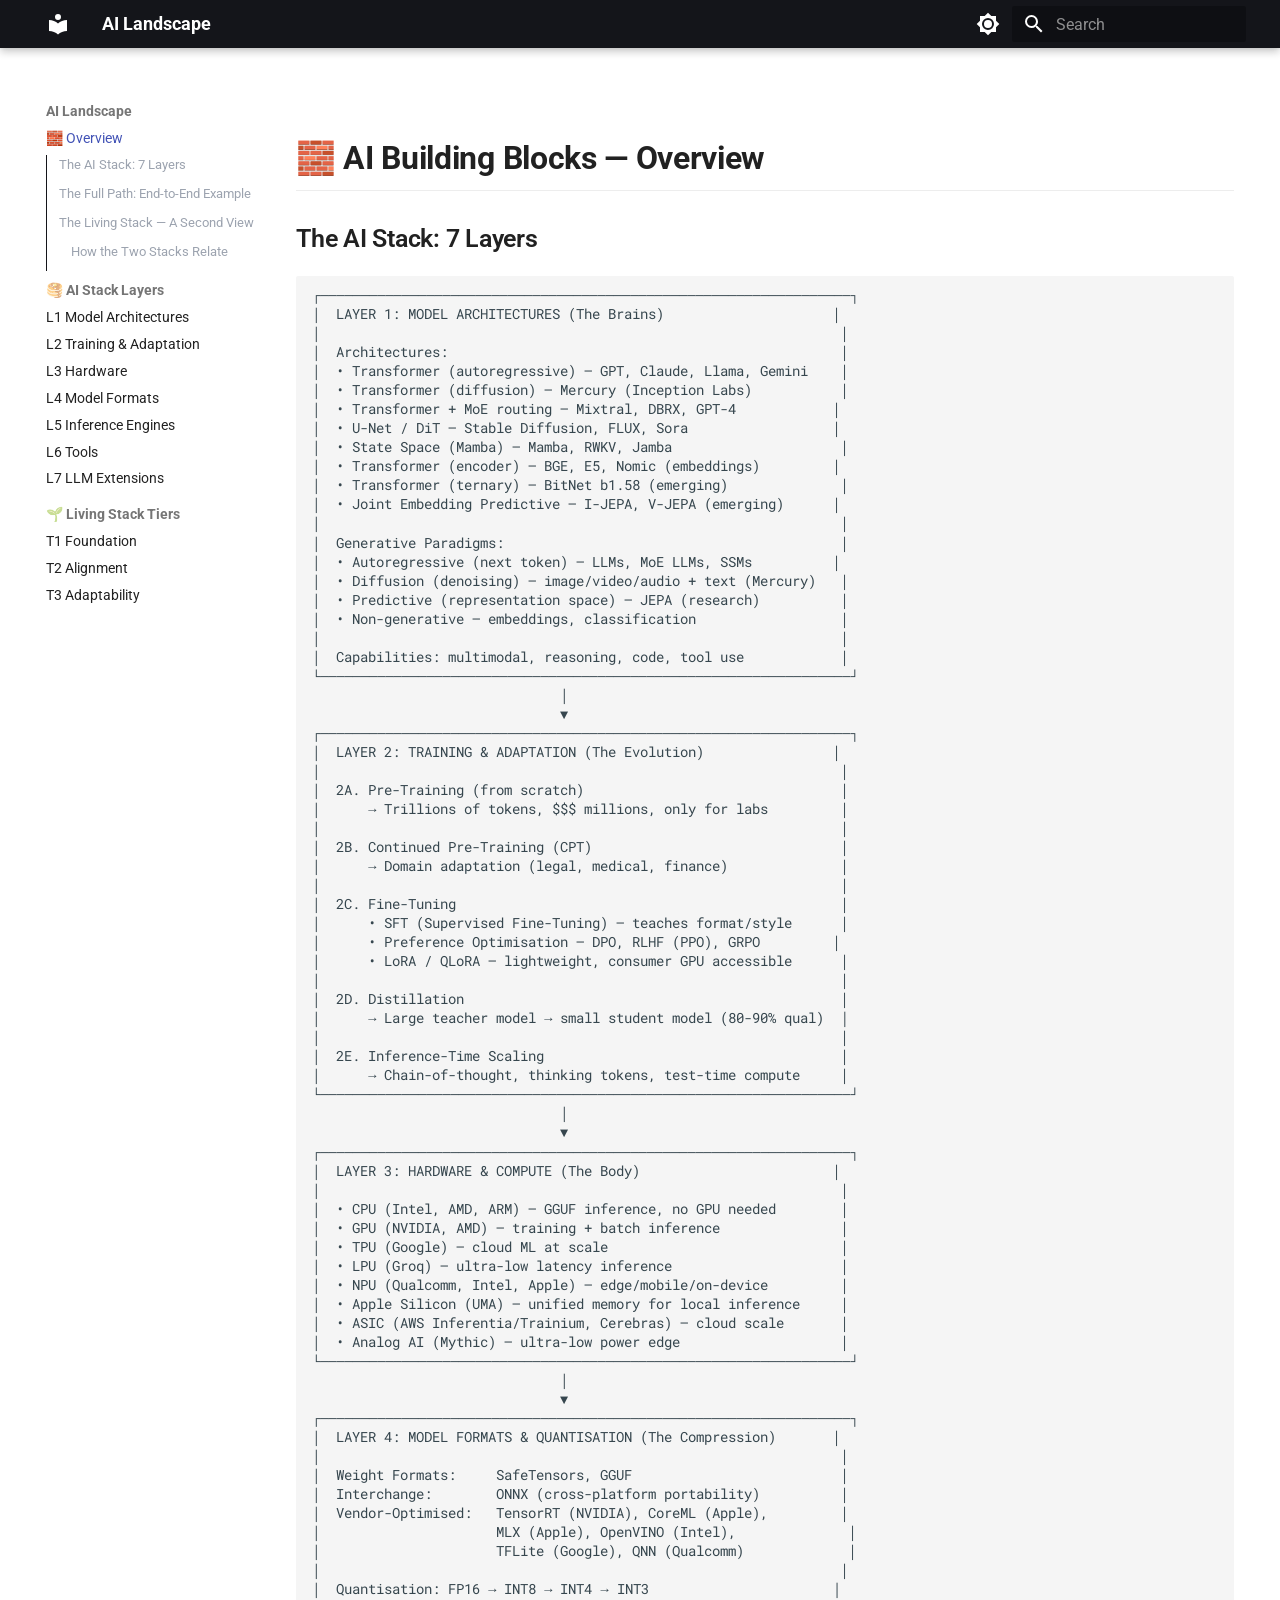
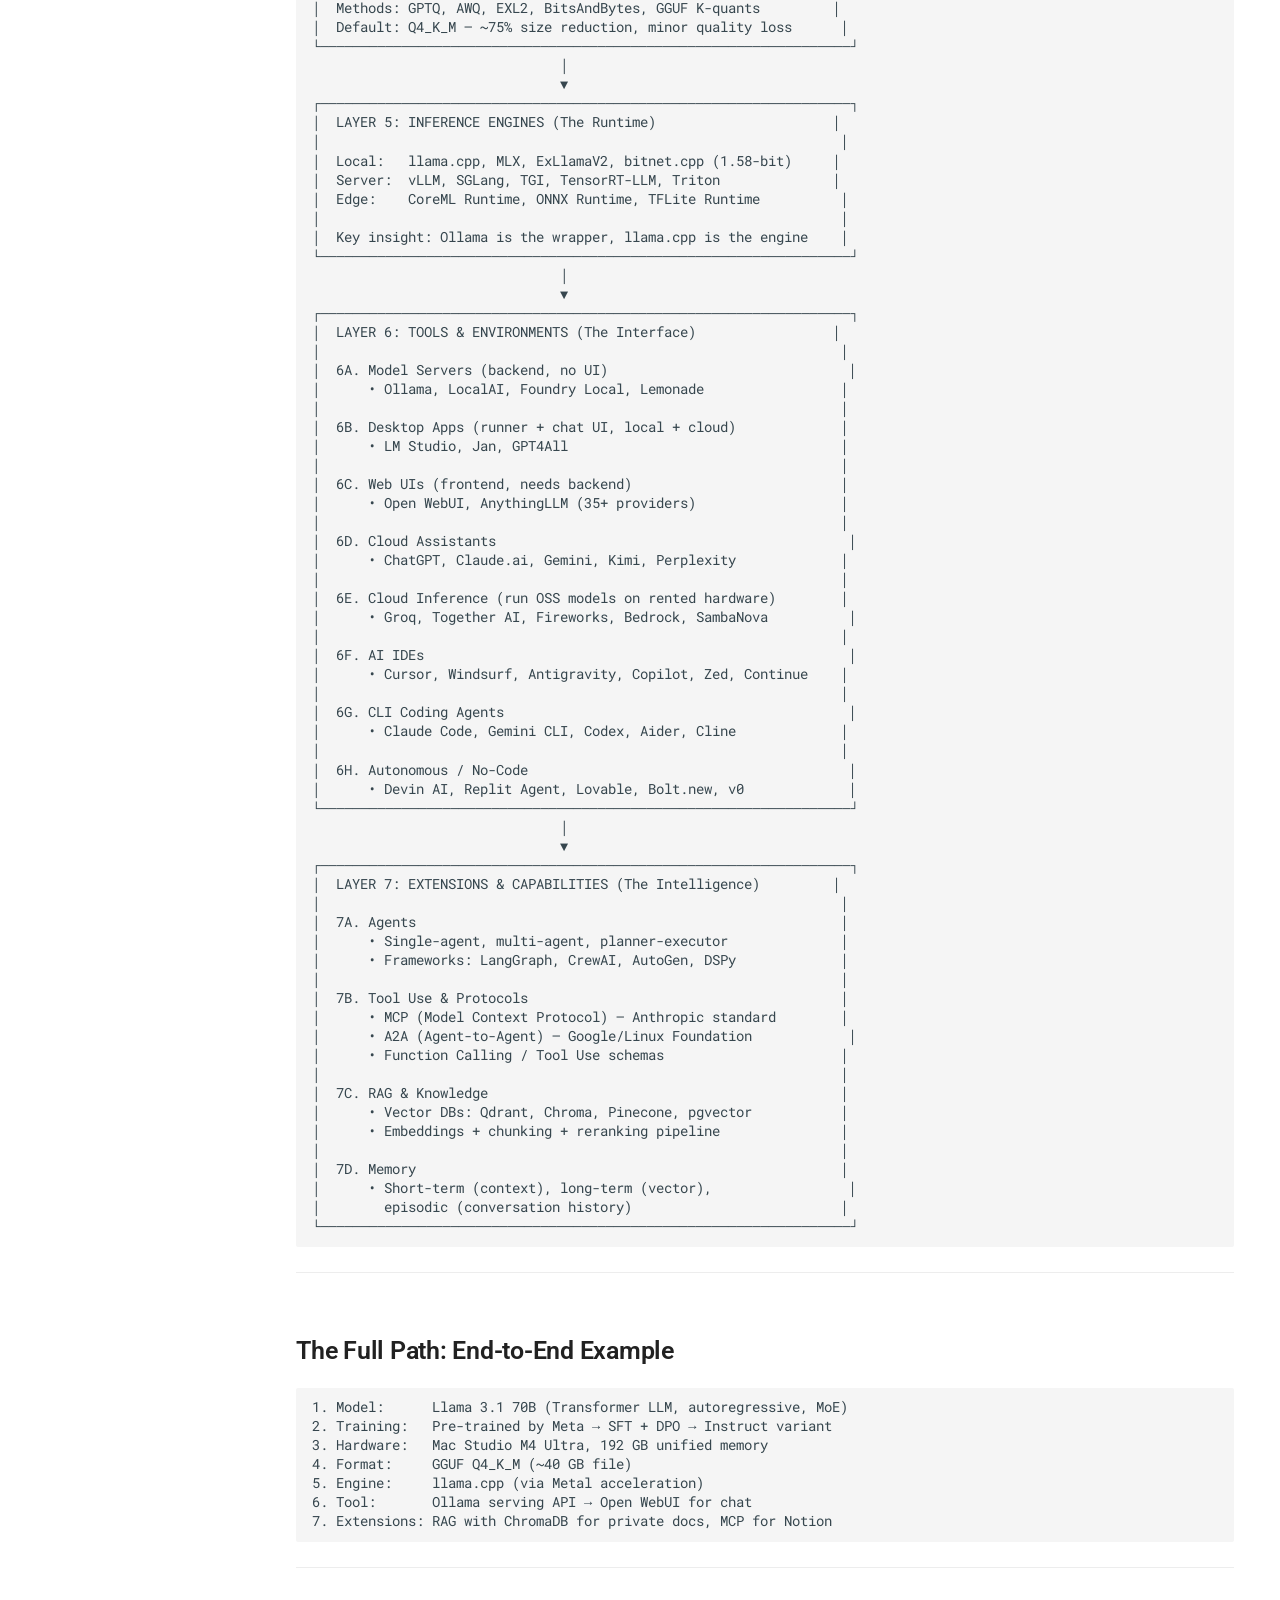
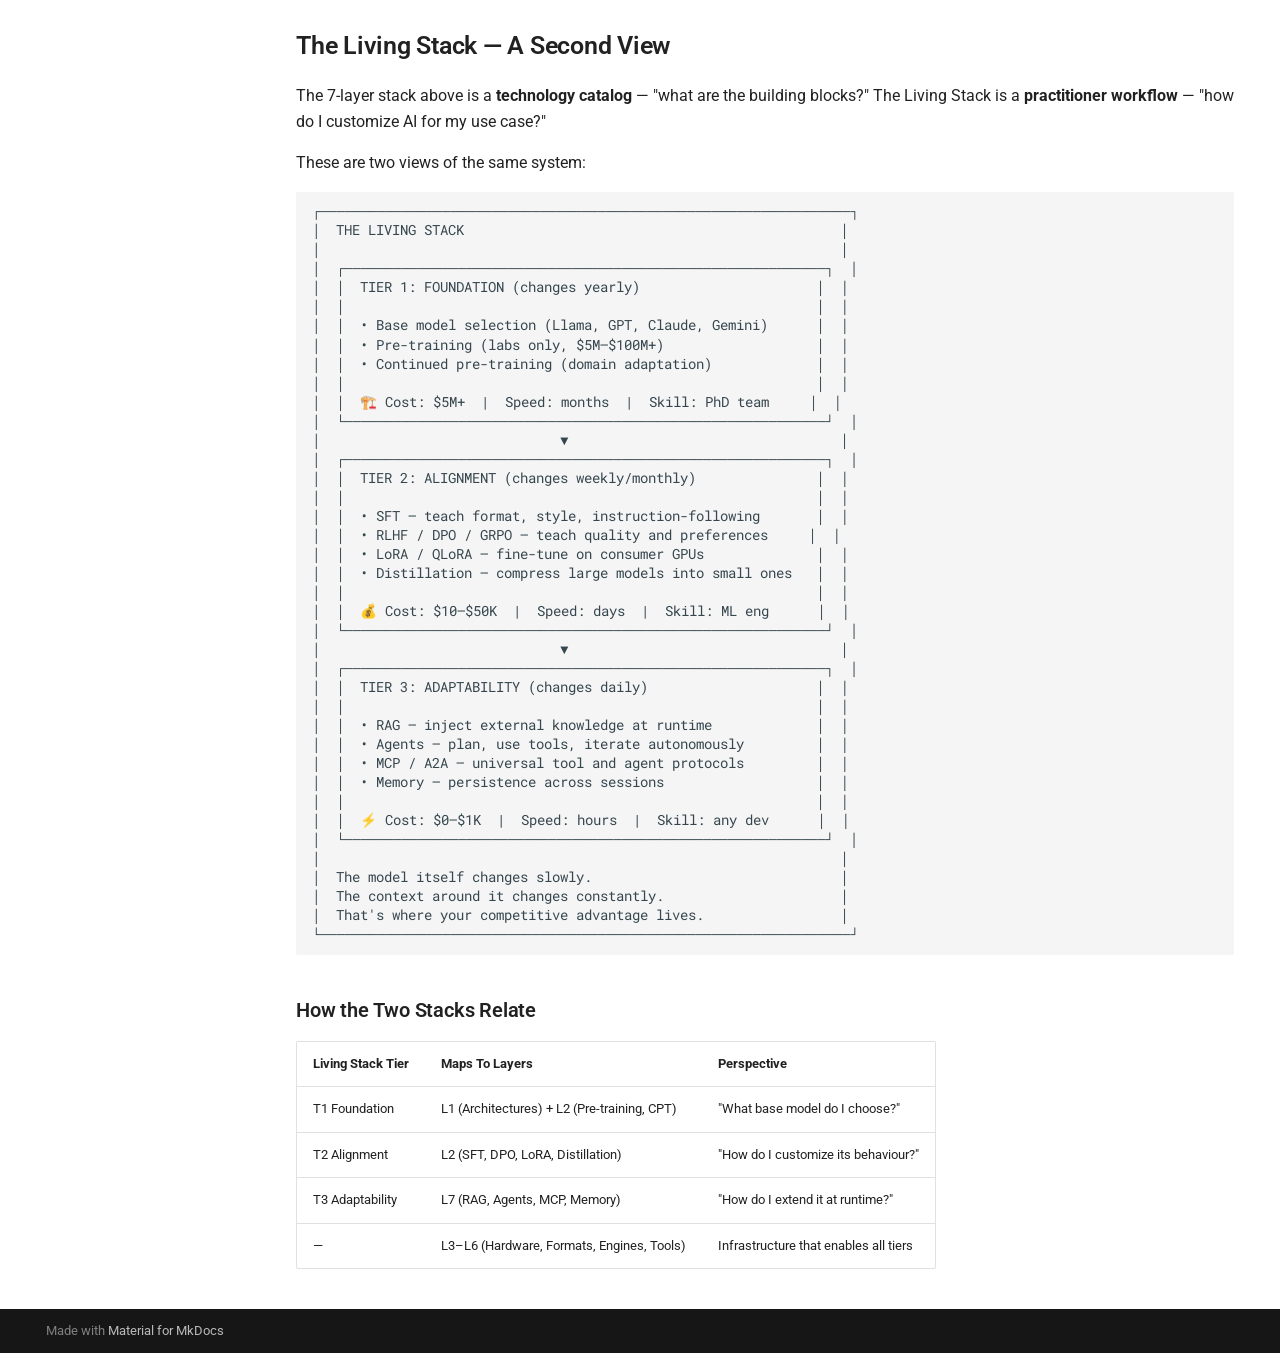
<file: index.html>
<!doctype html>
<html lang="en" class="no-js">
  <head>
    
      <meta charset="utf-8">
      <meta name="viewport" content="width=device-width,initial-scale=1">
      
        <meta name="description" content="Documentation for AI architectures, tools, and foundations.">
      
      
      
        <link rel="canonical" href="https://jaojbls.github.io/ai-landscape/">
      
      
      
        <link rel="next" href="01-model-architectures/">
      
      
        
      
      
      <link rel="icon" href="assets/images/favicon.png">
      <meta name="generator" content="mkdocs-1.6.1, mkdocs-material-9.7.6">
    
    
      
        <title>AI Landscape</title>
      
    
    
      <link rel="stylesheet" href="assets/stylesheets/main.484c7ddc.min.css">
      
        
        <link rel="stylesheet" href="assets/stylesheets/palette.ab4e12ef.min.css">
      
      


    
    
      
    
    
      
        
        
        <link rel="preconnect" href="https://fonts.gstatic.com" crossorigin>
        <link rel="stylesheet" href="https://fonts.googleapis.com/css?family=Roboto:300,300i,400,400i,700,700i%7CRoboto+Mono:400,400i,700,700i&display=fallback">
        <style>:root{--md-text-font:"Roboto";--md-code-font:"Roboto Mono"}</style>
      
    
    
      <link rel="stylesheet" href="stylesheets/extra.css">
    
    <script>__md_scope=new URL(".",location),__md_hash=e=>[...e].reduce(((e,_)=>(e<<5)-e+_.charCodeAt(0)),0),__md_get=(e,_=localStorage,t=__md_scope)=>JSON.parse(_.getItem(t.pathname+"."+e)),__md_set=(e,_,t=localStorage,a=__md_scope)=>{try{t.setItem(a.pathname+"."+e,JSON.stringify(_))}catch(e){}}</script>
    
      

    
    
  </head>
  
  
    
    
      
    
    
    
    
    <body dir="ltr" data-md-color-scheme="default" data-md-color-primary="black" data-md-color-accent="grey">
  
    
    <input class="md-toggle" data-md-toggle="drawer" type="checkbox" id="__drawer" autocomplete="off">
    <input class="md-toggle" data-md-toggle="search" type="checkbox" id="__search" autocomplete="off">
    <label class="md-overlay" for="__drawer"></label>
    <div data-md-component="skip">
      
        
        <a href="#ai-building-blocks-overview" class="md-skip">
          Skip to content
        </a>
      
    </div>
    <div data-md-component="announce">
      
    </div>
    
    
      

  

<header class="md-header md-header--shadow" data-md-component="header">
  <nav class="md-header__inner md-grid" aria-label="Header">
    <a href="." title="AI Landscape" class="md-header__button md-logo" aria-label="AI Landscape" data-md-component="logo">
      
  
  <svg xmlns="http://www.w3.org/2000/svg" viewBox="0 0 24 24"><path d="M12 8a3 3 0 0 0 3-3 3 3 0 0 0-3-3 3 3 0 0 0-3 3 3 3 0 0 0 3 3m0 3.54C9.64 9.35 6.5 8 3 8v11c3.5 0 6.64 1.35 9 3.54 2.36-2.19 5.5-3.54 9-3.54V8c-3.5 0-6.64 1.35-9 3.54"/></svg>

    </a>
    <label class="md-header__button md-icon" for="__drawer">
      
      <svg xmlns="http://www.w3.org/2000/svg" viewBox="0 0 24 24"><path d="M3 6h18v2H3zm0 5h18v2H3zm0 5h18v2H3z"/></svg>
    </label>
    <div class="md-header__title" data-md-component="header-title">
      <div class="md-header__ellipsis">
        <div class="md-header__topic">
          <span class="md-ellipsis">
            AI Landscape
          </span>
        </div>
        <div class="md-header__topic" data-md-component="header-topic">
          <span class="md-ellipsis">
            
              🧱 Overview
            
          </span>
        </div>
      </div>
    </div>
    
      
        <form class="md-header__option" data-md-component="palette">
  
    
    
    
    <input class="md-option" data-md-color-media="" data-md-color-scheme="default" data-md-color-primary="black" data-md-color-accent="grey"  aria-label="Switch to dark mode"  type="radio" name="__palette" id="__palette_0">
    
      <label class="md-header__button md-icon" title="Switch to dark mode" for="__palette_1" hidden>
        <svg xmlns="http://www.w3.org/2000/svg" viewBox="0 0 24 24"><path d="M12 8a4 4 0 0 0-4 4 4 4 0 0 0 4 4 4 4 0 0 0 4-4 4 4 0 0 0-4-4m0 10a6 6 0 0 1-6-6 6 6 0 0 1 6-6 6 6 0 0 1 6 6 6 6 0 0 1-6 6m8-9.31V4h-4.69L12 .69 8.69 4H4v4.69L.69 12 4 15.31V20h4.69L12 23.31 15.31 20H20v-4.69L23.31 12z"/></svg>
      </label>
    
  
    
    
    
    <input class="md-option" data-md-color-media="" data-md-color-scheme="slate" data-md-color-primary="black" data-md-color-accent="grey"  aria-label="Switch to light mode"  type="radio" name="__palette" id="__palette_1">
    
      <label class="md-header__button md-icon" title="Switch to light mode" for="__palette_0" hidden>
        <svg xmlns="http://www.w3.org/2000/svg" viewBox="0 0 24 24"><path d="M12 18c-.89 0-1.74-.2-2.5-.55C11.56 16.5 13 14.42 13 12s-1.44-4.5-3.5-5.45C10.26 6.2 11.11 6 12 6a6 6 0 0 1 6 6 6 6 0 0 1-6 6m8-9.31V4h-4.69L12 .69 8.69 4H4v4.69L.69 12 4 15.31V20h4.69L12 23.31 15.31 20H20v-4.69L23.31 12z"/></svg>
      </label>
    
  
</form>
      
    
    
      <script>var palette=__md_get("__palette");if(palette&&palette.color){if("(prefers-color-scheme)"===palette.color.media){var media=matchMedia("(prefers-color-scheme: light)"),input=document.querySelector(media.matches?"[data-md-color-media='(prefers-color-scheme: light)']":"[data-md-color-media='(prefers-color-scheme: dark)']");palette.color.media=input.getAttribute("data-md-color-media"),palette.color.scheme=input.getAttribute("data-md-color-scheme"),palette.color.primary=input.getAttribute("data-md-color-primary"),palette.color.accent=input.getAttribute("data-md-color-accent")}for(var[key,value]of Object.entries(palette.color))document.body.setAttribute("data-md-color-"+key,value)}</script>
    
    
    
      
      
        <label class="md-header__button md-icon" for="__search">
          
          <svg xmlns="http://www.w3.org/2000/svg" viewBox="0 0 24 24"><path d="M9.5 3A6.5 6.5 0 0 1 16 9.5c0 1.61-.59 3.09-1.56 4.23l.27.27h.79l5 5-1.5 1.5-5-5v-.79l-.27-.27A6.52 6.52 0 0 1 9.5 16 6.5 6.5 0 0 1 3 9.5 6.5 6.5 0 0 1 9.5 3m0 2C7 5 5 7 5 9.5S7 14 9.5 14 14 12 14 9.5 12 5 9.5 5"/></svg>
        </label>
        <div class="md-search" data-md-component="search" role="dialog">
  <label class="md-search__overlay" for="__search"></label>
  <div class="md-search__inner" role="search">
    <form class="md-search__form" name="search">
      <input type="text" class="md-search__input" name="query" aria-label="Search" placeholder="Search" autocapitalize="off" autocorrect="off" autocomplete="off" spellcheck="false" data-md-component="search-query" required>
      <label class="md-search__icon md-icon" for="__search">
        
        <svg xmlns="http://www.w3.org/2000/svg" viewBox="0 0 24 24"><path d="M9.5 3A6.5 6.5 0 0 1 16 9.5c0 1.61-.59 3.09-1.56 4.23l.27.27h.79l5 5-1.5 1.5-5-5v-.79l-.27-.27A6.52 6.52 0 0 1 9.5 16 6.5 6.5 0 0 1 3 9.5 6.5 6.5 0 0 1 9.5 3m0 2C7 5 5 7 5 9.5S7 14 9.5 14 14 12 14 9.5 12 5 9.5 5"/></svg>
        
        <svg xmlns="http://www.w3.org/2000/svg" viewBox="0 0 24 24"><path d="M20 11v2H8l5.5 5.5-1.42 1.42L4.16 12l7.92-7.92L13.5 5.5 8 11z"/></svg>
      </label>
      <nav class="md-search__options" aria-label="Search">
        
        <button type="reset" class="md-search__icon md-icon" title="Clear" aria-label="Clear" tabindex="-1">
          
          <svg xmlns="http://www.w3.org/2000/svg" viewBox="0 0 24 24"><path d="M19 6.41 17.59 5 12 10.59 6.41 5 5 6.41 10.59 12 5 17.59 6.41 19 12 13.41 17.59 19 19 17.59 13.41 12z"/></svg>
        </button>
      </nav>
      
        <div class="md-search__suggest" data-md-component="search-suggest"></div>
      
    </form>
    <div class="md-search__output">
      <div class="md-search__scrollwrap" tabindex="0" data-md-scrollfix>
        <div class="md-search-result" data-md-component="search-result">
          <div class="md-search-result__meta">
            Initializing search
          </div>
          <ol class="md-search-result__list" role="presentation"></ol>
        </div>
      </div>
    </div>
  </div>
</div>
      
    
    
  </nav>
  
</header>
    
    <div class="md-container" data-md-component="container">
      
      
        
          
        
      
      <main class="md-main" data-md-component="main">
        <div class="md-main__inner md-grid">
          
            
              
              <div class="md-sidebar md-sidebar--primary" data-md-component="sidebar" data-md-type="navigation" >
                <div class="md-sidebar__scrollwrap">
                  <div class="md-sidebar__inner">
                    



  

<nav class="md-nav md-nav--primary md-nav--integrated" aria-label="Navigation" data-md-level="0">
  <label class="md-nav__title" for="__drawer">
    <a href="." title="AI Landscape" class="md-nav__button md-logo" aria-label="AI Landscape" data-md-component="logo">
      
  
  <svg xmlns="http://www.w3.org/2000/svg" viewBox="0 0 24 24"><path d="M12 8a3 3 0 0 0 3-3 3 3 0 0 0-3-3 3 3 0 0 0-3 3 3 3 0 0 0 3 3m0 3.54C9.64 9.35 6.5 8 3 8v11c3.5 0 6.64 1.35 9 3.54 2.36-2.19 5.5-3.54 9-3.54V8c-3.5 0-6.64 1.35-9 3.54"/></svg>

    </a>
    AI Landscape
  </label>
  
  <ul class="md-nav__list" data-md-scrollfix>
    
      
      
  
  
    
  
  
  
    <li class="md-nav__item md-nav__item--active">
      
      <input class="md-nav__toggle md-toggle" type="checkbox" id="__toc">
      
      
        
      
      
        <label class="md-nav__link md-nav__link--active" for="__toc">
          
  
  
  <span class="md-ellipsis">
    
  
    🧱 Overview
  

    
  </span>
  
  

          <span class="md-nav__icon md-icon"></span>
        </label>
      
      <a href="." class="md-nav__link md-nav__link--active">
        
  
  
  <span class="md-ellipsis">
    
  
    🧱 Overview
  

    
  </span>
  
  

      </a>
      
        

<nav class="md-nav md-nav--secondary" aria-label="Table of contents">
  
  
  
    
  
  
    <label class="md-nav__title" for="__toc">
      <span class="md-nav__icon md-icon"></span>
      Table of contents
    </label>
    <ul class="md-nav__list" data-md-component="toc" data-md-scrollfix>
      
        <li class="md-nav__item">
  <a href="#the-ai-stack-7-layers" class="md-nav__link">
    <span class="md-ellipsis">
      
        The AI Stack: 7 Layers
      
    </span>
  </a>
  
</li>
      
        <li class="md-nav__item">
  <a href="#the-full-path-end-to-end-example" class="md-nav__link">
    <span class="md-ellipsis">
      
        The Full Path: End-to-End Example
      
    </span>
  </a>
  
</li>
      
        <li class="md-nav__item">
  <a href="#the-living-stack-a-second-view" class="md-nav__link">
    <span class="md-ellipsis">
      
        The Living Stack — A Second View
      
    </span>
  </a>
  
    <nav class="md-nav" aria-label="The Living Stack — A Second View">
      <ul class="md-nav__list">
        
          <li class="md-nav__item">
  <a href="#how-the-two-stacks-relate" class="md-nav__link">
    <span class="md-ellipsis">
      
        How the Two Stacks Relate
      
    </span>
  </a>
  
</li>
        
      </ul>
    </nav>
  
</li>
      
    </ul>
  
</nav>
      
    </li>
  

    
      
      
  
  
  
  
    
    
    
    
      
        
        
      
    
    
    <li class="md-nav__item md-nav__item--section md-nav__item--nested">
      
        
        
        <input class="md-nav__toggle md-toggle " type="checkbox" id="__nav_2" >
        
          
          <label class="md-nav__link" for="__nav_2" id="__nav_2_label" tabindex="">
            
  
  
  <span class="md-ellipsis">
    
  
    🥞 AI Stack Layers
  

    
  </span>
  
  

            <span class="md-nav__icon md-icon"></span>
          </label>
        
        <nav class="md-nav" data-md-level="1" aria-labelledby="__nav_2_label" aria-expanded="false">
          <label class="md-nav__title" for="__nav_2">
            <span class="md-nav__icon md-icon"></span>
            
  
    🥞 AI Stack Layers
  

          </label>
          <ul class="md-nav__list" data-md-scrollfix>
            
              
                
  
  
  
  
    <li class="md-nav__item">
      <a href="01-model-architectures/" class="md-nav__link">
        
  
  
  <span class="md-ellipsis">
    
  
    L1 Model Architectures
  

    
  </span>
  
  

      </a>
    </li>
  

              
            
              
                
  
  
  
  
    <li class="md-nav__item">
      <a href="02-training-adaptation/" class="md-nav__link">
        
  
  
  <span class="md-ellipsis">
    
  
    L2 Training & Adaptation
  

    
  </span>
  
  

      </a>
    </li>
  

              
            
              
                
  
  
  
  
    <li class="md-nav__item">
      <a href="03-hardware/" class="md-nav__link">
        
  
  
  <span class="md-ellipsis">
    
  
    L3 Hardware
  

    
  </span>
  
  

      </a>
    </li>
  

              
            
              
                
  
  
  
  
    <li class="md-nav__item">
      <a href="04-model-formats/" class="md-nav__link">
        
  
  
  <span class="md-ellipsis">
    
  
    L4 Model Formats
  

    
  </span>
  
  

      </a>
    </li>
  

              
            
              
                
  
  
  
  
    <li class="md-nav__item">
      <a href="05-inference-engines/" class="md-nav__link">
        
  
  
  <span class="md-ellipsis">
    
  
    L5 Inference Engines
  

    
  </span>
  
  

      </a>
    </li>
  

              
            
              
                
  
  
  
  
    <li class="md-nav__item">
      <a href="06-tools/" class="md-nav__link">
        
  
  
  <span class="md-ellipsis">
    
  
    L6 Tools
  

    
  </span>
  
  

      </a>
    </li>
  

              
            
              
                
  
  
  
  
    <li class="md-nav__item">
      <a href="07-llm-extensions/" class="md-nav__link">
        
  
  
  <span class="md-ellipsis">
    
  
    L7 LLM Extensions
  

    
  </span>
  
  

      </a>
    </li>
  

              
            
          </ul>
        </nav>
      
    </li>
  

    
      
      
  
  
  
  
    
    
    
    
      
        
        
      
    
    
    <li class="md-nav__item md-nav__item--section md-nav__item--nested">
      
        
        
        <input class="md-nav__toggle md-toggle " type="checkbox" id="__nav_3" >
        
          
          <label class="md-nav__link" for="__nav_3" id="__nav_3_label" tabindex="">
            
  
  
  <span class="md-ellipsis">
    
  
    🌱 Living Stack Tiers
  

    
  </span>
  
  

            <span class="md-nav__icon md-icon"></span>
          </label>
        
        <nav class="md-nav" data-md-level="1" aria-labelledby="__nav_3_label" aria-expanded="false">
          <label class="md-nav__title" for="__nav_3">
            <span class="md-nav__icon md-icon"></span>
            
  
    🌱 Living Stack Tiers
  

          </label>
          <ul class="md-nav__list" data-md-scrollfix>
            
              
                
  
  
  
  
    <li class="md-nav__item">
      <a href="L1-foundation/" class="md-nav__link">
        
  
  
  <span class="md-ellipsis">
    
  
    T1 Foundation
  

    
  </span>
  
  

      </a>
    </li>
  

              
            
              
                
  
  
  
  
    <li class="md-nav__item">
      <a href="L2-alignment/" class="md-nav__link">
        
  
  
  <span class="md-ellipsis">
    
  
    T2 Alignment
  

    
  </span>
  
  

      </a>
    </li>
  

              
            
              
                
  
  
  
  
    <li class="md-nav__item">
      <a href="L3-adaptability/" class="md-nav__link">
        
  
  
  <span class="md-ellipsis">
    
  
    T3 Adaptability
  

    
  </span>
  
  

      </a>
    </li>
  

              
            
          </ul>
        </nav>
      
    </li>
  

    
  </ul>
</nav>
                  </div>
                </div>
              </div>
            
            
          
          
            <div class="md-content" data-md-component="content">
              
              <article class="md-content__inner md-typeset">
                
                  



<h1 id="ai-building-blocks-overview">🧱 AI Building Blocks — Overview<a class="headerlink" href="#ai-building-blocks-overview" title="Permanent link">&para;</a></h1>
<h2 id="the-ai-stack-7-layers">The AI Stack: 7 Layers<a class="headerlink" href="#the-ai-stack-7-layers" title="Permanent link">&para;</a></h2>
<div class="highlight"><pre><span></span><code><a id="__codelineno-0-1" name="__codelineno-0-1" href="#__codelineno-0-1"></a>┌─────────────────────────────────────────────────────────────────┐
<a id="__codelineno-0-2" name="__codelineno-0-2" href="#__codelineno-0-2"></a>│  LAYER 1: MODEL ARCHITECTURES (The Brains)                     │
<a id="__codelineno-0-3" name="__codelineno-0-3" href="#__codelineno-0-3"></a>│                                                                 │
<a id="__codelineno-0-4" name="__codelineno-0-4" href="#__codelineno-0-4"></a>│  Architectures:                                                 │
<a id="__codelineno-0-5" name="__codelineno-0-5" href="#__codelineno-0-5"></a>│  • Transformer (autoregressive) — GPT, Claude, Llama, Gemini    │
<a id="__codelineno-0-6" name="__codelineno-0-6" href="#__codelineno-0-6"></a>│  • Transformer (diffusion) — Mercury (Inception Labs)           │
<a id="__codelineno-0-7" name="__codelineno-0-7" href="#__codelineno-0-7"></a>│  • Transformer + MoE routing — Mixtral, DBRX, GPT-4            │
<a id="__codelineno-0-8" name="__codelineno-0-8" href="#__codelineno-0-8"></a>│  • U-Net / DiT — Stable Diffusion, FLUX, Sora                  │
<a id="__codelineno-0-9" name="__codelineno-0-9" href="#__codelineno-0-9"></a>│  • State Space (Mamba) — Mamba, RWKV, Jamba                     │
<a id="__codelineno-0-10" name="__codelineno-0-10" href="#__codelineno-0-10"></a>│  • Transformer (encoder) — BGE, E5, Nomic (embeddings)         │
<a id="__codelineno-0-11" name="__codelineno-0-11" href="#__codelineno-0-11"></a>│  • Transformer (ternary) — BitNet b1.58 (emerging)              │
<a id="__codelineno-0-12" name="__codelineno-0-12" href="#__codelineno-0-12"></a>│  • Joint Embedding Predictive — I-JEPA, V-JEPA (emerging)      │
<a id="__codelineno-0-13" name="__codelineno-0-13" href="#__codelineno-0-13"></a>│                                                                 │
<a id="__codelineno-0-14" name="__codelineno-0-14" href="#__codelineno-0-14"></a>│  Generative Paradigms:                                          │
<a id="__codelineno-0-15" name="__codelineno-0-15" href="#__codelineno-0-15"></a>│  • Autoregressive (next token) — LLMs, MoE LLMs, SSMs          │
<a id="__codelineno-0-16" name="__codelineno-0-16" href="#__codelineno-0-16"></a>│  • Diffusion (denoising) — image/video/audio + text (Mercury)   │
<a id="__codelineno-0-17" name="__codelineno-0-17" href="#__codelineno-0-17"></a>│  • Predictive (representation space) — JEPA (research)          │
<a id="__codelineno-0-18" name="__codelineno-0-18" href="#__codelineno-0-18"></a>│  • Non-generative — embeddings, classification                  │
<a id="__codelineno-0-19" name="__codelineno-0-19" href="#__codelineno-0-19"></a>│                                                                 │
<a id="__codelineno-0-20" name="__codelineno-0-20" href="#__codelineno-0-20"></a>│  Capabilities: multimodal, reasoning, code, tool use            │
<a id="__codelineno-0-21" name="__codelineno-0-21" href="#__codelineno-0-21"></a>└─────────────────────────────────────────────────────────────────┘
<a id="__codelineno-0-22" name="__codelineno-0-22" href="#__codelineno-0-22"></a>                               │
<a id="__codelineno-0-23" name="__codelineno-0-23" href="#__codelineno-0-23"></a>                               ▼
<a id="__codelineno-0-24" name="__codelineno-0-24" href="#__codelineno-0-24"></a>┌─────────────────────────────────────────────────────────────────┐
<a id="__codelineno-0-25" name="__codelineno-0-25" href="#__codelineno-0-25"></a>│  LAYER 2: TRAINING &amp; ADAPTATION (The Evolution)                │
<a id="__codelineno-0-26" name="__codelineno-0-26" href="#__codelineno-0-26"></a>│                                                                 │
<a id="__codelineno-0-27" name="__codelineno-0-27" href="#__codelineno-0-27"></a>│  2A. Pre-Training (from scratch)                                │
<a id="__codelineno-0-28" name="__codelineno-0-28" href="#__codelineno-0-28"></a>│      → Trillions of tokens, $$$ millions, only for labs         │
<a id="__codelineno-0-29" name="__codelineno-0-29" href="#__codelineno-0-29"></a>│                                                                 │
<a id="__codelineno-0-30" name="__codelineno-0-30" href="#__codelineno-0-30"></a>│  2B. Continued Pre-Training (CPT)                               │
<a id="__codelineno-0-31" name="__codelineno-0-31" href="#__codelineno-0-31"></a>│      → Domain adaptation (legal, medical, finance)              │
<a id="__codelineno-0-32" name="__codelineno-0-32" href="#__codelineno-0-32"></a>│                                                                 │
<a id="__codelineno-0-33" name="__codelineno-0-33" href="#__codelineno-0-33"></a>│  2C. Fine-Tuning                                                │
<a id="__codelineno-0-34" name="__codelineno-0-34" href="#__codelineno-0-34"></a>│      • SFT (Supervised Fine-Tuning) — teaches format/style      │
<a id="__codelineno-0-35" name="__codelineno-0-35" href="#__codelineno-0-35"></a>│      • Preference Optimisation — DPO, RLHF (PPO), GRPO         │
<a id="__codelineno-0-36" name="__codelineno-0-36" href="#__codelineno-0-36"></a>│      • LoRA / QLoRA — lightweight, consumer GPU accessible      │
<a id="__codelineno-0-37" name="__codelineno-0-37" href="#__codelineno-0-37"></a>│                                                                 │
<a id="__codelineno-0-38" name="__codelineno-0-38" href="#__codelineno-0-38"></a>│  2D. Distillation                                               │
<a id="__codelineno-0-39" name="__codelineno-0-39" href="#__codelineno-0-39"></a>│      → Large teacher model → small student model (80-90% qual)  │
<a id="__codelineno-0-40" name="__codelineno-0-40" href="#__codelineno-0-40"></a>│                                                                 │
<a id="__codelineno-0-41" name="__codelineno-0-41" href="#__codelineno-0-41"></a>│  2E. Inference-Time Scaling                                     │
<a id="__codelineno-0-42" name="__codelineno-0-42" href="#__codelineno-0-42"></a>│      → Chain-of-thought, thinking tokens, test-time compute     │
<a id="__codelineno-0-43" name="__codelineno-0-43" href="#__codelineno-0-43"></a>└─────────────────────────────────────────────────────────────────┘
<a id="__codelineno-0-44" name="__codelineno-0-44" href="#__codelineno-0-44"></a>                               │
<a id="__codelineno-0-45" name="__codelineno-0-45" href="#__codelineno-0-45"></a>                               ▼
<a id="__codelineno-0-46" name="__codelineno-0-46" href="#__codelineno-0-46"></a>┌─────────────────────────────────────────────────────────────────┐
<a id="__codelineno-0-47" name="__codelineno-0-47" href="#__codelineno-0-47"></a>│  LAYER 3: HARDWARE &amp; COMPUTE (The Body)                        │
<a id="__codelineno-0-48" name="__codelineno-0-48" href="#__codelineno-0-48"></a>│                                                                 │
<a id="__codelineno-0-49" name="__codelineno-0-49" href="#__codelineno-0-49"></a>│  • CPU (Intel, AMD, ARM) — GGUF inference, no GPU needed        │
<a id="__codelineno-0-50" name="__codelineno-0-50" href="#__codelineno-0-50"></a>│  • GPU (NVIDIA, AMD) — training + batch inference               │
<a id="__codelineno-0-51" name="__codelineno-0-51" href="#__codelineno-0-51"></a>│  • TPU (Google) — cloud ML at scale                             │
<a id="__codelineno-0-52" name="__codelineno-0-52" href="#__codelineno-0-52"></a>│  • LPU (Groq) — ultra-low latency inference                     │
<a id="__codelineno-0-53" name="__codelineno-0-53" href="#__codelineno-0-53"></a>│  • NPU (Qualcomm, Intel, Apple) — edge/mobile/on-device         │
<a id="__codelineno-0-54" name="__codelineno-0-54" href="#__codelineno-0-54"></a>│  • Apple Silicon (UMA) — unified memory for local inference     │
<a id="__codelineno-0-55" name="__codelineno-0-55" href="#__codelineno-0-55"></a>│  • ASIC (AWS Inferentia/Trainium, Cerebras) — cloud scale       │
<a id="__codelineno-0-56" name="__codelineno-0-56" href="#__codelineno-0-56"></a>│  • Analog AI (Mythic) — ultra-low power edge                    │
<a id="__codelineno-0-57" name="__codelineno-0-57" href="#__codelineno-0-57"></a>└─────────────────────────────────────────────────────────────────┘
<a id="__codelineno-0-58" name="__codelineno-0-58" href="#__codelineno-0-58"></a>                               │
<a id="__codelineno-0-59" name="__codelineno-0-59" href="#__codelineno-0-59"></a>                               ▼
<a id="__codelineno-0-60" name="__codelineno-0-60" href="#__codelineno-0-60"></a>┌─────────────────────────────────────────────────────────────────┐
<a id="__codelineno-0-61" name="__codelineno-0-61" href="#__codelineno-0-61"></a>│  LAYER 4: MODEL FORMATS &amp; QUANTISATION (The Compression)       │
<a id="__codelineno-0-62" name="__codelineno-0-62" href="#__codelineno-0-62"></a>│                                                                 │
<a id="__codelineno-0-63" name="__codelineno-0-63" href="#__codelineno-0-63"></a>│  Weight Formats:     SafeTensors, GGUF                          │
<a id="__codelineno-0-64" name="__codelineno-0-64" href="#__codelineno-0-64"></a>│  Interchange:        ONNX (cross-platform portability)          │
<a id="__codelineno-0-65" name="__codelineno-0-65" href="#__codelineno-0-65"></a>│  Vendor-Optimised:   TensorRT (NVIDIA), CoreML (Apple),         │
<a id="__codelineno-0-66" name="__codelineno-0-66" href="#__codelineno-0-66"></a>│                      MLX (Apple), OpenVINO (Intel),              │
<a id="__codelineno-0-67" name="__codelineno-0-67" href="#__codelineno-0-67"></a>│                      TFLite (Google), QNN (Qualcomm)             │
<a id="__codelineno-0-68" name="__codelineno-0-68" href="#__codelineno-0-68"></a>│                                                                 │
<a id="__codelineno-0-69" name="__codelineno-0-69" href="#__codelineno-0-69"></a>│  Quantisation: FP16 → INT8 → INT4 → INT3                       │
<a id="__codelineno-0-70" name="__codelineno-0-70" href="#__codelineno-0-70"></a>│  Methods: GPTQ, AWQ, EXL2, BitsAndBytes, GGUF K-quants         │
<a id="__codelineno-0-71" name="__codelineno-0-71" href="#__codelineno-0-71"></a>│  Default: Q4_K_M — ~75% size reduction, minor quality loss      │
<a id="__codelineno-0-72" name="__codelineno-0-72" href="#__codelineno-0-72"></a>└─────────────────────────────────────────────────────────────────┘
<a id="__codelineno-0-73" name="__codelineno-0-73" href="#__codelineno-0-73"></a>                               │
<a id="__codelineno-0-74" name="__codelineno-0-74" href="#__codelineno-0-74"></a>                               ▼
<a id="__codelineno-0-75" name="__codelineno-0-75" href="#__codelineno-0-75"></a>┌─────────────────────────────────────────────────────────────────┐
<a id="__codelineno-0-76" name="__codelineno-0-76" href="#__codelineno-0-76"></a>│  LAYER 5: INFERENCE ENGINES (The Runtime)                      │
<a id="__codelineno-0-77" name="__codelineno-0-77" href="#__codelineno-0-77"></a>│                                                                 │
<a id="__codelineno-0-78" name="__codelineno-0-78" href="#__codelineno-0-78"></a>│  Local:   llama.cpp, MLX, ExLlamaV2, bitnet.cpp (1.58-bit)     │
<a id="__codelineno-0-79" name="__codelineno-0-79" href="#__codelineno-0-79"></a>│  Server:  vLLM, SGLang, TGI, TensorRT-LLM, Triton              │
<a id="__codelineno-0-80" name="__codelineno-0-80" href="#__codelineno-0-80"></a>│  Edge:    CoreML Runtime, ONNX Runtime, TFLite Runtime          │
<a id="__codelineno-0-81" name="__codelineno-0-81" href="#__codelineno-0-81"></a>│                                                                 │
<a id="__codelineno-0-82" name="__codelineno-0-82" href="#__codelineno-0-82"></a>│  Key insight: Ollama is the wrapper, llama.cpp is the engine    │
<a id="__codelineno-0-83" name="__codelineno-0-83" href="#__codelineno-0-83"></a>└─────────────────────────────────────────────────────────────────┘
<a id="__codelineno-0-84" name="__codelineno-0-84" href="#__codelineno-0-84"></a>                               │
<a id="__codelineno-0-85" name="__codelineno-0-85" href="#__codelineno-0-85"></a>                               ▼
<a id="__codelineno-0-86" name="__codelineno-0-86" href="#__codelineno-0-86"></a>┌─────────────────────────────────────────────────────────────────┐
<a id="__codelineno-0-87" name="__codelineno-0-87" href="#__codelineno-0-87"></a>│  LAYER 6: TOOLS &amp; ENVIRONMENTS (The Interface)                 │
<a id="__codelineno-0-88" name="__codelineno-0-88" href="#__codelineno-0-88"></a>│                                                                 │
<a id="__codelineno-0-89" name="__codelineno-0-89" href="#__codelineno-0-89"></a>│  6A. Model Servers (backend, no UI)                              │
<a id="__codelineno-0-90" name="__codelineno-0-90" href="#__codelineno-0-90"></a>│      • Ollama, LocalAI, Foundry Local, Lemonade                 │
<a id="__codelineno-0-91" name="__codelineno-0-91" href="#__codelineno-0-91"></a>│                                                                 │
<a id="__codelineno-0-92" name="__codelineno-0-92" href="#__codelineno-0-92"></a>│  6B. Desktop Apps (runner + chat UI, local + cloud)             │
<a id="__codelineno-0-93" name="__codelineno-0-93" href="#__codelineno-0-93"></a>│      • LM Studio, Jan, GPT4All                                  │
<a id="__codelineno-0-94" name="__codelineno-0-94" href="#__codelineno-0-94"></a>│                                                                 │
<a id="__codelineno-0-95" name="__codelineno-0-95" href="#__codelineno-0-95"></a>│  6C. Web UIs (frontend, needs backend)                          │
<a id="__codelineno-0-96" name="__codelineno-0-96" href="#__codelineno-0-96"></a>│      • Open WebUI, AnythingLLM (35+ providers)                  │
<a id="__codelineno-0-97" name="__codelineno-0-97" href="#__codelineno-0-97"></a>│                                                                 │
<a id="__codelineno-0-98" name="__codelineno-0-98" href="#__codelineno-0-98"></a>│  6D. Cloud Assistants                                            │
<a id="__codelineno-0-99" name="__codelineno-0-99" href="#__codelineno-0-99"></a>│      • ChatGPT, Claude.ai, Gemini, Kimi, Perplexity             │
<a id="__codelineno-0-100" name="__codelineno-0-100" href="#__codelineno-0-100"></a>│                                                                 │
<a id="__codelineno-0-101" name="__codelineno-0-101" href="#__codelineno-0-101"></a>│  6E. Cloud Inference (run OSS models on rented hardware)        │
<a id="__codelineno-0-102" name="__codelineno-0-102" href="#__codelineno-0-102"></a>│      • Groq, Together AI, Fireworks, Bedrock, SambaNova          │
<a id="__codelineno-0-103" name="__codelineno-0-103" href="#__codelineno-0-103"></a>│                                                                 │
<a id="__codelineno-0-104" name="__codelineno-0-104" href="#__codelineno-0-104"></a>│  6F. AI IDEs                                                     │
<a id="__codelineno-0-105" name="__codelineno-0-105" href="#__codelineno-0-105"></a>│      • Cursor, Windsurf, Antigravity, Copilot, Zed, Continue    │
<a id="__codelineno-0-106" name="__codelineno-0-106" href="#__codelineno-0-106"></a>│                                                                 │
<a id="__codelineno-0-107" name="__codelineno-0-107" href="#__codelineno-0-107"></a>│  6G. CLI Coding Agents                                           │
<a id="__codelineno-0-108" name="__codelineno-0-108" href="#__codelineno-0-108"></a>│      • Claude Code, Gemini CLI, Codex, Aider, Cline             │
<a id="__codelineno-0-109" name="__codelineno-0-109" href="#__codelineno-0-109"></a>│                                                                 │
<a id="__codelineno-0-110" name="__codelineno-0-110" href="#__codelineno-0-110"></a>│  6H. Autonomous / No-Code                                        │
<a id="__codelineno-0-111" name="__codelineno-0-111" href="#__codelineno-0-111"></a>│      • Devin AI, Replit Agent, Lovable, Bolt.new, v0             │
<a id="__codelineno-0-112" name="__codelineno-0-112" href="#__codelineno-0-112"></a>└─────────────────────────────────────────────────────────────────┘
<a id="__codelineno-0-113" name="__codelineno-0-113" href="#__codelineno-0-113"></a>                               │
<a id="__codelineno-0-114" name="__codelineno-0-114" href="#__codelineno-0-114"></a>                               ▼
<a id="__codelineno-0-115" name="__codelineno-0-115" href="#__codelineno-0-115"></a>┌─────────────────────────────────────────────────────────────────┐
<a id="__codelineno-0-116" name="__codelineno-0-116" href="#__codelineno-0-116"></a>│  LAYER 7: EXTENSIONS &amp; CAPABILITIES (The Intelligence)         │
<a id="__codelineno-0-117" name="__codelineno-0-117" href="#__codelineno-0-117"></a>│                                                                 │
<a id="__codelineno-0-118" name="__codelineno-0-118" href="#__codelineno-0-118"></a>│  7A. Agents                                                     │
<a id="__codelineno-0-119" name="__codelineno-0-119" href="#__codelineno-0-119"></a>│      • Single-agent, multi-agent, planner-executor              │
<a id="__codelineno-0-120" name="__codelineno-0-120" href="#__codelineno-0-120"></a>│      • Frameworks: LangGraph, CrewAI, AutoGen, DSPy             │
<a id="__codelineno-0-121" name="__codelineno-0-121" href="#__codelineno-0-121"></a>│                                                                 │
<a id="__codelineno-0-122" name="__codelineno-0-122" href="#__codelineno-0-122"></a>│  7B. Tool Use &amp; Protocols                                       │
<a id="__codelineno-0-123" name="__codelineno-0-123" href="#__codelineno-0-123"></a>│      • MCP (Model Context Protocol) — Anthropic standard        │
<a id="__codelineno-0-124" name="__codelineno-0-124" href="#__codelineno-0-124"></a>│      • A2A (Agent-to-Agent) — Google/Linux Foundation            │
<a id="__codelineno-0-125" name="__codelineno-0-125" href="#__codelineno-0-125"></a>│      • Function Calling / Tool Use schemas                      │
<a id="__codelineno-0-126" name="__codelineno-0-126" href="#__codelineno-0-126"></a>│                                                                 │
<a id="__codelineno-0-127" name="__codelineno-0-127" href="#__codelineno-0-127"></a>│  7C. RAG &amp; Knowledge                                            │
<a id="__codelineno-0-128" name="__codelineno-0-128" href="#__codelineno-0-128"></a>│      • Vector DBs: Qdrant, Chroma, Pinecone, pgvector           │
<a id="__codelineno-0-129" name="__codelineno-0-129" href="#__codelineno-0-129"></a>│      • Embeddings + chunking + reranking pipeline               │
<a id="__codelineno-0-130" name="__codelineno-0-130" href="#__codelineno-0-130"></a>│                                                                 │
<a id="__codelineno-0-131" name="__codelineno-0-131" href="#__codelineno-0-131"></a>│  7D. Memory                                                     │
<a id="__codelineno-0-132" name="__codelineno-0-132" href="#__codelineno-0-132"></a>│      • Short-term (context), long-term (vector),                 │
<a id="__codelineno-0-133" name="__codelineno-0-133" href="#__codelineno-0-133"></a>│        episodic (conversation history)                          │
<a id="__codelineno-0-134" name="__codelineno-0-134" href="#__codelineno-0-134"></a>└─────────────────────────────────────────────────────────────────┘
</code></pre></div>
<hr />
<h2 id="the-full-path-end-to-end-example">The Full Path: End-to-End Example<a class="headerlink" href="#the-full-path-end-to-end-example" title="Permanent link">&para;</a></h2>
<div class="highlight"><pre><span></span><code><a id="__codelineno-1-1" name="__codelineno-1-1" href="#__codelineno-1-1"></a>1. Model:      Llama 3.1 70B (Transformer LLM, autoregressive, MoE)
<a id="__codelineno-1-2" name="__codelineno-1-2" href="#__codelineno-1-2"></a>2. Training:   Pre-trained by Meta → SFT + DPO → Instruct variant
<a id="__codelineno-1-3" name="__codelineno-1-3" href="#__codelineno-1-3"></a>3. Hardware:   Mac Studio M4 Ultra, 192 GB unified memory
<a id="__codelineno-1-4" name="__codelineno-1-4" href="#__codelineno-1-4"></a>4. Format:     GGUF Q4_K_M (~40 GB file)
<a id="__codelineno-1-5" name="__codelineno-1-5" href="#__codelineno-1-5"></a>5. Engine:     llama.cpp (via Metal acceleration)
<a id="__codelineno-1-6" name="__codelineno-1-6" href="#__codelineno-1-6"></a>6. Tool:       Ollama serving API → Open WebUI for chat
<a id="__codelineno-1-7" name="__codelineno-1-7" href="#__codelineno-1-7"></a>7. Extensions: RAG with ChromaDB for private docs, MCP for Notion
</code></pre></div>
<hr />
<h2 id="the-living-stack-a-second-view">The Living Stack — A Second View<a class="headerlink" href="#the-living-stack-a-second-view" title="Permanent link">&para;</a></h2>
<p>The 7-layer stack above is a <strong>technology catalog</strong> — "what are the building blocks?" The Living Stack is a <strong>practitioner workflow</strong> — "how do I customize AI for my use case?"</p>
<p>These are two views of the same system:</p>
<div class="highlight"><pre><span></span><code><a id="__codelineno-2-1" name="__codelineno-2-1" href="#__codelineno-2-1"></a>┌─────────────────────────────────────────────────────────────────┐
<a id="__codelineno-2-2" name="__codelineno-2-2" href="#__codelineno-2-2"></a>│  THE LIVING STACK                                               │
<a id="__codelineno-2-3" name="__codelineno-2-3" href="#__codelineno-2-3"></a>│                                                                 │
<a id="__codelineno-2-4" name="__codelineno-2-4" href="#__codelineno-2-4"></a>│  ┌───────────────────────────────────────────────────────────┐  │
<a id="__codelineno-2-5" name="__codelineno-2-5" href="#__codelineno-2-5"></a>│  │  TIER 1: FOUNDATION (changes yearly)                      │  │
<a id="__codelineno-2-6" name="__codelineno-2-6" href="#__codelineno-2-6"></a>│  │                                                           │  │
<a id="__codelineno-2-7" name="__codelineno-2-7" href="#__codelineno-2-7"></a>│  │  • Base model selection (Llama, GPT, Claude, Gemini)      │  │
<a id="__codelineno-2-8" name="__codelineno-2-8" href="#__codelineno-2-8"></a>│  │  • Pre-training (labs only, $5M–$100M+)                   │  │
<a id="__codelineno-2-9" name="__codelineno-2-9" href="#__codelineno-2-9"></a>│  │  • Continued pre-training (domain adaptation)             │  │
<a id="__codelineno-2-10" name="__codelineno-2-10" href="#__codelineno-2-10"></a>│  │                                                           │  │
<a id="__codelineno-2-11" name="__codelineno-2-11" href="#__codelineno-2-11"></a>│  │  🏗️ Cost: $5M+  |  Speed: months  |  Skill: PhD team     │  │
<a id="__codelineno-2-12" name="__codelineno-2-12" href="#__codelineno-2-12"></a>│  └───────────────────────────────────────────────────────────┘  │
<a id="__codelineno-2-13" name="__codelineno-2-13" href="#__codelineno-2-13"></a>│                              ▼                                  │
<a id="__codelineno-2-14" name="__codelineno-2-14" href="#__codelineno-2-14"></a>│  ┌───────────────────────────────────────────────────────────┐  │
<a id="__codelineno-2-15" name="__codelineno-2-15" href="#__codelineno-2-15"></a>│  │  TIER 2: ALIGNMENT (changes weekly/monthly)               │  │
<a id="__codelineno-2-16" name="__codelineno-2-16" href="#__codelineno-2-16"></a>│  │                                                           │  │
<a id="__codelineno-2-17" name="__codelineno-2-17" href="#__codelineno-2-17"></a>│  │  • SFT — teach format, style, instruction-following       │  │
<a id="__codelineno-2-18" name="__codelineno-2-18" href="#__codelineno-2-18"></a>│  │  • RLHF / DPO / GRPO — teach quality and preferences     │  │
<a id="__codelineno-2-19" name="__codelineno-2-19" href="#__codelineno-2-19"></a>│  │  • LoRA / QLoRA — fine-tune on consumer GPUs              │  │
<a id="__codelineno-2-20" name="__codelineno-2-20" href="#__codelineno-2-20"></a>│  │  • Distillation — compress large models into small ones   │  │
<a id="__codelineno-2-21" name="__codelineno-2-21" href="#__codelineno-2-21"></a>│  │                                                           │  │
<a id="__codelineno-2-22" name="__codelineno-2-22" href="#__codelineno-2-22"></a>│  │  💰 Cost: $10–$50K  |  Speed: days  |  Skill: ML eng      │  │
<a id="__codelineno-2-23" name="__codelineno-2-23" href="#__codelineno-2-23"></a>│  └───────────────────────────────────────────────────────────┘  │
<a id="__codelineno-2-24" name="__codelineno-2-24" href="#__codelineno-2-24"></a>│                              ▼                                  │
<a id="__codelineno-2-25" name="__codelineno-2-25" href="#__codelineno-2-25"></a>│  ┌───────────────────────────────────────────────────────────┐  │
<a id="__codelineno-2-26" name="__codelineno-2-26" href="#__codelineno-2-26"></a>│  │  TIER 3: ADAPTABILITY (changes daily)                     │  │
<a id="__codelineno-2-27" name="__codelineno-2-27" href="#__codelineno-2-27"></a>│  │                                                           │  │
<a id="__codelineno-2-28" name="__codelineno-2-28" href="#__codelineno-2-28"></a>│  │  • RAG — inject external knowledge at runtime             │  │
<a id="__codelineno-2-29" name="__codelineno-2-29" href="#__codelineno-2-29"></a>│  │  • Agents — plan, use tools, iterate autonomously         │  │
<a id="__codelineno-2-30" name="__codelineno-2-30" href="#__codelineno-2-30"></a>│  │  • MCP / A2A — universal tool and agent protocols         │  │
<a id="__codelineno-2-31" name="__codelineno-2-31" href="#__codelineno-2-31"></a>│  │  • Memory — persistence across sessions                   │  │
<a id="__codelineno-2-32" name="__codelineno-2-32" href="#__codelineno-2-32"></a>│  │                                                           │  │
<a id="__codelineno-2-33" name="__codelineno-2-33" href="#__codelineno-2-33"></a>│  │  ⚡ Cost: $0–$1K  |  Speed: hours  |  Skill: any dev      │  │
<a id="__codelineno-2-34" name="__codelineno-2-34" href="#__codelineno-2-34"></a>│  └───────────────────────────────────────────────────────────┘  │
<a id="__codelineno-2-35" name="__codelineno-2-35" href="#__codelineno-2-35"></a>│                                                                 │
<a id="__codelineno-2-36" name="__codelineno-2-36" href="#__codelineno-2-36"></a>│  The model itself changes slowly.                               │
<a id="__codelineno-2-37" name="__codelineno-2-37" href="#__codelineno-2-37"></a>│  The context around it changes constantly.                      │
<a id="__codelineno-2-38" name="__codelineno-2-38" href="#__codelineno-2-38"></a>│  That&#39;s where your competitive advantage lives.                 │
<a id="__codelineno-2-39" name="__codelineno-2-39" href="#__codelineno-2-39"></a>└─────────────────────────────────────────────────────────────────┘
</code></pre></div>
<h3 id="how-the-two-stacks-relate">How the Two Stacks Relate<a class="headerlink" href="#how-the-two-stacks-relate" title="Permanent link">&para;</a></h3>
<table>
<thead>
<tr>
<th style="text-align: left;">Living Stack Tier</th>
<th style="text-align: left;">Maps To Layers</th>
<th style="text-align: left;">Perspective</th>
</tr>
</thead>
<tbody>
<tr>
<td style="text-align: left;">T1 Foundation</td>
<td style="text-align: left;">L1 (Architectures) + L2 (Pre-training, CPT)</td>
<td style="text-align: left;">"What base model do I choose?"</td>
</tr>
<tr>
<td style="text-align: left;">T2 Alignment</td>
<td style="text-align: left;">L2 (SFT, DPO, LoRA, Distillation)</td>
<td style="text-align: left;">"How do I customize its behaviour?"</td>
</tr>
<tr>
<td style="text-align: left;">T3 Adaptability</td>
<td style="text-align: left;">L7 (RAG, Agents, MCP, Memory)</td>
<td style="text-align: left;">"How do I extend it at runtime?"</td>
</tr>
<tr>
<td style="text-align: left;">—</td>
<td style="text-align: left;">L3–L6 (Hardware, Formats, Engines, Tools)</td>
<td style="text-align: left;">Infrastructure that enables all tiers</td>
</tr>
</tbody>
</table>












                
              </article>
            </div>
          
          
<script>var target=document.getElementById(location.hash.slice(1));target&&target.name&&(target.checked=target.name.startsWith("__tabbed_"))</script>
        </div>
        
      </main>
      
        <footer class="md-footer">
  
  <div class="md-footer-meta md-typeset">
    <div class="md-footer-meta__inner md-grid">
      <div class="md-copyright">
  
  
    Made with
    <a href="https://squidfunk.github.io/mkdocs-material/" target="_blank" rel="noopener">
      Material for MkDocs
    </a>
  
</div>
      
    </div>
  </div>
</footer>
      
    </div>
    <div class="md-dialog" data-md-component="dialog">
      <div class="md-dialog__inner md-typeset"></div>
    </div>
    
    
    
      
      
      <script id="__config" type="application/json">{"annotate": null, "base": ".", "features": ["navigation.sections", "navigation.instant", "search.suggest", "search.highlight", "toc.integrate"], "search": "assets/javascripts/workers/search.2c215733.min.js", "tags": null, "translations": {"clipboard.copied": "Copied to clipboard", "clipboard.copy": "Copy to clipboard", "search.result.more.one": "1 more on this page", "search.result.more.other": "# more on this page", "search.result.none": "No matching documents", "search.result.one": "1 matching document", "search.result.other": "# matching documents", "search.result.placeholder": "Type to start searching", "search.result.term.missing": "Missing", "select.version": "Select version"}, "version": null}</script>
    
    
      <script src="assets/javascripts/bundle.79ae519e.min.js"></script>
      
    
  </body>
</html>
</file>
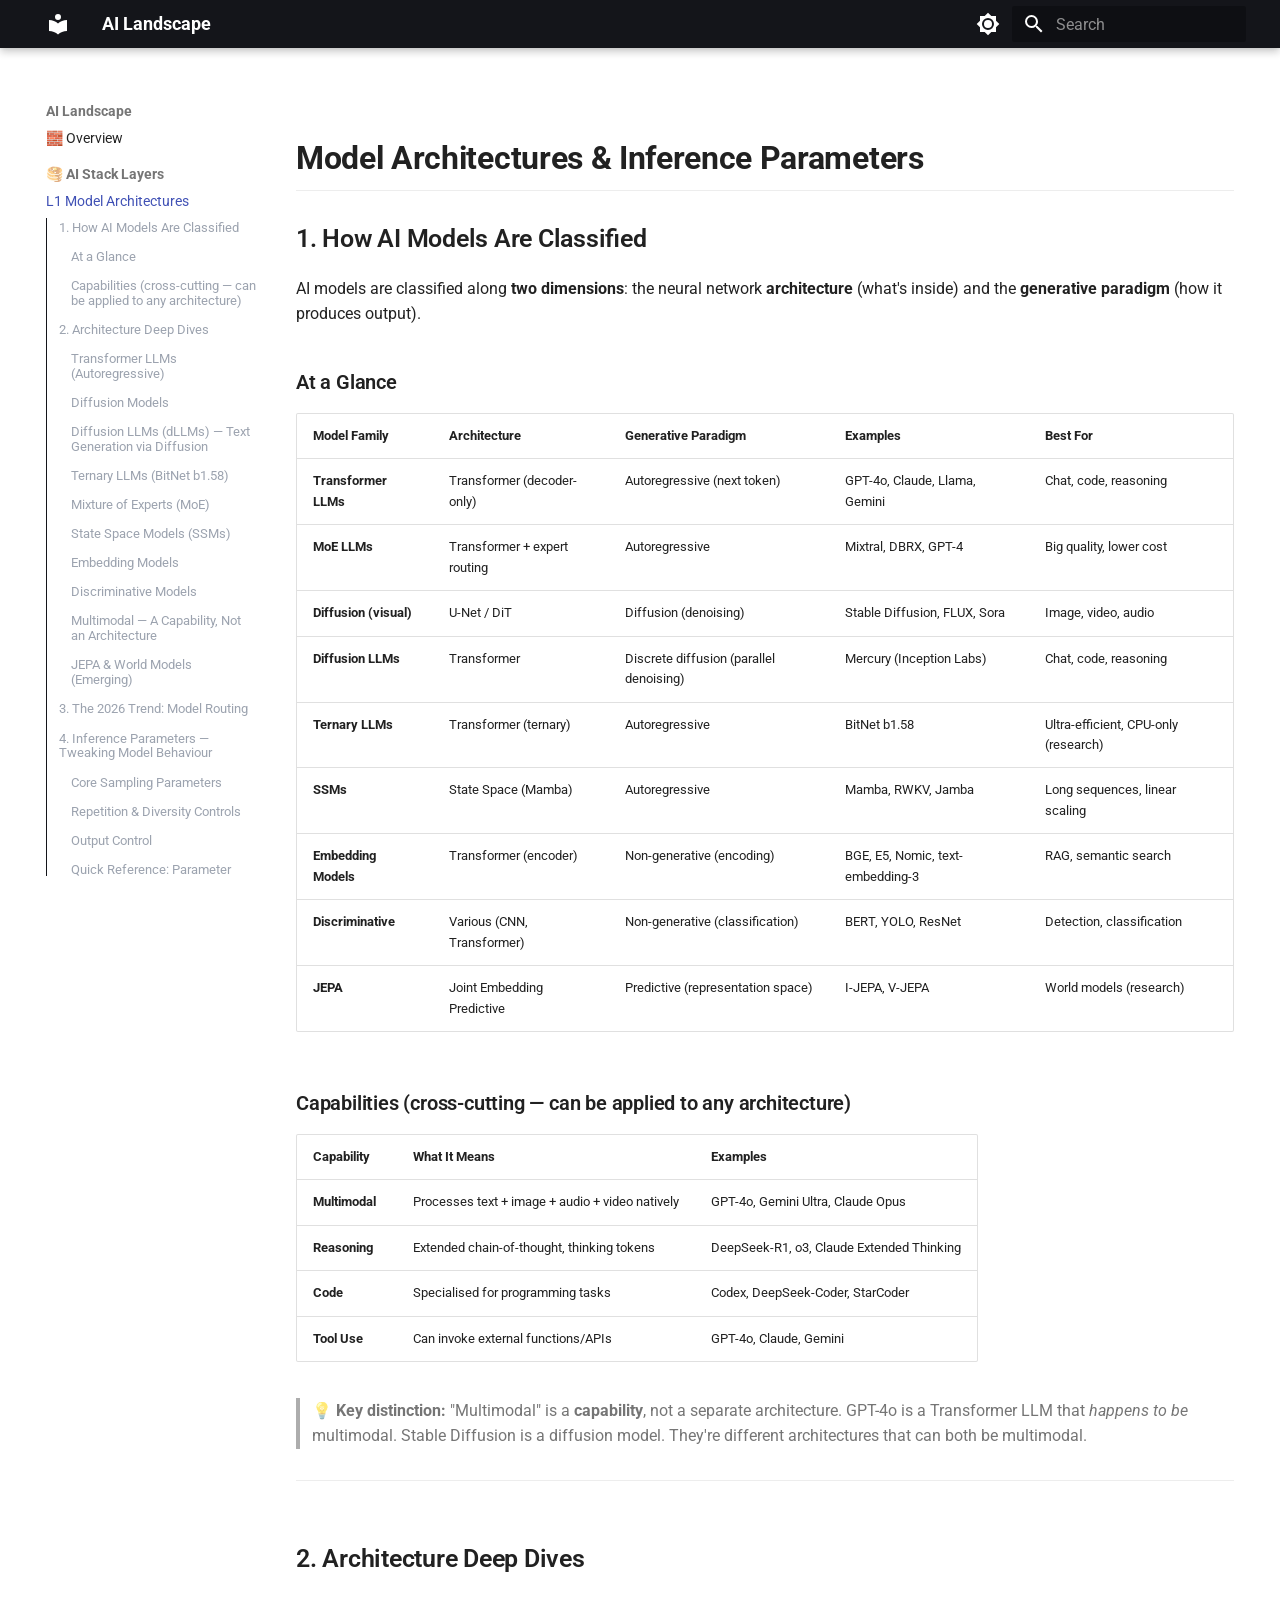
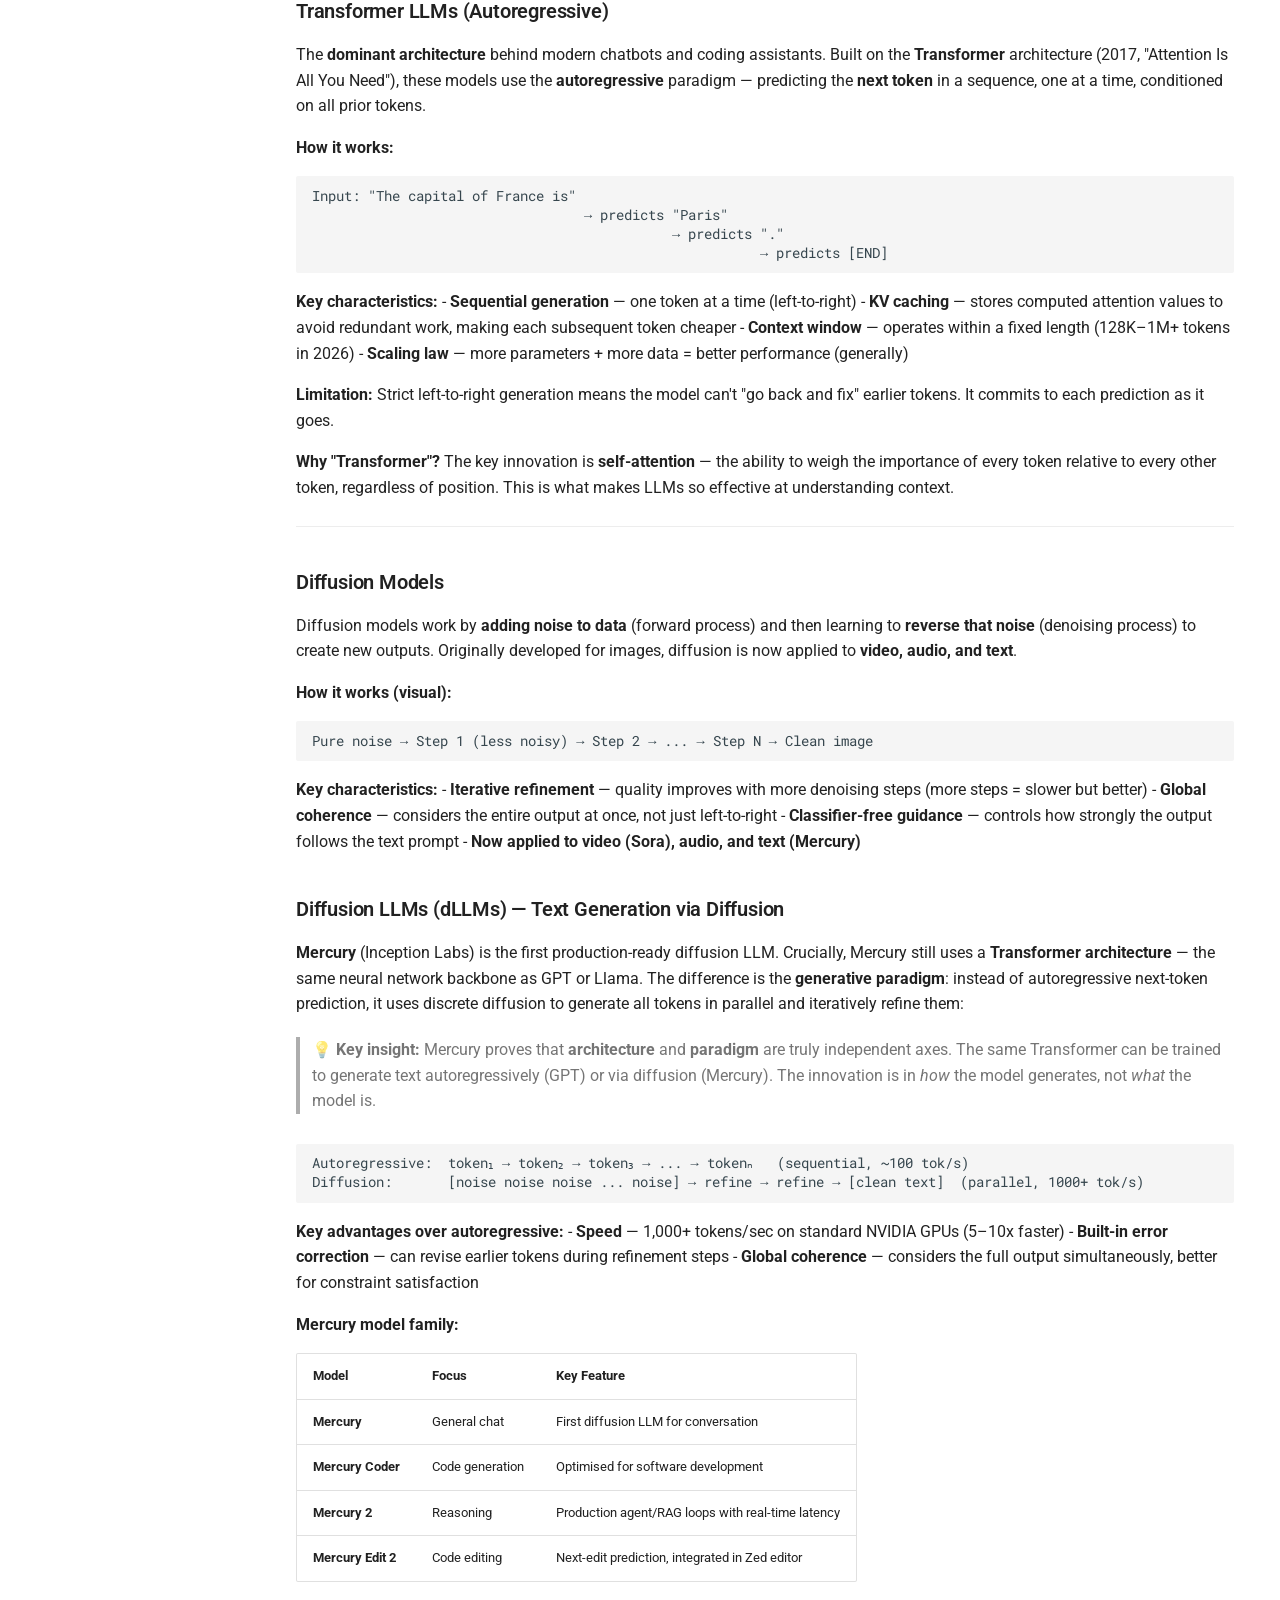
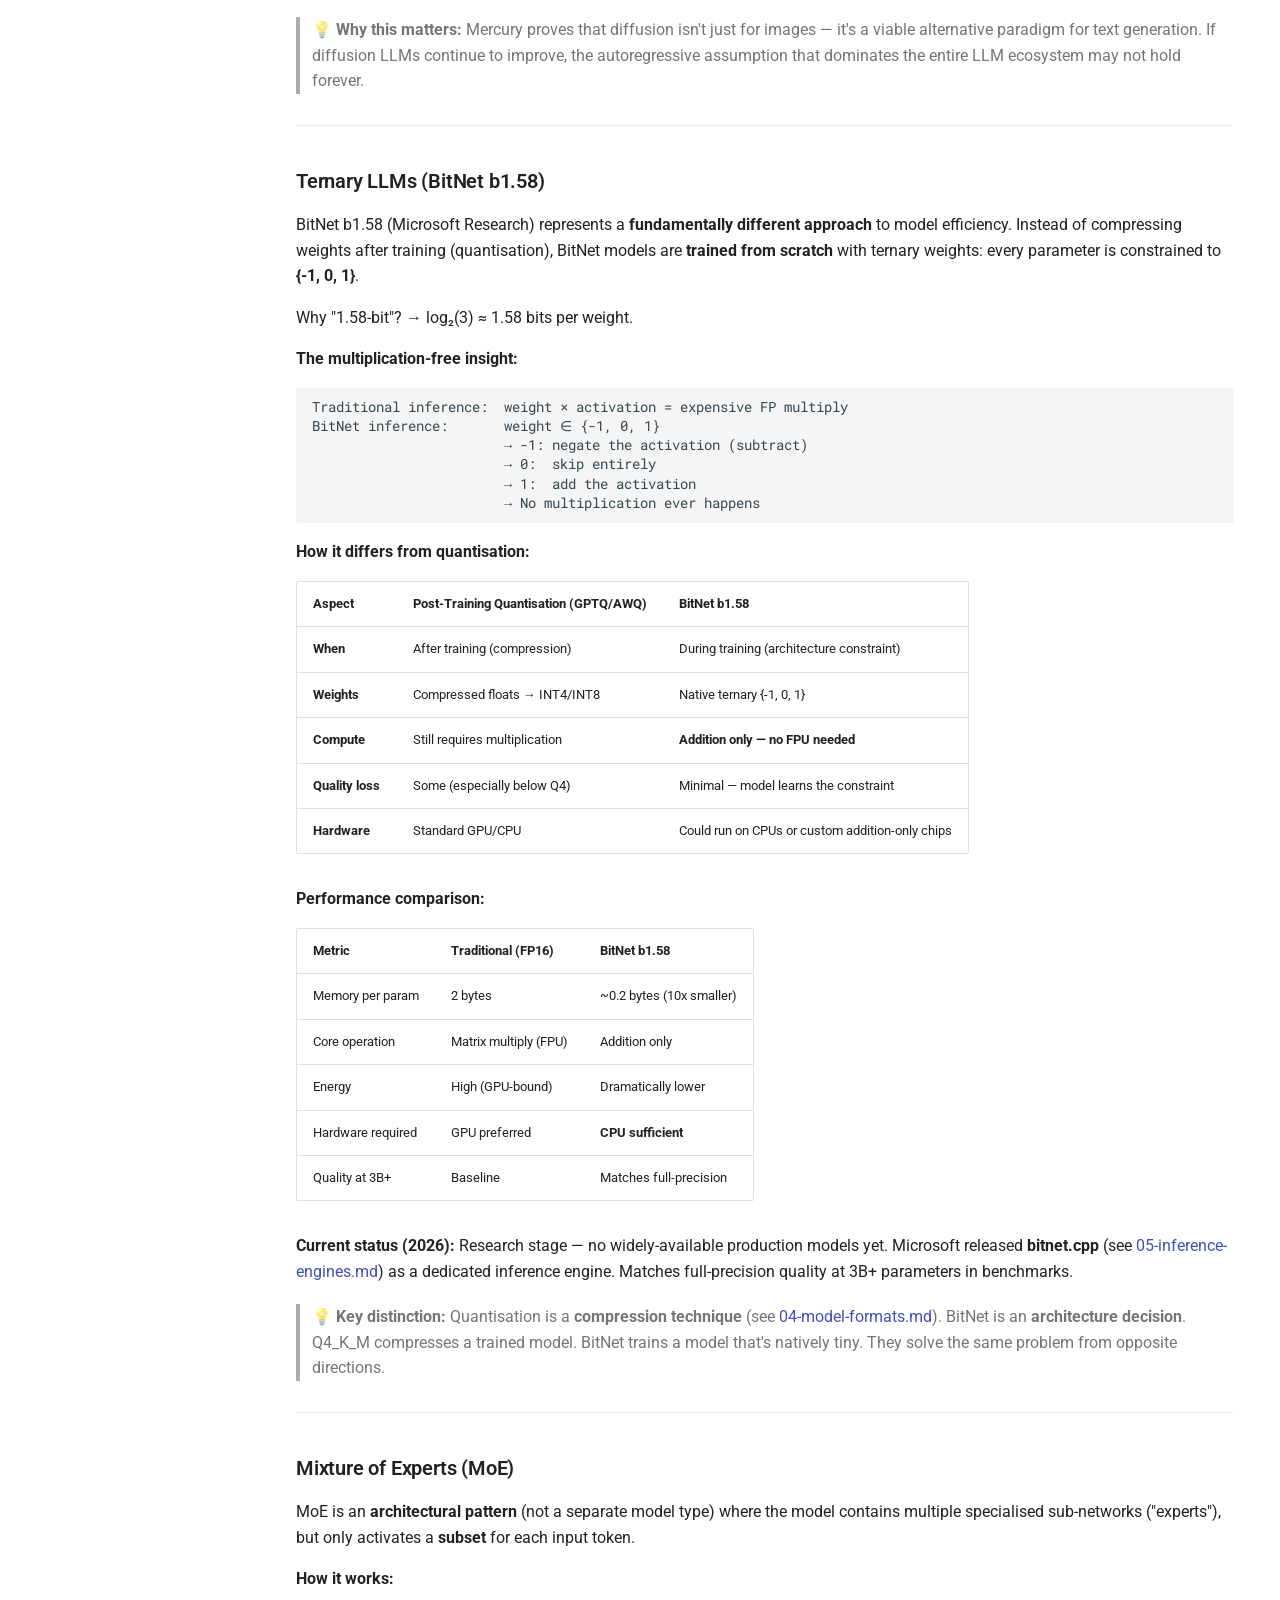
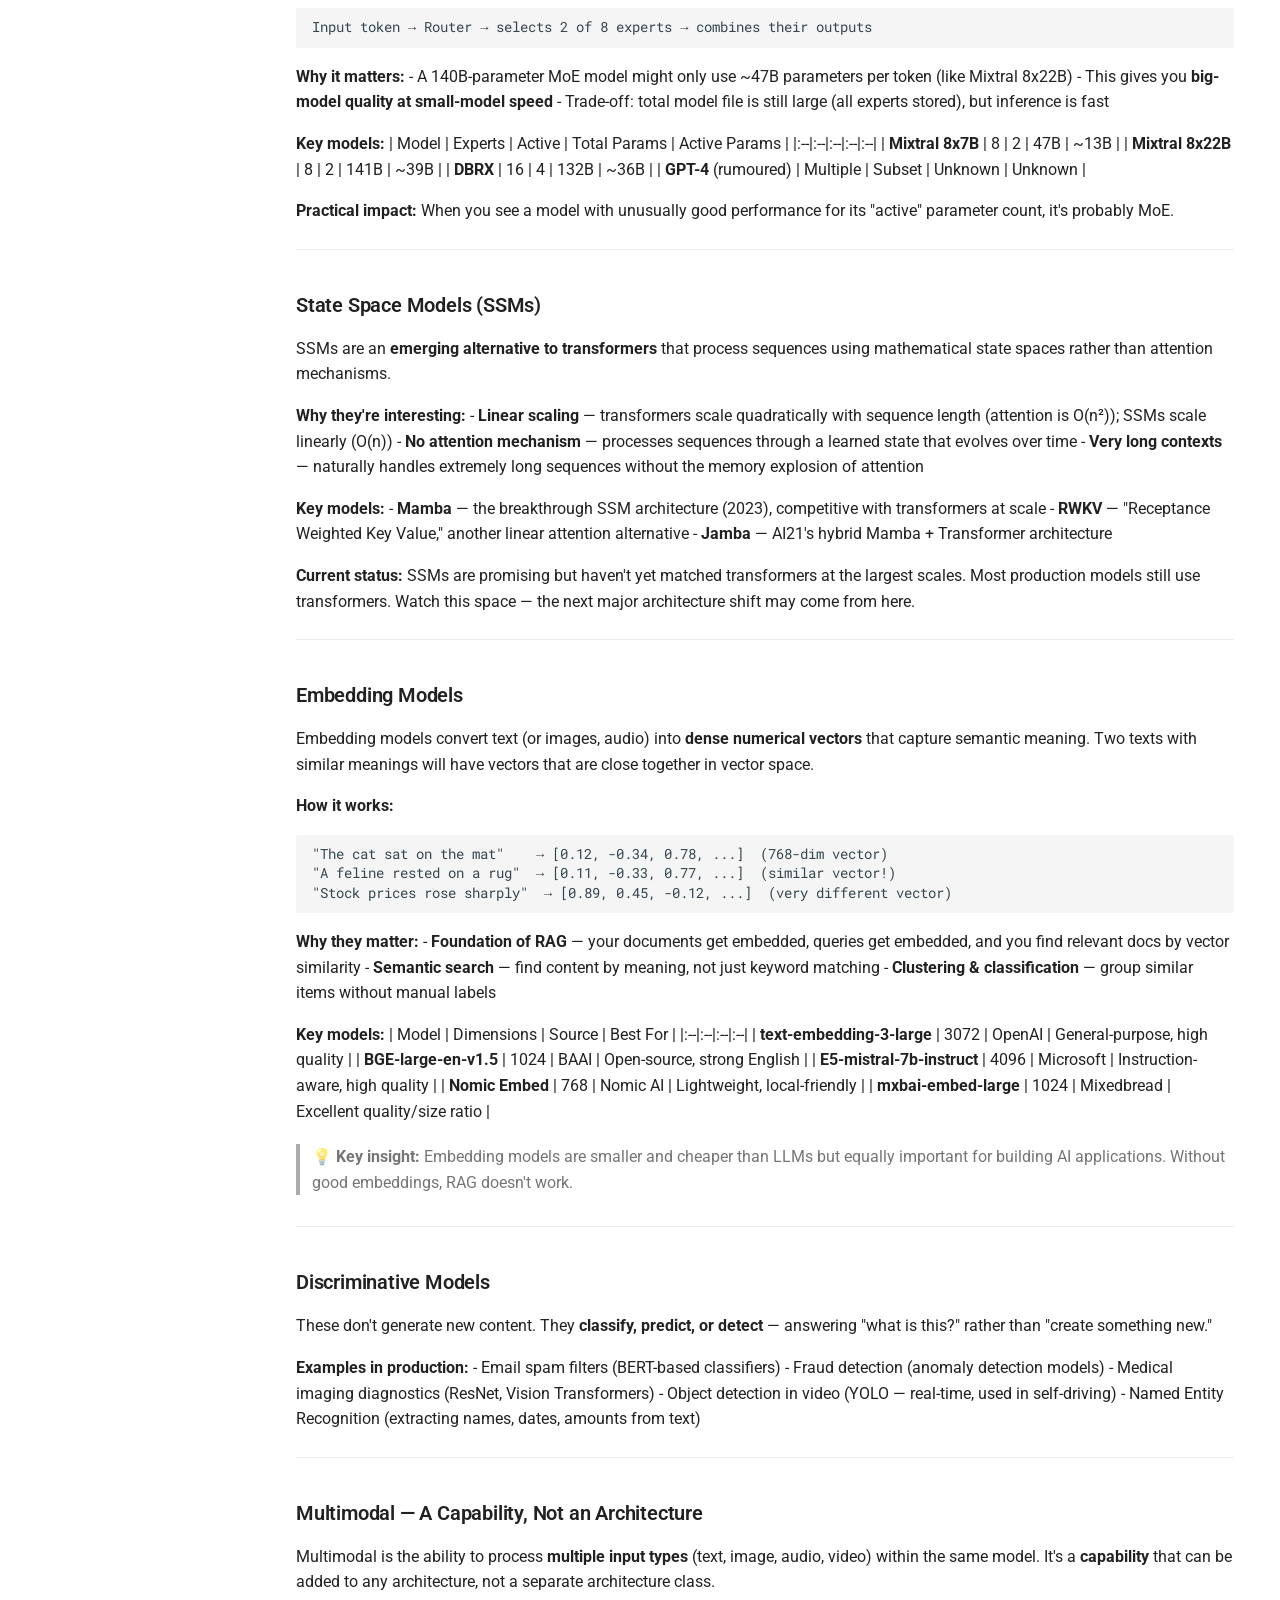
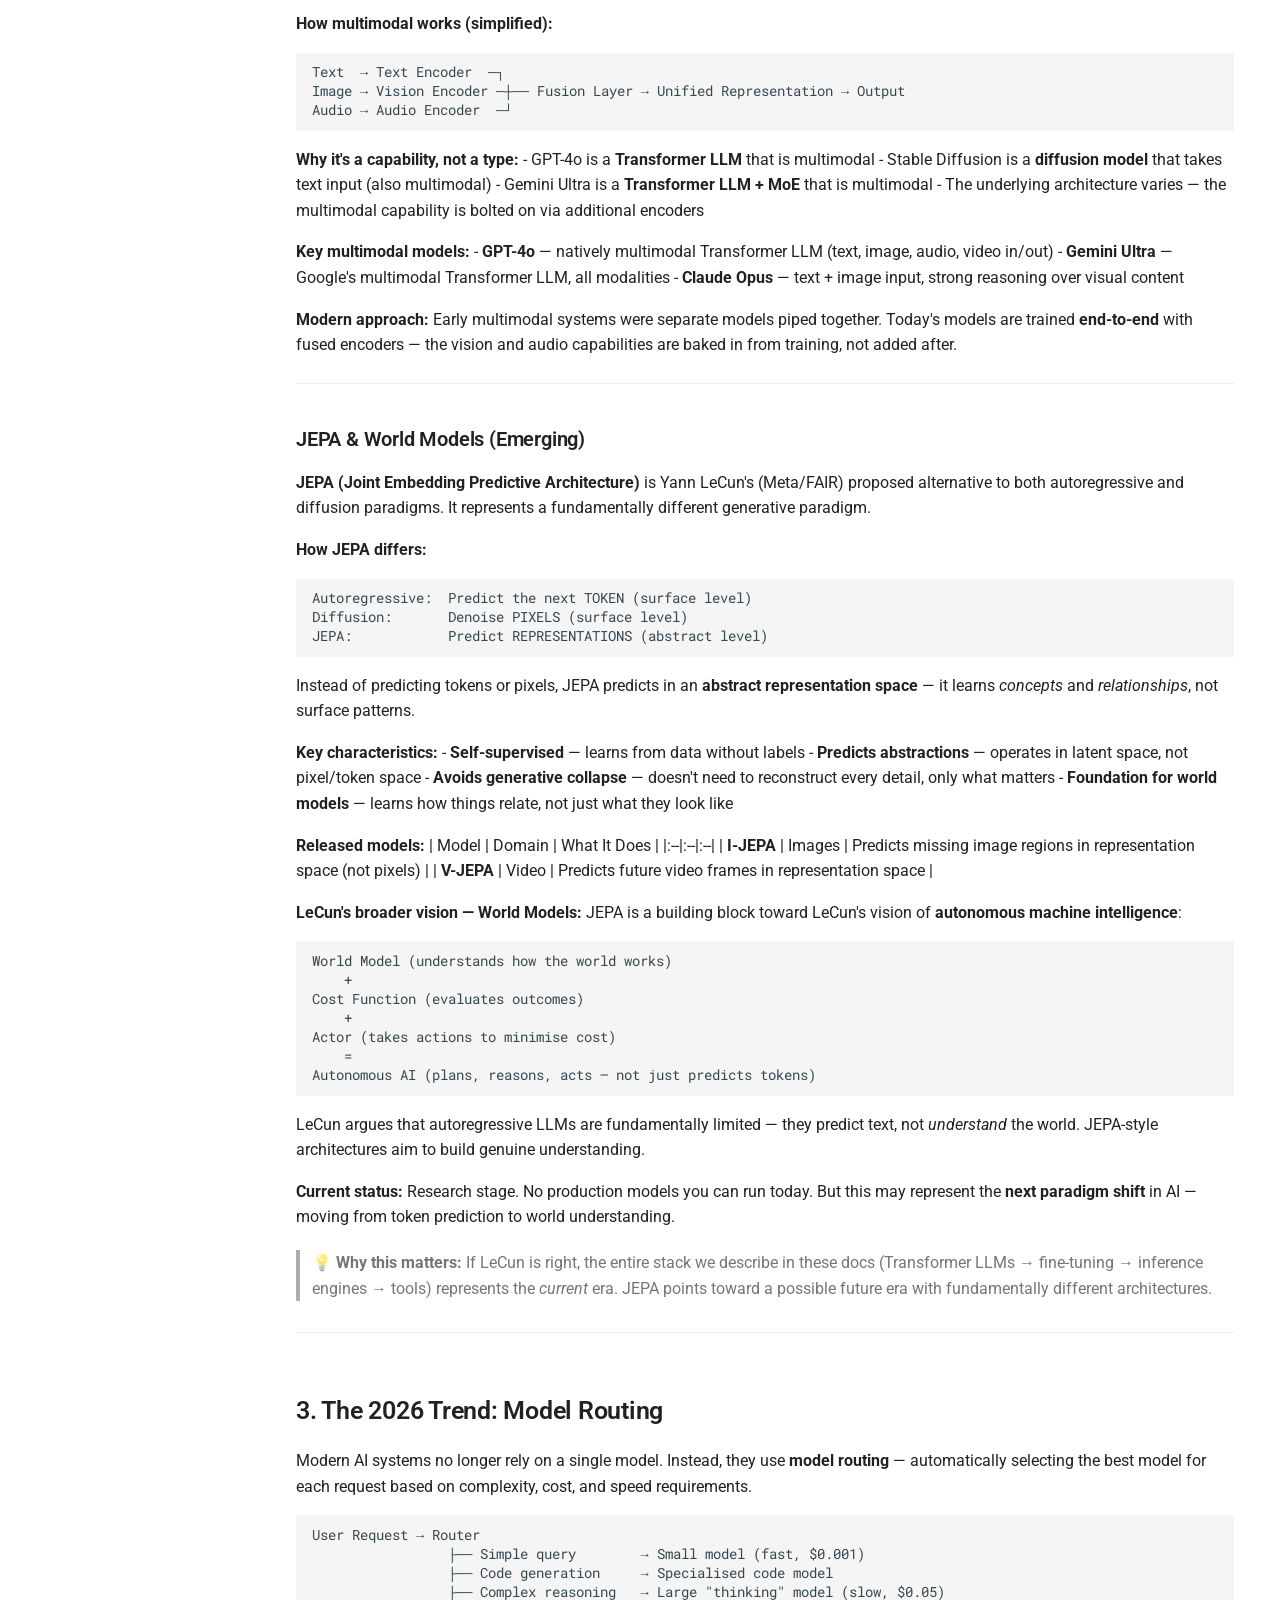
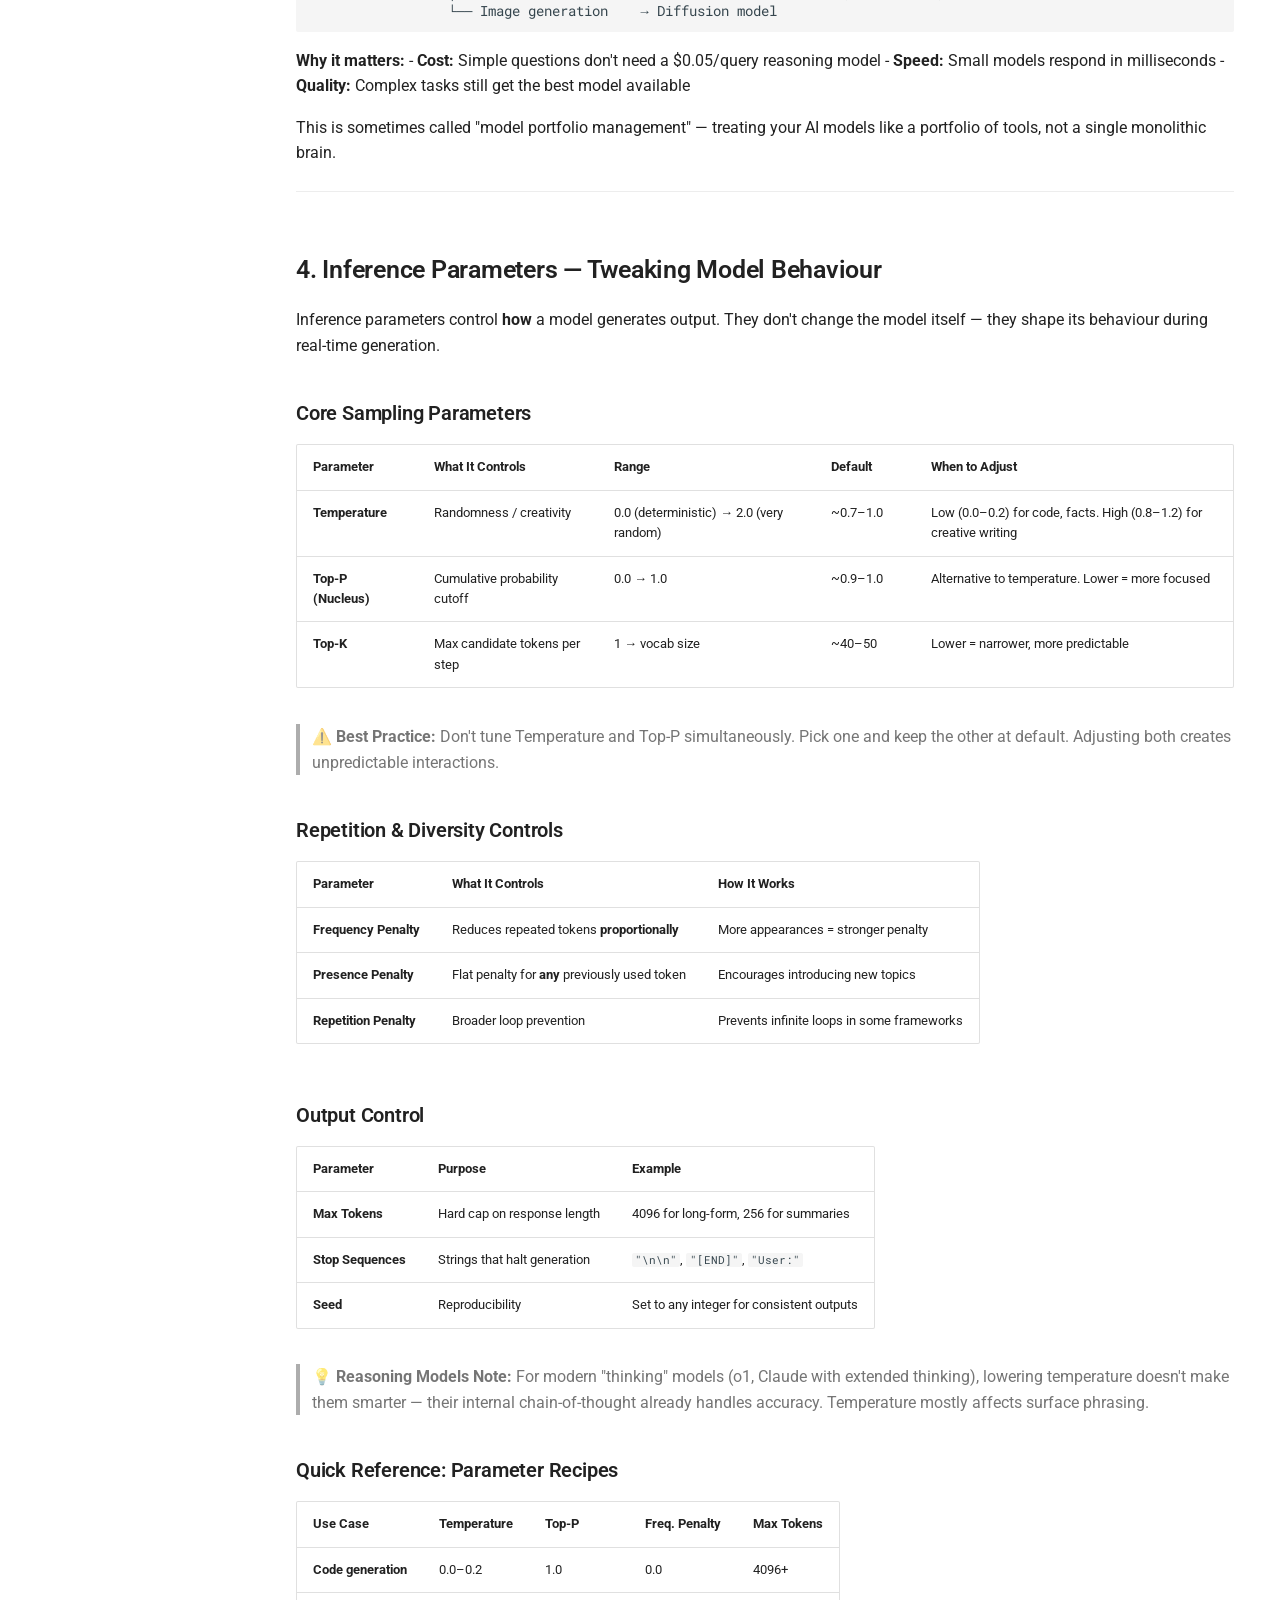
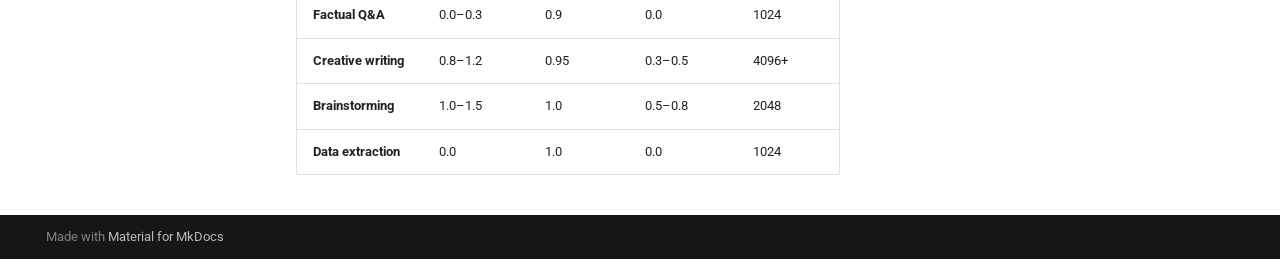
<file: 01-model-architectures/index.html>
<!doctype html>
<html lang="en" class="no-js">
  <head>
    
      <meta charset="utf-8">
      <meta name="viewport" content="width=device-width,initial-scale=1">
      
        <meta name="description" content="Documentation for AI architectures, tools, and foundations.">
      
      
      
        <link rel="canonical" href="https://jaojbls.github.io/ai-landscape/01-model-architectures/">
      
      
        <link rel="prev" href="..">
      
      
        <link rel="next" href="../02-training-adaptation/">
      
      
        
      
      
      <link rel="icon" href="../assets/images/favicon.png">
      <meta name="generator" content="mkdocs-1.6.1, mkdocs-material-9.7.6">
    
    
      
        <title>L1 Model Architectures - AI Landscape</title>
      
    
    
      <link rel="stylesheet" href="../assets/stylesheets/main.484c7ddc.min.css">
      
        
        <link rel="stylesheet" href="../assets/stylesheets/palette.ab4e12ef.min.css">
      
      


    
    
      
    
    
      
        
        
        <link rel="preconnect" href="https://fonts.gstatic.com" crossorigin>
        <link rel="stylesheet" href="https://fonts.googleapis.com/css?family=Roboto:300,300i,400,400i,700,700i%7CRoboto+Mono:400,400i,700,700i&display=fallback">
        <style>:root{--md-text-font:"Roboto";--md-code-font:"Roboto Mono"}</style>
      
    
    
      <link rel="stylesheet" href="../stylesheets/extra.css">
    
    <script>__md_scope=new URL("..",location),__md_hash=e=>[...e].reduce(((e,_)=>(e<<5)-e+_.charCodeAt(0)),0),__md_get=(e,_=localStorage,t=__md_scope)=>JSON.parse(_.getItem(t.pathname+"."+e)),__md_set=(e,_,t=localStorage,a=__md_scope)=>{try{t.setItem(a.pathname+"."+e,JSON.stringify(_))}catch(e){}}</script>
    
      

    
    
  </head>
  
  
    
    
      
    
    
    
    
    <body dir="ltr" data-md-color-scheme="default" data-md-color-primary="black" data-md-color-accent="grey">
  
    
    <input class="md-toggle" data-md-toggle="drawer" type="checkbox" id="__drawer" autocomplete="off">
    <input class="md-toggle" data-md-toggle="search" type="checkbox" id="__search" autocomplete="off">
    <label class="md-overlay" for="__drawer"></label>
    <div data-md-component="skip">
      
        
        <a href="#model-architectures-inference-parameters" class="md-skip">
          Skip to content
        </a>
      
    </div>
    <div data-md-component="announce">
      
    </div>
    
    
      

  

<header class="md-header md-header--shadow" data-md-component="header">
  <nav class="md-header__inner md-grid" aria-label="Header">
    <a href=".." title="AI Landscape" class="md-header__button md-logo" aria-label="AI Landscape" data-md-component="logo">
      
  
  <svg xmlns="http://www.w3.org/2000/svg" viewBox="0 0 24 24"><path d="M12 8a3 3 0 0 0 3-3 3 3 0 0 0-3-3 3 3 0 0 0-3 3 3 3 0 0 0 3 3m0 3.54C9.64 9.35 6.5 8 3 8v11c3.5 0 6.64 1.35 9 3.54 2.36-2.19 5.5-3.54 9-3.54V8c-3.5 0-6.64 1.35-9 3.54"/></svg>

    </a>
    <label class="md-header__button md-icon" for="__drawer">
      
      <svg xmlns="http://www.w3.org/2000/svg" viewBox="0 0 24 24"><path d="M3 6h18v2H3zm0 5h18v2H3zm0 5h18v2H3z"/></svg>
    </label>
    <div class="md-header__title" data-md-component="header-title">
      <div class="md-header__ellipsis">
        <div class="md-header__topic">
          <span class="md-ellipsis">
            AI Landscape
          </span>
        </div>
        <div class="md-header__topic" data-md-component="header-topic">
          <span class="md-ellipsis">
            
              L1 Model Architectures
            
          </span>
        </div>
      </div>
    </div>
    
      
        <form class="md-header__option" data-md-component="palette">
  
    
    
    
    <input class="md-option" data-md-color-media="" data-md-color-scheme="default" data-md-color-primary="black" data-md-color-accent="grey"  aria-label="Switch to dark mode"  type="radio" name="__palette" id="__palette_0">
    
      <label class="md-header__button md-icon" title="Switch to dark mode" for="__palette_1" hidden>
        <svg xmlns="http://www.w3.org/2000/svg" viewBox="0 0 24 24"><path d="M12 8a4 4 0 0 0-4 4 4 4 0 0 0 4 4 4 4 0 0 0 4-4 4 4 0 0 0-4-4m0 10a6 6 0 0 1-6-6 6 6 0 0 1 6-6 6 6 0 0 1 6 6 6 6 0 0 1-6 6m8-9.31V4h-4.69L12 .69 8.69 4H4v4.69L.69 12 4 15.31V20h4.69L12 23.31 15.31 20H20v-4.69L23.31 12z"/></svg>
      </label>
    
  
    
    
    
    <input class="md-option" data-md-color-media="" data-md-color-scheme="slate" data-md-color-primary="black" data-md-color-accent="grey"  aria-label="Switch to light mode"  type="radio" name="__palette" id="__palette_1">
    
      <label class="md-header__button md-icon" title="Switch to light mode" for="__palette_0" hidden>
        <svg xmlns="http://www.w3.org/2000/svg" viewBox="0 0 24 24"><path d="M12 18c-.89 0-1.74-.2-2.5-.55C11.56 16.5 13 14.42 13 12s-1.44-4.5-3.5-5.45C10.26 6.2 11.11 6 12 6a6 6 0 0 1 6 6 6 6 0 0 1-6 6m8-9.31V4h-4.69L12 .69 8.69 4H4v4.69L.69 12 4 15.31V20h4.69L12 23.31 15.31 20H20v-4.69L23.31 12z"/></svg>
      </label>
    
  
</form>
      
    
    
      <script>var palette=__md_get("__palette");if(palette&&palette.color){if("(prefers-color-scheme)"===palette.color.media){var media=matchMedia("(prefers-color-scheme: light)"),input=document.querySelector(media.matches?"[data-md-color-media='(prefers-color-scheme: light)']":"[data-md-color-media='(prefers-color-scheme: dark)']");palette.color.media=input.getAttribute("data-md-color-media"),palette.color.scheme=input.getAttribute("data-md-color-scheme"),palette.color.primary=input.getAttribute("data-md-color-primary"),palette.color.accent=input.getAttribute("data-md-color-accent")}for(var[key,value]of Object.entries(palette.color))document.body.setAttribute("data-md-color-"+key,value)}</script>
    
    
    
      
      
        <label class="md-header__button md-icon" for="__search">
          
          <svg xmlns="http://www.w3.org/2000/svg" viewBox="0 0 24 24"><path d="M9.5 3A6.5 6.5 0 0 1 16 9.5c0 1.61-.59 3.09-1.56 4.23l.27.27h.79l5 5-1.5 1.5-5-5v-.79l-.27-.27A6.52 6.52 0 0 1 9.5 16 6.5 6.5 0 0 1 3 9.5 6.5 6.5 0 0 1 9.5 3m0 2C7 5 5 7 5 9.5S7 14 9.5 14 14 12 14 9.5 12 5 9.5 5"/></svg>
        </label>
        <div class="md-search" data-md-component="search" role="dialog">
  <label class="md-search__overlay" for="__search"></label>
  <div class="md-search__inner" role="search">
    <form class="md-search__form" name="search">
      <input type="text" class="md-search__input" name="query" aria-label="Search" placeholder="Search" autocapitalize="off" autocorrect="off" autocomplete="off" spellcheck="false" data-md-component="search-query" required>
      <label class="md-search__icon md-icon" for="__search">
        
        <svg xmlns="http://www.w3.org/2000/svg" viewBox="0 0 24 24"><path d="M9.5 3A6.5 6.5 0 0 1 16 9.5c0 1.61-.59 3.09-1.56 4.23l.27.27h.79l5 5-1.5 1.5-5-5v-.79l-.27-.27A6.52 6.52 0 0 1 9.5 16 6.5 6.5 0 0 1 3 9.5 6.5 6.5 0 0 1 9.5 3m0 2C7 5 5 7 5 9.5S7 14 9.5 14 14 12 14 9.5 12 5 9.5 5"/></svg>
        
        <svg xmlns="http://www.w3.org/2000/svg" viewBox="0 0 24 24"><path d="M20 11v2H8l5.5 5.5-1.42 1.42L4.16 12l7.92-7.92L13.5 5.5 8 11z"/></svg>
      </label>
      <nav class="md-search__options" aria-label="Search">
        
        <button type="reset" class="md-search__icon md-icon" title="Clear" aria-label="Clear" tabindex="-1">
          
          <svg xmlns="http://www.w3.org/2000/svg" viewBox="0 0 24 24"><path d="M19 6.41 17.59 5 12 10.59 6.41 5 5 6.41 10.59 12 5 17.59 6.41 19 12 13.41 17.59 19 19 17.59 13.41 12z"/></svg>
        </button>
      </nav>
      
        <div class="md-search__suggest" data-md-component="search-suggest"></div>
      
    </form>
    <div class="md-search__output">
      <div class="md-search__scrollwrap" tabindex="0" data-md-scrollfix>
        <div class="md-search-result" data-md-component="search-result">
          <div class="md-search-result__meta">
            Initializing search
          </div>
          <ol class="md-search-result__list" role="presentation"></ol>
        </div>
      </div>
    </div>
  </div>
</div>
      
    
    
  </nav>
  
</header>
    
    <div class="md-container" data-md-component="container">
      
      
        
          
        
      
      <main class="md-main" data-md-component="main">
        <div class="md-main__inner md-grid">
          
            
              
              <div class="md-sidebar md-sidebar--primary" data-md-component="sidebar" data-md-type="navigation" >
                <div class="md-sidebar__scrollwrap">
                  <div class="md-sidebar__inner">
                    



  

<nav class="md-nav md-nav--primary md-nav--integrated" aria-label="Navigation" data-md-level="0">
  <label class="md-nav__title" for="__drawer">
    <a href=".." title="AI Landscape" class="md-nav__button md-logo" aria-label="AI Landscape" data-md-component="logo">
      
  
  <svg xmlns="http://www.w3.org/2000/svg" viewBox="0 0 24 24"><path d="M12 8a3 3 0 0 0 3-3 3 3 0 0 0-3-3 3 3 0 0 0-3 3 3 3 0 0 0 3 3m0 3.54C9.64 9.35 6.5 8 3 8v11c3.5 0 6.64 1.35 9 3.54 2.36-2.19 5.5-3.54 9-3.54V8c-3.5 0-6.64 1.35-9 3.54"/></svg>

    </a>
    AI Landscape
  </label>
  
  <ul class="md-nav__list" data-md-scrollfix>
    
      
      
  
  
  
  
    <li class="md-nav__item">
      <a href=".." class="md-nav__link">
        
  
  
  <span class="md-ellipsis">
    
  
    🧱 Overview
  

    
  </span>
  
  

      </a>
    </li>
  

    
      
      
  
  
    
  
  
  
    
    
    
    
      
        
        
      
    
    
    <li class="md-nav__item md-nav__item--active md-nav__item--section md-nav__item--nested">
      
        
        
        <input class="md-nav__toggle md-toggle " type="checkbox" id="__nav_2" checked>
        
          
          <label class="md-nav__link" for="__nav_2" id="__nav_2_label" tabindex="">
            
  
  
  <span class="md-ellipsis">
    
  
    🥞 AI Stack Layers
  

    
  </span>
  
  

            <span class="md-nav__icon md-icon"></span>
          </label>
        
        <nav class="md-nav" data-md-level="1" aria-labelledby="__nav_2_label" aria-expanded="true">
          <label class="md-nav__title" for="__nav_2">
            <span class="md-nav__icon md-icon"></span>
            
  
    🥞 AI Stack Layers
  

          </label>
          <ul class="md-nav__list" data-md-scrollfix>
            
              
                
  
  
    
  
  
  
    <li class="md-nav__item md-nav__item--active">
      
      <input class="md-nav__toggle md-toggle" type="checkbox" id="__toc">
      
      
        
      
      
        <label class="md-nav__link md-nav__link--active" for="__toc">
          
  
  
  <span class="md-ellipsis">
    
  
    L1 Model Architectures
  

    
  </span>
  
  

          <span class="md-nav__icon md-icon"></span>
        </label>
      
      <a href="./" class="md-nav__link md-nav__link--active">
        
  
  
  <span class="md-ellipsis">
    
  
    L1 Model Architectures
  

    
  </span>
  
  

      </a>
      
        

<nav class="md-nav md-nav--secondary" aria-label="Table of contents">
  
  
  
    
  
  
    <label class="md-nav__title" for="__toc">
      <span class="md-nav__icon md-icon"></span>
      Table of contents
    </label>
    <ul class="md-nav__list" data-md-component="toc" data-md-scrollfix>
      
        <li class="md-nav__item">
  <a href="#1-how-ai-models-are-classified" class="md-nav__link">
    <span class="md-ellipsis">
      
        1. How AI Models Are Classified
      
    </span>
  </a>
  
    <nav class="md-nav" aria-label="1. How AI Models Are Classified">
      <ul class="md-nav__list">
        
          <li class="md-nav__item">
  <a href="#at-a-glance" class="md-nav__link">
    <span class="md-ellipsis">
      
        At a Glance
      
    </span>
  </a>
  
</li>
        
          <li class="md-nav__item">
  <a href="#capabilities-cross-cutting-can-be-applied-to-any-architecture" class="md-nav__link">
    <span class="md-ellipsis">
      
        Capabilities (cross-cutting — can be applied to any architecture)
      
    </span>
  </a>
  
</li>
        
      </ul>
    </nav>
  
</li>
      
        <li class="md-nav__item">
  <a href="#2-architecture-deep-dives" class="md-nav__link">
    <span class="md-ellipsis">
      
        2. Architecture Deep Dives
      
    </span>
  </a>
  
    <nav class="md-nav" aria-label="2. Architecture Deep Dives">
      <ul class="md-nav__list">
        
          <li class="md-nav__item">
  <a href="#transformer-llms-autoregressive" class="md-nav__link">
    <span class="md-ellipsis">
      
        Transformer LLMs (Autoregressive)
      
    </span>
  </a>
  
</li>
        
          <li class="md-nav__item">
  <a href="#diffusion-models" class="md-nav__link">
    <span class="md-ellipsis">
      
        Diffusion Models
      
    </span>
  </a>
  
</li>
        
          <li class="md-nav__item">
  <a href="#diffusion-llms-dllms-text-generation-via-diffusion" class="md-nav__link">
    <span class="md-ellipsis">
      
        Diffusion LLMs (dLLMs) — Text Generation via Diffusion
      
    </span>
  </a>
  
</li>
        
          <li class="md-nav__item">
  <a href="#ternary-llms-bitnet-b158" class="md-nav__link">
    <span class="md-ellipsis">
      
        Ternary LLMs (BitNet b1.58)
      
    </span>
  </a>
  
</li>
        
          <li class="md-nav__item">
  <a href="#mixture-of-experts-moe" class="md-nav__link">
    <span class="md-ellipsis">
      
        Mixture of Experts (MoE)
      
    </span>
  </a>
  
</li>
        
          <li class="md-nav__item">
  <a href="#state-space-models-ssms" class="md-nav__link">
    <span class="md-ellipsis">
      
        State Space Models (SSMs)
      
    </span>
  </a>
  
</li>
        
          <li class="md-nav__item">
  <a href="#embedding-models" class="md-nav__link">
    <span class="md-ellipsis">
      
        Embedding Models
      
    </span>
  </a>
  
</li>
        
          <li class="md-nav__item">
  <a href="#discriminative-models" class="md-nav__link">
    <span class="md-ellipsis">
      
        Discriminative Models
      
    </span>
  </a>
  
</li>
        
          <li class="md-nav__item">
  <a href="#multimodal-a-capability-not-an-architecture" class="md-nav__link">
    <span class="md-ellipsis">
      
        Multimodal — A Capability, Not an Architecture
      
    </span>
  </a>
  
</li>
        
          <li class="md-nav__item">
  <a href="#jepa-world-models-emerging" class="md-nav__link">
    <span class="md-ellipsis">
      
        JEPA &amp; World Models (Emerging)
      
    </span>
  </a>
  
</li>
        
      </ul>
    </nav>
  
</li>
      
        <li class="md-nav__item">
  <a href="#3-the-2026-trend-model-routing" class="md-nav__link">
    <span class="md-ellipsis">
      
        3. The 2026 Trend: Model Routing
      
    </span>
  </a>
  
</li>
      
        <li class="md-nav__item">
  <a href="#4-inference-parameters-tweaking-model-behaviour" class="md-nav__link">
    <span class="md-ellipsis">
      
        4. Inference Parameters — Tweaking Model Behaviour
      
    </span>
  </a>
  
    <nav class="md-nav" aria-label="4. Inference Parameters — Tweaking Model Behaviour">
      <ul class="md-nav__list">
        
          <li class="md-nav__item">
  <a href="#core-sampling-parameters" class="md-nav__link">
    <span class="md-ellipsis">
      
        Core Sampling Parameters
      
    </span>
  </a>
  
</li>
        
          <li class="md-nav__item">
  <a href="#repetition-diversity-controls" class="md-nav__link">
    <span class="md-ellipsis">
      
        Repetition &amp; Diversity Controls
      
    </span>
  </a>
  
</li>
        
          <li class="md-nav__item">
  <a href="#output-control" class="md-nav__link">
    <span class="md-ellipsis">
      
        Output Control
      
    </span>
  </a>
  
</li>
        
          <li class="md-nav__item">
  <a href="#quick-reference-parameter-recipes" class="md-nav__link">
    <span class="md-ellipsis">
      
        Quick Reference: Parameter Recipes
      
    </span>
  </a>
  
</li>
        
      </ul>
    </nav>
  
</li>
      
    </ul>
  
</nav>
      
    </li>
  

              
            
              
                
  
  
  
  
    <li class="md-nav__item">
      <a href="../02-training-adaptation/" class="md-nav__link">
        
  
  
  <span class="md-ellipsis">
    
  
    L2 Training & Adaptation
  

    
  </span>
  
  

      </a>
    </li>
  

              
            
              
                
  
  
  
  
    <li class="md-nav__item">
      <a href="../03-hardware/" class="md-nav__link">
        
  
  
  <span class="md-ellipsis">
    
  
    L3 Hardware
  

    
  </span>
  
  

      </a>
    </li>
  

              
            
              
                
  
  
  
  
    <li class="md-nav__item">
      <a href="../04-model-formats/" class="md-nav__link">
        
  
  
  <span class="md-ellipsis">
    
  
    L4 Model Formats
  

    
  </span>
  
  

      </a>
    </li>
  

              
            
              
                
  
  
  
  
    <li class="md-nav__item">
      <a href="../05-inference-engines/" class="md-nav__link">
        
  
  
  <span class="md-ellipsis">
    
  
    L5 Inference Engines
  

    
  </span>
  
  

      </a>
    </li>
  

              
            
              
                
  
  
  
  
    <li class="md-nav__item">
      <a href="../06-tools/" class="md-nav__link">
        
  
  
  <span class="md-ellipsis">
    
  
    L6 Tools
  

    
  </span>
  
  

      </a>
    </li>
  

              
            
              
                
  
  
  
  
    <li class="md-nav__item">
      <a href="../07-llm-extensions/" class="md-nav__link">
        
  
  
  <span class="md-ellipsis">
    
  
    L7 LLM Extensions
  

    
  </span>
  
  

      </a>
    </li>
  

              
            
          </ul>
        </nav>
      
    </li>
  

    
      
      
  
  
  
  
    
    
    
    
      
        
        
      
    
    
    <li class="md-nav__item md-nav__item--section md-nav__item--nested">
      
        
        
        <input class="md-nav__toggle md-toggle " type="checkbox" id="__nav_3" >
        
          
          <label class="md-nav__link" for="__nav_3" id="__nav_3_label" tabindex="">
            
  
  
  <span class="md-ellipsis">
    
  
    🌱 Living Stack Tiers
  

    
  </span>
  
  

            <span class="md-nav__icon md-icon"></span>
          </label>
        
        <nav class="md-nav" data-md-level="1" aria-labelledby="__nav_3_label" aria-expanded="false">
          <label class="md-nav__title" for="__nav_3">
            <span class="md-nav__icon md-icon"></span>
            
  
    🌱 Living Stack Tiers
  

          </label>
          <ul class="md-nav__list" data-md-scrollfix>
            
              
                
  
  
  
  
    <li class="md-nav__item">
      <a href="../L1-foundation/" class="md-nav__link">
        
  
  
  <span class="md-ellipsis">
    
  
    T1 Foundation
  

    
  </span>
  
  

      </a>
    </li>
  

              
            
              
                
  
  
  
  
    <li class="md-nav__item">
      <a href="../L2-alignment/" class="md-nav__link">
        
  
  
  <span class="md-ellipsis">
    
  
    T2 Alignment
  

    
  </span>
  
  

      </a>
    </li>
  

              
            
              
                
  
  
  
  
    <li class="md-nav__item">
      <a href="../L3-adaptability/" class="md-nav__link">
        
  
  
  <span class="md-ellipsis">
    
  
    T3 Adaptability
  

    
  </span>
  
  

      </a>
    </li>
  

              
            
          </ul>
        </nav>
      
    </li>
  

    
  </ul>
</nav>
                  </div>
                </div>
              </div>
            
            
          
          
            <div class="md-content" data-md-component="content">
              
              <article class="md-content__inner md-typeset">
                
                  



<h1 id="model-architectures-inference-parameters">Model Architectures &amp; Inference Parameters<a class="headerlink" href="#model-architectures-inference-parameters" title="Permanent link">&para;</a></h1>
<h2 id="1-how-ai-models-are-classified">1. How AI Models Are Classified<a class="headerlink" href="#1-how-ai-models-are-classified" title="Permanent link">&para;</a></h2>
<p>AI models are classified along <strong>two dimensions</strong>: the neural network <strong>architecture</strong> (what's inside) and the <strong>generative paradigm</strong> (how it produces output).</p>
<h3 id="at-a-glance">At a Glance<a class="headerlink" href="#at-a-glance" title="Permanent link">&para;</a></h3>
<table>
<thead>
<tr>
<th style="text-align: left;">Model Family</th>
<th style="text-align: left;">Architecture</th>
<th style="text-align: left;">Generative Paradigm</th>
<th style="text-align: left;">Examples</th>
<th style="text-align: left;">Best For</th>
</tr>
</thead>
<tbody>
<tr>
<td style="text-align: left;"><strong>Transformer LLMs</strong></td>
<td style="text-align: left;">Transformer (decoder-only)</td>
<td style="text-align: left;">Autoregressive (next token)</td>
<td style="text-align: left;">GPT-4o, Claude, Llama, Gemini</td>
<td style="text-align: left;">Chat, code, reasoning</td>
</tr>
<tr>
<td style="text-align: left;"><strong>MoE LLMs</strong></td>
<td style="text-align: left;">Transformer + expert routing</td>
<td style="text-align: left;">Autoregressive</td>
<td style="text-align: left;">Mixtral, DBRX, GPT-4</td>
<td style="text-align: left;">Big quality, lower cost</td>
</tr>
<tr>
<td style="text-align: left;"><strong>Diffusion (visual)</strong></td>
<td style="text-align: left;">U-Net / DiT</td>
<td style="text-align: left;">Diffusion (denoising)</td>
<td style="text-align: left;">Stable Diffusion, FLUX, Sora</td>
<td style="text-align: left;">Image, video, audio</td>
</tr>
<tr>
<td style="text-align: left;"><strong>Diffusion LLMs</strong></td>
<td style="text-align: left;">Transformer</td>
<td style="text-align: left;">Discrete diffusion (parallel denoising)</td>
<td style="text-align: left;">Mercury (Inception Labs)</td>
<td style="text-align: left;">Chat, code, reasoning</td>
</tr>
<tr>
<td style="text-align: left;"><strong>Ternary LLMs</strong></td>
<td style="text-align: left;">Transformer (ternary)</td>
<td style="text-align: left;">Autoregressive</td>
<td style="text-align: left;">BitNet b1.58</td>
<td style="text-align: left;">Ultra-efficient, CPU-only (research)</td>
</tr>
<tr>
<td style="text-align: left;"><strong>SSMs</strong></td>
<td style="text-align: left;">State Space (Mamba)</td>
<td style="text-align: left;">Autoregressive</td>
<td style="text-align: left;">Mamba, RWKV, Jamba</td>
<td style="text-align: left;">Long sequences, linear scaling</td>
</tr>
<tr>
<td style="text-align: left;"><strong>Embedding Models</strong></td>
<td style="text-align: left;">Transformer (encoder)</td>
<td style="text-align: left;">Non-generative (encoding)</td>
<td style="text-align: left;">BGE, E5, Nomic, text-embedding-3</td>
<td style="text-align: left;">RAG, semantic search</td>
</tr>
<tr>
<td style="text-align: left;"><strong>Discriminative</strong></td>
<td style="text-align: left;">Various (CNN, Transformer)</td>
<td style="text-align: left;">Non-generative (classification)</td>
<td style="text-align: left;">BERT, YOLO, ResNet</td>
<td style="text-align: left;">Detection, classification</td>
</tr>
<tr>
<td style="text-align: left;"><strong>JEPA</strong></td>
<td style="text-align: left;">Joint Embedding Predictive</td>
<td style="text-align: left;">Predictive (representation space)</td>
<td style="text-align: left;">I-JEPA, V-JEPA</td>
<td style="text-align: left;">World models (research)</td>
</tr>
</tbody>
</table>
<h3 id="capabilities-cross-cutting-can-be-applied-to-any-architecture">Capabilities (cross-cutting — can be applied to any architecture)<a class="headerlink" href="#capabilities-cross-cutting-can-be-applied-to-any-architecture" title="Permanent link">&para;</a></h3>
<table>
<thead>
<tr>
<th style="text-align: left;">Capability</th>
<th style="text-align: left;">What It Means</th>
<th style="text-align: left;">Examples</th>
</tr>
</thead>
<tbody>
<tr>
<td style="text-align: left;"><strong>Multimodal</strong></td>
<td style="text-align: left;">Processes text + image + audio + video natively</td>
<td style="text-align: left;">GPT-4o, Gemini Ultra, Claude Opus</td>
</tr>
<tr>
<td style="text-align: left;"><strong>Reasoning</strong></td>
<td style="text-align: left;">Extended chain-of-thought, thinking tokens</td>
<td style="text-align: left;">DeepSeek-R1, o3, Claude Extended Thinking</td>
</tr>
<tr>
<td style="text-align: left;"><strong>Code</strong></td>
<td style="text-align: left;">Specialised for programming tasks</td>
<td style="text-align: left;">Codex, DeepSeek-Coder, StarCoder</td>
</tr>
<tr>
<td style="text-align: left;"><strong>Tool Use</strong></td>
<td style="text-align: left;">Can invoke external functions/APIs</td>
<td style="text-align: left;">GPT-4o, Claude, Gemini</td>
</tr>
</tbody>
</table>
<blockquote>
<p><strong>💡 Key distinction:</strong> "Multimodal" is a <strong>capability</strong>, not a separate architecture. GPT-4o is a Transformer LLM that <em>happens to be</em> multimodal. Stable Diffusion is a diffusion model. They're different architectures that can both be multimodal.</p>
</blockquote>
<hr />
<h2 id="2-architecture-deep-dives">2. Architecture Deep Dives<a class="headerlink" href="#2-architecture-deep-dives" title="Permanent link">&para;</a></h2>
<h3 id="transformer-llms-autoregressive">Transformer LLMs (Autoregressive)<a class="headerlink" href="#transformer-llms-autoregressive" title="Permanent link">&para;</a></h3>
<p>The <strong>dominant architecture</strong> behind modern chatbots and coding assistants. Built on the <strong>Transformer</strong> architecture (2017, "Attention Is All You Need"), these models use the <strong>autoregressive</strong> paradigm — predicting the <strong>next token</strong> in a sequence, one at a time, conditioned on all prior tokens.</p>
<p><strong>How it works:</strong>
<div class="highlight"><pre><span></span><code><a id="__codelineno-0-1" name="__codelineno-0-1" href="#__codelineno-0-1"></a>Input: &quot;The capital of France is&quot;
<a id="__codelineno-0-2" name="__codelineno-0-2" href="#__codelineno-0-2"></a>                                  → predicts &quot;Paris&quot;
<a id="__codelineno-0-3" name="__codelineno-0-3" href="#__codelineno-0-3"></a>                                             → predicts &quot;.&quot;
<a id="__codelineno-0-4" name="__codelineno-0-4" href="#__codelineno-0-4"></a>                                                        → predicts [END]
</code></pre></div></p>
<p><strong>Key characteristics:</strong>
- <strong>Sequential generation</strong> — one token at a time (left-to-right)
- <strong>KV caching</strong> — stores computed attention values to avoid redundant work, making each subsequent token cheaper
- <strong>Context window</strong> — operates within a fixed length (128K–1M+ tokens in 2026)
- <strong>Scaling law</strong> — more parameters + more data = better performance (generally)</p>
<p><strong>Limitation:</strong> Strict left-to-right generation means the model can't "go back and fix" earlier tokens. It commits to each prediction as it goes.</p>
<p><strong>Why "Transformer"?</strong> The key innovation is <strong>self-attention</strong> — the ability to weigh the importance of every token relative to every other token, regardless of position. This is what makes LLMs so effective at understanding context.</p>
<hr />
<h3 id="diffusion-models">Diffusion Models<a class="headerlink" href="#diffusion-models" title="Permanent link">&para;</a></h3>
<p>Diffusion models work by <strong>adding noise to data</strong> (forward process) and then learning to <strong>reverse that noise</strong> (denoising process) to create new outputs. Originally developed for images, diffusion is now applied to <strong>video, audio, and text</strong>.</p>
<p><strong>How it works (visual):</strong>
<div class="highlight"><pre><span></span><code><a id="__codelineno-1-1" name="__codelineno-1-1" href="#__codelineno-1-1"></a>Pure noise → Step 1 (less noisy) → Step 2 → ... → Step N → Clean image
</code></pre></div></p>
<p><strong>Key characteristics:</strong>
- <strong>Iterative refinement</strong> — quality improves with more denoising steps (more steps = slower but better)
- <strong>Global coherence</strong> — considers the entire output at once, not just left-to-right
- <strong>Classifier-free guidance</strong> — controls how strongly the output follows the text prompt
- <strong>Now applied to video (Sora), audio, and text (Mercury)</strong></p>
<h3 id="diffusion-llms-dllms-text-generation-via-diffusion">Diffusion LLMs (dLLMs) — Text Generation via Diffusion<a class="headerlink" href="#diffusion-llms-dllms-text-generation-via-diffusion" title="Permanent link">&para;</a></h3>
<p><strong>Mercury</strong> (Inception Labs) is the first production-ready diffusion LLM. Crucially, Mercury still uses a <strong>Transformer architecture</strong> — the same neural network backbone as GPT or Llama. The difference is the <strong>generative paradigm</strong>: instead of autoregressive next-token prediction, it uses discrete diffusion to generate all tokens in parallel and iteratively refine them:</p>
<blockquote>
<p><strong>💡 Key insight:</strong> Mercury proves that <strong>architecture</strong> and <strong>paradigm</strong> are truly independent axes. The same Transformer can be trained to generate text autoregressively (GPT) or via diffusion (Mercury). The innovation is in <em>how</em> the model generates, not <em>what</em> the model is.</p>
</blockquote>
<div class="highlight"><pre><span></span><code><a id="__codelineno-2-1" name="__codelineno-2-1" href="#__codelineno-2-1"></a>Autoregressive:  token₁ → token₂ → token₃ → ... → tokenₙ   (sequential, ~100 tok/s)
<a id="__codelineno-2-2" name="__codelineno-2-2" href="#__codelineno-2-2"></a>Diffusion:       [noise noise noise ... noise] → refine → refine → [clean text]  (parallel, 1000+ tok/s)
</code></pre></div>
<p><strong>Key advantages over autoregressive:</strong>
- <strong>Speed</strong> — 1,000+ tokens/sec on standard NVIDIA GPUs (5–10x faster)
- <strong>Built-in error correction</strong> — can revise earlier tokens during refinement steps
- <strong>Global coherence</strong> — considers the full output simultaneously, better for constraint satisfaction</p>
<p><strong>Mercury model family:</strong></p>
<table>
<thead>
<tr>
<th style="text-align: left;">Model</th>
<th style="text-align: left;">Focus</th>
<th style="text-align: left;">Key Feature</th>
</tr>
</thead>
<tbody>
<tr>
<td style="text-align: left;"><strong>Mercury</strong></td>
<td style="text-align: left;">General chat</td>
<td style="text-align: left;">First diffusion LLM for conversation</td>
</tr>
<tr>
<td style="text-align: left;"><strong>Mercury Coder</strong></td>
<td style="text-align: left;">Code generation</td>
<td style="text-align: left;">Optimised for software development</td>
</tr>
<tr>
<td style="text-align: left;"><strong>Mercury 2</strong></td>
<td style="text-align: left;">Reasoning</td>
<td style="text-align: left;">Production agent/RAG loops with real-time latency</td>
</tr>
<tr>
<td style="text-align: left;"><strong>Mercury Edit 2</strong></td>
<td style="text-align: left;">Code editing</td>
<td style="text-align: left;">Next-edit prediction, integrated in Zed editor</td>
</tr>
</tbody>
</table>
<blockquote>
<p><strong>💡 Why this matters:</strong> Mercury proves that diffusion isn't just for images — it's a viable alternative paradigm for text generation. If diffusion LLMs continue to improve, the autoregressive assumption that dominates the entire LLM ecosystem may not hold forever.</p>
</blockquote>
<hr />
<h3 id="ternary-llms-bitnet-b158">Ternary LLMs (BitNet b1.58)<a class="headerlink" href="#ternary-llms-bitnet-b158" title="Permanent link">&para;</a></h3>
<p>BitNet b1.58 (Microsoft Research) represents a <strong>fundamentally different approach</strong> to model efficiency. Instead of compressing weights after training (quantisation), BitNet models are <strong>trained from scratch</strong> with ternary weights: every parameter is constrained to <strong>{-1, 0, 1}</strong>.</p>
<p>Why "1.58-bit"? → log₂(3) ≈ 1.58 bits per weight.</p>
<p><strong>The multiplication-free insight:</strong>
<div class="highlight"><pre><span></span><code><a id="__codelineno-3-1" name="__codelineno-3-1" href="#__codelineno-3-1"></a>Traditional inference:  weight × activation = expensive FP multiply
<a id="__codelineno-3-2" name="__codelineno-3-2" href="#__codelineno-3-2"></a>BitNet inference:       weight ∈ {-1, 0, 1}
<a id="__codelineno-3-3" name="__codelineno-3-3" href="#__codelineno-3-3"></a>                        → -1: negate the activation (subtract)
<a id="__codelineno-3-4" name="__codelineno-3-4" href="#__codelineno-3-4"></a>                        → 0:  skip entirely
<a id="__codelineno-3-5" name="__codelineno-3-5" href="#__codelineno-3-5"></a>                        → 1:  add the activation
<a id="__codelineno-3-6" name="__codelineno-3-6" href="#__codelineno-3-6"></a>                        → No multiplication ever happens
</code></pre></div></p>
<p><strong>How it differs from quantisation:</strong></p>
<table>
<thead>
<tr>
<th style="text-align: left;">Aspect</th>
<th style="text-align: left;">Post-Training Quantisation (GPTQ/AWQ)</th>
<th style="text-align: left;">BitNet b1.58</th>
</tr>
</thead>
<tbody>
<tr>
<td style="text-align: left;"><strong>When</strong></td>
<td style="text-align: left;">After training (compression)</td>
<td style="text-align: left;">During training (architecture constraint)</td>
</tr>
<tr>
<td style="text-align: left;"><strong>Weights</strong></td>
<td style="text-align: left;">Compressed floats → INT4/INT8</td>
<td style="text-align: left;">Native ternary {-1, 0, 1}</td>
</tr>
<tr>
<td style="text-align: left;"><strong>Compute</strong></td>
<td style="text-align: left;">Still requires multiplication</td>
<td style="text-align: left;"><strong>Addition only — no FPU needed</strong></td>
</tr>
<tr>
<td style="text-align: left;"><strong>Quality loss</strong></td>
<td style="text-align: left;">Some (especially below Q4)</td>
<td style="text-align: left;">Minimal — model learns the constraint</td>
</tr>
<tr>
<td style="text-align: left;"><strong>Hardware</strong></td>
<td style="text-align: left;">Standard GPU/CPU</td>
<td style="text-align: left;">Could run on CPUs or custom addition-only chips</td>
</tr>
</tbody>
</table>
<p><strong>Performance comparison:</strong></p>
<table>
<thead>
<tr>
<th style="text-align: left;">Metric</th>
<th style="text-align: left;">Traditional (FP16)</th>
<th style="text-align: left;">BitNet b1.58</th>
</tr>
</thead>
<tbody>
<tr>
<td style="text-align: left;">Memory per param</td>
<td style="text-align: left;">2 bytes</td>
<td style="text-align: left;">~0.2 bytes (10x smaller)</td>
</tr>
<tr>
<td style="text-align: left;">Core operation</td>
<td style="text-align: left;">Matrix multiply (FPU)</td>
<td style="text-align: left;">Addition only</td>
</tr>
<tr>
<td style="text-align: left;">Energy</td>
<td style="text-align: left;">High (GPU-bound)</td>
<td style="text-align: left;">Dramatically lower</td>
</tr>
<tr>
<td style="text-align: left;">Hardware required</td>
<td style="text-align: left;">GPU preferred</td>
<td style="text-align: left;"><strong>CPU sufficient</strong></td>
</tr>
<tr>
<td style="text-align: left;">Quality at 3B+</td>
<td style="text-align: left;">Baseline</td>
<td style="text-align: left;">Matches full-precision</td>
</tr>
</tbody>
</table>
<p><strong>Current status (2026):</strong> Research stage — no widely-available production models yet. Microsoft released <strong>bitnet.cpp</strong> (see <a href="../05-inference-engines/">05-inference-engines.md</a>) as a dedicated inference engine. Matches full-precision quality at 3B+ parameters in benchmarks.</p>
<blockquote>
<p><strong>💡 Key distinction:</strong> Quantisation is a <strong>compression technique</strong> (see <a href="../04-model-formats/">04-model-formats.md</a>). BitNet is an <strong>architecture decision</strong>. Q4_K_M compresses a trained model. BitNet trains a model that's natively tiny. They solve the same problem from opposite directions.</p>
</blockquote>
<hr />
<h3 id="mixture-of-experts-moe">Mixture of Experts (MoE)<a class="headerlink" href="#mixture-of-experts-moe" title="Permanent link">&para;</a></h3>
<p>MoE is an <strong>architectural pattern</strong> (not a separate model type) where the model contains multiple specialised sub-networks ("experts"), but only activates a <strong>subset</strong> for each input token.</p>
<p><strong>How it works:</strong>
<div class="highlight"><pre><span></span><code><a id="__codelineno-4-1" name="__codelineno-4-1" href="#__codelineno-4-1"></a>Input token → Router → selects 2 of 8 experts → combines their outputs
</code></pre></div></p>
<p><strong>Why it matters:</strong>
- A 140B-parameter MoE model might only use ~47B parameters per token (like Mixtral 8x22B)
- This gives you <strong>big-model quality at small-model speed</strong>
- Trade-off: total model file is still large (all experts stored), but inference is fast</p>
<p><strong>Key models:</strong>
| Model | Experts | Active | Total Params | Active Params |
|:--|:--|:--|:--|:--|
| <strong>Mixtral 8x7B</strong> | 8 | 2 | 47B | ~13B |
| <strong>Mixtral 8x22B</strong> | 8 | 2 | 141B | ~39B |
| <strong>DBRX</strong> | 16 | 4 | 132B | ~36B |
| <strong>GPT-4</strong> (rumoured) | Multiple | Subset | Unknown | Unknown |</p>
<p><strong>Practical impact:</strong> When you see a model with unusually good performance for its "active" parameter count, it's probably MoE.</p>
<hr />
<h3 id="state-space-models-ssms">State Space Models (SSMs)<a class="headerlink" href="#state-space-models-ssms" title="Permanent link">&para;</a></h3>
<p>SSMs are an <strong>emerging alternative to transformers</strong> that process sequences using mathematical state spaces rather than attention mechanisms.</p>
<p><strong>Why they're interesting:</strong>
- <strong>Linear scaling</strong> — transformers scale quadratically with sequence length (attention is O(n²)); SSMs scale linearly (O(n))
- <strong>No attention mechanism</strong> — processes sequences through a learned state that evolves over time
- <strong>Very long contexts</strong> — naturally handles extremely long sequences without the memory explosion of attention</p>
<p><strong>Key models:</strong>
- <strong>Mamba</strong> — the breakthrough SSM architecture (2023), competitive with transformers at scale
- <strong>RWKV</strong> — "Receptance Weighted Key Value," another linear attention alternative
- <strong>Jamba</strong> — AI21's hybrid Mamba + Transformer architecture</p>
<p><strong>Current status:</strong> SSMs are promising but haven't yet matched transformers at the largest scales. Most production models still use transformers. Watch this space — the next major architecture shift may come from here.</p>
<hr />
<h3 id="embedding-models">Embedding Models<a class="headerlink" href="#embedding-models" title="Permanent link">&para;</a></h3>
<p>Embedding models convert text (or images, audio) into <strong>dense numerical vectors</strong> that capture semantic meaning. Two texts with similar meanings will have vectors that are close together in vector space.</p>
<p><strong>How it works:</strong>
<div class="highlight"><pre><span></span><code><a id="__codelineno-5-1" name="__codelineno-5-1" href="#__codelineno-5-1"></a>&quot;The cat sat on the mat&quot;    → [0.12, -0.34, 0.78, ...]  (768-dim vector)
<a id="__codelineno-5-2" name="__codelineno-5-2" href="#__codelineno-5-2"></a>&quot;A feline rested on a rug&quot;  → [0.11, -0.33, 0.77, ...]  (similar vector!)
<a id="__codelineno-5-3" name="__codelineno-5-3" href="#__codelineno-5-3"></a>&quot;Stock prices rose sharply&quot;  → [0.89, 0.45, -0.12, ...]  (very different vector)
</code></pre></div></p>
<p><strong>Why they matter:</strong>
- <strong>Foundation of RAG</strong> — your documents get embedded, queries get embedded, and you find relevant docs by vector similarity
- <strong>Semantic search</strong> — find content by meaning, not just keyword matching
- <strong>Clustering &amp; classification</strong> — group similar items without manual labels</p>
<p><strong>Key models:</strong>
| Model | Dimensions | Source | Best For |
|:--|:--|:--|:--|
| <strong>text-embedding-3-large</strong> | 3072 | OpenAI | General-purpose, high quality |
| <strong>BGE-large-en-v1.5</strong> | 1024 | BAAI | Open-source, strong English |
| <strong>E5-mistral-7b-instruct</strong> | 4096 | Microsoft | Instruction-aware, high quality |
| <strong>Nomic Embed</strong> | 768 | Nomic AI | Lightweight, local-friendly |
| <strong>mxbai-embed-large</strong> | 1024 | Mixedbread | Excellent quality/size ratio |</p>
<blockquote>
<p><strong>💡 Key insight:</strong> Embedding models are smaller and cheaper than LLMs but equally important for building AI applications. Without good embeddings, RAG doesn't work.</p>
</blockquote>
<hr />
<h3 id="discriminative-models">Discriminative Models<a class="headerlink" href="#discriminative-models" title="Permanent link">&para;</a></h3>
<p>These don't generate new content. They <strong>classify, predict, or detect</strong> — answering "what is this?" rather than "create something new."</p>
<p><strong>Examples in production:</strong>
- Email spam filters (BERT-based classifiers)
- Fraud detection (anomaly detection models)
- Medical imaging diagnostics (ResNet, Vision Transformers)
- Object detection in video (YOLO — real-time, used in self-driving)
- Named Entity Recognition (extracting names, dates, amounts from text)</p>
<hr />
<h3 id="multimodal-a-capability-not-an-architecture">Multimodal — A Capability, Not an Architecture<a class="headerlink" href="#multimodal-a-capability-not-an-architecture" title="Permanent link">&para;</a></h3>
<p>Multimodal is the ability to process <strong>multiple input types</strong> (text, image, audio, video) within the same model. It's a <strong>capability</strong> that can be added to any architecture, not a separate architecture class.</p>
<p><strong>How multimodal works (simplified):</strong>
<div class="highlight"><pre><span></span><code><a id="__codelineno-6-1" name="__codelineno-6-1" href="#__codelineno-6-1"></a>Text  → Text Encoder  ─┐
<a id="__codelineno-6-2" name="__codelineno-6-2" href="#__codelineno-6-2"></a>Image → Vision Encoder ─┼── Fusion Layer → Unified Representation → Output
<a id="__codelineno-6-3" name="__codelineno-6-3" href="#__codelineno-6-3"></a>Audio → Audio Encoder  ─┘
</code></pre></div></p>
<p><strong>Why it's a capability, not a type:</strong>
- GPT-4o is a <strong>Transformer LLM</strong> that is multimodal
- Stable Diffusion is a <strong>diffusion model</strong> that takes text input (also multimodal)
- Gemini Ultra is a <strong>Transformer LLM + MoE</strong> that is multimodal
- The underlying architecture varies — the multimodal capability is bolted on via additional encoders</p>
<p><strong>Key multimodal models:</strong>
- <strong>GPT-4o</strong> — natively multimodal Transformer LLM (text, image, audio, video in/out)
- <strong>Gemini Ultra</strong> — Google's multimodal Transformer LLM, all modalities
- <strong>Claude Opus</strong> — text + image input, strong reasoning over visual content</p>
<p><strong>Modern approach:</strong> Early multimodal systems were separate models piped together. Today's models are trained <strong>end-to-end</strong> with fused encoders — the vision and audio capabilities are baked in from training, not added after.</p>
<hr />
<h3 id="jepa-world-models-emerging">JEPA &amp; World Models (Emerging)<a class="headerlink" href="#jepa-world-models-emerging" title="Permanent link">&para;</a></h3>
<p><strong>JEPA (Joint Embedding Predictive Architecture)</strong> is Yann LeCun's (Meta/FAIR) proposed alternative to both autoregressive and diffusion paradigms. It represents a fundamentally different generative paradigm.</p>
<p><strong>How JEPA differs:</strong>
<div class="highlight"><pre><span></span><code><a id="__codelineno-7-1" name="__codelineno-7-1" href="#__codelineno-7-1"></a>Autoregressive:  Predict the next TOKEN (surface level)
<a id="__codelineno-7-2" name="__codelineno-7-2" href="#__codelineno-7-2"></a>Diffusion:       Denoise PIXELS (surface level)
<a id="__codelineno-7-3" name="__codelineno-7-3" href="#__codelineno-7-3"></a>JEPA:            Predict REPRESENTATIONS (abstract level)
</code></pre></div></p>
<p>Instead of predicting tokens or pixels, JEPA predicts in an <strong>abstract representation space</strong> — it learns <em>concepts</em> and <em>relationships</em>, not surface patterns.</p>
<p><strong>Key characteristics:</strong>
- <strong>Self-supervised</strong> — learns from data without labels
- <strong>Predicts abstractions</strong> — operates in latent space, not pixel/token space
- <strong>Avoids generative collapse</strong> — doesn't need to reconstruct every detail, only what matters
- <strong>Foundation for world models</strong> — learns how things relate, not just what they look like</p>
<p><strong>Released models:</strong>
| Model | Domain | What It Does |
|:--|:--|:--|
| <strong>I-JEPA</strong> | Images | Predicts missing image regions in representation space (not pixels) |
| <strong>V-JEPA</strong> | Video | Predicts future video frames in representation space |</p>
<p><strong>LeCun's broader vision — World Models:</strong>
JEPA is a building block toward LeCun's vision of <strong>autonomous machine intelligence</strong>:</p>
<div class="highlight"><pre><span></span><code><a id="__codelineno-8-1" name="__codelineno-8-1" href="#__codelineno-8-1"></a>World Model (understands how the world works)
<a id="__codelineno-8-2" name="__codelineno-8-2" href="#__codelineno-8-2"></a>    +
<a id="__codelineno-8-3" name="__codelineno-8-3" href="#__codelineno-8-3"></a>Cost Function (evaluates outcomes)
<a id="__codelineno-8-4" name="__codelineno-8-4" href="#__codelineno-8-4"></a>    +
<a id="__codelineno-8-5" name="__codelineno-8-5" href="#__codelineno-8-5"></a>Actor (takes actions to minimise cost)
<a id="__codelineno-8-6" name="__codelineno-8-6" href="#__codelineno-8-6"></a>    =
<a id="__codelineno-8-7" name="__codelineno-8-7" href="#__codelineno-8-7"></a>Autonomous AI (plans, reasons, acts — not just predicts tokens)
</code></pre></div>
<p>LeCun argues that autoregressive LLMs are fundamentally limited — they predict text, not <em>understand</em> the world. JEPA-style architectures aim to build genuine understanding.</p>
<p><strong>Current status:</strong> Research stage. No production models you can run today. But this may represent the <strong>next paradigm shift</strong> in AI — moving from token prediction to world understanding.</p>
<blockquote>
<p><strong>💡 Why this matters:</strong> If LeCun is right, the entire stack we describe in these docs (Transformer LLMs → fine-tuning → inference engines → tools) represents the <em>current</em> era. JEPA points toward a possible future era with fundamentally different architectures.</p>
</blockquote>
<hr />
<h2 id="3-the-2026-trend-model-routing">3. The 2026 Trend: Model Routing<a class="headerlink" href="#3-the-2026-trend-model-routing" title="Permanent link">&para;</a></h2>
<p>Modern AI systems no longer rely on a single model. Instead, they use <strong>model routing</strong> — automatically selecting the best model for each request based on complexity, cost, and speed requirements.</p>
<div class="highlight"><pre><span></span><code><a id="__codelineno-9-1" name="__codelineno-9-1" href="#__codelineno-9-1"></a>User Request → Router
<a id="__codelineno-9-2" name="__codelineno-9-2" href="#__codelineno-9-2"></a>                 ├── Simple query        → Small model (fast, $0.001)
<a id="__codelineno-9-3" name="__codelineno-9-3" href="#__codelineno-9-3"></a>                 ├── Code generation     → Specialised code model
<a id="__codelineno-9-4" name="__codelineno-9-4" href="#__codelineno-9-4"></a>                 ├── Complex reasoning   → Large &quot;thinking&quot; model (slow, $0.05)
<a id="__codelineno-9-5" name="__codelineno-9-5" href="#__codelineno-9-5"></a>                 └── Image generation    → Diffusion model
</code></pre></div>
<p><strong>Why it matters:</strong>
- <strong>Cost:</strong> Simple questions don't need a $0.05/query reasoning model
- <strong>Speed:</strong> Small models respond in milliseconds
- <strong>Quality:</strong> Complex tasks still get the best model available</p>
<p>This is sometimes called "model portfolio management" — treating your AI models like a portfolio of tools, not a single monolithic brain.</p>
<hr />
<h2 id="4-inference-parameters-tweaking-model-behaviour">4. Inference Parameters — Tweaking Model Behaviour<a class="headerlink" href="#4-inference-parameters-tweaking-model-behaviour" title="Permanent link">&para;</a></h2>
<p>Inference parameters control <strong>how</strong> a model generates output. They don't change the model itself — they shape its behaviour during real-time generation.</p>
<h3 id="core-sampling-parameters">Core Sampling Parameters<a class="headerlink" href="#core-sampling-parameters" title="Permanent link">&para;</a></h3>
<table>
<thead>
<tr>
<th style="text-align: left;">Parameter</th>
<th style="text-align: left;">What It Controls</th>
<th style="text-align: left;">Range</th>
<th style="text-align: left;">Default</th>
<th style="text-align: left;">When to Adjust</th>
</tr>
</thead>
<tbody>
<tr>
<td style="text-align: left;"><strong>Temperature</strong></td>
<td style="text-align: left;">Randomness / creativity</td>
<td style="text-align: left;">0.0 (deterministic) → 2.0 (very random)</td>
<td style="text-align: left;">~0.7–1.0</td>
<td style="text-align: left;">Low (0.0–0.2) for code, facts. High (0.8–1.2) for creative writing</td>
</tr>
<tr>
<td style="text-align: left;"><strong>Top-P (Nucleus)</strong></td>
<td style="text-align: left;">Cumulative probability cutoff</td>
<td style="text-align: left;">0.0 → 1.0</td>
<td style="text-align: left;">~0.9–1.0</td>
<td style="text-align: left;">Alternative to temperature. Lower = more focused</td>
</tr>
<tr>
<td style="text-align: left;"><strong>Top-K</strong></td>
<td style="text-align: left;">Max candidate tokens per step</td>
<td style="text-align: left;">1 → vocab size</td>
<td style="text-align: left;">~40–50</td>
<td style="text-align: left;">Lower = narrower, more predictable</td>
</tr>
</tbody>
</table>
<blockquote>
<p><strong>⚠️ Best Practice:</strong> Don't tune Temperature and Top-P simultaneously. Pick one and keep the other at default. Adjusting both creates unpredictable interactions.</p>
</blockquote>
<h3 id="repetition-diversity-controls">Repetition &amp; Diversity Controls<a class="headerlink" href="#repetition-diversity-controls" title="Permanent link">&para;</a></h3>
<table>
<thead>
<tr>
<th style="text-align: left;">Parameter</th>
<th style="text-align: left;">What It Controls</th>
<th style="text-align: left;">How It Works</th>
</tr>
</thead>
<tbody>
<tr>
<td style="text-align: left;"><strong>Frequency Penalty</strong></td>
<td style="text-align: left;">Reduces repeated tokens <strong>proportionally</strong></td>
<td style="text-align: left;">More appearances = stronger penalty</td>
</tr>
<tr>
<td style="text-align: left;"><strong>Presence Penalty</strong></td>
<td style="text-align: left;">Flat penalty for <strong>any</strong> previously used token</td>
<td style="text-align: left;">Encourages introducing new topics</td>
</tr>
<tr>
<td style="text-align: left;"><strong>Repetition Penalty</strong></td>
<td style="text-align: left;">Broader loop prevention</td>
<td style="text-align: left;">Prevents infinite loops in some frameworks</td>
</tr>
</tbody>
</table>
<h3 id="output-control">Output Control<a class="headerlink" href="#output-control" title="Permanent link">&para;</a></h3>
<table>
<thead>
<tr>
<th style="text-align: left;">Parameter</th>
<th style="text-align: left;">Purpose</th>
<th style="text-align: left;">Example</th>
</tr>
</thead>
<tbody>
<tr>
<td style="text-align: left;"><strong>Max Tokens</strong></td>
<td style="text-align: left;">Hard cap on response length</td>
<td style="text-align: left;">4096 for long-form, 256 for summaries</td>
</tr>
<tr>
<td style="text-align: left;"><strong>Stop Sequences</strong></td>
<td style="text-align: left;">Strings that halt generation</td>
<td style="text-align: left;"><code>"\n\n"</code>, <code>"[END]"</code>, <code>"User:"</code></td>
</tr>
<tr>
<td style="text-align: left;"><strong>Seed</strong></td>
<td style="text-align: left;">Reproducibility</td>
<td style="text-align: left;">Set to any integer for consistent outputs</td>
</tr>
</tbody>
</table>
<blockquote>
<p><strong>💡 Reasoning Models Note:</strong> For modern "thinking" models (o1, Claude with extended thinking), lowering temperature doesn't make them smarter — their internal chain-of-thought already handles accuracy. Temperature mostly affects surface phrasing.</p>
</blockquote>
<h3 id="quick-reference-parameter-recipes">Quick Reference: Parameter Recipes<a class="headerlink" href="#quick-reference-parameter-recipes" title="Permanent link">&para;</a></h3>
<table>
<thead>
<tr>
<th style="text-align: left;">Use Case</th>
<th style="text-align: left;">Temperature</th>
<th style="text-align: left;">Top-P</th>
<th style="text-align: left;">Freq. Penalty</th>
<th style="text-align: left;">Max Tokens</th>
</tr>
</thead>
<tbody>
<tr>
<td style="text-align: left;"><strong>Code generation</strong></td>
<td style="text-align: left;">0.0–0.2</td>
<td style="text-align: left;">1.0</td>
<td style="text-align: left;">0.0</td>
<td style="text-align: left;">4096+</td>
</tr>
<tr>
<td style="text-align: left;"><strong>Factual Q&amp;A</strong></td>
<td style="text-align: left;">0.0–0.3</td>
<td style="text-align: left;">0.9</td>
<td style="text-align: left;">0.0</td>
<td style="text-align: left;">1024</td>
</tr>
<tr>
<td style="text-align: left;"><strong>Creative writing</strong></td>
<td style="text-align: left;">0.8–1.2</td>
<td style="text-align: left;">0.95</td>
<td style="text-align: left;">0.3–0.5</td>
<td style="text-align: left;">4096+</td>
</tr>
<tr>
<td style="text-align: left;"><strong>Brainstorming</strong></td>
<td style="text-align: left;">1.0–1.5</td>
<td style="text-align: left;">1.0</td>
<td style="text-align: left;">0.5–0.8</td>
<td style="text-align: left;">2048</td>
</tr>
<tr>
<td style="text-align: left;"><strong>Data extraction</strong></td>
<td style="text-align: left;">0.0</td>
<td style="text-align: left;">1.0</td>
<td style="text-align: left;">0.0</td>
<td style="text-align: left;">1024</td>
</tr>
</tbody>
</table>












                
              </article>
            </div>
          
          
<script>var target=document.getElementById(location.hash.slice(1));target&&target.name&&(target.checked=target.name.startsWith("__tabbed_"))</script>
        </div>
        
      </main>
      
        <footer class="md-footer">
  
  <div class="md-footer-meta md-typeset">
    <div class="md-footer-meta__inner md-grid">
      <div class="md-copyright">
  
  
    Made with
    <a href="https://squidfunk.github.io/mkdocs-material/" target="_blank" rel="noopener">
      Material for MkDocs
    </a>
  
</div>
      
    </div>
  </div>
</footer>
      
    </div>
    <div class="md-dialog" data-md-component="dialog">
      <div class="md-dialog__inner md-typeset"></div>
    </div>
    
    
    
      
      
      <script id="__config" type="application/json">{"annotate": null, "base": "..", "features": ["navigation.sections", "navigation.instant", "search.suggest", "search.highlight", "toc.integrate"], "search": "../assets/javascripts/workers/search.2c215733.min.js", "tags": null, "translations": {"clipboard.copied": "Copied to clipboard", "clipboard.copy": "Copy to clipboard", "search.result.more.one": "1 more on this page", "search.result.more.other": "# more on this page", "search.result.none": "No matching documents", "search.result.one": "1 matching document", "search.result.other": "# matching documents", "search.result.placeholder": "Type to start searching", "search.result.term.missing": "Missing", "select.version": "Select version"}, "version": null}</script>
    
    
      <script src="../assets/javascripts/bundle.79ae519e.min.js"></script>
      
    
  </body>
</html>
</file>
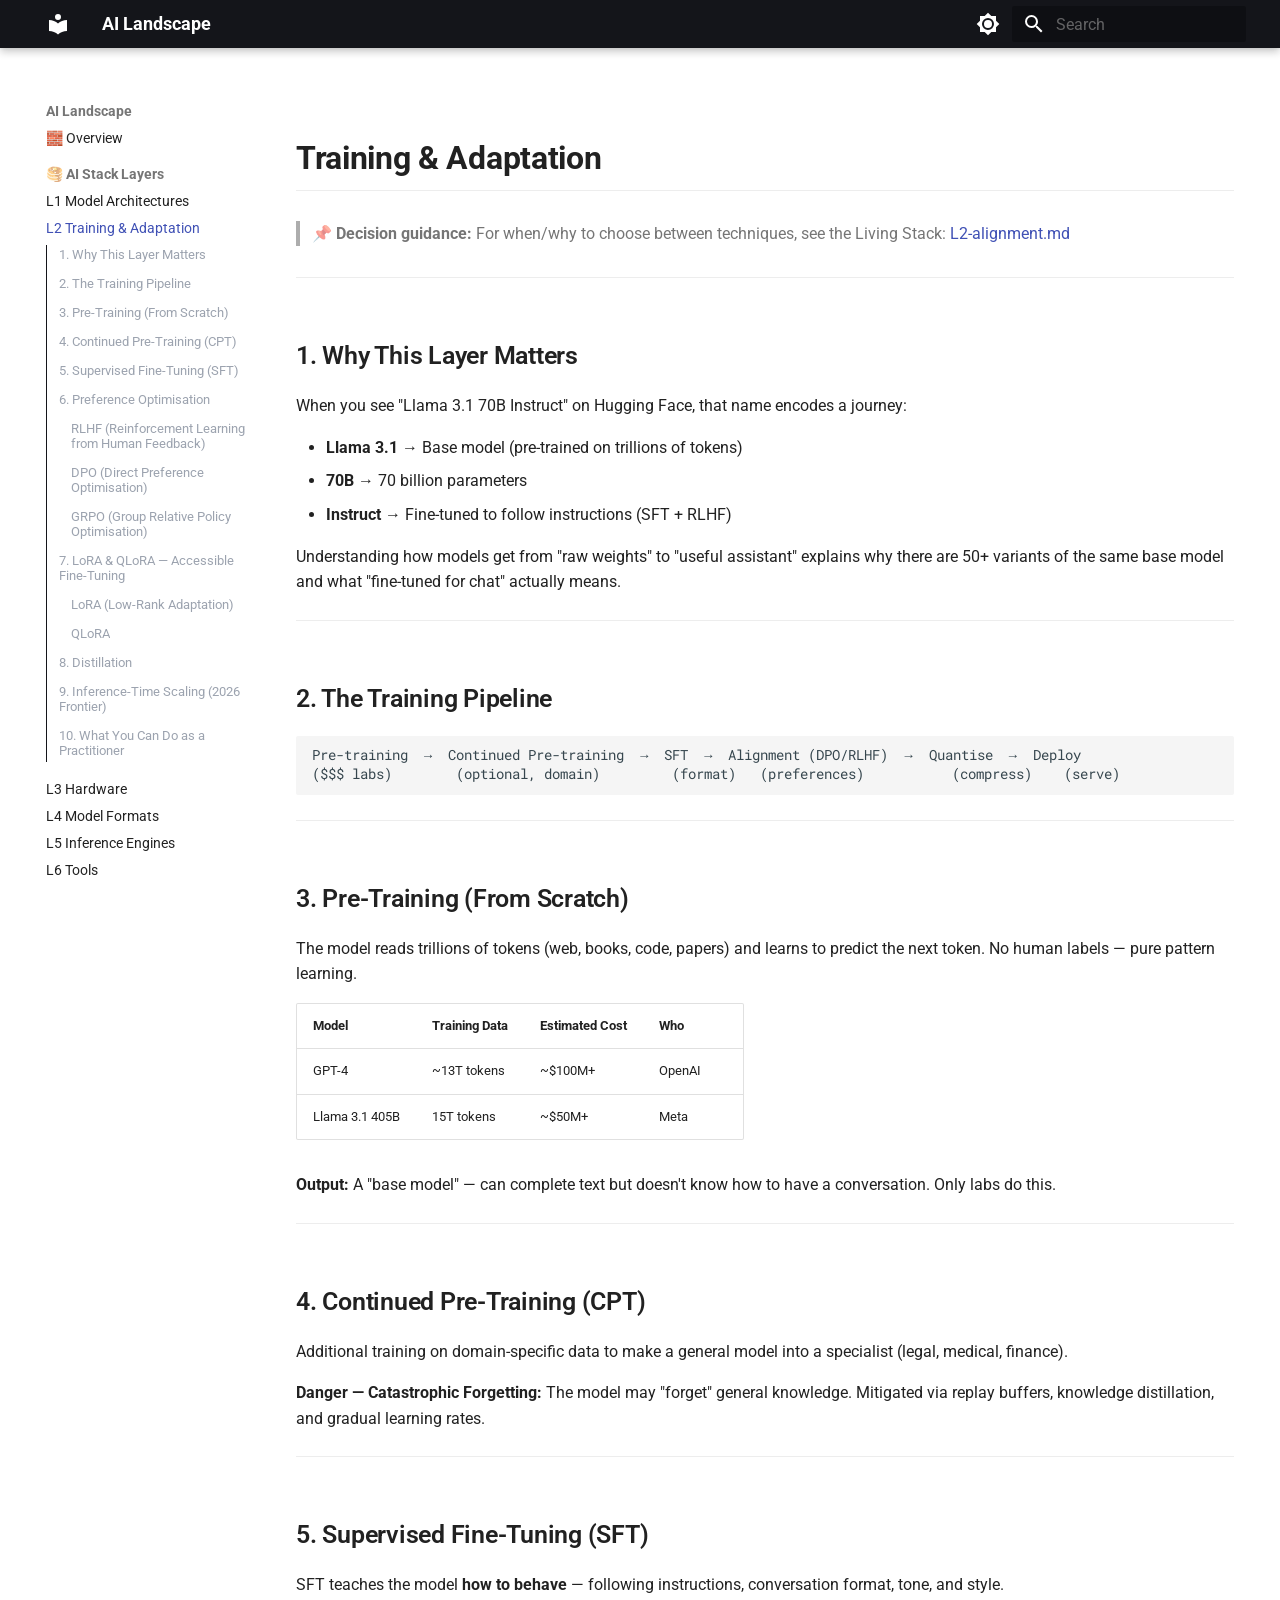
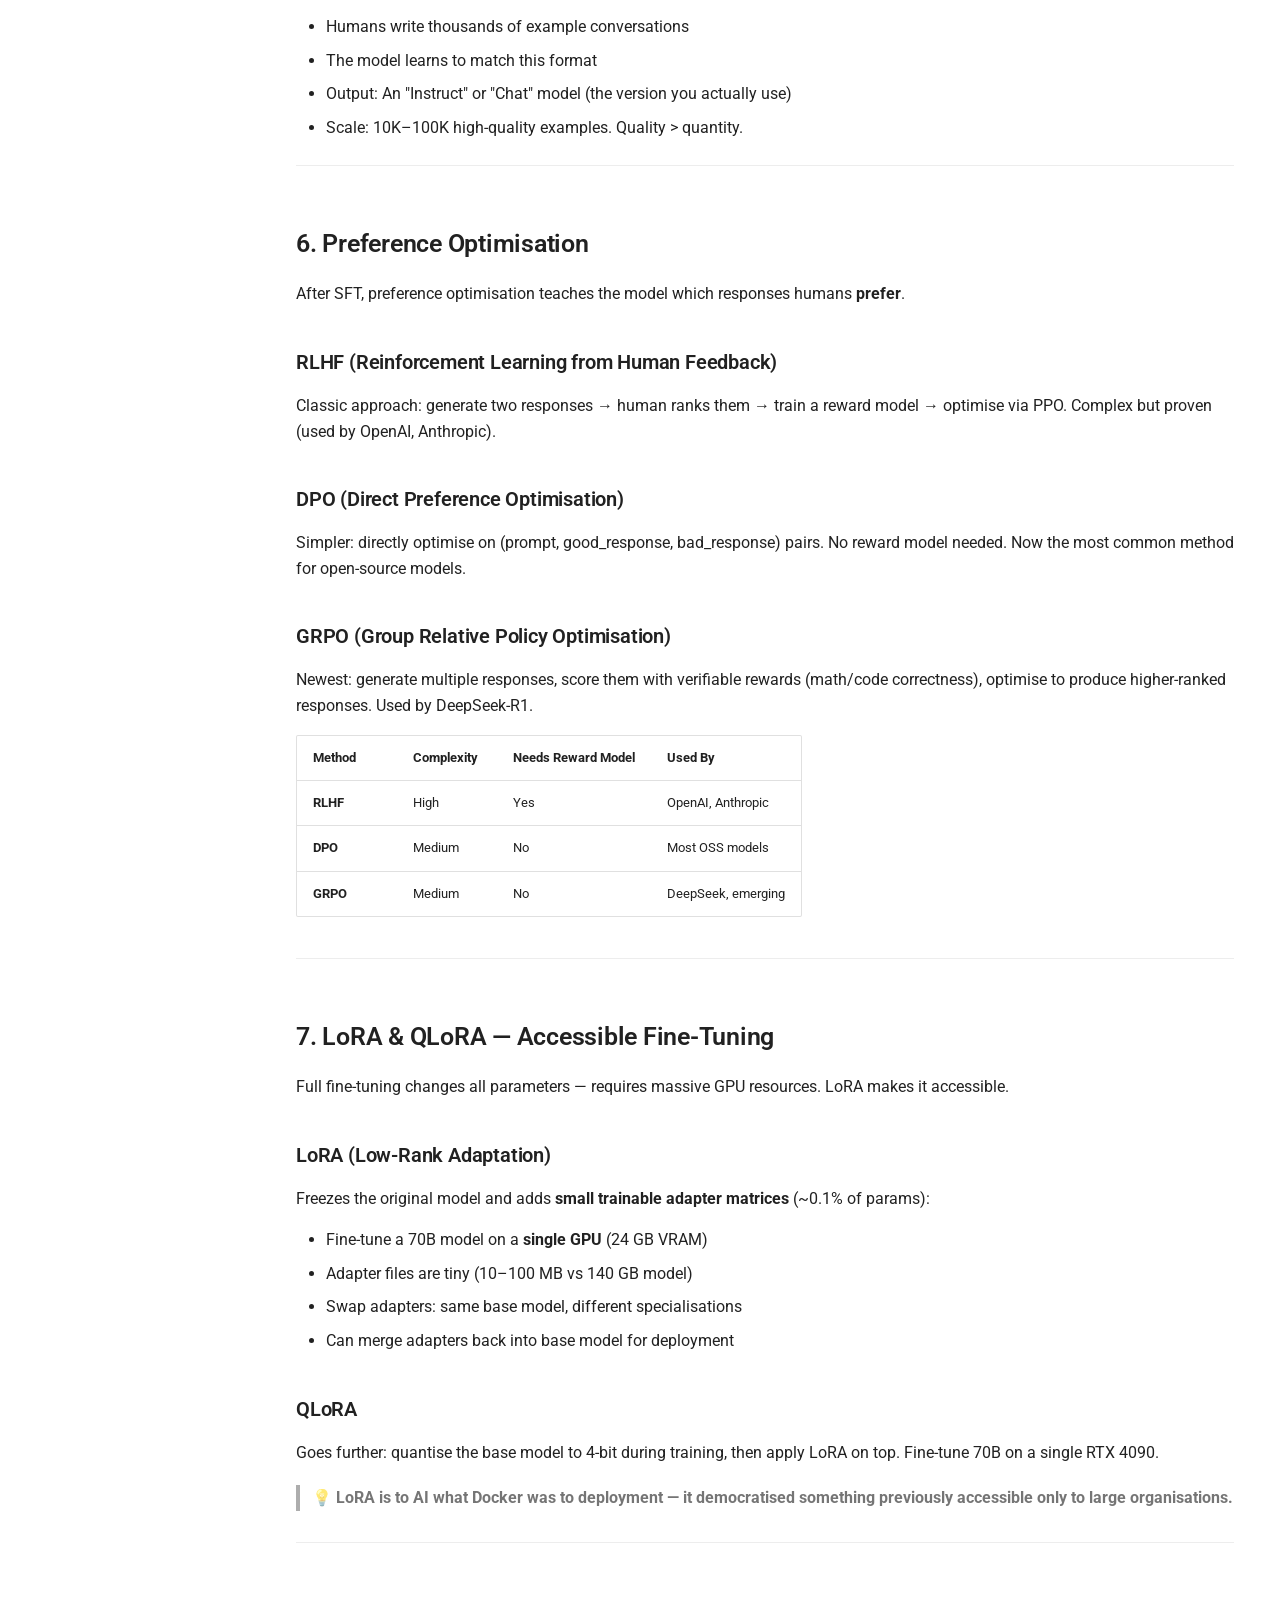
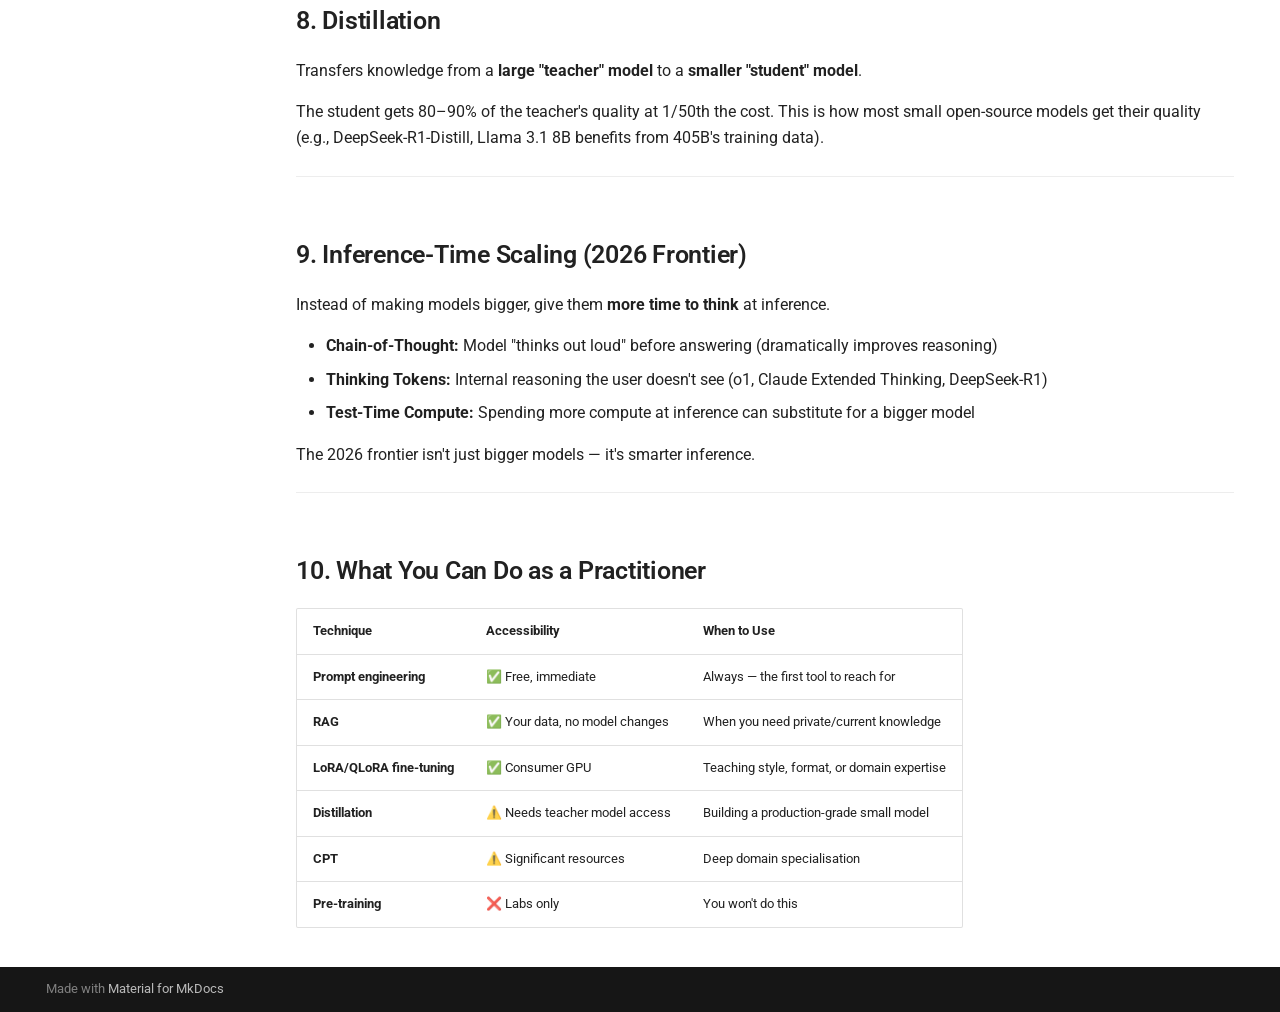
<file: 02-training-adaptation/index.html>
<!doctype html>
<html lang="en" class="no-js">
  <head>
    
      <meta charset="utf-8">
      <meta name="viewport" content="width=device-width,initial-scale=1">
      
        <meta name="description" content="Documentation for AI architectures, tools, and foundations.">
      
      
      
        <link rel="canonical" href="https://jaojbls.github.io/ai-landscape/02-training-adaptation/">
      
      
        <link rel="prev" href="../01-model-architectures/">
      
      
        <link rel="next" href="../03-hardware/">
      
      
        
      
      
      <link rel="icon" href="../assets/images/favicon.png">
      <meta name="generator" content="mkdocs-1.6.1, mkdocs-material-9.7.6">
    
    
      
        <title>L2 Training & Adaptation - AI Landscape</title>
      
    
    
      <link rel="stylesheet" href="../assets/stylesheets/main.484c7ddc.min.css">
      
        
        <link rel="stylesheet" href="../assets/stylesheets/palette.ab4e12ef.min.css">
      
      


    
    
      
    
    
      
        
        
        <link rel="preconnect" href="https://fonts.gstatic.com" crossorigin>
        <link rel="stylesheet" href="https://fonts.googleapis.com/css?family=Roboto:300,300i,400,400i,700,700i%7CRoboto+Mono:400,400i,700,700i&display=fallback">
        <style>:root{--md-text-font:"Roboto";--md-code-font:"Roboto Mono"}</style>
      
    
    
      <link rel="stylesheet" href="../stylesheets/extra.css">
    
    <script>__md_scope=new URL("..",location),__md_hash=e=>[...e].reduce(((e,_)=>(e<<5)-e+_.charCodeAt(0)),0),__md_get=(e,_=localStorage,t=__md_scope)=>JSON.parse(_.getItem(t.pathname+"."+e)),__md_set=(e,_,t=localStorage,a=__md_scope)=>{try{t.setItem(a.pathname+"."+e,JSON.stringify(_))}catch(e){}}</script>
    
      

    
    
  </head>
  
  
    
    
      
    
    
    
    
    <body dir="ltr" data-md-color-scheme="default" data-md-color-primary="black" data-md-color-accent="grey">
  
    
    <input class="md-toggle" data-md-toggle="drawer" type="checkbox" id="__drawer" autocomplete="off">
    <input class="md-toggle" data-md-toggle="search" type="checkbox" id="__search" autocomplete="off">
    <label class="md-overlay" for="__drawer"></label>
    <div data-md-component="skip">
      
        
        <a href="#training-adaptation" class="md-skip">
          Skip to content
        </a>
      
    </div>
    <div data-md-component="announce">
      
    </div>
    
    
      

  

<header class="md-header md-header--shadow" data-md-component="header">
  <nav class="md-header__inner md-grid" aria-label="Header">
    <a href=".." title="AI Landscape" class="md-header__button md-logo" aria-label="AI Landscape" data-md-component="logo">
      
  
  <svg xmlns="http://www.w3.org/2000/svg" viewBox="0 0 24 24"><path d="M12 8a3 3 0 0 0 3-3 3 3 0 0 0-3-3 3 3 0 0 0-3 3 3 3 0 0 0 3 3m0 3.54C9.64 9.35 6.5 8 3 8v11c3.5 0 6.64 1.35 9 3.54 2.36-2.19 5.5-3.54 9-3.54V8c-3.5 0-6.64 1.35-9 3.54"/></svg>

    </a>
    <label class="md-header__button md-icon" for="__drawer">
      
      <svg xmlns="http://www.w3.org/2000/svg" viewBox="0 0 24 24"><path d="M3 6h18v2H3zm0 5h18v2H3zm0 5h18v2H3z"/></svg>
    </label>
    <div class="md-header__title" data-md-component="header-title">
      <div class="md-header__ellipsis">
        <div class="md-header__topic">
          <span class="md-ellipsis">
            AI Landscape
          </span>
        </div>
        <div class="md-header__topic" data-md-component="header-topic">
          <span class="md-ellipsis">
            
              L2 Training & Adaptation
            
          </span>
        </div>
      </div>
    </div>
    
      
        <form class="md-header__option" data-md-component="palette">
  
    
    
    
    <input class="md-option" data-md-color-media="" data-md-color-scheme="default" data-md-color-primary="black" data-md-color-accent="grey"  aria-label="Switch to dark mode"  type="radio" name="__palette" id="__palette_0">
    
      <label class="md-header__button md-icon" title="Switch to dark mode" for="__palette_1" hidden>
        <svg xmlns="http://www.w3.org/2000/svg" viewBox="0 0 24 24"><path d="M12 8a4 4 0 0 0-4 4 4 4 0 0 0 4 4 4 4 0 0 0 4-4 4 4 0 0 0-4-4m0 10a6 6 0 0 1-6-6 6 6 0 0 1 6-6 6 6 0 0 1 6 6 6 6 0 0 1-6 6m8-9.31V4h-4.69L12 .69 8.69 4H4v4.69L.69 12 4 15.31V20h4.69L12 23.31 15.31 20H20v-4.69L23.31 12z"/></svg>
      </label>
    
  
    
    
    
    <input class="md-option" data-md-color-media="" data-md-color-scheme="slate" data-md-color-primary="black" data-md-color-accent="grey"  aria-label="Switch to light mode"  type="radio" name="__palette" id="__palette_1">
    
      <label class="md-header__button md-icon" title="Switch to light mode" for="__palette_0" hidden>
        <svg xmlns="http://www.w3.org/2000/svg" viewBox="0 0 24 24"><path d="M12 18c-.89 0-1.74-.2-2.5-.55C11.56 16.5 13 14.42 13 12s-1.44-4.5-3.5-5.45C10.26 6.2 11.11 6 12 6a6 6 0 0 1 6 6 6 6 0 0 1-6 6m8-9.31V4h-4.69L12 .69 8.69 4H4v4.69L.69 12 4 15.31V20h4.69L12 23.31 15.31 20H20v-4.69L23.31 12z"/></svg>
      </label>
    
  
</form>
      
    
    
      <script>var palette=__md_get("__palette");if(palette&&palette.color){if("(prefers-color-scheme)"===palette.color.media){var media=matchMedia("(prefers-color-scheme: light)"),input=document.querySelector(media.matches?"[data-md-color-media='(prefers-color-scheme: light)']":"[data-md-color-media='(prefers-color-scheme: dark)']");palette.color.media=input.getAttribute("data-md-color-media"),palette.color.scheme=input.getAttribute("data-md-color-scheme"),palette.color.primary=input.getAttribute("data-md-color-primary"),palette.color.accent=input.getAttribute("data-md-color-accent")}for(var[key,value]of Object.entries(palette.color))document.body.setAttribute("data-md-color-"+key,value)}</script>
    
    
    
      
      
        <label class="md-header__button md-icon" for="__search">
          
          <svg xmlns="http://www.w3.org/2000/svg" viewBox="0 0 24 24"><path d="M9.5 3A6.5 6.5 0 0 1 16 9.5c0 1.61-.59 3.09-1.56 4.23l.27.27h.79l5 5-1.5 1.5-5-5v-.79l-.27-.27A6.52 6.52 0 0 1 9.5 16 6.5 6.5 0 0 1 3 9.5 6.5 6.5 0 0 1 9.5 3m0 2C7 5 5 7 5 9.5S7 14 9.5 14 14 12 14 9.5 12 5 9.5 5"/></svg>
        </label>
        <div class="md-search" data-md-component="search" role="dialog">
  <label class="md-search__overlay" for="__search"></label>
  <div class="md-search__inner" role="search">
    <form class="md-search__form" name="search">
      <input type="text" class="md-search__input" name="query" aria-label="Search" placeholder="Search" autocapitalize="off" autocorrect="off" autocomplete="off" spellcheck="false" data-md-component="search-query" required>
      <label class="md-search__icon md-icon" for="__search">
        
        <svg xmlns="http://www.w3.org/2000/svg" viewBox="0 0 24 24"><path d="M9.5 3A6.5 6.5 0 0 1 16 9.5c0 1.61-.59 3.09-1.56 4.23l.27.27h.79l5 5-1.5 1.5-5-5v-.79l-.27-.27A6.52 6.52 0 0 1 9.5 16 6.5 6.5 0 0 1 3 9.5 6.5 6.5 0 0 1 9.5 3m0 2C7 5 5 7 5 9.5S7 14 9.5 14 14 12 14 9.5 12 5 9.5 5"/></svg>
        
        <svg xmlns="http://www.w3.org/2000/svg" viewBox="0 0 24 24"><path d="M20 11v2H8l5.5 5.5-1.42 1.42L4.16 12l7.92-7.92L13.5 5.5 8 11z"/></svg>
      </label>
      <nav class="md-search__options" aria-label="Search">
        
        <button type="reset" class="md-search__icon md-icon" title="Clear" aria-label="Clear" tabindex="-1">
          
          <svg xmlns="http://www.w3.org/2000/svg" viewBox="0 0 24 24"><path d="M19 6.41 17.59 5 12 10.59 6.41 5 5 6.41 10.59 12 5 17.59 6.41 19 12 13.41 17.59 19 19 17.59 13.41 12z"/></svg>
        </button>
      </nav>
      
        <div class="md-search__suggest" data-md-component="search-suggest"></div>
      
    </form>
    <div class="md-search__output">
      <div class="md-search__scrollwrap" tabindex="0" data-md-scrollfix>
        <div class="md-search-result" data-md-component="search-result">
          <div class="md-search-result__meta">
            Initializing search
          </div>
          <ol class="md-search-result__list" role="presentation"></ol>
        </div>
      </div>
    </div>
  </div>
</div>
      
    
    
  </nav>
  
</header>
    
    <div class="md-container" data-md-component="container">
      
      
        
          
        
      
      <main class="md-main" data-md-component="main">
        <div class="md-main__inner md-grid">
          
            
              
              <div class="md-sidebar md-sidebar--primary" data-md-component="sidebar" data-md-type="navigation" >
                <div class="md-sidebar__scrollwrap">
                  <div class="md-sidebar__inner">
                    



  

<nav class="md-nav md-nav--primary md-nav--integrated" aria-label="Navigation" data-md-level="0">
  <label class="md-nav__title" for="__drawer">
    <a href=".." title="AI Landscape" class="md-nav__button md-logo" aria-label="AI Landscape" data-md-component="logo">
      
  
  <svg xmlns="http://www.w3.org/2000/svg" viewBox="0 0 24 24"><path d="M12 8a3 3 0 0 0 3-3 3 3 0 0 0-3-3 3 3 0 0 0-3 3 3 3 0 0 0 3 3m0 3.54C9.64 9.35 6.5 8 3 8v11c3.5 0 6.64 1.35 9 3.54 2.36-2.19 5.5-3.54 9-3.54V8c-3.5 0-6.64 1.35-9 3.54"/></svg>

    </a>
    AI Landscape
  </label>
  
  <ul class="md-nav__list" data-md-scrollfix>
    
      
      
  
  
  
  
    <li class="md-nav__item">
      <a href=".." class="md-nav__link">
        
  
  
  <span class="md-ellipsis">
    
  
    🧱 Overview
  

    
  </span>
  
  

      </a>
    </li>
  

    
      
      
  
  
    
  
  
  
    
    
    
    
      
        
        
      
    
    
    <li class="md-nav__item md-nav__item--active md-nav__item--section md-nav__item--nested">
      
        
        
        <input class="md-nav__toggle md-toggle " type="checkbox" id="__nav_2" checked>
        
          
          <label class="md-nav__link" for="__nav_2" id="__nav_2_label" tabindex="">
            
  
  
  <span class="md-ellipsis">
    
  
    🥞 AI Stack Layers
  

    
  </span>
  
  

            <span class="md-nav__icon md-icon"></span>
          </label>
        
        <nav class="md-nav" data-md-level="1" aria-labelledby="__nav_2_label" aria-expanded="true">
          <label class="md-nav__title" for="__nav_2">
            <span class="md-nav__icon md-icon"></span>
            
  
    🥞 AI Stack Layers
  

          </label>
          <ul class="md-nav__list" data-md-scrollfix>
            
              
                
  
  
  
  
    <li class="md-nav__item">
      <a href="../01-model-architectures/" class="md-nav__link">
        
  
  
  <span class="md-ellipsis">
    
  
    L1 Model Architectures
  

    
  </span>
  
  

      </a>
    </li>
  

              
            
              
                
  
  
    
  
  
  
    <li class="md-nav__item md-nav__item--active">
      
      <input class="md-nav__toggle md-toggle" type="checkbox" id="__toc">
      
      
        
      
      
        <label class="md-nav__link md-nav__link--active" for="__toc">
          
  
  
  <span class="md-ellipsis">
    
  
    L2 Training & Adaptation
  

    
  </span>
  
  

          <span class="md-nav__icon md-icon"></span>
        </label>
      
      <a href="./" class="md-nav__link md-nav__link--active">
        
  
  
  <span class="md-ellipsis">
    
  
    L2 Training & Adaptation
  

    
  </span>
  
  

      </a>
      
        

<nav class="md-nav md-nav--secondary" aria-label="Table of contents">
  
  
  
    
  
  
    <label class="md-nav__title" for="__toc">
      <span class="md-nav__icon md-icon"></span>
      Table of contents
    </label>
    <ul class="md-nav__list" data-md-component="toc" data-md-scrollfix>
      
        <li class="md-nav__item">
  <a href="#1-why-this-layer-matters" class="md-nav__link">
    <span class="md-ellipsis">
      
        1. Why This Layer Matters
      
    </span>
  </a>
  
</li>
      
        <li class="md-nav__item">
  <a href="#2-the-training-pipeline" class="md-nav__link">
    <span class="md-ellipsis">
      
        2. The Training Pipeline
      
    </span>
  </a>
  
</li>
      
        <li class="md-nav__item">
  <a href="#3-pre-training-from-scratch" class="md-nav__link">
    <span class="md-ellipsis">
      
        3. Pre-Training (From Scratch)
      
    </span>
  </a>
  
</li>
      
        <li class="md-nav__item">
  <a href="#4-continued-pre-training-cpt" class="md-nav__link">
    <span class="md-ellipsis">
      
        4. Continued Pre-Training (CPT)
      
    </span>
  </a>
  
</li>
      
        <li class="md-nav__item">
  <a href="#5-supervised-fine-tuning-sft" class="md-nav__link">
    <span class="md-ellipsis">
      
        5. Supervised Fine-Tuning (SFT)
      
    </span>
  </a>
  
</li>
      
        <li class="md-nav__item">
  <a href="#6-preference-optimisation" class="md-nav__link">
    <span class="md-ellipsis">
      
        6. Preference Optimisation
      
    </span>
  </a>
  
    <nav class="md-nav" aria-label="6. Preference Optimisation">
      <ul class="md-nav__list">
        
          <li class="md-nav__item">
  <a href="#rlhf-reinforcement-learning-from-human-feedback" class="md-nav__link">
    <span class="md-ellipsis">
      
        RLHF (Reinforcement Learning from Human Feedback)
      
    </span>
  </a>
  
</li>
        
          <li class="md-nav__item">
  <a href="#dpo-direct-preference-optimisation" class="md-nav__link">
    <span class="md-ellipsis">
      
        DPO (Direct Preference Optimisation)
      
    </span>
  </a>
  
</li>
        
          <li class="md-nav__item">
  <a href="#grpo-group-relative-policy-optimisation" class="md-nav__link">
    <span class="md-ellipsis">
      
        GRPO (Group Relative Policy Optimisation)
      
    </span>
  </a>
  
</li>
        
      </ul>
    </nav>
  
</li>
      
        <li class="md-nav__item">
  <a href="#7-lora-qlora-accessible-fine-tuning" class="md-nav__link">
    <span class="md-ellipsis">
      
        7. LoRA &amp; QLoRA — Accessible Fine-Tuning
      
    </span>
  </a>
  
    <nav class="md-nav" aria-label="7. LoRA &amp; QLoRA — Accessible Fine-Tuning">
      <ul class="md-nav__list">
        
          <li class="md-nav__item">
  <a href="#lora-low-rank-adaptation" class="md-nav__link">
    <span class="md-ellipsis">
      
        LoRA (Low-Rank Adaptation)
      
    </span>
  </a>
  
</li>
        
          <li class="md-nav__item">
  <a href="#qlora" class="md-nav__link">
    <span class="md-ellipsis">
      
        QLoRA
      
    </span>
  </a>
  
</li>
        
      </ul>
    </nav>
  
</li>
      
        <li class="md-nav__item">
  <a href="#8-distillation" class="md-nav__link">
    <span class="md-ellipsis">
      
        8. Distillation
      
    </span>
  </a>
  
</li>
      
        <li class="md-nav__item">
  <a href="#9-inference-time-scaling-2026-frontier" class="md-nav__link">
    <span class="md-ellipsis">
      
        9. Inference-Time Scaling (2026 Frontier)
      
    </span>
  </a>
  
</li>
      
        <li class="md-nav__item">
  <a href="#10-what-you-can-do-as-a-practitioner" class="md-nav__link">
    <span class="md-ellipsis">
      
        10. What You Can Do as a Practitioner
      
    </span>
  </a>
  
</li>
      
    </ul>
  
</nav>
      
    </li>
  

              
            
              
                
  
  
  
  
    <li class="md-nav__item">
      <a href="../03-hardware/" class="md-nav__link">
        
  
  
  <span class="md-ellipsis">
    
  
    L3 Hardware
  

    
  </span>
  
  

      </a>
    </li>
  

              
            
              
                
  
  
  
  
    <li class="md-nav__item">
      <a href="../04-model-formats/" class="md-nav__link">
        
  
  
  <span class="md-ellipsis">
    
  
    L4 Model Formats
  

    
  </span>
  
  

      </a>
    </li>
  

              
            
              
                
  
  
  
  
    <li class="md-nav__item">
      <a href="../05-inference-engines/" class="md-nav__link">
        
  
  
  <span class="md-ellipsis">
    
  
    L5 Inference Engines
  

    
  </span>
  
  

      </a>
    </li>
  

              
            
              
                
  
  
  
  
    <li class="md-nav__item">
      <a href="../06-tools/" class="md-nav__link">
        
  
  
  <span class="md-ellipsis">
    
  
    L6 Tools
  

    
  </span>
  
  

      </a>
    </li>
  

              
            
              
                
  
  
  
  
    <li class="md-nav__item">
      <a href="../07-llm-extensions/" class="md-nav__link">
        
  
  
  <span class="md-ellipsis">
    
  
    L7 LLM Extensions
  

    
  </span>
  
  

      </a>
    </li>
  

              
            
          </ul>
        </nav>
      
    </li>
  

    
      
      
  
  
  
  
    
    
    
    
      
        
        
      
    
    
    <li class="md-nav__item md-nav__item--section md-nav__item--nested">
      
        
        
        <input class="md-nav__toggle md-toggle " type="checkbox" id="__nav_3" >
        
          
          <label class="md-nav__link" for="__nav_3" id="__nav_3_label" tabindex="">
            
  
  
  <span class="md-ellipsis">
    
  
    🌱 Living Stack Tiers
  

    
  </span>
  
  

            <span class="md-nav__icon md-icon"></span>
          </label>
        
        <nav class="md-nav" data-md-level="1" aria-labelledby="__nav_3_label" aria-expanded="false">
          <label class="md-nav__title" for="__nav_3">
            <span class="md-nav__icon md-icon"></span>
            
  
    🌱 Living Stack Tiers
  

          </label>
          <ul class="md-nav__list" data-md-scrollfix>
            
              
                
  
  
  
  
    <li class="md-nav__item">
      <a href="../L1-foundation/" class="md-nav__link">
        
  
  
  <span class="md-ellipsis">
    
  
    T1 Foundation
  

    
  </span>
  
  

      </a>
    </li>
  

              
            
              
                
  
  
  
  
    <li class="md-nav__item">
      <a href="../L2-alignment/" class="md-nav__link">
        
  
  
  <span class="md-ellipsis">
    
  
    T2 Alignment
  

    
  </span>
  
  

      </a>
    </li>
  

              
            
              
                
  
  
  
  
    <li class="md-nav__item">
      <a href="../L3-adaptability/" class="md-nav__link">
        
  
  
  <span class="md-ellipsis">
    
  
    T3 Adaptability
  

    
  </span>
  
  

      </a>
    </li>
  

              
            
          </ul>
        </nav>
      
    </li>
  

    
  </ul>
</nav>
                  </div>
                </div>
              </div>
            
            
          
          
            <div class="md-content" data-md-component="content">
              
              <article class="md-content__inner md-typeset">
                
                  



<h1 id="training-adaptation">Training &amp; Adaptation<a class="headerlink" href="#training-adaptation" title="Permanent link">&para;</a></h1>
<blockquote>
<p><strong>📌 Decision guidance:</strong> For when/why to choose between techniques, see the Living Stack: <a href="../L2-alignment/">L2-alignment.md</a></p>
</blockquote>
<hr />
<h2 id="1-why-this-layer-matters">1. Why This Layer Matters<a class="headerlink" href="#1-why-this-layer-matters" title="Permanent link">&para;</a></h2>
<p>When you see "Llama 3.1 70B Instruct" on Hugging Face, that name encodes a journey:</p>
<ul>
<li><strong>Llama 3.1</strong> → Base model (pre-trained on trillions of tokens)</li>
<li><strong>70B</strong> → 70 billion parameters</li>
<li><strong>Instruct</strong> → Fine-tuned to follow instructions (SFT + RLHF)</li>
</ul>
<p>Understanding how models get from "raw weights" to "useful assistant" explains why there are 50+ variants of the same base model and what "fine-tuned for chat" actually means.</p>
<hr />
<h2 id="2-the-training-pipeline">2. The Training Pipeline<a class="headerlink" href="#2-the-training-pipeline" title="Permanent link">&para;</a></h2>
<div class="highlight"><pre><span></span><code><a id="__codelineno-0-1" name="__codelineno-0-1" href="#__codelineno-0-1"></a>Pre-training  →  Continued Pre-training  →  SFT  →  Alignment (DPO/RLHF)  →  Quantise  →  Deploy
<a id="__codelineno-0-2" name="__codelineno-0-2" href="#__codelineno-0-2"></a>($$$ labs)        (optional, domain)         (format)   (preferences)           (compress)    (serve)
</code></pre></div>
<hr />
<h2 id="3-pre-training-from-scratch">3. Pre-Training (From Scratch)<a class="headerlink" href="#3-pre-training-from-scratch" title="Permanent link">&para;</a></h2>
<p>The model reads trillions of tokens (web, books, code, papers) and learns to predict the next token. No human labels — pure pattern learning.</p>
<table>
<thead>
<tr>
<th style="text-align: left;">Model</th>
<th style="text-align: left;">Training Data</th>
<th style="text-align: left;">Estimated Cost</th>
<th style="text-align: left;">Who</th>
</tr>
</thead>
<tbody>
<tr>
<td style="text-align: left;">GPT-4</td>
<td style="text-align: left;">~13T tokens</td>
<td style="text-align: left;">~$100M+</td>
<td style="text-align: left;">OpenAI</td>
</tr>
<tr>
<td style="text-align: left;">Llama 3.1 405B</td>
<td style="text-align: left;">15T tokens</td>
<td style="text-align: left;">~$50M+</td>
<td style="text-align: left;">Meta</td>
</tr>
</tbody>
</table>
<p><strong>Output:</strong> A "base model" — can complete text but doesn't know how to have a conversation. Only labs do this.</p>
<hr />
<h2 id="4-continued-pre-training-cpt">4. Continued Pre-Training (CPT)<a class="headerlink" href="#4-continued-pre-training-cpt" title="Permanent link">&para;</a></h2>
<p>Additional training on domain-specific data to make a general model into a specialist (legal, medical, finance).</p>
<p><strong>Danger — Catastrophic Forgetting:</strong> The model may "forget" general knowledge. Mitigated via replay buffers, knowledge distillation, and gradual learning rates.</p>
<hr />
<h2 id="5-supervised-fine-tuning-sft">5. Supervised Fine-Tuning (SFT)<a class="headerlink" href="#5-supervised-fine-tuning-sft" title="Permanent link">&para;</a></h2>
<p>SFT teaches the model <strong>how to behave</strong> — following instructions, conversation format, tone, and style.</p>
<ul>
<li>Humans write thousands of example conversations</li>
<li>The model learns to match this format</li>
<li>Output: An "Instruct" or "Chat" model (the version you actually use)</li>
<li>Scale: 10K–100K high-quality examples. Quality &gt; quantity.</li>
</ul>
<hr />
<h2 id="6-preference-optimisation">6. Preference Optimisation<a class="headerlink" href="#6-preference-optimisation" title="Permanent link">&para;</a></h2>
<p>After SFT, preference optimisation teaches the model which responses humans <strong>prefer</strong>.</p>
<h3 id="rlhf-reinforcement-learning-from-human-feedback">RLHF (Reinforcement Learning from Human Feedback)<a class="headerlink" href="#rlhf-reinforcement-learning-from-human-feedback" title="Permanent link">&para;</a></h3>
<p>Classic approach: generate two responses → human ranks them → train a reward model → optimise via PPO. Complex but proven (used by OpenAI, Anthropic).</p>
<h3 id="dpo-direct-preference-optimisation">DPO (Direct Preference Optimisation)<a class="headerlink" href="#dpo-direct-preference-optimisation" title="Permanent link">&para;</a></h3>
<p>Simpler: directly optimise on (prompt, good_response, bad_response) pairs. No reward model needed. Now the most common method for open-source models.</p>
<h3 id="grpo-group-relative-policy-optimisation">GRPO (Group Relative Policy Optimisation)<a class="headerlink" href="#grpo-group-relative-policy-optimisation" title="Permanent link">&para;</a></h3>
<p>Newest: generate multiple responses, score them with verifiable rewards (math/code correctness), optimise to produce higher-ranked responses. Used by DeepSeek-R1.</p>
<table>
<thead>
<tr>
<th style="text-align: left;">Method</th>
<th style="text-align: left;">Complexity</th>
<th style="text-align: left;">Needs Reward Model</th>
<th style="text-align: left;">Used By</th>
</tr>
</thead>
<tbody>
<tr>
<td style="text-align: left;"><strong>RLHF</strong></td>
<td style="text-align: left;">High</td>
<td style="text-align: left;">Yes</td>
<td style="text-align: left;">OpenAI, Anthropic</td>
</tr>
<tr>
<td style="text-align: left;"><strong>DPO</strong></td>
<td style="text-align: left;">Medium</td>
<td style="text-align: left;">No</td>
<td style="text-align: left;">Most OSS models</td>
</tr>
<tr>
<td style="text-align: left;"><strong>GRPO</strong></td>
<td style="text-align: left;">Medium</td>
<td style="text-align: left;">No</td>
<td style="text-align: left;">DeepSeek, emerging</td>
</tr>
</tbody>
</table>
<hr />
<h2 id="7-lora-qlora-accessible-fine-tuning">7. LoRA &amp; QLoRA — Accessible Fine-Tuning<a class="headerlink" href="#7-lora-qlora-accessible-fine-tuning" title="Permanent link">&para;</a></h2>
<p>Full fine-tuning changes all parameters — requires massive GPU resources. LoRA makes it accessible.</p>
<h3 id="lora-low-rank-adaptation">LoRA (Low-Rank Adaptation)<a class="headerlink" href="#lora-low-rank-adaptation" title="Permanent link">&para;</a></h3>
<p>Freezes the original model and adds <strong>small trainable adapter matrices</strong> (~0.1% of params):</p>
<ul>
<li>Fine-tune a 70B model on a <strong>single GPU</strong> (24 GB VRAM)</li>
<li>Adapter files are tiny (10–100 MB vs 140 GB model)</li>
<li>Swap adapters: same base model, different specialisations</li>
<li>Can merge adapters back into base model for deployment</li>
</ul>
<h3 id="qlora">QLoRA<a class="headerlink" href="#qlora" title="Permanent link">&para;</a></h3>
<p>Goes further: quantise the base model to 4-bit during training, then apply LoRA on top. Fine-tune 70B on a single RTX 4090.</p>
<blockquote>
<p><strong>💡 LoRA is to AI what Docker was to deployment — it democratised something previously accessible only to large organisations.</strong></p>
</blockquote>
<hr />
<h2 id="8-distillation">8. Distillation<a class="headerlink" href="#8-distillation" title="Permanent link">&para;</a></h2>
<p>Transfers knowledge from a <strong>large "teacher" model</strong> to a <strong>smaller "student" model</strong>.</p>
<p>The student gets 80–90% of the teacher's quality at 1/50th the cost. This is how most small open-source models get their quality (e.g., DeepSeek-R1-Distill, Llama 3.1 8B benefits from 405B's training data).</p>
<hr />
<h2 id="9-inference-time-scaling-2026-frontier">9. Inference-Time Scaling (2026 Frontier)<a class="headerlink" href="#9-inference-time-scaling-2026-frontier" title="Permanent link">&para;</a></h2>
<p>Instead of making models bigger, give them <strong>more time to think</strong> at inference.</p>
<ul>
<li><strong>Chain-of-Thought:</strong> Model "thinks out loud" before answering (dramatically improves reasoning)</li>
<li><strong>Thinking Tokens:</strong> Internal reasoning the user doesn't see (o1, Claude Extended Thinking, DeepSeek-R1)</li>
<li><strong>Test-Time Compute:</strong> Spending more compute at inference can substitute for a bigger model</li>
</ul>
<p>The 2026 frontier isn't just bigger models — it's smarter inference.</p>
<hr />
<h2 id="10-what-you-can-do-as-a-practitioner">10. What You Can Do as a Practitioner<a class="headerlink" href="#10-what-you-can-do-as-a-practitioner" title="Permanent link">&para;</a></h2>
<table>
<thead>
<tr>
<th style="text-align: left;">Technique</th>
<th style="text-align: left;">Accessibility</th>
<th style="text-align: left;">When to Use</th>
</tr>
</thead>
<tbody>
<tr>
<td style="text-align: left;"><strong>Prompt engineering</strong></td>
<td style="text-align: left;">✅ Free, immediate</td>
<td style="text-align: left;">Always — the first tool to reach for</td>
</tr>
<tr>
<td style="text-align: left;"><strong>RAG</strong></td>
<td style="text-align: left;">✅ Your data, no model changes</td>
<td style="text-align: left;">When you need private/current knowledge</td>
</tr>
<tr>
<td style="text-align: left;"><strong>LoRA/QLoRA fine-tuning</strong></td>
<td style="text-align: left;">✅ Consumer GPU</td>
<td style="text-align: left;">Teaching style, format, or domain expertise</td>
</tr>
<tr>
<td style="text-align: left;"><strong>Distillation</strong></td>
<td style="text-align: left;">⚠️ Needs teacher model access</td>
<td style="text-align: left;">Building a production-grade small model</td>
</tr>
<tr>
<td style="text-align: left;"><strong>CPT</strong></td>
<td style="text-align: left;">⚠️ Significant resources</td>
<td style="text-align: left;">Deep domain specialisation</td>
</tr>
<tr>
<td style="text-align: left;"><strong>Pre-training</strong></td>
<td style="text-align: left;">❌ Labs only</td>
<td style="text-align: left;">You won't do this</td>
</tr>
</tbody>
</table>












                
              </article>
            </div>
          
          
<script>var target=document.getElementById(location.hash.slice(1));target&&target.name&&(target.checked=target.name.startsWith("__tabbed_"))</script>
        </div>
        
      </main>
      
        <footer class="md-footer">
  
  <div class="md-footer-meta md-typeset">
    <div class="md-footer-meta__inner md-grid">
      <div class="md-copyright">
  
  
    Made with
    <a href="https://squidfunk.github.io/mkdocs-material/" target="_blank" rel="noopener">
      Material for MkDocs
    </a>
  
</div>
      
    </div>
  </div>
</footer>
      
    </div>
    <div class="md-dialog" data-md-component="dialog">
      <div class="md-dialog__inner md-typeset"></div>
    </div>
    
    
    
      
      
      <script id="__config" type="application/json">{"annotate": null, "base": "..", "features": ["navigation.sections", "navigation.instant", "search.suggest", "search.highlight", "toc.integrate"], "search": "../assets/javascripts/workers/search.2c215733.min.js", "tags": null, "translations": {"clipboard.copied": "Copied to clipboard", "clipboard.copy": "Copy to clipboard", "search.result.more.one": "1 more on this page", "search.result.more.other": "# more on this page", "search.result.none": "No matching documents", "search.result.one": "1 matching document", "search.result.other": "# matching documents", "search.result.placeholder": "Type to start searching", "search.result.term.missing": "Missing", "select.version": "Select version"}, "version": null}</script>
    
    
      <script src="../assets/javascripts/bundle.79ae519e.min.js"></script>
      
    
  </body>
</html>
</file>
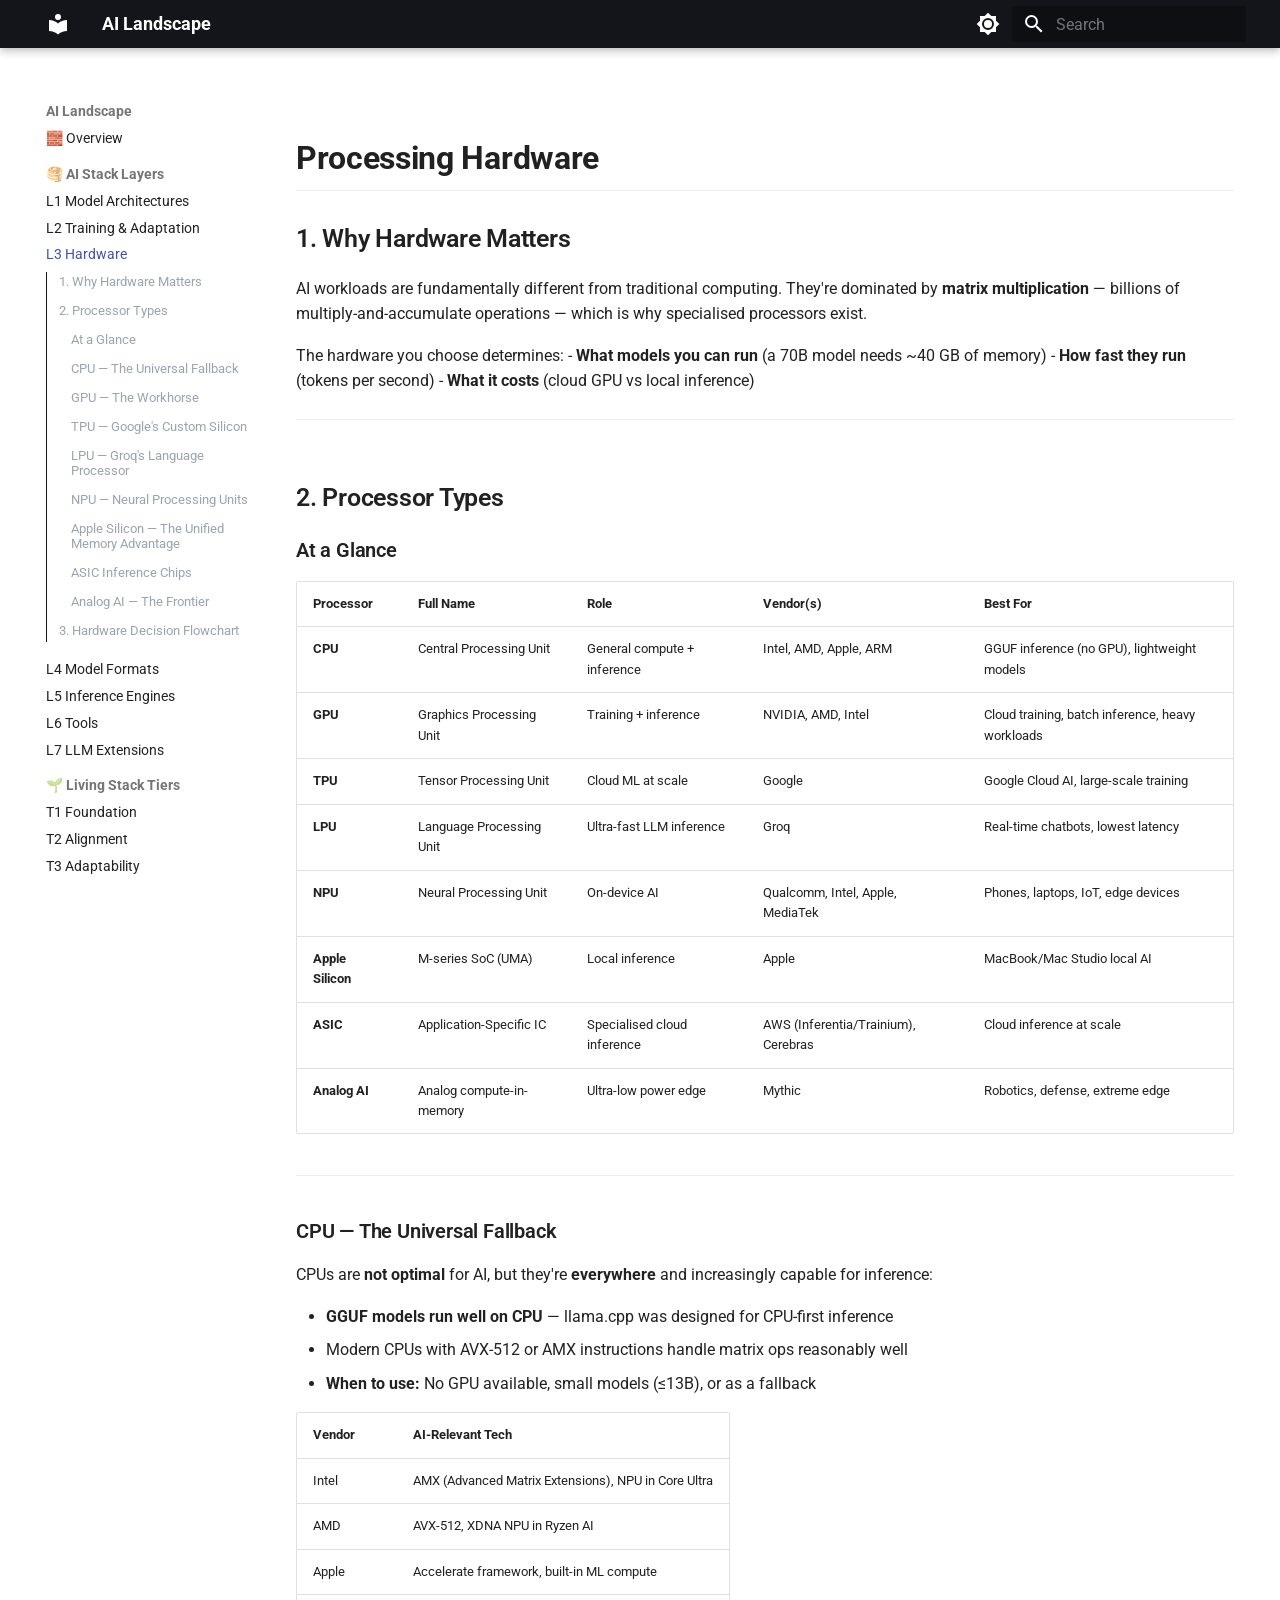
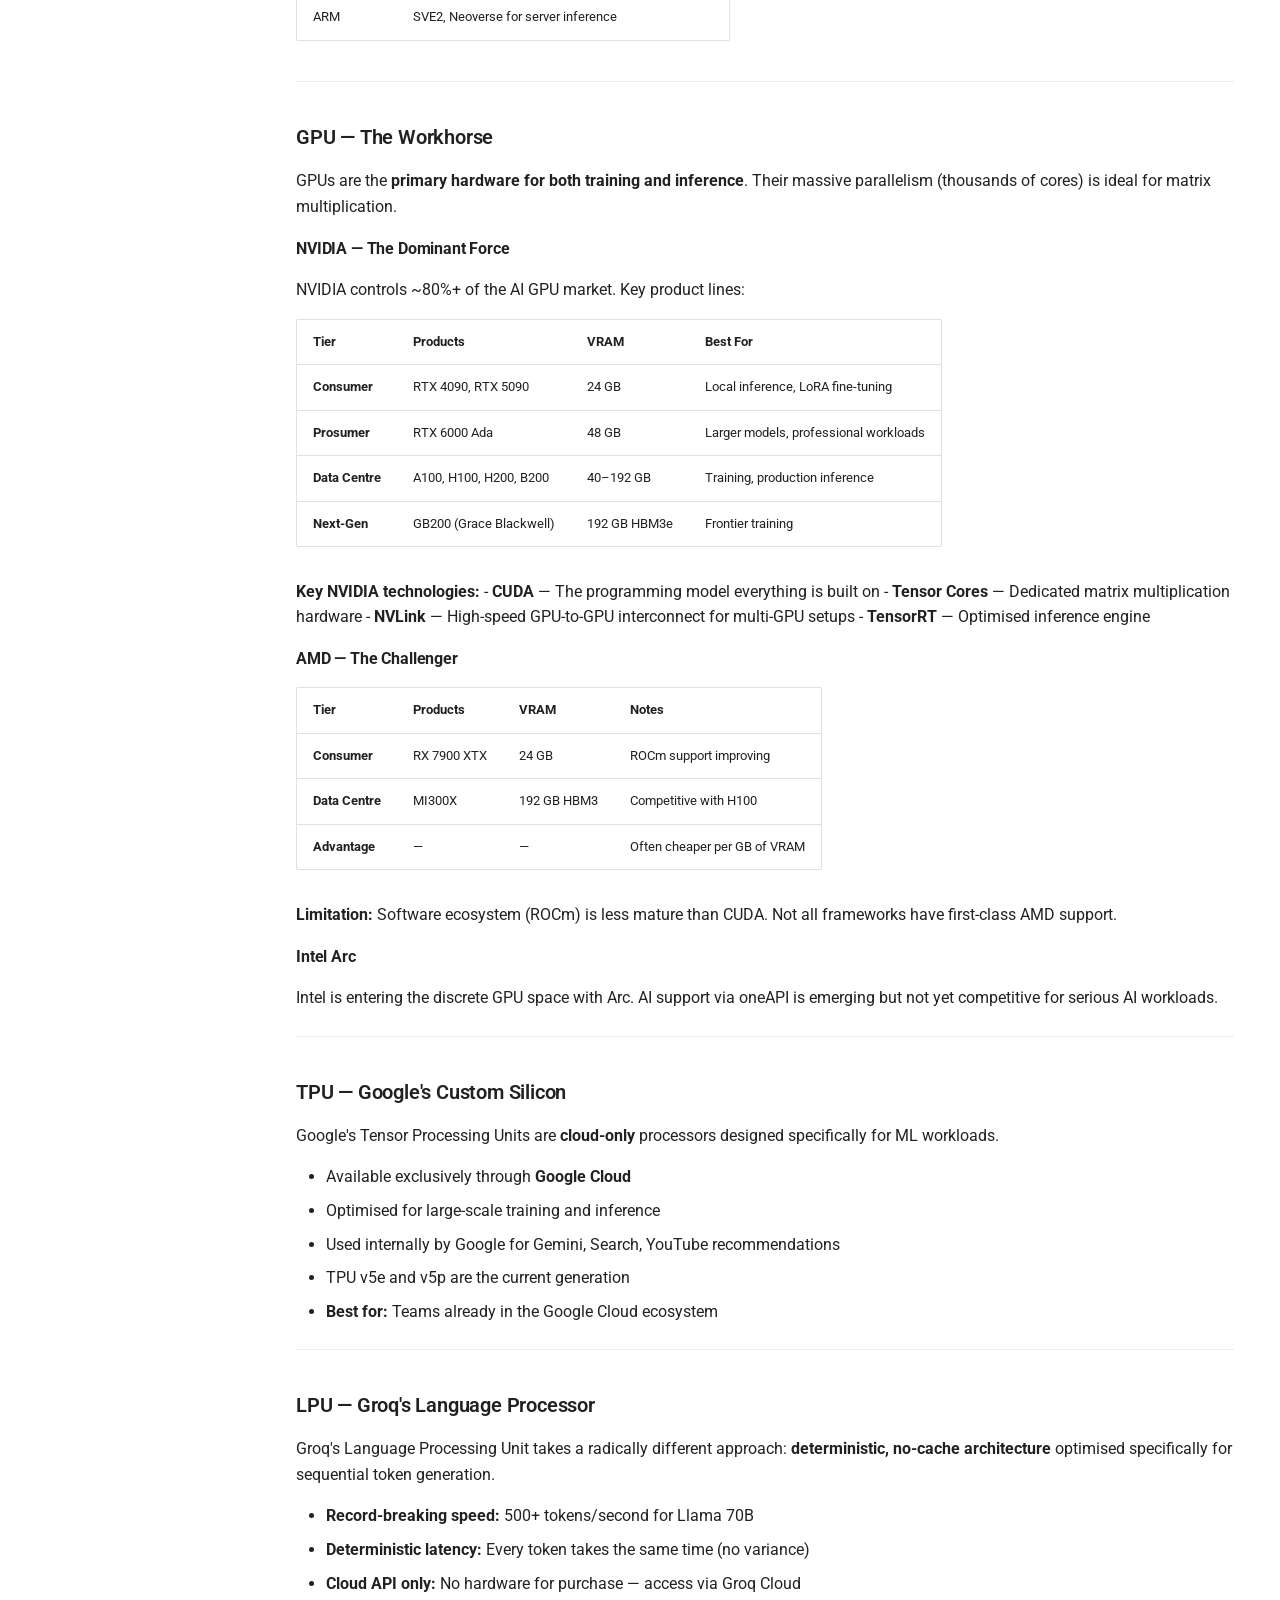
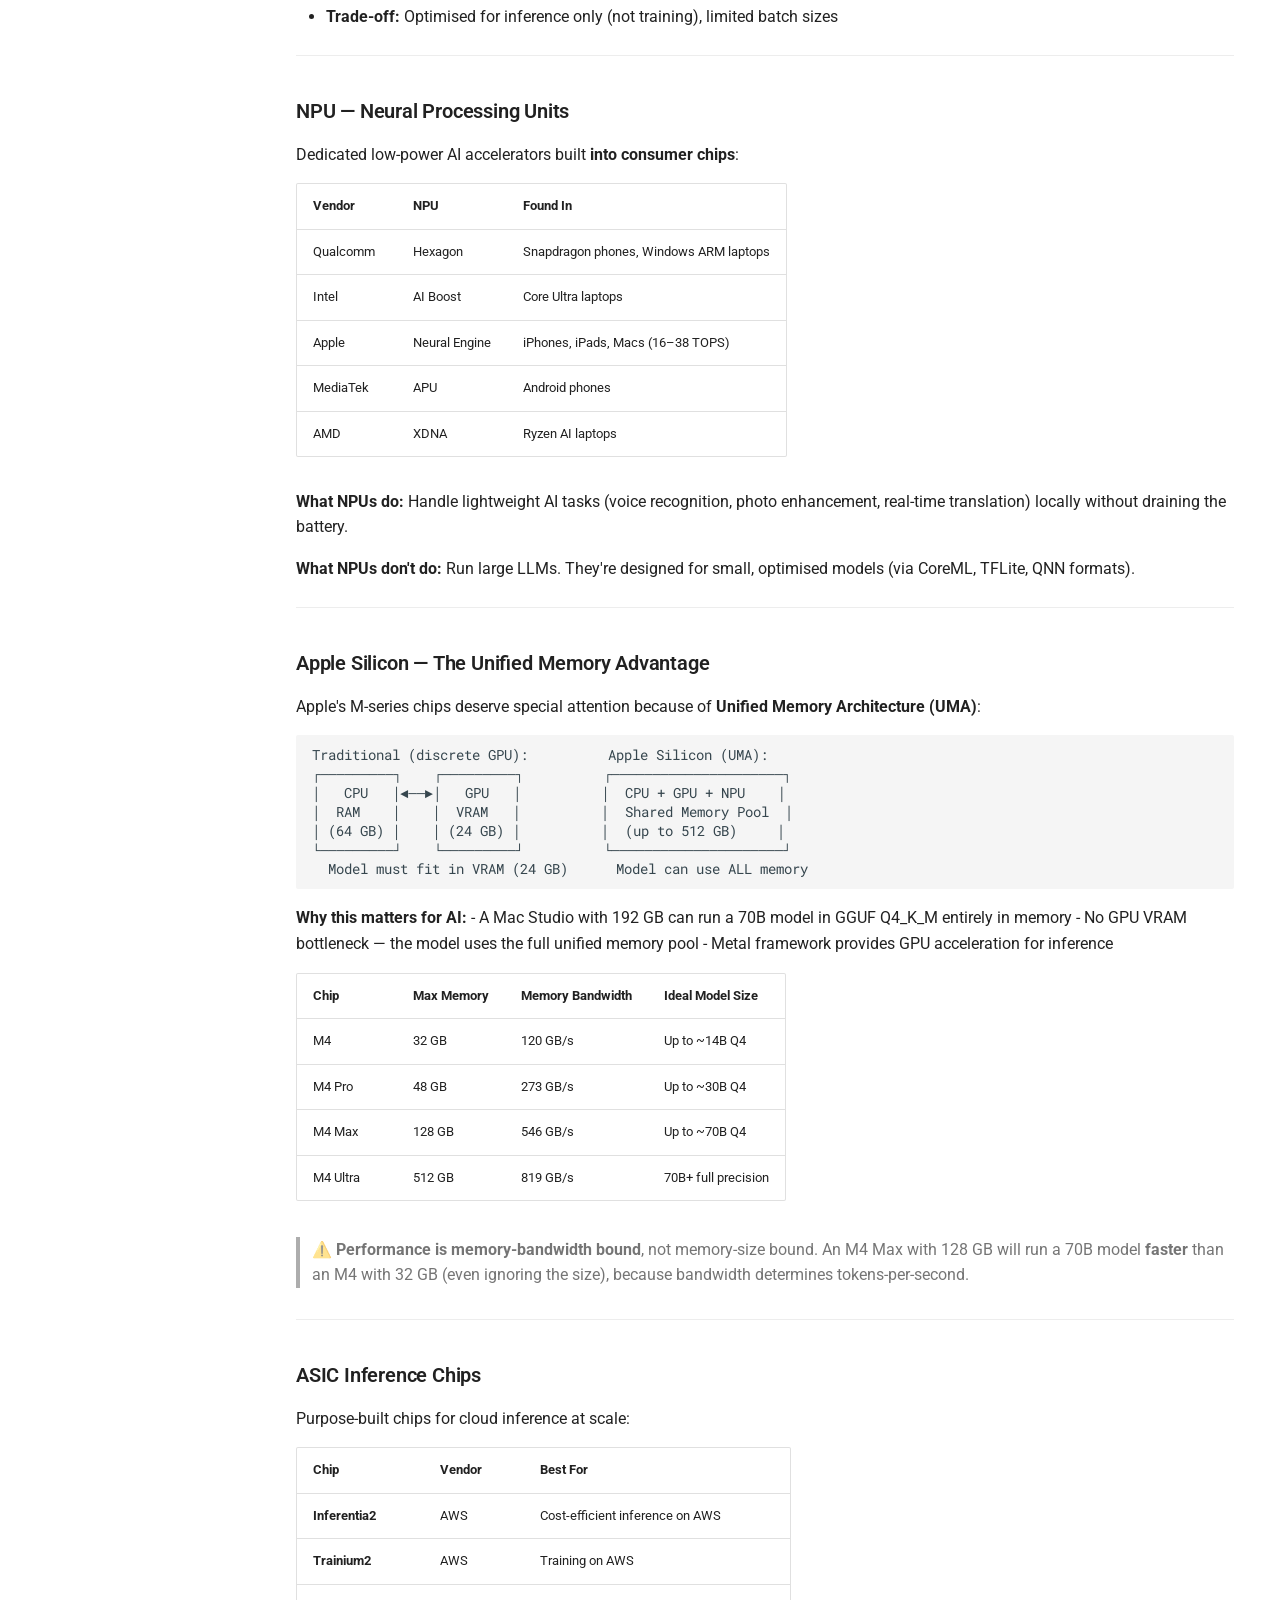
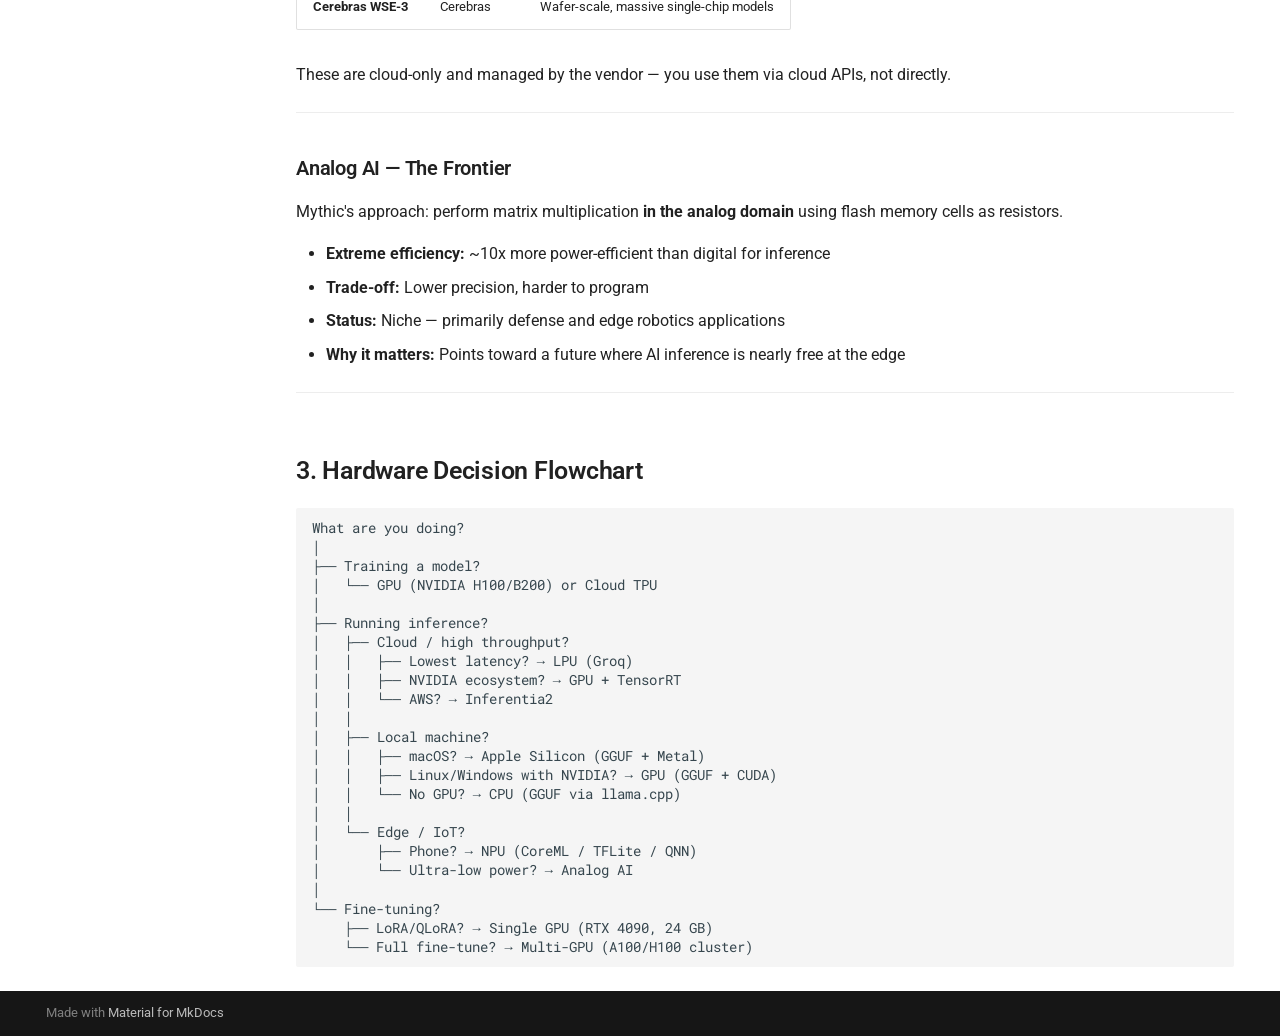
<file: 03-hardware/index.html>
<!doctype html>
<html lang="en" class="no-js">
  <head>
    
      <meta charset="utf-8">
      <meta name="viewport" content="width=device-width,initial-scale=1">
      
        <meta name="description" content="Documentation for AI architectures, tools, and foundations.">
      
      
      
        <link rel="canonical" href="https://jaojbls.github.io/ai-landscape/03-hardware/">
      
      
        <link rel="prev" href="../02-training-adaptation/">
      
      
        <link rel="next" href="../04-model-formats/">
      
      
        
      
      
      <link rel="icon" href="../assets/images/favicon.png">
      <meta name="generator" content="mkdocs-1.6.1, mkdocs-material-9.7.6">
    
    
      
        <title>L3 Hardware - AI Landscape</title>
      
    
    
      <link rel="stylesheet" href="../assets/stylesheets/main.484c7ddc.min.css">
      
        
        <link rel="stylesheet" href="../assets/stylesheets/palette.ab4e12ef.min.css">
      
      


    
    
      
    
    
      
        
        
        <link rel="preconnect" href="https://fonts.gstatic.com" crossorigin>
        <link rel="stylesheet" href="https://fonts.googleapis.com/css?family=Roboto:300,300i,400,400i,700,700i%7CRoboto+Mono:400,400i,700,700i&display=fallback">
        <style>:root{--md-text-font:"Roboto";--md-code-font:"Roboto Mono"}</style>
      
    
    
      <link rel="stylesheet" href="../stylesheets/extra.css">
    
    <script>__md_scope=new URL("..",location),__md_hash=e=>[...e].reduce(((e,_)=>(e<<5)-e+_.charCodeAt(0)),0),__md_get=(e,_=localStorage,t=__md_scope)=>JSON.parse(_.getItem(t.pathname+"."+e)),__md_set=(e,_,t=localStorage,a=__md_scope)=>{try{t.setItem(a.pathname+"."+e,JSON.stringify(_))}catch(e){}}</script>
    
      

    
    
  </head>
  
  
    
    
      
    
    
    
    
    <body dir="ltr" data-md-color-scheme="default" data-md-color-primary="black" data-md-color-accent="grey">
  
    
    <input class="md-toggle" data-md-toggle="drawer" type="checkbox" id="__drawer" autocomplete="off">
    <input class="md-toggle" data-md-toggle="search" type="checkbox" id="__search" autocomplete="off">
    <label class="md-overlay" for="__drawer"></label>
    <div data-md-component="skip">
      
        
        <a href="#processing-hardware" class="md-skip">
          Skip to content
        </a>
      
    </div>
    <div data-md-component="announce">
      
    </div>
    
    
      

  

<header class="md-header md-header--shadow" data-md-component="header">
  <nav class="md-header__inner md-grid" aria-label="Header">
    <a href=".." title="AI Landscape" class="md-header__button md-logo" aria-label="AI Landscape" data-md-component="logo">
      
  
  <svg xmlns="http://www.w3.org/2000/svg" viewBox="0 0 24 24"><path d="M12 8a3 3 0 0 0 3-3 3 3 0 0 0-3-3 3 3 0 0 0-3 3 3 3 0 0 0 3 3m0 3.54C9.64 9.35 6.5 8 3 8v11c3.5 0 6.64 1.35 9 3.54 2.36-2.19 5.5-3.54 9-3.54V8c-3.5 0-6.64 1.35-9 3.54"/></svg>

    </a>
    <label class="md-header__button md-icon" for="__drawer">
      
      <svg xmlns="http://www.w3.org/2000/svg" viewBox="0 0 24 24"><path d="M3 6h18v2H3zm0 5h18v2H3zm0 5h18v2H3z"/></svg>
    </label>
    <div class="md-header__title" data-md-component="header-title">
      <div class="md-header__ellipsis">
        <div class="md-header__topic">
          <span class="md-ellipsis">
            AI Landscape
          </span>
        </div>
        <div class="md-header__topic" data-md-component="header-topic">
          <span class="md-ellipsis">
            
              L3 Hardware
            
          </span>
        </div>
      </div>
    </div>
    
      
        <form class="md-header__option" data-md-component="palette">
  
    
    
    
    <input class="md-option" data-md-color-media="" data-md-color-scheme="default" data-md-color-primary="black" data-md-color-accent="grey"  aria-label="Switch to dark mode"  type="radio" name="__palette" id="__palette_0">
    
      <label class="md-header__button md-icon" title="Switch to dark mode" for="__palette_1" hidden>
        <svg xmlns="http://www.w3.org/2000/svg" viewBox="0 0 24 24"><path d="M12 8a4 4 0 0 0-4 4 4 4 0 0 0 4 4 4 4 0 0 0 4-4 4 4 0 0 0-4-4m0 10a6 6 0 0 1-6-6 6 6 0 0 1 6-6 6 6 0 0 1 6 6 6 6 0 0 1-6 6m8-9.31V4h-4.69L12 .69 8.69 4H4v4.69L.69 12 4 15.31V20h4.69L12 23.31 15.31 20H20v-4.69L23.31 12z"/></svg>
      </label>
    
  
    
    
    
    <input class="md-option" data-md-color-media="" data-md-color-scheme="slate" data-md-color-primary="black" data-md-color-accent="grey"  aria-label="Switch to light mode"  type="radio" name="__palette" id="__palette_1">
    
      <label class="md-header__button md-icon" title="Switch to light mode" for="__palette_0" hidden>
        <svg xmlns="http://www.w3.org/2000/svg" viewBox="0 0 24 24"><path d="M12 18c-.89 0-1.74-.2-2.5-.55C11.56 16.5 13 14.42 13 12s-1.44-4.5-3.5-5.45C10.26 6.2 11.11 6 12 6a6 6 0 0 1 6 6 6 6 0 0 1-6 6m8-9.31V4h-4.69L12 .69 8.69 4H4v4.69L.69 12 4 15.31V20h4.69L12 23.31 15.31 20H20v-4.69L23.31 12z"/></svg>
      </label>
    
  
</form>
      
    
    
      <script>var palette=__md_get("__palette");if(palette&&palette.color){if("(prefers-color-scheme)"===palette.color.media){var media=matchMedia("(prefers-color-scheme: light)"),input=document.querySelector(media.matches?"[data-md-color-media='(prefers-color-scheme: light)']":"[data-md-color-media='(prefers-color-scheme: dark)']");palette.color.media=input.getAttribute("data-md-color-media"),palette.color.scheme=input.getAttribute("data-md-color-scheme"),palette.color.primary=input.getAttribute("data-md-color-primary"),palette.color.accent=input.getAttribute("data-md-color-accent")}for(var[key,value]of Object.entries(palette.color))document.body.setAttribute("data-md-color-"+key,value)}</script>
    
    
    
      
      
        <label class="md-header__button md-icon" for="__search">
          
          <svg xmlns="http://www.w3.org/2000/svg" viewBox="0 0 24 24"><path d="M9.5 3A6.5 6.5 0 0 1 16 9.5c0 1.61-.59 3.09-1.56 4.23l.27.27h.79l5 5-1.5 1.5-5-5v-.79l-.27-.27A6.52 6.52 0 0 1 9.5 16 6.5 6.5 0 0 1 3 9.5 6.5 6.5 0 0 1 9.5 3m0 2C7 5 5 7 5 9.5S7 14 9.5 14 14 12 14 9.5 12 5 9.5 5"/></svg>
        </label>
        <div class="md-search" data-md-component="search" role="dialog">
  <label class="md-search__overlay" for="__search"></label>
  <div class="md-search__inner" role="search">
    <form class="md-search__form" name="search">
      <input type="text" class="md-search__input" name="query" aria-label="Search" placeholder="Search" autocapitalize="off" autocorrect="off" autocomplete="off" spellcheck="false" data-md-component="search-query" required>
      <label class="md-search__icon md-icon" for="__search">
        
        <svg xmlns="http://www.w3.org/2000/svg" viewBox="0 0 24 24"><path d="M9.5 3A6.5 6.5 0 0 1 16 9.5c0 1.61-.59 3.09-1.56 4.23l.27.27h.79l5 5-1.5 1.5-5-5v-.79l-.27-.27A6.52 6.52 0 0 1 9.5 16 6.5 6.5 0 0 1 3 9.5 6.5 6.5 0 0 1 9.5 3m0 2C7 5 5 7 5 9.5S7 14 9.5 14 14 12 14 9.5 12 5 9.5 5"/></svg>
        
        <svg xmlns="http://www.w3.org/2000/svg" viewBox="0 0 24 24"><path d="M20 11v2H8l5.5 5.5-1.42 1.42L4.16 12l7.92-7.92L13.5 5.5 8 11z"/></svg>
      </label>
      <nav class="md-search__options" aria-label="Search">
        
        <button type="reset" class="md-search__icon md-icon" title="Clear" aria-label="Clear" tabindex="-1">
          
          <svg xmlns="http://www.w3.org/2000/svg" viewBox="0 0 24 24"><path d="M19 6.41 17.59 5 12 10.59 6.41 5 5 6.41 10.59 12 5 17.59 6.41 19 12 13.41 17.59 19 19 17.59 13.41 12z"/></svg>
        </button>
      </nav>
      
        <div class="md-search__suggest" data-md-component="search-suggest"></div>
      
    </form>
    <div class="md-search__output">
      <div class="md-search__scrollwrap" tabindex="0" data-md-scrollfix>
        <div class="md-search-result" data-md-component="search-result">
          <div class="md-search-result__meta">
            Initializing search
          </div>
          <ol class="md-search-result__list" role="presentation"></ol>
        </div>
      </div>
    </div>
  </div>
</div>
      
    
    
  </nav>
  
</header>
    
    <div class="md-container" data-md-component="container">
      
      
        
          
        
      
      <main class="md-main" data-md-component="main">
        <div class="md-main__inner md-grid">
          
            
              
              <div class="md-sidebar md-sidebar--primary" data-md-component="sidebar" data-md-type="navigation" >
                <div class="md-sidebar__scrollwrap">
                  <div class="md-sidebar__inner">
                    



  

<nav class="md-nav md-nav--primary md-nav--integrated" aria-label="Navigation" data-md-level="0">
  <label class="md-nav__title" for="__drawer">
    <a href=".." title="AI Landscape" class="md-nav__button md-logo" aria-label="AI Landscape" data-md-component="logo">
      
  
  <svg xmlns="http://www.w3.org/2000/svg" viewBox="0 0 24 24"><path d="M12 8a3 3 0 0 0 3-3 3 3 0 0 0-3-3 3 3 0 0 0-3 3 3 3 0 0 0 3 3m0 3.54C9.64 9.35 6.5 8 3 8v11c3.5 0 6.64 1.35 9 3.54 2.36-2.19 5.5-3.54 9-3.54V8c-3.5 0-6.64 1.35-9 3.54"/></svg>

    </a>
    AI Landscape
  </label>
  
  <ul class="md-nav__list" data-md-scrollfix>
    
      
      
  
  
  
  
    <li class="md-nav__item">
      <a href=".." class="md-nav__link">
        
  
  
  <span class="md-ellipsis">
    
  
    🧱 Overview
  

    
  </span>
  
  

      </a>
    </li>
  

    
      
      
  
  
    
  
  
  
    
    
    
    
      
        
        
      
    
    
    <li class="md-nav__item md-nav__item--active md-nav__item--section md-nav__item--nested">
      
        
        
        <input class="md-nav__toggle md-toggle " type="checkbox" id="__nav_2" checked>
        
          
          <label class="md-nav__link" for="__nav_2" id="__nav_2_label" tabindex="">
            
  
  
  <span class="md-ellipsis">
    
  
    🥞 AI Stack Layers
  

    
  </span>
  
  

            <span class="md-nav__icon md-icon"></span>
          </label>
        
        <nav class="md-nav" data-md-level="1" aria-labelledby="__nav_2_label" aria-expanded="true">
          <label class="md-nav__title" for="__nav_2">
            <span class="md-nav__icon md-icon"></span>
            
  
    🥞 AI Stack Layers
  

          </label>
          <ul class="md-nav__list" data-md-scrollfix>
            
              
                
  
  
  
  
    <li class="md-nav__item">
      <a href="../01-model-architectures/" class="md-nav__link">
        
  
  
  <span class="md-ellipsis">
    
  
    L1 Model Architectures
  

    
  </span>
  
  

      </a>
    </li>
  

              
            
              
                
  
  
  
  
    <li class="md-nav__item">
      <a href="../02-training-adaptation/" class="md-nav__link">
        
  
  
  <span class="md-ellipsis">
    
  
    L2 Training & Adaptation
  

    
  </span>
  
  

      </a>
    </li>
  

              
            
              
                
  
  
    
  
  
  
    <li class="md-nav__item md-nav__item--active">
      
      <input class="md-nav__toggle md-toggle" type="checkbox" id="__toc">
      
      
        
      
      
        <label class="md-nav__link md-nav__link--active" for="__toc">
          
  
  
  <span class="md-ellipsis">
    
  
    L3 Hardware
  

    
  </span>
  
  

          <span class="md-nav__icon md-icon"></span>
        </label>
      
      <a href="./" class="md-nav__link md-nav__link--active">
        
  
  
  <span class="md-ellipsis">
    
  
    L3 Hardware
  

    
  </span>
  
  

      </a>
      
        

<nav class="md-nav md-nav--secondary" aria-label="Table of contents">
  
  
  
    
  
  
    <label class="md-nav__title" for="__toc">
      <span class="md-nav__icon md-icon"></span>
      Table of contents
    </label>
    <ul class="md-nav__list" data-md-component="toc" data-md-scrollfix>
      
        <li class="md-nav__item">
  <a href="#1-why-hardware-matters" class="md-nav__link">
    <span class="md-ellipsis">
      
        1. Why Hardware Matters
      
    </span>
  </a>
  
</li>
      
        <li class="md-nav__item">
  <a href="#2-processor-types" class="md-nav__link">
    <span class="md-ellipsis">
      
        2. Processor Types
      
    </span>
  </a>
  
    <nav class="md-nav" aria-label="2. Processor Types">
      <ul class="md-nav__list">
        
          <li class="md-nav__item">
  <a href="#at-a-glance" class="md-nav__link">
    <span class="md-ellipsis">
      
        At a Glance
      
    </span>
  </a>
  
</li>
        
          <li class="md-nav__item">
  <a href="#cpu-the-universal-fallback" class="md-nav__link">
    <span class="md-ellipsis">
      
        CPU — The Universal Fallback
      
    </span>
  </a>
  
</li>
        
          <li class="md-nav__item">
  <a href="#gpu-the-workhorse" class="md-nav__link">
    <span class="md-ellipsis">
      
        GPU — The Workhorse
      
    </span>
  </a>
  
</li>
        
          <li class="md-nav__item">
  <a href="#tpu-googles-custom-silicon" class="md-nav__link">
    <span class="md-ellipsis">
      
        TPU — Google's Custom Silicon
      
    </span>
  </a>
  
</li>
        
          <li class="md-nav__item">
  <a href="#lpu-groqs-language-processor" class="md-nav__link">
    <span class="md-ellipsis">
      
        LPU — Groq's Language Processor
      
    </span>
  </a>
  
</li>
        
          <li class="md-nav__item">
  <a href="#npu-neural-processing-units" class="md-nav__link">
    <span class="md-ellipsis">
      
        NPU — Neural Processing Units
      
    </span>
  </a>
  
</li>
        
          <li class="md-nav__item">
  <a href="#apple-silicon-the-unified-memory-advantage" class="md-nav__link">
    <span class="md-ellipsis">
      
        Apple Silicon — The Unified Memory Advantage
      
    </span>
  </a>
  
</li>
        
          <li class="md-nav__item">
  <a href="#asic-inference-chips" class="md-nav__link">
    <span class="md-ellipsis">
      
        ASIC Inference Chips
      
    </span>
  </a>
  
</li>
        
          <li class="md-nav__item">
  <a href="#analog-ai-the-frontier" class="md-nav__link">
    <span class="md-ellipsis">
      
        Analog AI — The Frontier
      
    </span>
  </a>
  
</li>
        
      </ul>
    </nav>
  
</li>
      
        <li class="md-nav__item">
  <a href="#3-hardware-decision-flowchart" class="md-nav__link">
    <span class="md-ellipsis">
      
        3. Hardware Decision Flowchart
      
    </span>
  </a>
  
</li>
      
    </ul>
  
</nav>
      
    </li>
  

              
            
              
                
  
  
  
  
    <li class="md-nav__item">
      <a href="../04-model-formats/" class="md-nav__link">
        
  
  
  <span class="md-ellipsis">
    
  
    L4 Model Formats
  

    
  </span>
  
  

      </a>
    </li>
  

              
            
              
                
  
  
  
  
    <li class="md-nav__item">
      <a href="../05-inference-engines/" class="md-nav__link">
        
  
  
  <span class="md-ellipsis">
    
  
    L5 Inference Engines
  

    
  </span>
  
  

      </a>
    </li>
  

              
            
              
                
  
  
  
  
    <li class="md-nav__item">
      <a href="../06-tools/" class="md-nav__link">
        
  
  
  <span class="md-ellipsis">
    
  
    L6 Tools
  

    
  </span>
  
  

      </a>
    </li>
  

              
            
              
                
  
  
  
  
    <li class="md-nav__item">
      <a href="../07-llm-extensions/" class="md-nav__link">
        
  
  
  <span class="md-ellipsis">
    
  
    L7 LLM Extensions
  

    
  </span>
  
  

      </a>
    </li>
  

              
            
          </ul>
        </nav>
      
    </li>
  

    
      
      
  
  
  
  
    
    
    
    
      
        
        
      
    
    
    <li class="md-nav__item md-nav__item--section md-nav__item--nested">
      
        
        
        <input class="md-nav__toggle md-toggle " type="checkbox" id="__nav_3" >
        
          
          <label class="md-nav__link" for="__nav_3" id="__nav_3_label" tabindex="">
            
  
  
  <span class="md-ellipsis">
    
  
    🌱 Living Stack Tiers
  

    
  </span>
  
  

            <span class="md-nav__icon md-icon"></span>
          </label>
        
        <nav class="md-nav" data-md-level="1" aria-labelledby="__nav_3_label" aria-expanded="false">
          <label class="md-nav__title" for="__nav_3">
            <span class="md-nav__icon md-icon"></span>
            
  
    🌱 Living Stack Tiers
  

          </label>
          <ul class="md-nav__list" data-md-scrollfix>
            
              
                
  
  
  
  
    <li class="md-nav__item">
      <a href="../L1-foundation/" class="md-nav__link">
        
  
  
  <span class="md-ellipsis">
    
  
    T1 Foundation
  

    
  </span>
  
  

      </a>
    </li>
  

              
            
              
                
  
  
  
  
    <li class="md-nav__item">
      <a href="../L2-alignment/" class="md-nav__link">
        
  
  
  <span class="md-ellipsis">
    
  
    T2 Alignment
  

    
  </span>
  
  

      </a>
    </li>
  

              
            
              
                
  
  
  
  
    <li class="md-nav__item">
      <a href="../L3-adaptability/" class="md-nav__link">
        
  
  
  <span class="md-ellipsis">
    
  
    T3 Adaptability
  

    
  </span>
  
  

      </a>
    </li>
  

              
            
          </ul>
        </nav>
      
    </li>
  

    
  </ul>
</nav>
                  </div>
                </div>
              </div>
            
            
          
          
            <div class="md-content" data-md-component="content">
              
              <article class="md-content__inner md-typeset">
                
                  



<h1 id="processing-hardware">Processing Hardware<a class="headerlink" href="#processing-hardware" title="Permanent link">&para;</a></h1>
<h2 id="1-why-hardware-matters">1. Why Hardware Matters<a class="headerlink" href="#1-why-hardware-matters" title="Permanent link">&para;</a></h2>
<p>AI workloads are fundamentally different from traditional computing. They're dominated by <strong>matrix multiplication</strong> — billions of multiply-and-accumulate operations — which is why specialised processors exist.</p>
<p>The hardware you choose determines:
- <strong>What models you can run</strong> (a 70B model needs ~40 GB of memory)
- <strong>How fast they run</strong> (tokens per second)
- <strong>What it costs</strong> (cloud GPU vs local inference)</p>
<hr />
<h2 id="2-processor-types">2. Processor Types<a class="headerlink" href="#2-processor-types" title="Permanent link">&para;</a></h2>
<h3 id="at-a-glance">At a Glance<a class="headerlink" href="#at-a-glance" title="Permanent link">&para;</a></h3>
<table>
<thead>
<tr>
<th style="text-align: left;">Processor</th>
<th style="text-align: left;">Full Name</th>
<th style="text-align: left;">Role</th>
<th style="text-align: left;">Vendor(s)</th>
<th style="text-align: left;">Best For</th>
</tr>
</thead>
<tbody>
<tr>
<td style="text-align: left;"><strong>CPU</strong></td>
<td style="text-align: left;">Central Processing Unit</td>
<td style="text-align: left;">General compute + inference</td>
<td style="text-align: left;">Intel, AMD, Apple, ARM</td>
<td style="text-align: left;">GGUF inference (no GPU), lightweight models</td>
</tr>
<tr>
<td style="text-align: left;"><strong>GPU</strong></td>
<td style="text-align: left;">Graphics Processing Unit</td>
<td style="text-align: left;">Training + inference</td>
<td style="text-align: left;">NVIDIA, AMD, Intel</td>
<td style="text-align: left;">Cloud training, batch inference, heavy workloads</td>
</tr>
<tr>
<td style="text-align: left;"><strong>TPU</strong></td>
<td style="text-align: left;">Tensor Processing Unit</td>
<td style="text-align: left;">Cloud ML at scale</td>
<td style="text-align: left;">Google</td>
<td style="text-align: left;">Google Cloud AI, large-scale training</td>
</tr>
<tr>
<td style="text-align: left;"><strong>LPU</strong></td>
<td style="text-align: left;">Language Processing Unit</td>
<td style="text-align: left;">Ultra-fast LLM inference</td>
<td style="text-align: left;">Groq</td>
<td style="text-align: left;">Real-time chatbots, lowest latency</td>
</tr>
<tr>
<td style="text-align: left;"><strong>NPU</strong></td>
<td style="text-align: left;">Neural Processing Unit</td>
<td style="text-align: left;">On-device AI</td>
<td style="text-align: left;">Qualcomm, Intel, Apple, MediaTek</td>
<td style="text-align: left;">Phones, laptops, IoT, edge devices</td>
</tr>
<tr>
<td style="text-align: left;"><strong>Apple Silicon</strong></td>
<td style="text-align: left;">M-series SoC (UMA)</td>
<td style="text-align: left;">Local inference</td>
<td style="text-align: left;">Apple</td>
<td style="text-align: left;">MacBook/Mac Studio local AI</td>
</tr>
<tr>
<td style="text-align: left;"><strong>ASIC</strong></td>
<td style="text-align: left;">Application-Specific IC</td>
<td style="text-align: left;">Specialised cloud inference</td>
<td style="text-align: left;">AWS (Inferentia/Trainium), Cerebras</td>
<td style="text-align: left;">Cloud inference at scale</td>
</tr>
<tr>
<td style="text-align: left;"><strong>Analog AI</strong></td>
<td style="text-align: left;">Analog compute-in-memory</td>
<td style="text-align: left;">Ultra-low power edge</td>
<td style="text-align: left;">Mythic</td>
<td style="text-align: left;">Robotics, defense, extreme edge</td>
</tr>
</tbody>
</table>
<hr />
<h3 id="cpu-the-universal-fallback">CPU — The Universal Fallback<a class="headerlink" href="#cpu-the-universal-fallback" title="Permanent link">&para;</a></h3>
<p>CPUs are <strong>not optimal</strong> for AI, but they're <strong>everywhere</strong> and increasingly capable for inference:</p>
<ul>
<li><strong>GGUF models run well on CPU</strong> — llama.cpp was designed for CPU-first inference</li>
<li>Modern CPUs with AVX-512 or AMX instructions handle matrix ops reasonably well</li>
<li><strong>When to use:</strong> No GPU available, small models (≤13B), or as a fallback</li>
</ul>
<table>
<thead>
<tr>
<th style="text-align: left;">Vendor</th>
<th style="text-align: left;">AI-Relevant Tech</th>
</tr>
</thead>
<tbody>
<tr>
<td style="text-align: left;">Intel</td>
<td style="text-align: left;">AMX (Advanced Matrix Extensions), NPU in Core Ultra</td>
</tr>
<tr>
<td style="text-align: left;">AMD</td>
<td style="text-align: left;">AVX-512, XDNA NPU in Ryzen AI</td>
</tr>
<tr>
<td style="text-align: left;">Apple</td>
<td style="text-align: left;">Accelerate framework, built-in ML compute</td>
</tr>
<tr>
<td style="text-align: left;">ARM</td>
<td style="text-align: left;">SVE2, Neoverse for server inference</td>
</tr>
</tbody>
</table>
<hr />
<h3 id="gpu-the-workhorse">GPU — The Workhorse<a class="headerlink" href="#gpu-the-workhorse" title="Permanent link">&para;</a></h3>
<p>GPUs are the <strong>primary hardware for both training and inference</strong>. Their massive parallelism (thousands of cores) is ideal for matrix multiplication.</p>
<h4 id="nvidia-the-dominant-force">NVIDIA — The Dominant Force<a class="headerlink" href="#nvidia-the-dominant-force" title="Permanent link">&para;</a></h4>
<p>NVIDIA controls ~80%+ of the AI GPU market. Key product lines:</p>
<table>
<thead>
<tr>
<th style="text-align: left;">Tier</th>
<th style="text-align: left;">Products</th>
<th style="text-align: left;">VRAM</th>
<th style="text-align: left;">Best For</th>
</tr>
</thead>
<tbody>
<tr>
<td style="text-align: left;"><strong>Consumer</strong></td>
<td style="text-align: left;">RTX 4090, RTX 5090</td>
<td style="text-align: left;">24 GB</td>
<td style="text-align: left;">Local inference, LoRA fine-tuning</td>
</tr>
<tr>
<td style="text-align: left;"><strong>Prosumer</strong></td>
<td style="text-align: left;">RTX 6000 Ada</td>
<td style="text-align: left;">48 GB</td>
<td style="text-align: left;">Larger models, professional workloads</td>
</tr>
<tr>
<td style="text-align: left;"><strong>Data Centre</strong></td>
<td style="text-align: left;">A100, H100, H200, B200</td>
<td style="text-align: left;">40–192 GB</td>
<td style="text-align: left;">Training, production inference</td>
</tr>
<tr>
<td style="text-align: left;"><strong>Next-Gen</strong></td>
<td style="text-align: left;">GB200 (Grace Blackwell)</td>
<td style="text-align: left;">192 GB HBM3e</td>
<td style="text-align: left;">Frontier training</td>
</tr>
</tbody>
</table>
<p><strong>Key NVIDIA technologies:</strong>
- <strong>CUDA</strong> — The programming model everything is built on
- <strong>Tensor Cores</strong> — Dedicated matrix multiplication hardware
- <strong>NVLink</strong> — High-speed GPU-to-GPU interconnect for multi-GPU setups
- <strong>TensorRT</strong> — Optimised inference engine</p>
<h4 id="amd-the-challenger">AMD — The Challenger<a class="headerlink" href="#amd-the-challenger" title="Permanent link">&para;</a></h4>
<table>
<thead>
<tr>
<th style="text-align: left;">Tier</th>
<th style="text-align: left;">Products</th>
<th style="text-align: left;">VRAM</th>
<th style="text-align: left;">Notes</th>
</tr>
</thead>
<tbody>
<tr>
<td style="text-align: left;"><strong>Consumer</strong></td>
<td style="text-align: left;">RX 7900 XTX</td>
<td style="text-align: left;">24 GB</td>
<td style="text-align: left;">ROCm support improving</td>
</tr>
<tr>
<td style="text-align: left;"><strong>Data Centre</strong></td>
<td style="text-align: left;">MI300X</td>
<td style="text-align: left;">192 GB HBM3</td>
<td style="text-align: left;">Competitive with H100</td>
</tr>
<tr>
<td style="text-align: left;"><strong>Advantage</strong></td>
<td style="text-align: left;">—</td>
<td style="text-align: left;">—</td>
<td style="text-align: left;">Often cheaper per GB of VRAM</td>
</tr>
</tbody>
</table>
<p><strong>Limitation:</strong> Software ecosystem (ROCm) is less mature than CUDA. Not all frameworks have first-class AMD support.</p>
<h4 id="intel-arc">Intel Arc<a class="headerlink" href="#intel-arc" title="Permanent link">&para;</a></h4>
<p>Intel is entering the discrete GPU space with Arc. AI support via oneAPI is emerging but not yet competitive for serious AI workloads.</p>
<hr />
<h3 id="tpu-googles-custom-silicon">TPU — Google's Custom Silicon<a class="headerlink" href="#tpu-googles-custom-silicon" title="Permanent link">&para;</a></h3>
<p>Google's Tensor Processing Units are <strong>cloud-only</strong> processors designed specifically for ML workloads.</p>
<ul>
<li>Available exclusively through <strong>Google Cloud</strong></li>
<li>Optimised for large-scale training and inference</li>
<li>Used internally by Google for Gemini, Search, YouTube recommendations</li>
<li>TPU v5e and v5p are the current generation</li>
<li><strong>Best for:</strong> Teams already in the Google Cloud ecosystem</li>
</ul>
<hr />
<h3 id="lpu-groqs-language-processor">LPU — Groq's Language Processor<a class="headerlink" href="#lpu-groqs-language-processor" title="Permanent link">&para;</a></h3>
<p>Groq's Language Processing Unit takes a radically different approach: <strong>deterministic, no-cache architecture</strong> optimised specifically for sequential token generation.</p>
<ul>
<li><strong>Record-breaking speed:</strong> 500+ tokens/second for Llama 70B</li>
<li><strong>Deterministic latency:</strong> Every token takes the same time (no variance)</li>
<li><strong>Cloud API only:</strong> No hardware for purchase — access via Groq Cloud</li>
<li><strong>Trade-off:</strong> Optimised for inference only (not training), limited batch sizes</li>
</ul>
<hr />
<h3 id="npu-neural-processing-units">NPU — Neural Processing Units<a class="headerlink" href="#npu-neural-processing-units" title="Permanent link">&para;</a></h3>
<p>Dedicated low-power AI accelerators built <strong>into consumer chips</strong>:</p>
<table>
<thead>
<tr>
<th style="text-align: left;">Vendor</th>
<th style="text-align: left;">NPU</th>
<th style="text-align: left;">Found In</th>
</tr>
</thead>
<tbody>
<tr>
<td style="text-align: left;">Qualcomm</td>
<td style="text-align: left;">Hexagon</td>
<td style="text-align: left;">Snapdragon phones, Windows ARM laptops</td>
</tr>
<tr>
<td style="text-align: left;">Intel</td>
<td style="text-align: left;">AI Boost</td>
<td style="text-align: left;">Core Ultra laptops</td>
</tr>
<tr>
<td style="text-align: left;">Apple</td>
<td style="text-align: left;">Neural Engine</td>
<td style="text-align: left;">iPhones, iPads, Macs (16–38 TOPS)</td>
</tr>
<tr>
<td style="text-align: left;">MediaTek</td>
<td style="text-align: left;">APU</td>
<td style="text-align: left;">Android phones</td>
</tr>
<tr>
<td style="text-align: left;">AMD</td>
<td style="text-align: left;">XDNA</td>
<td style="text-align: left;">Ryzen AI laptops</td>
</tr>
</tbody>
</table>
<p><strong>What NPUs do:</strong> Handle lightweight AI tasks (voice recognition, photo enhancement, real-time translation) locally without draining the battery.</p>
<p><strong>What NPUs don't do:</strong> Run large LLMs. They're designed for small, optimised models (via CoreML, TFLite, QNN formats).</p>
<hr />
<h3 id="apple-silicon-the-unified-memory-advantage">Apple Silicon — The Unified Memory Advantage<a class="headerlink" href="#apple-silicon-the-unified-memory-advantage" title="Permanent link">&para;</a></h3>
<p>Apple's M-series chips deserve special attention because of <strong>Unified Memory Architecture (UMA)</strong>:</p>
<div class="highlight"><pre><span></span><code><a id="__codelineno-0-1" name="__codelineno-0-1" href="#__codelineno-0-1"></a>Traditional (discrete GPU):          Apple Silicon (UMA):
<a id="__codelineno-0-2" name="__codelineno-0-2" href="#__codelineno-0-2"></a>┌─────────┐    ┌─────────┐          ┌─────────────────────┐
<a id="__codelineno-0-3" name="__codelineno-0-3" href="#__codelineno-0-3"></a>│   CPU   │◄──►│   GPU   │          │  CPU + GPU + NPU    │
<a id="__codelineno-0-4" name="__codelineno-0-4" href="#__codelineno-0-4"></a>│  RAM    │    │  VRAM   │          │  Shared Memory Pool  │
<a id="__codelineno-0-5" name="__codelineno-0-5" href="#__codelineno-0-5"></a>│ (64 GB) │    │ (24 GB) │          │  (up to 512 GB)     │
<a id="__codelineno-0-6" name="__codelineno-0-6" href="#__codelineno-0-6"></a>└─────────┘    └─────────┘          └─────────────────────┘
<a id="__codelineno-0-7" name="__codelineno-0-7" href="#__codelineno-0-7"></a>  Model must fit in VRAM (24 GB)      Model can use ALL memory
</code></pre></div>
<p><strong>Why this matters for AI:</strong>
- A Mac Studio with 192 GB can run a 70B model in GGUF Q4_K_M entirely in memory
- No GPU VRAM bottleneck — the model uses the full unified memory pool
- Metal framework provides GPU acceleration for inference</p>
<table>
<thead>
<tr>
<th style="text-align: left;">Chip</th>
<th style="text-align: left;">Max Memory</th>
<th style="text-align: left;">Memory Bandwidth</th>
<th style="text-align: left;">Ideal Model Size</th>
</tr>
</thead>
<tbody>
<tr>
<td style="text-align: left;">M4</td>
<td style="text-align: left;">32 GB</td>
<td style="text-align: left;">120 GB/s</td>
<td style="text-align: left;">Up to ~14B Q4</td>
</tr>
<tr>
<td style="text-align: left;">M4 Pro</td>
<td style="text-align: left;">48 GB</td>
<td style="text-align: left;">273 GB/s</td>
<td style="text-align: left;">Up to ~30B Q4</td>
</tr>
<tr>
<td style="text-align: left;">M4 Max</td>
<td style="text-align: left;">128 GB</td>
<td style="text-align: left;">546 GB/s</td>
<td style="text-align: left;">Up to ~70B Q4</td>
</tr>
<tr>
<td style="text-align: left;">M4 Ultra</td>
<td style="text-align: left;">512 GB</td>
<td style="text-align: left;">819 GB/s</td>
<td style="text-align: left;">70B+ full precision</td>
</tr>
</tbody>
</table>
<blockquote>
<p><strong>⚠️ Performance is memory-bandwidth bound</strong>, not memory-size bound. An M4 Max with 128 GB will run a 70B model <strong>faster</strong> than an M4 with 32 GB (even ignoring the size), because bandwidth determines tokens-per-second.</p>
</blockquote>
<hr />
<h3 id="asic-inference-chips">ASIC Inference Chips<a class="headerlink" href="#asic-inference-chips" title="Permanent link">&para;</a></h3>
<p>Purpose-built chips for cloud inference at scale:</p>
<table>
<thead>
<tr>
<th style="text-align: left;">Chip</th>
<th style="text-align: left;">Vendor</th>
<th style="text-align: left;">Best For</th>
</tr>
</thead>
<tbody>
<tr>
<td style="text-align: left;"><strong>Inferentia2</strong></td>
<td style="text-align: left;">AWS</td>
<td style="text-align: left;">Cost-efficient inference on AWS</td>
</tr>
<tr>
<td style="text-align: left;"><strong>Trainium2</strong></td>
<td style="text-align: left;">AWS</td>
<td style="text-align: left;">Training on AWS</td>
</tr>
<tr>
<td style="text-align: left;"><strong>Cerebras WSE-3</strong></td>
<td style="text-align: left;">Cerebras</td>
<td style="text-align: left;">Wafer-scale, massive single-chip models</td>
</tr>
</tbody>
</table>
<p>These are cloud-only and managed by the vendor — you use them via cloud APIs, not directly.</p>
<hr />
<h3 id="analog-ai-the-frontier">Analog AI — The Frontier<a class="headerlink" href="#analog-ai-the-frontier" title="Permanent link">&para;</a></h3>
<p>Mythic's approach: perform matrix multiplication <strong>in the analog domain</strong> using flash memory cells as resistors.</p>
<ul>
<li><strong>Extreme efficiency:</strong> ~10x more power-efficient than digital for inference</li>
<li><strong>Trade-off:</strong> Lower precision, harder to program</li>
<li><strong>Status:</strong> Niche — primarily defense and edge robotics applications</li>
<li><strong>Why it matters:</strong> Points toward a future where AI inference is nearly free at the edge</li>
</ul>
<hr />
<h2 id="3-hardware-decision-flowchart">3. Hardware Decision Flowchart<a class="headerlink" href="#3-hardware-decision-flowchart" title="Permanent link">&para;</a></h2>
<div class="highlight"><pre><span></span><code><a id="__codelineno-1-1" name="__codelineno-1-1" href="#__codelineno-1-1"></a>What are you doing?
<a id="__codelineno-1-2" name="__codelineno-1-2" href="#__codelineno-1-2"></a>│
<a id="__codelineno-1-3" name="__codelineno-1-3" href="#__codelineno-1-3"></a>├── Training a model?
<a id="__codelineno-1-4" name="__codelineno-1-4" href="#__codelineno-1-4"></a>│   └── GPU (NVIDIA H100/B200) or Cloud TPU
<a id="__codelineno-1-5" name="__codelineno-1-5" href="#__codelineno-1-5"></a>│
<a id="__codelineno-1-6" name="__codelineno-1-6" href="#__codelineno-1-6"></a>├── Running inference?
<a id="__codelineno-1-7" name="__codelineno-1-7" href="#__codelineno-1-7"></a>│   ├── Cloud / high throughput?
<a id="__codelineno-1-8" name="__codelineno-1-8" href="#__codelineno-1-8"></a>│   │   ├── Lowest latency? → LPU (Groq)
<a id="__codelineno-1-9" name="__codelineno-1-9" href="#__codelineno-1-9"></a>│   │   ├── NVIDIA ecosystem? → GPU + TensorRT
<a id="__codelineno-1-10" name="__codelineno-1-10" href="#__codelineno-1-10"></a>│   │   └── AWS? → Inferentia2
<a id="__codelineno-1-11" name="__codelineno-1-11" href="#__codelineno-1-11"></a>│   │
<a id="__codelineno-1-12" name="__codelineno-1-12" href="#__codelineno-1-12"></a>│   ├── Local machine?
<a id="__codelineno-1-13" name="__codelineno-1-13" href="#__codelineno-1-13"></a>│   │   ├── macOS? → Apple Silicon (GGUF + Metal)
<a id="__codelineno-1-14" name="__codelineno-1-14" href="#__codelineno-1-14"></a>│   │   ├── Linux/Windows with NVIDIA? → GPU (GGUF + CUDA)
<a id="__codelineno-1-15" name="__codelineno-1-15" href="#__codelineno-1-15"></a>│   │   └── No GPU? → CPU (GGUF via llama.cpp)
<a id="__codelineno-1-16" name="__codelineno-1-16" href="#__codelineno-1-16"></a>│   │
<a id="__codelineno-1-17" name="__codelineno-1-17" href="#__codelineno-1-17"></a>│   └── Edge / IoT?
<a id="__codelineno-1-18" name="__codelineno-1-18" href="#__codelineno-1-18"></a>│       ├── Phone? → NPU (CoreML / TFLite / QNN)
<a id="__codelineno-1-19" name="__codelineno-1-19" href="#__codelineno-1-19"></a>│       └── Ultra-low power? → Analog AI
<a id="__codelineno-1-20" name="__codelineno-1-20" href="#__codelineno-1-20"></a>│
<a id="__codelineno-1-21" name="__codelineno-1-21" href="#__codelineno-1-21"></a>└── Fine-tuning?
<a id="__codelineno-1-22" name="__codelineno-1-22" href="#__codelineno-1-22"></a>    ├── LoRA/QLoRA? → Single GPU (RTX 4090, 24 GB)
<a id="__codelineno-1-23" name="__codelineno-1-23" href="#__codelineno-1-23"></a>    └── Full fine-tune? → Multi-GPU (A100/H100 cluster)
</code></pre></div>












                
              </article>
            </div>
          
          
<script>var target=document.getElementById(location.hash.slice(1));target&&target.name&&(target.checked=target.name.startsWith("__tabbed_"))</script>
        </div>
        
      </main>
      
        <footer class="md-footer">
  
  <div class="md-footer-meta md-typeset">
    <div class="md-footer-meta__inner md-grid">
      <div class="md-copyright">
  
  
    Made with
    <a href="https://squidfunk.github.io/mkdocs-material/" target="_blank" rel="noopener">
      Material for MkDocs
    </a>
  
</div>
      
    </div>
  </div>
</footer>
      
    </div>
    <div class="md-dialog" data-md-component="dialog">
      <div class="md-dialog__inner md-typeset"></div>
    </div>
    
    
    
      
      
      <script id="__config" type="application/json">{"annotate": null, "base": "..", "features": ["navigation.sections", "navigation.instant", "search.suggest", "search.highlight", "toc.integrate"], "search": "../assets/javascripts/workers/search.2c215733.min.js", "tags": null, "translations": {"clipboard.copied": "Copied to clipboard", "clipboard.copy": "Copy to clipboard", "search.result.more.one": "1 more on this page", "search.result.more.other": "# more on this page", "search.result.none": "No matching documents", "search.result.one": "1 matching document", "search.result.other": "# matching documents", "search.result.placeholder": "Type to start searching", "search.result.term.missing": "Missing", "select.version": "Select version"}, "version": null}</script>
    
    
      <script src="../assets/javascripts/bundle.79ae519e.min.js"></script>
      
    
  </body>
</html>
</file>
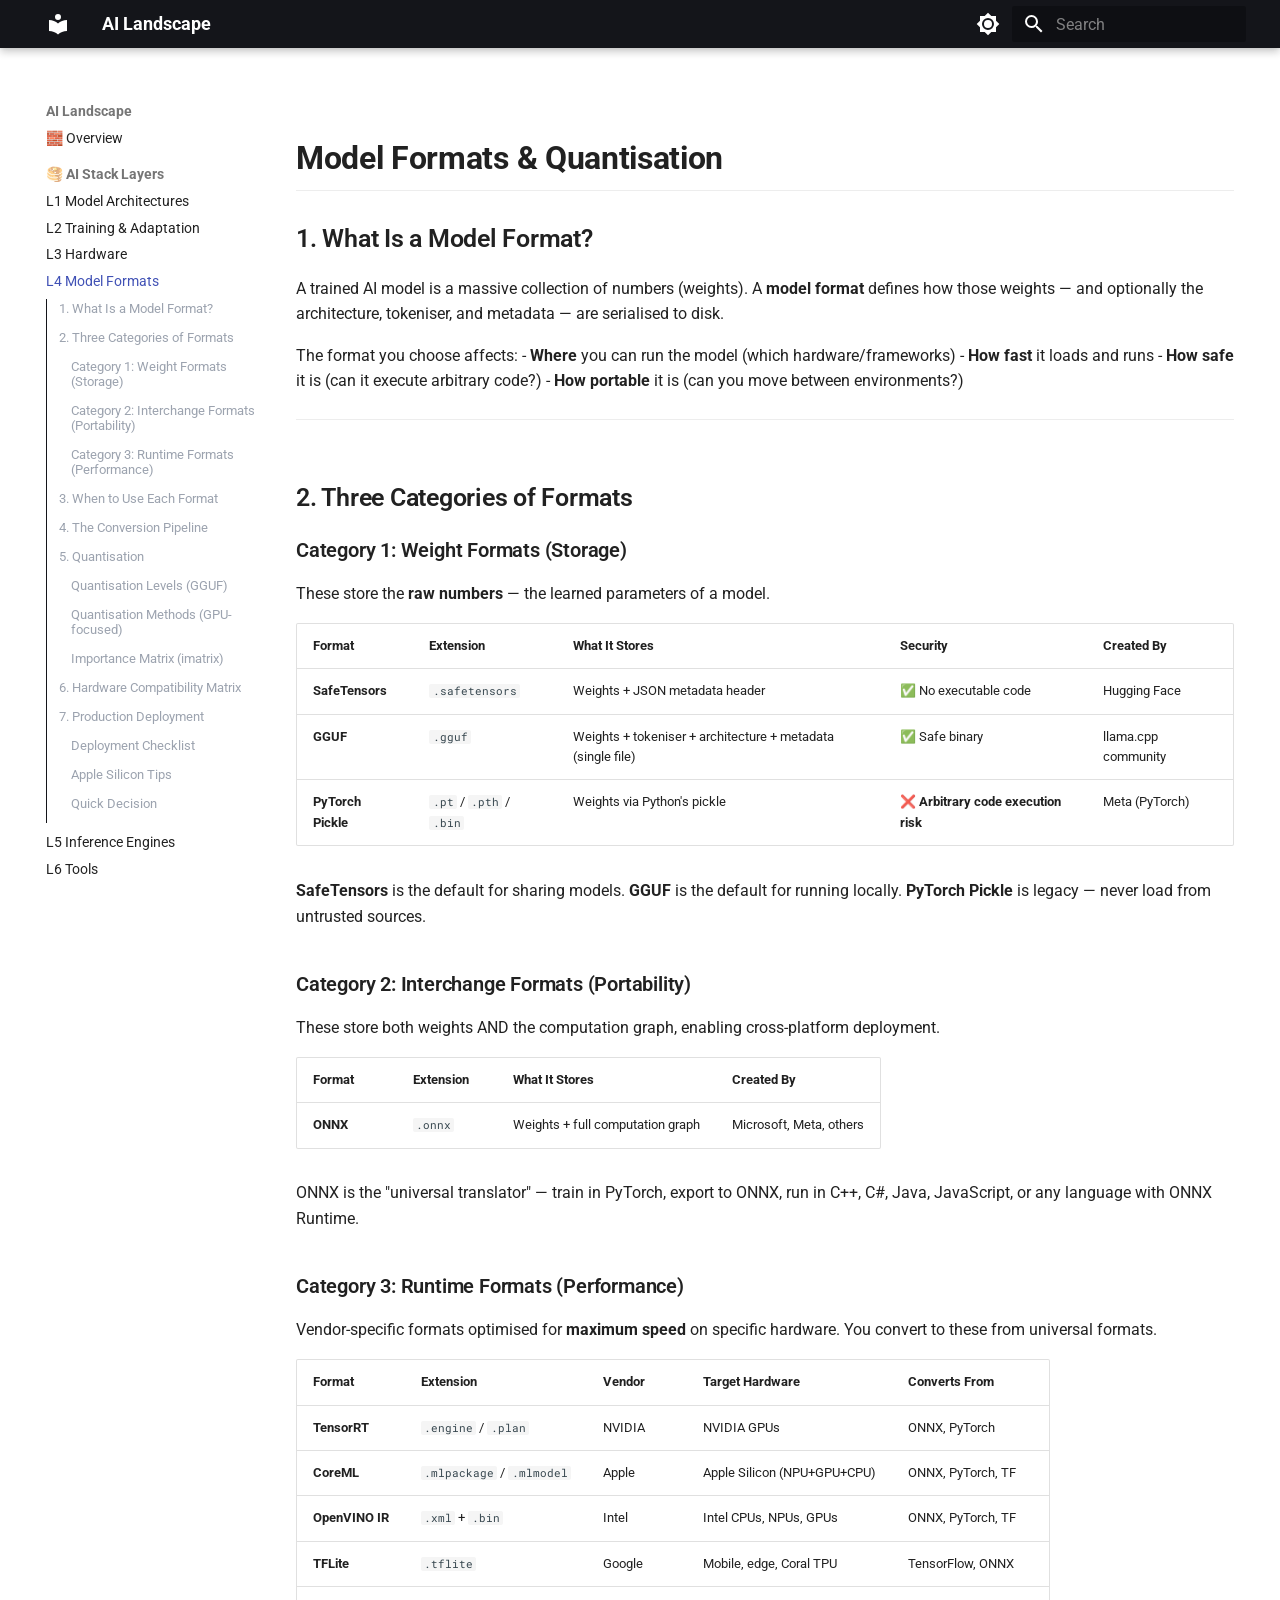
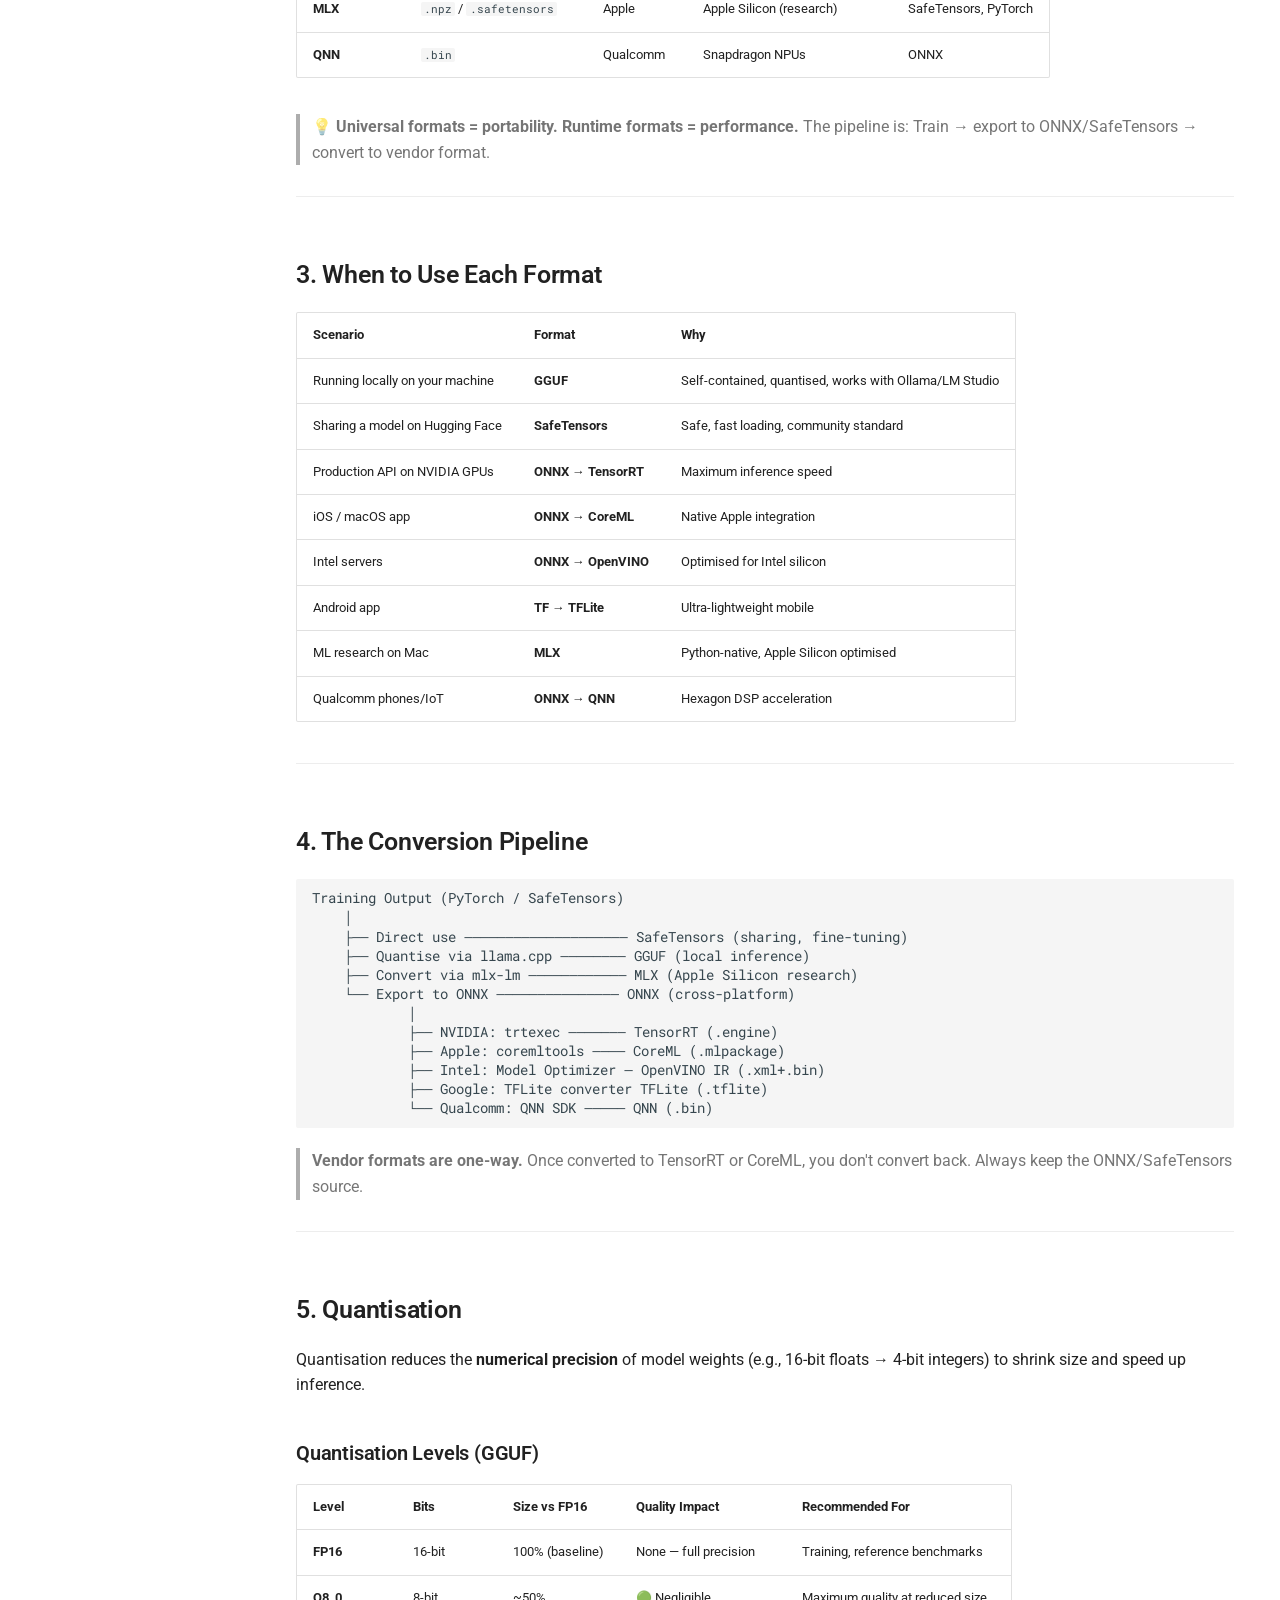
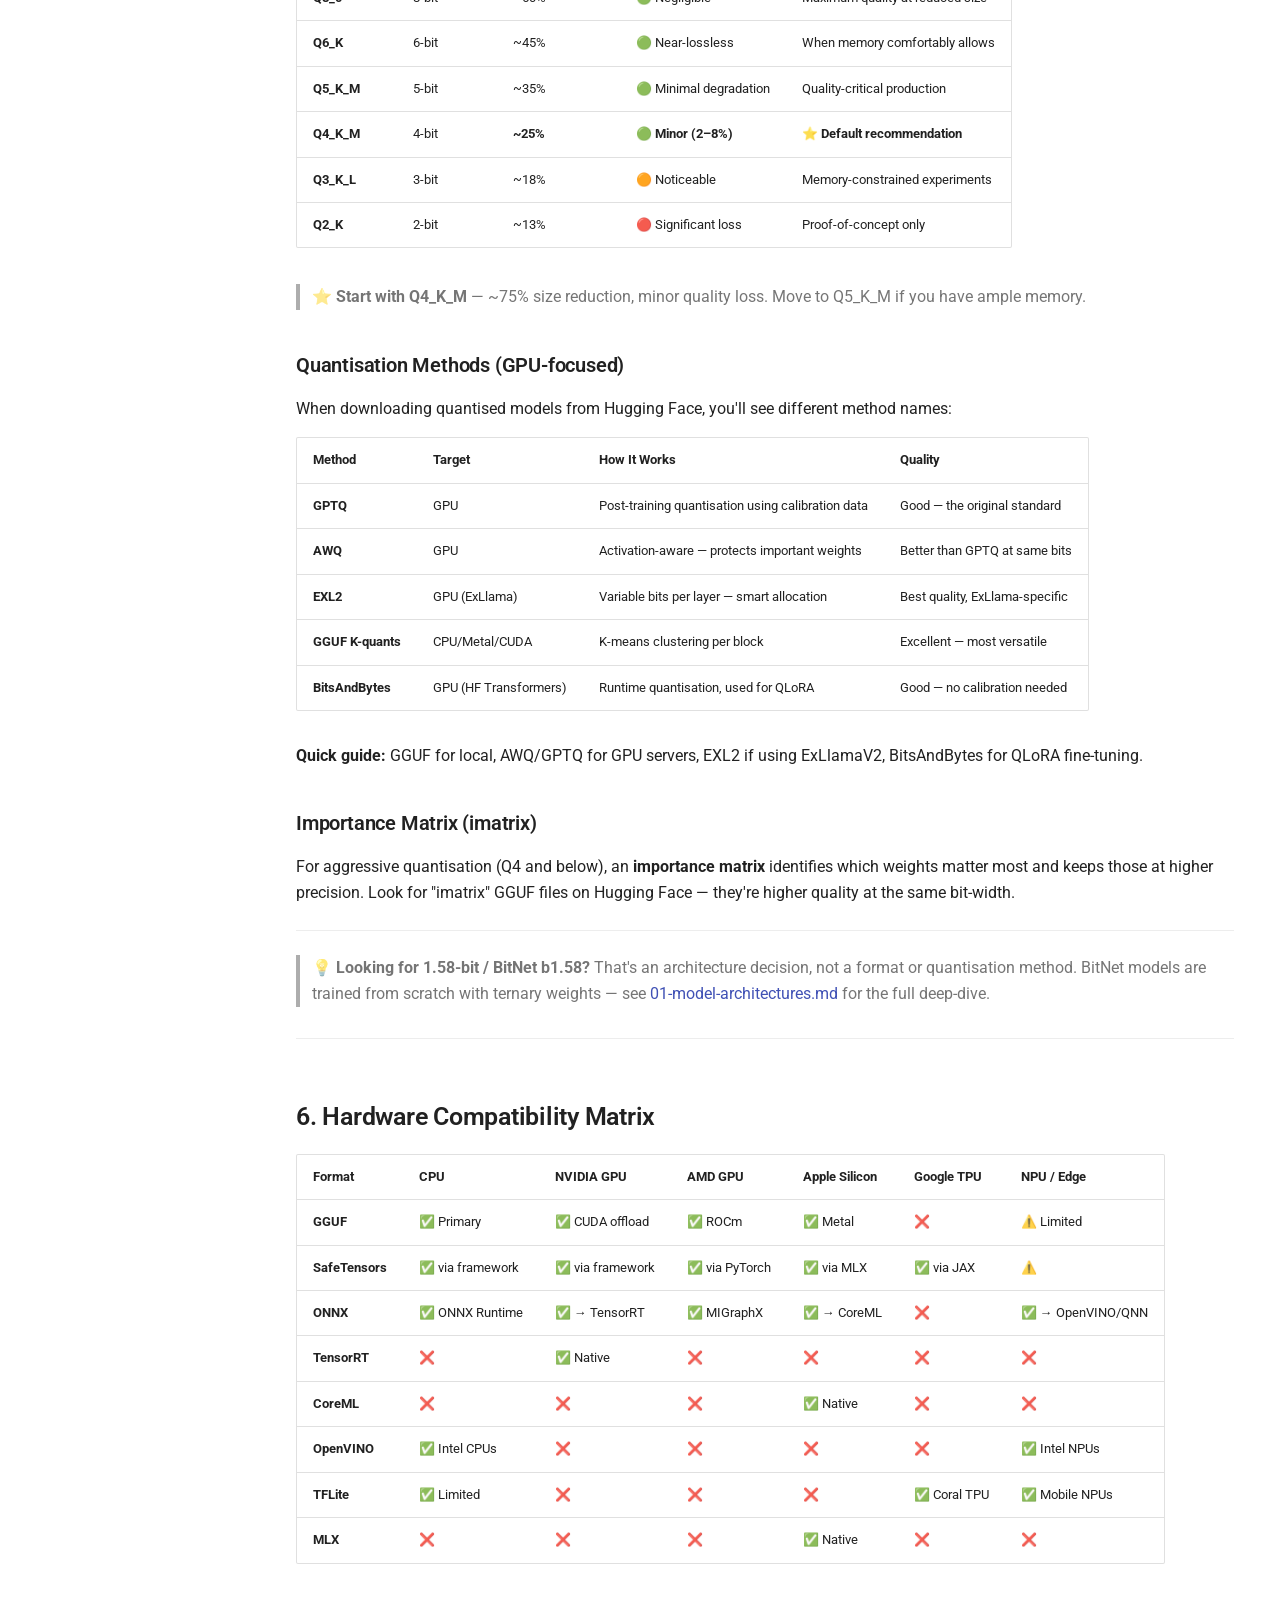
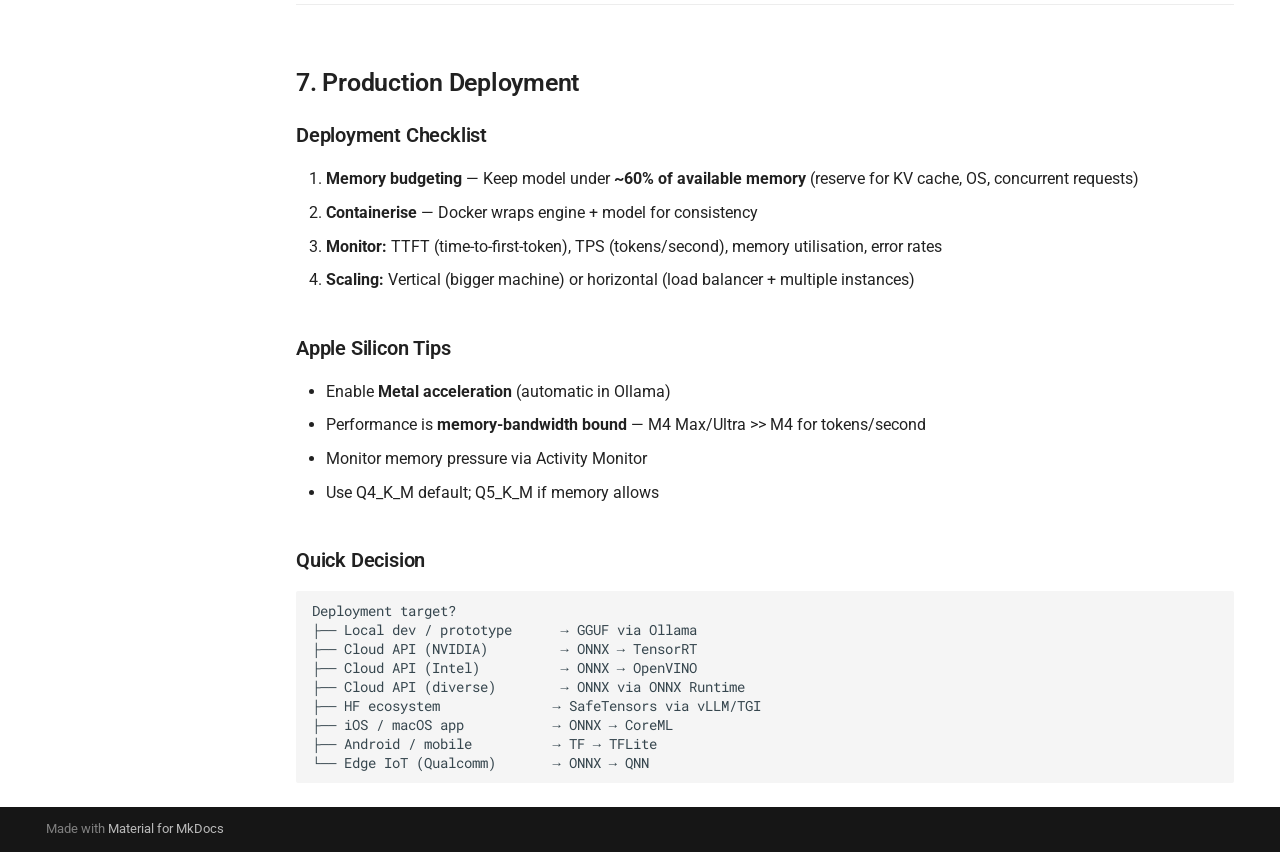
<file: 04-model-formats/index.html>
<!doctype html>
<html lang="en" class="no-js">
  <head>
    
      <meta charset="utf-8">
      <meta name="viewport" content="width=device-width,initial-scale=1">
      
        <meta name="description" content="Documentation for AI architectures, tools, and foundations.">
      
      
      
        <link rel="canonical" href="https://jaojbls.github.io/ai-landscape/04-model-formats/">
      
      
        <link rel="prev" href="../03-hardware/">
      
      
        <link rel="next" href="../05-inference-engines/">
      
      
        
      
      
      <link rel="icon" href="../assets/images/favicon.png">
      <meta name="generator" content="mkdocs-1.6.1, mkdocs-material-9.7.6">
    
    
      
        <title>L4 Model Formats - AI Landscape</title>
      
    
    
      <link rel="stylesheet" href="../assets/stylesheets/main.484c7ddc.min.css">
      
        
        <link rel="stylesheet" href="../assets/stylesheets/palette.ab4e12ef.min.css">
      
      


    
    
      
    
    
      
        
        
        <link rel="preconnect" href="https://fonts.gstatic.com" crossorigin>
        <link rel="stylesheet" href="https://fonts.googleapis.com/css?family=Roboto:300,300i,400,400i,700,700i%7CRoboto+Mono:400,400i,700,700i&display=fallback">
        <style>:root{--md-text-font:"Roboto";--md-code-font:"Roboto Mono"}</style>
      
    
    
      <link rel="stylesheet" href="../stylesheets/extra.css">
    
    <script>__md_scope=new URL("..",location),__md_hash=e=>[...e].reduce(((e,_)=>(e<<5)-e+_.charCodeAt(0)),0),__md_get=(e,_=localStorage,t=__md_scope)=>JSON.parse(_.getItem(t.pathname+"."+e)),__md_set=(e,_,t=localStorage,a=__md_scope)=>{try{t.setItem(a.pathname+"."+e,JSON.stringify(_))}catch(e){}}</script>
    
      

    
    
  </head>
  
  
    
    
      
    
    
    
    
    <body dir="ltr" data-md-color-scheme="default" data-md-color-primary="black" data-md-color-accent="grey">
  
    
    <input class="md-toggle" data-md-toggle="drawer" type="checkbox" id="__drawer" autocomplete="off">
    <input class="md-toggle" data-md-toggle="search" type="checkbox" id="__search" autocomplete="off">
    <label class="md-overlay" for="__drawer"></label>
    <div data-md-component="skip">
      
        
        <a href="#model-formats-quantisation" class="md-skip">
          Skip to content
        </a>
      
    </div>
    <div data-md-component="announce">
      
    </div>
    
    
      

  

<header class="md-header md-header--shadow" data-md-component="header">
  <nav class="md-header__inner md-grid" aria-label="Header">
    <a href=".." title="AI Landscape" class="md-header__button md-logo" aria-label="AI Landscape" data-md-component="logo">
      
  
  <svg xmlns="http://www.w3.org/2000/svg" viewBox="0 0 24 24"><path d="M12 8a3 3 0 0 0 3-3 3 3 0 0 0-3-3 3 3 0 0 0-3 3 3 3 0 0 0 3 3m0 3.54C9.64 9.35 6.5 8 3 8v11c3.5 0 6.64 1.35 9 3.54 2.36-2.19 5.5-3.54 9-3.54V8c-3.5 0-6.64 1.35-9 3.54"/></svg>

    </a>
    <label class="md-header__button md-icon" for="__drawer">
      
      <svg xmlns="http://www.w3.org/2000/svg" viewBox="0 0 24 24"><path d="M3 6h18v2H3zm0 5h18v2H3zm0 5h18v2H3z"/></svg>
    </label>
    <div class="md-header__title" data-md-component="header-title">
      <div class="md-header__ellipsis">
        <div class="md-header__topic">
          <span class="md-ellipsis">
            AI Landscape
          </span>
        </div>
        <div class="md-header__topic" data-md-component="header-topic">
          <span class="md-ellipsis">
            
              L4 Model Formats
            
          </span>
        </div>
      </div>
    </div>
    
      
        <form class="md-header__option" data-md-component="palette">
  
    
    
    
    <input class="md-option" data-md-color-media="" data-md-color-scheme="default" data-md-color-primary="black" data-md-color-accent="grey"  aria-label="Switch to dark mode"  type="radio" name="__palette" id="__palette_0">
    
      <label class="md-header__button md-icon" title="Switch to dark mode" for="__palette_1" hidden>
        <svg xmlns="http://www.w3.org/2000/svg" viewBox="0 0 24 24"><path d="M12 8a4 4 0 0 0-4 4 4 4 0 0 0 4 4 4 4 0 0 0 4-4 4 4 0 0 0-4-4m0 10a6 6 0 0 1-6-6 6 6 0 0 1 6-6 6 6 0 0 1 6 6 6 6 0 0 1-6 6m8-9.31V4h-4.69L12 .69 8.69 4H4v4.69L.69 12 4 15.31V20h4.69L12 23.31 15.31 20H20v-4.69L23.31 12z"/></svg>
      </label>
    
  
    
    
    
    <input class="md-option" data-md-color-media="" data-md-color-scheme="slate" data-md-color-primary="black" data-md-color-accent="grey"  aria-label="Switch to light mode"  type="radio" name="__palette" id="__palette_1">
    
      <label class="md-header__button md-icon" title="Switch to light mode" for="__palette_0" hidden>
        <svg xmlns="http://www.w3.org/2000/svg" viewBox="0 0 24 24"><path d="M12 18c-.89 0-1.74-.2-2.5-.55C11.56 16.5 13 14.42 13 12s-1.44-4.5-3.5-5.45C10.26 6.2 11.11 6 12 6a6 6 0 0 1 6 6 6 6 0 0 1-6 6m8-9.31V4h-4.69L12 .69 8.69 4H4v4.69L.69 12 4 15.31V20h4.69L12 23.31 15.31 20H20v-4.69L23.31 12z"/></svg>
      </label>
    
  
</form>
      
    
    
      <script>var palette=__md_get("__palette");if(palette&&palette.color){if("(prefers-color-scheme)"===palette.color.media){var media=matchMedia("(prefers-color-scheme: light)"),input=document.querySelector(media.matches?"[data-md-color-media='(prefers-color-scheme: light)']":"[data-md-color-media='(prefers-color-scheme: dark)']");palette.color.media=input.getAttribute("data-md-color-media"),palette.color.scheme=input.getAttribute("data-md-color-scheme"),palette.color.primary=input.getAttribute("data-md-color-primary"),palette.color.accent=input.getAttribute("data-md-color-accent")}for(var[key,value]of Object.entries(palette.color))document.body.setAttribute("data-md-color-"+key,value)}</script>
    
    
    
      
      
        <label class="md-header__button md-icon" for="__search">
          
          <svg xmlns="http://www.w3.org/2000/svg" viewBox="0 0 24 24"><path d="M9.5 3A6.5 6.5 0 0 1 16 9.5c0 1.61-.59 3.09-1.56 4.23l.27.27h.79l5 5-1.5 1.5-5-5v-.79l-.27-.27A6.52 6.52 0 0 1 9.5 16 6.5 6.5 0 0 1 3 9.5 6.5 6.5 0 0 1 9.5 3m0 2C7 5 5 7 5 9.5S7 14 9.5 14 14 12 14 9.5 12 5 9.5 5"/></svg>
        </label>
        <div class="md-search" data-md-component="search" role="dialog">
  <label class="md-search__overlay" for="__search"></label>
  <div class="md-search__inner" role="search">
    <form class="md-search__form" name="search">
      <input type="text" class="md-search__input" name="query" aria-label="Search" placeholder="Search" autocapitalize="off" autocorrect="off" autocomplete="off" spellcheck="false" data-md-component="search-query" required>
      <label class="md-search__icon md-icon" for="__search">
        
        <svg xmlns="http://www.w3.org/2000/svg" viewBox="0 0 24 24"><path d="M9.5 3A6.5 6.5 0 0 1 16 9.5c0 1.61-.59 3.09-1.56 4.23l.27.27h.79l5 5-1.5 1.5-5-5v-.79l-.27-.27A6.52 6.52 0 0 1 9.5 16 6.5 6.5 0 0 1 3 9.5 6.5 6.5 0 0 1 9.5 3m0 2C7 5 5 7 5 9.5S7 14 9.5 14 14 12 14 9.5 12 5 9.5 5"/></svg>
        
        <svg xmlns="http://www.w3.org/2000/svg" viewBox="0 0 24 24"><path d="M20 11v2H8l5.5 5.5-1.42 1.42L4.16 12l7.92-7.92L13.5 5.5 8 11z"/></svg>
      </label>
      <nav class="md-search__options" aria-label="Search">
        
        <button type="reset" class="md-search__icon md-icon" title="Clear" aria-label="Clear" tabindex="-1">
          
          <svg xmlns="http://www.w3.org/2000/svg" viewBox="0 0 24 24"><path d="M19 6.41 17.59 5 12 10.59 6.41 5 5 6.41 10.59 12 5 17.59 6.41 19 12 13.41 17.59 19 19 17.59 13.41 12z"/></svg>
        </button>
      </nav>
      
        <div class="md-search__suggest" data-md-component="search-suggest"></div>
      
    </form>
    <div class="md-search__output">
      <div class="md-search__scrollwrap" tabindex="0" data-md-scrollfix>
        <div class="md-search-result" data-md-component="search-result">
          <div class="md-search-result__meta">
            Initializing search
          </div>
          <ol class="md-search-result__list" role="presentation"></ol>
        </div>
      </div>
    </div>
  </div>
</div>
      
    
    
  </nav>
  
</header>
    
    <div class="md-container" data-md-component="container">
      
      
        
          
        
      
      <main class="md-main" data-md-component="main">
        <div class="md-main__inner md-grid">
          
            
              
              <div class="md-sidebar md-sidebar--primary" data-md-component="sidebar" data-md-type="navigation" >
                <div class="md-sidebar__scrollwrap">
                  <div class="md-sidebar__inner">
                    



  

<nav class="md-nav md-nav--primary md-nav--integrated" aria-label="Navigation" data-md-level="0">
  <label class="md-nav__title" for="__drawer">
    <a href=".." title="AI Landscape" class="md-nav__button md-logo" aria-label="AI Landscape" data-md-component="logo">
      
  
  <svg xmlns="http://www.w3.org/2000/svg" viewBox="0 0 24 24"><path d="M12 8a3 3 0 0 0 3-3 3 3 0 0 0-3-3 3 3 0 0 0-3 3 3 3 0 0 0 3 3m0 3.54C9.64 9.35 6.5 8 3 8v11c3.5 0 6.64 1.35 9 3.54 2.36-2.19 5.5-3.54 9-3.54V8c-3.5 0-6.64 1.35-9 3.54"/></svg>

    </a>
    AI Landscape
  </label>
  
  <ul class="md-nav__list" data-md-scrollfix>
    
      
      
  
  
  
  
    <li class="md-nav__item">
      <a href=".." class="md-nav__link">
        
  
  
  <span class="md-ellipsis">
    
  
    🧱 Overview
  

    
  </span>
  
  

      </a>
    </li>
  

    
      
      
  
  
    
  
  
  
    
    
    
    
      
        
        
      
    
    
    <li class="md-nav__item md-nav__item--active md-nav__item--section md-nav__item--nested">
      
        
        
        <input class="md-nav__toggle md-toggle " type="checkbox" id="__nav_2" checked>
        
          
          <label class="md-nav__link" for="__nav_2" id="__nav_2_label" tabindex="">
            
  
  
  <span class="md-ellipsis">
    
  
    🥞 AI Stack Layers
  

    
  </span>
  
  

            <span class="md-nav__icon md-icon"></span>
          </label>
        
        <nav class="md-nav" data-md-level="1" aria-labelledby="__nav_2_label" aria-expanded="true">
          <label class="md-nav__title" for="__nav_2">
            <span class="md-nav__icon md-icon"></span>
            
  
    🥞 AI Stack Layers
  

          </label>
          <ul class="md-nav__list" data-md-scrollfix>
            
              
                
  
  
  
  
    <li class="md-nav__item">
      <a href="../01-model-architectures/" class="md-nav__link">
        
  
  
  <span class="md-ellipsis">
    
  
    L1 Model Architectures
  

    
  </span>
  
  

      </a>
    </li>
  

              
            
              
                
  
  
  
  
    <li class="md-nav__item">
      <a href="../02-training-adaptation/" class="md-nav__link">
        
  
  
  <span class="md-ellipsis">
    
  
    L2 Training & Adaptation
  

    
  </span>
  
  

      </a>
    </li>
  

              
            
              
                
  
  
  
  
    <li class="md-nav__item">
      <a href="../03-hardware/" class="md-nav__link">
        
  
  
  <span class="md-ellipsis">
    
  
    L3 Hardware
  

    
  </span>
  
  

      </a>
    </li>
  

              
            
              
                
  
  
    
  
  
  
    <li class="md-nav__item md-nav__item--active">
      
      <input class="md-nav__toggle md-toggle" type="checkbox" id="__toc">
      
      
        
      
      
        <label class="md-nav__link md-nav__link--active" for="__toc">
          
  
  
  <span class="md-ellipsis">
    
  
    L4 Model Formats
  

    
  </span>
  
  

          <span class="md-nav__icon md-icon"></span>
        </label>
      
      <a href="./" class="md-nav__link md-nav__link--active">
        
  
  
  <span class="md-ellipsis">
    
  
    L4 Model Formats
  

    
  </span>
  
  

      </a>
      
        

<nav class="md-nav md-nav--secondary" aria-label="Table of contents">
  
  
  
    
  
  
    <label class="md-nav__title" for="__toc">
      <span class="md-nav__icon md-icon"></span>
      Table of contents
    </label>
    <ul class="md-nav__list" data-md-component="toc" data-md-scrollfix>
      
        <li class="md-nav__item">
  <a href="#1-what-is-a-model-format" class="md-nav__link">
    <span class="md-ellipsis">
      
        1. What Is a Model Format?
      
    </span>
  </a>
  
</li>
      
        <li class="md-nav__item">
  <a href="#2-three-categories-of-formats" class="md-nav__link">
    <span class="md-ellipsis">
      
        2. Three Categories of Formats
      
    </span>
  </a>
  
    <nav class="md-nav" aria-label="2. Three Categories of Formats">
      <ul class="md-nav__list">
        
          <li class="md-nav__item">
  <a href="#category-1-weight-formats-storage" class="md-nav__link">
    <span class="md-ellipsis">
      
        Category 1: Weight Formats (Storage)
      
    </span>
  </a>
  
</li>
        
          <li class="md-nav__item">
  <a href="#category-2-interchange-formats-portability" class="md-nav__link">
    <span class="md-ellipsis">
      
        Category 2: Interchange Formats (Portability)
      
    </span>
  </a>
  
</li>
        
          <li class="md-nav__item">
  <a href="#category-3-runtime-formats-performance" class="md-nav__link">
    <span class="md-ellipsis">
      
        Category 3: Runtime Formats (Performance)
      
    </span>
  </a>
  
</li>
        
      </ul>
    </nav>
  
</li>
      
        <li class="md-nav__item">
  <a href="#3-when-to-use-each-format" class="md-nav__link">
    <span class="md-ellipsis">
      
        3. When to Use Each Format
      
    </span>
  </a>
  
</li>
      
        <li class="md-nav__item">
  <a href="#4-the-conversion-pipeline" class="md-nav__link">
    <span class="md-ellipsis">
      
        4. The Conversion Pipeline
      
    </span>
  </a>
  
</li>
      
        <li class="md-nav__item">
  <a href="#5-quantisation" class="md-nav__link">
    <span class="md-ellipsis">
      
        5. Quantisation
      
    </span>
  </a>
  
    <nav class="md-nav" aria-label="5. Quantisation">
      <ul class="md-nav__list">
        
          <li class="md-nav__item">
  <a href="#quantisation-levels-gguf" class="md-nav__link">
    <span class="md-ellipsis">
      
        Quantisation Levels (GGUF)
      
    </span>
  </a>
  
</li>
        
          <li class="md-nav__item">
  <a href="#quantisation-methods-gpu-focused" class="md-nav__link">
    <span class="md-ellipsis">
      
        Quantisation Methods (GPU-focused)
      
    </span>
  </a>
  
</li>
        
          <li class="md-nav__item">
  <a href="#importance-matrix-imatrix" class="md-nav__link">
    <span class="md-ellipsis">
      
        Importance Matrix (imatrix)
      
    </span>
  </a>
  
</li>
        
      </ul>
    </nav>
  
</li>
      
        <li class="md-nav__item">
  <a href="#6-hardware-compatibility-matrix" class="md-nav__link">
    <span class="md-ellipsis">
      
        6. Hardware Compatibility Matrix
      
    </span>
  </a>
  
</li>
      
        <li class="md-nav__item">
  <a href="#7-production-deployment" class="md-nav__link">
    <span class="md-ellipsis">
      
        7. Production Deployment
      
    </span>
  </a>
  
    <nav class="md-nav" aria-label="7. Production Deployment">
      <ul class="md-nav__list">
        
          <li class="md-nav__item">
  <a href="#deployment-checklist" class="md-nav__link">
    <span class="md-ellipsis">
      
        Deployment Checklist
      
    </span>
  </a>
  
</li>
        
          <li class="md-nav__item">
  <a href="#apple-silicon-tips" class="md-nav__link">
    <span class="md-ellipsis">
      
        Apple Silicon Tips
      
    </span>
  </a>
  
</li>
        
          <li class="md-nav__item">
  <a href="#quick-decision" class="md-nav__link">
    <span class="md-ellipsis">
      
        Quick Decision
      
    </span>
  </a>
  
</li>
        
      </ul>
    </nav>
  
</li>
      
    </ul>
  
</nav>
      
    </li>
  

              
            
              
                
  
  
  
  
    <li class="md-nav__item">
      <a href="../05-inference-engines/" class="md-nav__link">
        
  
  
  <span class="md-ellipsis">
    
  
    L5 Inference Engines
  

    
  </span>
  
  

      </a>
    </li>
  

              
            
              
                
  
  
  
  
    <li class="md-nav__item">
      <a href="../06-tools/" class="md-nav__link">
        
  
  
  <span class="md-ellipsis">
    
  
    L6 Tools
  

    
  </span>
  
  

      </a>
    </li>
  

              
            
              
                
  
  
  
  
    <li class="md-nav__item">
      <a href="../07-llm-extensions/" class="md-nav__link">
        
  
  
  <span class="md-ellipsis">
    
  
    L7 LLM Extensions
  

    
  </span>
  
  

      </a>
    </li>
  

              
            
          </ul>
        </nav>
      
    </li>
  

    
      
      
  
  
  
  
    
    
    
    
      
        
        
      
    
    
    <li class="md-nav__item md-nav__item--section md-nav__item--nested">
      
        
        
        <input class="md-nav__toggle md-toggle " type="checkbox" id="__nav_3" >
        
          
          <label class="md-nav__link" for="__nav_3" id="__nav_3_label" tabindex="">
            
  
  
  <span class="md-ellipsis">
    
  
    🌱 Living Stack Tiers
  

    
  </span>
  
  

            <span class="md-nav__icon md-icon"></span>
          </label>
        
        <nav class="md-nav" data-md-level="1" aria-labelledby="__nav_3_label" aria-expanded="false">
          <label class="md-nav__title" for="__nav_3">
            <span class="md-nav__icon md-icon"></span>
            
  
    🌱 Living Stack Tiers
  

          </label>
          <ul class="md-nav__list" data-md-scrollfix>
            
              
                
  
  
  
  
    <li class="md-nav__item">
      <a href="../L1-foundation/" class="md-nav__link">
        
  
  
  <span class="md-ellipsis">
    
  
    T1 Foundation
  

    
  </span>
  
  

      </a>
    </li>
  

              
            
              
                
  
  
  
  
    <li class="md-nav__item">
      <a href="../L2-alignment/" class="md-nav__link">
        
  
  
  <span class="md-ellipsis">
    
  
    T2 Alignment
  

    
  </span>
  
  

      </a>
    </li>
  

              
            
              
                
  
  
  
  
    <li class="md-nav__item">
      <a href="../L3-adaptability/" class="md-nav__link">
        
  
  
  <span class="md-ellipsis">
    
  
    T3 Adaptability
  

    
  </span>
  
  

      </a>
    </li>
  

              
            
          </ul>
        </nav>
      
    </li>
  

    
  </ul>
</nav>
                  </div>
                </div>
              </div>
            
            
          
          
            <div class="md-content" data-md-component="content">
              
              <article class="md-content__inner md-typeset">
                
                  



<h1 id="model-formats-quantisation">Model Formats &amp; Quantisation<a class="headerlink" href="#model-formats-quantisation" title="Permanent link">&para;</a></h1>
<h2 id="1-what-is-a-model-format">1. What Is a Model Format?<a class="headerlink" href="#1-what-is-a-model-format" title="Permanent link">&para;</a></h2>
<p>A trained AI model is a massive collection of numbers (weights). A <strong>model format</strong> defines how those weights — and optionally the architecture, tokeniser, and metadata — are serialised to disk.</p>
<p>The format you choose affects:
- <strong>Where</strong> you can run the model (which hardware/frameworks)
- <strong>How fast</strong> it loads and runs
- <strong>How safe</strong> it is (can it execute arbitrary code?)
- <strong>How portable</strong> it is (can you move between environments?)</p>
<hr />
<h2 id="2-three-categories-of-formats">2. Three Categories of Formats<a class="headerlink" href="#2-three-categories-of-formats" title="Permanent link">&para;</a></h2>
<h3 id="category-1-weight-formats-storage">Category 1: Weight Formats (Storage)<a class="headerlink" href="#category-1-weight-formats-storage" title="Permanent link">&para;</a></h3>
<p>These store the <strong>raw numbers</strong> — the learned parameters of a model.</p>
<table>
<thead>
<tr>
<th style="text-align: left;">Format</th>
<th style="text-align: left;">Extension</th>
<th style="text-align: left;">What It Stores</th>
<th style="text-align: left;">Security</th>
<th style="text-align: left;">Created By</th>
</tr>
</thead>
<tbody>
<tr>
<td style="text-align: left;"><strong>SafeTensors</strong></td>
<td style="text-align: left;"><code>.safetensors</code></td>
<td style="text-align: left;">Weights + JSON metadata header</td>
<td style="text-align: left;">✅ No executable code</td>
<td style="text-align: left;">Hugging Face</td>
</tr>
<tr>
<td style="text-align: left;"><strong>GGUF</strong></td>
<td style="text-align: left;"><code>.gguf</code></td>
<td style="text-align: left;">Weights + tokeniser + architecture + metadata (single file)</td>
<td style="text-align: left;">✅ Safe binary</td>
<td style="text-align: left;">llama.cpp community</td>
</tr>
<tr>
<td style="text-align: left;"><strong>PyTorch Pickle</strong></td>
<td style="text-align: left;"><code>.pt</code> / <code>.pth</code> / <code>.bin</code></td>
<td style="text-align: left;">Weights via Python's pickle</td>
<td style="text-align: left;">❌ <strong>Arbitrary code execution risk</strong></td>
<td style="text-align: left;">Meta (PyTorch)</td>
</tr>
</tbody>
</table>
<p><strong>SafeTensors</strong> is the default for sharing models. <strong>GGUF</strong> is the default for running locally. <strong>PyTorch Pickle</strong> is legacy — never load from untrusted sources.</p>
<h3 id="category-2-interchange-formats-portability">Category 2: Interchange Formats (Portability)<a class="headerlink" href="#category-2-interchange-formats-portability" title="Permanent link">&para;</a></h3>
<p>These store both weights AND the computation graph, enabling cross-platform deployment.</p>
<table>
<thead>
<tr>
<th style="text-align: left;">Format</th>
<th style="text-align: left;">Extension</th>
<th style="text-align: left;">What It Stores</th>
<th style="text-align: left;">Created By</th>
</tr>
</thead>
<tbody>
<tr>
<td style="text-align: left;"><strong>ONNX</strong></td>
<td style="text-align: left;"><code>.onnx</code></td>
<td style="text-align: left;">Weights + full computation graph</td>
<td style="text-align: left;">Microsoft, Meta, others</td>
</tr>
</tbody>
</table>
<p>ONNX is the "universal translator" — train in PyTorch, export to ONNX, run in C++, C#, Java, JavaScript, or any language with ONNX Runtime.</p>
<h3 id="category-3-runtime-formats-performance">Category 3: Runtime Formats (Performance)<a class="headerlink" href="#category-3-runtime-formats-performance" title="Permanent link">&para;</a></h3>
<p>Vendor-specific formats optimised for <strong>maximum speed</strong> on specific hardware. You convert to these from universal formats.</p>
<table>
<thead>
<tr>
<th style="text-align: left;">Format</th>
<th style="text-align: left;">Extension</th>
<th style="text-align: left;">Vendor</th>
<th style="text-align: left;">Target Hardware</th>
<th style="text-align: left;">Converts From</th>
</tr>
</thead>
<tbody>
<tr>
<td style="text-align: left;"><strong>TensorRT</strong></td>
<td style="text-align: left;"><code>.engine</code> / <code>.plan</code></td>
<td style="text-align: left;">NVIDIA</td>
<td style="text-align: left;">NVIDIA GPUs</td>
<td style="text-align: left;">ONNX, PyTorch</td>
</tr>
<tr>
<td style="text-align: left;"><strong>CoreML</strong></td>
<td style="text-align: left;"><code>.mlpackage</code> / <code>.mlmodel</code></td>
<td style="text-align: left;">Apple</td>
<td style="text-align: left;">Apple Silicon (NPU+GPU+CPU)</td>
<td style="text-align: left;">ONNX, PyTorch, TF</td>
</tr>
<tr>
<td style="text-align: left;"><strong>OpenVINO IR</strong></td>
<td style="text-align: left;"><code>.xml</code> + <code>.bin</code></td>
<td style="text-align: left;">Intel</td>
<td style="text-align: left;">Intel CPUs, NPUs, GPUs</td>
<td style="text-align: left;">ONNX, PyTorch, TF</td>
</tr>
<tr>
<td style="text-align: left;"><strong>TFLite</strong></td>
<td style="text-align: left;"><code>.tflite</code></td>
<td style="text-align: left;">Google</td>
<td style="text-align: left;">Mobile, edge, Coral TPU</td>
<td style="text-align: left;">TensorFlow, ONNX</td>
</tr>
<tr>
<td style="text-align: left;"><strong>MLX</strong></td>
<td style="text-align: left;"><code>.npz</code> / <code>.safetensors</code></td>
<td style="text-align: left;">Apple</td>
<td style="text-align: left;">Apple Silicon (research)</td>
<td style="text-align: left;">SafeTensors, PyTorch</td>
</tr>
<tr>
<td style="text-align: left;"><strong>QNN</strong></td>
<td style="text-align: left;"><code>.bin</code></td>
<td style="text-align: left;">Qualcomm</td>
<td style="text-align: left;">Snapdragon NPUs</td>
<td style="text-align: left;">ONNX</td>
</tr>
</tbody>
</table>
<blockquote>
<p><strong>💡 Universal formats = portability. Runtime formats = performance.</strong> The pipeline is: Train → export to ONNX/SafeTensors → convert to vendor format.</p>
</blockquote>
<hr />
<h2 id="3-when-to-use-each-format">3. When to Use Each Format<a class="headerlink" href="#3-when-to-use-each-format" title="Permanent link">&para;</a></h2>
<table>
<thead>
<tr>
<th style="text-align: left;">Scenario</th>
<th style="text-align: left;">Format</th>
<th style="text-align: left;">Why</th>
</tr>
</thead>
<tbody>
<tr>
<td style="text-align: left;">Running locally on your machine</td>
<td style="text-align: left;"><strong>GGUF</strong></td>
<td style="text-align: left;">Self-contained, quantised, works with Ollama/LM Studio</td>
</tr>
<tr>
<td style="text-align: left;">Sharing a model on Hugging Face</td>
<td style="text-align: left;"><strong>SafeTensors</strong></td>
<td style="text-align: left;">Safe, fast loading, community standard</td>
</tr>
<tr>
<td style="text-align: left;">Production API on NVIDIA GPUs</td>
<td style="text-align: left;"><strong>ONNX → TensorRT</strong></td>
<td style="text-align: left;">Maximum inference speed</td>
</tr>
<tr>
<td style="text-align: left;">iOS / macOS app</td>
<td style="text-align: left;"><strong>ONNX → CoreML</strong></td>
<td style="text-align: left;">Native Apple integration</td>
</tr>
<tr>
<td style="text-align: left;">Intel servers</td>
<td style="text-align: left;"><strong>ONNX → OpenVINO</strong></td>
<td style="text-align: left;">Optimised for Intel silicon</td>
</tr>
<tr>
<td style="text-align: left;">Android app</td>
<td style="text-align: left;"><strong>TF → TFLite</strong></td>
<td style="text-align: left;">Ultra-lightweight mobile</td>
</tr>
<tr>
<td style="text-align: left;">ML research on Mac</td>
<td style="text-align: left;"><strong>MLX</strong></td>
<td style="text-align: left;">Python-native, Apple Silicon optimised</td>
</tr>
<tr>
<td style="text-align: left;">Qualcomm phones/IoT</td>
<td style="text-align: left;"><strong>ONNX → QNN</strong></td>
<td style="text-align: left;">Hexagon DSP acceleration</td>
</tr>
</tbody>
</table>
<hr />
<h2 id="4-the-conversion-pipeline">4. The Conversion Pipeline<a class="headerlink" href="#4-the-conversion-pipeline" title="Permanent link">&para;</a></h2>
<div class="highlight"><pre><span></span><code><a id="__codelineno-0-1" name="__codelineno-0-1" href="#__codelineno-0-1"></a>Training Output (PyTorch / SafeTensors)
<a id="__codelineno-0-2" name="__codelineno-0-2" href="#__codelineno-0-2"></a>    │
<a id="__codelineno-0-3" name="__codelineno-0-3" href="#__codelineno-0-3"></a>    ├── Direct use ──────────────────── SafeTensors (sharing, fine-tuning)
<a id="__codelineno-0-4" name="__codelineno-0-4" href="#__codelineno-0-4"></a>    ├── Quantise via llama.cpp ──────── GGUF (local inference)
<a id="__codelineno-0-5" name="__codelineno-0-5" href="#__codelineno-0-5"></a>    ├── Convert via mlx-lm ──────────── MLX (Apple Silicon research)
<a id="__codelineno-0-6" name="__codelineno-0-6" href="#__codelineno-0-6"></a>    └── Export to ONNX ─────────────── ONNX (cross-platform)
<a id="__codelineno-0-7" name="__codelineno-0-7" href="#__codelineno-0-7"></a>            │
<a id="__codelineno-0-8" name="__codelineno-0-8" href="#__codelineno-0-8"></a>            ├── NVIDIA: trtexec ─────── TensorRT (.engine)
<a id="__codelineno-0-9" name="__codelineno-0-9" href="#__codelineno-0-9"></a>            ├── Apple: coremltools ──── CoreML (.mlpackage)
<a id="__codelineno-0-10" name="__codelineno-0-10" href="#__codelineno-0-10"></a>            ├── Intel: Model Optimizer ─ OpenVINO IR (.xml+.bin)
<a id="__codelineno-0-11" name="__codelineno-0-11" href="#__codelineno-0-11"></a>            ├── Google: TFLite converter TFLite (.tflite)
<a id="__codelineno-0-12" name="__codelineno-0-12" href="#__codelineno-0-12"></a>            └── Qualcomm: QNN SDK ───── QNN (.bin)
</code></pre></div>
<blockquote>
<p><strong>Vendor formats are one-way.</strong> Once converted to TensorRT or CoreML, you don't convert back. Always keep the ONNX/SafeTensors source.</p>
</blockquote>
<hr />
<h2 id="5-quantisation">5. Quantisation<a class="headerlink" href="#5-quantisation" title="Permanent link">&para;</a></h2>
<p>Quantisation reduces the <strong>numerical precision</strong> of model weights (e.g., 16-bit floats → 4-bit integers) to shrink size and speed up inference.</p>
<h3 id="quantisation-levels-gguf">Quantisation Levels (GGUF)<a class="headerlink" href="#quantisation-levels-gguf" title="Permanent link">&para;</a></h3>
<table>
<thead>
<tr>
<th style="text-align: left;">Level</th>
<th style="text-align: left;">Bits</th>
<th style="text-align: left;">Size vs FP16</th>
<th style="text-align: left;">Quality Impact</th>
<th style="text-align: left;">Recommended For</th>
</tr>
</thead>
<tbody>
<tr>
<td style="text-align: left;"><strong>FP16</strong></td>
<td style="text-align: left;">16-bit</td>
<td style="text-align: left;">100% (baseline)</td>
<td style="text-align: left;">None — full precision</td>
<td style="text-align: left;">Training, reference benchmarks</td>
</tr>
<tr>
<td style="text-align: left;"><strong>Q8_0</strong></td>
<td style="text-align: left;">8-bit</td>
<td style="text-align: left;">~50%</td>
<td style="text-align: left;">🟢 Negligible</td>
<td style="text-align: left;">Maximum quality at reduced size</td>
</tr>
<tr>
<td style="text-align: left;"><strong>Q6_K</strong></td>
<td style="text-align: left;">6-bit</td>
<td style="text-align: left;">~45%</td>
<td style="text-align: left;">🟢 Near-lossless</td>
<td style="text-align: left;">When memory comfortably allows</td>
</tr>
<tr>
<td style="text-align: left;"><strong>Q5_K_M</strong></td>
<td style="text-align: left;">5-bit</td>
<td style="text-align: left;">~35%</td>
<td style="text-align: left;">🟢 Minimal degradation</td>
<td style="text-align: left;">Quality-critical production</td>
</tr>
<tr>
<td style="text-align: left;"><strong>Q4_K_M</strong></td>
<td style="text-align: left;">4-bit</td>
<td style="text-align: left;"><strong>~25%</strong></td>
<td style="text-align: left;"><strong>🟢 Minor (2–8%)</strong></td>
<td style="text-align: left;"><strong>⭐ Default recommendation</strong></td>
</tr>
<tr>
<td style="text-align: left;"><strong>Q3_K_L</strong></td>
<td style="text-align: left;">3-bit</td>
<td style="text-align: left;">~18%</td>
<td style="text-align: left;">🟠 Noticeable</td>
<td style="text-align: left;">Memory-constrained experiments</td>
</tr>
<tr>
<td style="text-align: left;"><strong>Q2_K</strong></td>
<td style="text-align: left;">2-bit</td>
<td style="text-align: left;">~13%</td>
<td style="text-align: left;">🔴 Significant loss</td>
<td style="text-align: left;">Proof-of-concept only</td>
</tr>
</tbody>
</table>
<blockquote>
<p><strong>⭐ Start with Q4_K_M</strong> — ~75% size reduction, minor quality loss. Move to Q5_K_M if you have ample memory.</p>
</blockquote>
<h3 id="quantisation-methods-gpu-focused">Quantisation Methods (GPU-focused)<a class="headerlink" href="#quantisation-methods-gpu-focused" title="Permanent link">&para;</a></h3>
<p>When downloading quantised models from Hugging Face, you'll see different method names:</p>
<table>
<thead>
<tr>
<th style="text-align: left;">Method</th>
<th style="text-align: left;">Target</th>
<th style="text-align: left;">How It Works</th>
<th style="text-align: left;">Quality</th>
</tr>
</thead>
<tbody>
<tr>
<td style="text-align: left;"><strong>GPTQ</strong></td>
<td style="text-align: left;">GPU</td>
<td style="text-align: left;">Post-training quantisation using calibration data</td>
<td style="text-align: left;">Good — the original standard</td>
</tr>
<tr>
<td style="text-align: left;"><strong>AWQ</strong></td>
<td style="text-align: left;">GPU</td>
<td style="text-align: left;">Activation-aware — protects important weights</td>
<td style="text-align: left;">Better than GPTQ at same bits</td>
</tr>
<tr>
<td style="text-align: left;"><strong>EXL2</strong></td>
<td style="text-align: left;">GPU (ExLlama)</td>
<td style="text-align: left;">Variable bits per layer — smart allocation</td>
<td style="text-align: left;">Best quality, ExLlama-specific</td>
</tr>
<tr>
<td style="text-align: left;"><strong>GGUF K-quants</strong></td>
<td style="text-align: left;">CPU/Metal/CUDA</td>
<td style="text-align: left;">K-means clustering per block</td>
<td style="text-align: left;">Excellent — most versatile</td>
</tr>
<tr>
<td style="text-align: left;"><strong>BitsAndBytes</strong></td>
<td style="text-align: left;">GPU (HF Transformers)</td>
<td style="text-align: left;">Runtime quantisation, used for QLoRA</td>
<td style="text-align: left;">Good — no calibration needed</td>
</tr>
</tbody>
</table>
<p><strong>Quick guide:</strong> GGUF for local, AWQ/GPTQ for GPU servers, EXL2 if using ExLlamaV2, BitsAndBytes for QLoRA fine-tuning.</p>
<h3 id="importance-matrix-imatrix">Importance Matrix (imatrix)<a class="headerlink" href="#importance-matrix-imatrix" title="Permanent link">&para;</a></h3>
<p>For aggressive quantisation (Q4 and below), an <strong>importance matrix</strong> identifies which weights matter most and keeps those at higher precision. Look for "imatrix" GGUF files on Hugging Face — they're higher quality at the same bit-width.</p>
<hr />
<blockquote>
<p><strong>💡 Looking for 1.58-bit / BitNet b1.58?</strong> That's an architecture decision, not a format or quantisation method. BitNet models are trained from scratch with ternary weights — see <a href="../01-model-architectures/">01-model-architectures.md</a> for the full deep-dive.</p>
</blockquote>
<hr />
<h2 id="6-hardware-compatibility-matrix">6. Hardware Compatibility Matrix<a class="headerlink" href="#6-hardware-compatibility-matrix" title="Permanent link">&para;</a></h2>
<table>
<thead>
<tr>
<th style="text-align: left;">Format</th>
<th style="text-align: left;">CPU</th>
<th style="text-align: left;">NVIDIA GPU</th>
<th style="text-align: left;">AMD GPU</th>
<th style="text-align: left;">Apple Silicon</th>
<th style="text-align: left;">Google TPU</th>
<th style="text-align: left;">NPU / Edge</th>
</tr>
</thead>
<tbody>
<tr>
<td style="text-align: left;"><strong>GGUF</strong></td>
<td style="text-align: left;">✅ Primary</td>
<td style="text-align: left;">✅ CUDA offload</td>
<td style="text-align: left;">✅ ROCm</td>
<td style="text-align: left;">✅ Metal</td>
<td style="text-align: left;">❌</td>
<td style="text-align: left;">⚠️ Limited</td>
</tr>
<tr>
<td style="text-align: left;"><strong>SafeTensors</strong></td>
<td style="text-align: left;">✅ via framework</td>
<td style="text-align: left;">✅ via framework</td>
<td style="text-align: left;">✅ via PyTorch</td>
<td style="text-align: left;">✅ via MLX</td>
<td style="text-align: left;">✅ via JAX</td>
<td style="text-align: left;">⚠️</td>
</tr>
<tr>
<td style="text-align: left;"><strong>ONNX</strong></td>
<td style="text-align: left;">✅ ONNX Runtime</td>
<td style="text-align: left;">✅ → TensorRT</td>
<td style="text-align: left;">✅ MIGraphX</td>
<td style="text-align: left;">✅ → CoreML</td>
<td style="text-align: left;">❌</td>
<td style="text-align: left;">✅ → OpenVINO/QNN</td>
</tr>
<tr>
<td style="text-align: left;"><strong>TensorRT</strong></td>
<td style="text-align: left;">❌</td>
<td style="text-align: left;">✅ Native</td>
<td style="text-align: left;">❌</td>
<td style="text-align: left;">❌</td>
<td style="text-align: left;">❌</td>
<td style="text-align: left;">❌</td>
</tr>
<tr>
<td style="text-align: left;"><strong>CoreML</strong></td>
<td style="text-align: left;">❌</td>
<td style="text-align: left;">❌</td>
<td style="text-align: left;">❌</td>
<td style="text-align: left;">✅ Native</td>
<td style="text-align: left;">❌</td>
<td style="text-align: left;">❌</td>
</tr>
<tr>
<td style="text-align: left;"><strong>OpenVINO</strong></td>
<td style="text-align: left;">✅ Intel CPUs</td>
<td style="text-align: left;">❌</td>
<td style="text-align: left;">❌</td>
<td style="text-align: left;">❌</td>
<td style="text-align: left;">❌</td>
<td style="text-align: left;">✅ Intel NPUs</td>
</tr>
<tr>
<td style="text-align: left;"><strong>TFLite</strong></td>
<td style="text-align: left;">✅ Limited</td>
<td style="text-align: left;">❌</td>
<td style="text-align: left;">❌</td>
<td style="text-align: left;">❌</td>
<td style="text-align: left;">✅ Coral TPU</td>
<td style="text-align: left;">✅ Mobile NPUs</td>
</tr>
<tr>
<td style="text-align: left;"><strong>MLX</strong></td>
<td style="text-align: left;">❌</td>
<td style="text-align: left;">❌</td>
<td style="text-align: left;">❌</td>
<td style="text-align: left;">✅ Native</td>
<td style="text-align: left;">❌</td>
<td style="text-align: left;">❌</td>
</tr>
</tbody>
</table>
<hr />
<h2 id="7-production-deployment">7. Production Deployment<a class="headerlink" href="#7-production-deployment" title="Permanent link">&para;</a></h2>
<h3 id="deployment-checklist">Deployment Checklist<a class="headerlink" href="#deployment-checklist" title="Permanent link">&para;</a></h3>
<ol>
<li><strong>Memory budgeting</strong> — Keep model under <strong>~60% of available memory</strong> (reserve for KV cache, OS, concurrent requests)</li>
<li><strong>Containerise</strong> — Docker wraps engine + model for consistency</li>
<li><strong>Monitor:</strong> TTFT (time-to-first-token), TPS (tokens/second), memory utilisation, error rates</li>
<li><strong>Scaling:</strong> Vertical (bigger machine) or horizontal (load balancer + multiple instances)</li>
</ol>
<h3 id="apple-silicon-tips">Apple Silicon Tips<a class="headerlink" href="#apple-silicon-tips" title="Permanent link">&para;</a></h3>
<ul>
<li>Enable <strong>Metal acceleration</strong> (automatic in Ollama)</li>
<li>Performance is <strong>memory-bandwidth bound</strong> — M4 Max/Ultra &gt;&gt; M4 for tokens/second</li>
<li>Monitor memory pressure via Activity Monitor</li>
<li>Use Q4_K_M default; Q5_K_M if memory allows</li>
</ul>
<h3 id="quick-decision">Quick Decision<a class="headerlink" href="#quick-decision" title="Permanent link">&para;</a></h3>
<div class="highlight"><pre><span></span><code><a id="__codelineno-1-1" name="__codelineno-1-1" href="#__codelineno-1-1"></a>Deployment target?
<a id="__codelineno-1-2" name="__codelineno-1-2" href="#__codelineno-1-2"></a>├── Local dev / prototype      → GGUF via Ollama
<a id="__codelineno-1-3" name="__codelineno-1-3" href="#__codelineno-1-3"></a>├── Cloud API (NVIDIA)         → ONNX → TensorRT
<a id="__codelineno-1-4" name="__codelineno-1-4" href="#__codelineno-1-4"></a>├── Cloud API (Intel)          → ONNX → OpenVINO
<a id="__codelineno-1-5" name="__codelineno-1-5" href="#__codelineno-1-5"></a>├── Cloud API (diverse)        → ONNX via ONNX Runtime
<a id="__codelineno-1-6" name="__codelineno-1-6" href="#__codelineno-1-6"></a>├── HF ecosystem              → SafeTensors via vLLM/TGI
<a id="__codelineno-1-7" name="__codelineno-1-7" href="#__codelineno-1-7"></a>├── iOS / macOS app           → ONNX → CoreML
<a id="__codelineno-1-8" name="__codelineno-1-8" href="#__codelineno-1-8"></a>├── Android / mobile          → TF → TFLite
<a id="__codelineno-1-9" name="__codelineno-1-9" href="#__codelineno-1-9"></a>└── Edge IoT (Qualcomm)       → ONNX → QNN
</code></pre></div>












                
              </article>
            </div>
          
          
<script>var target=document.getElementById(location.hash.slice(1));target&&target.name&&(target.checked=target.name.startsWith("__tabbed_"))</script>
        </div>
        
      </main>
      
        <footer class="md-footer">
  
  <div class="md-footer-meta md-typeset">
    <div class="md-footer-meta__inner md-grid">
      <div class="md-copyright">
  
  
    Made with
    <a href="https://squidfunk.github.io/mkdocs-material/" target="_blank" rel="noopener">
      Material for MkDocs
    </a>
  
</div>
      
    </div>
  </div>
</footer>
      
    </div>
    <div class="md-dialog" data-md-component="dialog">
      <div class="md-dialog__inner md-typeset"></div>
    </div>
    
    
    
      
      
      <script id="__config" type="application/json">{"annotate": null, "base": "..", "features": ["navigation.sections", "navigation.instant", "search.suggest", "search.highlight", "toc.integrate"], "search": "../assets/javascripts/workers/search.2c215733.min.js", "tags": null, "translations": {"clipboard.copied": "Copied to clipboard", "clipboard.copy": "Copy to clipboard", "search.result.more.one": "1 more on this page", "search.result.more.other": "# more on this page", "search.result.none": "No matching documents", "search.result.one": "1 matching document", "search.result.other": "# matching documents", "search.result.placeholder": "Type to start searching", "search.result.term.missing": "Missing", "select.version": "Select version"}, "version": null}</script>
    
    
      <script src="../assets/javascripts/bundle.79ae519e.min.js"></script>
      
    
  </body>
</html>
</file>
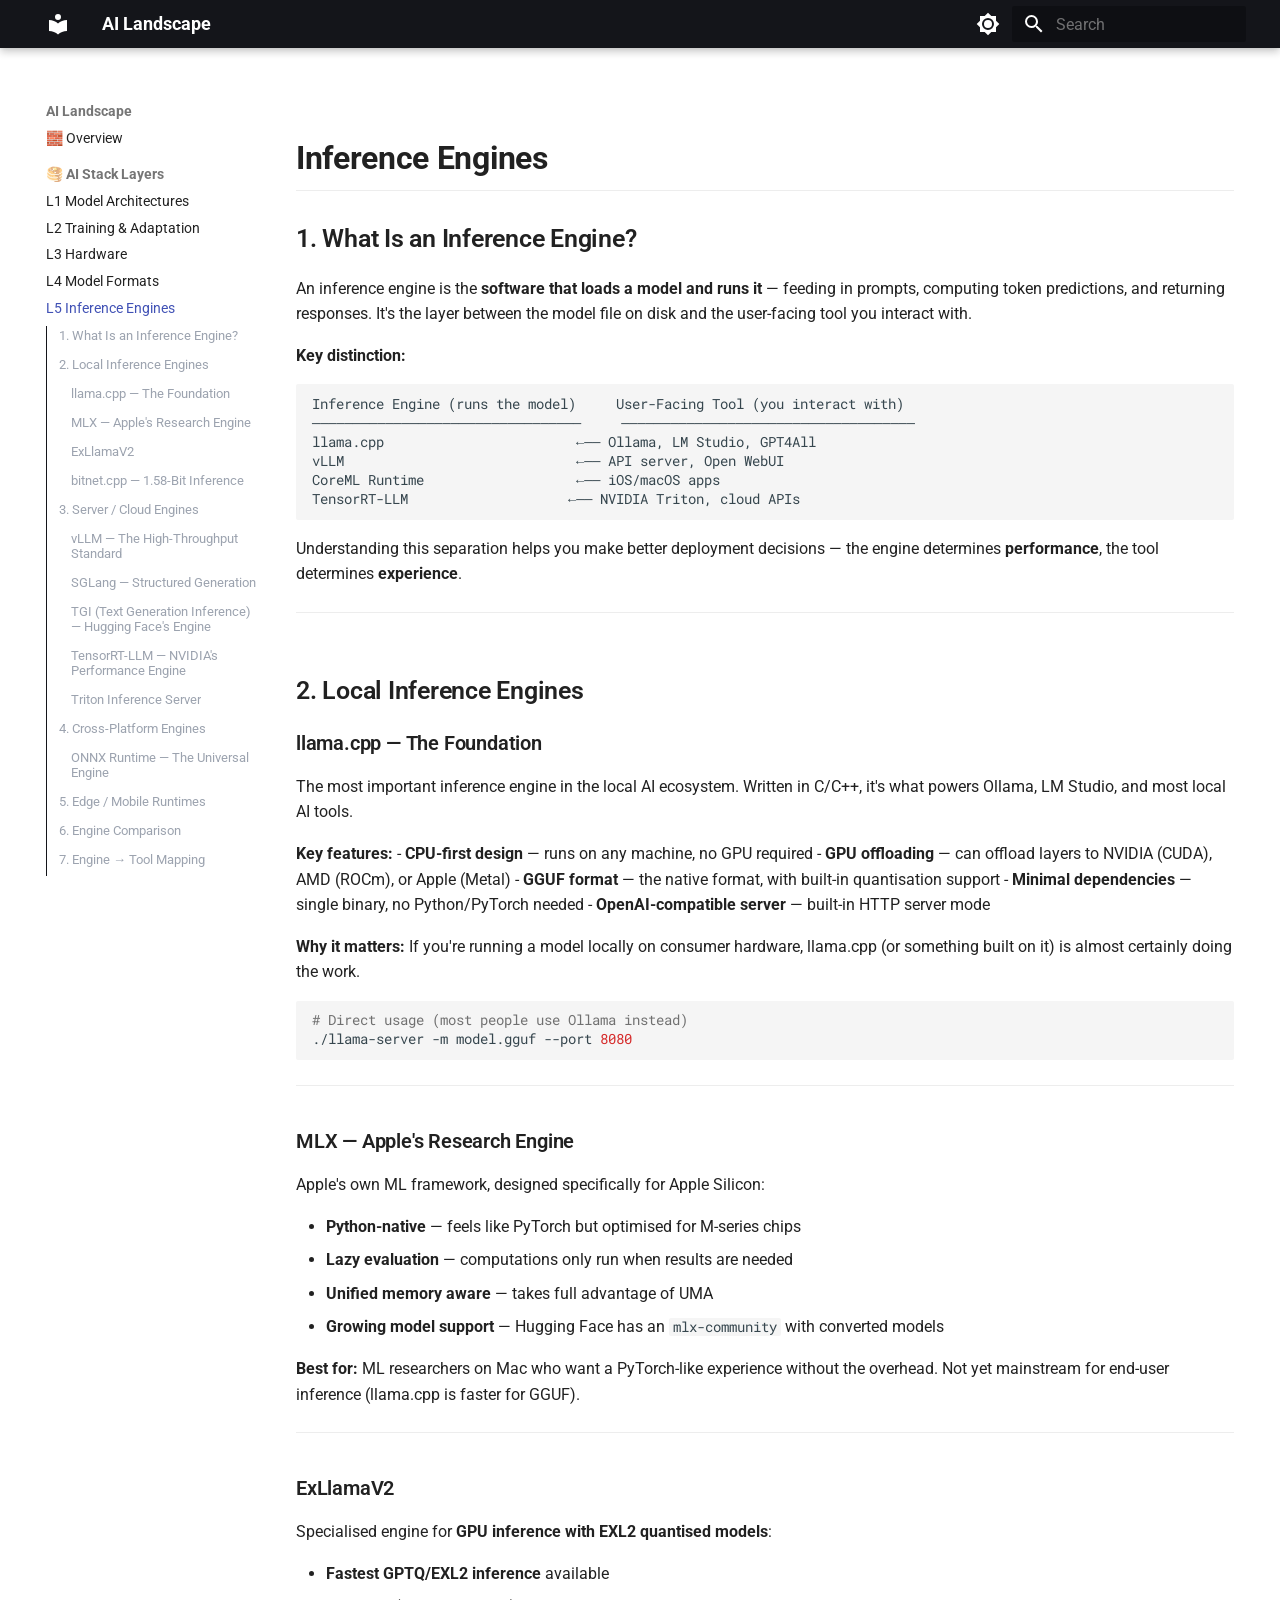
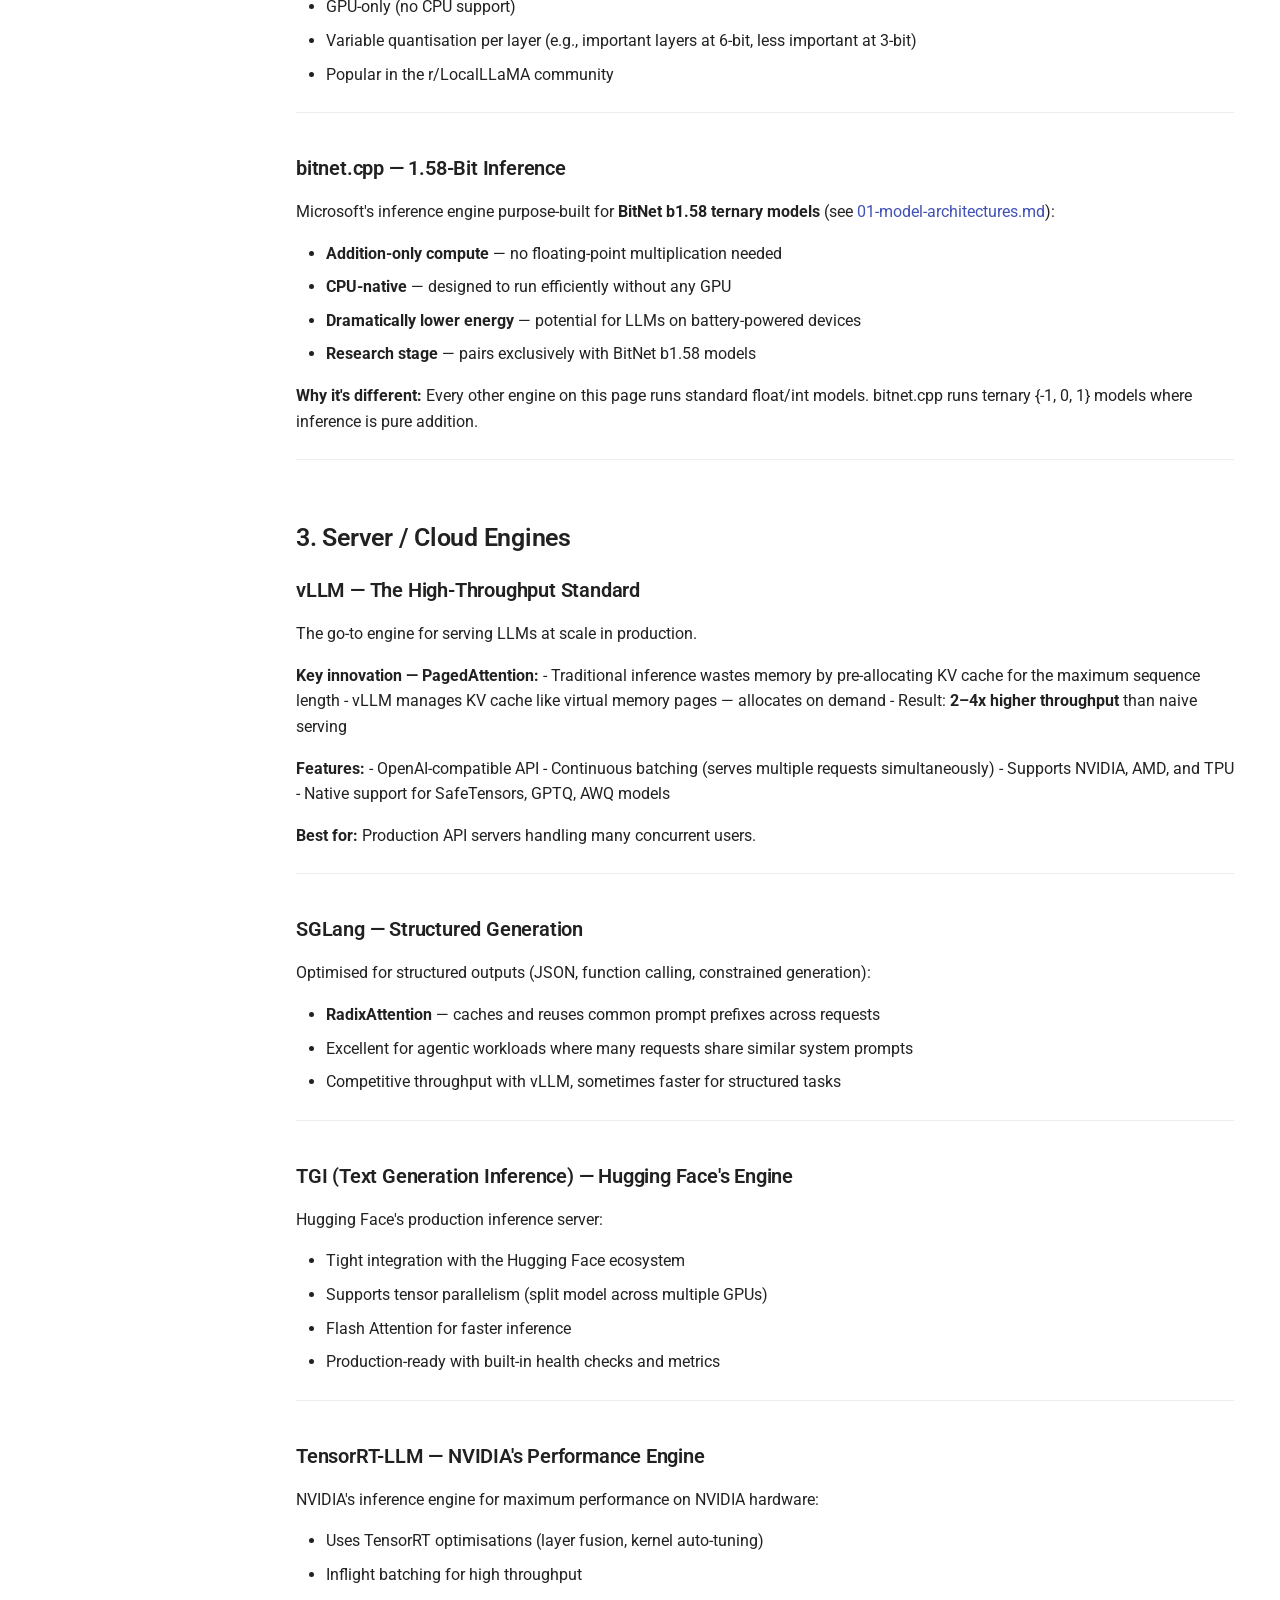
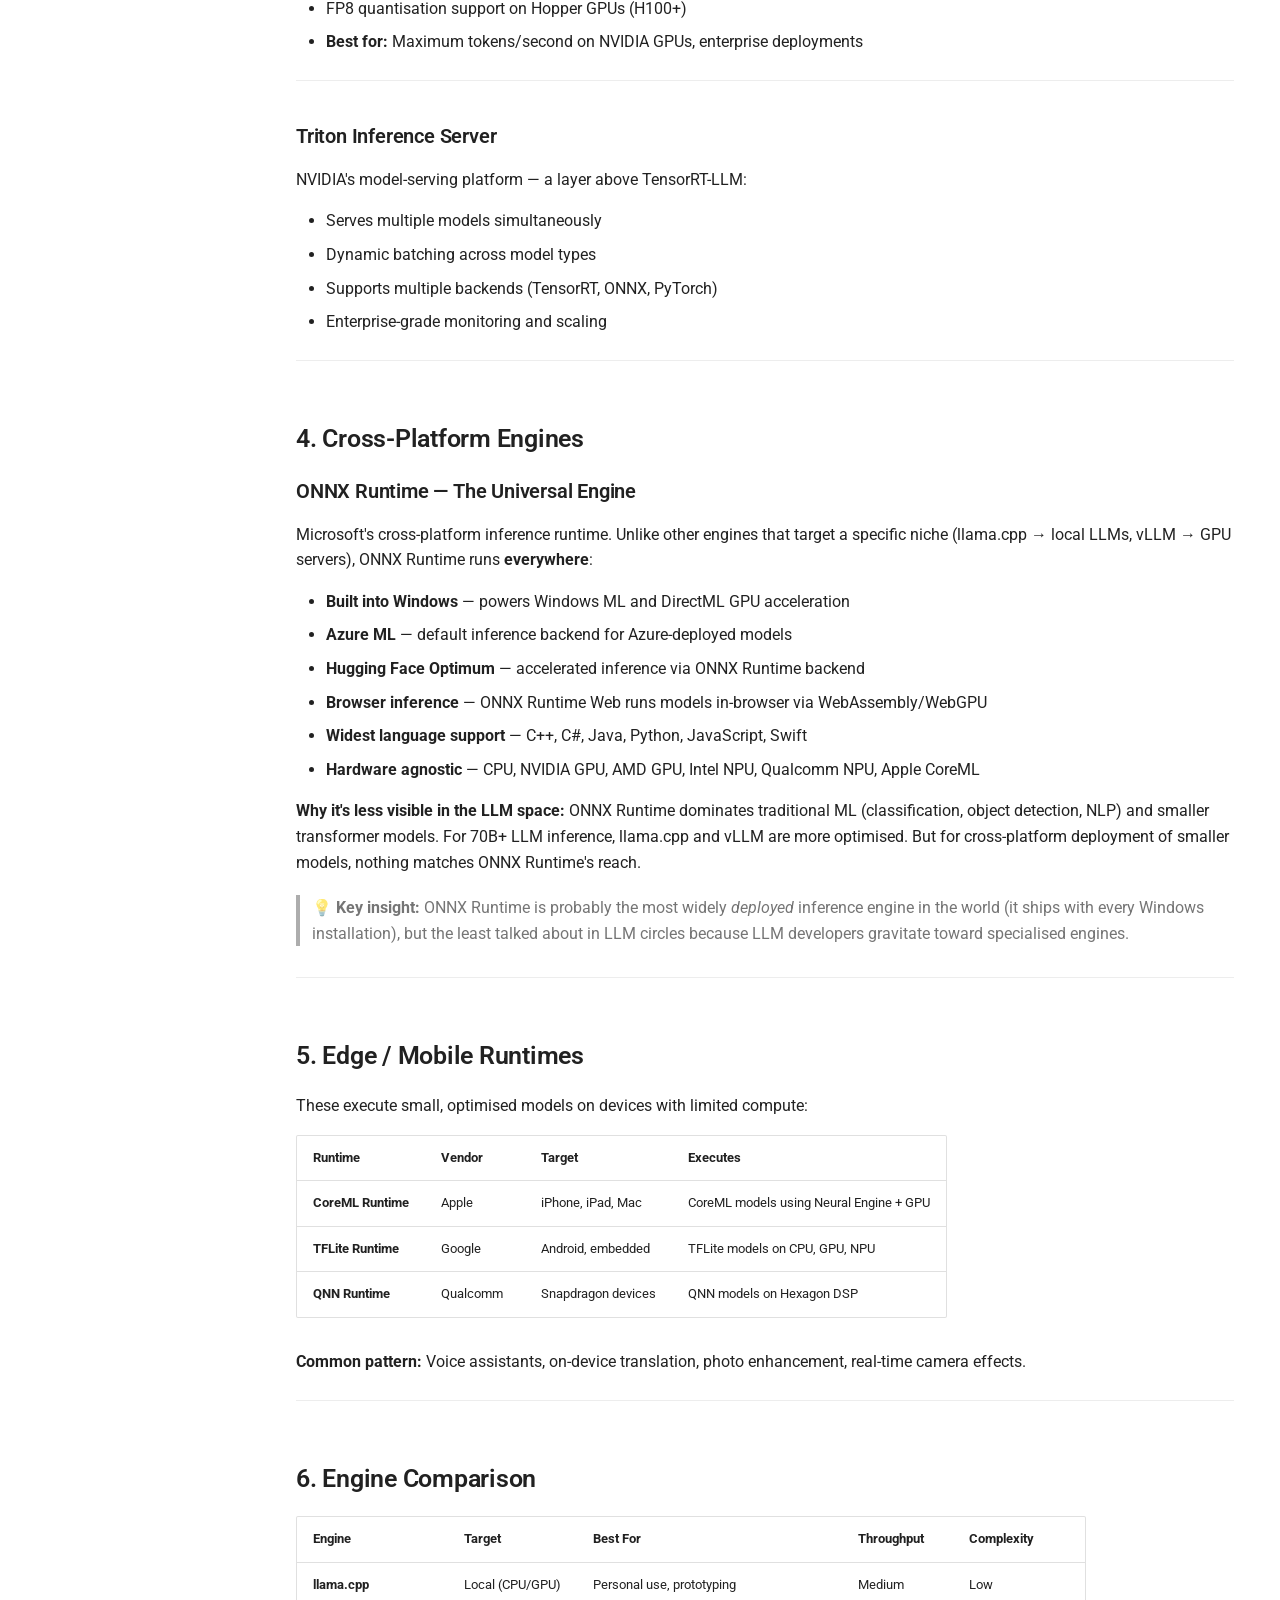
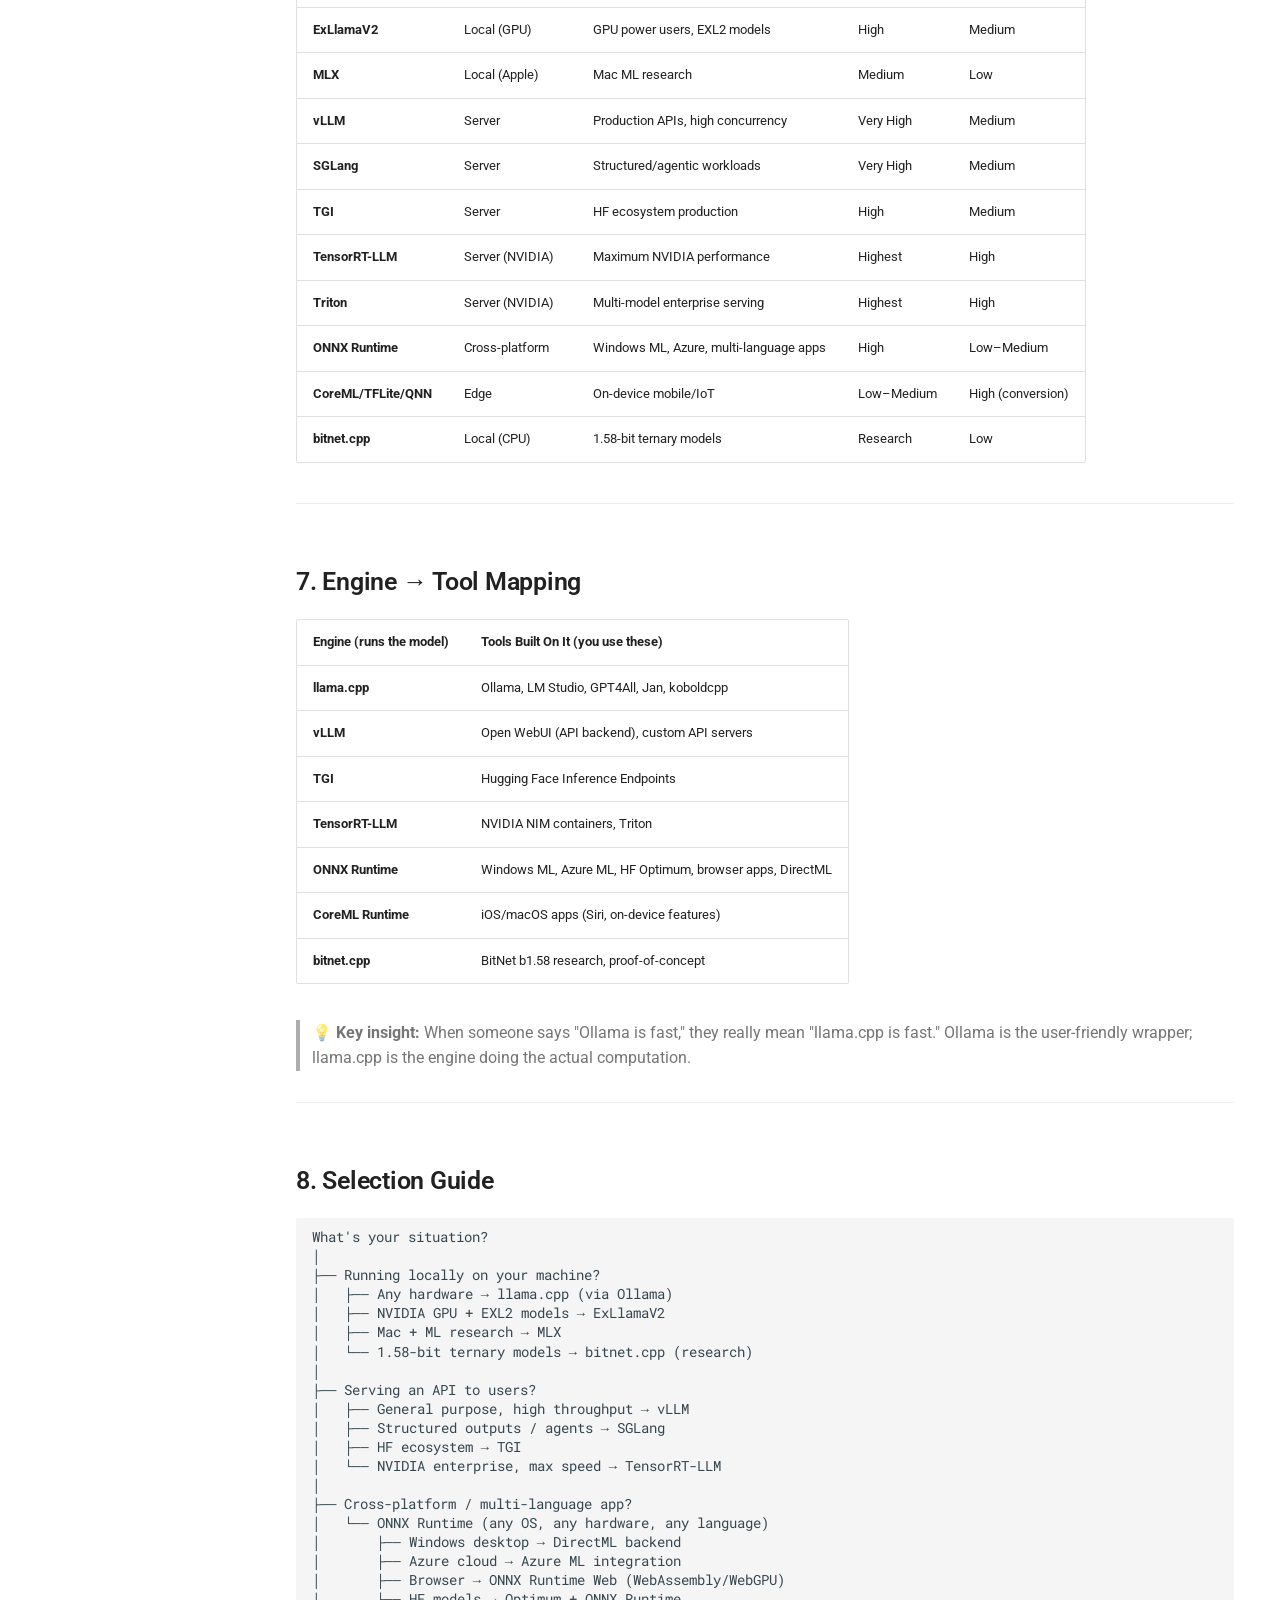
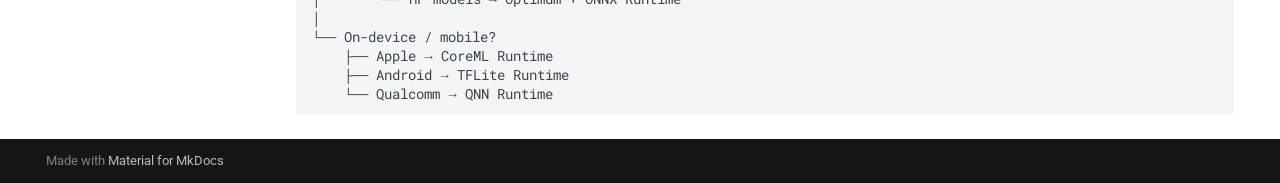
<file: 05-inference-engines/index.html>
<!doctype html>
<html lang="en" class="no-js">
  <head>
    
      <meta charset="utf-8">
      <meta name="viewport" content="width=device-width,initial-scale=1">
      
        <meta name="description" content="Documentation for AI architectures, tools, and foundations.">
      
      
      
        <link rel="canonical" href="https://jaojbls.github.io/ai-landscape/05-inference-engines/">
      
      
        <link rel="prev" href="../04-model-formats/">
      
      
        <link rel="next" href="../06-tools/">
      
      
        
      
      
      <link rel="icon" href="../assets/images/favicon.png">
      <meta name="generator" content="mkdocs-1.6.1, mkdocs-material-9.7.6">
    
    
      
        <title>L5 Inference Engines - AI Landscape</title>
      
    
    
      <link rel="stylesheet" href="../assets/stylesheets/main.484c7ddc.min.css">
      
        
        <link rel="stylesheet" href="../assets/stylesheets/palette.ab4e12ef.min.css">
      
      


    
    
      
    
    
      
        
        
        <link rel="preconnect" href="https://fonts.gstatic.com" crossorigin>
        <link rel="stylesheet" href="https://fonts.googleapis.com/css?family=Roboto:300,300i,400,400i,700,700i%7CRoboto+Mono:400,400i,700,700i&display=fallback">
        <style>:root{--md-text-font:"Roboto";--md-code-font:"Roboto Mono"}</style>
      
    
    
      <link rel="stylesheet" href="../stylesheets/extra.css">
    
    <script>__md_scope=new URL("..",location),__md_hash=e=>[...e].reduce(((e,_)=>(e<<5)-e+_.charCodeAt(0)),0),__md_get=(e,_=localStorage,t=__md_scope)=>JSON.parse(_.getItem(t.pathname+"."+e)),__md_set=(e,_,t=localStorage,a=__md_scope)=>{try{t.setItem(a.pathname+"."+e,JSON.stringify(_))}catch(e){}}</script>
    
      

    
    
  </head>
  
  
    
    
      
    
    
    
    
    <body dir="ltr" data-md-color-scheme="default" data-md-color-primary="black" data-md-color-accent="grey">
  
    
    <input class="md-toggle" data-md-toggle="drawer" type="checkbox" id="__drawer" autocomplete="off">
    <input class="md-toggle" data-md-toggle="search" type="checkbox" id="__search" autocomplete="off">
    <label class="md-overlay" for="__drawer"></label>
    <div data-md-component="skip">
      
        
        <a href="#inference-engines" class="md-skip">
          Skip to content
        </a>
      
    </div>
    <div data-md-component="announce">
      
    </div>
    
    
      

  

<header class="md-header md-header--shadow" data-md-component="header">
  <nav class="md-header__inner md-grid" aria-label="Header">
    <a href=".." title="AI Landscape" class="md-header__button md-logo" aria-label="AI Landscape" data-md-component="logo">
      
  
  <svg xmlns="http://www.w3.org/2000/svg" viewBox="0 0 24 24"><path d="M12 8a3 3 0 0 0 3-3 3 3 0 0 0-3-3 3 3 0 0 0-3 3 3 3 0 0 0 3 3m0 3.54C9.64 9.35 6.5 8 3 8v11c3.5 0 6.64 1.35 9 3.54 2.36-2.19 5.5-3.54 9-3.54V8c-3.5 0-6.64 1.35-9 3.54"/></svg>

    </a>
    <label class="md-header__button md-icon" for="__drawer">
      
      <svg xmlns="http://www.w3.org/2000/svg" viewBox="0 0 24 24"><path d="M3 6h18v2H3zm0 5h18v2H3zm0 5h18v2H3z"/></svg>
    </label>
    <div class="md-header__title" data-md-component="header-title">
      <div class="md-header__ellipsis">
        <div class="md-header__topic">
          <span class="md-ellipsis">
            AI Landscape
          </span>
        </div>
        <div class="md-header__topic" data-md-component="header-topic">
          <span class="md-ellipsis">
            
              L5 Inference Engines
            
          </span>
        </div>
      </div>
    </div>
    
      
        <form class="md-header__option" data-md-component="palette">
  
    
    
    
    <input class="md-option" data-md-color-media="" data-md-color-scheme="default" data-md-color-primary="black" data-md-color-accent="grey"  aria-label="Switch to dark mode"  type="radio" name="__palette" id="__palette_0">
    
      <label class="md-header__button md-icon" title="Switch to dark mode" for="__palette_1" hidden>
        <svg xmlns="http://www.w3.org/2000/svg" viewBox="0 0 24 24"><path d="M12 8a4 4 0 0 0-4 4 4 4 0 0 0 4 4 4 4 0 0 0 4-4 4 4 0 0 0-4-4m0 10a6 6 0 0 1-6-6 6 6 0 0 1 6-6 6 6 0 0 1 6 6 6 6 0 0 1-6 6m8-9.31V4h-4.69L12 .69 8.69 4H4v4.69L.69 12 4 15.31V20h4.69L12 23.31 15.31 20H20v-4.69L23.31 12z"/></svg>
      </label>
    
  
    
    
    
    <input class="md-option" data-md-color-media="" data-md-color-scheme="slate" data-md-color-primary="black" data-md-color-accent="grey"  aria-label="Switch to light mode"  type="radio" name="__palette" id="__palette_1">
    
      <label class="md-header__button md-icon" title="Switch to light mode" for="__palette_0" hidden>
        <svg xmlns="http://www.w3.org/2000/svg" viewBox="0 0 24 24"><path d="M12 18c-.89 0-1.74-.2-2.5-.55C11.56 16.5 13 14.42 13 12s-1.44-4.5-3.5-5.45C10.26 6.2 11.11 6 12 6a6 6 0 0 1 6 6 6 6 0 0 1-6 6m8-9.31V4h-4.69L12 .69 8.69 4H4v4.69L.69 12 4 15.31V20h4.69L12 23.31 15.31 20H20v-4.69L23.31 12z"/></svg>
      </label>
    
  
</form>
      
    
    
      <script>var palette=__md_get("__palette");if(palette&&palette.color){if("(prefers-color-scheme)"===palette.color.media){var media=matchMedia("(prefers-color-scheme: light)"),input=document.querySelector(media.matches?"[data-md-color-media='(prefers-color-scheme: light)']":"[data-md-color-media='(prefers-color-scheme: dark)']");palette.color.media=input.getAttribute("data-md-color-media"),palette.color.scheme=input.getAttribute("data-md-color-scheme"),palette.color.primary=input.getAttribute("data-md-color-primary"),palette.color.accent=input.getAttribute("data-md-color-accent")}for(var[key,value]of Object.entries(palette.color))document.body.setAttribute("data-md-color-"+key,value)}</script>
    
    
    
      
      
        <label class="md-header__button md-icon" for="__search">
          
          <svg xmlns="http://www.w3.org/2000/svg" viewBox="0 0 24 24"><path d="M9.5 3A6.5 6.5 0 0 1 16 9.5c0 1.61-.59 3.09-1.56 4.23l.27.27h.79l5 5-1.5 1.5-5-5v-.79l-.27-.27A6.52 6.52 0 0 1 9.5 16 6.5 6.5 0 0 1 3 9.5 6.5 6.5 0 0 1 9.5 3m0 2C7 5 5 7 5 9.5S7 14 9.5 14 14 12 14 9.5 12 5 9.5 5"/></svg>
        </label>
        <div class="md-search" data-md-component="search" role="dialog">
  <label class="md-search__overlay" for="__search"></label>
  <div class="md-search__inner" role="search">
    <form class="md-search__form" name="search">
      <input type="text" class="md-search__input" name="query" aria-label="Search" placeholder="Search" autocapitalize="off" autocorrect="off" autocomplete="off" spellcheck="false" data-md-component="search-query" required>
      <label class="md-search__icon md-icon" for="__search">
        
        <svg xmlns="http://www.w3.org/2000/svg" viewBox="0 0 24 24"><path d="M9.5 3A6.5 6.5 0 0 1 16 9.5c0 1.61-.59 3.09-1.56 4.23l.27.27h.79l5 5-1.5 1.5-5-5v-.79l-.27-.27A6.52 6.52 0 0 1 9.5 16 6.5 6.5 0 0 1 3 9.5 6.5 6.5 0 0 1 9.5 3m0 2C7 5 5 7 5 9.5S7 14 9.5 14 14 12 14 9.5 12 5 9.5 5"/></svg>
        
        <svg xmlns="http://www.w3.org/2000/svg" viewBox="0 0 24 24"><path d="M20 11v2H8l5.5 5.5-1.42 1.42L4.16 12l7.92-7.92L13.5 5.5 8 11z"/></svg>
      </label>
      <nav class="md-search__options" aria-label="Search">
        
        <button type="reset" class="md-search__icon md-icon" title="Clear" aria-label="Clear" tabindex="-1">
          
          <svg xmlns="http://www.w3.org/2000/svg" viewBox="0 0 24 24"><path d="M19 6.41 17.59 5 12 10.59 6.41 5 5 6.41 10.59 12 5 17.59 6.41 19 12 13.41 17.59 19 19 17.59 13.41 12z"/></svg>
        </button>
      </nav>
      
        <div class="md-search__suggest" data-md-component="search-suggest"></div>
      
    </form>
    <div class="md-search__output">
      <div class="md-search__scrollwrap" tabindex="0" data-md-scrollfix>
        <div class="md-search-result" data-md-component="search-result">
          <div class="md-search-result__meta">
            Initializing search
          </div>
          <ol class="md-search-result__list" role="presentation"></ol>
        </div>
      </div>
    </div>
  </div>
</div>
      
    
    
  </nav>
  
</header>
    
    <div class="md-container" data-md-component="container">
      
      
        
          
        
      
      <main class="md-main" data-md-component="main">
        <div class="md-main__inner md-grid">
          
            
              
              <div class="md-sidebar md-sidebar--primary" data-md-component="sidebar" data-md-type="navigation" >
                <div class="md-sidebar__scrollwrap">
                  <div class="md-sidebar__inner">
                    



  

<nav class="md-nav md-nav--primary md-nav--integrated" aria-label="Navigation" data-md-level="0">
  <label class="md-nav__title" for="__drawer">
    <a href=".." title="AI Landscape" class="md-nav__button md-logo" aria-label="AI Landscape" data-md-component="logo">
      
  
  <svg xmlns="http://www.w3.org/2000/svg" viewBox="0 0 24 24"><path d="M12 8a3 3 0 0 0 3-3 3 3 0 0 0-3-3 3 3 0 0 0-3 3 3 3 0 0 0 3 3m0 3.54C9.64 9.35 6.5 8 3 8v11c3.5 0 6.64 1.35 9 3.54 2.36-2.19 5.5-3.54 9-3.54V8c-3.5 0-6.64 1.35-9 3.54"/></svg>

    </a>
    AI Landscape
  </label>
  
  <ul class="md-nav__list" data-md-scrollfix>
    
      
      
  
  
  
  
    <li class="md-nav__item">
      <a href=".." class="md-nav__link">
        
  
  
  <span class="md-ellipsis">
    
  
    🧱 Overview
  

    
  </span>
  
  

      </a>
    </li>
  

    
      
      
  
  
    
  
  
  
    
    
    
    
      
        
        
      
    
    
    <li class="md-nav__item md-nav__item--active md-nav__item--section md-nav__item--nested">
      
        
        
        <input class="md-nav__toggle md-toggle " type="checkbox" id="__nav_2" checked>
        
          
          <label class="md-nav__link" for="__nav_2" id="__nav_2_label" tabindex="">
            
  
  
  <span class="md-ellipsis">
    
  
    🥞 AI Stack Layers
  

    
  </span>
  
  

            <span class="md-nav__icon md-icon"></span>
          </label>
        
        <nav class="md-nav" data-md-level="1" aria-labelledby="__nav_2_label" aria-expanded="true">
          <label class="md-nav__title" for="__nav_2">
            <span class="md-nav__icon md-icon"></span>
            
  
    🥞 AI Stack Layers
  

          </label>
          <ul class="md-nav__list" data-md-scrollfix>
            
              
                
  
  
  
  
    <li class="md-nav__item">
      <a href="../01-model-architectures/" class="md-nav__link">
        
  
  
  <span class="md-ellipsis">
    
  
    L1 Model Architectures
  

    
  </span>
  
  

      </a>
    </li>
  

              
            
              
                
  
  
  
  
    <li class="md-nav__item">
      <a href="../02-training-adaptation/" class="md-nav__link">
        
  
  
  <span class="md-ellipsis">
    
  
    L2 Training & Adaptation
  

    
  </span>
  
  

      </a>
    </li>
  

              
            
              
                
  
  
  
  
    <li class="md-nav__item">
      <a href="../03-hardware/" class="md-nav__link">
        
  
  
  <span class="md-ellipsis">
    
  
    L3 Hardware
  

    
  </span>
  
  

      </a>
    </li>
  

              
            
              
                
  
  
  
  
    <li class="md-nav__item">
      <a href="../04-model-formats/" class="md-nav__link">
        
  
  
  <span class="md-ellipsis">
    
  
    L4 Model Formats
  

    
  </span>
  
  

      </a>
    </li>
  

              
            
              
                
  
  
    
  
  
  
    <li class="md-nav__item md-nav__item--active">
      
      <input class="md-nav__toggle md-toggle" type="checkbox" id="__toc">
      
      
        
      
      
        <label class="md-nav__link md-nav__link--active" for="__toc">
          
  
  
  <span class="md-ellipsis">
    
  
    L5 Inference Engines
  

    
  </span>
  
  

          <span class="md-nav__icon md-icon"></span>
        </label>
      
      <a href="./" class="md-nav__link md-nav__link--active">
        
  
  
  <span class="md-ellipsis">
    
  
    L5 Inference Engines
  

    
  </span>
  
  

      </a>
      
        

<nav class="md-nav md-nav--secondary" aria-label="Table of contents">
  
  
  
    
  
  
    <label class="md-nav__title" for="__toc">
      <span class="md-nav__icon md-icon"></span>
      Table of contents
    </label>
    <ul class="md-nav__list" data-md-component="toc" data-md-scrollfix>
      
        <li class="md-nav__item">
  <a href="#1-what-is-an-inference-engine" class="md-nav__link">
    <span class="md-ellipsis">
      
        1. What Is an Inference Engine?
      
    </span>
  </a>
  
</li>
      
        <li class="md-nav__item">
  <a href="#2-local-inference-engines" class="md-nav__link">
    <span class="md-ellipsis">
      
        2. Local Inference Engines
      
    </span>
  </a>
  
    <nav class="md-nav" aria-label="2. Local Inference Engines">
      <ul class="md-nav__list">
        
          <li class="md-nav__item">
  <a href="#llamacpp-the-foundation" class="md-nav__link">
    <span class="md-ellipsis">
      
        llama.cpp — The Foundation
      
    </span>
  </a>
  
</li>
        
          <li class="md-nav__item">
  <a href="#mlx-apples-research-engine" class="md-nav__link">
    <span class="md-ellipsis">
      
        MLX — Apple's Research Engine
      
    </span>
  </a>
  
</li>
        
          <li class="md-nav__item">
  <a href="#exllamav2" class="md-nav__link">
    <span class="md-ellipsis">
      
        ExLlamaV2
      
    </span>
  </a>
  
</li>
        
          <li class="md-nav__item">
  <a href="#bitnetcpp-158-bit-inference" class="md-nav__link">
    <span class="md-ellipsis">
      
        bitnet.cpp — 1.58-Bit Inference
      
    </span>
  </a>
  
</li>
        
      </ul>
    </nav>
  
</li>
      
        <li class="md-nav__item">
  <a href="#3-server-cloud-engines" class="md-nav__link">
    <span class="md-ellipsis">
      
        3. Server / Cloud Engines
      
    </span>
  </a>
  
    <nav class="md-nav" aria-label="3. Server / Cloud Engines">
      <ul class="md-nav__list">
        
          <li class="md-nav__item">
  <a href="#vllm-the-high-throughput-standard" class="md-nav__link">
    <span class="md-ellipsis">
      
        vLLM — The High-Throughput Standard
      
    </span>
  </a>
  
</li>
        
          <li class="md-nav__item">
  <a href="#sglang-structured-generation" class="md-nav__link">
    <span class="md-ellipsis">
      
        SGLang — Structured Generation
      
    </span>
  </a>
  
</li>
        
          <li class="md-nav__item">
  <a href="#tgi-text-generation-inference-hugging-faces-engine" class="md-nav__link">
    <span class="md-ellipsis">
      
        TGI (Text Generation Inference) — Hugging Face's Engine
      
    </span>
  </a>
  
</li>
        
          <li class="md-nav__item">
  <a href="#tensorrt-llm-nvidias-performance-engine" class="md-nav__link">
    <span class="md-ellipsis">
      
        TensorRT-LLM — NVIDIA's Performance Engine
      
    </span>
  </a>
  
</li>
        
          <li class="md-nav__item">
  <a href="#triton-inference-server" class="md-nav__link">
    <span class="md-ellipsis">
      
        Triton Inference Server
      
    </span>
  </a>
  
</li>
        
      </ul>
    </nav>
  
</li>
      
        <li class="md-nav__item">
  <a href="#4-cross-platform-engines" class="md-nav__link">
    <span class="md-ellipsis">
      
        4. Cross-Platform Engines
      
    </span>
  </a>
  
    <nav class="md-nav" aria-label="4. Cross-Platform Engines">
      <ul class="md-nav__list">
        
          <li class="md-nav__item">
  <a href="#onnx-runtime-the-universal-engine" class="md-nav__link">
    <span class="md-ellipsis">
      
        ONNX Runtime — The Universal Engine
      
    </span>
  </a>
  
</li>
        
      </ul>
    </nav>
  
</li>
      
        <li class="md-nav__item">
  <a href="#5-edge-mobile-runtimes" class="md-nav__link">
    <span class="md-ellipsis">
      
        5. Edge / Mobile Runtimes
      
    </span>
  </a>
  
</li>
      
        <li class="md-nav__item">
  <a href="#6-engine-comparison" class="md-nav__link">
    <span class="md-ellipsis">
      
        6. Engine Comparison
      
    </span>
  </a>
  
</li>
      
        <li class="md-nav__item">
  <a href="#7-engine-tool-mapping" class="md-nav__link">
    <span class="md-ellipsis">
      
        7. Engine → Tool Mapping
      
    </span>
  </a>
  
</li>
      
        <li class="md-nav__item">
  <a href="#8-selection-guide" class="md-nav__link">
    <span class="md-ellipsis">
      
        8. Selection Guide
      
    </span>
  </a>
  
</li>
      
    </ul>
  
</nav>
      
    </li>
  

              
            
              
                
  
  
  
  
    <li class="md-nav__item">
      <a href="../06-tools/" class="md-nav__link">
        
  
  
  <span class="md-ellipsis">
    
  
    L6 Tools
  

    
  </span>
  
  

      </a>
    </li>
  

              
            
              
                
  
  
  
  
    <li class="md-nav__item">
      <a href="../07-llm-extensions/" class="md-nav__link">
        
  
  
  <span class="md-ellipsis">
    
  
    L7 LLM Extensions
  

    
  </span>
  
  

      </a>
    </li>
  

              
            
          </ul>
        </nav>
      
    </li>
  

    
      
      
  
  
  
  
    
    
    
    
      
        
        
      
    
    
    <li class="md-nav__item md-nav__item--section md-nav__item--nested">
      
        
        
        <input class="md-nav__toggle md-toggle " type="checkbox" id="__nav_3" >
        
          
          <label class="md-nav__link" for="__nav_3" id="__nav_3_label" tabindex="">
            
  
  
  <span class="md-ellipsis">
    
  
    🌱 Living Stack Tiers
  

    
  </span>
  
  

            <span class="md-nav__icon md-icon"></span>
          </label>
        
        <nav class="md-nav" data-md-level="1" aria-labelledby="__nav_3_label" aria-expanded="false">
          <label class="md-nav__title" for="__nav_3">
            <span class="md-nav__icon md-icon"></span>
            
  
    🌱 Living Stack Tiers
  

          </label>
          <ul class="md-nav__list" data-md-scrollfix>
            
              
                
  
  
  
  
    <li class="md-nav__item">
      <a href="../L1-foundation/" class="md-nav__link">
        
  
  
  <span class="md-ellipsis">
    
  
    T1 Foundation
  

    
  </span>
  
  

      </a>
    </li>
  

              
            
              
                
  
  
  
  
    <li class="md-nav__item">
      <a href="../L2-alignment/" class="md-nav__link">
        
  
  
  <span class="md-ellipsis">
    
  
    T2 Alignment
  

    
  </span>
  
  

      </a>
    </li>
  

              
            
              
                
  
  
  
  
    <li class="md-nav__item">
      <a href="../L3-adaptability/" class="md-nav__link">
        
  
  
  <span class="md-ellipsis">
    
  
    T3 Adaptability
  

    
  </span>
  
  

      </a>
    </li>
  

              
            
          </ul>
        </nav>
      
    </li>
  

    
  </ul>
</nav>
                  </div>
                </div>
              </div>
            
            
          
          
            <div class="md-content" data-md-component="content">
              
              <article class="md-content__inner md-typeset">
                
                  



<h1 id="inference-engines">Inference Engines<a class="headerlink" href="#inference-engines" title="Permanent link">&para;</a></h1>
<h2 id="1-what-is-an-inference-engine">1. What Is an Inference Engine?<a class="headerlink" href="#1-what-is-an-inference-engine" title="Permanent link">&para;</a></h2>
<p>An inference engine is the <strong>software that loads a model and runs it</strong> — feeding in prompts, computing token predictions, and returning responses. It's the layer between the model file on disk and the user-facing tool you interact with.</p>
<p><strong>Key distinction:</strong>
<div class="highlight"><pre><span></span><code><a id="__codelineno-0-1" name="__codelineno-0-1" href="#__codelineno-0-1"></a>Inference Engine (runs the model)     User-Facing Tool (you interact with)
<a id="__codelineno-0-2" name="__codelineno-0-2" href="#__codelineno-0-2"></a>─────────────────────────────────     ────────────────────────────────────
<a id="__codelineno-0-3" name="__codelineno-0-3" href="#__codelineno-0-3"></a>llama.cpp                        ←── Ollama, LM Studio, GPT4All
<a id="__codelineno-0-4" name="__codelineno-0-4" href="#__codelineno-0-4"></a>vLLM                             ←── API server, Open WebUI
<a id="__codelineno-0-5" name="__codelineno-0-5" href="#__codelineno-0-5"></a>CoreML Runtime                   ←── iOS/macOS apps
<a id="__codelineno-0-6" name="__codelineno-0-6" href="#__codelineno-0-6"></a>TensorRT-LLM                    ←── NVIDIA Triton, cloud APIs
</code></pre></div></p>
<p>Understanding this separation helps you make better deployment decisions — the engine determines <strong>performance</strong>, the tool determines <strong>experience</strong>.</p>
<hr />
<h2 id="2-local-inference-engines">2. Local Inference Engines<a class="headerlink" href="#2-local-inference-engines" title="Permanent link">&para;</a></h2>
<h3 id="llamacpp-the-foundation">llama.cpp — The Foundation<a class="headerlink" href="#llamacpp-the-foundation" title="Permanent link">&para;</a></h3>
<p>The most important inference engine in the local AI ecosystem. Written in C/C++, it's what powers Ollama, LM Studio, and most local AI tools.</p>
<p><strong>Key features:</strong>
- <strong>CPU-first design</strong> — runs on any machine, no GPU required
- <strong>GPU offloading</strong> — can offload layers to NVIDIA (CUDA), AMD (ROCm), or Apple (Metal)
- <strong>GGUF format</strong> — the native format, with built-in quantisation support
- <strong>Minimal dependencies</strong> — single binary, no Python/PyTorch needed
- <strong>OpenAI-compatible server</strong> — built-in HTTP server mode</p>
<p><strong>Why it matters:</strong> If you're running a model locally on consumer hardware, llama.cpp (or something built on it) is almost certainly doing the work.</p>
<div class="highlight"><pre><span></span><code><a id="__codelineno-1-1" name="__codelineno-1-1" href="#__codelineno-1-1"></a><span class="c1"># Direct usage (most people use Ollama instead)</span>
<a id="__codelineno-1-2" name="__codelineno-1-2" href="#__codelineno-1-2"></a>./llama-server<span class="w"> </span>-m<span class="w"> </span>model.gguf<span class="w"> </span>--port<span class="w"> </span><span class="m">8080</span>
</code></pre></div>
<hr />
<h3 id="mlx-apples-research-engine">MLX — Apple's Research Engine<a class="headerlink" href="#mlx-apples-research-engine" title="Permanent link">&para;</a></h3>
<p>Apple's own ML framework, designed specifically for Apple Silicon:</p>
<ul>
<li><strong>Python-native</strong> — feels like PyTorch but optimised for M-series chips</li>
<li><strong>Lazy evaluation</strong> — computations only run when results are needed</li>
<li><strong>Unified memory aware</strong> — takes full advantage of UMA</li>
<li><strong>Growing model support</strong> — Hugging Face has an <code>mlx-community</code> with converted models</li>
</ul>
<p><strong>Best for:</strong> ML researchers on Mac who want a PyTorch-like experience without the overhead. Not yet mainstream for end-user inference (llama.cpp is faster for GGUF).</p>
<hr />
<h3 id="exllamav2">ExLlamaV2<a class="headerlink" href="#exllamav2" title="Permanent link">&para;</a></h3>
<p>Specialised engine for <strong>GPU inference with EXL2 quantised models</strong>:</p>
<ul>
<li><strong>Fastest GPTQ/EXL2 inference</strong> available</li>
<li>GPU-only (no CPU support)</li>
<li>Variable quantisation per layer (e.g., important layers at 6-bit, less important at 3-bit)</li>
<li>Popular in the r/LocalLLaMA community</li>
</ul>
<hr />
<h3 id="bitnetcpp-158-bit-inference">bitnet.cpp — 1.58-Bit Inference<a class="headerlink" href="#bitnetcpp-158-bit-inference" title="Permanent link">&para;</a></h3>
<p>Microsoft's inference engine purpose-built for <strong>BitNet b1.58 ternary models</strong> (see <a href="../01-model-architectures/">01-model-architectures.md</a>):</p>
<ul>
<li><strong>Addition-only compute</strong> — no floating-point multiplication needed</li>
<li><strong>CPU-native</strong> — designed to run efficiently without any GPU</li>
<li><strong>Dramatically lower energy</strong> — potential for LLMs on battery-powered devices</li>
<li><strong>Research stage</strong> — pairs exclusively with BitNet b1.58 models</li>
</ul>
<p><strong>Why it's different:</strong> Every other engine on this page runs standard float/int models. bitnet.cpp runs ternary {-1, 0, 1} models where inference is pure addition.</p>
<hr />
<h2 id="3-server-cloud-engines">3. Server / Cloud Engines<a class="headerlink" href="#3-server-cloud-engines" title="Permanent link">&para;</a></h2>
<h3 id="vllm-the-high-throughput-standard">vLLM — The High-Throughput Standard<a class="headerlink" href="#vllm-the-high-throughput-standard" title="Permanent link">&para;</a></h3>
<p>The go-to engine for serving LLMs at scale in production.</p>
<p><strong>Key innovation — PagedAttention:</strong>
- Traditional inference wastes memory by pre-allocating KV cache for the maximum sequence length
- vLLM manages KV cache like virtual memory pages — allocates on demand
- Result: <strong>2–4x higher throughput</strong> than naive serving</p>
<p><strong>Features:</strong>
- OpenAI-compatible API
- Continuous batching (serves multiple requests simultaneously)
- Supports NVIDIA, AMD, and TPU
- Native support for SafeTensors, GPTQ, AWQ models</p>
<p><strong>Best for:</strong> Production API servers handling many concurrent users.</p>
<hr />
<h3 id="sglang-structured-generation">SGLang — Structured Generation<a class="headerlink" href="#sglang-structured-generation" title="Permanent link">&para;</a></h3>
<p>Optimised for structured outputs (JSON, function calling, constrained generation):</p>
<ul>
<li><strong>RadixAttention</strong> — caches and reuses common prompt prefixes across requests</li>
<li>Excellent for agentic workloads where many requests share similar system prompts</li>
<li>Competitive throughput with vLLM, sometimes faster for structured tasks</li>
</ul>
<hr />
<h3 id="tgi-text-generation-inference-hugging-faces-engine">TGI (Text Generation Inference) — Hugging Face's Engine<a class="headerlink" href="#tgi-text-generation-inference-hugging-faces-engine" title="Permanent link">&para;</a></h3>
<p>Hugging Face's production inference server:</p>
<ul>
<li>Tight integration with the Hugging Face ecosystem</li>
<li>Supports tensor parallelism (split model across multiple GPUs)</li>
<li>Flash Attention for faster inference</li>
<li>Production-ready with built-in health checks and metrics</li>
</ul>
<hr />
<h3 id="tensorrt-llm-nvidias-performance-engine">TensorRT-LLM — NVIDIA's Performance Engine<a class="headerlink" href="#tensorrt-llm-nvidias-performance-engine" title="Permanent link">&para;</a></h3>
<p>NVIDIA's inference engine for maximum performance on NVIDIA hardware:</p>
<ul>
<li>Uses TensorRT optimisations (layer fusion, kernel auto-tuning)</li>
<li>Inflight batching for high throughput</li>
<li>FP8 quantisation support on Hopper GPUs (H100+)</li>
<li><strong>Best for:</strong> Maximum tokens/second on NVIDIA GPUs, enterprise deployments</li>
</ul>
<hr />
<h3 id="triton-inference-server">Triton Inference Server<a class="headerlink" href="#triton-inference-server" title="Permanent link">&para;</a></h3>
<p>NVIDIA's model-serving platform — a layer above TensorRT-LLM:</p>
<ul>
<li>Serves multiple models simultaneously</li>
<li>Dynamic batching across model types</li>
<li>Supports multiple backends (TensorRT, ONNX, PyTorch)</li>
<li>Enterprise-grade monitoring and scaling</li>
</ul>
<hr />
<h2 id="4-cross-platform-engines">4. Cross-Platform Engines<a class="headerlink" href="#4-cross-platform-engines" title="Permanent link">&para;</a></h2>
<h3 id="onnx-runtime-the-universal-engine">ONNX Runtime — The Universal Engine<a class="headerlink" href="#onnx-runtime-the-universal-engine" title="Permanent link">&para;</a></h3>
<p>Microsoft's cross-platform inference runtime. Unlike other engines that target a specific niche (llama.cpp → local LLMs, vLLM → GPU servers), ONNX Runtime runs <strong>everywhere</strong>:</p>
<ul>
<li><strong>Built into Windows</strong> — powers Windows ML and DirectML GPU acceleration</li>
<li><strong>Azure ML</strong> — default inference backend for Azure-deployed models</li>
<li><strong>Hugging Face Optimum</strong> — accelerated inference via ONNX Runtime backend</li>
<li><strong>Browser inference</strong> — ONNX Runtime Web runs models in-browser via WebAssembly/WebGPU</li>
<li><strong>Widest language support</strong> — C++, C#, Java, Python, JavaScript, Swift</li>
<li><strong>Hardware agnostic</strong> — CPU, NVIDIA GPU, AMD GPU, Intel NPU, Qualcomm NPU, Apple CoreML</li>
</ul>
<p><strong>Why it's less visible in the LLM space:</strong> ONNX Runtime dominates traditional ML (classification, object detection, NLP) and smaller transformer models. For 70B+ LLM inference, llama.cpp and vLLM are more optimised. But for cross-platform deployment of smaller models, nothing matches ONNX Runtime's reach.</p>
<blockquote>
<p><strong>💡 Key insight:</strong> ONNX Runtime is probably the most widely <em>deployed</em> inference engine in the world (it ships with every Windows installation), but the least talked about in LLM circles because LLM developers gravitate toward specialised engines.</p>
</blockquote>
<hr />
<h2 id="5-edge-mobile-runtimes">5. Edge / Mobile Runtimes<a class="headerlink" href="#5-edge-mobile-runtimes" title="Permanent link">&para;</a></h2>
<p>These execute small, optimised models on devices with limited compute:</p>
<table>
<thead>
<tr>
<th style="text-align: left;">Runtime</th>
<th style="text-align: left;">Vendor</th>
<th style="text-align: left;">Target</th>
<th style="text-align: left;">Executes</th>
</tr>
</thead>
<tbody>
<tr>
<td style="text-align: left;"><strong>CoreML Runtime</strong></td>
<td style="text-align: left;">Apple</td>
<td style="text-align: left;">iPhone, iPad, Mac</td>
<td style="text-align: left;">CoreML models using Neural Engine + GPU</td>
</tr>
<tr>
<td style="text-align: left;"><strong>TFLite Runtime</strong></td>
<td style="text-align: left;">Google</td>
<td style="text-align: left;">Android, embedded</td>
<td style="text-align: left;">TFLite models on CPU, GPU, NPU</td>
</tr>
<tr>
<td style="text-align: left;"><strong>QNN Runtime</strong></td>
<td style="text-align: left;">Qualcomm</td>
<td style="text-align: left;">Snapdragon devices</td>
<td style="text-align: left;">QNN models on Hexagon DSP</td>
</tr>
</tbody>
</table>
<p><strong>Common pattern:</strong> Voice assistants, on-device translation, photo enhancement, real-time camera effects.</p>
<hr />
<h2 id="6-engine-comparison">6. Engine Comparison<a class="headerlink" href="#6-engine-comparison" title="Permanent link">&para;</a></h2>
<table>
<thead>
<tr>
<th style="text-align: left;">Engine</th>
<th style="text-align: left;">Target</th>
<th style="text-align: left;">Best For</th>
<th style="text-align: left;">Throughput</th>
<th style="text-align: left;">Complexity</th>
</tr>
</thead>
<tbody>
<tr>
<td style="text-align: left;"><strong>llama.cpp</strong></td>
<td style="text-align: left;">Local (CPU/GPU)</td>
<td style="text-align: left;">Personal use, prototyping</td>
<td style="text-align: left;">Medium</td>
<td style="text-align: left;">Low</td>
</tr>
<tr>
<td style="text-align: left;"><strong>ExLlamaV2</strong></td>
<td style="text-align: left;">Local (GPU)</td>
<td style="text-align: left;">GPU power users, EXL2 models</td>
<td style="text-align: left;">High</td>
<td style="text-align: left;">Medium</td>
</tr>
<tr>
<td style="text-align: left;"><strong>MLX</strong></td>
<td style="text-align: left;">Local (Apple)</td>
<td style="text-align: left;">Mac ML research</td>
<td style="text-align: left;">Medium</td>
<td style="text-align: left;">Low</td>
</tr>
<tr>
<td style="text-align: left;"><strong>vLLM</strong></td>
<td style="text-align: left;">Server</td>
<td style="text-align: left;">Production APIs, high concurrency</td>
<td style="text-align: left;">Very High</td>
<td style="text-align: left;">Medium</td>
</tr>
<tr>
<td style="text-align: left;"><strong>SGLang</strong></td>
<td style="text-align: left;">Server</td>
<td style="text-align: left;">Structured/agentic workloads</td>
<td style="text-align: left;">Very High</td>
<td style="text-align: left;">Medium</td>
</tr>
<tr>
<td style="text-align: left;"><strong>TGI</strong></td>
<td style="text-align: left;">Server</td>
<td style="text-align: left;">HF ecosystem production</td>
<td style="text-align: left;">High</td>
<td style="text-align: left;">Medium</td>
</tr>
<tr>
<td style="text-align: left;"><strong>TensorRT-LLM</strong></td>
<td style="text-align: left;">Server (NVIDIA)</td>
<td style="text-align: left;">Maximum NVIDIA performance</td>
<td style="text-align: left;">Highest</td>
<td style="text-align: left;">High</td>
</tr>
<tr>
<td style="text-align: left;"><strong>Triton</strong></td>
<td style="text-align: left;">Server (NVIDIA)</td>
<td style="text-align: left;">Multi-model enterprise serving</td>
<td style="text-align: left;">Highest</td>
<td style="text-align: left;">High</td>
</tr>
<tr>
<td style="text-align: left;"><strong>ONNX Runtime</strong></td>
<td style="text-align: left;">Cross-platform</td>
<td style="text-align: left;">Windows ML, Azure, multi-language apps</td>
<td style="text-align: left;">High</td>
<td style="text-align: left;">Low–Medium</td>
</tr>
<tr>
<td style="text-align: left;"><strong>CoreML/TFLite/QNN</strong></td>
<td style="text-align: left;">Edge</td>
<td style="text-align: left;">On-device mobile/IoT</td>
<td style="text-align: left;">Low–Medium</td>
<td style="text-align: left;">High (conversion)</td>
</tr>
<tr>
<td style="text-align: left;"><strong>bitnet.cpp</strong></td>
<td style="text-align: left;">Local (CPU)</td>
<td style="text-align: left;">1.58-bit ternary models</td>
<td style="text-align: left;">Research</td>
<td style="text-align: left;">Low</td>
</tr>
</tbody>
</table>
<hr />
<h2 id="7-engine-tool-mapping">7. Engine → Tool Mapping<a class="headerlink" href="#7-engine-tool-mapping" title="Permanent link">&para;</a></h2>
<table>
<thead>
<tr>
<th style="text-align: left;">Engine (runs the model)</th>
<th style="text-align: left;">Tools Built On It (you use these)</th>
</tr>
</thead>
<tbody>
<tr>
<td style="text-align: left;"><strong>llama.cpp</strong></td>
<td style="text-align: left;">Ollama, LM Studio, GPT4All, Jan, koboldcpp</td>
</tr>
<tr>
<td style="text-align: left;"><strong>vLLM</strong></td>
<td style="text-align: left;">Open WebUI (API backend), custom API servers</td>
</tr>
<tr>
<td style="text-align: left;"><strong>TGI</strong></td>
<td style="text-align: left;">Hugging Face Inference Endpoints</td>
</tr>
<tr>
<td style="text-align: left;"><strong>TensorRT-LLM</strong></td>
<td style="text-align: left;">NVIDIA NIM containers, Triton</td>
</tr>
<tr>
<td style="text-align: left;"><strong>ONNX Runtime</strong></td>
<td style="text-align: left;">Windows ML, Azure ML, HF Optimum, browser apps, DirectML</td>
</tr>
<tr>
<td style="text-align: left;"><strong>CoreML Runtime</strong></td>
<td style="text-align: left;">iOS/macOS apps (Siri, on-device features)</td>
</tr>
<tr>
<td style="text-align: left;"><strong>bitnet.cpp</strong></td>
<td style="text-align: left;">BitNet b1.58 research, proof-of-concept</td>
</tr>
</tbody>
</table>
<blockquote>
<p><strong>💡 Key insight:</strong> When someone says "Ollama is fast," they really mean "llama.cpp is fast." Ollama is the user-friendly wrapper; llama.cpp is the engine doing the actual computation.</p>
</blockquote>
<hr />
<h2 id="8-selection-guide">8. Selection Guide<a class="headerlink" href="#8-selection-guide" title="Permanent link">&para;</a></h2>
<div class="highlight"><pre><span></span><code><a id="__codelineno-2-1" name="__codelineno-2-1" href="#__codelineno-2-1"></a>What&#39;s your situation?
<a id="__codelineno-2-2" name="__codelineno-2-2" href="#__codelineno-2-2"></a>│
<a id="__codelineno-2-3" name="__codelineno-2-3" href="#__codelineno-2-3"></a>├── Running locally on your machine?
<a id="__codelineno-2-4" name="__codelineno-2-4" href="#__codelineno-2-4"></a>│   ├── Any hardware → llama.cpp (via Ollama)
<a id="__codelineno-2-5" name="__codelineno-2-5" href="#__codelineno-2-5"></a>│   ├── NVIDIA GPU + EXL2 models → ExLlamaV2
<a id="__codelineno-2-6" name="__codelineno-2-6" href="#__codelineno-2-6"></a>│   ├── Mac + ML research → MLX
<a id="__codelineno-2-7" name="__codelineno-2-7" href="#__codelineno-2-7"></a>│   └── 1.58-bit ternary models → bitnet.cpp (research)
<a id="__codelineno-2-8" name="__codelineno-2-8" href="#__codelineno-2-8"></a>│
<a id="__codelineno-2-9" name="__codelineno-2-9" href="#__codelineno-2-9"></a>├── Serving an API to users?
<a id="__codelineno-2-10" name="__codelineno-2-10" href="#__codelineno-2-10"></a>│   ├── General purpose, high throughput → vLLM
<a id="__codelineno-2-11" name="__codelineno-2-11" href="#__codelineno-2-11"></a>│   ├── Structured outputs / agents → SGLang
<a id="__codelineno-2-12" name="__codelineno-2-12" href="#__codelineno-2-12"></a>│   ├── HF ecosystem → TGI
<a id="__codelineno-2-13" name="__codelineno-2-13" href="#__codelineno-2-13"></a>│   └── NVIDIA enterprise, max speed → TensorRT-LLM
<a id="__codelineno-2-14" name="__codelineno-2-14" href="#__codelineno-2-14"></a>│
<a id="__codelineno-2-15" name="__codelineno-2-15" href="#__codelineno-2-15"></a>├── Cross-platform / multi-language app?
<a id="__codelineno-2-16" name="__codelineno-2-16" href="#__codelineno-2-16"></a>│   └── ONNX Runtime (any OS, any hardware, any language)
<a id="__codelineno-2-17" name="__codelineno-2-17" href="#__codelineno-2-17"></a>│       ├── Windows desktop → DirectML backend
<a id="__codelineno-2-18" name="__codelineno-2-18" href="#__codelineno-2-18"></a>│       ├── Azure cloud → Azure ML integration
<a id="__codelineno-2-19" name="__codelineno-2-19" href="#__codelineno-2-19"></a>│       ├── Browser → ONNX Runtime Web (WebAssembly/WebGPU)
<a id="__codelineno-2-20" name="__codelineno-2-20" href="#__codelineno-2-20"></a>│       └── HF models → Optimum + ONNX Runtime
<a id="__codelineno-2-21" name="__codelineno-2-21" href="#__codelineno-2-21"></a>│
<a id="__codelineno-2-22" name="__codelineno-2-22" href="#__codelineno-2-22"></a>└── On-device / mobile?
<a id="__codelineno-2-23" name="__codelineno-2-23" href="#__codelineno-2-23"></a>    ├── Apple → CoreML Runtime
<a id="__codelineno-2-24" name="__codelineno-2-24" href="#__codelineno-2-24"></a>    ├── Android → TFLite Runtime
<a id="__codelineno-2-25" name="__codelineno-2-25" href="#__codelineno-2-25"></a>    └── Qualcomm → QNN Runtime
</code></pre></div>












                
              </article>
            </div>
          
          
<script>var target=document.getElementById(location.hash.slice(1));target&&target.name&&(target.checked=target.name.startsWith("__tabbed_"))</script>
        </div>
        
      </main>
      
        <footer class="md-footer">
  
  <div class="md-footer-meta md-typeset">
    <div class="md-footer-meta__inner md-grid">
      <div class="md-copyright">
  
  
    Made with
    <a href="https://squidfunk.github.io/mkdocs-material/" target="_blank" rel="noopener">
      Material for MkDocs
    </a>
  
</div>
      
    </div>
  </div>
</footer>
      
    </div>
    <div class="md-dialog" data-md-component="dialog">
      <div class="md-dialog__inner md-typeset"></div>
    </div>
    
    
    
      
      
      <script id="__config" type="application/json">{"annotate": null, "base": "..", "features": ["navigation.sections", "navigation.instant", "search.suggest", "search.highlight", "toc.integrate"], "search": "../assets/javascripts/workers/search.2c215733.min.js", "tags": null, "translations": {"clipboard.copied": "Copied to clipboard", "clipboard.copy": "Copy to clipboard", "search.result.more.one": "1 more on this page", "search.result.more.other": "# more on this page", "search.result.none": "No matching documents", "search.result.one": "1 matching document", "search.result.other": "# matching documents", "search.result.placeholder": "Type to start searching", "search.result.term.missing": "Missing", "select.version": "Select version"}, "version": null}</script>
    
    
      <script src="../assets/javascripts/bundle.79ae519e.min.js"></script>
      
    
  </body>
</html>
</file>
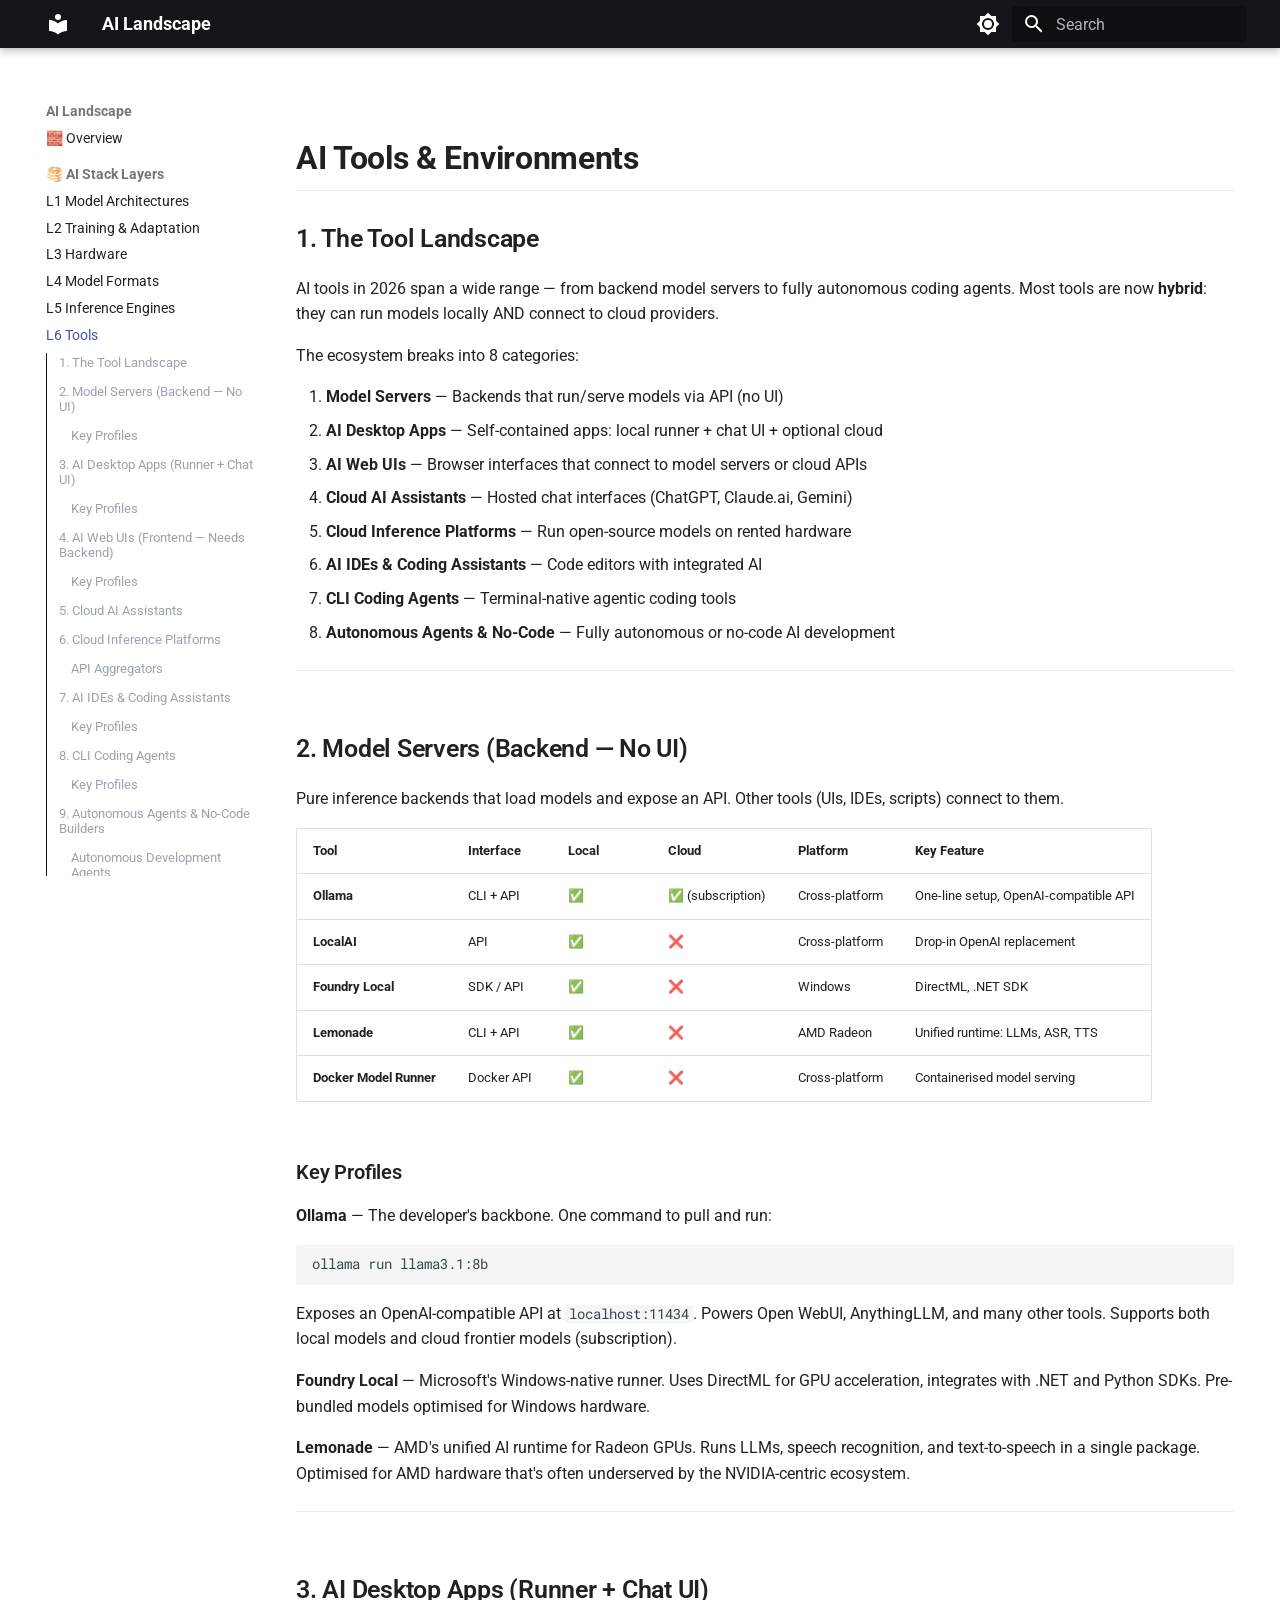
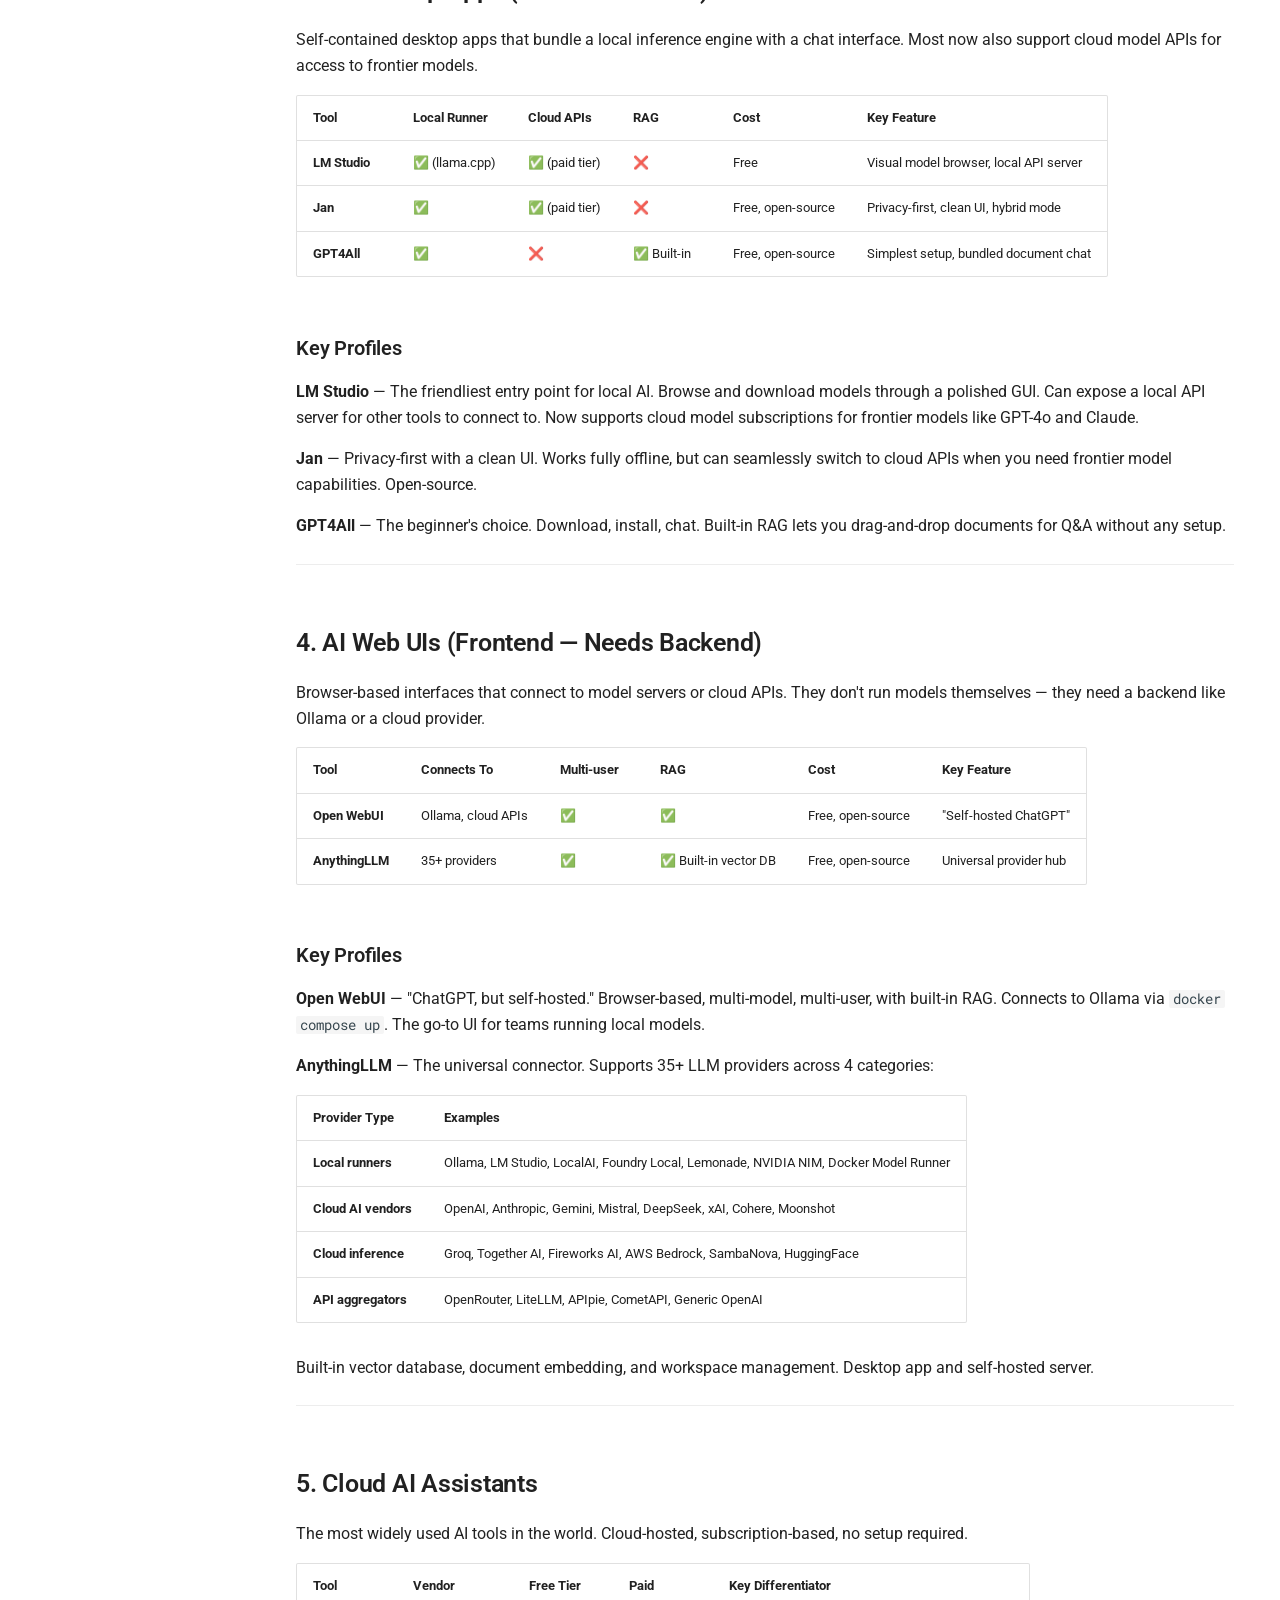
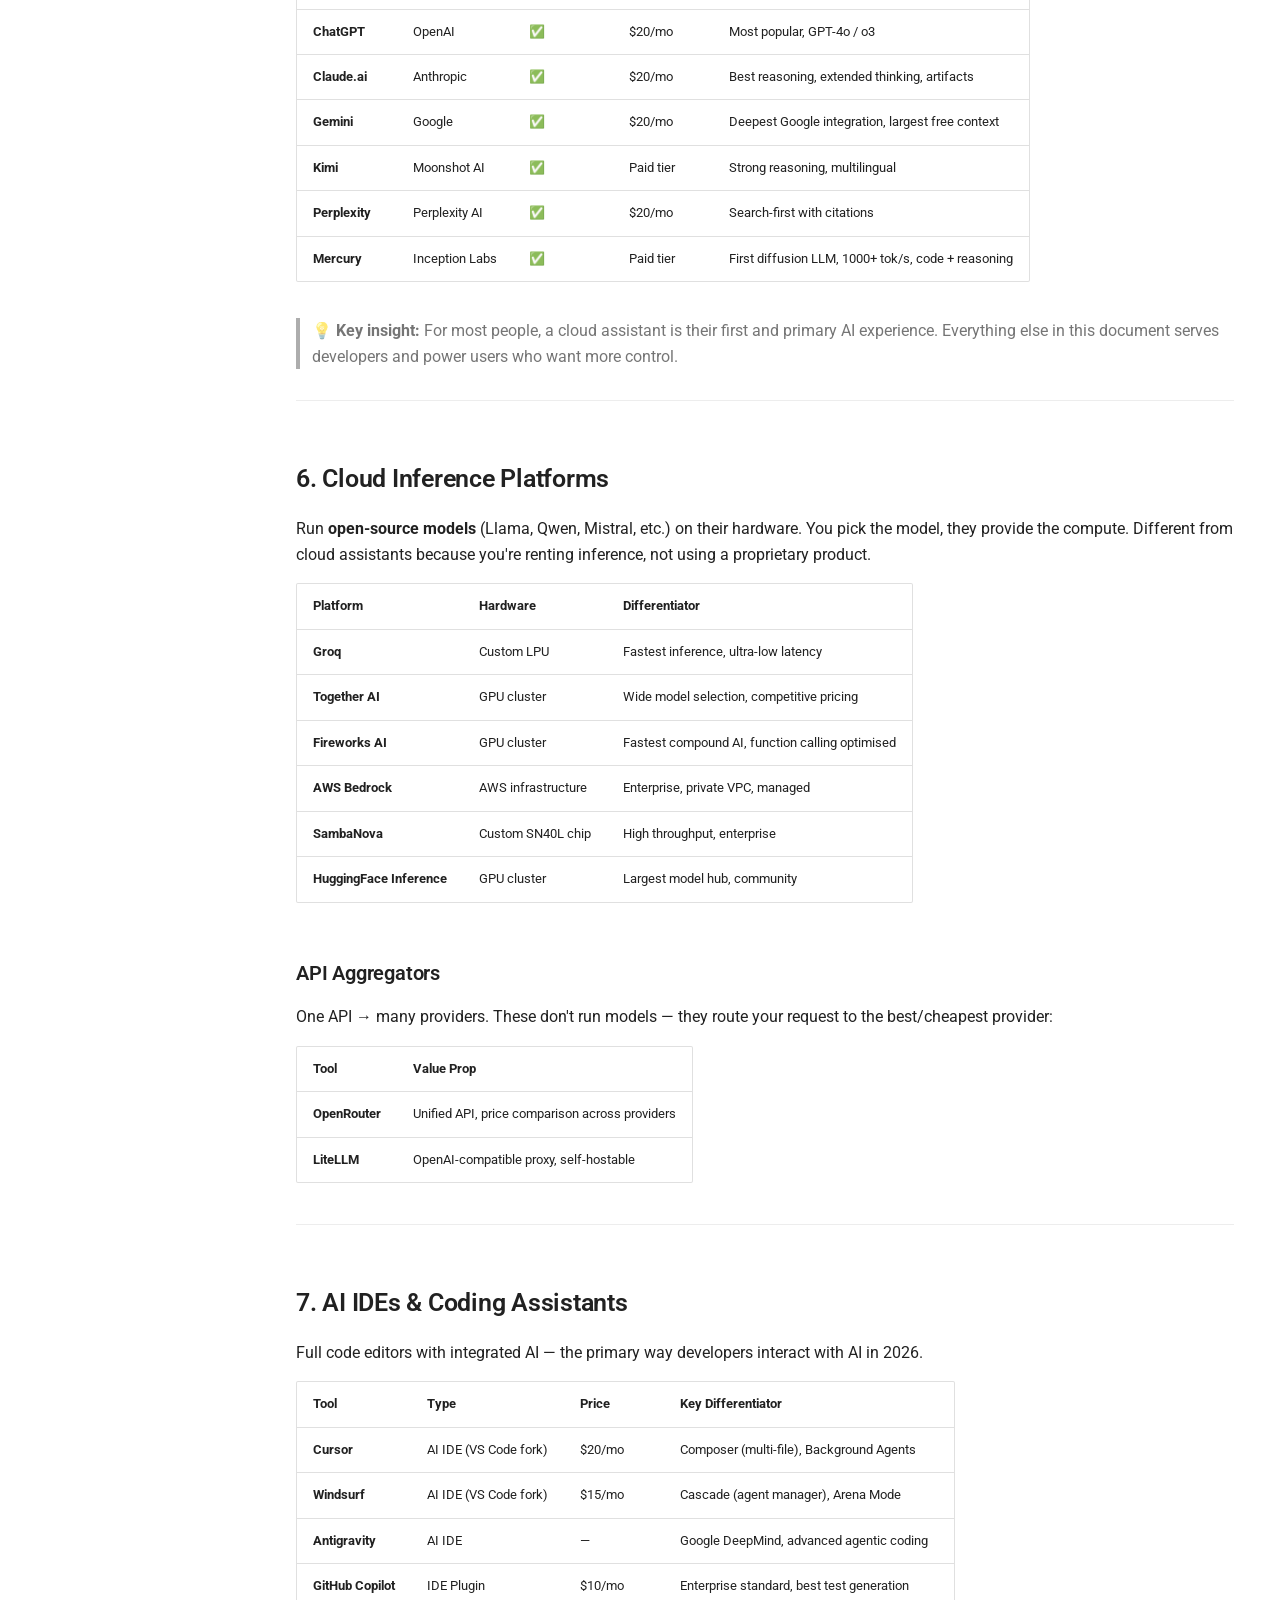
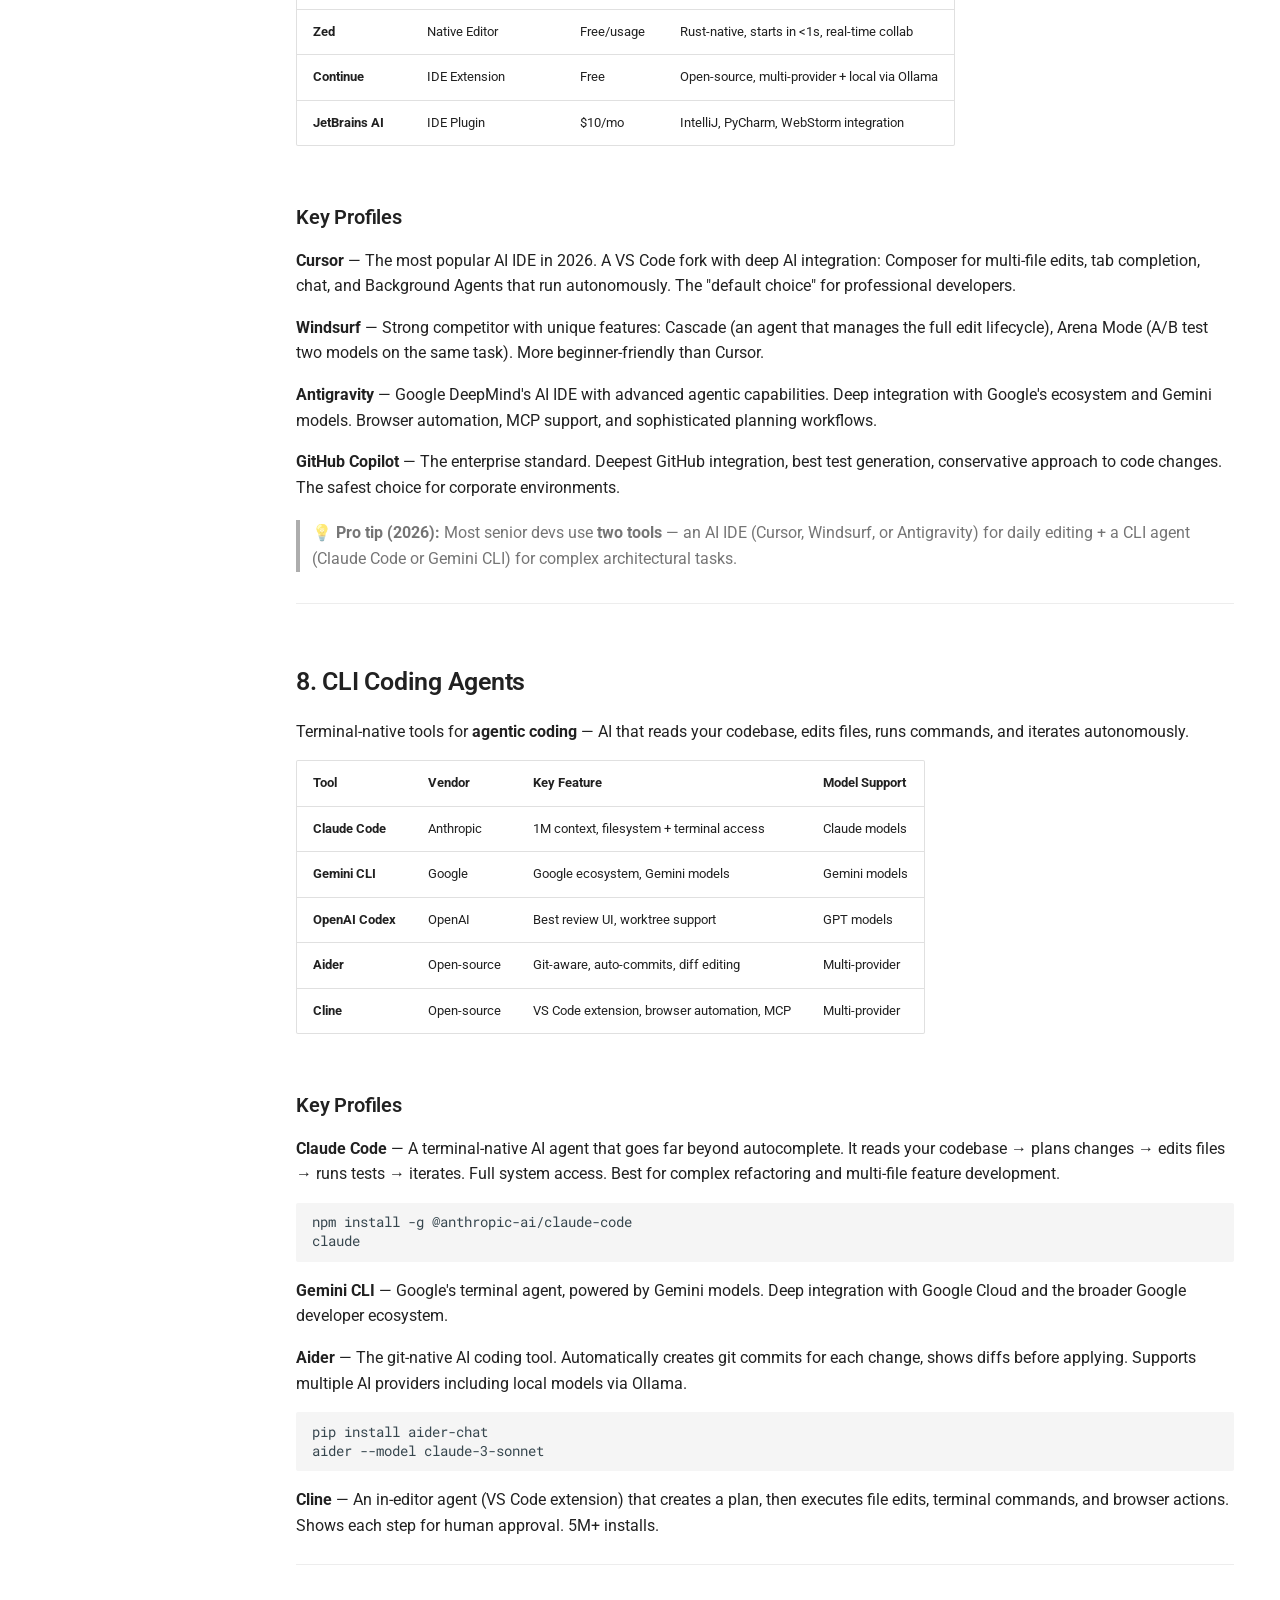
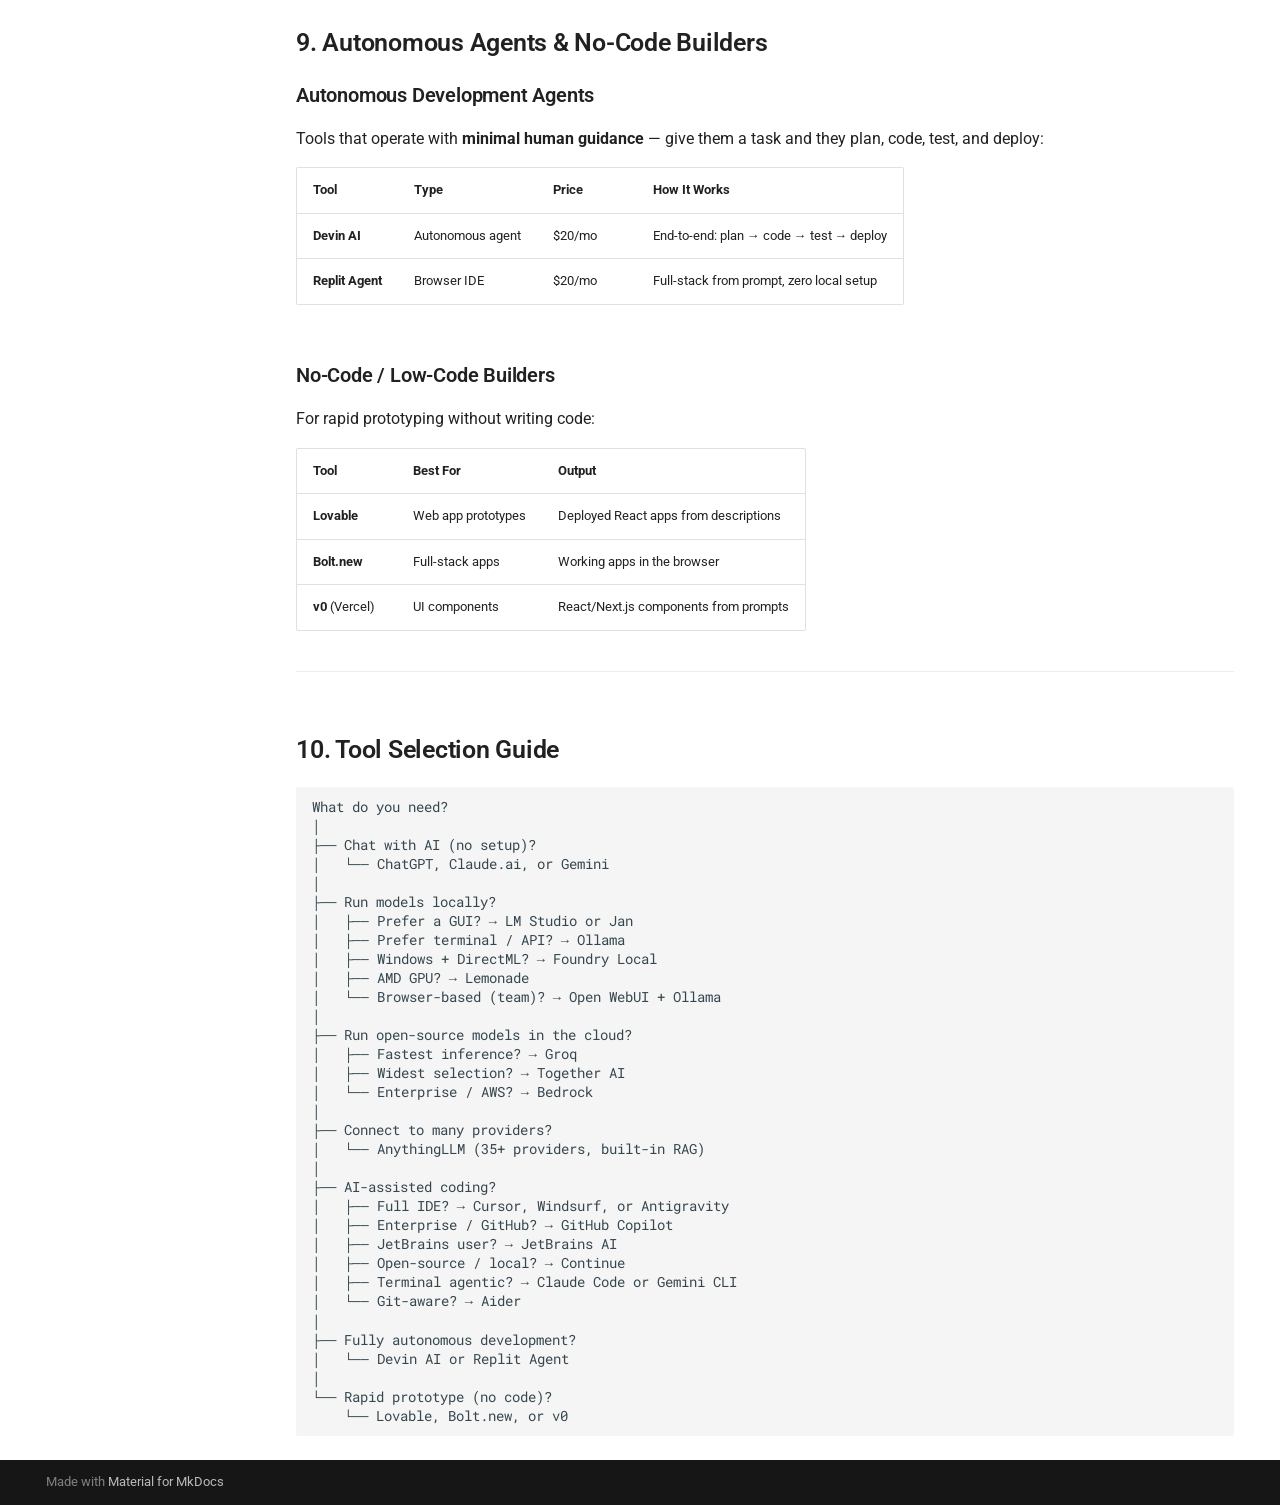
<file: 06-tools/index.html>
<!doctype html>
<html lang="en" class="no-js">
  <head>
    
      <meta charset="utf-8">
      <meta name="viewport" content="width=device-width,initial-scale=1">
      
        <meta name="description" content="Documentation for AI architectures, tools, and foundations.">
      
      
      
        <link rel="canonical" href="https://jaojbls.github.io/ai-landscape/06-tools/">
      
      
        <link rel="prev" href="../05-inference-engines/">
      
      
        <link rel="next" href="../07-llm-extensions/">
      
      
        
      
      
      <link rel="icon" href="../assets/images/favicon.png">
      <meta name="generator" content="mkdocs-1.6.1, mkdocs-material-9.7.6">
    
    
      
        <title>L6 Tools - AI Landscape</title>
      
    
    
      <link rel="stylesheet" href="../assets/stylesheets/main.484c7ddc.min.css">
      
        
        <link rel="stylesheet" href="../assets/stylesheets/palette.ab4e12ef.min.css">
      
      


    
    
      
    
    
      
        
        
        <link rel="preconnect" href="https://fonts.gstatic.com" crossorigin>
        <link rel="stylesheet" href="https://fonts.googleapis.com/css?family=Roboto:300,300i,400,400i,700,700i%7CRoboto+Mono:400,400i,700,700i&display=fallback">
        <style>:root{--md-text-font:"Roboto";--md-code-font:"Roboto Mono"}</style>
      
    
    
      <link rel="stylesheet" href="../stylesheets/extra.css">
    
    <script>__md_scope=new URL("..",location),__md_hash=e=>[...e].reduce(((e,_)=>(e<<5)-e+_.charCodeAt(0)),0),__md_get=(e,_=localStorage,t=__md_scope)=>JSON.parse(_.getItem(t.pathname+"."+e)),__md_set=(e,_,t=localStorage,a=__md_scope)=>{try{t.setItem(a.pathname+"."+e,JSON.stringify(_))}catch(e){}}</script>
    
      

    
    
  </head>
  
  
    
    
      
    
    
    
    
    <body dir="ltr" data-md-color-scheme="default" data-md-color-primary="black" data-md-color-accent="grey">
  
    
    <input class="md-toggle" data-md-toggle="drawer" type="checkbox" id="__drawer" autocomplete="off">
    <input class="md-toggle" data-md-toggle="search" type="checkbox" id="__search" autocomplete="off">
    <label class="md-overlay" for="__drawer"></label>
    <div data-md-component="skip">
      
        
        <a href="#ai-tools-environments" class="md-skip">
          Skip to content
        </a>
      
    </div>
    <div data-md-component="announce">
      
    </div>
    
    
      

  

<header class="md-header md-header--shadow" data-md-component="header">
  <nav class="md-header__inner md-grid" aria-label="Header">
    <a href=".." title="AI Landscape" class="md-header__button md-logo" aria-label="AI Landscape" data-md-component="logo">
      
  
  <svg xmlns="http://www.w3.org/2000/svg" viewBox="0 0 24 24"><path d="M12 8a3 3 0 0 0 3-3 3 3 0 0 0-3-3 3 3 0 0 0-3 3 3 3 0 0 0 3 3m0 3.54C9.64 9.35 6.5 8 3 8v11c3.5 0 6.64 1.35 9 3.54 2.36-2.19 5.5-3.54 9-3.54V8c-3.5 0-6.64 1.35-9 3.54"/></svg>

    </a>
    <label class="md-header__button md-icon" for="__drawer">
      
      <svg xmlns="http://www.w3.org/2000/svg" viewBox="0 0 24 24"><path d="M3 6h18v2H3zm0 5h18v2H3zm0 5h18v2H3z"/></svg>
    </label>
    <div class="md-header__title" data-md-component="header-title">
      <div class="md-header__ellipsis">
        <div class="md-header__topic">
          <span class="md-ellipsis">
            AI Landscape
          </span>
        </div>
        <div class="md-header__topic" data-md-component="header-topic">
          <span class="md-ellipsis">
            
              L6 Tools
            
          </span>
        </div>
      </div>
    </div>
    
      
        <form class="md-header__option" data-md-component="palette">
  
    
    
    
    <input class="md-option" data-md-color-media="" data-md-color-scheme="default" data-md-color-primary="black" data-md-color-accent="grey"  aria-label="Switch to dark mode"  type="radio" name="__palette" id="__palette_0">
    
      <label class="md-header__button md-icon" title="Switch to dark mode" for="__palette_1" hidden>
        <svg xmlns="http://www.w3.org/2000/svg" viewBox="0 0 24 24"><path d="M12 8a4 4 0 0 0-4 4 4 4 0 0 0 4 4 4 4 0 0 0 4-4 4 4 0 0 0-4-4m0 10a6 6 0 0 1-6-6 6 6 0 0 1 6-6 6 6 0 0 1 6 6 6 6 0 0 1-6 6m8-9.31V4h-4.69L12 .69 8.69 4H4v4.69L.69 12 4 15.31V20h4.69L12 23.31 15.31 20H20v-4.69L23.31 12z"/></svg>
      </label>
    
  
    
    
    
    <input class="md-option" data-md-color-media="" data-md-color-scheme="slate" data-md-color-primary="black" data-md-color-accent="grey"  aria-label="Switch to light mode"  type="radio" name="__palette" id="__palette_1">
    
      <label class="md-header__button md-icon" title="Switch to light mode" for="__palette_0" hidden>
        <svg xmlns="http://www.w3.org/2000/svg" viewBox="0 0 24 24"><path d="M12 18c-.89 0-1.74-.2-2.5-.55C11.56 16.5 13 14.42 13 12s-1.44-4.5-3.5-5.45C10.26 6.2 11.11 6 12 6a6 6 0 0 1 6 6 6 6 0 0 1-6 6m8-9.31V4h-4.69L12 .69 8.69 4H4v4.69L.69 12 4 15.31V20h4.69L12 23.31 15.31 20H20v-4.69L23.31 12z"/></svg>
      </label>
    
  
</form>
      
    
    
      <script>var palette=__md_get("__palette");if(palette&&palette.color){if("(prefers-color-scheme)"===palette.color.media){var media=matchMedia("(prefers-color-scheme: light)"),input=document.querySelector(media.matches?"[data-md-color-media='(prefers-color-scheme: light)']":"[data-md-color-media='(prefers-color-scheme: dark)']");palette.color.media=input.getAttribute("data-md-color-media"),palette.color.scheme=input.getAttribute("data-md-color-scheme"),palette.color.primary=input.getAttribute("data-md-color-primary"),palette.color.accent=input.getAttribute("data-md-color-accent")}for(var[key,value]of Object.entries(palette.color))document.body.setAttribute("data-md-color-"+key,value)}</script>
    
    
    
      
      
        <label class="md-header__button md-icon" for="__search">
          
          <svg xmlns="http://www.w3.org/2000/svg" viewBox="0 0 24 24"><path d="M9.5 3A6.5 6.5 0 0 1 16 9.5c0 1.61-.59 3.09-1.56 4.23l.27.27h.79l5 5-1.5 1.5-5-5v-.79l-.27-.27A6.52 6.52 0 0 1 9.5 16 6.5 6.5 0 0 1 3 9.5 6.5 6.5 0 0 1 9.5 3m0 2C7 5 5 7 5 9.5S7 14 9.5 14 14 12 14 9.5 12 5 9.5 5"/></svg>
        </label>
        <div class="md-search" data-md-component="search" role="dialog">
  <label class="md-search__overlay" for="__search"></label>
  <div class="md-search__inner" role="search">
    <form class="md-search__form" name="search">
      <input type="text" class="md-search__input" name="query" aria-label="Search" placeholder="Search" autocapitalize="off" autocorrect="off" autocomplete="off" spellcheck="false" data-md-component="search-query" required>
      <label class="md-search__icon md-icon" for="__search">
        
        <svg xmlns="http://www.w3.org/2000/svg" viewBox="0 0 24 24"><path d="M9.5 3A6.5 6.5 0 0 1 16 9.5c0 1.61-.59 3.09-1.56 4.23l.27.27h.79l5 5-1.5 1.5-5-5v-.79l-.27-.27A6.52 6.52 0 0 1 9.5 16 6.5 6.5 0 0 1 3 9.5 6.5 6.5 0 0 1 9.5 3m0 2C7 5 5 7 5 9.5S7 14 9.5 14 14 12 14 9.5 12 5 9.5 5"/></svg>
        
        <svg xmlns="http://www.w3.org/2000/svg" viewBox="0 0 24 24"><path d="M20 11v2H8l5.5 5.5-1.42 1.42L4.16 12l7.92-7.92L13.5 5.5 8 11z"/></svg>
      </label>
      <nav class="md-search__options" aria-label="Search">
        
        <button type="reset" class="md-search__icon md-icon" title="Clear" aria-label="Clear" tabindex="-1">
          
          <svg xmlns="http://www.w3.org/2000/svg" viewBox="0 0 24 24"><path d="M19 6.41 17.59 5 12 10.59 6.41 5 5 6.41 10.59 12 5 17.59 6.41 19 12 13.41 17.59 19 19 17.59 13.41 12z"/></svg>
        </button>
      </nav>
      
        <div class="md-search__suggest" data-md-component="search-suggest"></div>
      
    </form>
    <div class="md-search__output">
      <div class="md-search__scrollwrap" tabindex="0" data-md-scrollfix>
        <div class="md-search-result" data-md-component="search-result">
          <div class="md-search-result__meta">
            Initializing search
          </div>
          <ol class="md-search-result__list" role="presentation"></ol>
        </div>
      </div>
    </div>
  </div>
</div>
      
    
    
  </nav>
  
</header>
    
    <div class="md-container" data-md-component="container">
      
      
        
          
        
      
      <main class="md-main" data-md-component="main">
        <div class="md-main__inner md-grid">
          
            
              
              <div class="md-sidebar md-sidebar--primary" data-md-component="sidebar" data-md-type="navigation" >
                <div class="md-sidebar__scrollwrap">
                  <div class="md-sidebar__inner">
                    



  

<nav class="md-nav md-nav--primary md-nav--integrated" aria-label="Navigation" data-md-level="0">
  <label class="md-nav__title" for="__drawer">
    <a href=".." title="AI Landscape" class="md-nav__button md-logo" aria-label="AI Landscape" data-md-component="logo">
      
  
  <svg xmlns="http://www.w3.org/2000/svg" viewBox="0 0 24 24"><path d="M12 8a3 3 0 0 0 3-3 3 3 0 0 0-3-3 3 3 0 0 0-3 3 3 3 0 0 0 3 3m0 3.54C9.64 9.35 6.5 8 3 8v11c3.5 0 6.64 1.35 9 3.54 2.36-2.19 5.5-3.54 9-3.54V8c-3.5 0-6.64 1.35-9 3.54"/></svg>

    </a>
    AI Landscape
  </label>
  
  <ul class="md-nav__list" data-md-scrollfix>
    
      
      
  
  
  
  
    <li class="md-nav__item">
      <a href=".." class="md-nav__link">
        
  
  
  <span class="md-ellipsis">
    
  
    🧱 Overview
  

    
  </span>
  
  

      </a>
    </li>
  

    
      
      
  
  
    
  
  
  
    
    
    
    
      
        
        
      
    
    
    <li class="md-nav__item md-nav__item--active md-nav__item--section md-nav__item--nested">
      
        
        
        <input class="md-nav__toggle md-toggle " type="checkbox" id="__nav_2" checked>
        
          
          <label class="md-nav__link" for="__nav_2" id="__nav_2_label" tabindex="">
            
  
  
  <span class="md-ellipsis">
    
  
    🥞 AI Stack Layers
  

    
  </span>
  
  

            <span class="md-nav__icon md-icon"></span>
          </label>
        
        <nav class="md-nav" data-md-level="1" aria-labelledby="__nav_2_label" aria-expanded="true">
          <label class="md-nav__title" for="__nav_2">
            <span class="md-nav__icon md-icon"></span>
            
  
    🥞 AI Stack Layers
  

          </label>
          <ul class="md-nav__list" data-md-scrollfix>
            
              
                
  
  
  
  
    <li class="md-nav__item">
      <a href="../01-model-architectures/" class="md-nav__link">
        
  
  
  <span class="md-ellipsis">
    
  
    L1 Model Architectures
  

    
  </span>
  
  

      </a>
    </li>
  

              
            
              
                
  
  
  
  
    <li class="md-nav__item">
      <a href="../02-training-adaptation/" class="md-nav__link">
        
  
  
  <span class="md-ellipsis">
    
  
    L2 Training & Adaptation
  

    
  </span>
  
  

      </a>
    </li>
  

              
            
              
                
  
  
  
  
    <li class="md-nav__item">
      <a href="../03-hardware/" class="md-nav__link">
        
  
  
  <span class="md-ellipsis">
    
  
    L3 Hardware
  

    
  </span>
  
  

      </a>
    </li>
  

              
            
              
                
  
  
  
  
    <li class="md-nav__item">
      <a href="../04-model-formats/" class="md-nav__link">
        
  
  
  <span class="md-ellipsis">
    
  
    L4 Model Formats
  

    
  </span>
  
  

      </a>
    </li>
  

              
            
              
                
  
  
  
  
    <li class="md-nav__item">
      <a href="../05-inference-engines/" class="md-nav__link">
        
  
  
  <span class="md-ellipsis">
    
  
    L5 Inference Engines
  

    
  </span>
  
  

      </a>
    </li>
  

              
            
              
                
  
  
    
  
  
  
    <li class="md-nav__item md-nav__item--active">
      
      <input class="md-nav__toggle md-toggle" type="checkbox" id="__toc">
      
      
        
      
      
        <label class="md-nav__link md-nav__link--active" for="__toc">
          
  
  
  <span class="md-ellipsis">
    
  
    L6 Tools
  

    
  </span>
  
  

          <span class="md-nav__icon md-icon"></span>
        </label>
      
      <a href="./" class="md-nav__link md-nav__link--active">
        
  
  
  <span class="md-ellipsis">
    
  
    L6 Tools
  

    
  </span>
  
  

      </a>
      
        

<nav class="md-nav md-nav--secondary" aria-label="Table of contents">
  
  
  
    
  
  
    <label class="md-nav__title" for="__toc">
      <span class="md-nav__icon md-icon"></span>
      Table of contents
    </label>
    <ul class="md-nav__list" data-md-component="toc" data-md-scrollfix>
      
        <li class="md-nav__item">
  <a href="#1-the-tool-landscape" class="md-nav__link">
    <span class="md-ellipsis">
      
        1. The Tool Landscape
      
    </span>
  </a>
  
</li>
      
        <li class="md-nav__item">
  <a href="#2-model-servers-backend-no-ui" class="md-nav__link">
    <span class="md-ellipsis">
      
        2. Model Servers (Backend — No UI)
      
    </span>
  </a>
  
    <nav class="md-nav" aria-label="2. Model Servers (Backend — No UI)">
      <ul class="md-nav__list">
        
          <li class="md-nav__item">
  <a href="#key-profiles" class="md-nav__link">
    <span class="md-ellipsis">
      
        Key Profiles
      
    </span>
  </a>
  
</li>
        
      </ul>
    </nav>
  
</li>
      
        <li class="md-nav__item">
  <a href="#3-ai-desktop-apps-runner-chat-ui" class="md-nav__link">
    <span class="md-ellipsis">
      
        3. AI Desktop Apps (Runner + Chat UI)
      
    </span>
  </a>
  
    <nav class="md-nav" aria-label="3. AI Desktop Apps (Runner + Chat UI)">
      <ul class="md-nav__list">
        
          <li class="md-nav__item">
  <a href="#key-profiles_1" class="md-nav__link">
    <span class="md-ellipsis">
      
        Key Profiles
      
    </span>
  </a>
  
</li>
        
      </ul>
    </nav>
  
</li>
      
        <li class="md-nav__item">
  <a href="#4-ai-web-uis-frontend-needs-backend" class="md-nav__link">
    <span class="md-ellipsis">
      
        4. AI Web UIs (Frontend — Needs Backend)
      
    </span>
  </a>
  
    <nav class="md-nav" aria-label="4. AI Web UIs (Frontend — Needs Backend)">
      <ul class="md-nav__list">
        
          <li class="md-nav__item">
  <a href="#key-profiles_2" class="md-nav__link">
    <span class="md-ellipsis">
      
        Key Profiles
      
    </span>
  </a>
  
</li>
        
      </ul>
    </nav>
  
</li>
      
        <li class="md-nav__item">
  <a href="#5-cloud-ai-assistants" class="md-nav__link">
    <span class="md-ellipsis">
      
        5. Cloud AI Assistants
      
    </span>
  </a>
  
</li>
      
        <li class="md-nav__item">
  <a href="#6-cloud-inference-platforms" class="md-nav__link">
    <span class="md-ellipsis">
      
        6. Cloud Inference Platforms
      
    </span>
  </a>
  
    <nav class="md-nav" aria-label="6. Cloud Inference Platforms">
      <ul class="md-nav__list">
        
          <li class="md-nav__item">
  <a href="#api-aggregators" class="md-nav__link">
    <span class="md-ellipsis">
      
        API Aggregators
      
    </span>
  </a>
  
</li>
        
      </ul>
    </nav>
  
</li>
      
        <li class="md-nav__item">
  <a href="#7-ai-ides-coding-assistants" class="md-nav__link">
    <span class="md-ellipsis">
      
        7. AI IDEs &amp; Coding Assistants
      
    </span>
  </a>
  
    <nav class="md-nav" aria-label="7. AI IDEs &amp; Coding Assistants">
      <ul class="md-nav__list">
        
          <li class="md-nav__item">
  <a href="#key-profiles_3" class="md-nav__link">
    <span class="md-ellipsis">
      
        Key Profiles
      
    </span>
  </a>
  
</li>
        
      </ul>
    </nav>
  
</li>
      
        <li class="md-nav__item">
  <a href="#8-cli-coding-agents" class="md-nav__link">
    <span class="md-ellipsis">
      
        8. CLI Coding Agents
      
    </span>
  </a>
  
    <nav class="md-nav" aria-label="8. CLI Coding Agents">
      <ul class="md-nav__list">
        
          <li class="md-nav__item">
  <a href="#key-profiles_4" class="md-nav__link">
    <span class="md-ellipsis">
      
        Key Profiles
      
    </span>
  </a>
  
</li>
        
      </ul>
    </nav>
  
</li>
      
        <li class="md-nav__item">
  <a href="#9-autonomous-agents-no-code-builders" class="md-nav__link">
    <span class="md-ellipsis">
      
        9. Autonomous Agents &amp; No-Code Builders
      
    </span>
  </a>
  
    <nav class="md-nav" aria-label="9. Autonomous Agents &amp; No-Code Builders">
      <ul class="md-nav__list">
        
          <li class="md-nav__item">
  <a href="#autonomous-development-agents" class="md-nav__link">
    <span class="md-ellipsis">
      
        Autonomous Development Agents
      
    </span>
  </a>
  
</li>
        
          <li class="md-nav__item">
  <a href="#no-code-low-code-builders" class="md-nav__link">
    <span class="md-ellipsis">
      
        No-Code / Low-Code Builders
      
    </span>
  </a>
  
</li>
        
      </ul>
    </nav>
  
</li>
      
        <li class="md-nav__item">
  <a href="#10-tool-selection-guide" class="md-nav__link">
    <span class="md-ellipsis">
      
        10. Tool Selection Guide
      
    </span>
  </a>
  
</li>
      
    </ul>
  
</nav>
      
    </li>
  

              
            
              
                
  
  
  
  
    <li class="md-nav__item">
      <a href="../07-llm-extensions/" class="md-nav__link">
        
  
  
  <span class="md-ellipsis">
    
  
    L7 LLM Extensions
  

    
  </span>
  
  

      </a>
    </li>
  

              
            
          </ul>
        </nav>
      
    </li>
  

    
      
      
  
  
  
  
    
    
    
    
      
        
        
      
    
    
    <li class="md-nav__item md-nav__item--section md-nav__item--nested">
      
        
        
        <input class="md-nav__toggle md-toggle " type="checkbox" id="__nav_3" >
        
          
          <label class="md-nav__link" for="__nav_3" id="__nav_3_label" tabindex="">
            
  
  
  <span class="md-ellipsis">
    
  
    🌱 Living Stack Tiers
  

    
  </span>
  
  

            <span class="md-nav__icon md-icon"></span>
          </label>
        
        <nav class="md-nav" data-md-level="1" aria-labelledby="__nav_3_label" aria-expanded="false">
          <label class="md-nav__title" for="__nav_3">
            <span class="md-nav__icon md-icon"></span>
            
  
    🌱 Living Stack Tiers
  

          </label>
          <ul class="md-nav__list" data-md-scrollfix>
            
              
                
  
  
  
  
    <li class="md-nav__item">
      <a href="../L1-foundation/" class="md-nav__link">
        
  
  
  <span class="md-ellipsis">
    
  
    T1 Foundation
  

    
  </span>
  
  

      </a>
    </li>
  

              
            
              
                
  
  
  
  
    <li class="md-nav__item">
      <a href="../L2-alignment/" class="md-nav__link">
        
  
  
  <span class="md-ellipsis">
    
  
    T2 Alignment
  

    
  </span>
  
  

      </a>
    </li>
  

              
            
              
                
  
  
  
  
    <li class="md-nav__item">
      <a href="../L3-adaptability/" class="md-nav__link">
        
  
  
  <span class="md-ellipsis">
    
  
    T3 Adaptability
  

    
  </span>
  
  

      </a>
    </li>
  

              
            
          </ul>
        </nav>
      
    </li>
  

    
  </ul>
</nav>
                  </div>
                </div>
              </div>
            
            
          
          
            <div class="md-content" data-md-component="content">
              
              <article class="md-content__inner md-typeset">
                
                  



<h1 id="ai-tools-environments">AI Tools &amp; Environments<a class="headerlink" href="#ai-tools-environments" title="Permanent link">&para;</a></h1>
<h2 id="1-the-tool-landscape">1. The Tool Landscape<a class="headerlink" href="#1-the-tool-landscape" title="Permanent link">&para;</a></h2>
<p>AI tools in 2026 span a wide range — from backend model servers to fully autonomous coding agents. Most tools are now <strong>hybrid</strong>: they can run models locally AND connect to cloud providers.</p>
<p>The ecosystem breaks into 8 categories:</p>
<ol>
<li><strong>Model Servers</strong> — Backends that run/serve models via API (no UI)</li>
<li><strong>AI Desktop Apps</strong> — Self-contained apps: local runner + chat UI + optional cloud</li>
<li><strong>AI Web UIs</strong> — Browser interfaces that connect to model servers or cloud APIs</li>
<li><strong>Cloud AI Assistants</strong> — Hosted chat interfaces (ChatGPT, Claude.ai, Gemini)</li>
<li><strong>Cloud Inference Platforms</strong> — Run open-source models on rented hardware</li>
<li><strong>AI IDEs &amp; Coding Assistants</strong> — Code editors with integrated AI</li>
<li><strong>CLI Coding Agents</strong> — Terminal-native agentic coding tools</li>
<li><strong>Autonomous Agents &amp; No-Code</strong> — Fully autonomous or no-code AI development</li>
</ol>
<hr />
<h2 id="2-model-servers-backend-no-ui">2. Model Servers (Backend — No UI)<a class="headerlink" href="#2-model-servers-backend-no-ui" title="Permanent link">&para;</a></h2>
<p>Pure inference backends that load models and expose an API. Other tools (UIs, IDEs, scripts) connect to them.</p>
<table>
<thead>
<tr>
<th style="text-align: left;">Tool</th>
<th style="text-align: left;">Interface</th>
<th style="text-align: left;">Local</th>
<th style="text-align: left;">Cloud</th>
<th style="text-align: left;">Platform</th>
<th style="text-align: left;">Key Feature</th>
</tr>
</thead>
<tbody>
<tr>
<td style="text-align: left;"><strong>Ollama</strong></td>
<td style="text-align: left;">CLI + API</td>
<td style="text-align: left;">✅</td>
<td style="text-align: left;">✅ (subscription)</td>
<td style="text-align: left;">Cross-platform</td>
<td style="text-align: left;">One-line setup, OpenAI-compatible API</td>
</tr>
<tr>
<td style="text-align: left;"><strong>LocalAI</strong></td>
<td style="text-align: left;">API</td>
<td style="text-align: left;">✅</td>
<td style="text-align: left;">❌</td>
<td style="text-align: left;">Cross-platform</td>
<td style="text-align: left;">Drop-in OpenAI replacement</td>
</tr>
<tr>
<td style="text-align: left;"><strong>Foundry Local</strong></td>
<td style="text-align: left;">SDK / API</td>
<td style="text-align: left;">✅</td>
<td style="text-align: left;">❌</td>
<td style="text-align: left;">Windows</td>
<td style="text-align: left;">DirectML, .NET SDK</td>
</tr>
<tr>
<td style="text-align: left;"><strong>Lemonade</strong></td>
<td style="text-align: left;">CLI + API</td>
<td style="text-align: left;">✅</td>
<td style="text-align: left;">❌</td>
<td style="text-align: left;">AMD Radeon</td>
<td style="text-align: left;">Unified runtime: LLMs, ASR, TTS</td>
</tr>
<tr>
<td style="text-align: left;"><strong>Docker Model Runner</strong></td>
<td style="text-align: left;">Docker API</td>
<td style="text-align: left;">✅</td>
<td style="text-align: left;">❌</td>
<td style="text-align: left;">Cross-platform</td>
<td style="text-align: left;">Containerised model serving</td>
</tr>
</tbody>
</table>
<h3 id="key-profiles">Key Profiles<a class="headerlink" href="#key-profiles" title="Permanent link">&para;</a></h3>
<p><strong>Ollama</strong> — The developer's backbone. One command to pull and run:</p>
<div class="highlight"><pre><span></span><code><a id="__codelineno-0-1" name="__codelineno-0-1" href="#__codelineno-0-1"></a>ollama<span class="w"> </span>run<span class="w"> </span>llama3.1:8b
</code></pre></div>
<p>Exposes an OpenAI-compatible API at <code>localhost:11434</code>. Powers Open WebUI, AnythingLLM, and many other tools. Supports both local models and cloud frontier models (subscription).</p>
<p><strong>Foundry Local</strong> — Microsoft's Windows-native runner. Uses DirectML for GPU acceleration, integrates with .NET and Python SDKs. Pre-bundled models optimised for Windows hardware.</p>
<p><strong>Lemonade</strong> — AMD's unified AI runtime for Radeon GPUs. Runs LLMs, speech recognition, and text-to-speech in a single package. Optimised for AMD hardware that's often underserved by the NVIDIA-centric ecosystem.</p>
<hr />
<h2 id="3-ai-desktop-apps-runner-chat-ui">3. AI Desktop Apps (Runner + Chat UI)<a class="headerlink" href="#3-ai-desktop-apps-runner-chat-ui" title="Permanent link">&para;</a></h2>
<p>Self-contained desktop apps that bundle a local inference engine with a chat interface. Most now also support cloud model APIs for access to frontier models.</p>
<table>
<thead>
<tr>
<th style="text-align: left;">Tool</th>
<th style="text-align: left;">Local Runner</th>
<th style="text-align: left;">Cloud APIs</th>
<th style="text-align: left;">RAG</th>
<th style="text-align: left;">Cost</th>
<th style="text-align: left;">Key Feature</th>
</tr>
</thead>
<tbody>
<tr>
<td style="text-align: left;"><strong>LM Studio</strong></td>
<td style="text-align: left;">✅ (llama.cpp)</td>
<td style="text-align: left;">✅ (paid tier)</td>
<td style="text-align: left;">❌</td>
<td style="text-align: left;">Free</td>
<td style="text-align: left;">Visual model browser, local API server</td>
</tr>
<tr>
<td style="text-align: left;"><strong>Jan</strong></td>
<td style="text-align: left;">✅</td>
<td style="text-align: left;">✅ (paid tier)</td>
<td style="text-align: left;">❌</td>
<td style="text-align: left;">Free, open-source</td>
<td style="text-align: left;">Privacy-first, clean UI, hybrid mode</td>
</tr>
<tr>
<td style="text-align: left;"><strong>GPT4All</strong></td>
<td style="text-align: left;">✅</td>
<td style="text-align: left;">❌</td>
<td style="text-align: left;">✅ Built-in</td>
<td style="text-align: left;">Free, open-source</td>
<td style="text-align: left;">Simplest setup, bundled document chat</td>
</tr>
</tbody>
</table>
<h3 id="key-profiles_1">Key Profiles<a class="headerlink" href="#key-profiles_1" title="Permanent link">&para;</a></h3>
<p><strong>LM Studio</strong> — The friendliest entry point for local AI. Browse and download models through a polished GUI. Can expose a local API server for other tools to connect to. Now supports cloud model subscriptions for frontier models like GPT-4o and Claude.</p>
<p><strong>Jan</strong> — Privacy-first with a clean UI. Works fully offline, but can seamlessly switch to cloud APIs when you need frontier model capabilities. Open-source.</p>
<p><strong>GPT4All</strong> — The beginner's choice. Download, install, chat. Built-in RAG lets you drag-and-drop documents for Q&amp;A without any setup.</p>
<hr />
<h2 id="4-ai-web-uis-frontend-needs-backend">4. AI Web UIs (Frontend — Needs Backend)<a class="headerlink" href="#4-ai-web-uis-frontend-needs-backend" title="Permanent link">&para;</a></h2>
<p>Browser-based interfaces that connect to model servers or cloud APIs. They don't run models themselves — they need a backend like Ollama or a cloud provider.</p>
<table>
<thead>
<tr>
<th style="text-align: left;">Tool</th>
<th style="text-align: left;">Connects To</th>
<th style="text-align: left;">Multi-user</th>
<th style="text-align: left;">RAG</th>
<th style="text-align: left;">Cost</th>
<th style="text-align: left;">Key Feature</th>
</tr>
</thead>
<tbody>
<tr>
<td style="text-align: left;"><strong>Open WebUI</strong></td>
<td style="text-align: left;">Ollama, cloud APIs</td>
<td style="text-align: left;">✅</td>
<td style="text-align: left;">✅</td>
<td style="text-align: left;">Free, open-source</td>
<td style="text-align: left;">"Self-hosted ChatGPT"</td>
</tr>
<tr>
<td style="text-align: left;"><strong>AnythingLLM</strong></td>
<td style="text-align: left;">35+ providers</td>
<td style="text-align: left;">✅</td>
<td style="text-align: left;">✅ Built-in vector DB</td>
<td style="text-align: left;">Free, open-source</td>
<td style="text-align: left;">Universal provider hub</td>
</tr>
</tbody>
</table>
<h3 id="key-profiles_2">Key Profiles<a class="headerlink" href="#key-profiles_2" title="Permanent link">&para;</a></h3>
<p><strong>Open WebUI</strong> — "ChatGPT, but self-hosted." Browser-based, multi-model, multi-user, with built-in RAG. Connects to Ollama via <code>docker compose up</code>. The go-to UI for teams running local models.</p>
<p><strong>AnythingLLM</strong> — The universal connector. Supports 35+ LLM providers across 4 categories:</p>
<table>
<thead>
<tr>
<th style="text-align: left;">Provider Type</th>
<th style="text-align: left;">Examples</th>
</tr>
</thead>
<tbody>
<tr>
<td style="text-align: left;"><strong>Local runners</strong></td>
<td style="text-align: left;">Ollama, LM Studio, LocalAI, Foundry Local, Lemonade, NVIDIA NIM, Docker Model Runner</td>
</tr>
<tr>
<td style="text-align: left;"><strong>Cloud AI vendors</strong></td>
<td style="text-align: left;">OpenAI, Anthropic, Gemini, Mistral, DeepSeek, xAI, Cohere, Moonshot</td>
</tr>
<tr>
<td style="text-align: left;"><strong>Cloud inference</strong></td>
<td style="text-align: left;">Groq, Together AI, Fireworks AI, AWS Bedrock, SambaNova, HuggingFace</td>
</tr>
<tr>
<td style="text-align: left;"><strong>API aggregators</strong></td>
<td style="text-align: left;">OpenRouter, LiteLLM, APIpie, CometAPI, Generic OpenAI</td>
</tr>
</tbody>
</table>
<p>Built-in vector database, document embedding, and workspace management. Desktop app and self-hosted server.</p>
<hr />
<h2 id="5-cloud-ai-assistants">5. Cloud AI Assistants<a class="headerlink" href="#5-cloud-ai-assistants" title="Permanent link">&para;</a></h2>
<p>The most widely used AI tools in the world. Cloud-hosted, subscription-based, no setup required.</p>
<table>
<thead>
<tr>
<th style="text-align: left;">Tool</th>
<th style="text-align: left;">Vendor</th>
<th style="text-align: left;">Free Tier</th>
<th style="text-align: left;">Paid</th>
<th style="text-align: left;">Key Differentiator</th>
</tr>
</thead>
<tbody>
<tr>
<td style="text-align: left;"><strong>ChatGPT</strong></td>
<td style="text-align: left;">OpenAI</td>
<td style="text-align: left;">✅</td>
<td style="text-align: left;">$20/mo</td>
<td style="text-align: left;">Most popular, GPT-4o / o3</td>
</tr>
<tr>
<td style="text-align: left;"><strong>Claude.ai</strong></td>
<td style="text-align: left;">Anthropic</td>
<td style="text-align: left;">✅</td>
<td style="text-align: left;">$20/mo</td>
<td style="text-align: left;">Best reasoning, extended thinking, artifacts</td>
</tr>
<tr>
<td style="text-align: left;"><strong>Gemini</strong></td>
<td style="text-align: left;">Google</td>
<td style="text-align: left;">✅</td>
<td style="text-align: left;">$20/mo</td>
<td style="text-align: left;">Deepest Google integration, largest free context</td>
</tr>
<tr>
<td style="text-align: left;"><strong>Kimi</strong></td>
<td style="text-align: left;">Moonshot AI</td>
<td style="text-align: left;">✅</td>
<td style="text-align: left;">Paid tier</td>
<td style="text-align: left;">Strong reasoning, multilingual</td>
</tr>
<tr>
<td style="text-align: left;"><strong>Perplexity</strong></td>
<td style="text-align: left;">Perplexity AI</td>
<td style="text-align: left;">✅</td>
<td style="text-align: left;">$20/mo</td>
<td style="text-align: left;">Search-first with citations</td>
</tr>
<tr>
<td style="text-align: left;"><strong>Mercury</strong></td>
<td style="text-align: left;">Inception Labs</td>
<td style="text-align: left;">✅</td>
<td style="text-align: left;">Paid tier</td>
<td style="text-align: left;">First diffusion LLM, 1000+ tok/s, code + reasoning</td>
</tr>
</tbody>
</table>
<blockquote>
<p><strong>💡 Key insight:</strong> For most people, a cloud assistant is their first and primary AI experience. Everything else in this document serves developers and power users who want more control.</p>
</blockquote>
<hr />
<h2 id="6-cloud-inference-platforms">6. Cloud Inference Platforms<a class="headerlink" href="#6-cloud-inference-platforms" title="Permanent link">&para;</a></h2>
<p>Run <strong>open-source models</strong> (Llama, Qwen, Mistral, etc.) on their hardware. You pick the model, they provide the compute. Different from cloud assistants because you're renting inference, not using a proprietary product.</p>
<table>
<thead>
<tr>
<th style="text-align: left;">Platform</th>
<th style="text-align: left;">Hardware</th>
<th style="text-align: left;">Differentiator</th>
</tr>
</thead>
<tbody>
<tr>
<td style="text-align: left;"><strong>Groq</strong></td>
<td style="text-align: left;">Custom LPU</td>
<td style="text-align: left;">Fastest inference, ultra-low latency</td>
</tr>
<tr>
<td style="text-align: left;"><strong>Together AI</strong></td>
<td style="text-align: left;">GPU cluster</td>
<td style="text-align: left;">Wide model selection, competitive pricing</td>
</tr>
<tr>
<td style="text-align: left;"><strong>Fireworks AI</strong></td>
<td style="text-align: left;">GPU cluster</td>
<td style="text-align: left;">Fastest compound AI, function calling optimised</td>
</tr>
<tr>
<td style="text-align: left;"><strong>AWS Bedrock</strong></td>
<td style="text-align: left;">AWS infrastructure</td>
<td style="text-align: left;">Enterprise, private VPC, managed</td>
</tr>
<tr>
<td style="text-align: left;"><strong>SambaNova</strong></td>
<td style="text-align: left;">Custom SN40L chip</td>
<td style="text-align: left;">High throughput, enterprise</td>
</tr>
<tr>
<td style="text-align: left;"><strong>HuggingFace Inference</strong></td>
<td style="text-align: left;">GPU cluster</td>
<td style="text-align: left;">Largest model hub, community</td>
</tr>
</tbody>
</table>
<h3 id="api-aggregators">API Aggregators<a class="headerlink" href="#api-aggregators" title="Permanent link">&para;</a></h3>
<p>One API → many providers. These don't run models — they route your request to the best/cheapest provider:</p>
<table>
<thead>
<tr>
<th style="text-align: left;">Tool</th>
<th style="text-align: left;">Value Prop</th>
</tr>
</thead>
<tbody>
<tr>
<td style="text-align: left;"><strong>OpenRouter</strong></td>
<td style="text-align: left;">Unified API, price comparison across providers</td>
</tr>
<tr>
<td style="text-align: left;"><strong>LiteLLM</strong></td>
<td style="text-align: left;">OpenAI-compatible proxy, self-hostable</td>
</tr>
</tbody>
</table>
<hr />
<h2 id="7-ai-ides-coding-assistants">7. AI IDEs &amp; Coding Assistants<a class="headerlink" href="#7-ai-ides-coding-assistants" title="Permanent link">&para;</a></h2>
<p>Full code editors with integrated AI — the primary way developers interact with AI in 2026.</p>
<table>
<thead>
<tr>
<th style="text-align: left;">Tool</th>
<th style="text-align: left;">Type</th>
<th style="text-align: left;">Price</th>
<th style="text-align: left;">Key Differentiator</th>
</tr>
</thead>
<tbody>
<tr>
<td style="text-align: left;"><strong>Cursor</strong></td>
<td style="text-align: left;">AI IDE (VS Code fork)</td>
<td style="text-align: left;">$20/mo</td>
<td style="text-align: left;">Composer (multi-file), Background Agents</td>
</tr>
<tr>
<td style="text-align: left;"><strong>Windsurf</strong></td>
<td style="text-align: left;">AI IDE (VS Code fork)</td>
<td style="text-align: left;">$15/mo</td>
<td style="text-align: left;">Cascade (agent manager), Arena Mode</td>
</tr>
<tr>
<td style="text-align: left;"><strong>Antigravity</strong></td>
<td style="text-align: left;">AI IDE</td>
<td style="text-align: left;">—</td>
<td style="text-align: left;">Google DeepMind, advanced agentic coding</td>
</tr>
<tr>
<td style="text-align: left;"><strong>GitHub Copilot</strong></td>
<td style="text-align: left;">IDE Plugin</td>
<td style="text-align: left;">$10/mo</td>
<td style="text-align: left;">Enterprise standard, best test generation</td>
</tr>
<tr>
<td style="text-align: left;"><strong>Zed</strong></td>
<td style="text-align: left;">Native Editor</td>
<td style="text-align: left;">Free/usage</td>
<td style="text-align: left;">Rust-native, starts in &lt;1s, real-time collab</td>
</tr>
<tr>
<td style="text-align: left;"><strong>Continue</strong></td>
<td style="text-align: left;">IDE Extension</td>
<td style="text-align: left;">Free</td>
<td style="text-align: left;">Open-source, multi-provider + local via Ollama</td>
</tr>
<tr>
<td style="text-align: left;"><strong>JetBrains AI</strong></td>
<td style="text-align: left;">IDE Plugin</td>
<td style="text-align: left;">$10/mo</td>
<td style="text-align: left;">IntelliJ, PyCharm, WebStorm integration</td>
</tr>
</tbody>
</table>
<h3 id="key-profiles_3">Key Profiles<a class="headerlink" href="#key-profiles_3" title="Permanent link">&para;</a></h3>
<p><strong>Cursor</strong> — The most popular AI IDE in 2026. A VS Code fork with deep AI integration: Composer for multi-file edits, tab completion, chat, and Background Agents that run autonomously. The "default choice" for professional developers.</p>
<p><strong>Windsurf</strong> — Strong competitor with unique features: Cascade (an agent that manages the full edit lifecycle), Arena Mode (A/B test two models on the same task). More beginner-friendly than Cursor.</p>
<p><strong>Antigravity</strong> — Google DeepMind's AI IDE with advanced agentic capabilities. Deep integration with Google's ecosystem and Gemini models. Browser automation, MCP support, and sophisticated planning workflows.</p>
<p><strong>GitHub Copilot</strong> — The enterprise standard. Deepest GitHub integration, best test generation, conservative approach to code changes. The safest choice for corporate environments.</p>
<blockquote>
<p><strong>💡 Pro tip (2026):</strong> Most senior devs use <strong>two tools</strong> — an AI IDE (Cursor, Windsurf, or Antigravity) for daily editing + a CLI agent (Claude Code or Gemini CLI) for complex architectural tasks.</p>
</blockquote>
<hr />
<h2 id="8-cli-coding-agents">8. CLI Coding Agents<a class="headerlink" href="#8-cli-coding-agents" title="Permanent link">&para;</a></h2>
<p>Terminal-native tools for <strong>agentic coding</strong> — AI that reads your codebase, edits files, runs commands, and iterates autonomously.</p>
<table>
<thead>
<tr>
<th style="text-align: left;">Tool</th>
<th style="text-align: left;">Vendor</th>
<th style="text-align: left;">Key Feature</th>
<th style="text-align: left;">Model Support</th>
</tr>
</thead>
<tbody>
<tr>
<td style="text-align: left;"><strong>Claude Code</strong></td>
<td style="text-align: left;">Anthropic</td>
<td style="text-align: left;">1M context, filesystem + terminal access</td>
<td style="text-align: left;">Claude models</td>
</tr>
<tr>
<td style="text-align: left;"><strong>Gemini CLI</strong></td>
<td style="text-align: left;">Google</td>
<td style="text-align: left;">Google ecosystem, Gemini models</td>
<td style="text-align: left;">Gemini models</td>
</tr>
<tr>
<td style="text-align: left;"><strong>OpenAI Codex</strong></td>
<td style="text-align: left;">OpenAI</td>
<td style="text-align: left;">Best review UI, worktree support</td>
<td style="text-align: left;">GPT models</td>
</tr>
<tr>
<td style="text-align: left;"><strong>Aider</strong></td>
<td style="text-align: left;">Open-source</td>
<td style="text-align: left;">Git-aware, auto-commits, diff editing</td>
<td style="text-align: left;">Multi-provider</td>
</tr>
<tr>
<td style="text-align: left;"><strong>Cline</strong></td>
<td style="text-align: left;">Open-source</td>
<td style="text-align: left;">VS Code extension, browser automation, MCP</td>
<td style="text-align: left;">Multi-provider</td>
</tr>
</tbody>
</table>
<h3 id="key-profiles_4">Key Profiles<a class="headerlink" href="#key-profiles_4" title="Permanent link">&para;</a></h3>
<p><strong>Claude Code</strong> — A terminal-native AI agent that goes far beyond autocomplete. It reads your codebase → plans changes → edits files → runs tests → iterates. Full system access. Best for complex refactoring and multi-file feature development.</p>
<div class="highlight"><pre><span></span><code><a id="__codelineno-1-1" name="__codelineno-1-1" href="#__codelineno-1-1"></a>npm<span class="w"> </span>install<span class="w"> </span>-g<span class="w"> </span>@anthropic-ai/claude-code
<a id="__codelineno-1-2" name="__codelineno-1-2" href="#__codelineno-1-2"></a>claude
</code></pre></div>
<p><strong>Gemini CLI</strong> — Google's terminal agent, powered by Gemini models. Deep integration with Google Cloud and the broader Google developer ecosystem.</p>
<p><strong>Aider</strong> — The git-native AI coding tool. Automatically creates git commits for each change, shows diffs before applying. Supports multiple AI providers including local models via Ollama.</p>
<div class="highlight"><pre><span></span><code><a id="__codelineno-2-1" name="__codelineno-2-1" href="#__codelineno-2-1"></a>pip<span class="w"> </span>install<span class="w"> </span>aider-chat
<a id="__codelineno-2-2" name="__codelineno-2-2" href="#__codelineno-2-2"></a>aider<span class="w"> </span>--model<span class="w"> </span>claude-3-sonnet
</code></pre></div>
<p><strong>Cline</strong> — An in-editor agent (VS Code extension) that creates a plan, then executes file edits, terminal commands, and browser actions. Shows each step for human approval. 5M+ installs.</p>
<hr />
<h2 id="9-autonomous-agents-no-code-builders">9. Autonomous Agents &amp; No-Code Builders<a class="headerlink" href="#9-autonomous-agents-no-code-builders" title="Permanent link">&para;</a></h2>
<h3 id="autonomous-development-agents">Autonomous Development Agents<a class="headerlink" href="#autonomous-development-agents" title="Permanent link">&para;</a></h3>
<p>Tools that operate with <strong>minimal human guidance</strong> — give them a task and they plan, code, test, and deploy:</p>
<table>
<thead>
<tr>
<th style="text-align: left;">Tool</th>
<th style="text-align: left;">Type</th>
<th style="text-align: left;">Price</th>
<th style="text-align: left;">How It Works</th>
</tr>
</thead>
<tbody>
<tr>
<td style="text-align: left;"><strong>Devin AI</strong></td>
<td style="text-align: left;">Autonomous agent</td>
<td style="text-align: left;">$20/mo</td>
<td style="text-align: left;">End-to-end: plan → code → test → deploy</td>
</tr>
<tr>
<td style="text-align: left;"><strong>Replit Agent</strong></td>
<td style="text-align: left;">Browser IDE</td>
<td style="text-align: left;">$20/mo</td>
<td style="text-align: left;">Full-stack from prompt, zero local setup</td>
</tr>
</tbody>
</table>
<h3 id="no-code-low-code-builders">No-Code / Low-Code Builders<a class="headerlink" href="#no-code-low-code-builders" title="Permanent link">&para;</a></h3>
<p>For rapid prototyping without writing code:</p>
<table>
<thead>
<tr>
<th style="text-align: left;">Tool</th>
<th style="text-align: left;">Best For</th>
<th style="text-align: left;">Output</th>
</tr>
</thead>
<tbody>
<tr>
<td style="text-align: left;"><strong>Lovable</strong></td>
<td style="text-align: left;">Web app prototypes</td>
<td style="text-align: left;">Deployed React apps from descriptions</td>
</tr>
<tr>
<td style="text-align: left;"><strong>Bolt.new</strong></td>
<td style="text-align: left;">Full-stack apps</td>
<td style="text-align: left;">Working apps in the browser</td>
</tr>
<tr>
<td style="text-align: left;"><strong>v0</strong> (Vercel)</td>
<td style="text-align: left;">UI components</td>
<td style="text-align: left;">React/Next.js components from prompts</td>
</tr>
</tbody>
</table>
<hr />
<h2 id="10-tool-selection-guide">10. Tool Selection Guide<a class="headerlink" href="#10-tool-selection-guide" title="Permanent link">&para;</a></h2>
<div class="highlight"><pre><span></span><code><a id="__codelineno-3-1" name="__codelineno-3-1" href="#__codelineno-3-1"></a>What do you need?
<a id="__codelineno-3-2" name="__codelineno-3-2" href="#__codelineno-3-2"></a>│
<a id="__codelineno-3-3" name="__codelineno-3-3" href="#__codelineno-3-3"></a>├── Chat with AI (no setup)?
<a id="__codelineno-3-4" name="__codelineno-3-4" href="#__codelineno-3-4"></a>│   └── ChatGPT, Claude.ai, or Gemini
<a id="__codelineno-3-5" name="__codelineno-3-5" href="#__codelineno-3-5"></a>│
<a id="__codelineno-3-6" name="__codelineno-3-6" href="#__codelineno-3-6"></a>├── Run models locally?
<a id="__codelineno-3-7" name="__codelineno-3-7" href="#__codelineno-3-7"></a>│   ├── Prefer a GUI? → LM Studio or Jan
<a id="__codelineno-3-8" name="__codelineno-3-8" href="#__codelineno-3-8"></a>│   ├── Prefer terminal / API? → Ollama
<a id="__codelineno-3-9" name="__codelineno-3-9" href="#__codelineno-3-9"></a>│   ├── Windows + DirectML? → Foundry Local
<a id="__codelineno-3-10" name="__codelineno-3-10" href="#__codelineno-3-10"></a>│   ├── AMD GPU? → Lemonade
<a id="__codelineno-3-11" name="__codelineno-3-11" href="#__codelineno-3-11"></a>│   └── Browser-based (team)? → Open WebUI + Ollama
<a id="__codelineno-3-12" name="__codelineno-3-12" href="#__codelineno-3-12"></a>│
<a id="__codelineno-3-13" name="__codelineno-3-13" href="#__codelineno-3-13"></a>├── Run open-source models in the cloud?
<a id="__codelineno-3-14" name="__codelineno-3-14" href="#__codelineno-3-14"></a>│   ├── Fastest inference? → Groq
<a id="__codelineno-3-15" name="__codelineno-3-15" href="#__codelineno-3-15"></a>│   ├── Widest selection? → Together AI
<a id="__codelineno-3-16" name="__codelineno-3-16" href="#__codelineno-3-16"></a>│   └── Enterprise / AWS? → Bedrock
<a id="__codelineno-3-17" name="__codelineno-3-17" href="#__codelineno-3-17"></a>│
<a id="__codelineno-3-18" name="__codelineno-3-18" href="#__codelineno-3-18"></a>├── Connect to many providers?
<a id="__codelineno-3-19" name="__codelineno-3-19" href="#__codelineno-3-19"></a>│   └── AnythingLLM (35+ providers, built-in RAG)
<a id="__codelineno-3-20" name="__codelineno-3-20" href="#__codelineno-3-20"></a>│
<a id="__codelineno-3-21" name="__codelineno-3-21" href="#__codelineno-3-21"></a>├── AI-assisted coding?
<a id="__codelineno-3-22" name="__codelineno-3-22" href="#__codelineno-3-22"></a>│   ├── Full IDE? → Cursor, Windsurf, or Antigravity
<a id="__codelineno-3-23" name="__codelineno-3-23" href="#__codelineno-3-23"></a>│   ├── Enterprise / GitHub? → GitHub Copilot
<a id="__codelineno-3-24" name="__codelineno-3-24" href="#__codelineno-3-24"></a>│   ├── JetBrains user? → JetBrains AI
<a id="__codelineno-3-25" name="__codelineno-3-25" href="#__codelineno-3-25"></a>│   ├── Open-source / local? → Continue
<a id="__codelineno-3-26" name="__codelineno-3-26" href="#__codelineno-3-26"></a>│   ├── Terminal agentic? → Claude Code or Gemini CLI
<a id="__codelineno-3-27" name="__codelineno-3-27" href="#__codelineno-3-27"></a>│   └── Git-aware? → Aider
<a id="__codelineno-3-28" name="__codelineno-3-28" href="#__codelineno-3-28"></a>│
<a id="__codelineno-3-29" name="__codelineno-3-29" href="#__codelineno-3-29"></a>├── Fully autonomous development?
<a id="__codelineno-3-30" name="__codelineno-3-30" href="#__codelineno-3-30"></a>│   └── Devin AI or Replit Agent
<a id="__codelineno-3-31" name="__codelineno-3-31" href="#__codelineno-3-31"></a>│
<a id="__codelineno-3-32" name="__codelineno-3-32" href="#__codelineno-3-32"></a>└── Rapid prototype (no code)?
<a id="__codelineno-3-33" name="__codelineno-3-33" href="#__codelineno-3-33"></a>    └── Lovable, Bolt.new, or v0
</code></pre></div>












                
              </article>
            </div>
          
          
<script>var target=document.getElementById(location.hash.slice(1));target&&target.name&&(target.checked=target.name.startsWith("__tabbed_"))</script>
        </div>
        
      </main>
      
        <footer class="md-footer">
  
  <div class="md-footer-meta md-typeset">
    <div class="md-footer-meta__inner md-grid">
      <div class="md-copyright">
  
  
    Made with
    <a href="https://squidfunk.github.io/mkdocs-material/" target="_blank" rel="noopener">
      Material for MkDocs
    </a>
  
</div>
      
    </div>
  </div>
</footer>
      
    </div>
    <div class="md-dialog" data-md-component="dialog">
      <div class="md-dialog__inner md-typeset"></div>
    </div>
    
    
    
      
      
      <script id="__config" type="application/json">{"annotate": null, "base": "..", "features": ["navigation.sections", "navigation.instant", "search.suggest", "search.highlight", "toc.integrate"], "search": "../assets/javascripts/workers/search.2c215733.min.js", "tags": null, "translations": {"clipboard.copied": "Copied to clipboard", "clipboard.copy": "Copy to clipboard", "search.result.more.one": "1 more on this page", "search.result.more.other": "# more on this page", "search.result.none": "No matching documents", "search.result.one": "1 matching document", "search.result.other": "# matching documents", "search.result.placeholder": "Type to start searching", "search.result.term.missing": "Missing", "select.version": "Select version"}, "version": null}</script>
    
    
      <script src="../assets/javascripts/bundle.79ae519e.min.js"></script>
      
    
  </body>
</html>
</file>
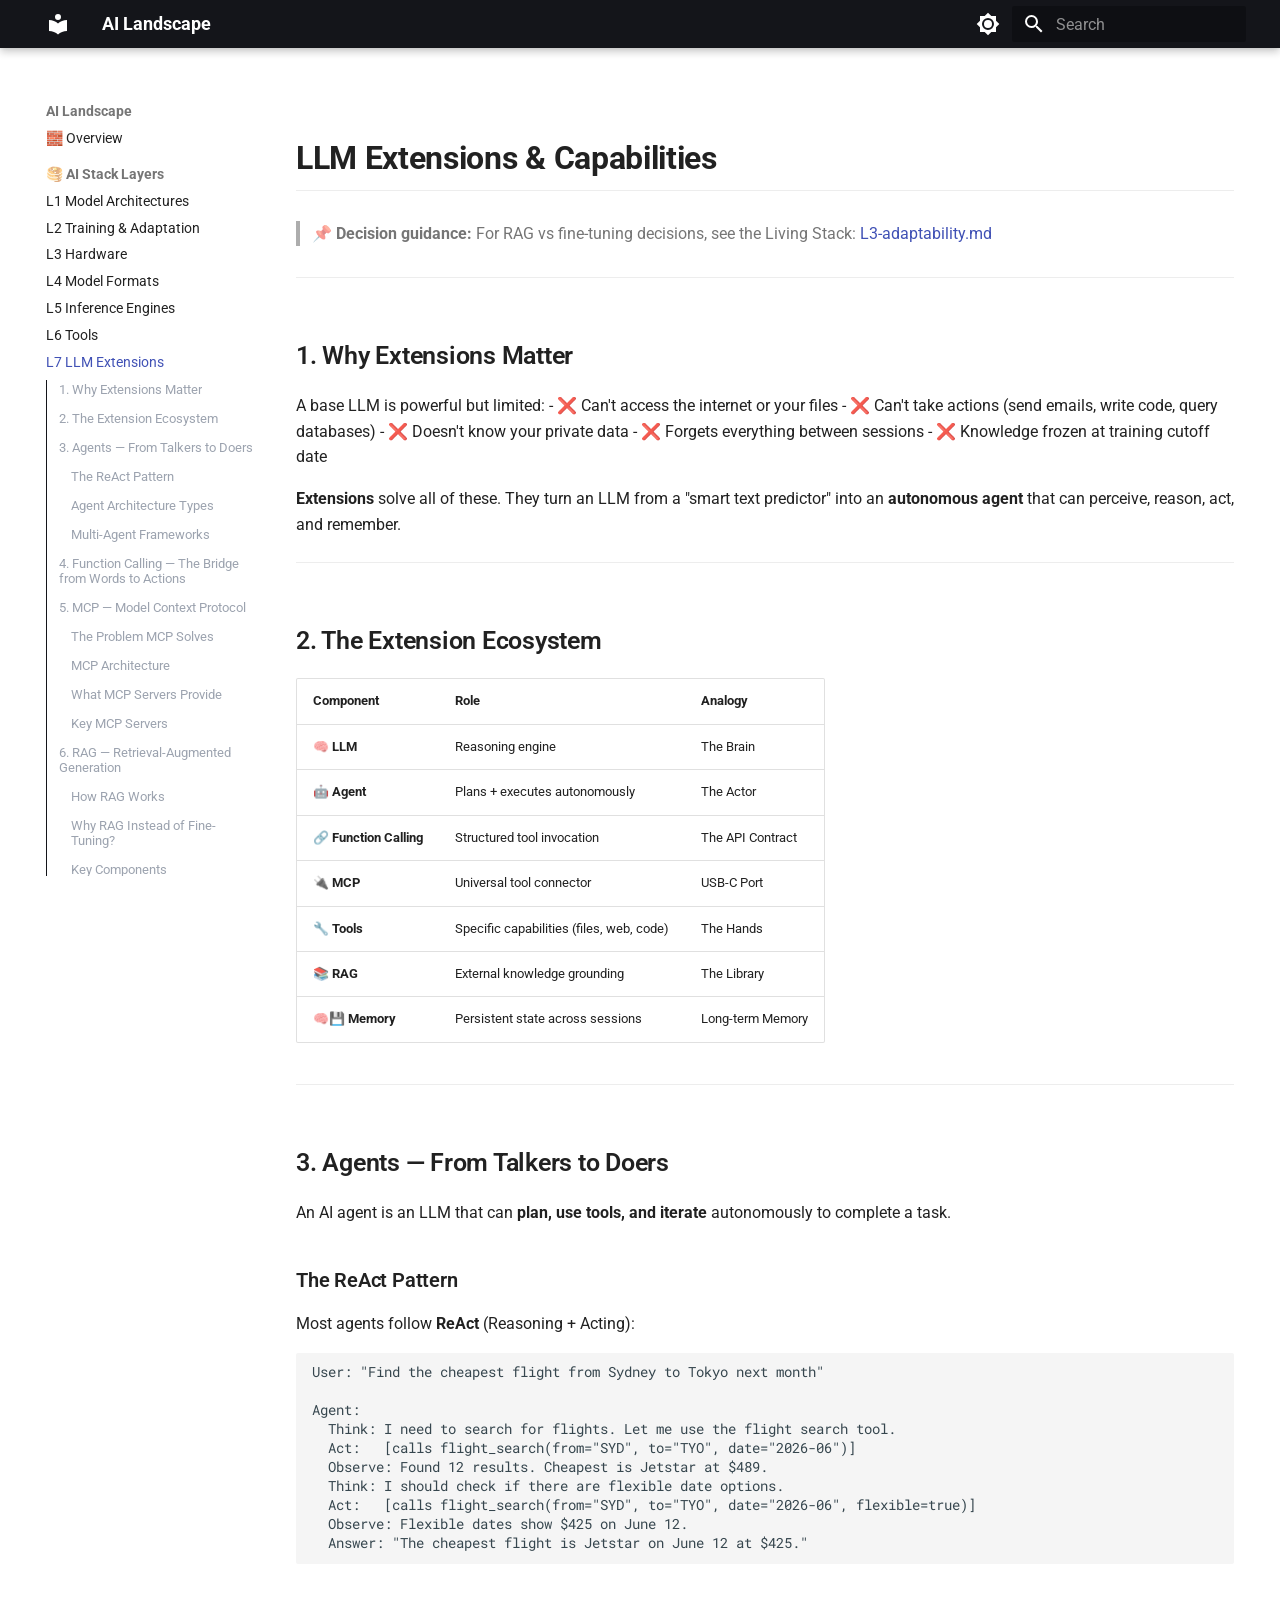
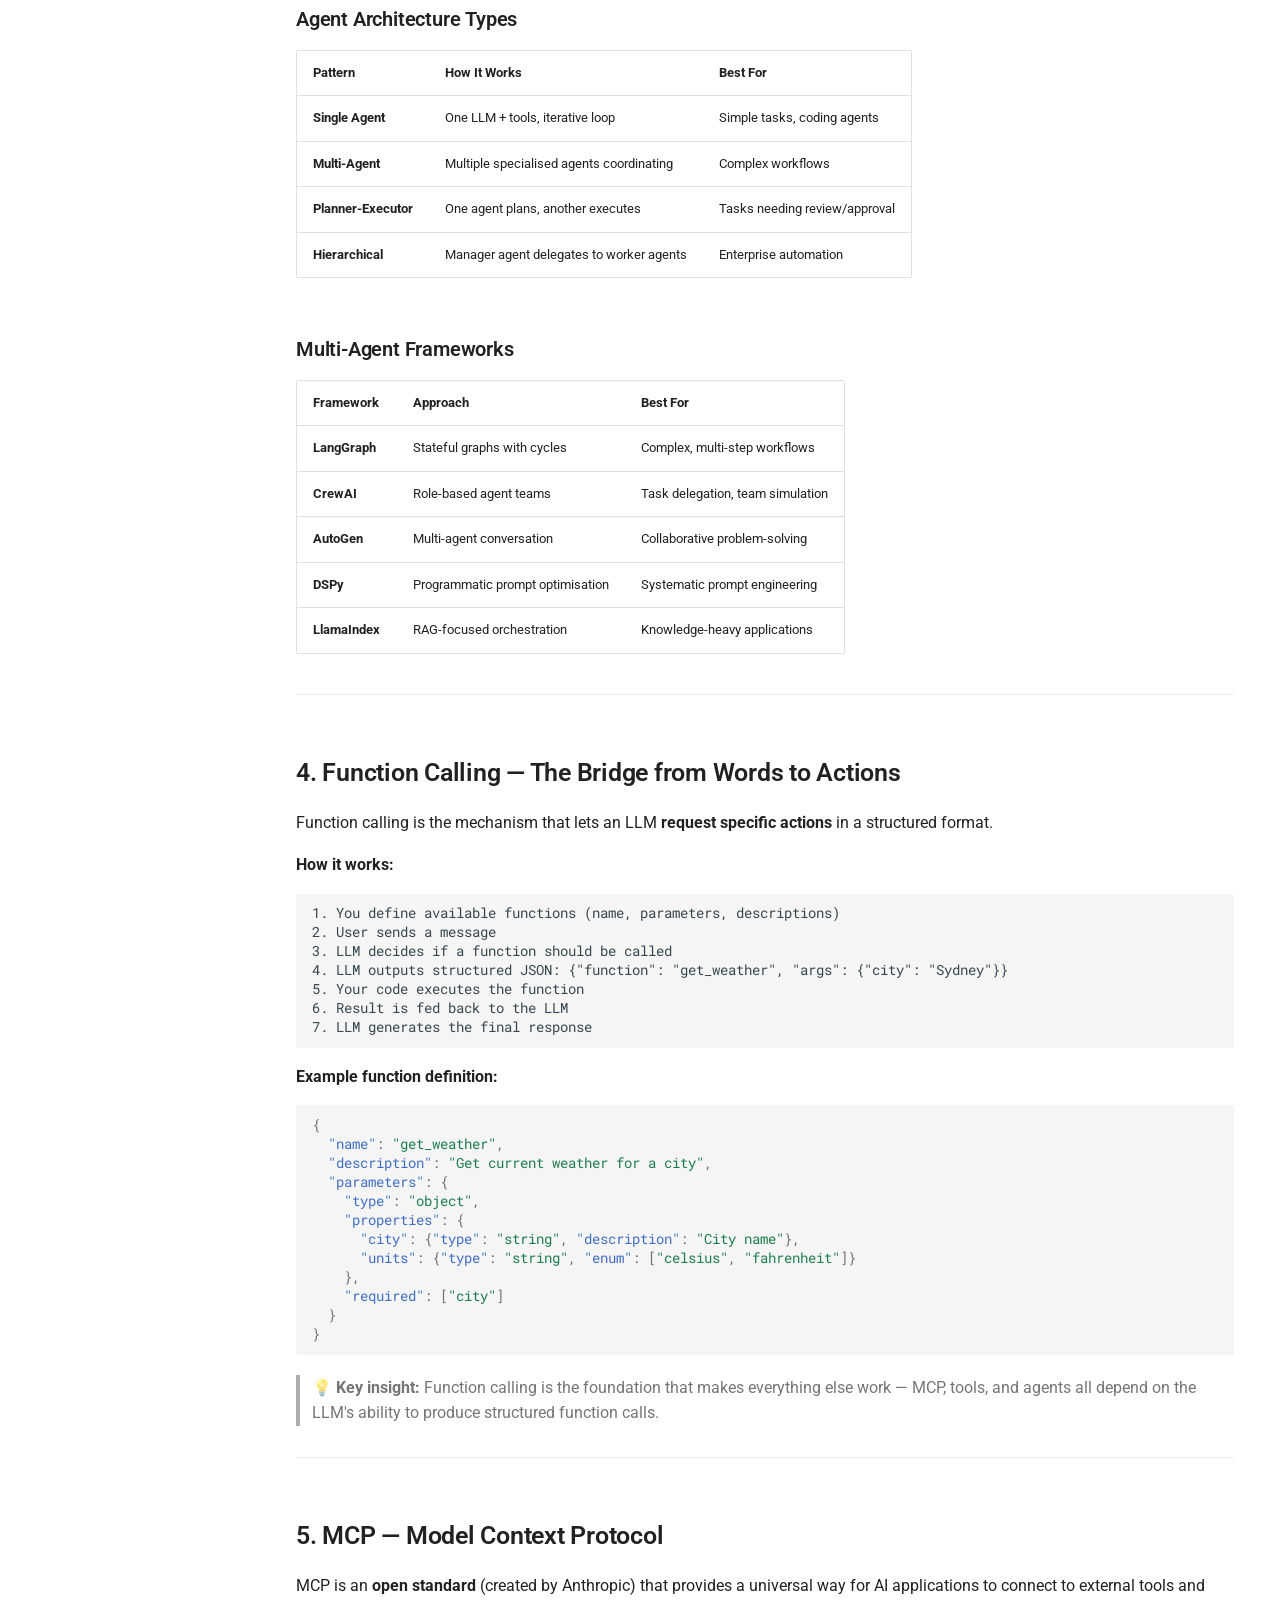
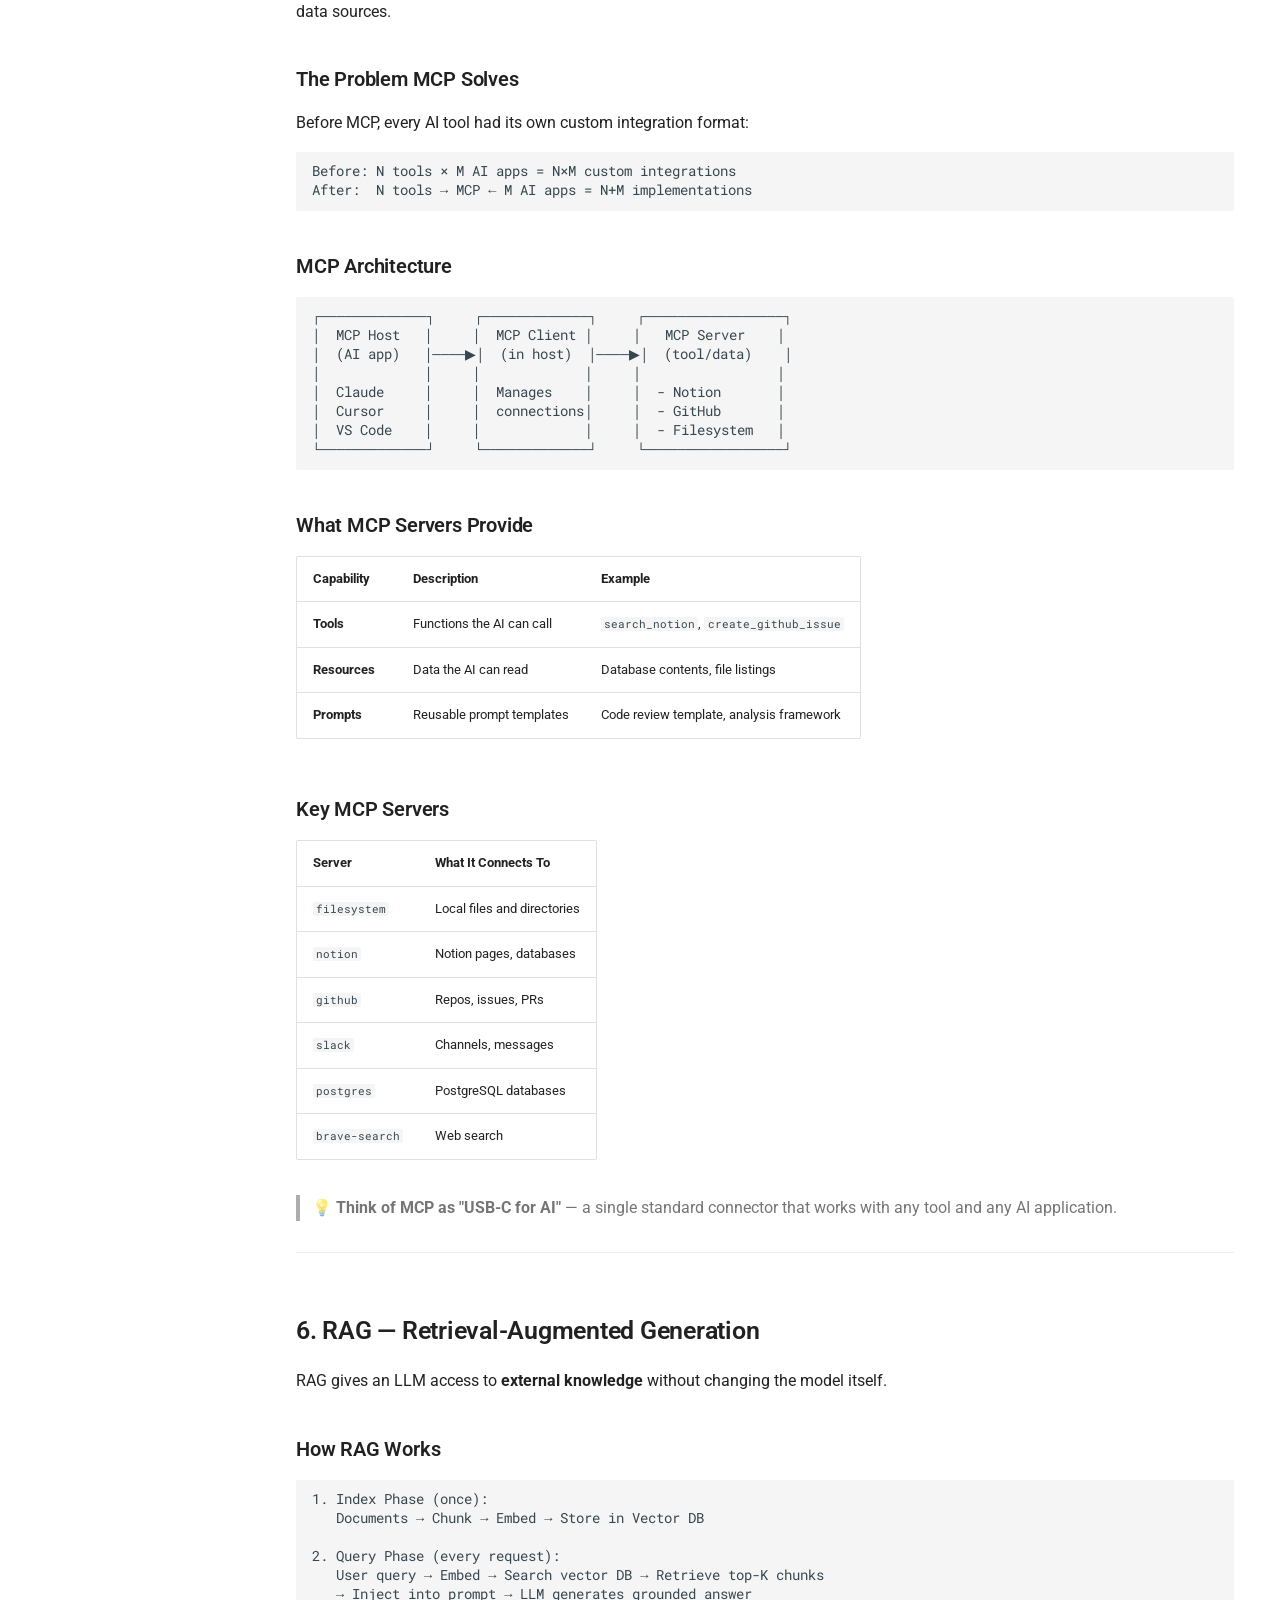
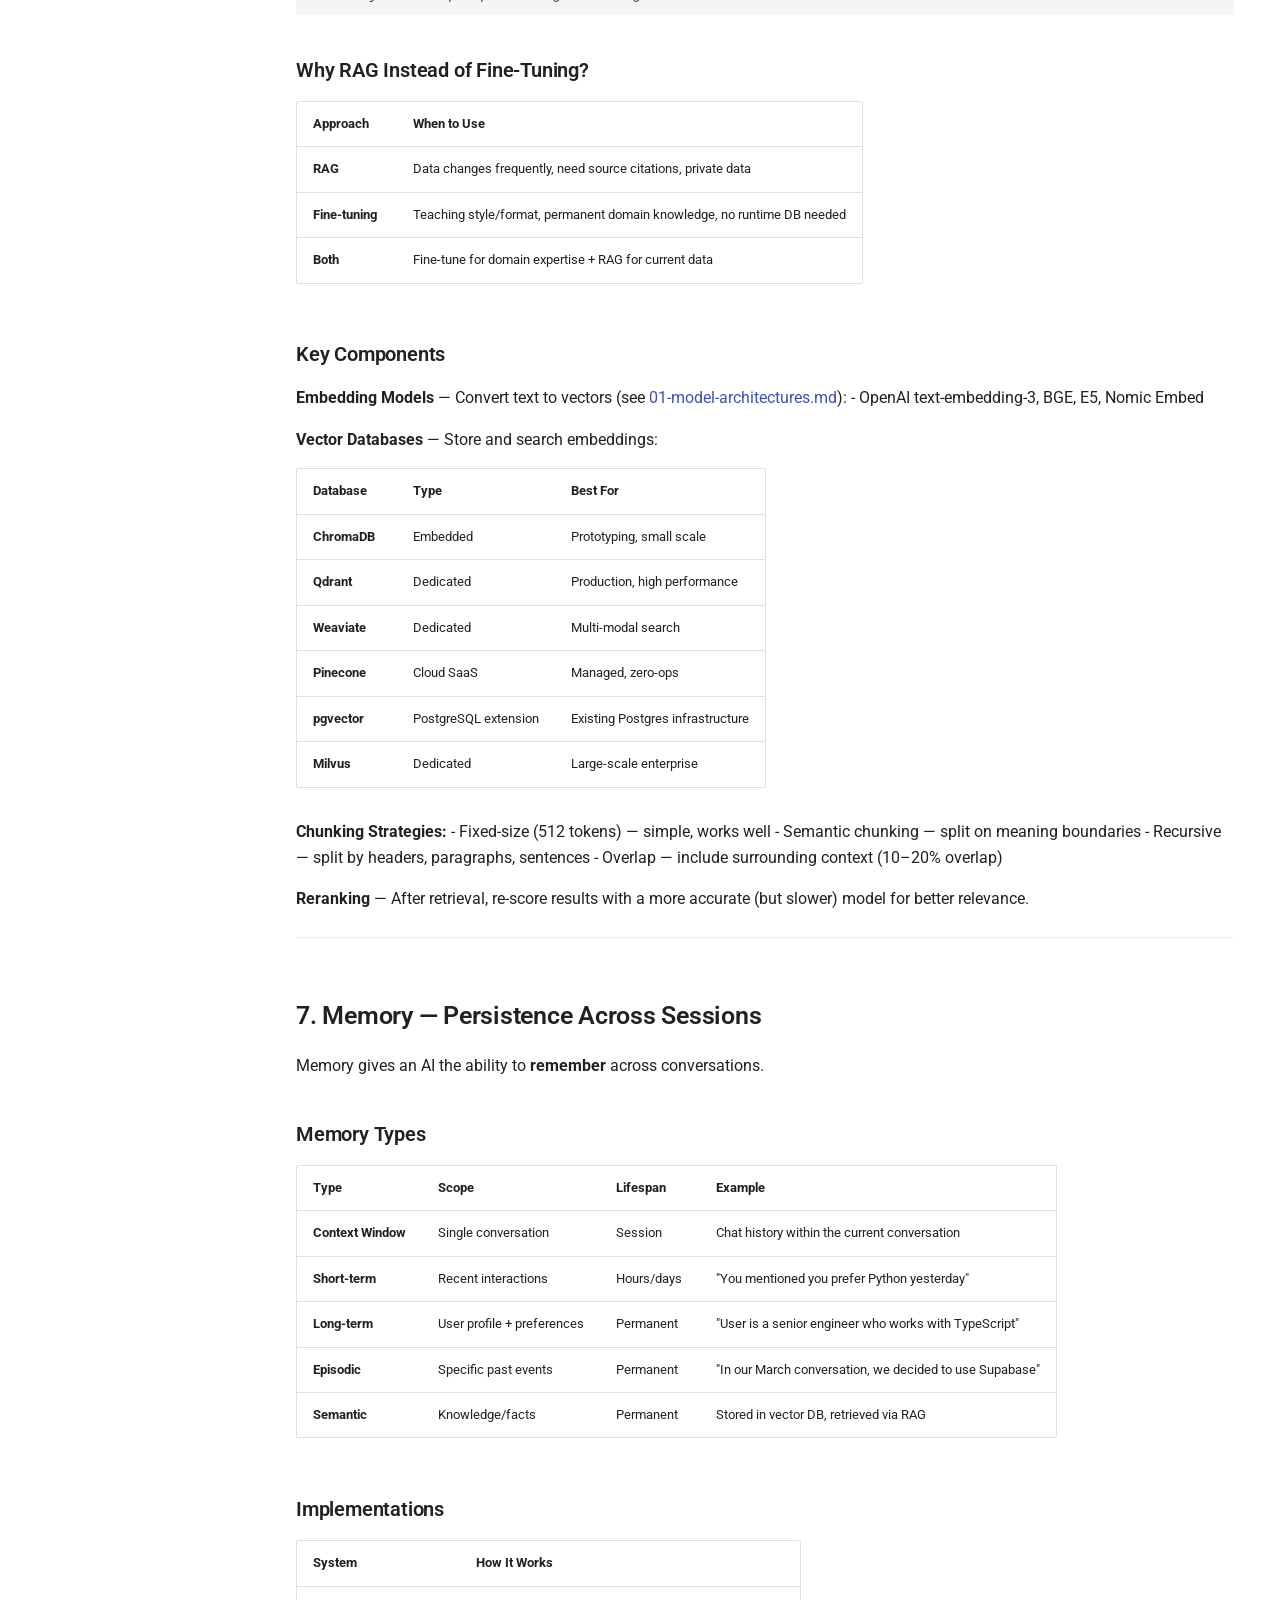
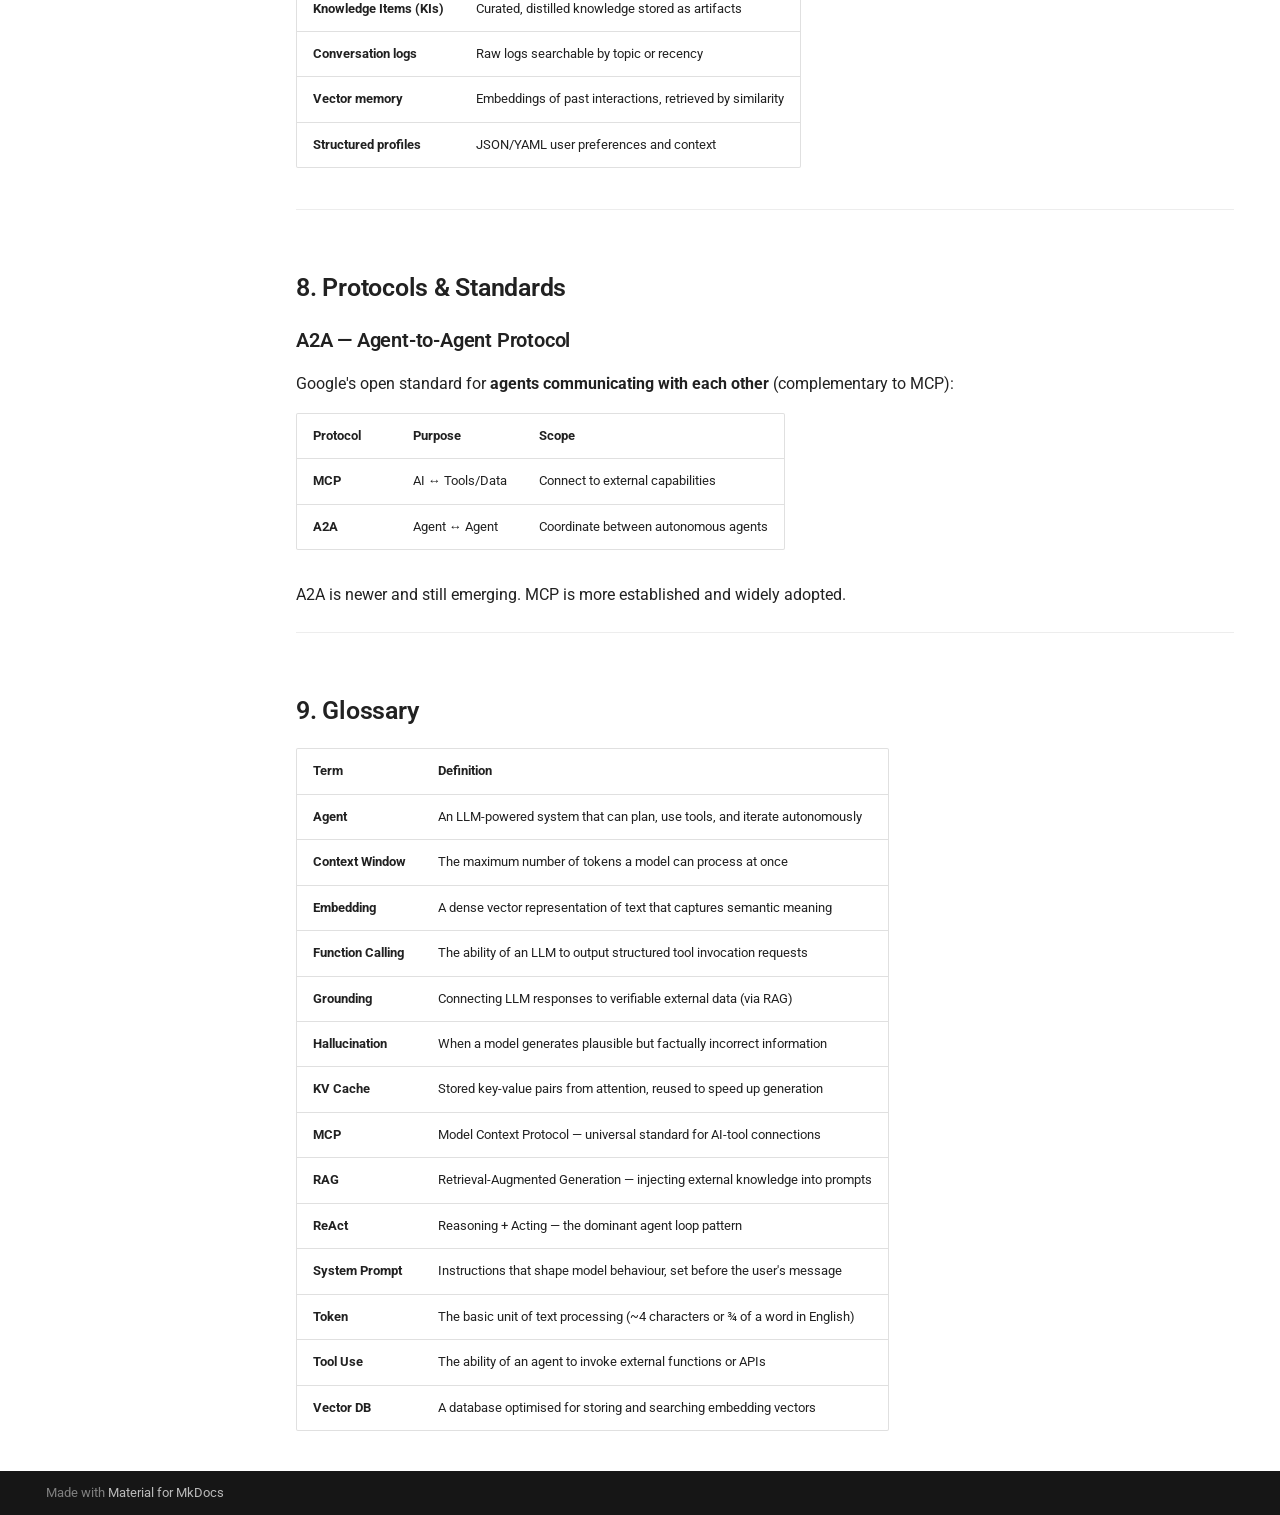
<file: 07-llm-extensions/index.html>
<!doctype html>
<html lang="en" class="no-js">
  <head>
    
      <meta charset="utf-8">
      <meta name="viewport" content="width=device-width,initial-scale=1">
      
        <meta name="description" content="Documentation for AI architectures, tools, and foundations.">
      
      
      
        <link rel="canonical" href="https://jaojbls.github.io/ai-landscape/07-llm-extensions/">
      
      
        <link rel="prev" href="../06-tools/">
      
      
        <link rel="next" href="../L1-foundation/">
      
      
        
      
      
      <link rel="icon" href="../assets/images/favicon.png">
      <meta name="generator" content="mkdocs-1.6.1, mkdocs-material-9.7.6">
    
    
      
        <title>L7 LLM Extensions - AI Landscape</title>
      
    
    
      <link rel="stylesheet" href="../assets/stylesheets/main.484c7ddc.min.css">
      
        
        <link rel="stylesheet" href="../assets/stylesheets/palette.ab4e12ef.min.css">
      
      


    
    
      
    
    
      
        
        
        <link rel="preconnect" href="https://fonts.gstatic.com" crossorigin>
        <link rel="stylesheet" href="https://fonts.googleapis.com/css?family=Roboto:300,300i,400,400i,700,700i%7CRoboto+Mono:400,400i,700,700i&display=fallback">
        <style>:root{--md-text-font:"Roboto";--md-code-font:"Roboto Mono"}</style>
      
    
    
      <link rel="stylesheet" href="../stylesheets/extra.css">
    
    <script>__md_scope=new URL("..",location),__md_hash=e=>[...e].reduce(((e,_)=>(e<<5)-e+_.charCodeAt(0)),0),__md_get=(e,_=localStorage,t=__md_scope)=>JSON.parse(_.getItem(t.pathname+"."+e)),__md_set=(e,_,t=localStorage,a=__md_scope)=>{try{t.setItem(a.pathname+"."+e,JSON.stringify(_))}catch(e){}}</script>
    
      

    
    
  </head>
  
  
    
    
      
    
    
    
    
    <body dir="ltr" data-md-color-scheme="default" data-md-color-primary="black" data-md-color-accent="grey">
  
    
    <input class="md-toggle" data-md-toggle="drawer" type="checkbox" id="__drawer" autocomplete="off">
    <input class="md-toggle" data-md-toggle="search" type="checkbox" id="__search" autocomplete="off">
    <label class="md-overlay" for="__drawer"></label>
    <div data-md-component="skip">
      
        
        <a href="#llm-extensions-capabilities" class="md-skip">
          Skip to content
        </a>
      
    </div>
    <div data-md-component="announce">
      
    </div>
    
    
      

  

<header class="md-header md-header--shadow" data-md-component="header">
  <nav class="md-header__inner md-grid" aria-label="Header">
    <a href=".." title="AI Landscape" class="md-header__button md-logo" aria-label="AI Landscape" data-md-component="logo">
      
  
  <svg xmlns="http://www.w3.org/2000/svg" viewBox="0 0 24 24"><path d="M12 8a3 3 0 0 0 3-3 3 3 0 0 0-3-3 3 3 0 0 0-3 3 3 3 0 0 0 3 3m0 3.54C9.64 9.35 6.5 8 3 8v11c3.5 0 6.64 1.35 9 3.54 2.36-2.19 5.5-3.54 9-3.54V8c-3.5 0-6.64 1.35-9 3.54"/></svg>

    </a>
    <label class="md-header__button md-icon" for="__drawer">
      
      <svg xmlns="http://www.w3.org/2000/svg" viewBox="0 0 24 24"><path d="M3 6h18v2H3zm0 5h18v2H3zm0 5h18v2H3z"/></svg>
    </label>
    <div class="md-header__title" data-md-component="header-title">
      <div class="md-header__ellipsis">
        <div class="md-header__topic">
          <span class="md-ellipsis">
            AI Landscape
          </span>
        </div>
        <div class="md-header__topic" data-md-component="header-topic">
          <span class="md-ellipsis">
            
              L7 LLM Extensions
            
          </span>
        </div>
      </div>
    </div>
    
      
        <form class="md-header__option" data-md-component="palette">
  
    
    
    
    <input class="md-option" data-md-color-media="" data-md-color-scheme="default" data-md-color-primary="black" data-md-color-accent="grey"  aria-label="Switch to dark mode"  type="radio" name="__palette" id="__palette_0">
    
      <label class="md-header__button md-icon" title="Switch to dark mode" for="__palette_1" hidden>
        <svg xmlns="http://www.w3.org/2000/svg" viewBox="0 0 24 24"><path d="M12 8a4 4 0 0 0-4 4 4 4 0 0 0 4 4 4 4 0 0 0 4-4 4 4 0 0 0-4-4m0 10a6 6 0 0 1-6-6 6 6 0 0 1 6-6 6 6 0 0 1 6 6 6 6 0 0 1-6 6m8-9.31V4h-4.69L12 .69 8.69 4H4v4.69L.69 12 4 15.31V20h4.69L12 23.31 15.31 20H20v-4.69L23.31 12z"/></svg>
      </label>
    
  
    
    
    
    <input class="md-option" data-md-color-media="" data-md-color-scheme="slate" data-md-color-primary="black" data-md-color-accent="grey"  aria-label="Switch to light mode"  type="radio" name="__palette" id="__palette_1">
    
      <label class="md-header__button md-icon" title="Switch to light mode" for="__palette_0" hidden>
        <svg xmlns="http://www.w3.org/2000/svg" viewBox="0 0 24 24"><path d="M12 18c-.89 0-1.74-.2-2.5-.55C11.56 16.5 13 14.42 13 12s-1.44-4.5-3.5-5.45C10.26 6.2 11.11 6 12 6a6 6 0 0 1 6 6 6 6 0 0 1-6 6m8-9.31V4h-4.69L12 .69 8.69 4H4v4.69L.69 12 4 15.31V20h4.69L12 23.31 15.31 20H20v-4.69L23.31 12z"/></svg>
      </label>
    
  
</form>
      
    
    
      <script>var palette=__md_get("__palette");if(palette&&palette.color){if("(prefers-color-scheme)"===palette.color.media){var media=matchMedia("(prefers-color-scheme: light)"),input=document.querySelector(media.matches?"[data-md-color-media='(prefers-color-scheme: light)']":"[data-md-color-media='(prefers-color-scheme: dark)']");palette.color.media=input.getAttribute("data-md-color-media"),palette.color.scheme=input.getAttribute("data-md-color-scheme"),palette.color.primary=input.getAttribute("data-md-color-primary"),palette.color.accent=input.getAttribute("data-md-color-accent")}for(var[key,value]of Object.entries(palette.color))document.body.setAttribute("data-md-color-"+key,value)}</script>
    
    
    
      
      
        <label class="md-header__button md-icon" for="__search">
          
          <svg xmlns="http://www.w3.org/2000/svg" viewBox="0 0 24 24"><path d="M9.5 3A6.5 6.5 0 0 1 16 9.5c0 1.61-.59 3.09-1.56 4.23l.27.27h.79l5 5-1.5 1.5-5-5v-.79l-.27-.27A6.52 6.52 0 0 1 9.5 16 6.5 6.5 0 0 1 3 9.5 6.5 6.5 0 0 1 9.5 3m0 2C7 5 5 7 5 9.5S7 14 9.5 14 14 12 14 9.5 12 5 9.5 5"/></svg>
        </label>
        <div class="md-search" data-md-component="search" role="dialog">
  <label class="md-search__overlay" for="__search"></label>
  <div class="md-search__inner" role="search">
    <form class="md-search__form" name="search">
      <input type="text" class="md-search__input" name="query" aria-label="Search" placeholder="Search" autocapitalize="off" autocorrect="off" autocomplete="off" spellcheck="false" data-md-component="search-query" required>
      <label class="md-search__icon md-icon" for="__search">
        
        <svg xmlns="http://www.w3.org/2000/svg" viewBox="0 0 24 24"><path d="M9.5 3A6.5 6.5 0 0 1 16 9.5c0 1.61-.59 3.09-1.56 4.23l.27.27h.79l5 5-1.5 1.5-5-5v-.79l-.27-.27A6.52 6.52 0 0 1 9.5 16 6.5 6.5 0 0 1 3 9.5 6.5 6.5 0 0 1 9.5 3m0 2C7 5 5 7 5 9.5S7 14 9.5 14 14 12 14 9.5 12 5 9.5 5"/></svg>
        
        <svg xmlns="http://www.w3.org/2000/svg" viewBox="0 0 24 24"><path d="M20 11v2H8l5.5 5.5-1.42 1.42L4.16 12l7.92-7.92L13.5 5.5 8 11z"/></svg>
      </label>
      <nav class="md-search__options" aria-label="Search">
        
        <button type="reset" class="md-search__icon md-icon" title="Clear" aria-label="Clear" tabindex="-1">
          
          <svg xmlns="http://www.w3.org/2000/svg" viewBox="0 0 24 24"><path d="M19 6.41 17.59 5 12 10.59 6.41 5 5 6.41 10.59 12 5 17.59 6.41 19 12 13.41 17.59 19 19 17.59 13.41 12z"/></svg>
        </button>
      </nav>
      
        <div class="md-search__suggest" data-md-component="search-suggest"></div>
      
    </form>
    <div class="md-search__output">
      <div class="md-search__scrollwrap" tabindex="0" data-md-scrollfix>
        <div class="md-search-result" data-md-component="search-result">
          <div class="md-search-result__meta">
            Initializing search
          </div>
          <ol class="md-search-result__list" role="presentation"></ol>
        </div>
      </div>
    </div>
  </div>
</div>
      
    
    
  </nav>
  
</header>
    
    <div class="md-container" data-md-component="container">
      
      
        
          
        
      
      <main class="md-main" data-md-component="main">
        <div class="md-main__inner md-grid">
          
            
              
              <div class="md-sidebar md-sidebar--primary" data-md-component="sidebar" data-md-type="navigation" >
                <div class="md-sidebar__scrollwrap">
                  <div class="md-sidebar__inner">
                    



  

<nav class="md-nav md-nav--primary md-nav--integrated" aria-label="Navigation" data-md-level="0">
  <label class="md-nav__title" for="__drawer">
    <a href=".." title="AI Landscape" class="md-nav__button md-logo" aria-label="AI Landscape" data-md-component="logo">
      
  
  <svg xmlns="http://www.w3.org/2000/svg" viewBox="0 0 24 24"><path d="M12 8a3 3 0 0 0 3-3 3 3 0 0 0-3-3 3 3 0 0 0-3 3 3 3 0 0 0 3 3m0 3.54C9.64 9.35 6.5 8 3 8v11c3.5 0 6.64 1.35 9 3.54 2.36-2.19 5.5-3.54 9-3.54V8c-3.5 0-6.64 1.35-9 3.54"/></svg>

    </a>
    AI Landscape
  </label>
  
  <ul class="md-nav__list" data-md-scrollfix>
    
      
      
  
  
  
  
    <li class="md-nav__item">
      <a href=".." class="md-nav__link">
        
  
  
  <span class="md-ellipsis">
    
  
    🧱 Overview
  

    
  </span>
  
  

      </a>
    </li>
  

    
      
      
  
  
    
  
  
  
    
    
    
    
      
        
        
      
    
    
    <li class="md-nav__item md-nav__item--active md-nav__item--section md-nav__item--nested">
      
        
        
        <input class="md-nav__toggle md-toggle " type="checkbox" id="__nav_2" checked>
        
          
          <label class="md-nav__link" for="__nav_2" id="__nav_2_label" tabindex="">
            
  
  
  <span class="md-ellipsis">
    
  
    🥞 AI Stack Layers
  

    
  </span>
  
  

            <span class="md-nav__icon md-icon"></span>
          </label>
        
        <nav class="md-nav" data-md-level="1" aria-labelledby="__nav_2_label" aria-expanded="true">
          <label class="md-nav__title" for="__nav_2">
            <span class="md-nav__icon md-icon"></span>
            
  
    🥞 AI Stack Layers
  

          </label>
          <ul class="md-nav__list" data-md-scrollfix>
            
              
                
  
  
  
  
    <li class="md-nav__item">
      <a href="../01-model-architectures/" class="md-nav__link">
        
  
  
  <span class="md-ellipsis">
    
  
    L1 Model Architectures
  

    
  </span>
  
  

      </a>
    </li>
  

              
            
              
                
  
  
  
  
    <li class="md-nav__item">
      <a href="../02-training-adaptation/" class="md-nav__link">
        
  
  
  <span class="md-ellipsis">
    
  
    L2 Training & Adaptation
  

    
  </span>
  
  

      </a>
    </li>
  

              
            
              
                
  
  
  
  
    <li class="md-nav__item">
      <a href="../03-hardware/" class="md-nav__link">
        
  
  
  <span class="md-ellipsis">
    
  
    L3 Hardware
  

    
  </span>
  
  

      </a>
    </li>
  

              
            
              
                
  
  
  
  
    <li class="md-nav__item">
      <a href="../04-model-formats/" class="md-nav__link">
        
  
  
  <span class="md-ellipsis">
    
  
    L4 Model Formats
  

    
  </span>
  
  

      </a>
    </li>
  

              
            
              
                
  
  
  
  
    <li class="md-nav__item">
      <a href="../05-inference-engines/" class="md-nav__link">
        
  
  
  <span class="md-ellipsis">
    
  
    L5 Inference Engines
  

    
  </span>
  
  

      </a>
    </li>
  

              
            
              
                
  
  
  
  
    <li class="md-nav__item">
      <a href="../06-tools/" class="md-nav__link">
        
  
  
  <span class="md-ellipsis">
    
  
    L6 Tools
  

    
  </span>
  
  

      </a>
    </li>
  

              
            
              
                
  
  
    
  
  
  
    <li class="md-nav__item md-nav__item--active">
      
      <input class="md-nav__toggle md-toggle" type="checkbox" id="__toc">
      
      
        
      
      
        <label class="md-nav__link md-nav__link--active" for="__toc">
          
  
  
  <span class="md-ellipsis">
    
  
    L7 LLM Extensions
  

    
  </span>
  
  

          <span class="md-nav__icon md-icon"></span>
        </label>
      
      <a href="./" class="md-nav__link md-nav__link--active">
        
  
  
  <span class="md-ellipsis">
    
  
    L7 LLM Extensions
  

    
  </span>
  
  

      </a>
      
        

<nav class="md-nav md-nav--secondary" aria-label="Table of contents">
  
  
  
    
  
  
    <label class="md-nav__title" for="__toc">
      <span class="md-nav__icon md-icon"></span>
      Table of contents
    </label>
    <ul class="md-nav__list" data-md-component="toc" data-md-scrollfix>
      
        <li class="md-nav__item">
  <a href="#1-why-extensions-matter" class="md-nav__link">
    <span class="md-ellipsis">
      
        1. Why Extensions Matter
      
    </span>
  </a>
  
</li>
      
        <li class="md-nav__item">
  <a href="#2-the-extension-ecosystem" class="md-nav__link">
    <span class="md-ellipsis">
      
        2. The Extension Ecosystem
      
    </span>
  </a>
  
</li>
      
        <li class="md-nav__item">
  <a href="#3-agents-from-talkers-to-doers" class="md-nav__link">
    <span class="md-ellipsis">
      
        3. Agents — From Talkers to Doers
      
    </span>
  </a>
  
    <nav class="md-nav" aria-label="3. Agents — From Talkers to Doers">
      <ul class="md-nav__list">
        
          <li class="md-nav__item">
  <a href="#the-react-pattern" class="md-nav__link">
    <span class="md-ellipsis">
      
        The ReAct Pattern
      
    </span>
  </a>
  
</li>
        
          <li class="md-nav__item">
  <a href="#agent-architecture-types" class="md-nav__link">
    <span class="md-ellipsis">
      
        Agent Architecture Types
      
    </span>
  </a>
  
</li>
        
          <li class="md-nav__item">
  <a href="#multi-agent-frameworks" class="md-nav__link">
    <span class="md-ellipsis">
      
        Multi-Agent Frameworks
      
    </span>
  </a>
  
</li>
        
      </ul>
    </nav>
  
</li>
      
        <li class="md-nav__item">
  <a href="#4-function-calling-the-bridge-from-words-to-actions" class="md-nav__link">
    <span class="md-ellipsis">
      
        4. Function Calling — The Bridge from Words to Actions
      
    </span>
  </a>
  
</li>
      
        <li class="md-nav__item">
  <a href="#5-mcp-model-context-protocol" class="md-nav__link">
    <span class="md-ellipsis">
      
        5. MCP — Model Context Protocol
      
    </span>
  </a>
  
    <nav class="md-nav" aria-label="5. MCP — Model Context Protocol">
      <ul class="md-nav__list">
        
          <li class="md-nav__item">
  <a href="#the-problem-mcp-solves" class="md-nav__link">
    <span class="md-ellipsis">
      
        The Problem MCP Solves
      
    </span>
  </a>
  
</li>
        
          <li class="md-nav__item">
  <a href="#mcp-architecture" class="md-nav__link">
    <span class="md-ellipsis">
      
        MCP Architecture
      
    </span>
  </a>
  
</li>
        
          <li class="md-nav__item">
  <a href="#what-mcp-servers-provide" class="md-nav__link">
    <span class="md-ellipsis">
      
        What MCP Servers Provide
      
    </span>
  </a>
  
</li>
        
          <li class="md-nav__item">
  <a href="#key-mcp-servers" class="md-nav__link">
    <span class="md-ellipsis">
      
        Key MCP Servers
      
    </span>
  </a>
  
</li>
        
      </ul>
    </nav>
  
</li>
      
        <li class="md-nav__item">
  <a href="#6-rag-retrieval-augmented-generation" class="md-nav__link">
    <span class="md-ellipsis">
      
        6. RAG — Retrieval-Augmented Generation
      
    </span>
  </a>
  
    <nav class="md-nav" aria-label="6. RAG — Retrieval-Augmented Generation">
      <ul class="md-nav__list">
        
          <li class="md-nav__item">
  <a href="#how-rag-works" class="md-nav__link">
    <span class="md-ellipsis">
      
        How RAG Works
      
    </span>
  </a>
  
</li>
        
          <li class="md-nav__item">
  <a href="#why-rag-instead-of-fine-tuning" class="md-nav__link">
    <span class="md-ellipsis">
      
        Why RAG Instead of Fine-Tuning?
      
    </span>
  </a>
  
</li>
        
          <li class="md-nav__item">
  <a href="#key-components" class="md-nav__link">
    <span class="md-ellipsis">
      
        Key Components
      
    </span>
  </a>
  
</li>
        
      </ul>
    </nav>
  
</li>
      
        <li class="md-nav__item">
  <a href="#7-memory-persistence-across-sessions" class="md-nav__link">
    <span class="md-ellipsis">
      
        7. Memory — Persistence Across Sessions
      
    </span>
  </a>
  
    <nav class="md-nav" aria-label="7. Memory — Persistence Across Sessions">
      <ul class="md-nav__list">
        
          <li class="md-nav__item">
  <a href="#memory-types" class="md-nav__link">
    <span class="md-ellipsis">
      
        Memory Types
      
    </span>
  </a>
  
</li>
        
          <li class="md-nav__item">
  <a href="#implementations" class="md-nav__link">
    <span class="md-ellipsis">
      
        Implementations
      
    </span>
  </a>
  
</li>
        
      </ul>
    </nav>
  
</li>
      
        <li class="md-nav__item">
  <a href="#8-protocols-standards" class="md-nav__link">
    <span class="md-ellipsis">
      
        8. Protocols &amp; Standards
      
    </span>
  </a>
  
    <nav class="md-nav" aria-label="8. Protocols &amp; Standards">
      <ul class="md-nav__list">
        
          <li class="md-nav__item">
  <a href="#a2a-agent-to-agent-protocol" class="md-nav__link">
    <span class="md-ellipsis">
      
        A2A — Agent-to-Agent Protocol
      
    </span>
  </a>
  
</li>
        
      </ul>
    </nav>
  
</li>
      
        <li class="md-nav__item">
  <a href="#9-glossary" class="md-nav__link">
    <span class="md-ellipsis">
      
        9. Glossary
      
    </span>
  </a>
  
</li>
      
    </ul>
  
</nav>
      
    </li>
  

              
            
          </ul>
        </nav>
      
    </li>
  

    
      
      
  
  
  
  
    
    
    
    
      
        
        
      
    
    
    <li class="md-nav__item md-nav__item--section md-nav__item--nested">
      
        
        
        <input class="md-nav__toggle md-toggle " type="checkbox" id="__nav_3" >
        
          
          <label class="md-nav__link" for="__nav_3" id="__nav_3_label" tabindex="">
            
  
  
  <span class="md-ellipsis">
    
  
    🌱 Living Stack Tiers
  

    
  </span>
  
  

            <span class="md-nav__icon md-icon"></span>
          </label>
        
        <nav class="md-nav" data-md-level="1" aria-labelledby="__nav_3_label" aria-expanded="false">
          <label class="md-nav__title" for="__nav_3">
            <span class="md-nav__icon md-icon"></span>
            
  
    🌱 Living Stack Tiers
  

          </label>
          <ul class="md-nav__list" data-md-scrollfix>
            
              
                
  
  
  
  
    <li class="md-nav__item">
      <a href="../L1-foundation/" class="md-nav__link">
        
  
  
  <span class="md-ellipsis">
    
  
    T1 Foundation
  

    
  </span>
  
  

      </a>
    </li>
  

              
            
              
                
  
  
  
  
    <li class="md-nav__item">
      <a href="../L2-alignment/" class="md-nav__link">
        
  
  
  <span class="md-ellipsis">
    
  
    T2 Alignment
  

    
  </span>
  
  

      </a>
    </li>
  

              
            
              
                
  
  
  
  
    <li class="md-nav__item">
      <a href="../L3-adaptability/" class="md-nav__link">
        
  
  
  <span class="md-ellipsis">
    
  
    T3 Adaptability
  

    
  </span>
  
  

      </a>
    </li>
  

              
            
          </ul>
        </nav>
      
    </li>
  

    
  </ul>
</nav>
                  </div>
                </div>
              </div>
            
            
          
          
            <div class="md-content" data-md-component="content">
              
              <article class="md-content__inner md-typeset">
                
                  



<h1 id="llm-extensions-capabilities">LLM Extensions &amp; Capabilities<a class="headerlink" href="#llm-extensions-capabilities" title="Permanent link">&para;</a></h1>
<blockquote>
<p><strong>📌 Decision guidance:</strong> For RAG vs fine-tuning decisions, see the Living Stack: <a href="../L3-adaptability/">L3-adaptability.md</a></p>
</blockquote>
<hr />
<h2 id="1-why-extensions-matter">1. Why Extensions Matter<a class="headerlink" href="#1-why-extensions-matter" title="Permanent link">&para;</a></h2>
<p>A base LLM is powerful but limited:
- ❌ Can't access the internet or your files
- ❌ Can't take actions (send emails, write code, query databases)
- ❌ Doesn't know your private data
- ❌ Forgets everything between sessions
- ❌ Knowledge frozen at training cutoff date</p>
<p><strong>Extensions</strong> solve all of these. They turn an LLM from a "smart text predictor" into an <strong>autonomous agent</strong> that can perceive, reason, act, and remember.</p>
<hr />
<h2 id="2-the-extension-ecosystem">2. The Extension Ecosystem<a class="headerlink" href="#2-the-extension-ecosystem" title="Permanent link">&para;</a></h2>
<table>
<thead>
<tr>
<th style="text-align: left;">Component</th>
<th style="text-align: left;">Role</th>
<th style="text-align: left;">Analogy</th>
</tr>
</thead>
<tbody>
<tr>
<td style="text-align: left;">🧠 <strong>LLM</strong></td>
<td style="text-align: left;">Reasoning engine</td>
<td style="text-align: left;">The Brain</td>
</tr>
<tr>
<td style="text-align: left;">🤖 <strong>Agent</strong></td>
<td style="text-align: left;">Plans + executes autonomously</td>
<td style="text-align: left;">The Actor</td>
</tr>
<tr>
<td style="text-align: left;">🔗 <strong>Function Calling</strong></td>
<td style="text-align: left;">Structured tool invocation</td>
<td style="text-align: left;">The API Contract</td>
</tr>
<tr>
<td style="text-align: left;">🔌 <strong>MCP</strong></td>
<td style="text-align: left;">Universal tool connector</td>
<td style="text-align: left;">USB-C Port</td>
</tr>
<tr>
<td style="text-align: left;">🔧 <strong>Tools</strong></td>
<td style="text-align: left;">Specific capabilities (files, web, code)</td>
<td style="text-align: left;">The Hands</td>
</tr>
<tr>
<td style="text-align: left;">📚 <strong>RAG</strong></td>
<td style="text-align: left;">External knowledge grounding</td>
<td style="text-align: left;">The Library</td>
</tr>
<tr>
<td style="text-align: left;">🧠💾 <strong>Memory</strong></td>
<td style="text-align: left;">Persistent state across sessions</td>
<td style="text-align: left;">Long-term Memory</td>
</tr>
</tbody>
</table>
<hr />
<h2 id="3-agents-from-talkers-to-doers">3. Agents — From Talkers to Doers<a class="headerlink" href="#3-agents-from-talkers-to-doers" title="Permanent link">&para;</a></h2>
<p>An AI agent is an LLM that can <strong>plan, use tools, and iterate</strong> autonomously to complete a task.</p>
<h3 id="the-react-pattern">The ReAct Pattern<a class="headerlink" href="#the-react-pattern" title="Permanent link">&para;</a></h3>
<p>Most agents follow <strong>ReAct</strong> (Reasoning + Acting):</p>
<div class="highlight"><pre><span></span><code><a id="__codelineno-0-1" name="__codelineno-0-1" href="#__codelineno-0-1"></a>User: &quot;Find the cheapest flight from Sydney to Tokyo next month&quot;
<a id="__codelineno-0-2" name="__codelineno-0-2" href="#__codelineno-0-2"></a>
<a id="__codelineno-0-3" name="__codelineno-0-3" href="#__codelineno-0-3"></a>Agent:
<a id="__codelineno-0-4" name="__codelineno-0-4" href="#__codelineno-0-4"></a>  Think: I need to search for flights. Let me use the flight search tool.
<a id="__codelineno-0-5" name="__codelineno-0-5" href="#__codelineno-0-5"></a>  Act:   [calls flight_search(from=&quot;SYD&quot;, to=&quot;TYO&quot;, date=&quot;2026-06&quot;)]
<a id="__codelineno-0-6" name="__codelineno-0-6" href="#__codelineno-0-6"></a>  Observe: Found 12 results. Cheapest is Jetstar at $489.
<a id="__codelineno-0-7" name="__codelineno-0-7" href="#__codelineno-0-7"></a>  Think: I should check if there are flexible date options.
<a id="__codelineno-0-8" name="__codelineno-0-8" href="#__codelineno-0-8"></a>  Act:   [calls flight_search(from=&quot;SYD&quot;, to=&quot;TYO&quot;, date=&quot;2026-06&quot;, flexible=true)]
<a id="__codelineno-0-9" name="__codelineno-0-9" href="#__codelineno-0-9"></a>  Observe: Flexible dates show $425 on June 12.
<a id="__codelineno-0-10" name="__codelineno-0-10" href="#__codelineno-0-10"></a>  Answer: &quot;The cheapest flight is Jetstar on June 12 at $425.&quot;
</code></pre></div>
<h3 id="agent-architecture-types">Agent Architecture Types<a class="headerlink" href="#agent-architecture-types" title="Permanent link">&para;</a></h3>
<table>
<thead>
<tr>
<th style="text-align: left;">Pattern</th>
<th style="text-align: left;">How It Works</th>
<th style="text-align: left;">Best For</th>
</tr>
</thead>
<tbody>
<tr>
<td style="text-align: left;"><strong>Single Agent</strong></td>
<td style="text-align: left;">One LLM + tools, iterative loop</td>
<td style="text-align: left;">Simple tasks, coding agents</td>
</tr>
<tr>
<td style="text-align: left;"><strong>Multi-Agent</strong></td>
<td style="text-align: left;">Multiple specialised agents coordinating</td>
<td style="text-align: left;">Complex workflows</td>
</tr>
<tr>
<td style="text-align: left;"><strong>Planner-Executor</strong></td>
<td style="text-align: left;">One agent plans, another executes</td>
<td style="text-align: left;">Tasks needing review/approval</td>
</tr>
<tr>
<td style="text-align: left;"><strong>Hierarchical</strong></td>
<td style="text-align: left;">Manager agent delegates to worker agents</td>
<td style="text-align: left;">Enterprise automation</td>
</tr>
</tbody>
</table>
<h3 id="multi-agent-frameworks">Multi-Agent Frameworks<a class="headerlink" href="#multi-agent-frameworks" title="Permanent link">&para;</a></h3>
<table>
<thead>
<tr>
<th style="text-align: left;">Framework</th>
<th style="text-align: left;">Approach</th>
<th style="text-align: left;">Best For</th>
</tr>
</thead>
<tbody>
<tr>
<td style="text-align: left;"><strong>LangGraph</strong></td>
<td style="text-align: left;">Stateful graphs with cycles</td>
<td style="text-align: left;">Complex, multi-step workflows</td>
</tr>
<tr>
<td style="text-align: left;"><strong>CrewAI</strong></td>
<td style="text-align: left;">Role-based agent teams</td>
<td style="text-align: left;">Task delegation, team simulation</td>
</tr>
<tr>
<td style="text-align: left;"><strong>AutoGen</strong></td>
<td style="text-align: left;">Multi-agent conversation</td>
<td style="text-align: left;">Collaborative problem-solving</td>
</tr>
<tr>
<td style="text-align: left;"><strong>DSPy</strong></td>
<td style="text-align: left;">Programmatic prompt optimisation</td>
<td style="text-align: left;">Systematic prompt engineering</td>
</tr>
<tr>
<td style="text-align: left;"><strong>LlamaIndex</strong></td>
<td style="text-align: left;">RAG-focused orchestration</td>
<td style="text-align: left;">Knowledge-heavy applications</td>
</tr>
</tbody>
</table>
<hr />
<h2 id="4-function-calling-the-bridge-from-words-to-actions">4. Function Calling — The Bridge from Words to Actions<a class="headerlink" href="#4-function-calling-the-bridge-from-words-to-actions" title="Permanent link">&para;</a></h2>
<p>Function calling is the mechanism that lets an LLM <strong>request specific actions</strong> in a structured format.</p>
<p><strong>How it works:</strong></p>
<div class="highlight"><pre><span></span><code><a id="__codelineno-1-1" name="__codelineno-1-1" href="#__codelineno-1-1"></a>1. You define available functions (name, parameters, descriptions)
<a id="__codelineno-1-2" name="__codelineno-1-2" href="#__codelineno-1-2"></a>2. User sends a message
<a id="__codelineno-1-3" name="__codelineno-1-3" href="#__codelineno-1-3"></a>3. LLM decides if a function should be called
<a id="__codelineno-1-4" name="__codelineno-1-4" href="#__codelineno-1-4"></a>4. LLM outputs structured JSON: {&quot;function&quot;: &quot;get_weather&quot;, &quot;args&quot;: {&quot;city&quot;: &quot;Sydney&quot;}}
<a id="__codelineno-1-5" name="__codelineno-1-5" href="#__codelineno-1-5"></a>5. Your code executes the function
<a id="__codelineno-1-6" name="__codelineno-1-6" href="#__codelineno-1-6"></a>6. Result is fed back to the LLM
<a id="__codelineno-1-7" name="__codelineno-1-7" href="#__codelineno-1-7"></a>7. LLM generates the final response
</code></pre></div>
<p><strong>Example function definition:</strong>
<div class="highlight"><pre><span></span><code><a id="__codelineno-2-1" name="__codelineno-2-1" href="#__codelineno-2-1"></a><span class="p">{</span>
<a id="__codelineno-2-2" name="__codelineno-2-2" href="#__codelineno-2-2"></a><span class="w">  </span><span class="nt">&quot;name&quot;</span><span class="p">:</span><span class="w"> </span><span class="s2">&quot;get_weather&quot;</span><span class="p">,</span>
<a id="__codelineno-2-3" name="__codelineno-2-3" href="#__codelineno-2-3"></a><span class="w">  </span><span class="nt">&quot;description&quot;</span><span class="p">:</span><span class="w"> </span><span class="s2">&quot;Get current weather for a city&quot;</span><span class="p">,</span>
<a id="__codelineno-2-4" name="__codelineno-2-4" href="#__codelineno-2-4"></a><span class="w">  </span><span class="nt">&quot;parameters&quot;</span><span class="p">:</span><span class="w"> </span><span class="p">{</span>
<a id="__codelineno-2-5" name="__codelineno-2-5" href="#__codelineno-2-5"></a><span class="w">    </span><span class="nt">&quot;type&quot;</span><span class="p">:</span><span class="w"> </span><span class="s2">&quot;object&quot;</span><span class="p">,</span>
<a id="__codelineno-2-6" name="__codelineno-2-6" href="#__codelineno-2-6"></a><span class="w">    </span><span class="nt">&quot;properties&quot;</span><span class="p">:</span><span class="w"> </span><span class="p">{</span>
<a id="__codelineno-2-7" name="__codelineno-2-7" href="#__codelineno-2-7"></a><span class="w">      </span><span class="nt">&quot;city&quot;</span><span class="p">:</span><span class="w"> </span><span class="p">{</span><span class="nt">&quot;type&quot;</span><span class="p">:</span><span class="w"> </span><span class="s2">&quot;string&quot;</span><span class="p">,</span><span class="w"> </span><span class="nt">&quot;description&quot;</span><span class="p">:</span><span class="w"> </span><span class="s2">&quot;City name&quot;</span><span class="p">},</span>
<a id="__codelineno-2-8" name="__codelineno-2-8" href="#__codelineno-2-8"></a><span class="w">      </span><span class="nt">&quot;units&quot;</span><span class="p">:</span><span class="w"> </span><span class="p">{</span><span class="nt">&quot;type&quot;</span><span class="p">:</span><span class="w"> </span><span class="s2">&quot;string&quot;</span><span class="p">,</span><span class="w"> </span><span class="nt">&quot;enum&quot;</span><span class="p">:</span><span class="w"> </span><span class="p">[</span><span class="s2">&quot;celsius&quot;</span><span class="p">,</span><span class="w"> </span><span class="s2">&quot;fahrenheit&quot;</span><span class="p">]}</span>
<a id="__codelineno-2-9" name="__codelineno-2-9" href="#__codelineno-2-9"></a><span class="w">    </span><span class="p">},</span>
<a id="__codelineno-2-10" name="__codelineno-2-10" href="#__codelineno-2-10"></a><span class="w">    </span><span class="nt">&quot;required&quot;</span><span class="p">:</span><span class="w"> </span><span class="p">[</span><span class="s2">&quot;city&quot;</span><span class="p">]</span>
<a id="__codelineno-2-11" name="__codelineno-2-11" href="#__codelineno-2-11"></a><span class="w">  </span><span class="p">}</span>
<a id="__codelineno-2-12" name="__codelineno-2-12" href="#__codelineno-2-12"></a><span class="p">}</span>
</code></pre></div></p>
<blockquote>
<p><strong>💡 Key insight:</strong> Function calling is the foundation that makes everything else work — MCP, tools, and agents all depend on the LLM's ability to produce structured function calls.</p>
</blockquote>
<hr />
<h2 id="5-mcp-model-context-protocol">5. MCP — Model Context Protocol<a class="headerlink" href="#5-mcp-model-context-protocol" title="Permanent link">&para;</a></h2>
<p>MCP is an <strong>open standard</strong> (created by Anthropic) that provides a universal way for AI applications to connect to external tools and data sources.</p>
<h3 id="the-problem-mcp-solves">The Problem MCP Solves<a class="headerlink" href="#the-problem-mcp-solves" title="Permanent link">&para;</a></h3>
<p>Before MCP, every AI tool had its own custom integration format:
<div class="highlight"><pre><span></span><code><a id="__codelineno-3-1" name="__codelineno-3-1" href="#__codelineno-3-1"></a>Before: N tools × M AI apps = N×M custom integrations
<a id="__codelineno-3-2" name="__codelineno-3-2" href="#__codelineno-3-2"></a>After:  N tools → MCP ← M AI apps = N+M implementations
</code></pre></div></p>
<h3 id="mcp-architecture">MCP Architecture<a class="headerlink" href="#mcp-architecture" title="Permanent link">&para;</a></h3>
<div class="highlight"><pre><span></span><code><a id="__codelineno-4-1" name="__codelineno-4-1" href="#__codelineno-4-1"></a>┌─────────────┐     ┌─────────────┐     ┌─────────────────┐
<a id="__codelineno-4-2" name="__codelineno-4-2" href="#__codelineno-4-2"></a>│  MCP Host   │     │  MCP Client │     │   MCP Server    │
<a id="__codelineno-4-3" name="__codelineno-4-3" href="#__codelineno-4-3"></a>│  (AI app)   │────▶│  (in host)  │────▶│  (tool/data)    │
<a id="__codelineno-4-4" name="__codelineno-4-4" href="#__codelineno-4-4"></a>│             │     │             │     │                 │
<a id="__codelineno-4-5" name="__codelineno-4-5" href="#__codelineno-4-5"></a>│  Claude     │     │  Manages    │     │  - Notion       │
<a id="__codelineno-4-6" name="__codelineno-4-6" href="#__codelineno-4-6"></a>│  Cursor     │     │  connections│     │  - GitHub       │
<a id="__codelineno-4-7" name="__codelineno-4-7" href="#__codelineno-4-7"></a>│  VS Code    │     │             │     │  - Filesystem   │
<a id="__codelineno-4-8" name="__codelineno-4-8" href="#__codelineno-4-8"></a>└─────────────┘     └─────────────┘     └─────────────────┘
</code></pre></div>
<h3 id="what-mcp-servers-provide">What MCP Servers Provide<a class="headerlink" href="#what-mcp-servers-provide" title="Permanent link">&para;</a></h3>
<table>
<thead>
<tr>
<th style="text-align: left;">Capability</th>
<th style="text-align: left;">Description</th>
<th style="text-align: left;">Example</th>
</tr>
</thead>
<tbody>
<tr>
<td style="text-align: left;"><strong>Tools</strong></td>
<td style="text-align: left;">Functions the AI can call</td>
<td style="text-align: left;"><code>search_notion</code>, <code>create_github_issue</code></td>
</tr>
<tr>
<td style="text-align: left;"><strong>Resources</strong></td>
<td style="text-align: left;">Data the AI can read</td>
<td style="text-align: left;">Database contents, file listings</td>
</tr>
<tr>
<td style="text-align: left;"><strong>Prompts</strong></td>
<td style="text-align: left;">Reusable prompt templates</td>
<td style="text-align: left;">Code review template, analysis framework</td>
</tr>
</tbody>
</table>
<h3 id="key-mcp-servers">Key MCP Servers<a class="headerlink" href="#key-mcp-servers" title="Permanent link">&para;</a></h3>
<table>
<thead>
<tr>
<th style="text-align: left;">Server</th>
<th style="text-align: left;">What It Connects To</th>
</tr>
</thead>
<tbody>
<tr>
<td style="text-align: left;"><code>filesystem</code></td>
<td style="text-align: left;">Local files and directories</td>
</tr>
<tr>
<td style="text-align: left;"><code>notion</code></td>
<td style="text-align: left;">Notion pages, databases</td>
</tr>
<tr>
<td style="text-align: left;"><code>github</code></td>
<td style="text-align: left;">Repos, issues, PRs</td>
</tr>
<tr>
<td style="text-align: left;"><code>slack</code></td>
<td style="text-align: left;">Channels, messages</td>
</tr>
<tr>
<td style="text-align: left;"><code>postgres</code></td>
<td style="text-align: left;">PostgreSQL databases</td>
</tr>
<tr>
<td style="text-align: left;"><code>brave-search</code></td>
<td style="text-align: left;">Web search</td>
</tr>
</tbody>
</table>
<blockquote>
<p><strong>💡 Think of MCP as "USB-C for AI"</strong> — a single standard connector that works with any tool and any AI application.</p>
</blockquote>
<hr />
<h2 id="6-rag-retrieval-augmented-generation">6. RAG — Retrieval-Augmented Generation<a class="headerlink" href="#6-rag-retrieval-augmented-generation" title="Permanent link">&para;</a></h2>
<p>RAG gives an LLM access to <strong>external knowledge</strong> without changing the model itself.</p>
<h3 id="how-rag-works">How RAG Works<a class="headerlink" href="#how-rag-works" title="Permanent link">&para;</a></h3>
<div class="highlight"><pre><span></span><code><a id="__codelineno-5-1" name="__codelineno-5-1" href="#__codelineno-5-1"></a>1. Index Phase (once):
<a id="__codelineno-5-2" name="__codelineno-5-2" href="#__codelineno-5-2"></a>   Documents → Chunk → Embed → Store in Vector DB
<a id="__codelineno-5-3" name="__codelineno-5-3" href="#__codelineno-5-3"></a>
<a id="__codelineno-5-4" name="__codelineno-5-4" href="#__codelineno-5-4"></a>2. Query Phase (every request):
<a id="__codelineno-5-5" name="__codelineno-5-5" href="#__codelineno-5-5"></a>   User query → Embed → Search vector DB → Retrieve top-K chunks
<a id="__codelineno-5-6" name="__codelineno-5-6" href="#__codelineno-5-6"></a>   → Inject into prompt → LLM generates grounded answer
</code></pre></div>
<h3 id="why-rag-instead-of-fine-tuning">Why RAG Instead of Fine-Tuning?<a class="headerlink" href="#why-rag-instead-of-fine-tuning" title="Permanent link">&para;</a></h3>
<table>
<thead>
<tr>
<th style="text-align: left;">Approach</th>
<th style="text-align: left;">When to Use</th>
</tr>
</thead>
<tbody>
<tr>
<td style="text-align: left;"><strong>RAG</strong></td>
<td style="text-align: left;">Data changes frequently, need source citations, private data</td>
</tr>
<tr>
<td style="text-align: left;"><strong>Fine-tuning</strong></td>
<td style="text-align: left;">Teaching style/format, permanent domain knowledge, no runtime DB needed</td>
</tr>
<tr>
<td style="text-align: left;"><strong>Both</strong></td>
<td style="text-align: left;">Fine-tune for domain expertise + RAG for current data</td>
</tr>
</tbody>
</table>
<h3 id="key-components">Key Components<a class="headerlink" href="#key-components" title="Permanent link">&para;</a></h3>
<p><strong>Embedding Models</strong> — Convert text to vectors (see <a href="../01-model-architectures/">01-model-architectures.md</a>):
- OpenAI text-embedding-3, BGE, E5, Nomic Embed</p>
<p><strong>Vector Databases</strong> — Store and search embeddings:</p>
<table>
<thead>
<tr>
<th style="text-align: left;">Database</th>
<th style="text-align: left;">Type</th>
<th style="text-align: left;">Best For</th>
</tr>
</thead>
<tbody>
<tr>
<td style="text-align: left;"><strong>ChromaDB</strong></td>
<td style="text-align: left;">Embedded</td>
<td style="text-align: left;">Prototyping, small scale</td>
</tr>
<tr>
<td style="text-align: left;"><strong>Qdrant</strong></td>
<td style="text-align: left;">Dedicated</td>
<td style="text-align: left;">Production, high performance</td>
</tr>
<tr>
<td style="text-align: left;"><strong>Weaviate</strong></td>
<td style="text-align: left;">Dedicated</td>
<td style="text-align: left;">Multi-modal search</td>
</tr>
<tr>
<td style="text-align: left;"><strong>Pinecone</strong></td>
<td style="text-align: left;">Cloud SaaS</td>
<td style="text-align: left;">Managed, zero-ops</td>
</tr>
<tr>
<td style="text-align: left;"><strong>pgvector</strong></td>
<td style="text-align: left;">PostgreSQL extension</td>
<td style="text-align: left;">Existing Postgres infrastructure</td>
</tr>
<tr>
<td style="text-align: left;"><strong>Milvus</strong></td>
<td style="text-align: left;">Dedicated</td>
<td style="text-align: left;">Large-scale enterprise</td>
</tr>
</tbody>
</table>
<p><strong>Chunking Strategies:</strong>
- Fixed-size (512 tokens) — simple, works well
- Semantic chunking — split on meaning boundaries
- Recursive — split by headers, paragraphs, sentences
- Overlap — include surrounding context (10–20% overlap)</p>
<p><strong>Reranking</strong> — After retrieval, re-score results with a more accurate (but slower) model for better relevance.</p>
<hr />
<h2 id="7-memory-persistence-across-sessions">7. Memory — Persistence Across Sessions<a class="headerlink" href="#7-memory-persistence-across-sessions" title="Permanent link">&para;</a></h2>
<p>Memory gives an AI the ability to <strong>remember</strong> across conversations.</p>
<h3 id="memory-types">Memory Types<a class="headerlink" href="#memory-types" title="Permanent link">&para;</a></h3>
<table>
<thead>
<tr>
<th style="text-align: left;">Type</th>
<th style="text-align: left;">Scope</th>
<th style="text-align: left;">Lifespan</th>
<th style="text-align: left;">Example</th>
</tr>
</thead>
<tbody>
<tr>
<td style="text-align: left;"><strong>Context Window</strong></td>
<td style="text-align: left;">Single conversation</td>
<td style="text-align: left;">Session</td>
<td style="text-align: left;">Chat history within the current conversation</td>
</tr>
<tr>
<td style="text-align: left;"><strong>Short-term</strong></td>
<td style="text-align: left;">Recent interactions</td>
<td style="text-align: left;">Hours/days</td>
<td style="text-align: left;">"You mentioned you prefer Python yesterday"</td>
</tr>
<tr>
<td style="text-align: left;"><strong>Long-term</strong></td>
<td style="text-align: left;">User profile + preferences</td>
<td style="text-align: left;">Permanent</td>
<td style="text-align: left;">"User is a senior engineer who works with TypeScript"</td>
</tr>
<tr>
<td style="text-align: left;"><strong>Episodic</strong></td>
<td style="text-align: left;">Specific past events</td>
<td style="text-align: left;">Permanent</td>
<td style="text-align: left;">"In our March conversation, we decided to use Supabase"</td>
</tr>
<tr>
<td style="text-align: left;"><strong>Semantic</strong></td>
<td style="text-align: left;">Knowledge/facts</td>
<td style="text-align: left;">Permanent</td>
<td style="text-align: left;">Stored in vector DB, retrieved via RAG</td>
</tr>
</tbody>
</table>
<h3 id="implementations">Implementations<a class="headerlink" href="#implementations" title="Permanent link">&para;</a></h3>
<table>
<thead>
<tr>
<th style="text-align: left;">System</th>
<th style="text-align: left;">How It Works</th>
</tr>
</thead>
<tbody>
<tr>
<td style="text-align: left;"><strong>Knowledge Items (KIs)</strong></td>
<td style="text-align: left;">Curated, distilled knowledge stored as artifacts</td>
</tr>
<tr>
<td style="text-align: left;"><strong>Conversation logs</strong></td>
<td style="text-align: left;">Raw logs searchable by topic or recency</td>
</tr>
<tr>
<td style="text-align: left;"><strong>Vector memory</strong></td>
<td style="text-align: left;">Embeddings of past interactions, retrieved by similarity</td>
</tr>
<tr>
<td style="text-align: left;"><strong>Structured profiles</strong></td>
<td style="text-align: left;">JSON/YAML user preferences and context</td>
</tr>
</tbody>
</table>
<hr />
<h2 id="8-protocols-standards">8. Protocols &amp; Standards<a class="headerlink" href="#8-protocols-standards" title="Permanent link">&para;</a></h2>
<h3 id="a2a-agent-to-agent-protocol">A2A — Agent-to-Agent Protocol<a class="headerlink" href="#a2a-agent-to-agent-protocol" title="Permanent link">&para;</a></h3>
<p>Google's open standard for <strong>agents communicating with each other</strong> (complementary to MCP):</p>
<table>
<thead>
<tr>
<th style="text-align: left;">Protocol</th>
<th style="text-align: left;">Purpose</th>
<th style="text-align: left;">Scope</th>
</tr>
</thead>
<tbody>
<tr>
<td style="text-align: left;"><strong>MCP</strong></td>
<td style="text-align: left;">AI ↔ Tools/Data</td>
<td style="text-align: left;">Connect to external capabilities</td>
</tr>
<tr>
<td style="text-align: left;"><strong>A2A</strong></td>
<td style="text-align: left;">Agent ↔ Agent</td>
<td style="text-align: left;">Coordinate between autonomous agents</td>
</tr>
</tbody>
</table>
<p>A2A is newer and still emerging. MCP is more established and widely adopted.</p>
<hr />
<h2 id="9-glossary">9. Glossary<a class="headerlink" href="#9-glossary" title="Permanent link">&para;</a></h2>
<table>
<thead>
<tr>
<th style="text-align: left;">Term</th>
<th style="text-align: left;">Definition</th>
</tr>
</thead>
<tbody>
<tr>
<td style="text-align: left;"><strong>Agent</strong></td>
<td style="text-align: left;">An LLM-powered system that can plan, use tools, and iterate autonomously</td>
</tr>
<tr>
<td style="text-align: left;"><strong>Context Window</strong></td>
<td style="text-align: left;">The maximum number of tokens a model can process at once</td>
</tr>
<tr>
<td style="text-align: left;"><strong>Embedding</strong></td>
<td style="text-align: left;">A dense vector representation of text that captures semantic meaning</td>
</tr>
<tr>
<td style="text-align: left;"><strong>Function Calling</strong></td>
<td style="text-align: left;">The ability of an LLM to output structured tool invocation requests</td>
</tr>
<tr>
<td style="text-align: left;"><strong>Grounding</strong></td>
<td style="text-align: left;">Connecting LLM responses to verifiable external data (via RAG)</td>
</tr>
<tr>
<td style="text-align: left;"><strong>Hallucination</strong></td>
<td style="text-align: left;">When a model generates plausible but factually incorrect information</td>
</tr>
<tr>
<td style="text-align: left;"><strong>KV Cache</strong></td>
<td style="text-align: left;">Stored key-value pairs from attention, reused to speed up generation</td>
</tr>
<tr>
<td style="text-align: left;"><strong>MCP</strong></td>
<td style="text-align: left;">Model Context Protocol — universal standard for AI-tool connections</td>
</tr>
<tr>
<td style="text-align: left;"><strong>RAG</strong></td>
<td style="text-align: left;">Retrieval-Augmented Generation — injecting external knowledge into prompts</td>
</tr>
<tr>
<td style="text-align: left;"><strong>ReAct</strong></td>
<td style="text-align: left;">Reasoning + Acting — the dominant agent loop pattern</td>
</tr>
<tr>
<td style="text-align: left;"><strong>System Prompt</strong></td>
<td style="text-align: left;">Instructions that shape model behaviour, set before the user's message</td>
</tr>
<tr>
<td style="text-align: left;"><strong>Token</strong></td>
<td style="text-align: left;">The basic unit of text processing (~4 characters or ¾ of a word in English)</td>
</tr>
<tr>
<td style="text-align: left;"><strong>Tool Use</strong></td>
<td style="text-align: left;">The ability of an agent to invoke external functions or APIs</td>
</tr>
<tr>
<td style="text-align: left;"><strong>Vector DB</strong></td>
<td style="text-align: left;">A database optimised for storing and searching embedding vectors</td>
</tr>
</tbody>
</table>












                
              </article>
            </div>
          
          
<script>var target=document.getElementById(location.hash.slice(1));target&&target.name&&(target.checked=target.name.startsWith("__tabbed_"))</script>
        </div>
        
      </main>
      
        <footer class="md-footer">
  
  <div class="md-footer-meta md-typeset">
    <div class="md-footer-meta__inner md-grid">
      <div class="md-copyright">
  
  
    Made with
    <a href="https://squidfunk.github.io/mkdocs-material/" target="_blank" rel="noopener">
      Material for MkDocs
    </a>
  
</div>
      
    </div>
  </div>
</footer>
      
    </div>
    <div class="md-dialog" data-md-component="dialog">
      <div class="md-dialog__inner md-typeset"></div>
    </div>
    
    
    
      
      
      <script id="__config" type="application/json">{"annotate": null, "base": "..", "features": ["navigation.sections", "navigation.instant", "search.suggest", "search.highlight", "toc.integrate"], "search": "../assets/javascripts/workers/search.2c215733.min.js", "tags": null, "translations": {"clipboard.copied": "Copied to clipboard", "clipboard.copy": "Copy to clipboard", "search.result.more.one": "1 more on this page", "search.result.more.other": "# more on this page", "search.result.none": "No matching documents", "search.result.one": "1 matching document", "search.result.other": "# matching documents", "search.result.placeholder": "Type to start searching", "search.result.term.missing": "Missing", "select.version": "Select version"}, "version": null}</script>
    
    
      <script src="../assets/javascripts/bundle.79ae519e.min.js"></script>
      
    
  </body>
</html>
</file>
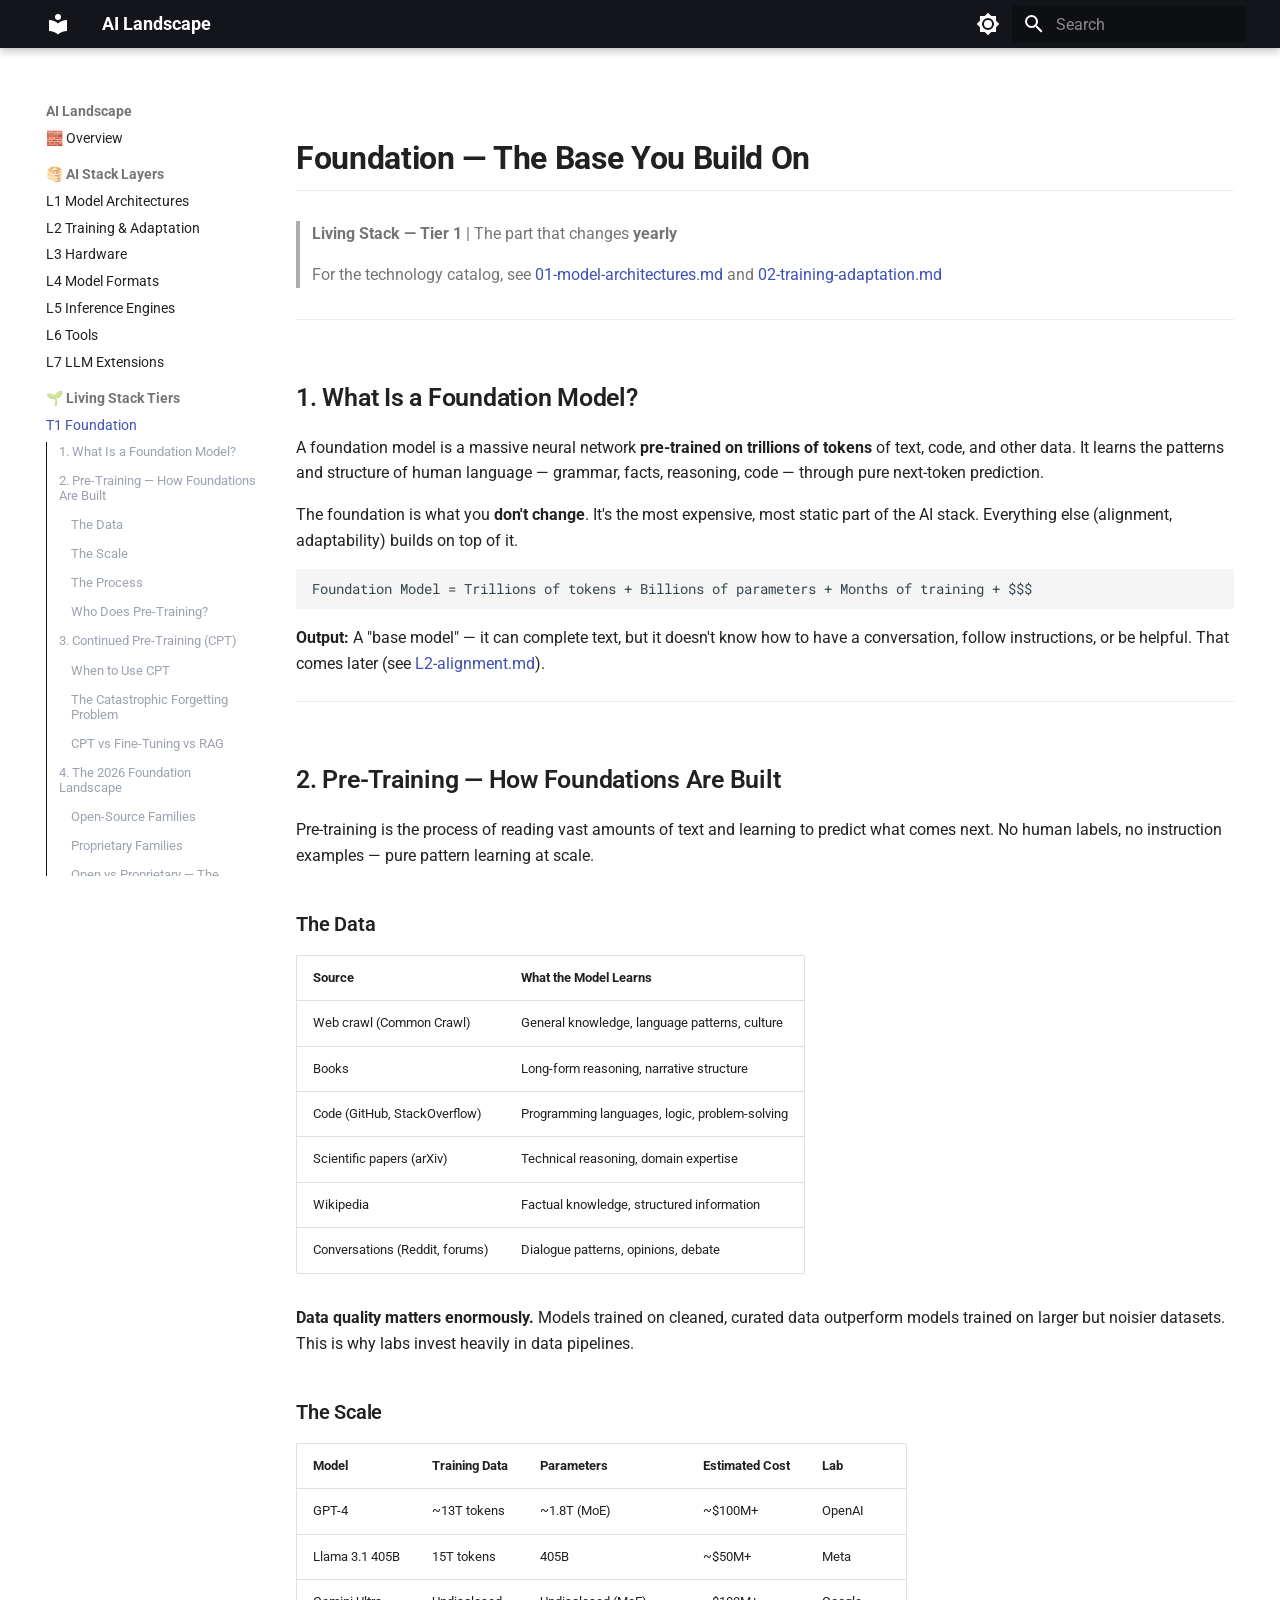
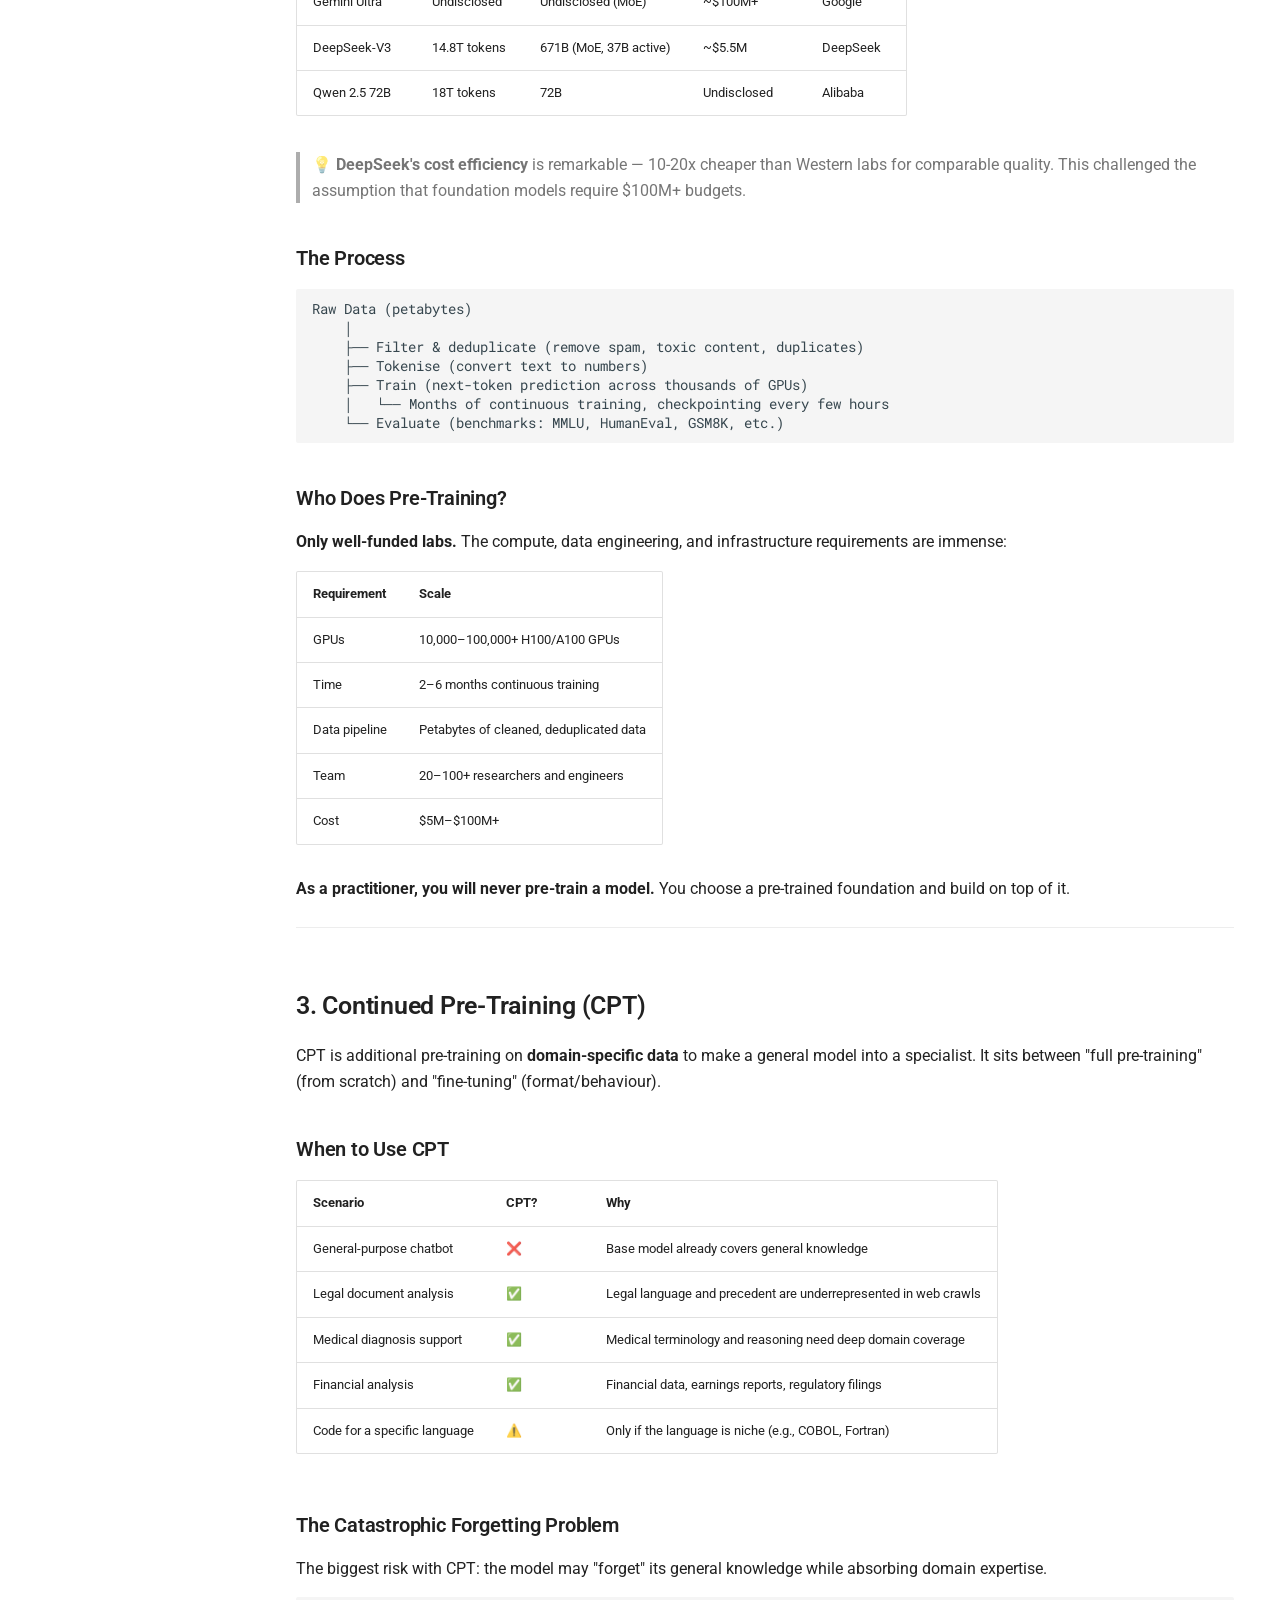
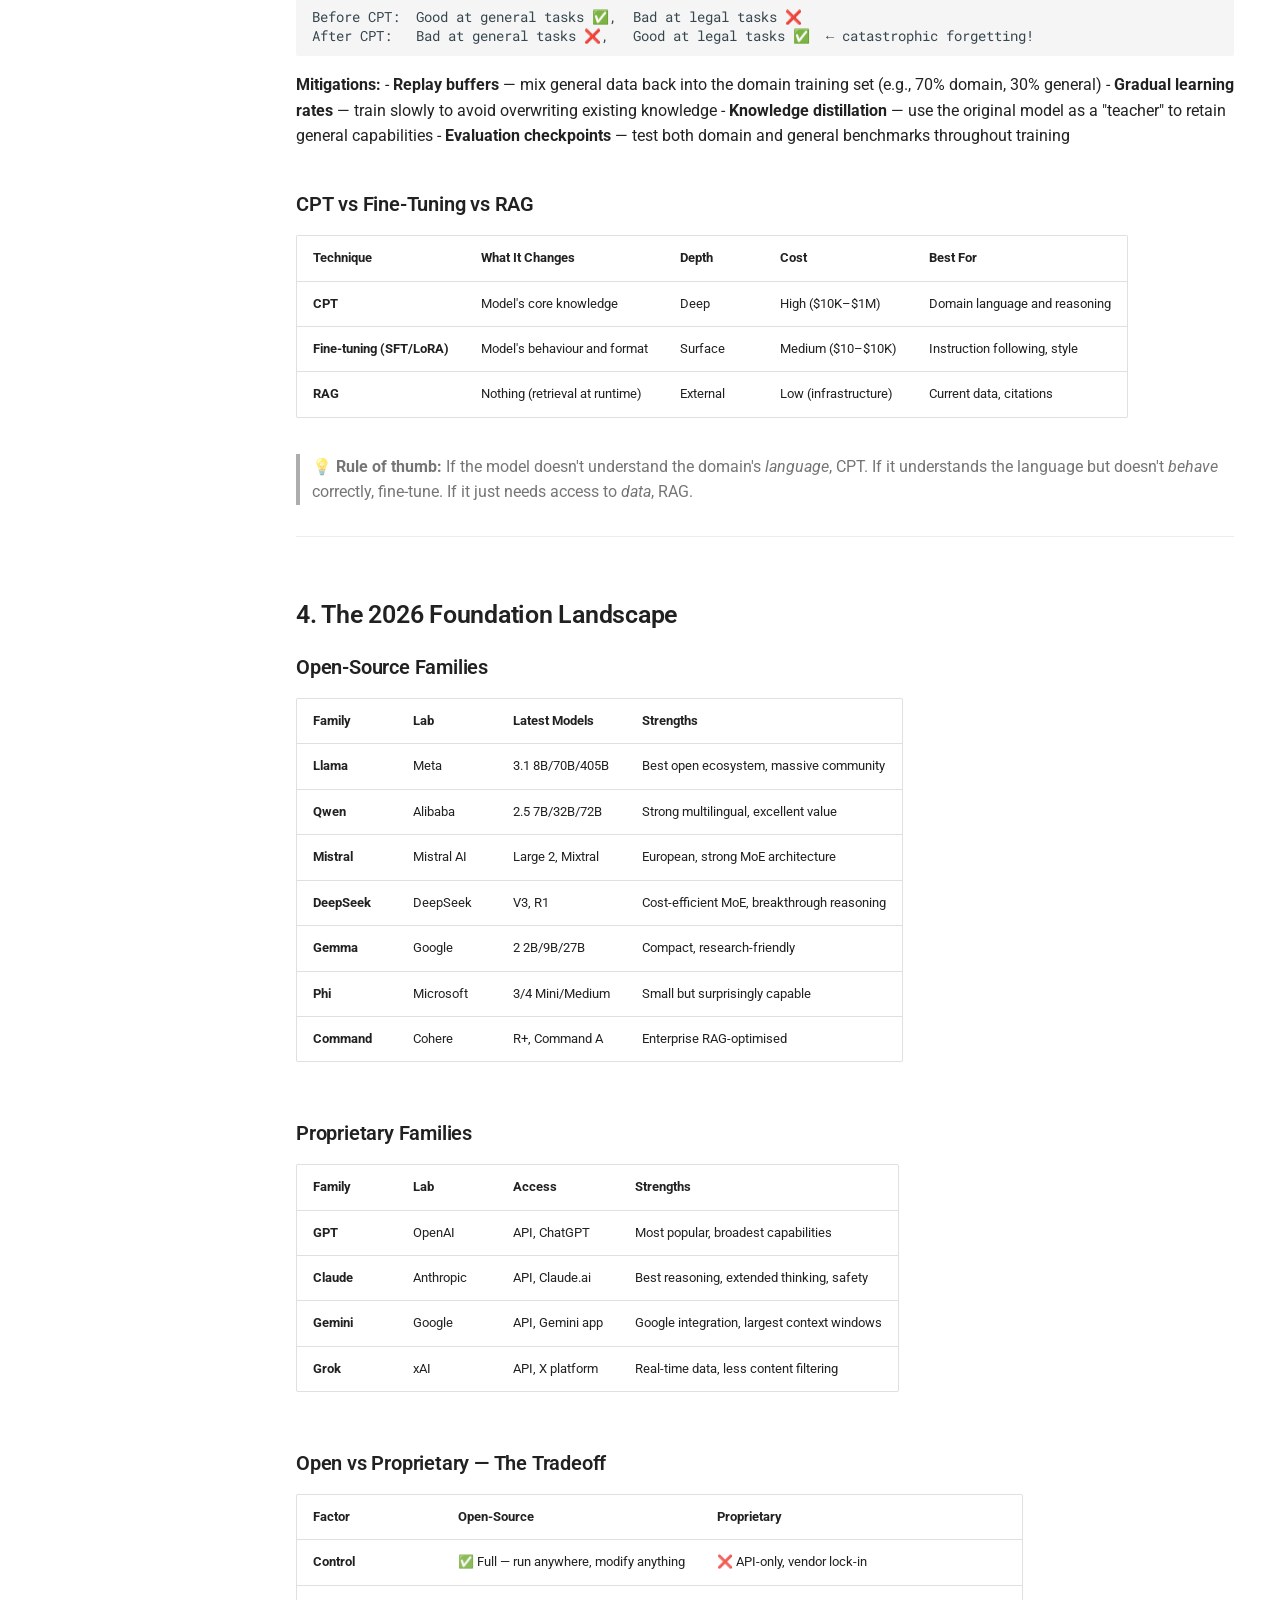
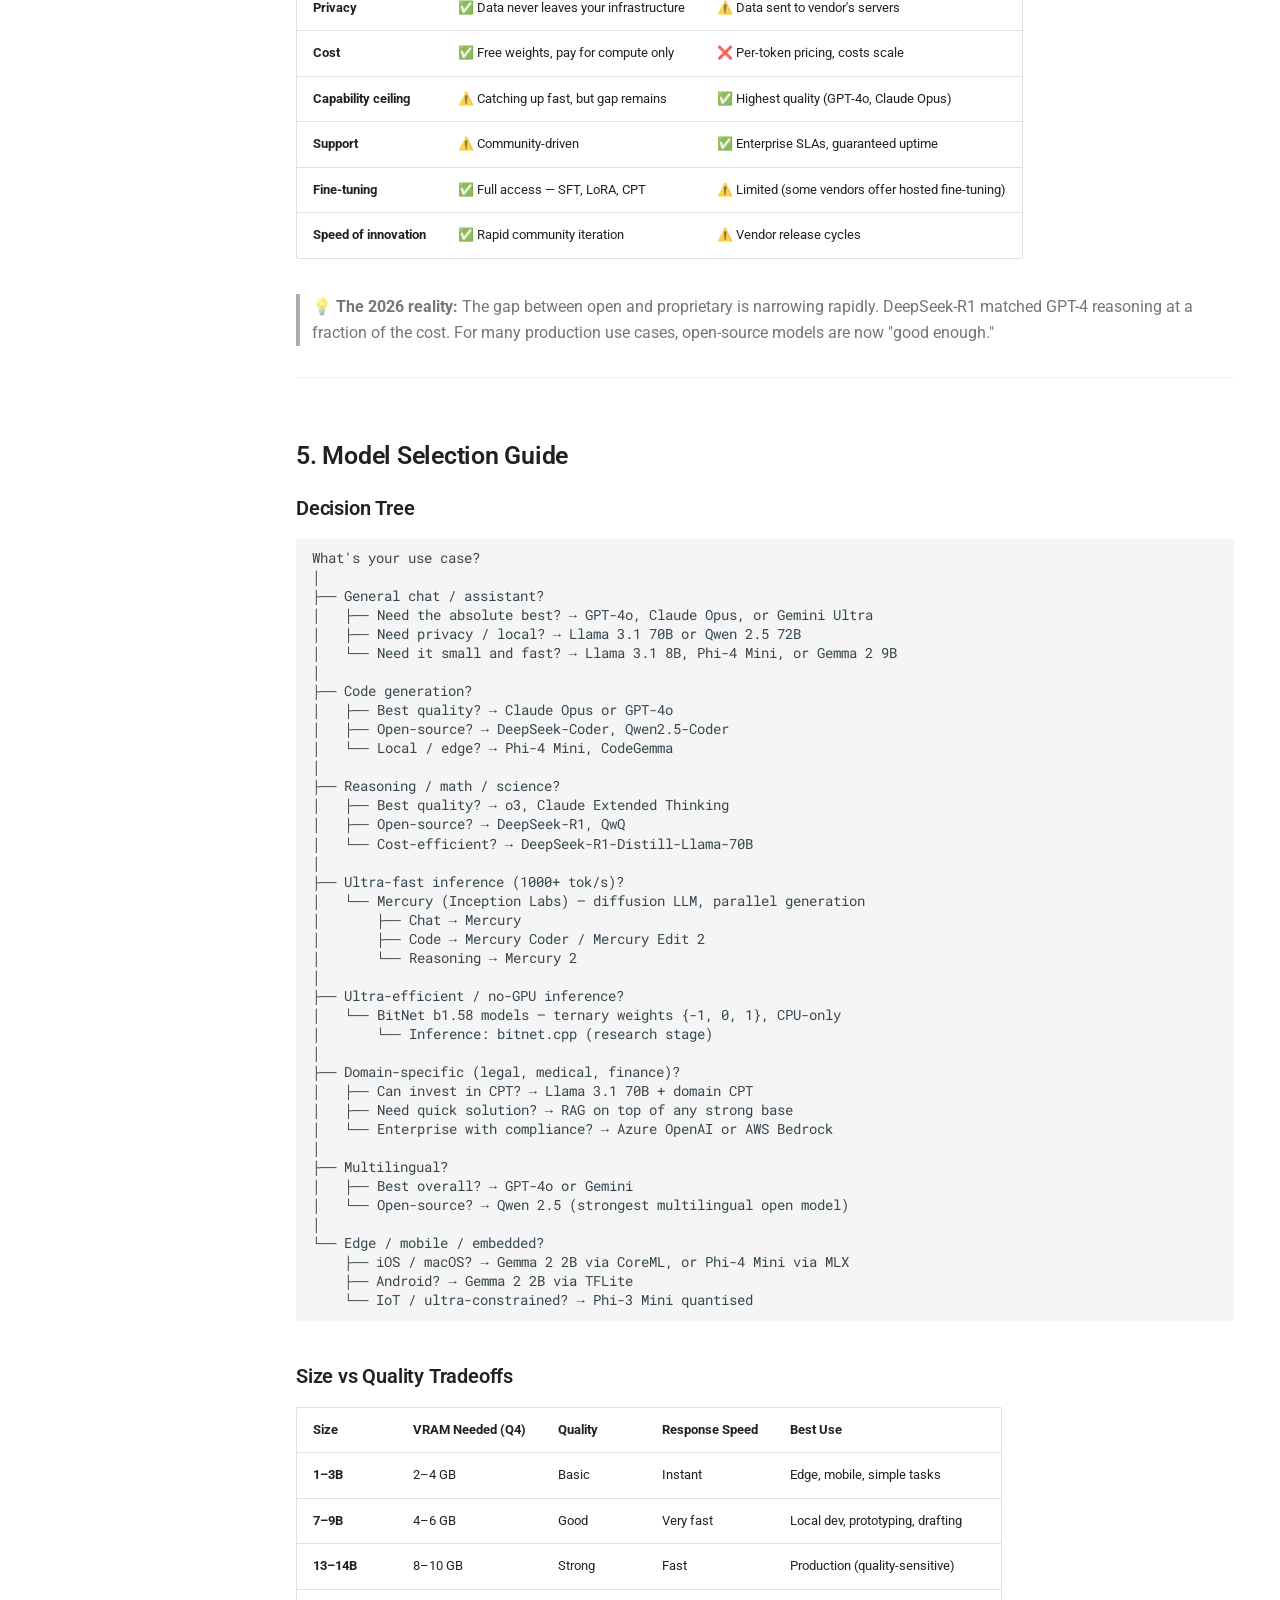
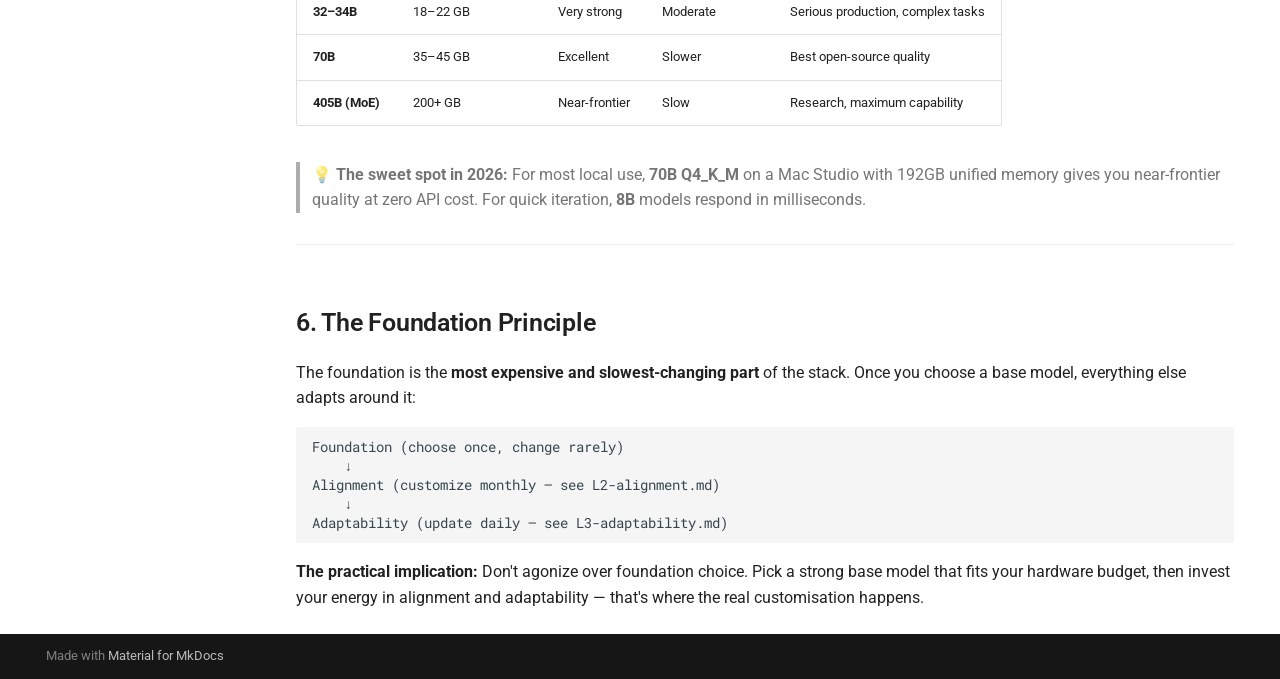
<file: L1-foundation/index.html>
<!doctype html>
<html lang="en" class="no-js">
  <head>
    
      <meta charset="utf-8">
      <meta name="viewport" content="width=device-width,initial-scale=1">
      
        <meta name="description" content="Documentation for AI architectures, tools, and foundations.">
      
      
      
        <link rel="canonical" href="https://jaojbls.github.io/ai-landscape/L1-foundation/">
      
      
        <link rel="prev" href="../07-llm-extensions/">
      
      
        <link rel="next" href="../L2-alignment/">
      
      
        
      
      
      <link rel="icon" href="../assets/images/favicon.png">
      <meta name="generator" content="mkdocs-1.6.1, mkdocs-material-9.7.6">
    
    
      
        <title>T1 Foundation - AI Landscape</title>
      
    
    
      <link rel="stylesheet" href="../assets/stylesheets/main.484c7ddc.min.css">
      
        
        <link rel="stylesheet" href="../assets/stylesheets/palette.ab4e12ef.min.css">
      
      


    
    
      
    
    
      
        
        
        <link rel="preconnect" href="https://fonts.gstatic.com" crossorigin>
        <link rel="stylesheet" href="https://fonts.googleapis.com/css?family=Roboto:300,300i,400,400i,700,700i%7CRoboto+Mono:400,400i,700,700i&display=fallback">
        <style>:root{--md-text-font:"Roboto";--md-code-font:"Roboto Mono"}</style>
      
    
    
      <link rel="stylesheet" href="../stylesheets/extra.css">
    
    <script>__md_scope=new URL("..",location),__md_hash=e=>[...e].reduce(((e,_)=>(e<<5)-e+_.charCodeAt(0)),0),__md_get=(e,_=localStorage,t=__md_scope)=>JSON.parse(_.getItem(t.pathname+"."+e)),__md_set=(e,_,t=localStorage,a=__md_scope)=>{try{t.setItem(a.pathname+"."+e,JSON.stringify(_))}catch(e){}}</script>
    
      

    
    
  </head>
  
  
    
    
      
    
    
    
    
    <body dir="ltr" data-md-color-scheme="default" data-md-color-primary="black" data-md-color-accent="grey">
  
    
    <input class="md-toggle" data-md-toggle="drawer" type="checkbox" id="__drawer" autocomplete="off">
    <input class="md-toggle" data-md-toggle="search" type="checkbox" id="__search" autocomplete="off">
    <label class="md-overlay" for="__drawer"></label>
    <div data-md-component="skip">
      
        
        <a href="#foundation-the-base-you-build-on" class="md-skip">
          Skip to content
        </a>
      
    </div>
    <div data-md-component="announce">
      
    </div>
    
    
      

  

<header class="md-header md-header--shadow" data-md-component="header">
  <nav class="md-header__inner md-grid" aria-label="Header">
    <a href=".." title="AI Landscape" class="md-header__button md-logo" aria-label="AI Landscape" data-md-component="logo">
      
  
  <svg xmlns="http://www.w3.org/2000/svg" viewBox="0 0 24 24"><path d="M12 8a3 3 0 0 0 3-3 3 3 0 0 0-3-3 3 3 0 0 0-3 3 3 3 0 0 0 3 3m0 3.54C9.64 9.35 6.5 8 3 8v11c3.5 0 6.64 1.35 9 3.54 2.36-2.19 5.5-3.54 9-3.54V8c-3.5 0-6.64 1.35-9 3.54"/></svg>

    </a>
    <label class="md-header__button md-icon" for="__drawer">
      
      <svg xmlns="http://www.w3.org/2000/svg" viewBox="0 0 24 24"><path d="M3 6h18v2H3zm0 5h18v2H3zm0 5h18v2H3z"/></svg>
    </label>
    <div class="md-header__title" data-md-component="header-title">
      <div class="md-header__ellipsis">
        <div class="md-header__topic">
          <span class="md-ellipsis">
            AI Landscape
          </span>
        </div>
        <div class="md-header__topic" data-md-component="header-topic">
          <span class="md-ellipsis">
            
              T1 Foundation
            
          </span>
        </div>
      </div>
    </div>
    
      
        <form class="md-header__option" data-md-component="palette">
  
    
    
    
    <input class="md-option" data-md-color-media="" data-md-color-scheme="default" data-md-color-primary="black" data-md-color-accent="grey"  aria-label="Switch to dark mode"  type="radio" name="__palette" id="__palette_0">
    
      <label class="md-header__button md-icon" title="Switch to dark mode" for="__palette_1" hidden>
        <svg xmlns="http://www.w3.org/2000/svg" viewBox="0 0 24 24"><path d="M12 8a4 4 0 0 0-4 4 4 4 0 0 0 4 4 4 4 0 0 0 4-4 4 4 0 0 0-4-4m0 10a6 6 0 0 1-6-6 6 6 0 0 1 6-6 6 6 0 0 1 6 6 6 6 0 0 1-6 6m8-9.31V4h-4.69L12 .69 8.69 4H4v4.69L.69 12 4 15.31V20h4.69L12 23.31 15.31 20H20v-4.69L23.31 12z"/></svg>
      </label>
    
  
    
    
    
    <input class="md-option" data-md-color-media="" data-md-color-scheme="slate" data-md-color-primary="black" data-md-color-accent="grey"  aria-label="Switch to light mode"  type="radio" name="__palette" id="__palette_1">
    
      <label class="md-header__button md-icon" title="Switch to light mode" for="__palette_0" hidden>
        <svg xmlns="http://www.w3.org/2000/svg" viewBox="0 0 24 24"><path d="M12 18c-.89 0-1.74-.2-2.5-.55C11.56 16.5 13 14.42 13 12s-1.44-4.5-3.5-5.45C10.26 6.2 11.11 6 12 6a6 6 0 0 1 6 6 6 6 0 0 1-6 6m8-9.31V4h-4.69L12 .69 8.69 4H4v4.69L.69 12 4 15.31V20h4.69L12 23.31 15.31 20H20v-4.69L23.31 12z"/></svg>
      </label>
    
  
</form>
      
    
    
      <script>var palette=__md_get("__palette");if(palette&&palette.color){if("(prefers-color-scheme)"===palette.color.media){var media=matchMedia("(prefers-color-scheme: light)"),input=document.querySelector(media.matches?"[data-md-color-media='(prefers-color-scheme: light)']":"[data-md-color-media='(prefers-color-scheme: dark)']");palette.color.media=input.getAttribute("data-md-color-media"),palette.color.scheme=input.getAttribute("data-md-color-scheme"),palette.color.primary=input.getAttribute("data-md-color-primary"),palette.color.accent=input.getAttribute("data-md-color-accent")}for(var[key,value]of Object.entries(palette.color))document.body.setAttribute("data-md-color-"+key,value)}</script>
    
    
    
      
      
        <label class="md-header__button md-icon" for="__search">
          
          <svg xmlns="http://www.w3.org/2000/svg" viewBox="0 0 24 24"><path d="M9.5 3A6.5 6.5 0 0 1 16 9.5c0 1.61-.59 3.09-1.56 4.23l.27.27h.79l5 5-1.5 1.5-5-5v-.79l-.27-.27A6.52 6.52 0 0 1 9.5 16 6.5 6.5 0 0 1 3 9.5 6.5 6.5 0 0 1 9.5 3m0 2C7 5 5 7 5 9.5S7 14 9.5 14 14 12 14 9.5 12 5 9.5 5"/></svg>
        </label>
        <div class="md-search" data-md-component="search" role="dialog">
  <label class="md-search__overlay" for="__search"></label>
  <div class="md-search__inner" role="search">
    <form class="md-search__form" name="search">
      <input type="text" class="md-search__input" name="query" aria-label="Search" placeholder="Search" autocapitalize="off" autocorrect="off" autocomplete="off" spellcheck="false" data-md-component="search-query" required>
      <label class="md-search__icon md-icon" for="__search">
        
        <svg xmlns="http://www.w3.org/2000/svg" viewBox="0 0 24 24"><path d="M9.5 3A6.5 6.5 0 0 1 16 9.5c0 1.61-.59 3.09-1.56 4.23l.27.27h.79l5 5-1.5 1.5-5-5v-.79l-.27-.27A6.52 6.52 0 0 1 9.5 16 6.5 6.5 0 0 1 3 9.5 6.5 6.5 0 0 1 9.5 3m0 2C7 5 5 7 5 9.5S7 14 9.5 14 14 12 14 9.5 12 5 9.5 5"/></svg>
        
        <svg xmlns="http://www.w3.org/2000/svg" viewBox="0 0 24 24"><path d="M20 11v2H8l5.5 5.5-1.42 1.42L4.16 12l7.92-7.92L13.5 5.5 8 11z"/></svg>
      </label>
      <nav class="md-search__options" aria-label="Search">
        
        <button type="reset" class="md-search__icon md-icon" title="Clear" aria-label="Clear" tabindex="-1">
          
          <svg xmlns="http://www.w3.org/2000/svg" viewBox="0 0 24 24"><path d="M19 6.41 17.59 5 12 10.59 6.41 5 5 6.41 10.59 12 5 17.59 6.41 19 12 13.41 17.59 19 19 17.59 13.41 12z"/></svg>
        </button>
      </nav>
      
        <div class="md-search__suggest" data-md-component="search-suggest"></div>
      
    </form>
    <div class="md-search__output">
      <div class="md-search__scrollwrap" tabindex="0" data-md-scrollfix>
        <div class="md-search-result" data-md-component="search-result">
          <div class="md-search-result__meta">
            Initializing search
          </div>
          <ol class="md-search-result__list" role="presentation"></ol>
        </div>
      </div>
    </div>
  </div>
</div>
      
    
    
  </nav>
  
</header>
    
    <div class="md-container" data-md-component="container">
      
      
        
          
        
      
      <main class="md-main" data-md-component="main">
        <div class="md-main__inner md-grid">
          
            
              
              <div class="md-sidebar md-sidebar--primary" data-md-component="sidebar" data-md-type="navigation" >
                <div class="md-sidebar__scrollwrap">
                  <div class="md-sidebar__inner">
                    



  

<nav class="md-nav md-nav--primary md-nav--integrated" aria-label="Navigation" data-md-level="0">
  <label class="md-nav__title" for="__drawer">
    <a href=".." title="AI Landscape" class="md-nav__button md-logo" aria-label="AI Landscape" data-md-component="logo">
      
  
  <svg xmlns="http://www.w3.org/2000/svg" viewBox="0 0 24 24"><path d="M12 8a3 3 0 0 0 3-3 3 3 0 0 0-3-3 3 3 0 0 0-3 3 3 3 0 0 0 3 3m0 3.54C9.64 9.35 6.5 8 3 8v11c3.5 0 6.64 1.35 9 3.54 2.36-2.19 5.5-3.54 9-3.54V8c-3.5 0-6.64 1.35-9 3.54"/></svg>

    </a>
    AI Landscape
  </label>
  
  <ul class="md-nav__list" data-md-scrollfix>
    
      
      
  
  
  
  
    <li class="md-nav__item">
      <a href=".." class="md-nav__link">
        
  
  
  <span class="md-ellipsis">
    
  
    🧱 Overview
  

    
  </span>
  
  

      </a>
    </li>
  

    
      
      
  
  
  
  
    
    
    
    
      
        
        
      
    
    
    <li class="md-nav__item md-nav__item--section md-nav__item--nested">
      
        
        
        <input class="md-nav__toggle md-toggle " type="checkbox" id="__nav_2" >
        
          
          <label class="md-nav__link" for="__nav_2" id="__nav_2_label" tabindex="">
            
  
  
  <span class="md-ellipsis">
    
  
    🥞 AI Stack Layers
  

    
  </span>
  
  

            <span class="md-nav__icon md-icon"></span>
          </label>
        
        <nav class="md-nav" data-md-level="1" aria-labelledby="__nav_2_label" aria-expanded="false">
          <label class="md-nav__title" for="__nav_2">
            <span class="md-nav__icon md-icon"></span>
            
  
    🥞 AI Stack Layers
  

          </label>
          <ul class="md-nav__list" data-md-scrollfix>
            
              
                
  
  
  
  
    <li class="md-nav__item">
      <a href="../01-model-architectures/" class="md-nav__link">
        
  
  
  <span class="md-ellipsis">
    
  
    L1 Model Architectures
  

    
  </span>
  
  

      </a>
    </li>
  

              
            
              
                
  
  
  
  
    <li class="md-nav__item">
      <a href="../02-training-adaptation/" class="md-nav__link">
        
  
  
  <span class="md-ellipsis">
    
  
    L2 Training & Adaptation
  

    
  </span>
  
  

      </a>
    </li>
  

              
            
              
                
  
  
  
  
    <li class="md-nav__item">
      <a href="../03-hardware/" class="md-nav__link">
        
  
  
  <span class="md-ellipsis">
    
  
    L3 Hardware
  

    
  </span>
  
  

      </a>
    </li>
  

              
            
              
                
  
  
  
  
    <li class="md-nav__item">
      <a href="../04-model-formats/" class="md-nav__link">
        
  
  
  <span class="md-ellipsis">
    
  
    L4 Model Formats
  

    
  </span>
  
  

      </a>
    </li>
  

              
            
              
                
  
  
  
  
    <li class="md-nav__item">
      <a href="../05-inference-engines/" class="md-nav__link">
        
  
  
  <span class="md-ellipsis">
    
  
    L5 Inference Engines
  

    
  </span>
  
  

      </a>
    </li>
  

              
            
              
                
  
  
  
  
    <li class="md-nav__item">
      <a href="../06-tools/" class="md-nav__link">
        
  
  
  <span class="md-ellipsis">
    
  
    L6 Tools
  

    
  </span>
  
  

      </a>
    </li>
  

              
            
              
                
  
  
  
  
    <li class="md-nav__item">
      <a href="../07-llm-extensions/" class="md-nav__link">
        
  
  
  <span class="md-ellipsis">
    
  
    L7 LLM Extensions
  

    
  </span>
  
  

      </a>
    </li>
  

              
            
          </ul>
        </nav>
      
    </li>
  

    
      
      
  
  
    
  
  
  
    
    
    
    
      
        
        
      
    
    
    <li class="md-nav__item md-nav__item--active md-nav__item--section md-nav__item--nested">
      
        
        
        <input class="md-nav__toggle md-toggle " type="checkbox" id="__nav_3" checked>
        
          
          <label class="md-nav__link" for="__nav_3" id="__nav_3_label" tabindex="">
            
  
  
  <span class="md-ellipsis">
    
  
    🌱 Living Stack Tiers
  

    
  </span>
  
  

            <span class="md-nav__icon md-icon"></span>
          </label>
        
        <nav class="md-nav" data-md-level="1" aria-labelledby="__nav_3_label" aria-expanded="true">
          <label class="md-nav__title" for="__nav_3">
            <span class="md-nav__icon md-icon"></span>
            
  
    🌱 Living Stack Tiers
  

          </label>
          <ul class="md-nav__list" data-md-scrollfix>
            
              
                
  
  
    
  
  
  
    <li class="md-nav__item md-nav__item--active">
      
      <input class="md-nav__toggle md-toggle" type="checkbox" id="__toc">
      
      
        
      
      
        <label class="md-nav__link md-nav__link--active" for="__toc">
          
  
  
  <span class="md-ellipsis">
    
  
    T1 Foundation
  

    
  </span>
  
  

          <span class="md-nav__icon md-icon"></span>
        </label>
      
      <a href="./" class="md-nav__link md-nav__link--active">
        
  
  
  <span class="md-ellipsis">
    
  
    T1 Foundation
  

    
  </span>
  
  

      </a>
      
        

<nav class="md-nav md-nav--secondary" aria-label="Table of contents">
  
  
  
    
  
  
    <label class="md-nav__title" for="__toc">
      <span class="md-nav__icon md-icon"></span>
      Table of contents
    </label>
    <ul class="md-nav__list" data-md-component="toc" data-md-scrollfix>
      
        <li class="md-nav__item">
  <a href="#1-what-is-a-foundation-model" class="md-nav__link">
    <span class="md-ellipsis">
      
        1. What Is a Foundation Model?
      
    </span>
  </a>
  
</li>
      
        <li class="md-nav__item">
  <a href="#2-pre-training-how-foundations-are-built" class="md-nav__link">
    <span class="md-ellipsis">
      
        2. Pre-Training — How Foundations Are Built
      
    </span>
  </a>
  
    <nav class="md-nav" aria-label="2. Pre-Training — How Foundations Are Built">
      <ul class="md-nav__list">
        
          <li class="md-nav__item">
  <a href="#the-data" class="md-nav__link">
    <span class="md-ellipsis">
      
        The Data
      
    </span>
  </a>
  
</li>
        
          <li class="md-nav__item">
  <a href="#the-scale" class="md-nav__link">
    <span class="md-ellipsis">
      
        The Scale
      
    </span>
  </a>
  
</li>
        
          <li class="md-nav__item">
  <a href="#the-process" class="md-nav__link">
    <span class="md-ellipsis">
      
        The Process
      
    </span>
  </a>
  
</li>
        
          <li class="md-nav__item">
  <a href="#who-does-pre-training" class="md-nav__link">
    <span class="md-ellipsis">
      
        Who Does Pre-Training?
      
    </span>
  </a>
  
</li>
        
      </ul>
    </nav>
  
</li>
      
        <li class="md-nav__item">
  <a href="#3-continued-pre-training-cpt" class="md-nav__link">
    <span class="md-ellipsis">
      
        3. Continued Pre-Training (CPT)
      
    </span>
  </a>
  
    <nav class="md-nav" aria-label="3. Continued Pre-Training (CPT)">
      <ul class="md-nav__list">
        
          <li class="md-nav__item">
  <a href="#when-to-use-cpt" class="md-nav__link">
    <span class="md-ellipsis">
      
        When to Use CPT
      
    </span>
  </a>
  
</li>
        
          <li class="md-nav__item">
  <a href="#the-catastrophic-forgetting-problem" class="md-nav__link">
    <span class="md-ellipsis">
      
        The Catastrophic Forgetting Problem
      
    </span>
  </a>
  
</li>
        
          <li class="md-nav__item">
  <a href="#cpt-vs-fine-tuning-vs-rag" class="md-nav__link">
    <span class="md-ellipsis">
      
        CPT vs Fine-Tuning vs RAG
      
    </span>
  </a>
  
</li>
        
      </ul>
    </nav>
  
</li>
      
        <li class="md-nav__item">
  <a href="#4-the-2026-foundation-landscape" class="md-nav__link">
    <span class="md-ellipsis">
      
        4. The 2026 Foundation Landscape
      
    </span>
  </a>
  
    <nav class="md-nav" aria-label="4. The 2026 Foundation Landscape">
      <ul class="md-nav__list">
        
          <li class="md-nav__item">
  <a href="#open-source-families" class="md-nav__link">
    <span class="md-ellipsis">
      
        Open-Source Families
      
    </span>
  </a>
  
</li>
        
          <li class="md-nav__item">
  <a href="#proprietary-families" class="md-nav__link">
    <span class="md-ellipsis">
      
        Proprietary Families
      
    </span>
  </a>
  
</li>
        
          <li class="md-nav__item">
  <a href="#open-vs-proprietary-the-tradeoff" class="md-nav__link">
    <span class="md-ellipsis">
      
        Open vs Proprietary — The Tradeoff
      
    </span>
  </a>
  
</li>
        
      </ul>
    </nav>
  
</li>
      
        <li class="md-nav__item">
  <a href="#5-model-selection-guide" class="md-nav__link">
    <span class="md-ellipsis">
      
        5. Model Selection Guide
      
    </span>
  </a>
  
    <nav class="md-nav" aria-label="5. Model Selection Guide">
      <ul class="md-nav__list">
        
          <li class="md-nav__item">
  <a href="#decision-tree" class="md-nav__link">
    <span class="md-ellipsis">
      
        Decision Tree
      
    </span>
  </a>
  
</li>
        
          <li class="md-nav__item">
  <a href="#size-vs-quality-tradeoffs" class="md-nav__link">
    <span class="md-ellipsis">
      
        Size vs Quality Tradeoffs
      
    </span>
  </a>
  
</li>
        
      </ul>
    </nav>
  
</li>
      
        <li class="md-nav__item">
  <a href="#6-the-foundation-principle" class="md-nav__link">
    <span class="md-ellipsis">
      
        6. The Foundation Principle
      
    </span>
  </a>
  
</li>
      
    </ul>
  
</nav>
      
    </li>
  

              
            
              
                
  
  
  
  
    <li class="md-nav__item">
      <a href="../L2-alignment/" class="md-nav__link">
        
  
  
  <span class="md-ellipsis">
    
  
    T2 Alignment
  

    
  </span>
  
  

      </a>
    </li>
  

              
            
              
                
  
  
  
  
    <li class="md-nav__item">
      <a href="../L3-adaptability/" class="md-nav__link">
        
  
  
  <span class="md-ellipsis">
    
  
    T3 Adaptability
  

    
  </span>
  
  

      </a>
    </li>
  

              
            
          </ul>
        </nav>
      
    </li>
  

    
  </ul>
</nav>
                  </div>
                </div>
              </div>
            
            
          
          
            <div class="md-content" data-md-component="content">
              
              <article class="md-content__inner md-typeset">
                
                  



<h1 id="foundation-the-base-you-build-on">Foundation — The Base You Build On<a class="headerlink" href="#foundation-the-base-you-build-on" title="Permanent link">&para;</a></h1>
<blockquote>
<p><strong>Living Stack — Tier 1</strong> | The part that changes <strong>yearly</strong></p>
<p>For the technology catalog, see <a href="../01-model-architectures/">01-model-architectures.md</a> and <a href="../02-training-adaptation/">02-training-adaptation.md</a></p>
</blockquote>
<hr />
<h2 id="1-what-is-a-foundation-model">1. What Is a Foundation Model?<a class="headerlink" href="#1-what-is-a-foundation-model" title="Permanent link">&para;</a></h2>
<p>A foundation model is a massive neural network <strong>pre-trained on trillions of tokens</strong> of text, code, and other data. It learns the patterns and structure of human language — grammar, facts, reasoning, code — through pure next-token prediction.</p>
<p>The foundation is what you <strong>don't change</strong>. It's the most expensive, most static part of the AI stack. Everything else (alignment, adaptability) builds on top of it.</p>
<div class="highlight"><pre><span></span><code><a id="__codelineno-0-1" name="__codelineno-0-1" href="#__codelineno-0-1"></a>Foundation Model = Trillions of tokens + Billions of parameters + Months of training + $$$
</code></pre></div>
<p><strong>Output:</strong> A "base model" — it can complete text, but it doesn't know how to have a conversation, follow instructions, or be helpful. That comes later (see <a href="../L2-alignment/">L2-alignment.md</a>).</p>
<hr />
<h2 id="2-pre-training-how-foundations-are-built">2. Pre-Training — How Foundations Are Built<a class="headerlink" href="#2-pre-training-how-foundations-are-built" title="Permanent link">&para;</a></h2>
<p>Pre-training is the process of reading vast amounts of text and learning to predict what comes next. No human labels, no instruction examples — pure pattern learning at scale.</p>
<h3 id="the-data">The Data<a class="headerlink" href="#the-data" title="Permanent link">&para;</a></h3>
<table>
<thead>
<tr>
<th style="text-align: left;">Source</th>
<th style="text-align: left;">What the Model Learns</th>
</tr>
</thead>
<tbody>
<tr>
<td style="text-align: left;">Web crawl (Common Crawl)</td>
<td style="text-align: left;">General knowledge, language patterns, culture</td>
</tr>
<tr>
<td style="text-align: left;">Books</td>
<td style="text-align: left;">Long-form reasoning, narrative structure</td>
</tr>
<tr>
<td style="text-align: left;">Code (GitHub, StackOverflow)</td>
<td style="text-align: left;">Programming languages, logic, problem-solving</td>
</tr>
<tr>
<td style="text-align: left;">Scientific papers (arXiv)</td>
<td style="text-align: left;">Technical reasoning, domain expertise</td>
</tr>
<tr>
<td style="text-align: left;">Wikipedia</td>
<td style="text-align: left;">Factual knowledge, structured information</td>
</tr>
<tr>
<td style="text-align: left;">Conversations (Reddit, forums)</td>
<td style="text-align: left;">Dialogue patterns, opinions, debate</td>
</tr>
</tbody>
</table>
<p><strong>Data quality matters enormously.</strong> Models trained on cleaned, curated data outperform models trained on larger but noisier datasets. This is why labs invest heavily in data pipelines.</p>
<h3 id="the-scale">The Scale<a class="headerlink" href="#the-scale" title="Permanent link">&para;</a></h3>
<table>
<thead>
<tr>
<th style="text-align: left;">Model</th>
<th style="text-align: left;">Training Data</th>
<th style="text-align: left;">Parameters</th>
<th style="text-align: left;">Estimated Cost</th>
<th style="text-align: left;">Lab</th>
</tr>
</thead>
<tbody>
<tr>
<td style="text-align: left;">GPT-4</td>
<td style="text-align: left;">~13T tokens</td>
<td style="text-align: left;">~1.8T (MoE)</td>
<td style="text-align: left;">~$100M+</td>
<td style="text-align: left;">OpenAI</td>
</tr>
<tr>
<td style="text-align: left;">Llama 3.1 405B</td>
<td style="text-align: left;">15T tokens</td>
<td style="text-align: left;">405B</td>
<td style="text-align: left;">~$50M+</td>
<td style="text-align: left;">Meta</td>
</tr>
<tr>
<td style="text-align: left;">Gemini Ultra</td>
<td style="text-align: left;">Undisclosed</td>
<td style="text-align: left;">Undisclosed (MoE)</td>
<td style="text-align: left;">~$100M+</td>
<td style="text-align: left;">Google</td>
</tr>
<tr>
<td style="text-align: left;">DeepSeek-V3</td>
<td style="text-align: left;">14.8T tokens</td>
<td style="text-align: left;">671B (MoE, 37B active)</td>
<td style="text-align: left;">~$5.5M</td>
<td style="text-align: left;">DeepSeek</td>
</tr>
<tr>
<td style="text-align: left;">Qwen 2.5 72B</td>
<td style="text-align: left;">18T tokens</td>
<td style="text-align: left;">72B</td>
<td style="text-align: left;">Undisclosed</td>
<td style="text-align: left;">Alibaba</td>
</tr>
</tbody>
</table>
<blockquote>
<p><strong>💡 DeepSeek's cost efficiency</strong> is remarkable — 10-20x cheaper than Western labs for comparable quality. This challenged the assumption that foundation models require $100M+ budgets.</p>
</blockquote>
<h3 id="the-process">The Process<a class="headerlink" href="#the-process" title="Permanent link">&para;</a></h3>
<div class="highlight"><pre><span></span><code><a id="__codelineno-1-1" name="__codelineno-1-1" href="#__codelineno-1-1"></a>Raw Data (petabytes)
<a id="__codelineno-1-2" name="__codelineno-1-2" href="#__codelineno-1-2"></a>    │
<a id="__codelineno-1-3" name="__codelineno-1-3" href="#__codelineno-1-3"></a>    ├── Filter &amp; deduplicate (remove spam, toxic content, duplicates)
<a id="__codelineno-1-4" name="__codelineno-1-4" href="#__codelineno-1-4"></a>    ├── Tokenise (convert text to numbers)
<a id="__codelineno-1-5" name="__codelineno-1-5" href="#__codelineno-1-5"></a>    ├── Train (next-token prediction across thousands of GPUs)
<a id="__codelineno-1-6" name="__codelineno-1-6" href="#__codelineno-1-6"></a>    │   └── Months of continuous training, checkpointing every few hours
<a id="__codelineno-1-7" name="__codelineno-1-7" href="#__codelineno-1-7"></a>    └── Evaluate (benchmarks: MMLU, HumanEval, GSM8K, etc.)
</code></pre></div>
<h3 id="who-does-pre-training">Who Does Pre-Training?<a class="headerlink" href="#who-does-pre-training" title="Permanent link">&para;</a></h3>
<p><strong>Only well-funded labs.</strong> The compute, data engineering, and infrastructure requirements are immense:</p>
<table>
<thead>
<tr>
<th style="text-align: left;">Requirement</th>
<th style="text-align: left;">Scale</th>
</tr>
</thead>
<tbody>
<tr>
<td style="text-align: left;">GPUs</td>
<td style="text-align: left;">10,000–100,000+ H100/A100 GPUs</td>
</tr>
<tr>
<td style="text-align: left;">Time</td>
<td style="text-align: left;">2–6 months continuous training</td>
</tr>
<tr>
<td style="text-align: left;">Data pipeline</td>
<td style="text-align: left;">Petabytes of cleaned, deduplicated data</td>
</tr>
<tr>
<td style="text-align: left;">Team</td>
<td style="text-align: left;">20–100+ researchers and engineers</td>
</tr>
<tr>
<td style="text-align: left;">Cost</td>
<td style="text-align: left;">$5M–$100M+</td>
</tr>
</tbody>
</table>
<p><strong>As a practitioner, you will never pre-train a model.</strong> You choose a pre-trained foundation and build on top of it.</p>
<hr />
<h2 id="3-continued-pre-training-cpt">3. Continued Pre-Training (CPT)<a class="headerlink" href="#3-continued-pre-training-cpt" title="Permanent link">&para;</a></h2>
<p>CPT is additional pre-training on <strong>domain-specific data</strong> to make a general model into a specialist. It sits between "full pre-training" (from scratch) and "fine-tuning" (format/behaviour).</p>
<h3 id="when-to-use-cpt">When to Use CPT<a class="headerlink" href="#when-to-use-cpt" title="Permanent link">&para;</a></h3>
<table>
<thead>
<tr>
<th style="text-align: left;">Scenario</th>
<th style="text-align: left;">CPT?</th>
<th style="text-align: left;">Why</th>
</tr>
</thead>
<tbody>
<tr>
<td style="text-align: left;">General-purpose chatbot</td>
<td style="text-align: left;">❌</td>
<td style="text-align: left;">Base model already covers general knowledge</td>
</tr>
<tr>
<td style="text-align: left;">Legal document analysis</td>
<td style="text-align: left;">✅</td>
<td style="text-align: left;">Legal language and precedent are underrepresented in web crawls</td>
</tr>
<tr>
<td style="text-align: left;">Medical diagnosis support</td>
<td style="text-align: left;">✅</td>
<td style="text-align: left;">Medical terminology and reasoning need deep domain coverage</td>
</tr>
<tr>
<td style="text-align: left;">Financial analysis</td>
<td style="text-align: left;">✅</td>
<td style="text-align: left;">Financial data, earnings reports, regulatory filings</td>
</tr>
<tr>
<td style="text-align: left;">Code for a specific language</td>
<td style="text-align: left;">⚠️</td>
<td style="text-align: left;">Only if the language is niche (e.g., COBOL, Fortran)</td>
</tr>
</tbody>
</table>
<h3 id="the-catastrophic-forgetting-problem">The Catastrophic Forgetting Problem<a class="headerlink" href="#the-catastrophic-forgetting-problem" title="Permanent link">&para;</a></h3>
<p>The biggest risk with CPT: the model may "forget" its general knowledge while absorbing domain expertise.</p>
<div class="highlight"><pre><span></span><code><a id="__codelineno-2-1" name="__codelineno-2-1" href="#__codelineno-2-1"></a>Before CPT:  Good at general tasks ✅,  Bad at legal tasks ❌
<a id="__codelineno-2-2" name="__codelineno-2-2" href="#__codelineno-2-2"></a>After CPT:   Bad at general tasks ❌,   Good at legal tasks ✅  ← catastrophic forgetting!
</code></pre></div>
<p><strong>Mitigations:</strong>
- <strong>Replay buffers</strong> — mix general data back into the domain training set (e.g., 70% domain, 30% general)
- <strong>Gradual learning rates</strong> — train slowly to avoid overwriting existing knowledge
- <strong>Knowledge distillation</strong> — use the original model as a "teacher" to retain general capabilities
- <strong>Evaluation checkpoints</strong> — test both domain and general benchmarks throughout training</p>
<h3 id="cpt-vs-fine-tuning-vs-rag">CPT vs Fine-Tuning vs RAG<a class="headerlink" href="#cpt-vs-fine-tuning-vs-rag" title="Permanent link">&para;</a></h3>
<table>
<thead>
<tr>
<th style="text-align: left;">Technique</th>
<th style="text-align: left;">What It Changes</th>
<th style="text-align: left;">Depth</th>
<th style="text-align: left;">Cost</th>
<th style="text-align: left;">Best For</th>
</tr>
</thead>
<tbody>
<tr>
<td style="text-align: left;"><strong>CPT</strong></td>
<td style="text-align: left;">Model's core knowledge</td>
<td style="text-align: left;">Deep</td>
<td style="text-align: left;">High ($10K–$1M)</td>
<td style="text-align: left;">Domain language and reasoning</td>
</tr>
<tr>
<td style="text-align: left;"><strong>Fine-tuning (SFT/LoRA)</strong></td>
<td style="text-align: left;">Model's behaviour and format</td>
<td style="text-align: left;">Surface</td>
<td style="text-align: left;">Medium ($10–$10K)</td>
<td style="text-align: left;">Instruction following, style</td>
</tr>
<tr>
<td style="text-align: left;"><strong>RAG</strong></td>
<td style="text-align: left;">Nothing (retrieval at runtime)</td>
<td style="text-align: left;">External</td>
<td style="text-align: left;">Low (infrastructure)</td>
<td style="text-align: left;">Current data, citations</td>
</tr>
</tbody>
</table>
<blockquote>
<p><strong>💡 Rule of thumb:</strong> If the model doesn't understand the domain's <em>language</em>, CPT. If it understands the language but doesn't <em>behave</em> correctly, fine-tune. If it just needs access to <em>data</em>, RAG.</p>
</blockquote>
<hr />
<h2 id="4-the-2026-foundation-landscape">4. The 2026 Foundation Landscape<a class="headerlink" href="#4-the-2026-foundation-landscape" title="Permanent link">&para;</a></h2>
<h3 id="open-source-families">Open-Source Families<a class="headerlink" href="#open-source-families" title="Permanent link">&para;</a></h3>
<table>
<thead>
<tr>
<th style="text-align: left;">Family</th>
<th style="text-align: left;">Lab</th>
<th style="text-align: left;">Latest Models</th>
<th style="text-align: left;">Strengths</th>
</tr>
</thead>
<tbody>
<tr>
<td style="text-align: left;"><strong>Llama</strong></td>
<td style="text-align: left;">Meta</td>
<td style="text-align: left;">3.1 8B/70B/405B</td>
<td style="text-align: left;">Best open ecosystem, massive community</td>
</tr>
<tr>
<td style="text-align: left;"><strong>Qwen</strong></td>
<td style="text-align: left;">Alibaba</td>
<td style="text-align: left;">2.5 7B/32B/72B</td>
<td style="text-align: left;">Strong multilingual, excellent value</td>
</tr>
<tr>
<td style="text-align: left;"><strong>Mistral</strong></td>
<td style="text-align: left;">Mistral AI</td>
<td style="text-align: left;">Large 2, Mixtral</td>
<td style="text-align: left;">European, strong MoE architecture</td>
</tr>
<tr>
<td style="text-align: left;"><strong>DeepSeek</strong></td>
<td style="text-align: left;">DeepSeek</td>
<td style="text-align: left;">V3, R1</td>
<td style="text-align: left;">Cost-efficient MoE, breakthrough reasoning</td>
</tr>
<tr>
<td style="text-align: left;"><strong>Gemma</strong></td>
<td style="text-align: left;">Google</td>
<td style="text-align: left;">2 2B/9B/27B</td>
<td style="text-align: left;">Compact, research-friendly</td>
</tr>
<tr>
<td style="text-align: left;"><strong>Phi</strong></td>
<td style="text-align: left;">Microsoft</td>
<td style="text-align: left;">3/4 Mini/Medium</td>
<td style="text-align: left;">Small but surprisingly capable</td>
</tr>
<tr>
<td style="text-align: left;"><strong>Command</strong></td>
<td style="text-align: left;">Cohere</td>
<td style="text-align: left;">R+, Command A</td>
<td style="text-align: left;">Enterprise RAG-optimised</td>
</tr>
</tbody>
</table>
<h3 id="proprietary-families">Proprietary Families<a class="headerlink" href="#proprietary-families" title="Permanent link">&para;</a></h3>
<table>
<thead>
<tr>
<th style="text-align: left;">Family</th>
<th style="text-align: left;">Lab</th>
<th style="text-align: left;">Access</th>
<th style="text-align: left;">Strengths</th>
</tr>
</thead>
<tbody>
<tr>
<td style="text-align: left;"><strong>GPT</strong></td>
<td style="text-align: left;">OpenAI</td>
<td style="text-align: left;">API, ChatGPT</td>
<td style="text-align: left;">Most popular, broadest capabilities</td>
</tr>
<tr>
<td style="text-align: left;"><strong>Claude</strong></td>
<td style="text-align: left;">Anthropic</td>
<td style="text-align: left;">API, Claude.ai</td>
<td style="text-align: left;">Best reasoning, extended thinking, safety</td>
</tr>
<tr>
<td style="text-align: left;"><strong>Gemini</strong></td>
<td style="text-align: left;">Google</td>
<td style="text-align: left;">API, Gemini app</td>
<td style="text-align: left;">Google integration, largest context windows</td>
</tr>
<tr>
<td style="text-align: left;"><strong>Grok</strong></td>
<td style="text-align: left;">xAI</td>
<td style="text-align: left;">API, X platform</td>
<td style="text-align: left;">Real-time data, less content filtering</td>
</tr>
</tbody>
</table>
<h3 id="open-vs-proprietary-the-tradeoff">Open vs Proprietary — The Tradeoff<a class="headerlink" href="#open-vs-proprietary-the-tradeoff" title="Permanent link">&para;</a></h3>
<table>
<thead>
<tr>
<th style="text-align: left;">Factor</th>
<th style="text-align: left;">Open-Source</th>
<th style="text-align: left;">Proprietary</th>
</tr>
</thead>
<tbody>
<tr>
<td style="text-align: left;"><strong>Control</strong></td>
<td style="text-align: left;">✅ Full — run anywhere, modify anything</td>
<td style="text-align: left;">❌ API-only, vendor lock-in</td>
</tr>
<tr>
<td style="text-align: left;"><strong>Privacy</strong></td>
<td style="text-align: left;">✅ Data never leaves your infrastructure</td>
<td style="text-align: left;">⚠️ Data sent to vendor's servers</td>
</tr>
<tr>
<td style="text-align: left;"><strong>Cost</strong></td>
<td style="text-align: left;">✅ Free weights, pay for compute only</td>
<td style="text-align: left;">❌ Per-token pricing, costs scale</td>
</tr>
<tr>
<td style="text-align: left;"><strong>Capability ceiling</strong></td>
<td style="text-align: left;">⚠️ Catching up fast, but gap remains</td>
<td style="text-align: left;">✅ Highest quality (GPT-4o, Claude Opus)</td>
</tr>
<tr>
<td style="text-align: left;"><strong>Support</strong></td>
<td style="text-align: left;">⚠️ Community-driven</td>
<td style="text-align: left;">✅ Enterprise SLAs, guaranteed uptime</td>
</tr>
<tr>
<td style="text-align: left;"><strong>Fine-tuning</strong></td>
<td style="text-align: left;">✅ Full access — SFT, LoRA, CPT</td>
<td style="text-align: left;">⚠️ Limited (some vendors offer hosted fine-tuning)</td>
</tr>
<tr>
<td style="text-align: left;"><strong>Speed of innovation</strong></td>
<td style="text-align: left;">✅ Rapid community iteration</td>
<td style="text-align: left;">⚠️ Vendor release cycles</td>
</tr>
</tbody>
</table>
<blockquote>
<p><strong>💡 The 2026 reality:</strong> The gap between open and proprietary is narrowing rapidly. DeepSeek-R1 matched GPT-4 reasoning at a fraction of the cost. For many production use cases, open-source models are now "good enough."</p>
</blockquote>
<hr />
<h2 id="5-model-selection-guide">5. Model Selection Guide<a class="headerlink" href="#5-model-selection-guide" title="Permanent link">&para;</a></h2>
<h3 id="decision-tree">Decision Tree<a class="headerlink" href="#decision-tree" title="Permanent link">&para;</a></h3>
<div class="highlight"><pre><span></span><code><a id="__codelineno-3-1" name="__codelineno-3-1" href="#__codelineno-3-1"></a>What&#39;s your use case?
<a id="__codelineno-3-2" name="__codelineno-3-2" href="#__codelineno-3-2"></a>│
<a id="__codelineno-3-3" name="__codelineno-3-3" href="#__codelineno-3-3"></a>├── General chat / assistant?
<a id="__codelineno-3-4" name="__codelineno-3-4" href="#__codelineno-3-4"></a>│   ├── Need the absolute best? → GPT-4o, Claude Opus, or Gemini Ultra
<a id="__codelineno-3-5" name="__codelineno-3-5" href="#__codelineno-3-5"></a>│   ├── Need privacy / local? → Llama 3.1 70B or Qwen 2.5 72B
<a id="__codelineno-3-6" name="__codelineno-3-6" href="#__codelineno-3-6"></a>│   └── Need it small and fast? → Llama 3.1 8B, Phi-4 Mini, or Gemma 2 9B
<a id="__codelineno-3-7" name="__codelineno-3-7" href="#__codelineno-3-7"></a>│
<a id="__codelineno-3-8" name="__codelineno-3-8" href="#__codelineno-3-8"></a>├── Code generation?
<a id="__codelineno-3-9" name="__codelineno-3-9" href="#__codelineno-3-9"></a>│   ├── Best quality? → Claude Opus or GPT-4o
<a id="__codelineno-3-10" name="__codelineno-3-10" href="#__codelineno-3-10"></a>│   ├── Open-source? → DeepSeek-Coder, Qwen2.5-Coder
<a id="__codelineno-3-11" name="__codelineno-3-11" href="#__codelineno-3-11"></a>│   └── Local / edge? → Phi-4 Mini, CodeGemma
<a id="__codelineno-3-12" name="__codelineno-3-12" href="#__codelineno-3-12"></a>│
<a id="__codelineno-3-13" name="__codelineno-3-13" href="#__codelineno-3-13"></a>├── Reasoning / math / science?
<a id="__codelineno-3-14" name="__codelineno-3-14" href="#__codelineno-3-14"></a>│   ├── Best quality? → o3, Claude Extended Thinking
<a id="__codelineno-3-15" name="__codelineno-3-15" href="#__codelineno-3-15"></a>│   ├── Open-source? → DeepSeek-R1, QwQ
<a id="__codelineno-3-16" name="__codelineno-3-16" href="#__codelineno-3-16"></a>│   └── Cost-efficient? → DeepSeek-R1-Distill-Llama-70B
<a id="__codelineno-3-17" name="__codelineno-3-17" href="#__codelineno-3-17"></a>│
<a id="__codelineno-3-18" name="__codelineno-3-18" href="#__codelineno-3-18"></a>├── Ultra-fast inference (1000+ tok/s)?
<a id="__codelineno-3-19" name="__codelineno-3-19" href="#__codelineno-3-19"></a>│   └── Mercury (Inception Labs) — diffusion LLM, parallel generation
<a id="__codelineno-3-20" name="__codelineno-3-20" href="#__codelineno-3-20"></a>│       ├── Chat → Mercury
<a id="__codelineno-3-21" name="__codelineno-3-21" href="#__codelineno-3-21"></a>│       ├── Code → Mercury Coder / Mercury Edit 2
<a id="__codelineno-3-22" name="__codelineno-3-22" href="#__codelineno-3-22"></a>│       └── Reasoning → Mercury 2
<a id="__codelineno-3-23" name="__codelineno-3-23" href="#__codelineno-3-23"></a>│
<a id="__codelineno-3-24" name="__codelineno-3-24" href="#__codelineno-3-24"></a>├── Ultra-efficient / no-GPU inference?
<a id="__codelineno-3-25" name="__codelineno-3-25" href="#__codelineno-3-25"></a>│   └── BitNet b1.58 models — ternary weights {-1, 0, 1}, CPU-only
<a id="__codelineno-3-26" name="__codelineno-3-26" href="#__codelineno-3-26"></a>│       └── Inference: bitnet.cpp (research stage)
<a id="__codelineno-3-27" name="__codelineno-3-27" href="#__codelineno-3-27"></a>│
<a id="__codelineno-3-28" name="__codelineno-3-28" href="#__codelineno-3-28"></a>├── Domain-specific (legal, medical, finance)?
<a id="__codelineno-3-29" name="__codelineno-3-29" href="#__codelineno-3-29"></a>│   ├── Can invest in CPT? → Llama 3.1 70B + domain CPT
<a id="__codelineno-3-30" name="__codelineno-3-30" href="#__codelineno-3-30"></a>│   ├── Need quick solution? → RAG on top of any strong base
<a id="__codelineno-3-31" name="__codelineno-3-31" href="#__codelineno-3-31"></a>│   └── Enterprise with compliance? → Azure OpenAI or AWS Bedrock
<a id="__codelineno-3-32" name="__codelineno-3-32" href="#__codelineno-3-32"></a>│
<a id="__codelineno-3-33" name="__codelineno-3-33" href="#__codelineno-3-33"></a>├── Multilingual?
<a id="__codelineno-3-34" name="__codelineno-3-34" href="#__codelineno-3-34"></a>│   ├── Best overall? → GPT-4o or Gemini
<a id="__codelineno-3-35" name="__codelineno-3-35" href="#__codelineno-3-35"></a>│   └── Open-source? → Qwen 2.5 (strongest multilingual open model)
<a id="__codelineno-3-36" name="__codelineno-3-36" href="#__codelineno-3-36"></a>│
<a id="__codelineno-3-37" name="__codelineno-3-37" href="#__codelineno-3-37"></a>└── Edge / mobile / embedded?
<a id="__codelineno-3-38" name="__codelineno-3-38" href="#__codelineno-3-38"></a>    ├── iOS / macOS? → Gemma 2 2B via CoreML, or Phi-4 Mini via MLX
<a id="__codelineno-3-39" name="__codelineno-3-39" href="#__codelineno-3-39"></a>    ├── Android? → Gemma 2 2B via TFLite
<a id="__codelineno-3-40" name="__codelineno-3-40" href="#__codelineno-3-40"></a>    └── IoT / ultra-constrained? → Phi-3 Mini quantised
</code></pre></div>
<h3 id="size-vs-quality-tradeoffs">Size vs Quality Tradeoffs<a class="headerlink" href="#size-vs-quality-tradeoffs" title="Permanent link">&para;</a></h3>
<table>
<thead>
<tr>
<th style="text-align: left;">Size</th>
<th style="text-align: left;">VRAM Needed (Q4)</th>
<th style="text-align: left;">Quality</th>
<th style="text-align: left;">Response Speed</th>
<th style="text-align: left;">Best Use</th>
</tr>
</thead>
<tbody>
<tr>
<td style="text-align: left;"><strong>1–3B</strong></td>
<td style="text-align: left;">2–4 GB</td>
<td style="text-align: left;">Basic</td>
<td style="text-align: left;">Instant</td>
<td style="text-align: left;">Edge, mobile, simple tasks</td>
</tr>
<tr>
<td style="text-align: left;"><strong>7–9B</strong></td>
<td style="text-align: left;">4–6 GB</td>
<td style="text-align: left;">Good</td>
<td style="text-align: left;">Very fast</td>
<td style="text-align: left;">Local dev, prototyping, drafting</td>
</tr>
<tr>
<td style="text-align: left;"><strong>13–14B</strong></td>
<td style="text-align: left;">8–10 GB</td>
<td style="text-align: left;">Strong</td>
<td style="text-align: left;">Fast</td>
<td style="text-align: left;">Production (quality-sensitive)</td>
</tr>
<tr>
<td style="text-align: left;"><strong>32–34B</strong></td>
<td style="text-align: left;">18–22 GB</td>
<td style="text-align: left;">Very strong</td>
<td style="text-align: left;">Moderate</td>
<td style="text-align: left;">Serious production, complex tasks</td>
</tr>
<tr>
<td style="text-align: left;"><strong>70B</strong></td>
<td style="text-align: left;">35–45 GB</td>
<td style="text-align: left;">Excellent</td>
<td style="text-align: left;">Slower</td>
<td style="text-align: left;">Best open-source quality</td>
</tr>
<tr>
<td style="text-align: left;"><strong>405B (MoE)</strong></td>
<td style="text-align: left;">200+ GB</td>
<td style="text-align: left;">Near-frontier</td>
<td style="text-align: left;">Slow</td>
<td style="text-align: left;">Research, maximum capability</td>
</tr>
</tbody>
</table>
<blockquote>
<p><strong>💡 The sweet spot in 2026:</strong> For most local use, <strong>70B Q4_K_M</strong> on a Mac Studio with 192GB unified memory gives you near-frontier quality at zero API cost. For quick iteration, <strong>8B</strong> models respond in milliseconds.</p>
</blockquote>
<hr />
<h2 id="6-the-foundation-principle">6. The Foundation Principle<a class="headerlink" href="#6-the-foundation-principle" title="Permanent link">&para;</a></h2>
<p>The foundation is the <strong>most expensive and slowest-changing part</strong> of the stack. Once you choose a base model, everything else adapts around it:</p>
<div class="highlight"><pre><span></span><code><a id="__codelineno-4-1" name="__codelineno-4-1" href="#__codelineno-4-1"></a>Foundation (choose once, change rarely)
<a id="__codelineno-4-2" name="__codelineno-4-2" href="#__codelineno-4-2"></a>    ↓
<a id="__codelineno-4-3" name="__codelineno-4-3" href="#__codelineno-4-3"></a>Alignment (customize monthly — see L2-alignment.md)
<a id="__codelineno-4-4" name="__codelineno-4-4" href="#__codelineno-4-4"></a>    ↓
<a id="__codelineno-4-5" name="__codelineno-4-5" href="#__codelineno-4-5"></a>Adaptability (update daily — see L3-adaptability.md)
</code></pre></div>
<p><strong>The practical implication:</strong> Don't agonize over foundation choice. Pick a strong base model that fits your hardware budget, then invest your energy in alignment and adaptability — that's where the real customisation happens.</p>












                
              </article>
            </div>
          
          
<script>var target=document.getElementById(location.hash.slice(1));target&&target.name&&(target.checked=target.name.startsWith("__tabbed_"))</script>
        </div>
        
      </main>
      
        <footer class="md-footer">
  
  <div class="md-footer-meta md-typeset">
    <div class="md-footer-meta__inner md-grid">
      <div class="md-copyright">
  
  
    Made with
    <a href="https://squidfunk.github.io/mkdocs-material/" target="_blank" rel="noopener">
      Material for MkDocs
    </a>
  
</div>
      
    </div>
  </div>
</footer>
      
    </div>
    <div class="md-dialog" data-md-component="dialog">
      <div class="md-dialog__inner md-typeset"></div>
    </div>
    
    
    
      
      
      <script id="__config" type="application/json">{"annotate": null, "base": "..", "features": ["navigation.sections", "navigation.instant", "search.suggest", "search.highlight", "toc.integrate"], "search": "../assets/javascripts/workers/search.2c215733.min.js", "tags": null, "translations": {"clipboard.copied": "Copied to clipboard", "clipboard.copy": "Copy to clipboard", "search.result.more.one": "1 more on this page", "search.result.more.other": "# more on this page", "search.result.none": "No matching documents", "search.result.one": "1 matching document", "search.result.other": "# matching documents", "search.result.placeholder": "Type to start searching", "search.result.term.missing": "Missing", "select.version": "Select version"}, "version": null}</script>
    
    
      <script src="../assets/javascripts/bundle.79ae519e.min.js"></script>
      
    
  </body>
</html>
</file>
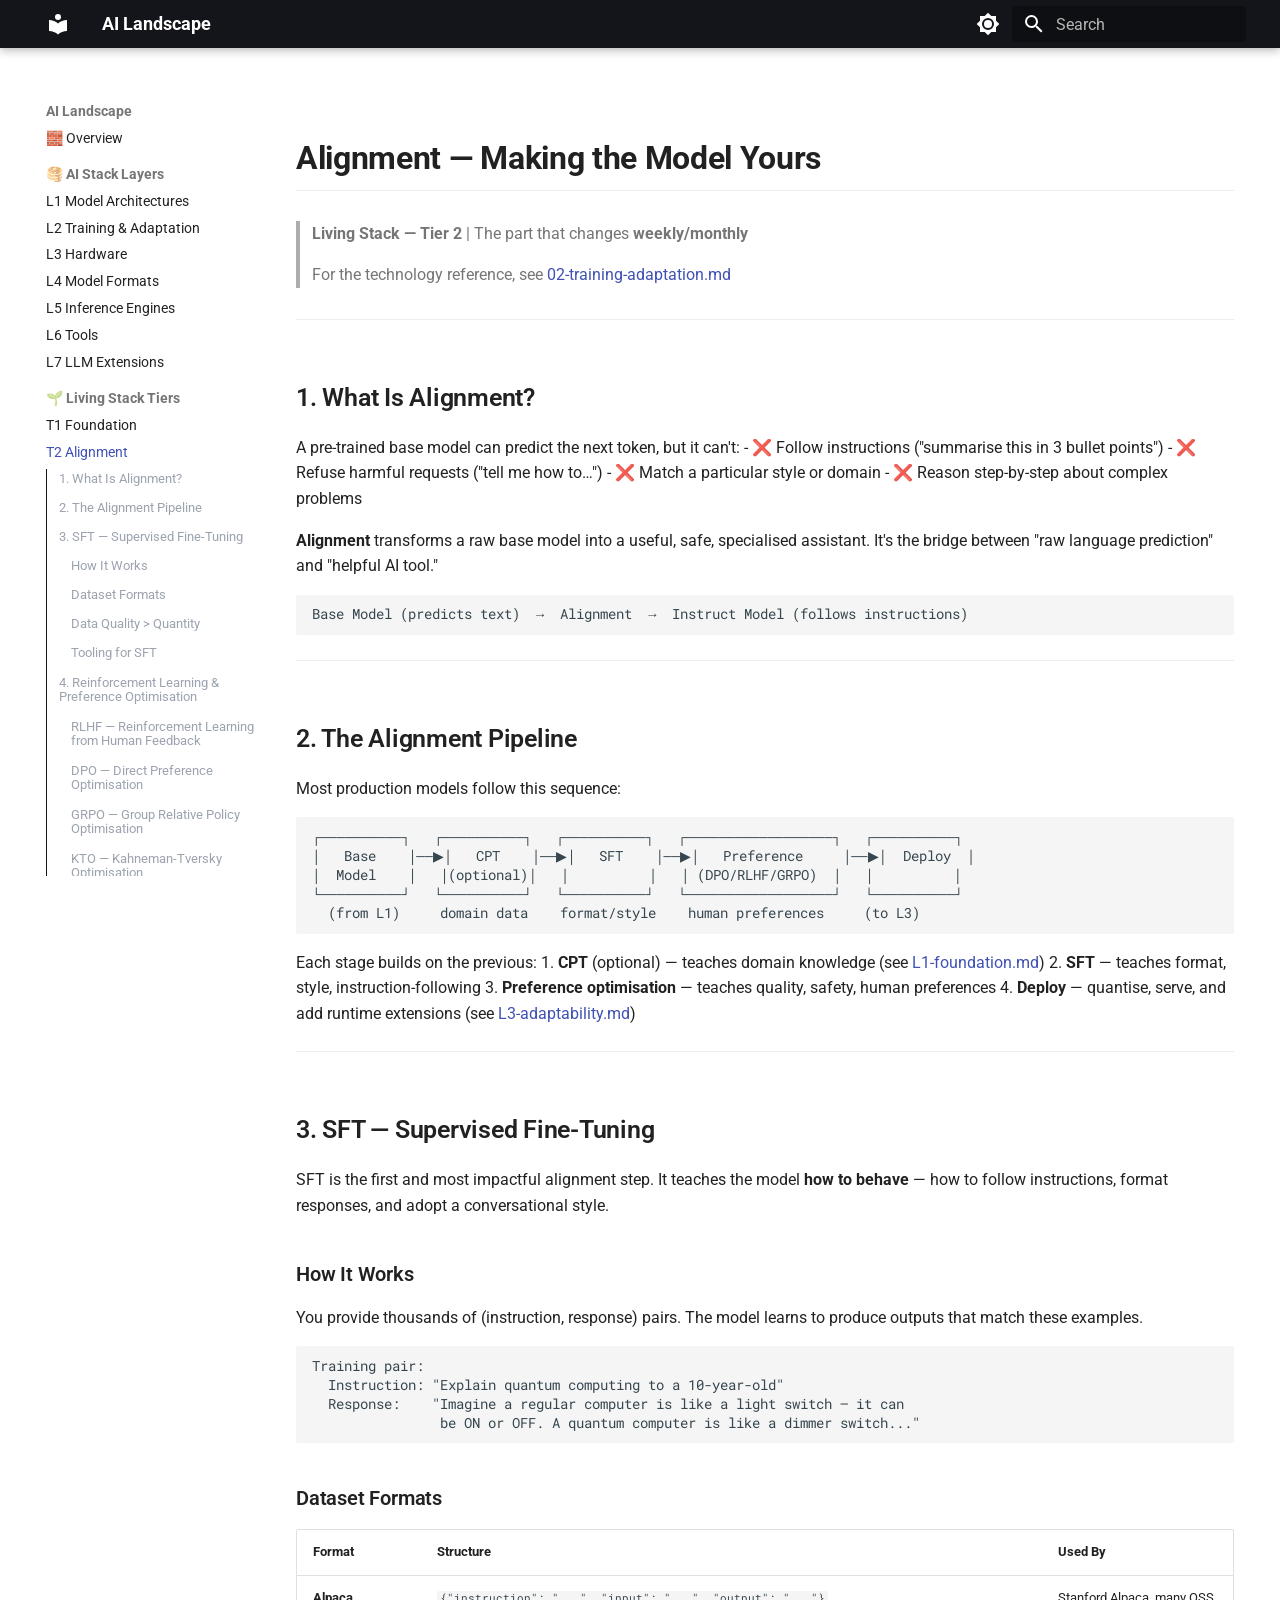
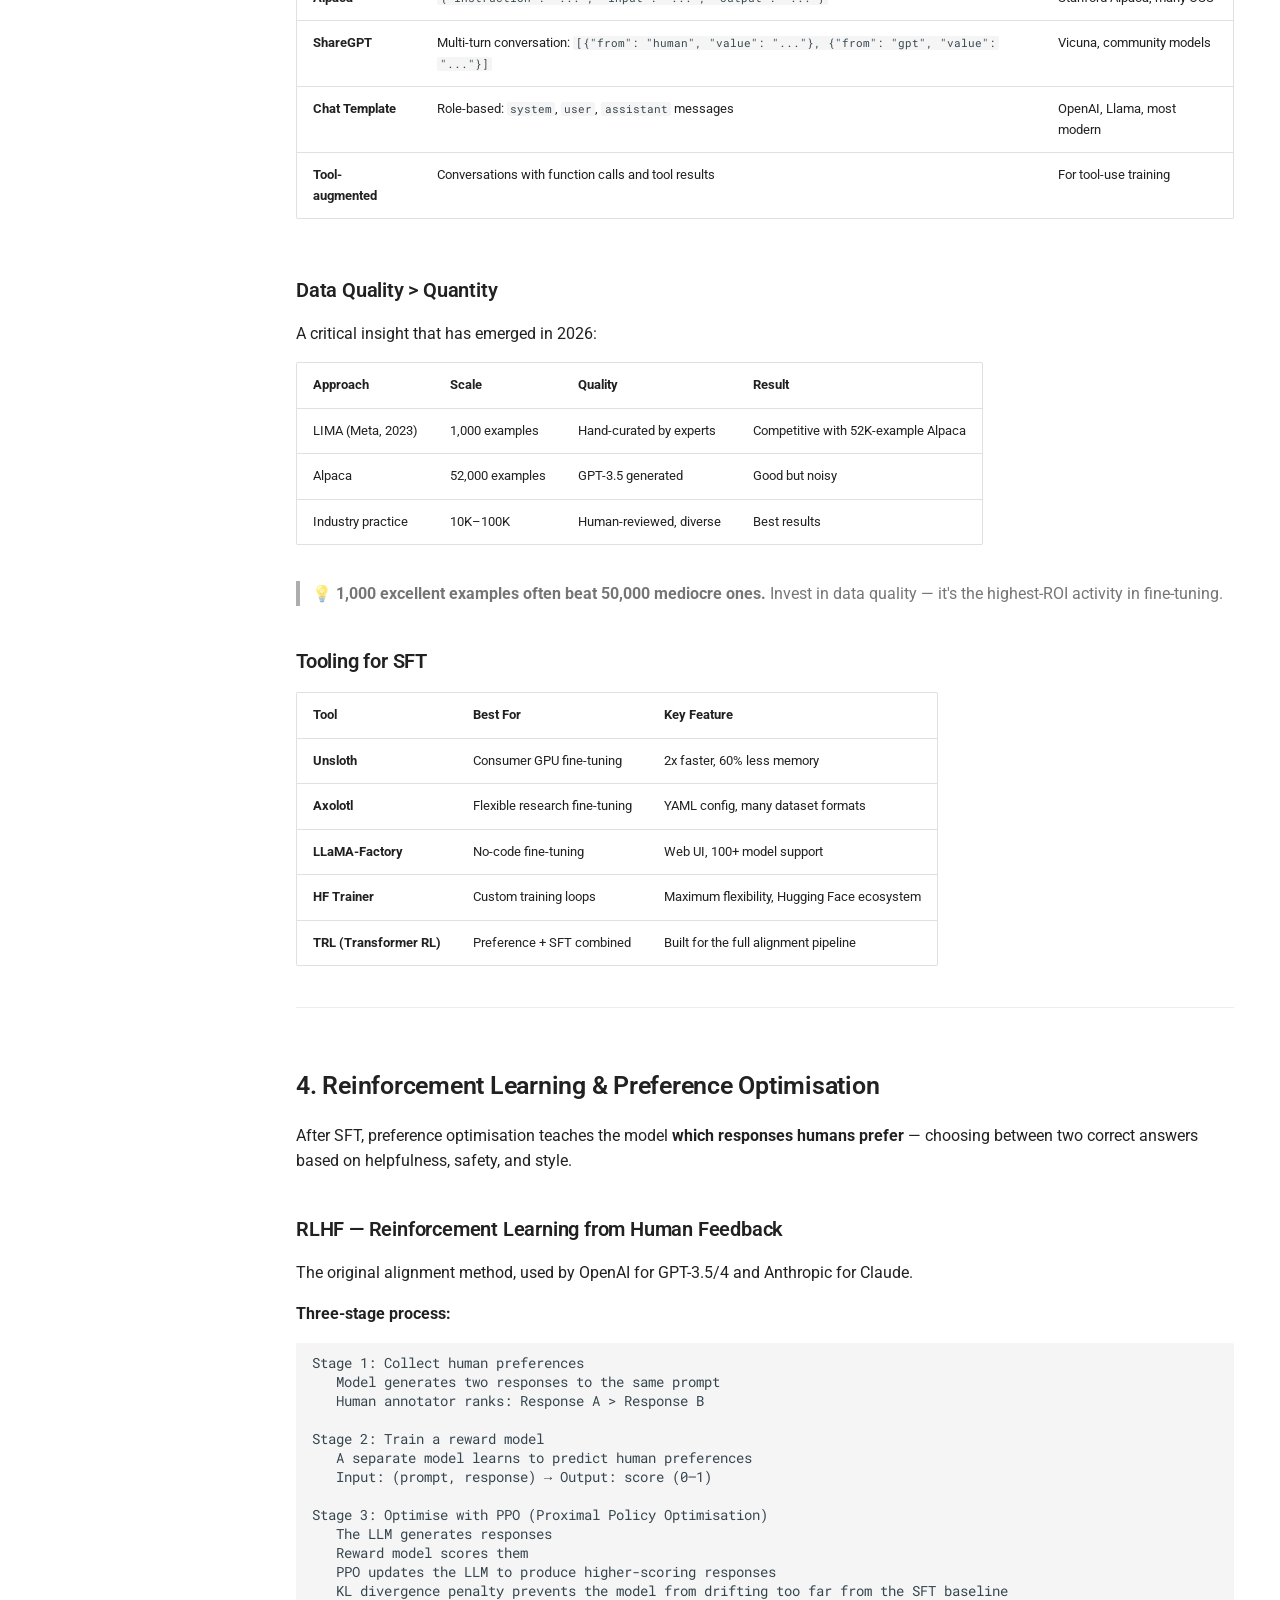
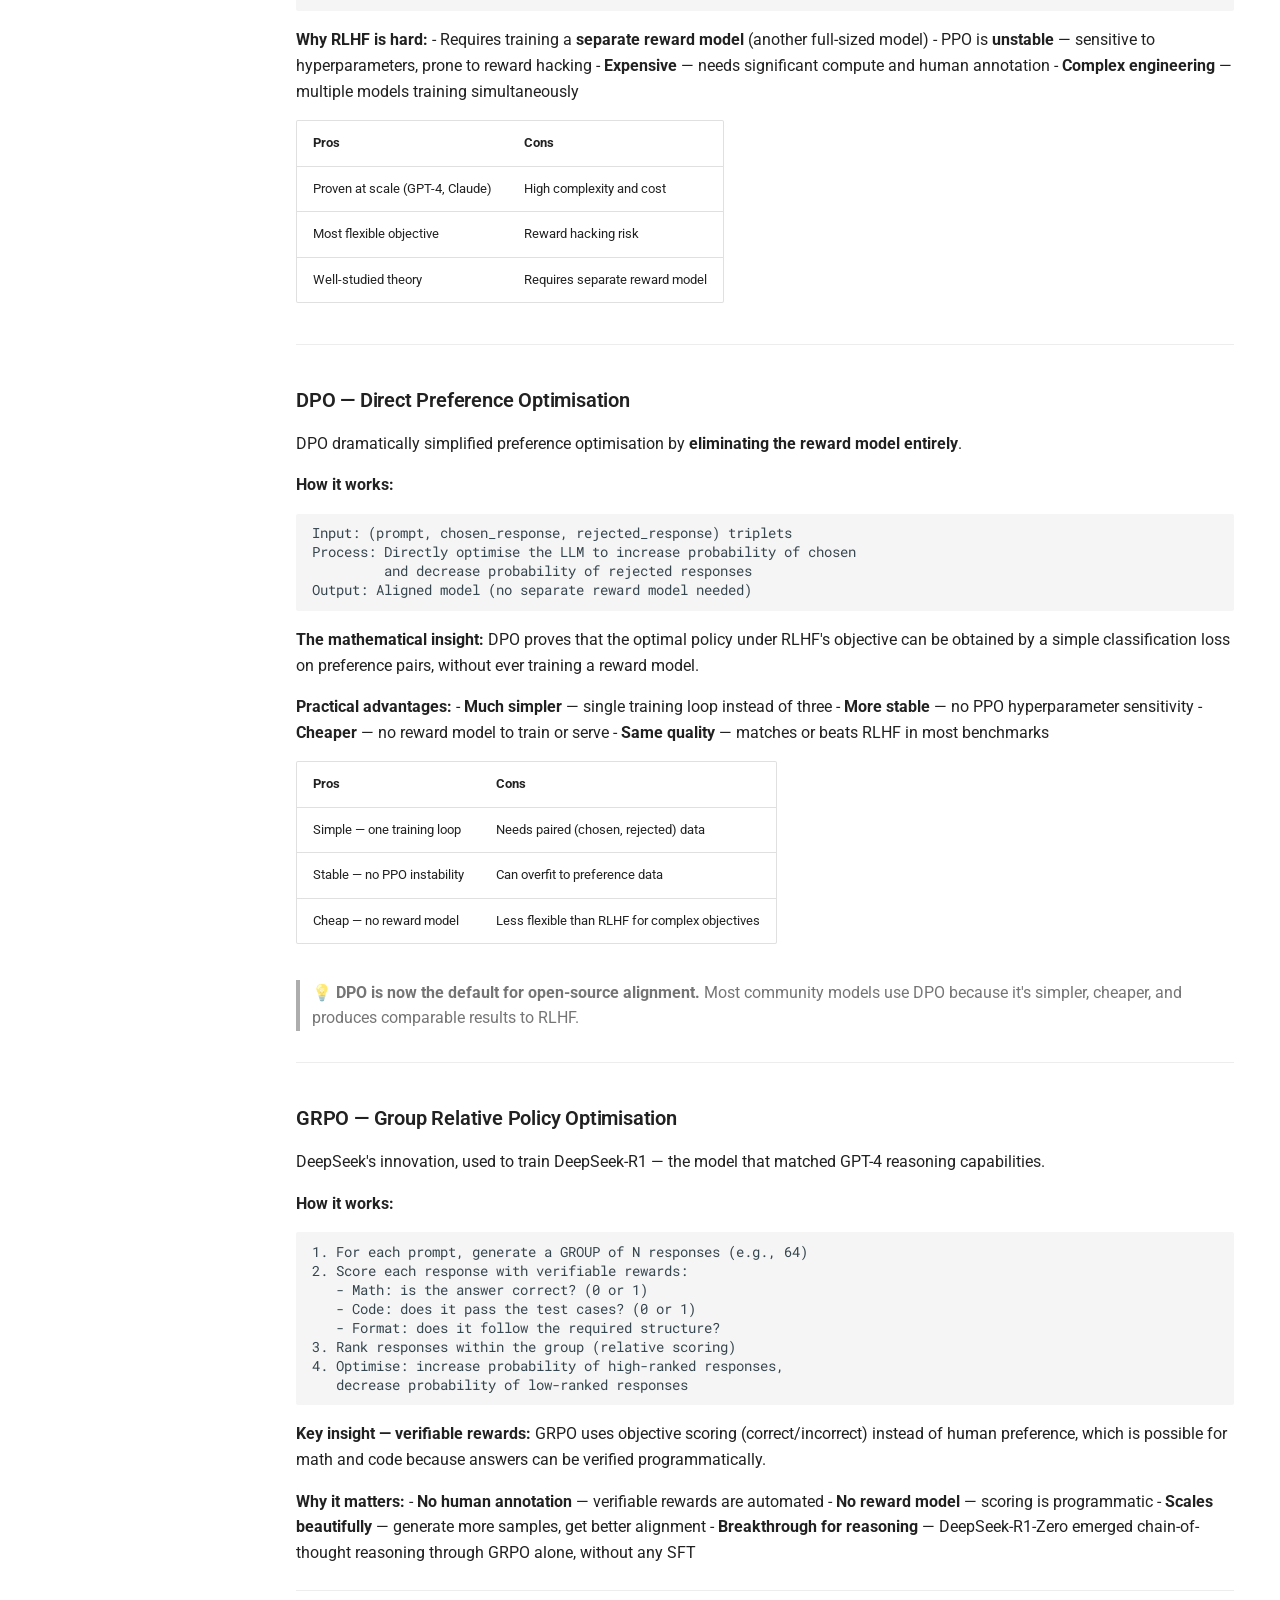
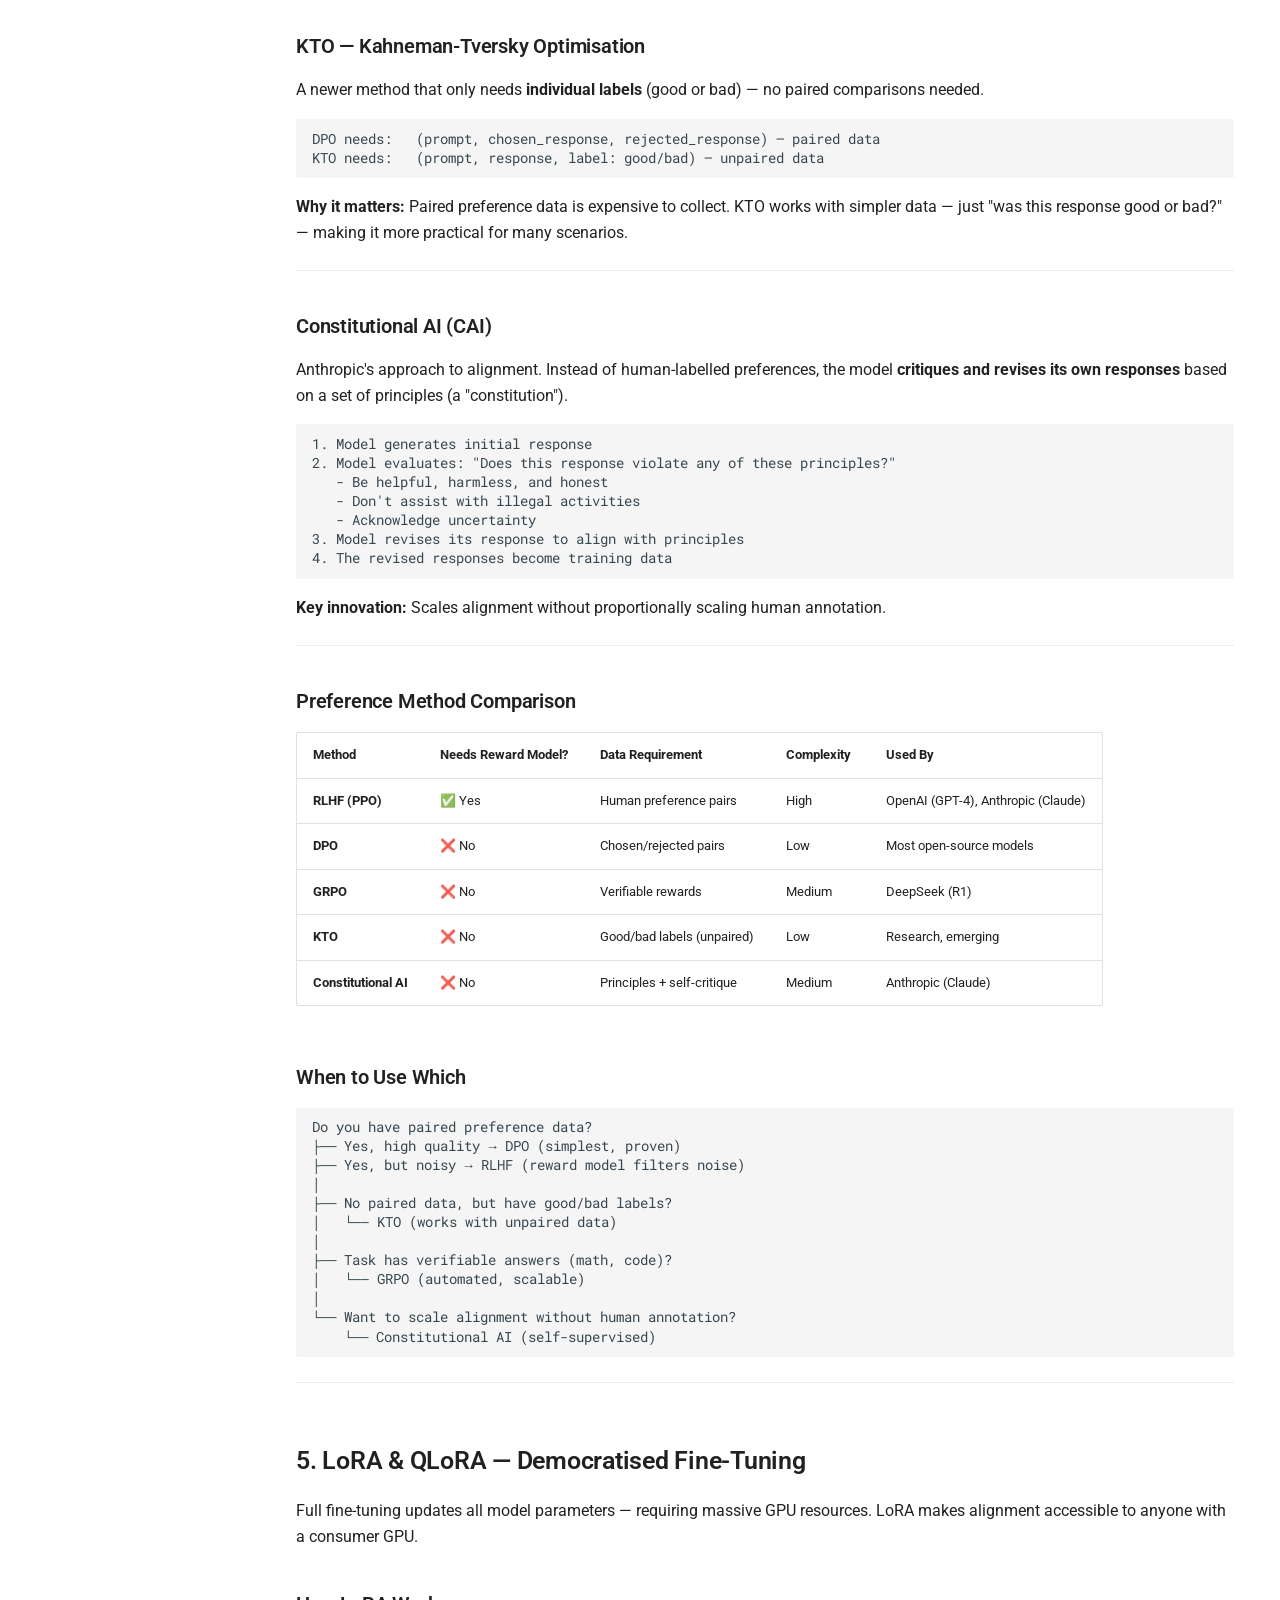
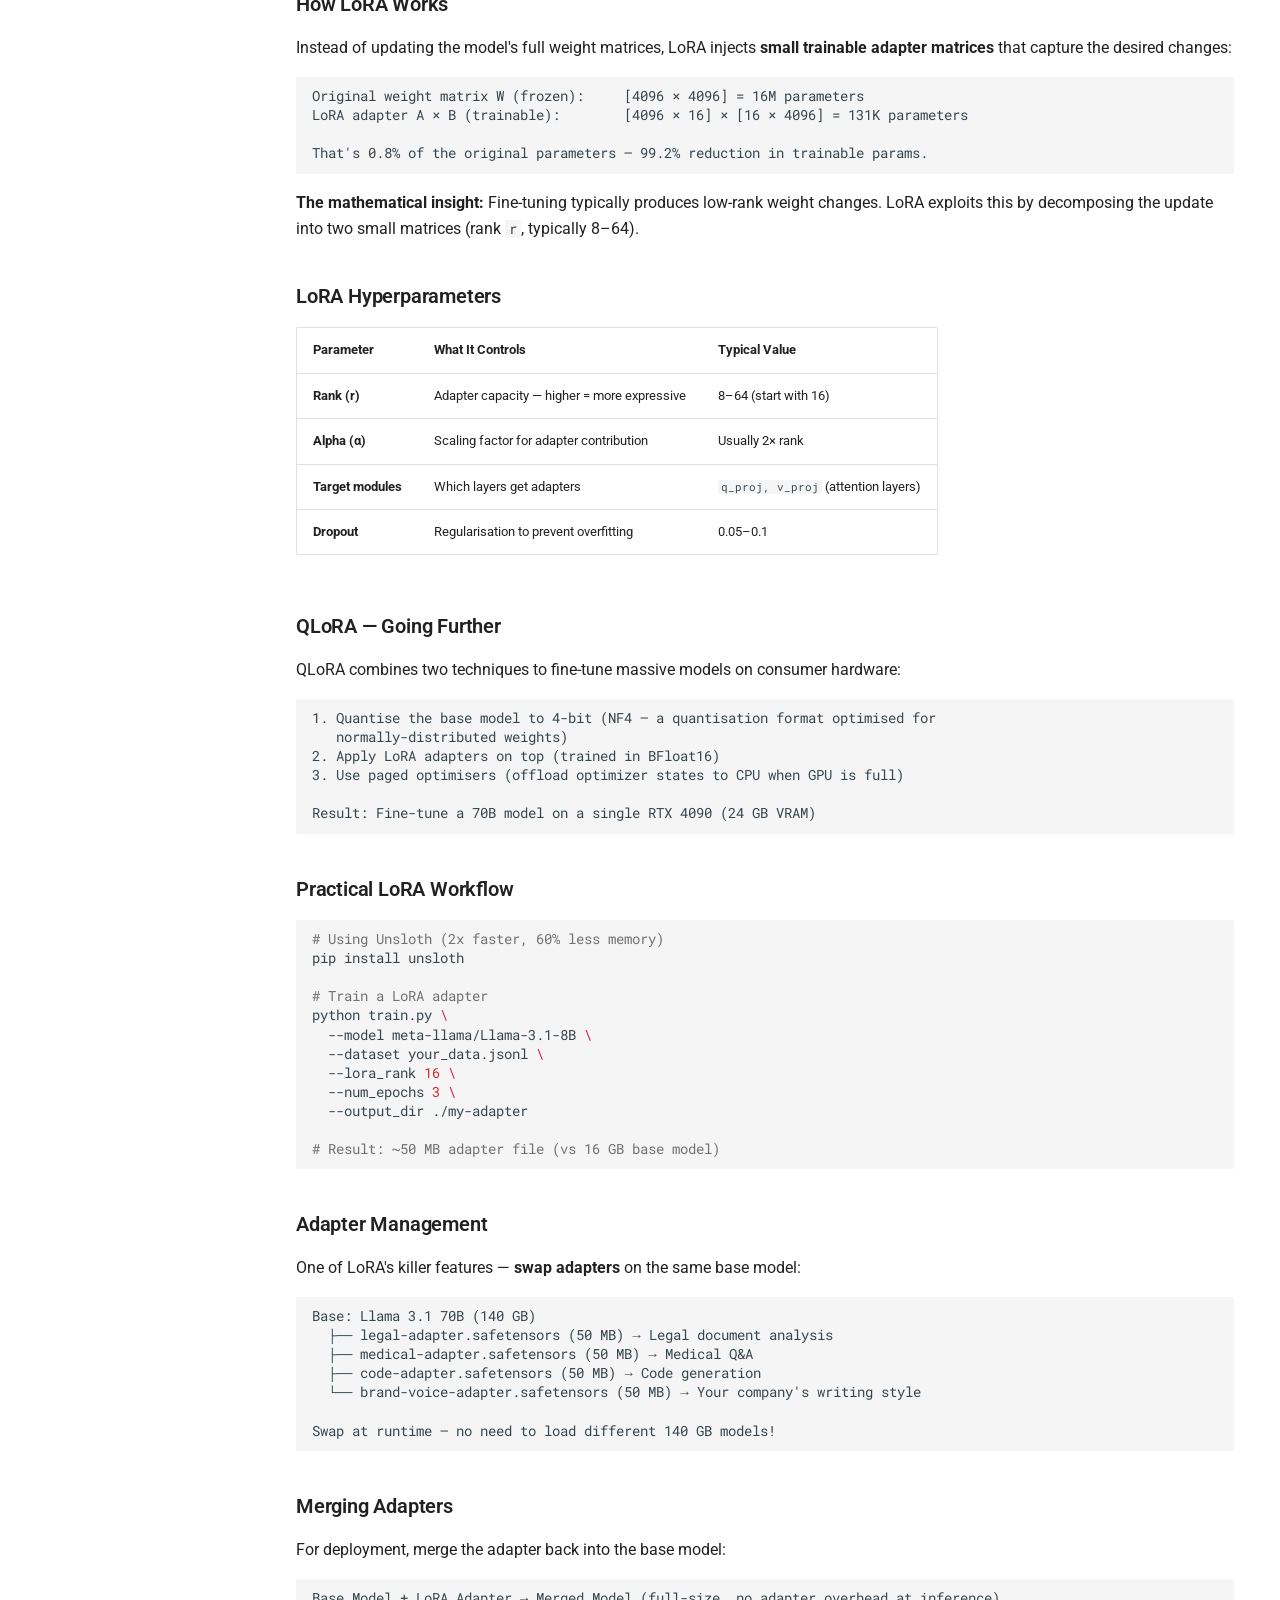
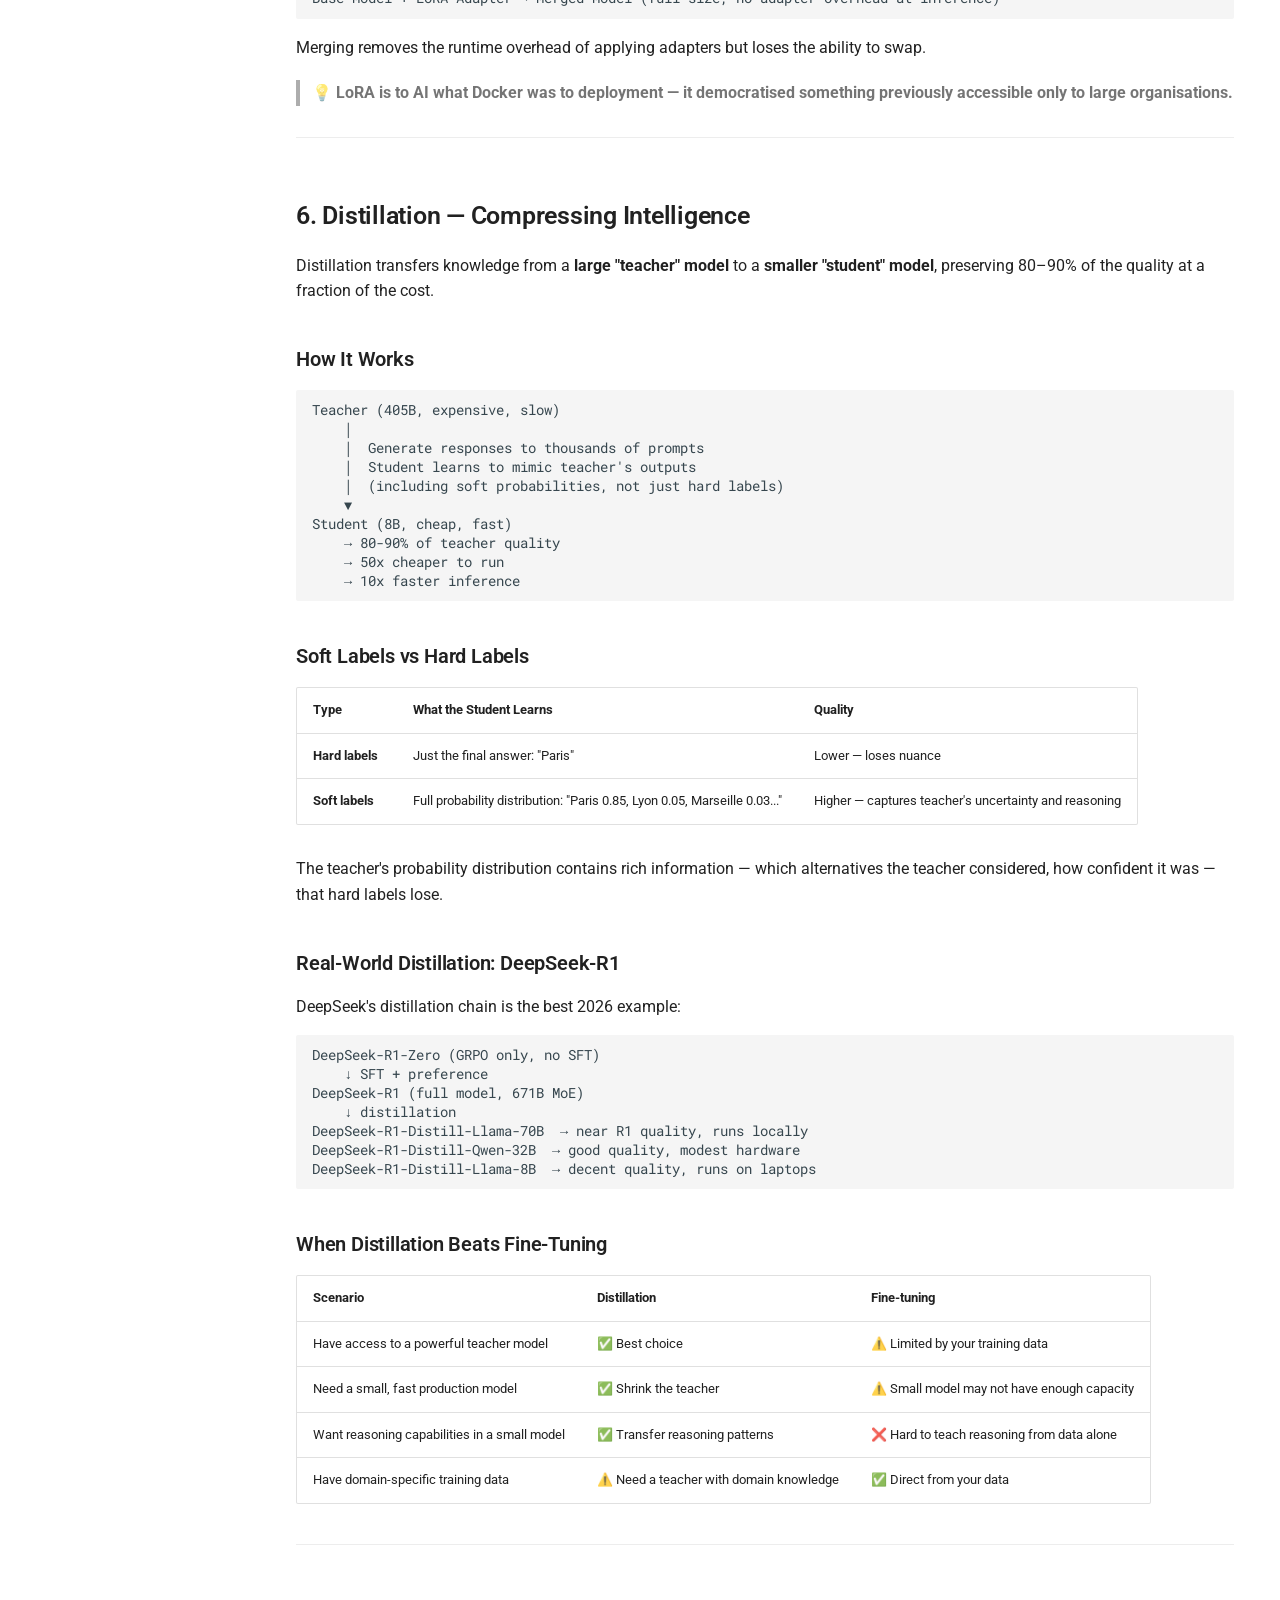
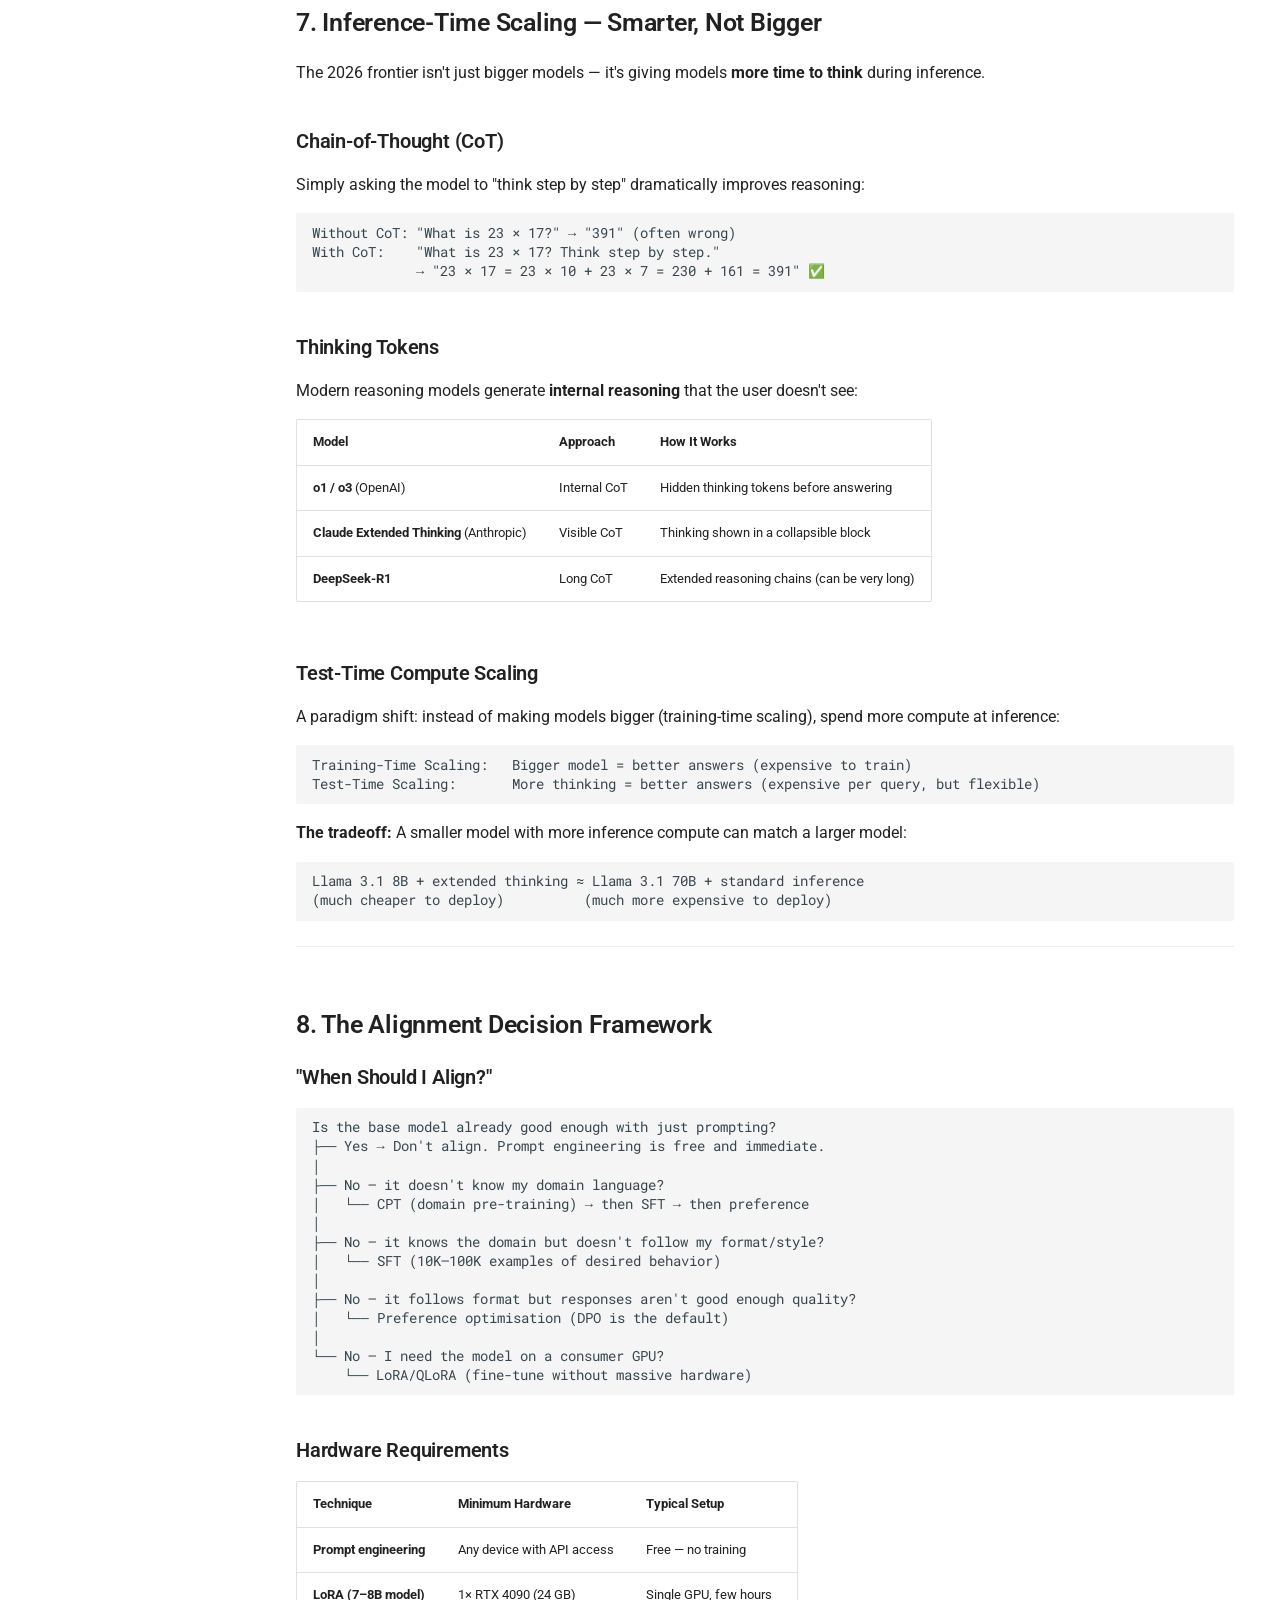
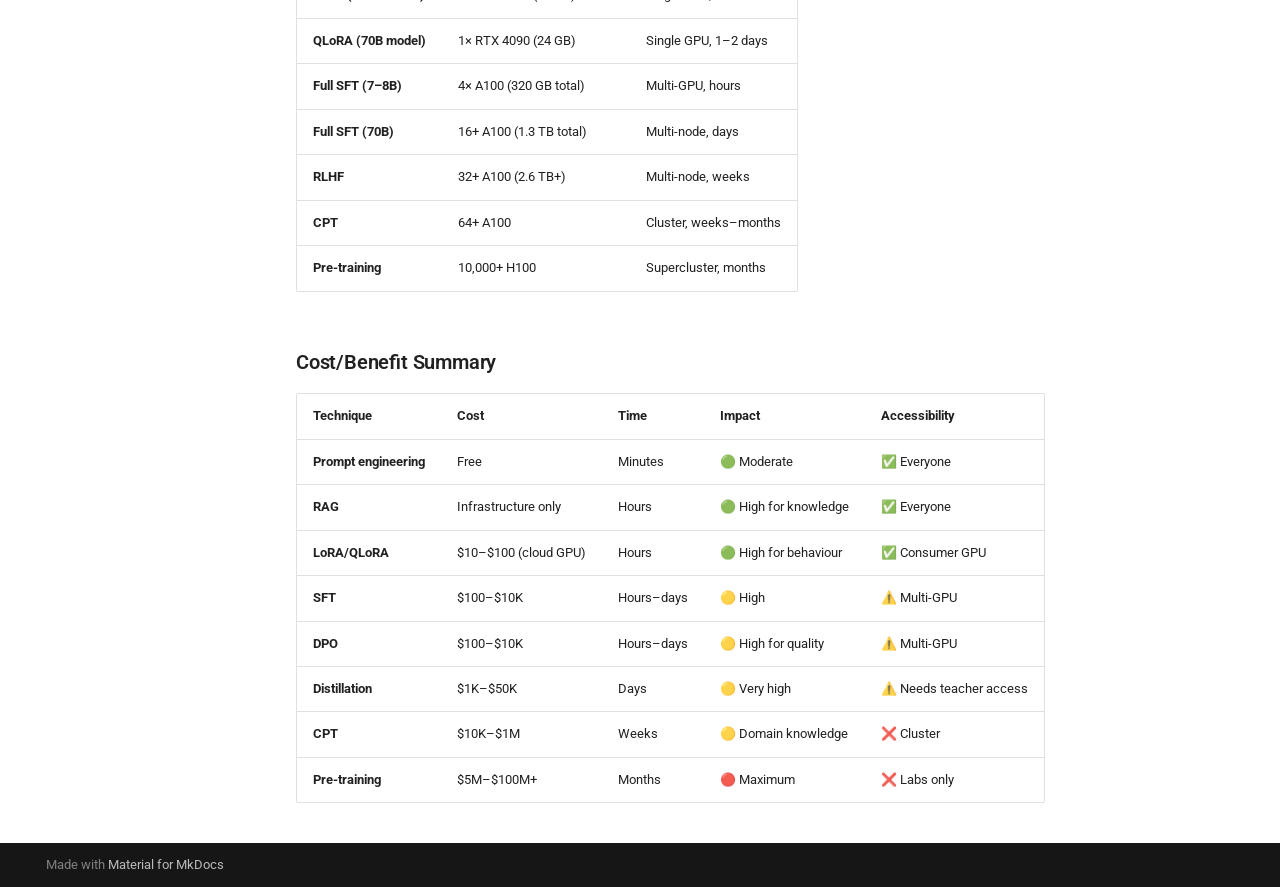
<file: L2-alignment/index.html>
<!doctype html>
<html lang="en" class="no-js">
  <head>
    
      <meta charset="utf-8">
      <meta name="viewport" content="width=device-width,initial-scale=1">
      
        <meta name="description" content="Documentation for AI architectures, tools, and foundations.">
      
      
      
        <link rel="canonical" href="https://jaojbls.github.io/ai-landscape/L2-alignment/">
      
      
        <link rel="prev" href="../L1-foundation/">
      
      
        <link rel="next" href="../L3-adaptability/">
      
      
        
      
      
      <link rel="icon" href="../assets/images/favicon.png">
      <meta name="generator" content="mkdocs-1.6.1, mkdocs-material-9.7.6">
    
    
      
        <title>T2 Alignment - AI Landscape</title>
      
    
    
      <link rel="stylesheet" href="../assets/stylesheets/main.484c7ddc.min.css">
      
        
        <link rel="stylesheet" href="../assets/stylesheets/palette.ab4e12ef.min.css">
      
      


    
    
      
    
    
      
        
        
        <link rel="preconnect" href="https://fonts.gstatic.com" crossorigin>
        <link rel="stylesheet" href="https://fonts.googleapis.com/css?family=Roboto:300,300i,400,400i,700,700i%7CRoboto+Mono:400,400i,700,700i&display=fallback">
        <style>:root{--md-text-font:"Roboto";--md-code-font:"Roboto Mono"}</style>
      
    
    
      <link rel="stylesheet" href="../stylesheets/extra.css">
    
    <script>__md_scope=new URL("..",location),__md_hash=e=>[...e].reduce(((e,_)=>(e<<5)-e+_.charCodeAt(0)),0),__md_get=(e,_=localStorage,t=__md_scope)=>JSON.parse(_.getItem(t.pathname+"."+e)),__md_set=(e,_,t=localStorage,a=__md_scope)=>{try{t.setItem(a.pathname+"."+e,JSON.stringify(_))}catch(e){}}</script>
    
      

    
    
  </head>
  
  
    
    
      
    
    
    
    
    <body dir="ltr" data-md-color-scheme="default" data-md-color-primary="black" data-md-color-accent="grey">
  
    
    <input class="md-toggle" data-md-toggle="drawer" type="checkbox" id="__drawer" autocomplete="off">
    <input class="md-toggle" data-md-toggle="search" type="checkbox" id="__search" autocomplete="off">
    <label class="md-overlay" for="__drawer"></label>
    <div data-md-component="skip">
      
        
        <a href="#alignment-making-the-model-yours" class="md-skip">
          Skip to content
        </a>
      
    </div>
    <div data-md-component="announce">
      
    </div>
    
    
      

  

<header class="md-header md-header--shadow" data-md-component="header">
  <nav class="md-header__inner md-grid" aria-label="Header">
    <a href=".." title="AI Landscape" class="md-header__button md-logo" aria-label="AI Landscape" data-md-component="logo">
      
  
  <svg xmlns="http://www.w3.org/2000/svg" viewBox="0 0 24 24"><path d="M12 8a3 3 0 0 0 3-3 3 3 0 0 0-3-3 3 3 0 0 0-3 3 3 3 0 0 0 3 3m0 3.54C9.64 9.35 6.5 8 3 8v11c3.5 0 6.64 1.35 9 3.54 2.36-2.19 5.5-3.54 9-3.54V8c-3.5 0-6.64 1.35-9 3.54"/></svg>

    </a>
    <label class="md-header__button md-icon" for="__drawer">
      
      <svg xmlns="http://www.w3.org/2000/svg" viewBox="0 0 24 24"><path d="M3 6h18v2H3zm0 5h18v2H3zm0 5h18v2H3z"/></svg>
    </label>
    <div class="md-header__title" data-md-component="header-title">
      <div class="md-header__ellipsis">
        <div class="md-header__topic">
          <span class="md-ellipsis">
            AI Landscape
          </span>
        </div>
        <div class="md-header__topic" data-md-component="header-topic">
          <span class="md-ellipsis">
            
              T2 Alignment
            
          </span>
        </div>
      </div>
    </div>
    
      
        <form class="md-header__option" data-md-component="palette">
  
    
    
    
    <input class="md-option" data-md-color-media="" data-md-color-scheme="default" data-md-color-primary="black" data-md-color-accent="grey"  aria-label="Switch to dark mode"  type="radio" name="__palette" id="__palette_0">
    
      <label class="md-header__button md-icon" title="Switch to dark mode" for="__palette_1" hidden>
        <svg xmlns="http://www.w3.org/2000/svg" viewBox="0 0 24 24"><path d="M12 8a4 4 0 0 0-4 4 4 4 0 0 0 4 4 4 4 0 0 0 4-4 4 4 0 0 0-4-4m0 10a6 6 0 0 1-6-6 6 6 0 0 1 6-6 6 6 0 0 1 6 6 6 6 0 0 1-6 6m8-9.31V4h-4.69L12 .69 8.69 4H4v4.69L.69 12 4 15.31V20h4.69L12 23.31 15.31 20H20v-4.69L23.31 12z"/></svg>
      </label>
    
  
    
    
    
    <input class="md-option" data-md-color-media="" data-md-color-scheme="slate" data-md-color-primary="black" data-md-color-accent="grey"  aria-label="Switch to light mode"  type="radio" name="__palette" id="__palette_1">
    
      <label class="md-header__button md-icon" title="Switch to light mode" for="__palette_0" hidden>
        <svg xmlns="http://www.w3.org/2000/svg" viewBox="0 0 24 24"><path d="M12 18c-.89 0-1.74-.2-2.5-.55C11.56 16.5 13 14.42 13 12s-1.44-4.5-3.5-5.45C10.26 6.2 11.11 6 12 6a6 6 0 0 1 6 6 6 6 0 0 1-6 6m8-9.31V4h-4.69L12 .69 8.69 4H4v4.69L.69 12 4 15.31V20h4.69L12 23.31 15.31 20H20v-4.69L23.31 12z"/></svg>
      </label>
    
  
</form>
      
    
    
      <script>var palette=__md_get("__palette");if(palette&&palette.color){if("(prefers-color-scheme)"===palette.color.media){var media=matchMedia("(prefers-color-scheme: light)"),input=document.querySelector(media.matches?"[data-md-color-media='(prefers-color-scheme: light)']":"[data-md-color-media='(prefers-color-scheme: dark)']");palette.color.media=input.getAttribute("data-md-color-media"),palette.color.scheme=input.getAttribute("data-md-color-scheme"),palette.color.primary=input.getAttribute("data-md-color-primary"),palette.color.accent=input.getAttribute("data-md-color-accent")}for(var[key,value]of Object.entries(palette.color))document.body.setAttribute("data-md-color-"+key,value)}</script>
    
    
    
      
      
        <label class="md-header__button md-icon" for="__search">
          
          <svg xmlns="http://www.w3.org/2000/svg" viewBox="0 0 24 24"><path d="M9.5 3A6.5 6.5 0 0 1 16 9.5c0 1.61-.59 3.09-1.56 4.23l.27.27h.79l5 5-1.5 1.5-5-5v-.79l-.27-.27A6.52 6.52 0 0 1 9.5 16 6.5 6.5 0 0 1 3 9.5 6.5 6.5 0 0 1 9.5 3m0 2C7 5 5 7 5 9.5S7 14 9.5 14 14 12 14 9.5 12 5 9.5 5"/></svg>
        </label>
        <div class="md-search" data-md-component="search" role="dialog">
  <label class="md-search__overlay" for="__search"></label>
  <div class="md-search__inner" role="search">
    <form class="md-search__form" name="search">
      <input type="text" class="md-search__input" name="query" aria-label="Search" placeholder="Search" autocapitalize="off" autocorrect="off" autocomplete="off" spellcheck="false" data-md-component="search-query" required>
      <label class="md-search__icon md-icon" for="__search">
        
        <svg xmlns="http://www.w3.org/2000/svg" viewBox="0 0 24 24"><path d="M9.5 3A6.5 6.5 0 0 1 16 9.5c0 1.61-.59 3.09-1.56 4.23l.27.27h.79l5 5-1.5 1.5-5-5v-.79l-.27-.27A6.52 6.52 0 0 1 9.5 16 6.5 6.5 0 0 1 3 9.5 6.5 6.5 0 0 1 9.5 3m0 2C7 5 5 7 5 9.5S7 14 9.5 14 14 12 14 9.5 12 5 9.5 5"/></svg>
        
        <svg xmlns="http://www.w3.org/2000/svg" viewBox="0 0 24 24"><path d="M20 11v2H8l5.5 5.5-1.42 1.42L4.16 12l7.92-7.92L13.5 5.5 8 11z"/></svg>
      </label>
      <nav class="md-search__options" aria-label="Search">
        
        <button type="reset" class="md-search__icon md-icon" title="Clear" aria-label="Clear" tabindex="-1">
          
          <svg xmlns="http://www.w3.org/2000/svg" viewBox="0 0 24 24"><path d="M19 6.41 17.59 5 12 10.59 6.41 5 5 6.41 10.59 12 5 17.59 6.41 19 12 13.41 17.59 19 19 17.59 13.41 12z"/></svg>
        </button>
      </nav>
      
        <div class="md-search__suggest" data-md-component="search-suggest"></div>
      
    </form>
    <div class="md-search__output">
      <div class="md-search__scrollwrap" tabindex="0" data-md-scrollfix>
        <div class="md-search-result" data-md-component="search-result">
          <div class="md-search-result__meta">
            Initializing search
          </div>
          <ol class="md-search-result__list" role="presentation"></ol>
        </div>
      </div>
    </div>
  </div>
</div>
      
    
    
  </nav>
  
</header>
    
    <div class="md-container" data-md-component="container">
      
      
        
          
        
      
      <main class="md-main" data-md-component="main">
        <div class="md-main__inner md-grid">
          
            
              
              <div class="md-sidebar md-sidebar--primary" data-md-component="sidebar" data-md-type="navigation" >
                <div class="md-sidebar__scrollwrap">
                  <div class="md-sidebar__inner">
                    



  

<nav class="md-nav md-nav--primary md-nav--integrated" aria-label="Navigation" data-md-level="0">
  <label class="md-nav__title" for="__drawer">
    <a href=".." title="AI Landscape" class="md-nav__button md-logo" aria-label="AI Landscape" data-md-component="logo">
      
  
  <svg xmlns="http://www.w3.org/2000/svg" viewBox="0 0 24 24"><path d="M12 8a3 3 0 0 0 3-3 3 3 0 0 0-3-3 3 3 0 0 0-3 3 3 3 0 0 0 3 3m0 3.54C9.64 9.35 6.5 8 3 8v11c3.5 0 6.64 1.35 9 3.54 2.36-2.19 5.5-3.54 9-3.54V8c-3.5 0-6.64 1.35-9 3.54"/></svg>

    </a>
    AI Landscape
  </label>
  
  <ul class="md-nav__list" data-md-scrollfix>
    
      
      
  
  
  
  
    <li class="md-nav__item">
      <a href=".." class="md-nav__link">
        
  
  
  <span class="md-ellipsis">
    
  
    🧱 Overview
  

    
  </span>
  
  

      </a>
    </li>
  

    
      
      
  
  
  
  
    
    
    
    
      
        
        
      
    
    
    <li class="md-nav__item md-nav__item--section md-nav__item--nested">
      
        
        
        <input class="md-nav__toggle md-toggle " type="checkbox" id="__nav_2" >
        
          
          <label class="md-nav__link" for="__nav_2" id="__nav_2_label" tabindex="">
            
  
  
  <span class="md-ellipsis">
    
  
    🥞 AI Stack Layers
  

    
  </span>
  
  

            <span class="md-nav__icon md-icon"></span>
          </label>
        
        <nav class="md-nav" data-md-level="1" aria-labelledby="__nav_2_label" aria-expanded="false">
          <label class="md-nav__title" for="__nav_2">
            <span class="md-nav__icon md-icon"></span>
            
  
    🥞 AI Stack Layers
  

          </label>
          <ul class="md-nav__list" data-md-scrollfix>
            
              
                
  
  
  
  
    <li class="md-nav__item">
      <a href="../01-model-architectures/" class="md-nav__link">
        
  
  
  <span class="md-ellipsis">
    
  
    L1 Model Architectures
  

    
  </span>
  
  

      </a>
    </li>
  

              
            
              
                
  
  
  
  
    <li class="md-nav__item">
      <a href="../02-training-adaptation/" class="md-nav__link">
        
  
  
  <span class="md-ellipsis">
    
  
    L2 Training & Adaptation
  

    
  </span>
  
  

      </a>
    </li>
  

              
            
              
                
  
  
  
  
    <li class="md-nav__item">
      <a href="../03-hardware/" class="md-nav__link">
        
  
  
  <span class="md-ellipsis">
    
  
    L3 Hardware
  

    
  </span>
  
  

      </a>
    </li>
  

              
            
              
                
  
  
  
  
    <li class="md-nav__item">
      <a href="../04-model-formats/" class="md-nav__link">
        
  
  
  <span class="md-ellipsis">
    
  
    L4 Model Formats
  

    
  </span>
  
  

      </a>
    </li>
  

              
            
              
                
  
  
  
  
    <li class="md-nav__item">
      <a href="../05-inference-engines/" class="md-nav__link">
        
  
  
  <span class="md-ellipsis">
    
  
    L5 Inference Engines
  

    
  </span>
  
  

      </a>
    </li>
  

              
            
              
                
  
  
  
  
    <li class="md-nav__item">
      <a href="../06-tools/" class="md-nav__link">
        
  
  
  <span class="md-ellipsis">
    
  
    L6 Tools
  

    
  </span>
  
  

      </a>
    </li>
  

              
            
              
                
  
  
  
  
    <li class="md-nav__item">
      <a href="../07-llm-extensions/" class="md-nav__link">
        
  
  
  <span class="md-ellipsis">
    
  
    L7 LLM Extensions
  

    
  </span>
  
  

      </a>
    </li>
  

              
            
          </ul>
        </nav>
      
    </li>
  

    
      
      
  
  
    
  
  
  
    
    
    
    
      
        
        
      
    
    
    <li class="md-nav__item md-nav__item--active md-nav__item--section md-nav__item--nested">
      
        
        
        <input class="md-nav__toggle md-toggle " type="checkbox" id="__nav_3" checked>
        
          
          <label class="md-nav__link" for="__nav_3" id="__nav_3_label" tabindex="">
            
  
  
  <span class="md-ellipsis">
    
  
    🌱 Living Stack Tiers
  

    
  </span>
  
  

            <span class="md-nav__icon md-icon"></span>
          </label>
        
        <nav class="md-nav" data-md-level="1" aria-labelledby="__nav_3_label" aria-expanded="true">
          <label class="md-nav__title" for="__nav_3">
            <span class="md-nav__icon md-icon"></span>
            
  
    🌱 Living Stack Tiers
  

          </label>
          <ul class="md-nav__list" data-md-scrollfix>
            
              
                
  
  
  
  
    <li class="md-nav__item">
      <a href="../L1-foundation/" class="md-nav__link">
        
  
  
  <span class="md-ellipsis">
    
  
    T1 Foundation
  

    
  </span>
  
  

      </a>
    </li>
  

              
            
              
                
  
  
    
  
  
  
    <li class="md-nav__item md-nav__item--active">
      
      <input class="md-nav__toggle md-toggle" type="checkbox" id="__toc">
      
      
        
      
      
        <label class="md-nav__link md-nav__link--active" for="__toc">
          
  
  
  <span class="md-ellipsis">
    
  
    T2 Alignment
  

    
  </span>
  
  

          <span class="md-nav__icon md-icon"></span>
        </label>
      
      <a href="./" class="md-nav__link md-nav__link--active">
        
  
  
  <span class="md-ellipsis">
    
  
    T2 Alignment
  

    
  </span>
  
  

      </a>
      
        

<nav class="md-nav md-nav--secondary" aria-label="Table of contents">
  
  
  
    
  
  
    <label class="md-nav__title" for="__toc">
      <span class="md-nav__icon md-icon"></span>
      Table of contents
    </label>
    <ul class="md-nav__list" data-md-component="toc" data-md-scrollfix>
      
        <li class="md-nav__item">
  <a href="#1-what-is-alignment" class="md-nav__link">
    <span class="md-ellipsis">
      
        1. What Is Alignment?
      
    </span>
  </a>
  
</li>
      
        <li class="md-nav__item">
  <a href="#2-the-alignment-pipeline" class="md-nav__link">
    <span class="md-ellipsis">
      
        2. The Alignment Pipeline
      
    </span>
  </a>
  
</li>
      
        <li class="md-nav__item">
  <a href="#3-sft-supervised-fine-tuning" class="md-nav__link">
    <span class="md-ellipsis">
      
        3. SFT — Supervised Fine-Tuning
      
    </span>
  </a>
  
    <nav class="md-nav" aria-label="3. SFT — Supervised Fine-Tuning">
      <ul class="md-nav__list">
        
          <li class="md-nav__item">
  <a href="#how-it-works" class="md-nav__link">
    <span class="md-ellipsis">
      
        How It Works
      
    </span>
  </a>
  
</li>
        
          <li class="md-nav__item">
  <a href="#dataset-formats" class="md-nav__link">
    <span class="md-ellipsis">
      
        Dataset Formats
      
    </span>
  </a>
  
</li>
        
          <li class="md-nav__item">
  <a href="#data-quality-quantity" class="md-nav__link">
    <span class="md-ellipsis">
      
        Data Quality &gt; Quantity
      
    </span>
  </a>
  
</li>
        
          <li class="md-nav__item">
  <a href="#tooling-for-sft" class="md-nav__link">
    <span class="md-ellipsis">
      
        Tooling for SFT
      
    </span>
  </a>
  
</li>
        
      </ul>
    </nav>
  
</li>
      
        <li class="md-nav__item">
  <a href="#4-reinforcement-learning-preference-optimisation" class="md-nav__link">
    <span class="md-ellipsis">
      
        4. Reinforcement Learning &amp; Preference Optimisation
      
    </span>
  </a>
  
    <nav class="md-nav" aria-label="4. Reinforcement Learning &amp; Preference Optimisation">
      <ul class="md-nav__list">
        
          <li class="md-nav__item">
  <a href="#rlhf-reinforcement-learning-from-human-feedback" class="md-nav__link">
    <span class="md-ellipsis">
      
        RLHF — Reinforcement Learning from Human Feedback
      
    </span>
  </a>
  
</li>
        
          <li class="md-nav__item">
  <a href="#dpo-direct-preference-optimisation" class="md-nav__link">
    <span class="md-ellipsis">
      
        DPO — Direct Preference Optimisation
      
    </span>
  </a>
  
</li>
        
          <li class="md-nav__item">
  <a href="#grpo-group-relative-policy-optimisation" class="md-nav__link">
    <span class="md-ellipsis">
      
        GRPO — Group Relative Policy Optimisation
      
    </span>
  </a>
  
</li>
        
          <li class="md-nav__item">
  <a href="#kto-kahneman-tversky-optimisation" class="md-nav__link">
    <span class="md-ellipsis">
      
        KTO — Kahneman-Tversky Optimisation
      
    </span>
  </a>
  
</li>
        
          <li class="md-nav__item">
  <a href="#constitutional-ai-cai" class="md-nav__link">
    <span class="md-ellipsis">
      
        Constitutional AI (CAI)
      
    </span>
  </a>
  
</li>
        
          <li class="md-nav__item">
  <a href="#preference-method-comparison" class="md-nav__link">
    <span class="md-ellipsis">
      
        Preference Method Comparison
      
    </span>
  </a>
  
</li>
        
          <li class="md-nav__item">
  <a href="#when-to-use-which" class="md-nav__link">
    <span class="md-ellipsis">
      
        When to Use Which
      
    </span>
  </a>
  
</li>
        
      </ul>
    </nav>
  
</li>
      
        <li class="md-nav__item">
  <a href="#5-lora-qlora-democratised-fine-tuning" class="md-nav__link">
    <span class="md-ellipsis">
      
        5. LoRA &amp; QLoRA — Democratised Fine-Tuning
      
    </span>
  </a>
  
    <nav class="md-nav" aria-label="5. LoRA &amp; QLoRA — Democratised Fine-Tuning">
      <ul class="md-nav__list">
        
          <li class="md-nav__item">
  <a href="#how-lora-works" class="md-nav__link">
    <span class="md-ellipsis">
      
        How LoRA Works
      
    </span>
  </a>
  
</li>
        
          <li class="md-nav__item">
  <a href="#lora-hyperparameters" class="md-nav__link">
    <span class="md-ellipsis">
      
        LoRA Hyperparameters
      
    </span>
  </a>
  
</li>
        
          <li class="md-nav__item">
  <a href="#qlora-going-further" class="md-nav__link">
    <span class="md-ellipsis">
      
        QLoRA — Going Further
      
    </span>
  </a>
  
</li>
        
          <li class="md-nav__item">
  <a href="#practical-lora-workflow" class="md-nav__link">
    <span class="md-ellipsis">
      
        Practical LoRA Workflow
      
    </span>
  </a>
  
</li>
        
          <li class="md-nav__item">
  <a href="#adapter-management" class="md-nav__link">
    <span class="md-ellipsis">
      
        Adapter Management
      
    </span>
  </a>
  
</li>
        
          <li class="md-nav__item">
  <a href="#merging-adapters" class="md-nav__link">
    <span class="md-ellipsis">
      
        Merging Adapters
      
    </span>
  </a>
  
</li>
        
      </ul>
    </nav>
  
</li>
      
        <li class="md-nav__item">
  <a href="#6-distillation-compressing-intelligence" class="md-nav__link">
    <span class="md-ellipsis">
      
        6. Distillation — Compressing Intelligence
      
    </span>
  </a>
  
    <nav class="md-nav" aria-label="6. Distillation — Compressing Intelligence">
      <ul class="md-nav__list">
        
          <li class="md-nav__item">
  <a href="#how-it-works_1" class="md-nav__link">
    <span class="md-ellipsis">
      
        How It Works
      
    </span>
  </a>
  
</li>
        
          <li class="md-nav__item">
  <a href="#soft-labels-vs-hard-labels" class="md-nav__link">
    <span class="md-ellipsis">
      
        Soft Labels vs Hard Labels
      
    </span>
  </a>
  
</li>
        
          <li class="md-nav__item">
  <a href="#real-world-distillation-deepseek-r1" class="md-nav__link">
    <span class="md-ellipsis">
      
        Real-World Distillation: DeepSeek-R1
      
    </span>
  </a>
  
</li>
        
          <li class="md-nav__item">
  <a href="#when-distillation-beats-fine-tuning" class="md-nav__link">
    <span class="md-ellipsis">
      
        When Distillation Beats Fine-Tuning
      
    </span>
  </a>
  
</li>
        
      </ul>
    </nav>
  
</li>
      
        <li class="md-nav__item">
  <a href="#7-inference-time-scaling-smarter-not-bigger" class="md-nav__link">
    <span class="md-ellipsis">
      
        7. Inference-Time Scaling — Smarter, Not Bigger
      
    </span>
  </a>
  
    <nav class="md-nav" aria-label="7. Inference-Time Scaling — Smarter, Not Bigger">
      <ul class="md-nav__list">
        
          <li class="md-nav__item">
  <a href="#chain-of-thought-cot" class="md-nav__link">
    <span class="md-ellipsis">
      
        Chain-of-Thought (CoT)
      
    </span>
  </a>
  
</li>
        
          <li class="md-nav__item">
  <a href="#thinking-tokens" class="md-nav__link">
    <span class="md-ellipsis">
      
        Thinking Tokens
      
    </span>
  </a>
  
</li>
        
          <li class="md-nav__item">
  <a href="#test-time-compute-scaling" class="md-nav__link">
    <span class="md-ellipsis">
      
        Test-Time Compute Scaling
      
    </span>
  </a>
  
</li>
        
      </ul>
    </nav>
  
</li>
      
        <li class="md-nav__item">
  <a href="#8-the-alignment-decision-framework" class="md-nav__link">
    <span class="md-ellipsis">
      
        8. The Alignment Decision Framework
      
    </span>
  </a>
  
    <nav class="md-nav" aria-label="8. The Alignment Decision Framework">
      <ul class="md-nav__list">
        
          <li class="md-nav__item">
  <a href="#when-should-i-align" class="md-nav__link">
    <span class="md-ellipsis">
      
        "When Should I Align?"
      
    </span>
  </a>
  
</li>
        
          <li class="md-nav__item">
  <a href="#hardware-requirements" class="md-nav__link">
    <span class="md-ellipsis">
      
        Hardware Requirements
      
    </span>
  </a>
  
</li>
        
          <li class="md-nav__item">
  <a href="#costbenefit-summary" class="md-nav__link">
    <span class="md-ellipsis">
      
        Cost/Benefit Summary
      
    </span>
  </a>
  
</li>
        
      </ul>
    </nav>
  
</li>
      
    </ul>
  
</nav>
      
    </li>
  

              
            
              
                
  
  
  
  
    <li class="md-nav__item">
      <a href="../L3-adaptability/" class="md-nav__link">
        
  
  
  <span class="md-ellipsis">
    
  
    T3 Adaptability
  

    
  </span>
  
  

      </a>
    </li>
  

              
            
          </ul>
        </nav>
      
    </li>
  

    
  </ul>
</nav>
                  </div>
                </div>
              </div>
            
            
          
          
            <div class="md-content" data-md-component="content">
              
              <article class="md-content__inner md-typeset">
                
                  



<h1 id="alignment-making-the-model-yours">Alignment — Making the Model Yours<a class="headerlink" href="#alignment-making-the-model-yours" title="Permanent link">&para;</a></h1>
<blockquote>
<p><strong>Living Stack — Tier 2</strong> | The part that changes <strong>weekly/monthly</strong></p>
<p>For the technology reference, see <a href="../02-training-adaptation/">02-training-adaptation.md</a></p>
</blockquote>
<hr />
<h2 id="1-what-is-alignment">1. What Is Alignment?<a class="headerlink" href="#1-what-is-alignment" title="Permanent link">&para;</a></h2>
<p>A pre-trained base model can predict the next token, but it can't:
- ❌ Follow instructions ("summarise this in 3 bullet points")
- ❌ Refuse harmful requests ("tell me how to…")
- ❌ Match a particular style or domain
- ❌ Reason step-by-step about complex problems</p>
<p><strong>Alignment</strong> transforms a raw base model into a useful, safe, specialised assistant. It's the bridge between "raw language prediction" and "helpful AI tool."</p>
<div class="highlight"><pre><span></span><code><a id="__codelineno-0-1" name="__codelineno-0-1" href="#__codelineno-0-1"></a>Base Model (predicts text)  →  Alignment  →  Instruct Model (follows instructions)
</code></pre></div>
<hr />
<h2 id="2-the-alignment-pipeline">2. The Alignment Pipeline<a class="headerlink" href="#2-the-alignment-pipeline" title="Permanent link">&para;</a></h2>
<p>Most production models follow this sequence:</p>
<div class="highlight"><pre><span></span><code><a id="__codelineno-1-1" name="__codelineno-1-1" href="#__codelineno-1-1"></a>┌──────────┐   ┌──────────┐   ┌──────────┐   ┌──────────────────┐   ┌──────────┐
<a id="__codelineno-1-2" name="__codelineno-1-2" href="#__codelineno-1-2"></a>│   Base    │──▶│   CPT    │──▶│   SFT    │──▶│   Preference     │──▶│  Deploy  │
<a id="__codelineno-1-3" name="__codelineno-1-3" href="#__codelineno-1-3"></a>│  Model    │   │(optional)│   │          │   │ (DPO/RLHF/GRPO)  │   │          │
<a id="__codelineno-1-4" name="__codelineno-1-4" href="#__codelineno-1-4"></a>└──────────┘   └──────────┘   └──────────┘   └──────────────────┘   └──────────┘
<a id="__codelineno-1-5" name="__codelineno-1-5" href="#__codelineno-1-5"></a>  (from L1)     domain data    format/style    human preferences     (to L3)
</code></pre></div>
<p>Each stage builds on the previous:
1. <strong>CPT</strong> (optional) — teaches domain knowledge (see <a href="../L1-foundation/">L1-foundation.md</a>)
2. <strong>SFT</strong> — teaches format, style, instruction-following
3. <strong>Preference optimisation</strong> — teaches quality, safety, human preferences
4. <strong>Deploy</strong> — quantise, serve, and add runtime extensions (see <a href="../L3-adaptability/">L3-adaptability.md</a>)</p>
<hr />
<h2 id="3-sft-supervised-fine-tuning">3. SFT — Supervised Fine-Tuning<a class="headerlink" href="#3-sft-supervised-fine-tuning" title="Permanent link">&para;</a></h2>
<p>SFT is the first and most impactful alignment step. It teaches the model <strong>how to behave</strong> — how to follow instructions, format responses, and adopt a conversational style.</p>
<h3 id="how-it-works">How It Works<a class="headerlink" href="#how-it-works" title="Permanent link">&para;</a></h3>
<p>You provide thousands of (instruction, response) pairs. The model learns to produce outputs that match these examples.</p>
<div class="highlight"><pre><span></span><code><a id="__codelineno-2-1" name="__codelineno-2-1" href="#__codelineno-2-1"></a>Training pair:
<a id="__codelineno-2-2" name="__codelineno-2-2" href="#__codelineno-2-2"></a>  Instruction: &quot;Explain quantum computing to a 10-year-old&quot;
<a id="__codelineno-2-3" name="__codelineno-2-3" href="#__codelineno-2-3"></a>  Response:    &quot;Imagine a regular computer is like a light switch — it can
<a id="__codelineno-2-4" name="__codelineno-2-4" href="#__codelineno-2-4"></a>                be ON or OFF. A quantum computer is like a dimmer switch...&quot;
</code></pre></div>
<h3 id="dataset-formats">Dataset Formats<a class="headerlink" href="#dataset-formats" title="Permanent link">&para;</a></h3>
<table>
<thead>
<tr>
<th style="text-align: left;">Format</th>
<th style="text-align: left;">Structure</th>
<th style="text-align: left;">Used By</th>
</tr>
</thead>
<tbody>
<tr>
<td style="text-align: left;"><strong>Alpaca</strong></td>
<td style="text-align: left;"><code>{"instruction": "...", "input": "...", "output": "..."}</code></td>
<td style="text-align: left;">Stanford Alpaca, many OSS</td>
</tr>
<tr>
<td style="text-align: left;"><strong>ShareGPT</strong></td>
<td style="text-align: left;">Multi-turn conversation: <code>[{"from": "human", "value": "..."}, {"from": "gpt", "value": "..."}]</code></td>
<td style="text-align: left;">Vicuna, community models</td>
</tr>
<tr>
<td style="text-align: left;"><strong>Chat Template</strong></td>
<td style="text-align: left;">Role-based: <code>system</code>, <code>user</code>, <code>assistant</code> messages</td>
<td style="text-align: left;">OpenAI, Llama, most modern</td>
</tr>
<tr>
<td style="text-align: left;"><strong>Tool-augmented</strong></td>
<td style="text-align: left;">Conversations with function calls and tool results</td>
<td style="text-align: left;">For tool-use training</td>
</tr>
</tbody>
</table>
<h3 id="data-quality-quantity">Data Quality &gt; Quantity<a class="headerlink" href="#data-quality-quantity" title="Permanent link">&para;</a></h3>
<p>A critical insight that has emerged in 2026:</p>
<table>
<thead>
<tr>
<th style="text-align: left;">Approach</th>
<th style="text-align: left;">Scale</th>
<th style="text-align: left;">Quality</th>
<th style="text-align: left;">Result</th>
</tr>
</thead>
<tbody>
<tr>
<td style="text-align: left;">LIMA (Meta, 2023)</td>
<td style="text-align: left;">1,000 examples</td>
<td style="text-align: left;">Hand-curated by experts</td>
<td style="text-align: left;">Competitive with 52K-example Alpaca</td>
</tr>
<tr>
<td style="text-align: left;">Alpaca</td>
<td style="text-align: left;">52,000 examples</td>
<td style="text-align: left;">GPT-3.5 generated</td>
<td style="text-align: left;">Good but noisy</td>
</tr>
<tr>
<td style="text-align: left;">Industry practice</td>
<td style="text-align: left;">10K–100K</td>
<td style="text-align: left;">Human-reviewed, diverse</td>
<td style="text-align: left;">Best results</td>
</tr>
</tbody>
</table>
<blockquote>
<p><strong>💡 1,000 excellent examples often beat 50,000 mediocre ones.</strong> Invest in data quality — it's the highest-ROI activity in fine-tuning.</p>
</blockquote>
<h3 id="tooling-for-sft">Tooling for SFT<a class="headerlink" href="#tooling-for-sft" title="Permanent link">&para;</a></h3>
<table>
<thead>
<tr>
<th style="text-align: left;">Tool</th>
<th style="text-align: left;">Best For</th>
<th style="text-align: left;">Key Feature</th>
</tr>
</thead>
<tbody>
<tr>
<td style="text-align: left;"><strong>Unsloth</strong></td>
<td style="text-align: left;">Consumer GPU fine-tuning</td>
<td style="text-align: left;">2x faster, 60% less memory</td>
</tr>
<tr>
<td style="text-align: left;"><strong>Axolotl</strong></td>
<td style="text-align: left;">Flexible research fine-tuning</td>
<td style="text-align: left;">YAML config, many dataset formats</td>
</tr>
<tr>
<td style="text-align: left;"><strong>LLaMA-Factory</strong></td>
<td style="text-align: left;">No-code fine-tuning</td>
<td style="text-align: left;">Web UI, 100+ model support</td>
</tr>
<tr>
<td style="text-align: left;"><strong>HF Trainer</strong></td>
<td style="text-align: left;">Custom training loops</td>
<td style="text-align: left;">Maximum flexibility, Hugging Face ecosystem</td>
</tr>
<tr>
<td style="text-align: left;"><strong>TRL (Transformer RL)</strong></td>
<td style="text-align: left;">Preference + SFT combined</td>
<td style="text-align: left;">Built for the full alignment pipeline</td>
</tr>
</tbody>
</table>
<hr />
<h2 id="4-reinforcement-learning-preference-optimisation">4. Reinforcement Learning &amp; Preference Optimisation<a class="headerlink" href="#4-reinforcement-learning-preference-optimisation" title="Permanent link">&para;</a></h2>
<p>After SFT, preference optimisation teaches the model <strong>which responses humans prefer</strong> — choosing between two correct answers based on helpfulness, safety, and style.</p>
<h3 id="rlhf-reinforcement-learning-from-human-feedback">RLHF — Reinforcement Learning from Human Feedback<a class="headerlink" href="#rlhf-reinforcement-learning-from-human-feedback" title="Permanent link">&para;</a></h3>
<p>The original alignment method, used by OpenAI for GPT-3.5/4 and Anthropic for Claude.</p>
<p><strong>Three-stage process:</strong></p>
<div class="highlight"><pre><span></span><code><a id="__codelineno-3-1" name="__codelineno-3-1" href="#__codelineno-3-1"></a>Stage 1: Collect human preferences
<a id="__codelineno-3-2" name="__codelineno-3-2" href="#__codelineno-3-2"></a>   Model generates two responses to the same prompt
<a id="__codelineno-3-3" name="__codelineno-3-3" href="#__codelineno-3-3"></a>   Human annotator ranks: Response A &gt; Response B
<a id="__codelineno-3-4" name="__codelineno-3-4" href="#__codelineno-3-4"></a>
<a id="__codelineno-3-5" name="__codelineno-3-5" href="#__codelineno-3-5"></a>Stage 2: Train a reward model
<a id="__codelineno-3-6" name="__codelineno-3-6" href="#__codelineno-3-6"></a>   A separate model learns to predict human preferences
<a id="__codelineno-3-7" name="__codelineno-3-7" href="#__codelineno-3-7"></a>   Input: (prompt, response) → Output: score (0–1)
<a id="__codelineno-3-8" name="__codelineno-3-8" href="#__codelineno-3-8"></a>
<a id="__codelineno-3-9" name="__codelineno-3-9" href="#__codelineno-3-9"></a>Stage 3: Optimise with PPO (Proximal Policy Optimisation)
<a id="__codelineno-3-10" name="__codelineno-3-10" href="#__codelineno-3-10"></a>   The LLM generates responses
<a id="__codelineno-3-11" name="__codelineno-3-11" href="#__codelineno-3-11"></a>   Reward model scores them
<a id="__codelineno-3-12" name="__codelineno-3-12" href="#__codelineno-3-12"></a>   PPO updates the LLM to produce higher-scoring responses
<a id="__codelineno-3-13" name="__codelineno-3-13" href="#__codelineno-3-13"></a>   KL divergence penalty prevents the model from drifting too far from the SFT baseline
</code></pre></div>
<p><strong>Why RLHF is hard:</strong>
- Requires training a <strong>separate reward model</strong> (another full-sized model)
- PPO is <strong>unstable</strong> — sensitive to hyperparameters, prone to reward hacking
- <strong>Expensive</strong> — needs significant compute and human annotation
- <strong>Complex engineering</strong> — multiple models training simultaneously</p>
<table>
<thead>
<tr>
<th style="text-align: left;">Pros</th>
<th style="text-align: left;">Cons</th>
</tr>
</thead>
<tbody>
<tr>
<td style="text-align: left;">Proven at scale (GPT-4, Claude)</td>
<td style="text-align: left;">High complexity and cost</td>
</tr>
<tr>
<td style="text-align: left;">Most flexible objective</td>
<td style="text-align: left;">Reward hacking risk</td>
</tr>
<tr>
<td style="text-align: left;">Well-studied theory</td>
<td style="text-align: left;">Requires separate reward model</td>
</tr>
</tbody>
</table>
<hr />
<h3 id="dpo-direct-preference-optimisation">DPO — Direct Preference Optimisation<a class="headerlink" href="#dpo-direct-preference-optimisation" title="Permanent link">&para;</a></h3>
<p>DPO dramatically simplified preference optimisation by <strong>eliminating the reward model entirely</strong>.</p>
<p><strong>How it works:</strong></p>
<div class="highlight"><pre><span></span><code><a id="__codelineno-4-1" name="__codelineno-4-1" href="#__codelineno-4-1"></a>Input: (prompt, chosen_response, rejected_response) triplets
<a id="__codelineno-4-2" name="__codelineno-4-2" href="#__codelineno-4-2"></a>Process: Directly optimise the LLM to increase probability of chosen
<a id="__codelineno-4-3" name="__codelineno-4-3" href="#__codelineno-4-3"></a>         and decrease probability of rejected responses
<a id="__codelineno-4-4" name="__codelineno-4-4" href="#__codelineno-4-4"></a>Output: Aligned model (no separate reward model needed)
</code></pre></div>
<p><strong>The mathematical insight:</strong> DPO proves that the optimal policy under RLHF's objective can be obtained by a simple classification loss on preference pairs, without ever training a reward model.</p>
<p><strong>Practical advantages:</strong>
- <strong>Much simpler</strong> — single training loop instead of three
- <strong>More stable</strong> — no PPO hyperparameter sensitivity
- <strong>Cheaper</strong> — no reward model to train or serve
- <strong>Same quality</strong> — matches or beats RLHF in most benchmarks</p>
<table>
<thead>
<tr>
<th style="text-align: left;">Pros</th>
<th style="text-align: left;">Cons</th>
</tr>
</thead>
<tbody>
<tr>
<td style="text-align: left;">Simple — one training loop</td>
<td style="text-align: left;">Needs paired (chosen, rejected) data</td>
</tr>
<tr>
<td style="text-align: left;">Stable — no PPO instability</td>
<td style="text-align: left;">Can overfit to preference data</td>
</tr>
<tr>
<td style="text-align: left;">Cheap — no reward model</td>
<td style="text-align: left;">Less flexible than RLHF for complex objectives</td>
</tr>
</tbody>
</table>
<blockquote>
<p><strong>💡 DPO is now the default for open-source alignment.</strong> Most community models use DPO because it's simpler, cheaper, and produces comparable results to RLHF.</p>
</blockquote>
<hr />
<h3 id="grpo-group-relative-policy-optimisation">GRPO — Group Relative Policy Optimisation<a class="headerlink" href="#grpo-group-relative-policy-optimisation" title="Permanent link">&para;</a></h3>
<p>DeepSeek's innovation, used to train DeepSeek-R1 — the model that matched GPT-4 reasoning capabilities.</p>
<p><strong>How it works:</strong></p>
<div class="highlight"><pre><span></span><code><a id="__codelineno-5-1" name="__codelineno-5-1" href="#__codelineno-5-1"></a>1. For each prompt, generate a GROUP of N responses (e.g., 64)
<a id="__codelineno-5-2" name="__codelineno-5-2" href="#__codelineno-5-2"></a>2. Score each response with verifiable rewards:
<a id="__codelineno-5-3" name="__codelineno-5-3" href="#__codelineno-5-3"></a>   - Math: is the answer correct? (0 or 1)
<a id="__codelineno-5-4" name="__codelineno-5-4" href="#__codelineno-5-4"></a>   - Code: does it pass the test cases? (0 or 1)
<a id="__codelineno-5-5" name="__codelineno-5-5" href="#__codelineno-5-5"></a>   - Format: does it follow the required structure?
<a id="__codelineno-5-6" name="__codelineno-5-6" href="#__codelineno-5-6"></a>3. Rank responses within the group (relative scoring)
<a id="__codelineno-5-7" name="__codelineno-5-7" href="#__codelineno-5-7"></a>4. Optimise: increase probability of high-ranked responses,
<a id="__codelineno-5-8" name="__codelineno-5-8" href="#__codelineno-5-8"></a>   decrease probability of low-ranked responses
</code></pre></div>
<p><strong>Key insight — verifiable rewards:</strong> GRPO uses objective scoring (correct/incorrect) instead of human preference, which is possible for math and code because answers can be verified programmatically.</p>
<p><strong>Why it matters:</strong>
- <strong>No human annotation</strong> — verifiable rewards are automated
- <strong>No reward model</strong> — scoring is programmatic
- <strong>Scales beautifully</strong> — generate more samples, get better alignment
- <strong>Breakthrough for reasoning</strong> — DeepSeek-R1-Zero emerged chain-of-thought reasoning through GRPO alone, without any SFT</p>
<hr />
<h3 id="kto-kahneman-tversky-optimisation">KTO — Kahneman-Tversky Optimisation<a class="headerlink" href="#kto-kahneman-tversky-optimisation" title="Permanent link">&para;</a></h3>
<p>A newer method that only needs <strong>individual labels</strong> (good or bad) — no paired comparisons needed.</p>
<div class="highlight"><pre><span></span><code><a id="__codelineno-6-1" name="__codelineno-6-1" href="#__codelineno-6-1"></a>DPO needs:   (prompt, chosen_response, rejected_response) — paired data
<a id="__codelineno-6-2" name="__codelineno-6-2" href="#__codelineno-6-2"></a>KTO needs:   (prompt, response, label: good/bad) — unpaired data
</code></pre></div>
<p><strong>Why it matters:</strong> Paired preference data is expensive to collect. KTO works with simpler data — just "was this response good or bad?" — making it more practical for many scenarios.</p>
<hr />
<h3 id="constitutional-ai-cai">Constitutional AI (CAI)<a class="headerlink" href="#constitutional-ai-cai" title="Permanent link">&para;</a></h3>
<p>Anthropic's approach to alignment. Instead of human-labelled preferences, the model <strong>critiques and revises its own responses</strong> based on a set of principles (a "constitution").</p>
<div class="highlight"><pre><span></span><code><a id="__codelineno-7-1" name="__codelineno-7-1" href="#__codelineno-7-1"></a>1. Model generates initial response
<a id="__codelineno-7-2" name="__codelineno-7-2" href="#__codelineno-7-2"></a>2. Model evaluates: &quot;Does this response violate any of these principles?&quot;
<a id="__codelineno-7-3" name="__codelineno-7-3" href="#__codelineno-7-3"></a>   - Be helpful, harmless, and honest
<a id="__codelineno-7-4" name="__codelineno-7-4" href="#__codelineno-7-4"></a>   - Don&#39;t assist with illegal activities
<a id="__codelineno-7-5" name="__codelineno-7-5" href="#__codelineno-7-5"></a>   - Acknowledge uncertainty
<a id="__codelineno-7-6" name="__codelineno-7-6" href="#__codelineno-7-6"></a>3. Model revises its response to align with principles
<a id="__codelineno-7-7" name="__codelineno-7-7" href="#__codelineno-7-7"></a>4. The revised responses become training data
</code></pre></div>
<p><strong>Key innovation:</strong> Scales alignment without proportionally scaling human annotation.</p>
<hr />
<h3 id="preference-method-comparison">Preference Method Comparison<a class="headerlink" href="#preference-method-comparison" title="Permanent link">&para;</a></h3>
<table>
<thead>
<tr>
<th style="text-align: left;">Method</th>
<th style="text-align: left;">Needs Reward Model?</th>
<th style="text-align: left;">Data Requirement</th>
<th style="text-align: left;">Complexity</th>
<th style="text-align: left;">Used By</th>
</tr>
</thead>
<tbody>
<tr>
<td style="text-align: left;"><strong>RLHF (PPO)</strong></td>
<td style="text-align: left;">✅ Yes</td>
<td style="text-align: left;">Human preference pairs</td>
<td style="text-align: left;">High</td>
<td style="text-align: left;">OpenAI (GPT-4), Anthropic (Claude)</td>
</tr>
<tr>
<td style="text-align: left;"><strong>DPO</strong></td>
<td style="text-align: left;">❌ No</td>
<td style="text-align: left;">Chosen/rejected pairs</td>
<td style="text-align: left;">Low</td>
<td style="text-align: left;">Most open-source models</td>
</tr>
<tr>
<td style="text-align: left;"><strong>GRPO</strong></td>
<td style="text-align: left;">❌ No</td>
<td style="text-align: left;">Verifiable rewards</td>
<td style="text-align: left;">Medium</td>
<td style="text-align: left;">DeepSeek (R1)</td>
</tr>
<tr>
<td style="text-align: left;"><strong>KTO</strong></td>
<td style="text-align: left;">❌ No</td>
<td style="text-align: left;">Good/bad labels (unpaired)</td>
<td style="text-align: left;">Low</td>
<td style="text-align: left;">Research, emerging</td>
</tr>
<tr>
<td style="text-align: left;"><strong>Constitutional AI</strong></td>
<td style="text-align: left;">❌ No</td>
<td style="text-align: left;">Principles + self-critique</td>
<td style="text-align: left;">Medium</td>
<td style="text-align: left;">Anthropic (Claude)</td>
</tr>
</tbody>
</table>
<h3 id="when-to-use-which">When to Use Which<a class="headerlink" href="#when-to-use-which" title="Permanent link">&para;</a></h3>
<div class="highlight"><pre><span></span><code><a id="__codelineno-8-1" name="__codelineno-8-1" href="#__codelineno-8-1"></a>Do you have paired preference data?
<a id="__codelineno-8-2" name="__codelineno-8-2" href="#__codelineno-8-2"></a>├── Yes, high quality → DPO (simplest, proven)
<a id="__codelineno-8-3" name="__codelineno-8-3" href="#__codelineno-8-3"></a>├── Yes, but noisy → RLHF (reward model filters noise)
<a id="__codelineno-8-4" name="__codelineno-8-4" href="#__codelineno-8-4"></a>│
<a id="__codelineno-8-5" name="__codelineno-8-5" href="#__codelineno-8-5"></a>├── No paired data, but have good/bad labels?
<a id="__codelineno-8-6" name="__codelineno-8-6" href="#__codelineno-8-6"></a>│   └── KTO (works with unpaired data)
<a id="__codelineno-8-7" name="__codelineno-8-7" href="#__codelineno-8-7"></a>│
<a id="__codelineno-8-8" name="__codelineno-8-8" href="#__codelineno-8-8"></a>├── Task has verifiable answers (math, code)?
<a id="__codelineno-8-9" name="__codelineno-8-9" href="#__codelineno-8-9"></a>│   └── GRPO (automated, scalable)
<a id="__codelineno-8-10" name="__codelineno-8-10" href="#__codelineno-8-10"></a>│
<a id="__codelineno-8-11" name="__codelineno-8-11" href="#__codelineno-8-11"></a>└── Want to scale alignment without human annotation?
<a id="__codelineno-8-12" name="__codelineno-8-12" href="#__codelineno-8-12"></a>    └── Constitutional AI (self-supervised)
</code></pre></div>
<hr />
<h2 id="5-lora-qlora-democratised-fine-tuning">5. LoRA &amp; QLoRA — Democratised Fine-Tuning<a class="headerlink" href="#5-lora-qlora-democratised-fine-tuning" title="Permanent link">&para;</a></h2>
<p>Full fine-tuning updates all model parameters — requiring massive GPU resources. LoRA makes alignment accessible to anyone with a consumer GPU.</p>
<h3 id="how-lora-works">How LoRA Works<a class="headerlink" href="#how-lora-works" title="Permanent link">&para;</a></h3>
<p>Instead of updating the model's full weight matrices, LoRA injects <strong>small trainable adapter matrices</strong> that capture the desired changes:</p>
<div class="highlight"><pre><span></span><code><a id="__codelineno-9-1" name="__codelineno-9-1" href="#__codelineno-9-1"></a>Original weight matrix W (frozen):     [4096 × 4096] = 16M parameters
<a id="__codelineno-9-2" name="__codelineno-9-2" href="#__codelineno-9-2"></a>LoRA adapter A × B (trainable):        [4096 × 16] × [16 × 4096] = 131K parameters
<a id="__codelineno-9-3" name="__codelineno-9-3" href="#__codelineno-9-3"></a>
<a id="__codelineno-9-4" name="__codelineno-9-4" href="#__codelineno-9-4"></a>That&#39;s 0.8% of the original parameters — 99.2% reduction in trainable params.
</code></pre></div>
<p><strong>The mathematical insight:</strong> Fine-tuning typically produces low-rank weight changes. LoRA exploits this by decomposing the update into two small matrices (rank <code>r</code>, typically 8–64).</p>
<h3 id="lora-hyperparameters">LoRA Hyperparameters<a class="headerlink" href="#lora-hyperparameters" title="Permanent link">&para;</a></h3>
<table>
<thead>
<tr>
<th style="text-align: left;">Parameter</th>
<th style="text-align: left;">What It Controls</th>
<th style="text-align: left;">Typical Value</th>
</tr>
</thead>
<tbody>
<tr>
<td style="text-align: left;"><strong>Rank (r)</strong></td>
<td style="text-align: left;">Adapter capacity — higher = more expressive</td>
<td style="text-align: left;">8–64 (start with 16)</td>
</tr>
<tr>
<td style="text-align: left;"><strong>Alpha (α)</strong></td>
<td style="text-align: left;">Scaling factor for adapter contribution</td>
<td style="text-align: left;">Usually 2× rank</td>
</tr>
<tr>
<td style="text-align: left;"><strong>Target modules</strong></td>
<td style="text-align: left;">Which layers get adapters</td>
<td style="text-align: left;"><code>q_proj, v_proj</code> (attention layers)</td>
</tr>
<tr>
<td style="text-align: left;"><strong>Dropout</strong></td>
<td style="text-align: left;">Regularisation to prevent overfitting</td>
<td style="text-align: left;">0.05–0.1</td>
</tr>
</tbody>
</table>
<h3 id="qlora-going-further">QLoRA — Going Further<a class="headerlink" href="#qlora-going-further" title="Permanent link">&para;</a></h3>
<p>QLoRA combines two techniques to fine-tune massive models on consumer hardware:</p>
<div class="highlight"><pre><span></span><code><a id="__codelineno-10-1" name="__codelineno-10-1" href="#__codelineno-10-1"></a>1. Quantise the base model to 4-bit (NF4 — a quantisation format optimised for
<a id="__codelineno-10-2" name="__codelineno-10-2" href="#__codelineno-10-2"></a>   normally-distributed weights)
<a id="__codelineno-10-3" name="__codelineno-10-3" href="#__codelineno-10-3"></a>2. Apply LoRA adapters on top (trained in BFloat16)
<a id="__codelineno-10-4" name="__codelineno-10-4" href="#__codelineno-10-4"></a>3. Use paged optimisers (offload optimizer states to CPU when GPU is full)
<a id="__codelineno-10-5" name="__codelineno-10-5" href="#__codelineno-10-5"></a>
<a id="__codelineno-10-6" name="__codelineno-10-6" href="#__codelineno-10-6"></a>Result: Fine-tune a 70B model on a single RTX 4090 (24 GB VRAM)
</code></pre></div>
<h3 id="practical-lora-workflow">Practical LoRA Workflow<a class="headerlink" href="#practical-lora-workflow" title="Permanent link">&para;</a></h3>
<div class="highlight"><pre><span></span><code><a id="__codelineno-11-1" name="__codelineno-11-1" href="#__codelineno-11-1"></a><span class="c1"># Using Unsloth (2x faster, 60% less memory)</span>
<a id="__codelineno-11-2" name="__codelineno-11-2" href="#__codelineno-11-2"></a>pip<span class="w"> </span>install<span class="w"> </span>unsloth
<a id="__codelineno-11-3" name="__codelineno-11-3" href="#__codelineno-11-3"></a>
<a id="__codelineno-11-4" name="__codelineno-11-4" href="#__codelineno-11-4"></a><span class="c1"># Train a LoRA adapter</span>
<a id="__codelineno-11-5" name="__codelineno-11-5" href="#__codelineno-11-5"></a>python<span class="w"> </span>train.py<span class="w"> </span><span class="se">\</span>
<a id="__codelineno-11-6" name="__codelineno-11-6" href="#__codelineno-11-6"></a><span class="w">  </span>--model<span class="w"> </span>meta-llama/Llama-3.1-8B<span class="w"> </span><span class="se">\</span>
<a id="__codelineno-11-7" name="__codelineno-11-7" href="#__codelineno-11-7"></a><span class="w">  </span>--dataset<span class="w"> </span>your_data.jsonl<span class="w"> </span><span class="se">\</span>
<a id="__codelineno-11-8" name="__codelineno-11-8" href="#__codelineno-11-8"></a><span class="w">  </span>--lora_rank<span class="w"> </span><span class="m">16</span><span class="w"> </span><span class="se">\</span>
<a id="__codelineno-11-9" name="__codelineno-11-9" href="#__codelineno-11-9"></a><span class="w">  </span>--num_epochs<span class="w"> </span><span class="m">3</span><span class="w"> </span><span class="se">\</span>
<a id="__codelineno-11-10" name="__codelineno-11-10" href="#__codelineno-11-10"></a><span class="w">  </span>--output_dir<span class="w"> </span>./my-adapter
<a id="__codelineno-11-11" name="__codelineno-11-11" href="#__codelineno-11-11"></a>
<a id="__codelineno-11-12" name="__codelineno-11-12" href="#__codelineno-11-12"></a><span class="c1"># Result: ~50 MB adapter file (vs 16 GB base model)</span>
</code></pre></div>
<h3 id="adapter-management">Adapter Management<a class="headerlink" href="#adapter-management" title="Permanent link">&para;</a></h3>
<p>One of LoRA's killer features — <strong>swap adapters</strong> on the same base model:</p>
<div class="highlight"><pre><span></span><code><a id="__codelineno-12-1" name="__codelineno-12-1" href="#__codelineno-12-1"></a>Base: Llama 3.1 70B (140 GB)
<a id="__codelineno-12-2" name="__codelineno-12-2" href="#__codelineno-12-2"></a>  ├── legal-adapter.safetensors (50 MB) → Legal document analysis
<a id="__codelineno-12-3" name="__codelineno-12-3" href="#__codelineno-12-3"></a>  ├── medical-adapter.safetensors (50 MB) → Medical Q&amp;A
<a id="__codelineno-12-4" name="__codelineno-12-4" href="#__codelineno-12-4"></a>  ├── code-adapter.safetensors (50 MB) → Code generation
<a id="__codelineno-12-5" name="__codelineno-12-5" href="#__codelineno-12-5"></a>  └── brand-voice-adapter.safetensors (50 MB) → Your company&#39;s writing style
<a id="__codelineno-12-6" name="__codelineno-12-6" href="#__codelineno-12-6"></a>
<a id="__codelineno-12-7" name="__codelineno-12-7" href="#__codelineno-12-7"></a>Swap at runtime — no need to load different 140 GB models!
</code></pre></div>
<h3 id="merging-adapters">Merging Adapters<a class="headerlink" href="#merging-adapters" title="Permanent link">&para;</a></h3>
<p>For deployment, merge the adapter back into the base model:</p>
<div class="highlight"><pre><span></span><code><a id="__codelineno-13-1" name="__codelineno-13-1" href="#__codelineno-13-1"></a>Base Model + LoRA Adapter → Merged Model (full-size, no adapter overhead at inference)
</code></pre></div>
<p>Merging removes the runtime overhead of applying adapters but loses the ability to swap.</p>
<blockquote>
<p><strong>💡 LoRA is to AI what Docker was to deployment — it democratised something previously accessible only to large organisations.</strong></p>
</blockquote>
<hr />
<h2 id="6-distillation-compressing-intelligence">6. Distillation — Compressing Intelligence<a class="headerlink" href="#6-distillation-compressing-intelligence" title="Permanent link">&para;</a></h2>
<p>Distillation transfers knowledge from a <strong>large "teacher" model</strong> to a <strong>smaller "student" model</strong>, preserving 80–90% of the quality at a fraction of the cost.</p>
<h3 id="how-it-works_1">How It Works<a class="headerlink" href="#how-it-works_1" title="Permanent link">&para;</a></h3>
<div class="highlight"><pre><span></span><code><a id="__codelineno-14-1" name="__codelineno-14-1" href="#__codelineno-14-1"></a>Teacher (405B, expensive, slow)
<a id="__codelineno-14-2" name="__codelineno-14-2" href="#__codelineno-14-2"></a>    │
<a id="__codelineno-14-3" name="__codelineno-14-3" href="#__codelineno-14-3"></a>    │  Generate responses to thousands of prompts
<a id="__codelineno-14-4" name="__codelineno-14-4" href="#__codelineno-14-4"></a>    │  Student learns to mimic teacher&#39;s outputs
<a id="__codelineno-14-5" name="__codelineno-14-5" href="#__codelineno-14-5"></a>    │  (including soft probabilities, not just hard labels)
<a id="__codelineno-14-6" name="__codelineno-14-6" href="#__codelineno-14-6"></a>    ▼
<a id="__codelineno-14-7" name="__codelineno-14-7" href="#__codelineno-14-7"></a>Student (8B, cheap, fast)
<a id="__codelineno-14-8" name="__codelineno-14-8" href="#__codelineno-14-8"></a>    → 80-90% of teacher quality
<a id="__codelineno-14-9" name="__codelineno-14-9" href="#__codelineno-14-9"></a>    → 50x cheaper to run
<a id="__codelineno-14-10" name="__codelineno-14-10" href="#__codelineno-14-10"></a>    → 10x faster inference
</code></pre></div>
<h3 id="soft-labels-vs-hard-labels">Soft Labels vs Hard Labels<a class="headerlink" href="#soft-labels-vs-hard-labels" title="Permanent link">&para;</a></h3>
<table>
<thead>
<tr>
<th style="text-align: left;">Type</th>
<th style="text-align: left;">What the Student Learns</th>
<th style="text-align: left;">Quality</th>
</tr>
</thead>
<tbody>
<tr>
<td style="text-align: left;"><strong>Hard labels</strong></td>
<td style="text-align: left;">Just the final answer: "Paris"</td>
<td style="text-align: left;">Lower — loses nuance</td>
</tr>
<tr>
<td style="text-align: left;"><strong>Soft labels</strong></td>
<td style="text-align: left;">Full probability distribution: "Paris 0.85, Lyon 0.05, Marseille 0.03..."</td>
<td style="text-align: left;">Higher — captures teacher's uncertainty and reasoning</td>
</tr>
</tbody>
</table>
<p>The teacher's probability distribution contains rich information — which alternatives the teacher considered, how confident it was — that hard labels lose.</p>
<h3 id="real-world-distillation-deepseek-r1">Real-World Distillation: DeepSeek-R1<a class="headerlink" href="#real-world-distillation-deepseek-r1" title="Permanent link">&para;</a></h3>
<p>DeepSeek's distillation chain is the best 2026 example:</p>
<div class="highlight"><pre><span></span><code><a id="__codelineno-15-1" name="__codelineno-15-1" href="#__codelineno-15-1"></a>DeepSeek-R1-Zero (GRPO only, no SFT)
<a id="__codelineno-15-2" name="__codelineno-15-2" href="#__codelineno-15-2"></a>    ↓ SFT + preference
<a id="__codelineno-15-3" name="__codelineno-15-3" href="#__codelineno-15-3"></a>DeepSeek-R1 (full model, 671B MoE)
<a id="__codelineno-15-4" name="__codelineno-15-4" href="#__codelineno-15-4"></a>    ↓ distillation
<a id="__codelineno-15-5" name="__codelineno-15-5" href="#__codelineno-15-5"></a>DeepSeek-R1-Distill-Llama-70B  → near R1 quality, runs locally
<a id="__codelineno-15-6" name="__codelineno-15-6" href="#__codelineno-15-6"></a>DeepSeek-R1-Distill-Qwen-32B  → good quality, modest hardware
<a id="__codelineno-15-7" name="__codelineno-15-7" href="#__codelineno-15-7"></a>DeepSeek-R1-Distill-Llama-8B  → decent quality, runs on laptops
</code></pre></div>
<h3 id="when-distillation-beats-fine-tuning">When Distillation Beats Fine-Tuning<a class="headerlink" href="#when-distillation-beats-fine-tuning" title="Permanent link">&para;</a></h3>
<table>
<thead>
<tr>
<th style="text-align: left;">Scenario</th>
<th style="text-align: left;">Distillation</th>
<th style="text-align: left;">Fine-tuning</th>
</tr>
</thead>
<tbody>
<tr>
<td style="text-align: left;">Have access to a powerful teacher model</td>
<td style="text-align: left;">✅ Best choice</td>
<td style="text-align: left;">⚠️ Limited by your training data</td>
</tr>
<tr>
<td style="text-align: left;">Need a small, fast production model</td>
<td style="text-align: left;">✅ Shrink the teacher</td>
<td style="text-align: left;">⚠️ Small model may not have enough capacity</td>
</tr>
<tr>
<td style="text-align: left;">Want reasoning capabilities in a small model</td>
<td style="text-align: left;">✅ Transfer reasoning patterns</td>
<td style="text-align: left;">❌ Hard to teach reasoning from data alone</td>
</tr>
<tr>
<td style="text-align: left;">Have domain-specific training data</td>
<td style="text-align: left;">⚠️ Need a teacher with domain knowledge</td>
<td style="text-align: left;">✅ Direct from your data</td>
</tr>
</tbody>
</table>
<hr />
<h2 id="7-inference-time-scaling-smarter-not-bigger">7. Inference-Time Scaling — Smarter, Not Bigger<a class="headerlink" href="#7-inference-time-scaling-smarter-not-bigger" title="Permanent link">&para;</a></h2>
<p>The 2026 frontier isn't just bigger models — it's giving models <strong>more time to think</strong> during inference.</p>
<h3 id="chain-of-thought-cot">Chain-of-Thought (CoT)<a class="headerlink" href="#chain-of-thought-cot" title="Permanent link">&para;</a></h3>
<p>Simply asking the model to "think step by step" dramatically improves reasoning:</p>
<div class="highlight"><pre><span></span><code><a id="__codelineno-16-1" name="__codelineno-16-1" href="#__codelineno-16-1"></a>Without CoT: &quot;What is 23 × 17?&quot; → &quot;391&quot; (often wrong)
<a id="__codelineno-16-2" name="__codelineno-16-2" href="#__codelineno-16-2"></a>With CoT:    &quot;What is 23 × 17? Think step by step.&quot;
<a id="__codelineno-16-3" name="__codelineno-16-3" href="#__codelineno-16-3"></a>             → &quot;23 × 17 = 23 × 10 + 23 × 7 = 230 + 161 = 391&quot; ✅
</code></pre></div>
<h3 id="thinking-tokens">Thinking Tokens<a class="headerlink" href="#thinking-tokens" title="Permanent link">&para;</a></h3>
<p>Modern reasoning models generate <strong>internal reasoning</strong> that the user doesn't see:</p>
<table>
<thead>
<tr>
<th style="text-align: left;">Model</th>
<th style="text-align: left;">Approach</th>
<th style="text-align: left;">How It Works</th>
</tr>
</thead>
<tbody>
<tr>
<td style="text-align: left;"><strong>o1 / o3</strong> (OpenAI)</td>
<td style="text-align: left;">Internal CoT</td>
<td style="text-align: left;">Hidden thinking tokens before answering</td>
</tr>
<tr>
<td style="text-align: left;"><strong>Claude Extended Thinking</strong> (Anthropic)</td>
<td style="text-align: left;">Visible CoT</td>
<td style="text-align: left;">Thinking shown in a collapsible block</td>
</tr>
<tr>
<td style="text-align: left;"><strong>DeepSeek-R1</strong></td>
<td style="text-align: left;">Long CoT</td>
<td style="text-align: left;">Extended reasoning chains (can be very long)</td>
</tr>
</tbody>
</table>
<h3 id="test-time-compute-scaling">Test-Time Compute Scaling<a class="headerlink" href="#test-time-compute-scaling" title="Permanent link">&para;</a></h3>
<p>A paradigm shift: instead of making models bigger (training-time scaling), spend more compute at inference:</p>
<div class="highlight"><pre><span></span><code><a id="__codelineno-17-1" name="__codelineno-17-1" href="#__codelineno-17-1"></a>Training-Time Scaling:   Bigger model = better answers (expensive to train)
<a id="__codelineno-17-2" name="__codelineno-17-2" href="#__codelineno-17-2"></a>Test-Time Scaling:       More thinking = better answers (expensive per query, but flexible)
</code></pre></div>
<p><strong>The tradeoff:</strong> A smaller model with more inference compute can match a larger model:</p>
<div class="highlight"><pre><span></span><code><a id="__codelineno-18-1" name="__codelineno-18-1" href="#__codelineno-18-1"></a>Llama 3.1 8B + extended thinking ≈ Llama 3.1 70B + standard inference
<a id="__codelineno-18-2" name="__codelineno-18-2" href="#__codelineno-18-2"></a>(much cheaper to deploy)          (much more expensive to deploy)
</code></pre></div>
<hr />
<h2 id="8-the-alignment-decision-framework">8. The Alignment Decision Framework<a class="headerlink" href="#8-the-alignment-decision-framework" title="Permanent link">&para;</a></h2>
<h3 id="when-should-i-align">"When Should I Align?"<a class="headerlink" href="#when-should-i-align" title="Permanent link">&para;</a></h3>
<div class="highlight"><pre><span></span><code><a id="__codelineno-19-1" name="__codelineno-19-1" href="#__codelineno-19-1"></a>Is the base model already good enough with just prompting?
<a id="__codelineno-19-2" name="__codelineno-19-2" href="#__codelineno-19-2"></a>├── Yes → Don&#39;t align. Prompt engineering is free and immediate.
<a id="__codelineno-19-3" name="__codelineno-19-3" href="#__codelineno-19-3"></a>│
<a id="__codelineno-19-4" name="__codelineno-19-4" href="#__codelineno-19-4"></a>├── No — it doesn&#39;t know my domain language?
<a id="__codelineno-19-5" name="__codelineno-19-5" href="#__codelineno-19-5"></a>│   └── CPT (domain pre-training) → then SFT → then preference
<a id="__codelineno-19-6" name="__codelineno-19-6" href="#__codelineno-19-6"></a>│
<a id="__codelineno-19-7" name="__codelineno-19-7" href="#__codelineno-19-7"></a>├── No — it knows the domain but doesn&#39;t follow my format/style?
<a id="__codelineno-19-8" name="__codelineno-19-8" href="#__codelineno-19-8"></a>│   └── SFT (10K–100K examples of desired behavior)
<a id="__codelineno-19-9" name="__codelineno-19-9" href="#__codelineno-19-9"></a>│
<a id="__codelineno-19-10" name="__codelineno-19-10" href="#__codelineno-19-10"></a>├── No — it follows format but responses aren&#39;t good enough quality?
<a id="__codelineno-19-11" name="__codelineno-19-11" href="#__codelineno-19-11"></a>│   └── Preference optimisation (DPO is the default)
<a id="__codelineno-19-12" name="__codelineno-19-12" href="#__codelineno-19-12"></a>│
<a id="__codelineno-19-13" name="__codelineno-19-13" href="#__codelineno-19-13"></a>└── No — I need the model on a consumer GPU?
<a id="__codelineno-19-14" name="__codelineno-19-14" href="#__codelineno-19-14"></a>    └── LoRA/QLoRA (fine-tune without massive hardware)
</code></pre></div>
<h3 id="hardware-requirements">Hardware Requirements<a class="headerlink" href="#hardware-requirements" title="Permanent link">&para;</a></h3>
<table>
<thead>
<tr>
<th style="text-align: left;">Technique</th>
<th style="text-align: left;">Minimum Hardware</th>
<th style="text-align: left;">Typical Setup</th>
</tr>
</thead>
<tbody>
<tr>
<td style="text-align: left;"><strong>Prompt engineering</strong></td>
<td style="text-align: left;">Any device with API access</td>
<td style="text-align: left;">Free — no training</td>
</tr>
<tr>
<td style="text-align: left;"><strong>LoRA (7–8B model)</strong></td>
<td style="text-align: left;">1× RTX 4090 (24 GB)</td>
<td style="text-align: left;">Single GPU, few hours</td>
</tr>
<tr>
<td style="text-align: left;"><strong>QLoRA (70B model)</strong></td>
<td style="text-align: left;">1× RTX 4090 (24 GB)</td>
<td style="text-align: left;">Single GPU, 1–2 days</td>
</tr>
<tr>
<td style="text-align: left;"><strong>Full SFT (7–8B)</strong></td>
<td style="text-align: left;">4× A100 (320 GB total)</td>
<td style="text-align: left;">Multi-GPU, hours</td>
</tr>
<tr>
<td style="text-align: left;"><strong>Full SFT (70B)</strong></td>
<td style="text-align: left;">16+ A100 (1.3 TB total)</td>
<td style="text-align: left;">Multi-node, days</td>
</tr>
<tr>
<td style="text-align: left;"><strong>RLHF</strong></td>
<td style="text-align: left;">32+ A100 (2.6 TB+)</td>
<td style="text-align: left;">Multi-node, weeks</td>
</tr>
<tr>
<td style="text-align: left;"><strong>CPT</strong></td>
<td style="text-align: left;">64+ A100</td>
<td style="text-align: left;">Cluster, weeks–months</td>
</tr>
<tr>
<td style="text-align: left;"><strong>Pre-training</strong></td>
<td style="text-align: left;">10,000+ H100</td>
<td style="text-align: left;">Supercluster, months</td>
</tr>
</tbody>
</table>
<h3 id="costbenefit-summary">Cost/Benefit Summary<a class="headerlink" href="#costbenefit-summary" title="Permanent link">&para;</a></h3>
<table>
<thead>
<tr>
<th style="text-align: left;">Technique</th>
<th style="text-align: left;">Cost</th>
<th style="text-align: left;">Time</th>
<th style="text-align: left;">Impact</th>
<th style="text-align: left;">Accessibility</th>
</tr>
</thead>
<tbody>
<tr>
<td style="text-align: left;"><strong>Prompt engineering</strong></td>
<td style="text-align: left;">Free</td>
<td style="text-align: left;">Minutes</td>
<td style="text-align: left;">🟢 Moderate</td>
<td style="text-align: left;">✅ Everyone</td>
</tr>
<tr>
<td style="text-align: left;"><strong>RAG</strong></td>
<td style="text-align: left;">Infrastructure only</td>
<td style="text-align: left;">Hours</td>
<td style="text-align: left;">🟢 High for knowledge</td>
<td style="text-align: left;">✅ Everyone</td>
</tr>
<tr>
<td style="text-align: left;"><strong>LoRA/QLoRA</strong></td>
<td style="text-align: left;">$10–$100 (cloud GPU)</td>
<td style="text-align: left;">Hours</td>
<td style="text-align: left;">🟢 High for behaviour</td>
<td style="text-align: left;">✅ Consumer GPU</td>
</tr>
<tr>
<td style="text-align: left;"><strong>SFT</strong></td>
<td style="text-align: left;">$100–$10K</td>
<td style="text-align: left;">Hours–days</td>
<td style="text-align: left;">🟡 High</td>
<td style="text-align: left;">⚠️ Multi-GPU</td>
</tr>
<tr>
<td style="text-align: left;"><strong>DPO</strong></td>
<td style="text-align: left;">$100–$10K</td>
<td style="text-align: left;">Hours–days</td>
<td style="text-align: left;">🟡 High for quality</td>
<td style="text-align: left;">⚠️ Multi-GPU</td>
</tr>
<tr>
<td style="text-align: left;"><strong>Distillation</strong></td>
<td style="text-align: left;">$1K–$50K</td>
<td style="text-align: left;">Days</td>
<td style="text-align: left;">🟡 Very high</td>
<td style="text-align: left;">⚠️ Needs teacher access</td>
</tr>
<tr>
<td style="text-align: left;"><strong>CPT</strong></td>
<td style="text-align: left;">$10K–$1M</td>
<td style="text-align: left;">Weeks</td>
<td style="text-align: left;">🟡 Domain knowledge</td>
<td style="text-align: left;">❌ Cluster</td>
</tr>
<tr>
<td style="text-align: left;"><strong>Pre-training</strong></td>
<td style="text-align: left;">$5M–$100M+</td>
<td style="text-align: left;">Months</td>
<td style="text-align: left;">🔴 Maximum</td>
<td style="text-align: left;">❌ Labs only</td>
</tr>
</tbody>
</table>












                
              </article>
            </div>
          
          
<script>var target=document.getElementById(location.hash.slice(1));target&&target.name&&(target.checked=target.name.startsWith("__tabbed_"))</script>
        </div>
        
      </main>
      
        <footer class="md-footer">
  
  <div class="md-footer-meta md-typeset">
    <div class="md-footer-meta__inner md-grid">
      <div class="md-copyright">
  
  
    Made with
    <a href="https://squidfunk.github.io/mkdocs-material/" target="_blank" rel="noopener">
      Material for MkDocs
    </a>
  
</div>
      
    </div>
  </div>
</footer>
      
    </div>
    <div class="md-dialog" data-md-component="dialog">
      <div class="md-dialog__inner md-typeset"></div>
    </div>
    
    
    
      
      
      <script id="__config" type="application/json">{"annotate": null, "base": "..", "features": ["navigation.sections", "navigation.instant", "search.suggest", "search.highlight", "toc.integrate"], "search": "../assets/javascripts/workers/search.2c215733.min.js", "tags": null, "translations": {"clipboard.copied": "Copied to clipboard", "clipboard.copy": "Copy to clipboard", "search.result.more.one": "1 more on this page", "search.result.more.other": "# more on this page", "search.result.none": "No matching documents", "search.result.one": "1 matching document", "search.result.other": "# matching documents", "search.result.placeholder": "Type to start searching", "search.result.term.missing": "Missing", "select.version": "Select version"}, "version": null}</script>
    
    
      <script src="../assets/javascripts/bundle.79ae519e.min.js"></script>
      
    
  </body>
</html>
</file>
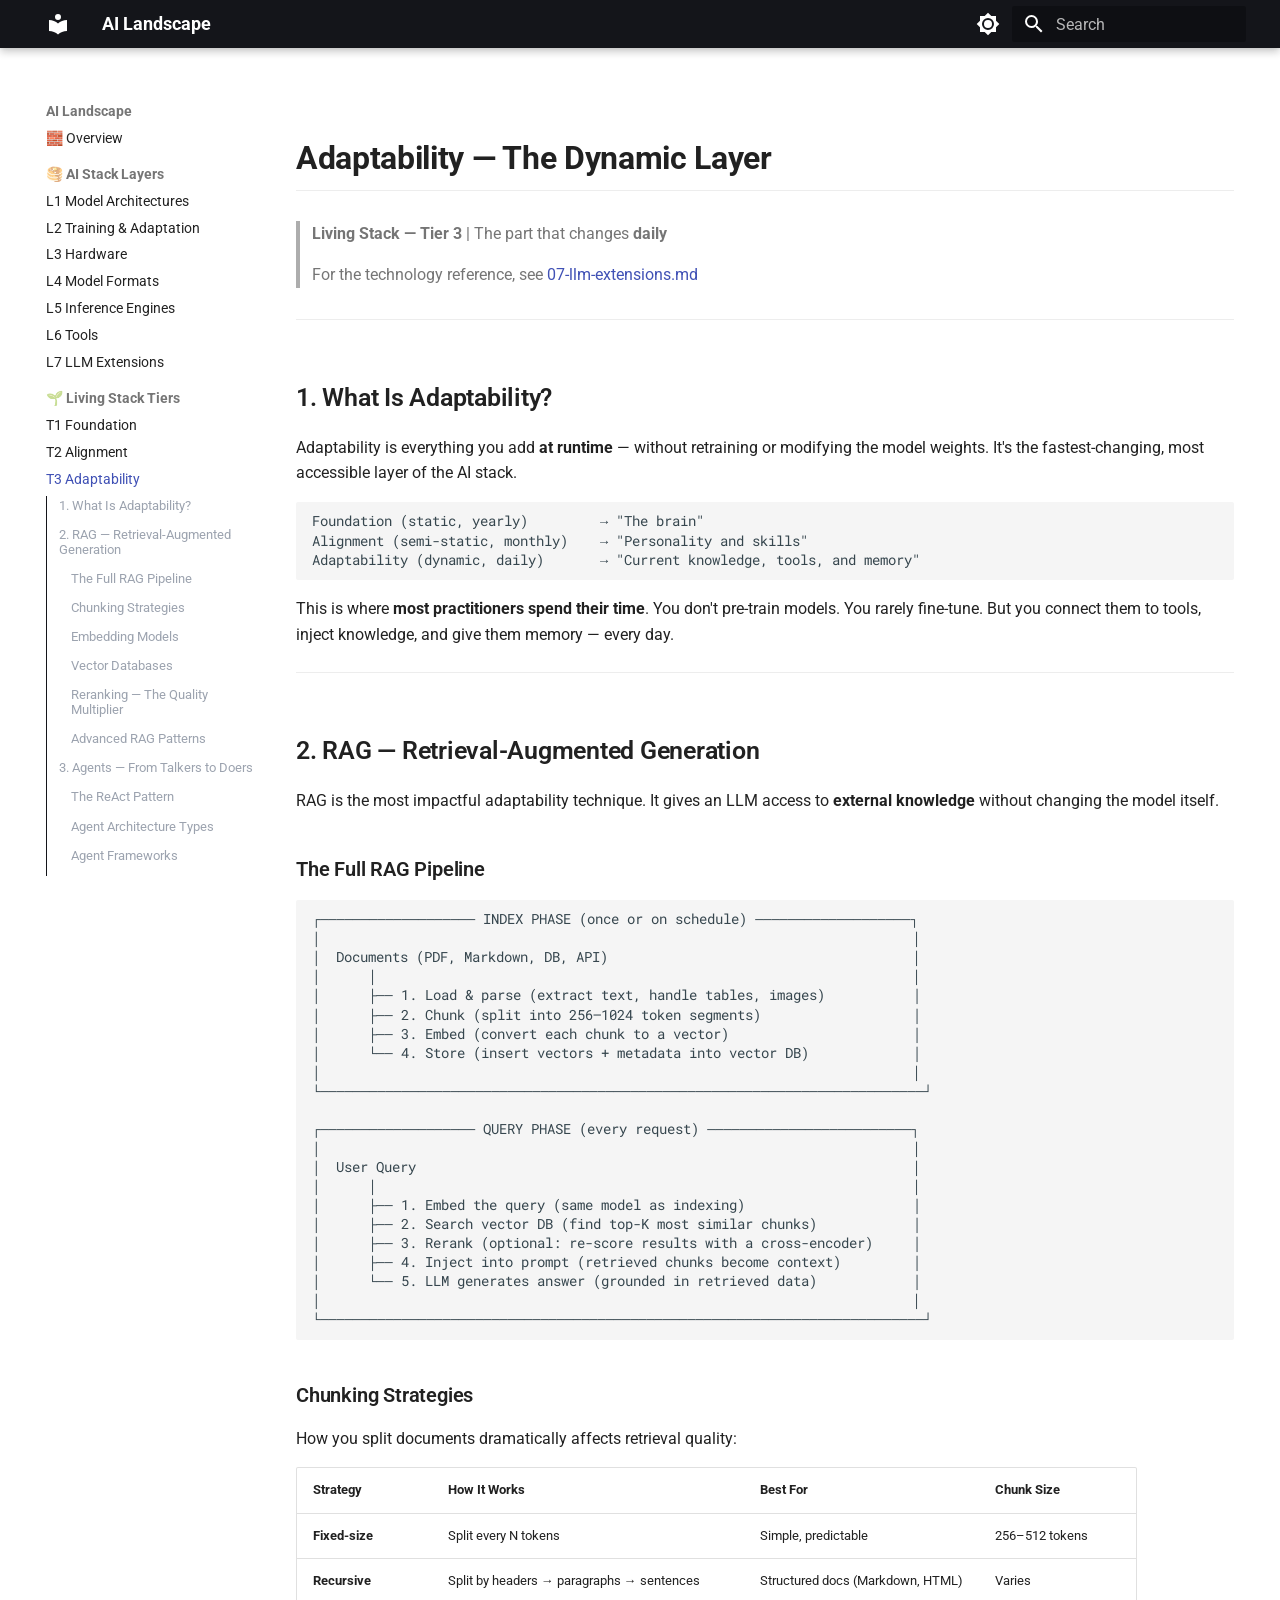
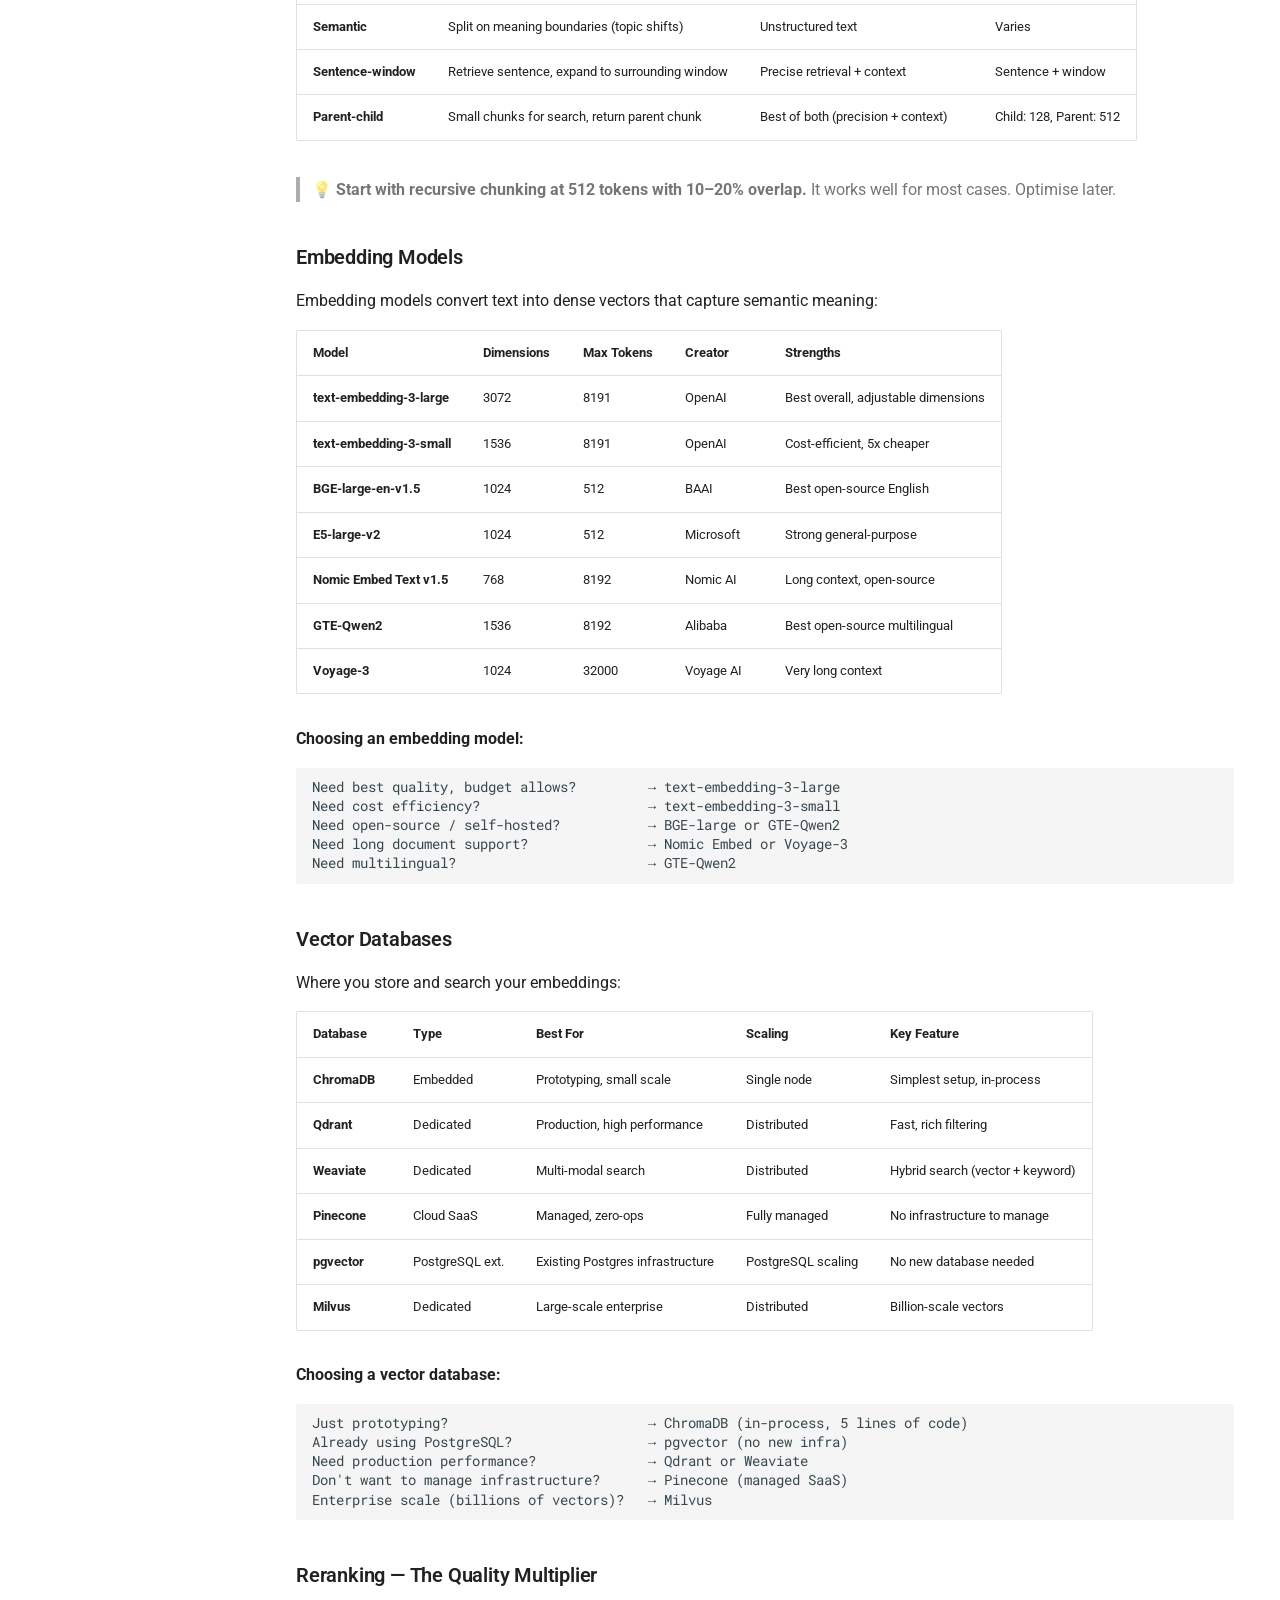
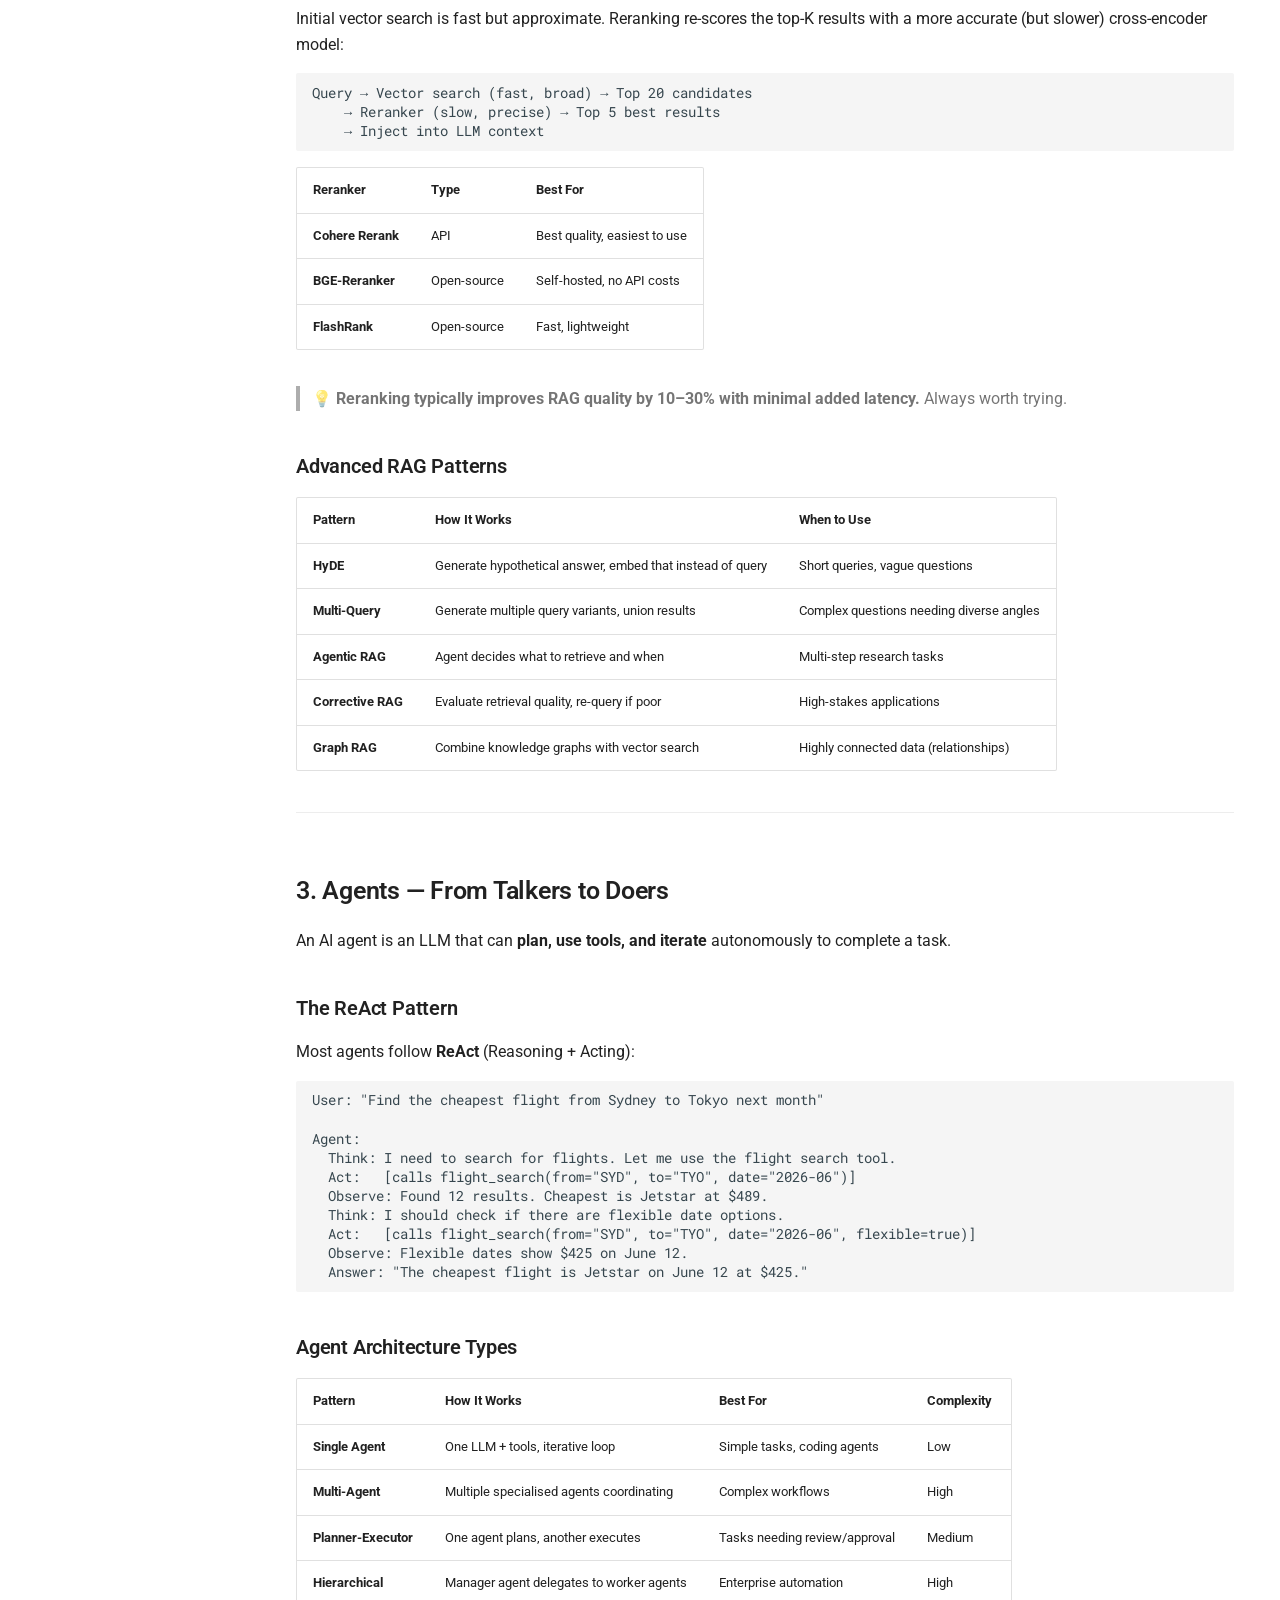
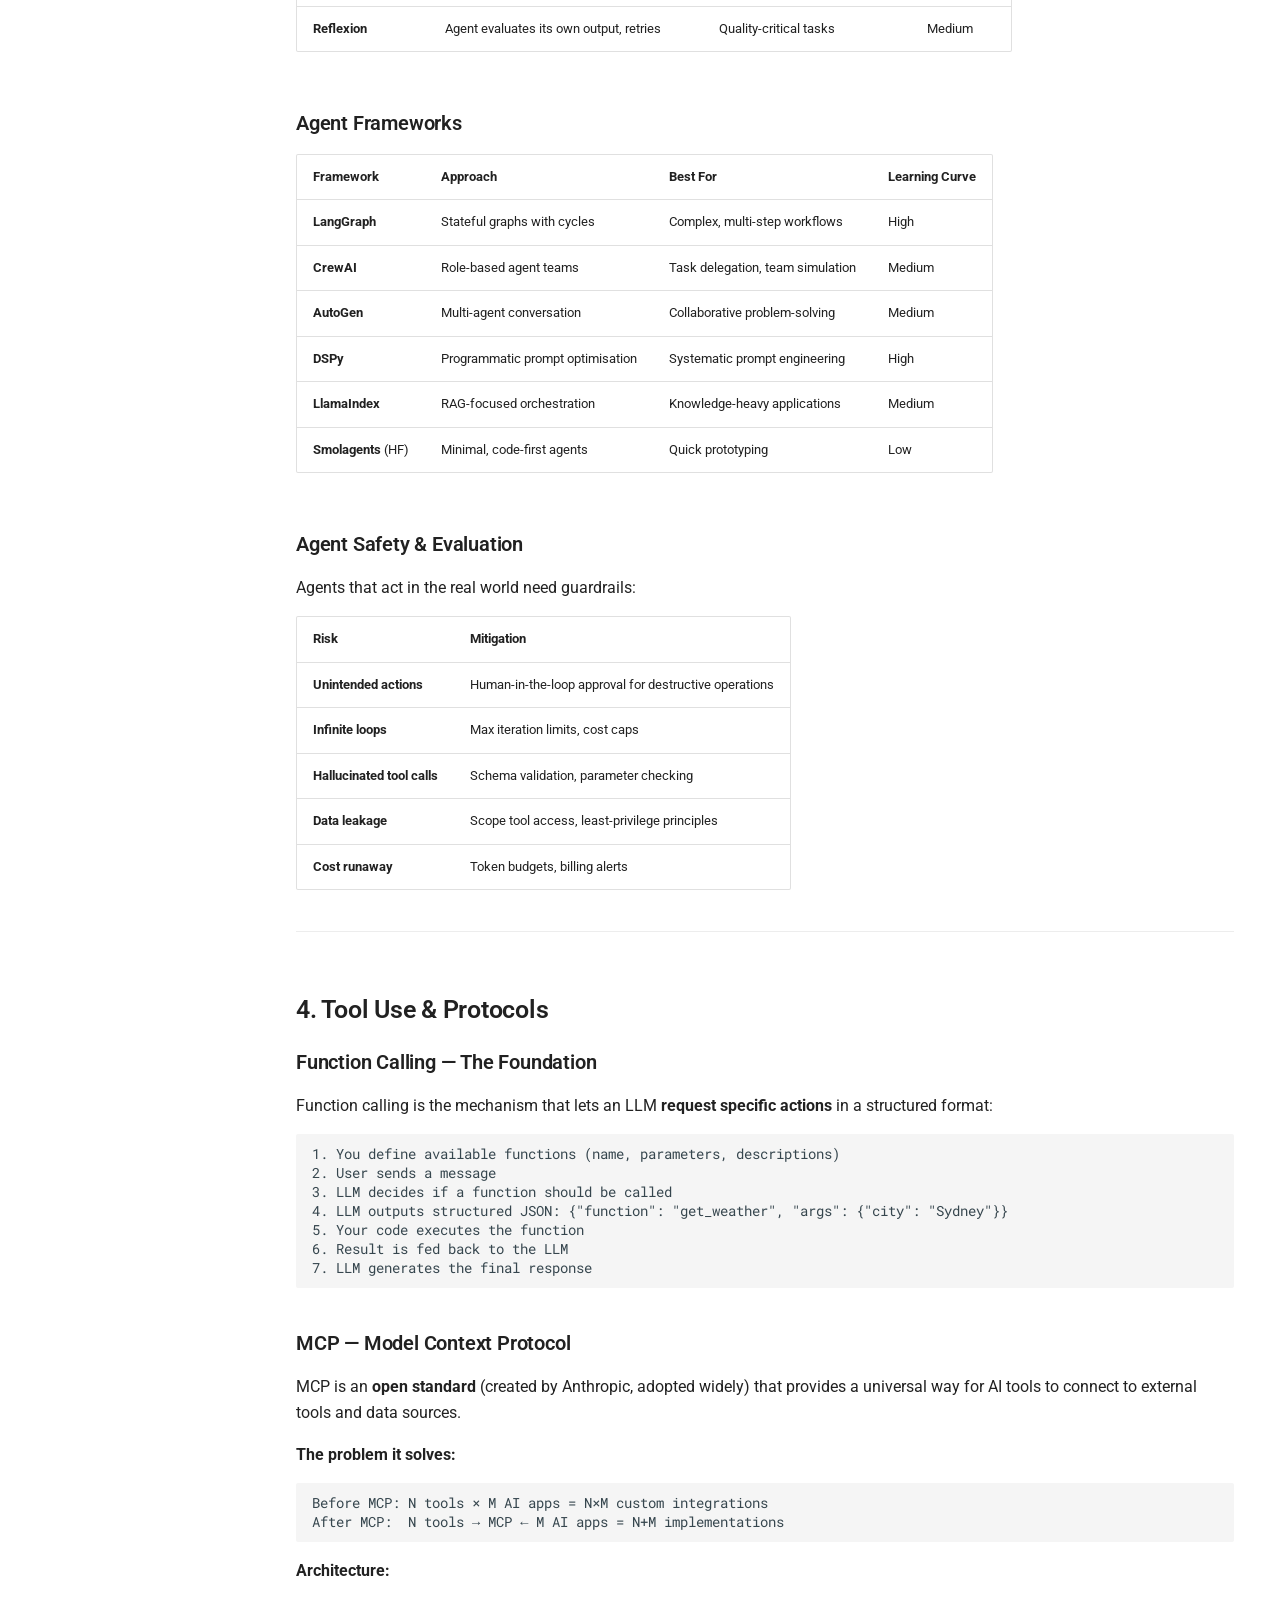
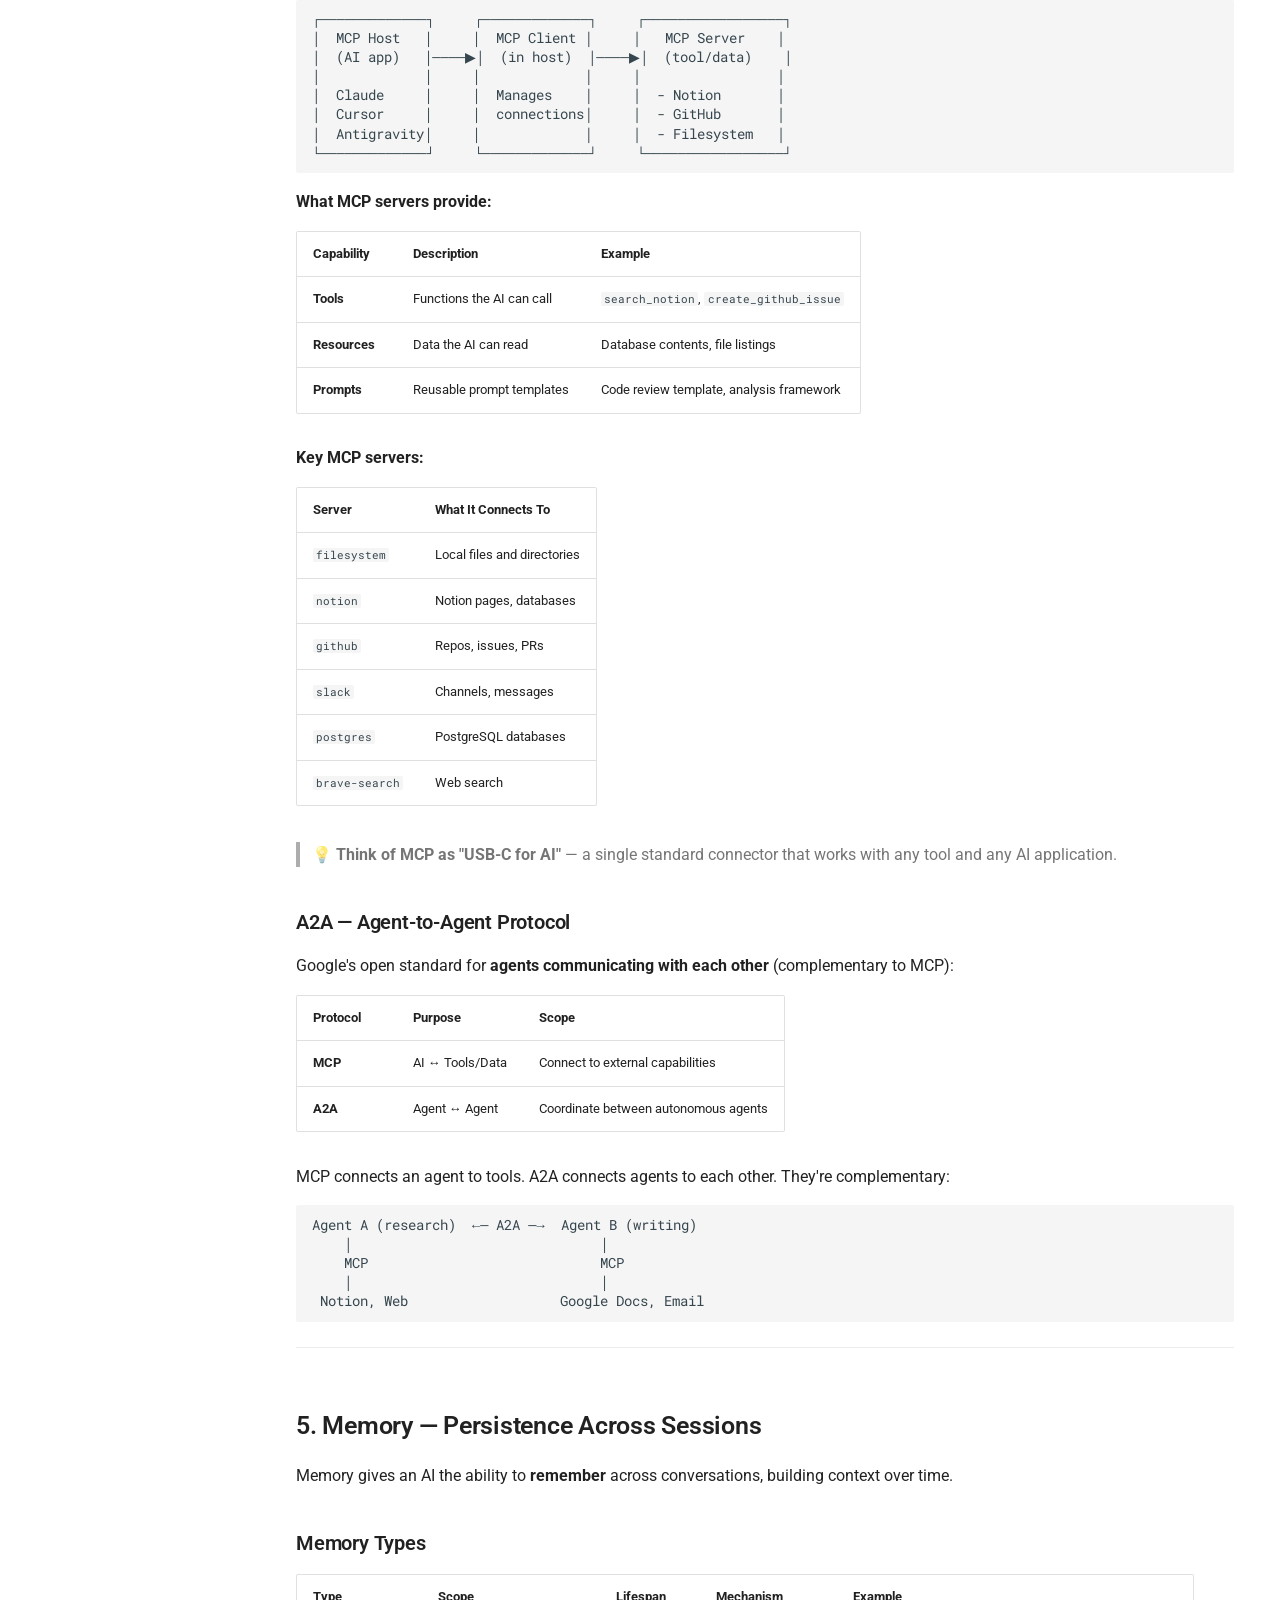
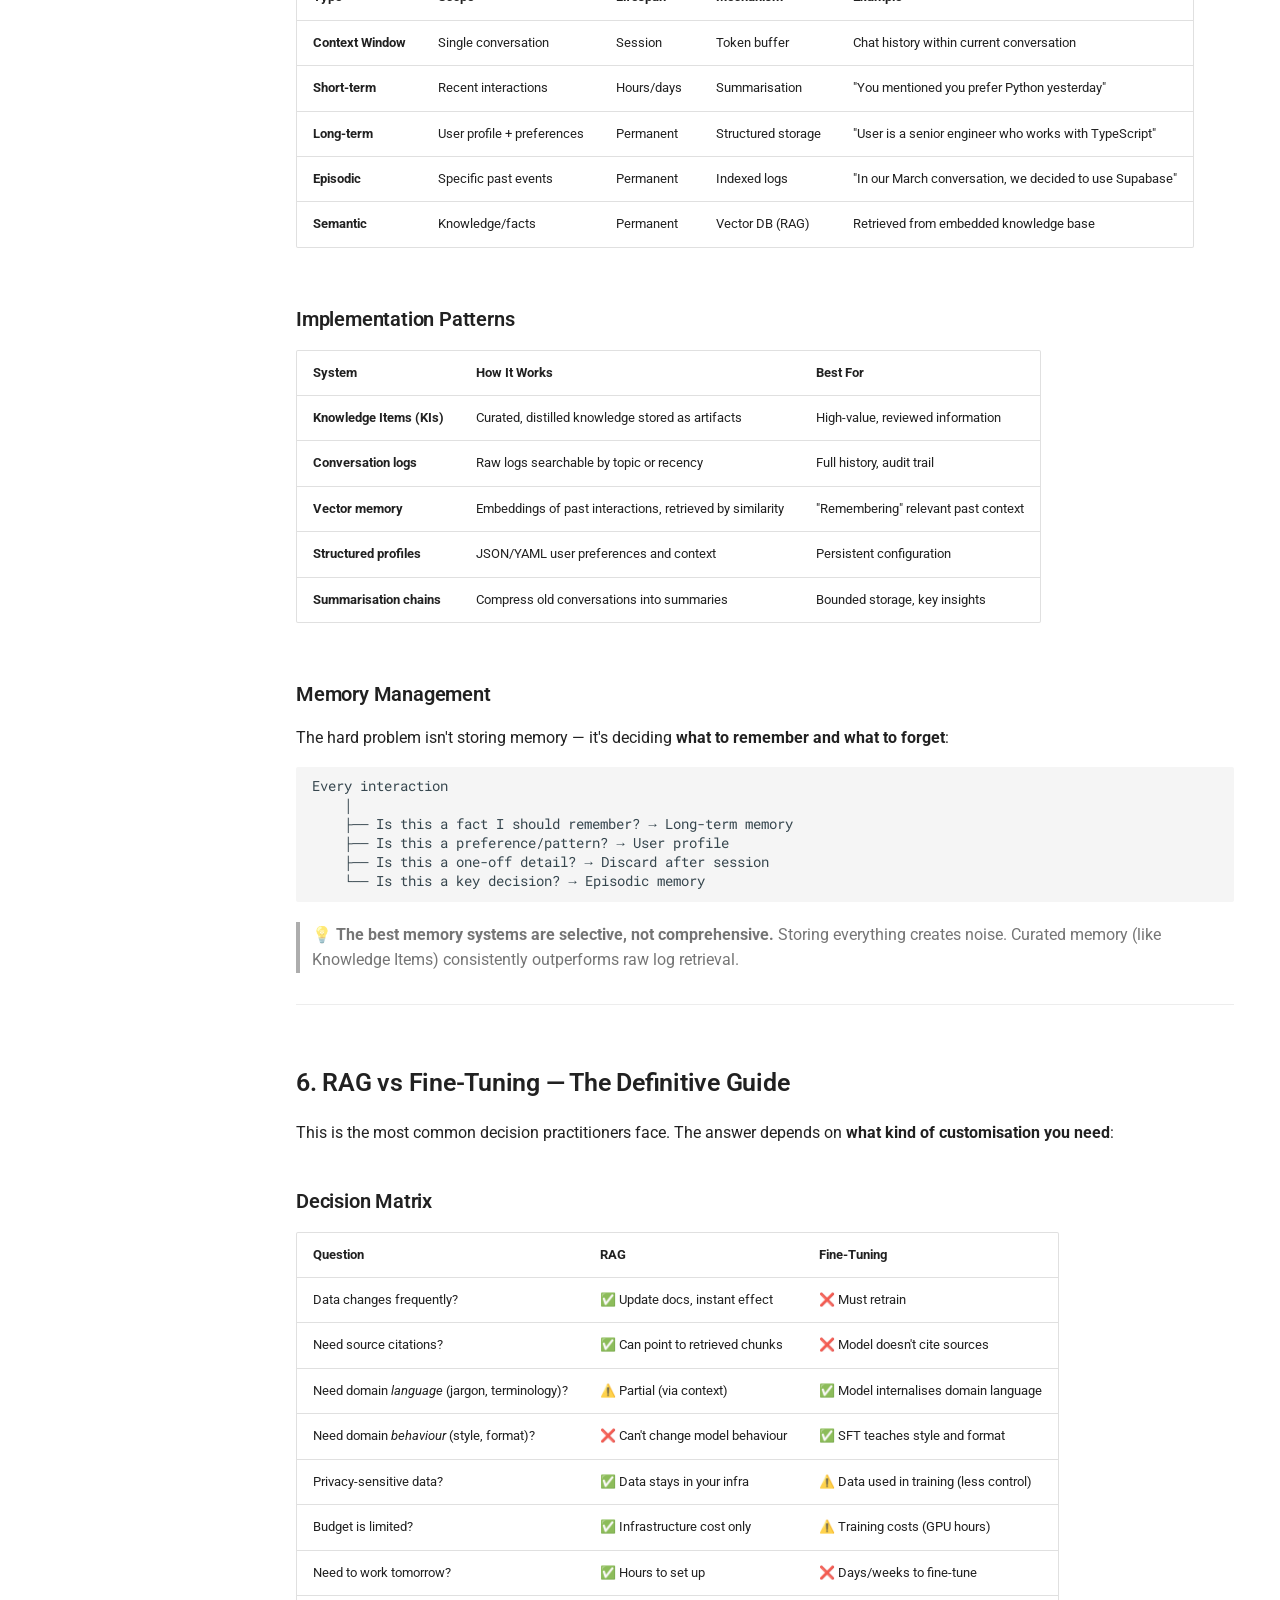
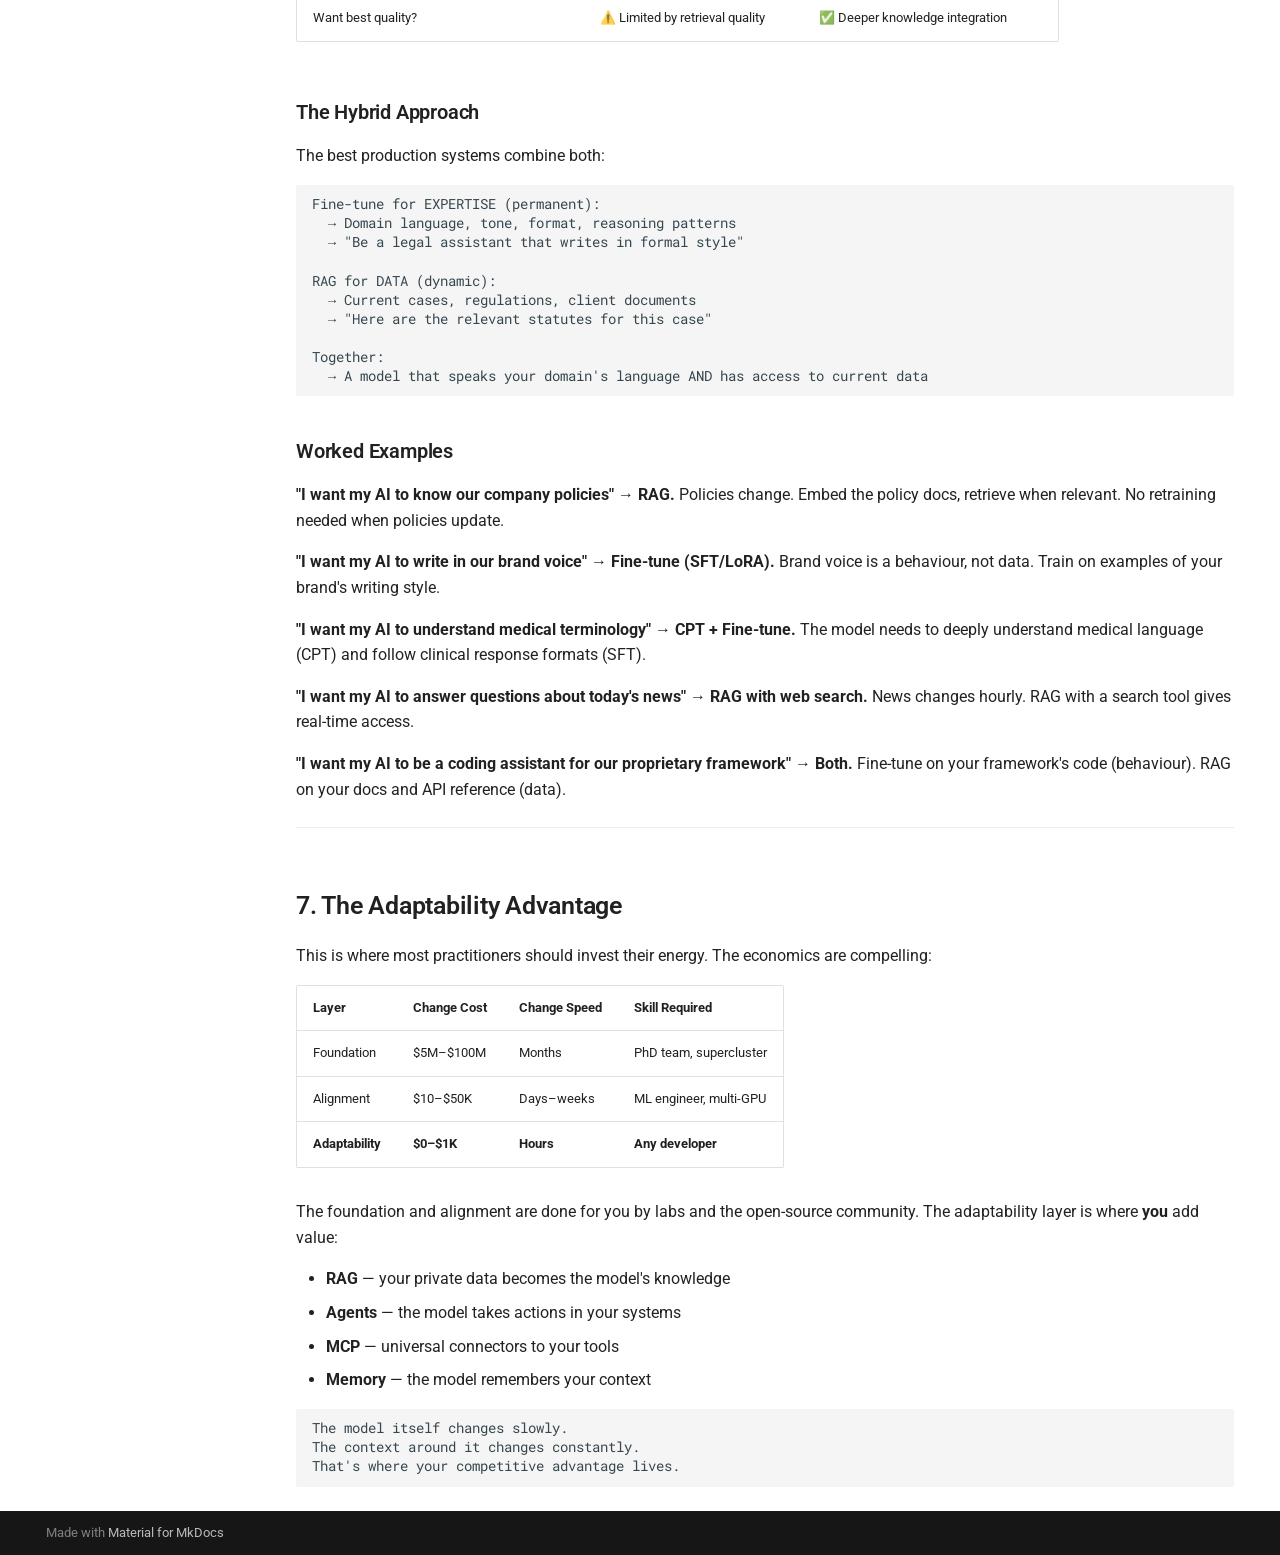
<file: L3-adaptability/index.html>
<!doctype html>
<html lang="en" class="no-js">
  <head>
    
      <meta charset="utf-8">
      <meta name="viewport" content="width=device-width,initial-scale=1">
      
        <meta name="description" content="Documentation for AI architectures, tools, and foundations.">
      
      
      
        <link rel="canonical" href="https://jaojbls.github.io/ai-landscape/L3-adaptability/">
      
      
        <link rel="prev" href="../L2-alignment/">
      
      
      
        
      
      
      <link rel="icon" href="../assets/images/favicon.png">
      <meta name="generator" content="mkdocs-1.6.1, mkdocs-material-9.7.6">
    
    
      
        <title>T3 Adaptability - AI Landscape</title>
      
    
    
      <link rel="stylesheet" href="../assets/stylesheets/main.484c7ddc.min.css">
      
        
        <link rel="stylesheet" href="../assets/stylesheets/palette.ab4e12ef.min.css">
      
      


    
    
      
    
    
      
        
        
        <link rel="preconnect" href="https://fonts.gstatic.com" crossorigin>
        <link rel="stylesheet" href="https://fonts.googleapis.com/css?family=Roboto:300,300i,400,400i,700,700i%7CRoboto+Mono:400,400i,700,700i&display=fallback">
        <style>:root{--md-text-font:"Roboto";--md-code-font:"Roboto Mono"}</style>
      
    
    
      <link rel="stylesheet" href="../stylesheets/extra.css">
    
    <script>__md_scope=new URL("..",location),__md_hash=e=>[...e].reduce(((e,_)=>(e<<5)-e+_.charCodeAt(0)),0),__md_get=(e,_=localStorage,t=__md_scope)=>JSON.parse(_.getItem(t.pathname+"."+e)),__md_set=(e,_,t=localStorage,a=__md_scope)=>{try{t.setItem(a.pathname+"."+e,JSON.stringify(_))}catch(e){}}</script>
    
      

    
    
  </head>
  
  
    
    
      
    
    
    
    
    <body dir="ltr" data-md-color-scheme="default" data-md-color-primary="black" data-md-color-accent="grey">
  
    
    <input class="md-toggle" data-md-toggle="drawer" type="checkbox" id="__drawer" autocomplete="off">
    <input class="md-toggle" data-md-toggle="search" type="checkbox" id="__search" autocomplete="off">
    <label class="md-overlay" for="__drawer"></label>
    <div data-md-component="skip">
      
        
        <a href="#adaptability-the-dynamic-layer" class="md-skip">
          Skip to content
        </a>
      
    </div>
    <div data-md-component="announce">
      
    </div>
    
    
      

  

<header class="md-header md-header--shadow" data-md-component="header">
  <nav class="md-header__inner md-grid" aria-label="Header">
    <a href=".." title="AI Landscape" class="md-header__button md-logo" aria-label="AI Landscape" data-md-component="logo">
      
  
  <svg xmlns="http://www.w3.org/2000/svg" viewBox="0 0 24 24"><path d="M12 8a3 3 0 0 0 3-3 3 3 0 0 0-3-3 3 3 0 0 0-3 3 3 3 0 0 0 3 3m0 3.54C9.64 9.35 6.5 8 3 8v11c3.5 0 6.64 1.35 9 3.54 2.36-2.19 5.5-3.54 9-3.54V8c-3.5 0-6.64 1.35-9 3.54"/></svg>

    </a>
    <label class="md-header__button md-icon" for="__drawer">
      
      <svg xmlns="http://www.w3.org/2000/svg" viewBox="0 0 24 24"><path d="M3 6h18v2H3zm0 5h18v2H3zm0 5h18v2H3z"/></svg>
    </label>
    <div class="md-header__title" data-md-component="header-title">
      <div class="md-header__ellipsis">
        <div class="md-header__topic">
          <span class="md-ellipsis">
            AI Landscape
          </span>
        </div>
        <div class="md-header__topic" data-md-component="header-topic">
          <span class="md-ellipsis">
            
              T3 Adaptability
            
          </span>
        </div>
      </div>
    </div>
    
      
        <form class="md-header__option" data-md-component="palette">
  
    
    
    
    <input class="md-option" data-md-color-media="" data-md-color-scheme="default" data-md-color-primary="black" data-md-color-accent="grey"  aria-label="Switch to dark mode"  type="radio" name="__palette" id="__palette_0">
    
      <label class="md-header__button md-icon" title="Switch to dark mode" for="__palette_1" hidden>
        <svg xmlns="http://www.w3.org/2000/svg" viewBox="0 0 24 24"><path d="M12 8a4 4 0 0 0-4 4 4 4 0 0 0 4 4 4 4 0 0 0 4-4 4 4 0 0 0-4-4m0 10a6 6 0 0 1-6-6 6 6 0 0 1 6-6 6 6 0 0 1 6 6 6 6 0 0 1-6 6m8-9.31V4h-4.69L12 .69 8.69 4H4v4.69L.69 12 4 15.31V20h4.69L12 23.31 15.31 20H20v-4.69L23.31 12z"/></svg>
      </label>
    
  
    
    
    
    <input class="md-option" data-md-color-media="" data-md-color-scheme="slate" data-md-color-primary="black" data-md-color-accent="grey"  aria-label="Switch to light mode"  type="radio" name="__palette" id="__palette_1">
    
      <label class="md-header__button md-icon" title="Switch to light mode" for="__palette_0" hidden>
        <svg xmlns="http://www.w3.org/2000/svg" viewBox="0 0 24 24"><path d="M12 18c-.89 0-1.74-.2-2.5-.55C11.56 16.5 13 14.42 13 12s-1.44-4.5-3.5-5.45C10.26 6.2 11.11 6 12 6a6 6 0 0 1 6 6 6 6 0 0 1-6 6m8-9.31V4h-4.69L12 .69 8.69 4H4v4.69L.69 12 4 15.31V20h4.69L12 23.31 15.31 20H20v-4.69L23.31 12z"/></svg>
      </label>
    
  
</form>
      
    
    
      <script>var palette=__md_get("__palette");if(palette&&palette.color){if("(prefers-color-scheme)"===palette.color.media){var media=matchMedia("(prefers-color-scheme: light)"),input=document.querySelector(media.matches?"[data-md-color-media='(prefers-color-scheme: light)']":"[data-md-color-media='(prefers-color-scheme: dark)']");palette.color.media=input.getAttribute("data-md-color-media"),palette.color.scheme=input.getAttribute("data-md-color-scheme"),palette.color.primary=input.getAttribute("data-md-color-primary"),palette.color.accent=input.getAttribute("data-md-color-accent")}for(var[key,value]of Object.entries(palette.color))document.body.setAttribute("data-md-color-"+key,value)}</script>
    
    
    
      
      
        <label class="md-header__button md-icon" for="__search">
          
          <svg xmlns="http://www.w3.org/2000/svg" viewBox="0 0 24 24"><path d="M9.5 3A6.5 6.5 0 0 1 16 9.5c0 1.61-.59 3.09-1.56 4.23l.27.27h.79l5 5-1.5 1.5-5-5v-.79l-.27-.27A6.52 6.52 0 0 1 9.5 16 6.5 6.5 0 0 1 3 9.5 6.5 6.5 0 0 1 9.5 3m0 2C7 5 5 7 5 9.5S7 14 9.5 14 14 12 14 9.5 12 5 9.5 5"/></svg>
        </label>
        <div class="md-search" data-md-component="search" role="dialog">
  <label class="md-search__overlay" for="__search"></label>
  <div class="md-search__inner" role="search">
    <form class="md-search__form" name="search">
      <input type="text" class="md-search__input" name="query" aria-label="Search" placeholder="Search" autocapitalize="off" autocorrect="off" autocomplete="off" spellcheck="false" data-md-component="search-query" required>
      <label class="md-search__icon md-icon" for="__search">
        
        <svg xmlns="http://www.w3.org/2000/svg" viewBox="0 0 24 24"><path d="M9.5 3A6.5 6.5 0 0 1 16 9.5c0 1.61-.59 3.09-1.56 4.23l.27.27h.79l5 5-1.5 1.5-5-5v-.79l-.27-.27A6.52 6.52 0 0 1 9.5 16 6.5 6.5 0 0 1 3 9.5 6.5 6.5 0 0 1 9.5 3m0 2C7 5 5 7 5 9.5S7 14 9.5 14 14 12 14 9.5 12 5 9.5 5"/></svg>
        
        <svg xmlns="http://www.w3.org/2000/svg" viewBox="0 0 24 24"><path d="M20 11v2H8l5.5 5.5-1.42 1.42L4.16 12l7.92-7.92L13.5 5.5 8 11z"/></svg>
      </label>
      <nav class="md-search__options" aria-label="Search">
        
        <button type="reset" class="md-search__icon md-icon" title="Clear" aria-label="Clear" tabindex="-1">
          
          <svg xmlns="http://www.w3.org/2000/svg" viewBox="0 0 24 24"><path d="M19 6.41 17.59 5 12 10.59 6.41 5 5 6.41 10.59 12 5 17.59 6.41 19 12 13.41 17.59 19 19 17.59 13.41 12z"/></svg>
        </button>
      </nav>
      
        <div class="md-search__suggest" data-md-component="search-suggest"></div>
      
    </form>
    <div class="md-search__output">
      <div class="md-search__scrollwrap" tabindex="0" data-md-scrollfix>
        <div class="md-search-result" data-md-component="search-result">
          <div class="md-search-result__meta">
            Initializing search
          </div>
          <ol class="md-search-result__list" role="presentation"></ol>
        </div>
      </div>
    </div>
  </div>
</div>
      
    
    
  </nav>
  
</header>
    
    <div class="md-container" data-md-component="container">
      
      
        
          
        
      
      <main class="md-main" data-md-component="main">
        <div class="md-main__inner md-grid">
          
            
              
              <div class="md-sidebar md-sidebar--primary" data-md-component="sidebar" data-md-type="navigation" >
                <div class="md-sidebar__scrollwrap">
                  <div class="md-sidebar__inner">
                    



  

<nav class="md-nav md-nav--primary md-nav--integrated" aria-label="Navigation" data-md-level="0">
  <label class="md-nav__title" for="__drawer">
    <a href=".." title="AI Landscape" class="md-nav__button md-logo" aria-label="AI Landscape" data-md-component="logo">
      
  
  <svg xmlns="http://www.w3.org/2000/svg" viewBox="0 0 24 24"><path d="M12 8a3 3 0 0 0 3-3 3 3 0 0 0-3-3 3 3 0 0 0-3 3 3 3 0 0 0 3 3m0 3.54C9.64 9.35 6.5 8 3 8v11c3.5 0 6.64 1.35 9 3.54 2.36-2.19 5.5-3.54 9-3.54V8c-3.5 0-6.64 1.35-9 3.54"/></svg>

    </a>
    AI Landscape
  </label>
  
  <ul class="md-nav__list" data-md-scrollfix>
    
      
      
  
  
  
  
    <li class="md-nav__item">
      <a href=".." class="md-nav__link">
        
  
  
  <span class="md-ellipsis">
    
  
    🧱 Overview
  

    
  </span>
  
  

      </a>
    </li>
  

    
      
      
  
  
  
  
    
    
    
    
      
        
        
      
    
    
    <li class="md-nav__item md-nav__item--section md-nav__item--nested">
      
        
        
        <input class="md-nav__toggle md-toggle " type="checkbox" id="__nav_2" >
        
          
          <label class="md-nav__link" for="__nav_2" id="__nav_2_label" tabindex="">
            
  
  
  <span class="md-ellipsis">
    
  
    🥞 AI Stack Layers
  

    
  </span>
  
  

            <span class="md-nav__icon md-icon"></span>
          </label>
        
        <nav class="md-nav" data-md-level="1" aria-labelledby="__nav_2_label" aria-expanded="false">
          <label class="md-nav__title" for="__nav_2">
            <span class="md-nav__icon md-icon"></span>
            
  
    🥞 AI Stack Layers
  

          </label>
          <ul class="md-nav__list" data-md-scrollfix>
            
              
                
  
  
  
  
    <li class="md-nav__item">
      <a href="../01-model-architectures/" class="md-nav__link">
        
  
  
  <span class="md-ellipsis">
    
  
    L1 Model Architectures
  

    
  </span>
  
  

      </a>
    </li>
  

              
            
              
                
  
  
  
  
    <li class="md-nav__item">
      <a href="../02-training-adaptation/" class="md-nav__link">
        
  
  
  <span class="md-ellipsis">
    
  
    L2 Training & Adaptation
  

    
  </span>
  
  

      </a>
    </li>
  

              
            
              
                
  
  
  
  
    <li class="md-nav__item">
      <a href="../03-hardware/" class="md-nav__link">
        
  
  
  <span class="md-ellipsis">
    
  
    L3 Hardware
  

    
  </span>
  
  

      </a>
    </li>
  

              
            
              
                
  
  
  
  
    <li class="md-nav__item">
      <a href="../04-model-formats/" class="md-nav__link">
        
  
  
  <span class="md-ellipsis">
    
  
    L4 Model Formats
  

    
  </span>
  
  

      </a>
    </li>
  

              
            
              
                
  
  
  
  
    <li class="md-nav__item">
      <a href="../05-inference-engines/" class="md-nav__link">
        
  
  
  <span class="md-ellipsis">
    
  
    L5 Inference Engines
  

    
  </span>
  
  

      </a>
    </li>
  

              
            
              
                
  
  
  
  
    <li class="md-nav__item">
      <a href="../06-tools/" class="md-nav__link">
        
  
  
  <span class="md-ellipsis">
    
  
    L6 Tools
  

    
  </span>
  
  

      </a>
    </li>
  

              
            
              
                
  
  
  
  
    <li class="md-nav__item">
      <a href="../07-llm-extensions/" class="md-nav__link">
        
  
  
  <span class="md-ellipsis">
    
  
    L7 LLM Extensions
  

    
  </span>
  
  

      </a>
    </li>
  

              
            
          </ul>
        </nav>
      
    </li>
  

    
      
      
  
  
    
  
  
  
    
    
    
    
      
        
        
      
    
    
    <li class="md-nav__item md-nav__item--active md-nav__item--section md-nav__item--nested">
      
        
        
        <input class="md-nav__toggle md-toggle " type="checkbox" id="__nav_3" checked>
        
          
          <label class="md-nav__link" for="__nav_3" id="__nav_3_label" tabindex="">
            
  
  
  <span class="md-ellipsis">
    
  
    🌱 Living Stack Tiers
  

    
  </span>
  
  

            <span class="md-nav__icon md-icon"></span>
          </label>
        
        <nav class="md-nav" data-md-level="1" aria-labelledby="__nav_3_label" aria-expanded="true">
          <label class="md-nav__title" for="__nav_3">
            <span class="md-nav__icon md-icon"></span>
            
  
    🌱 Living Stack Tiers
  

          </label>
          <ul class="md-nav__list" data-md-scrollfix>
            
              
                
  
  
  
  
    <li class="md-nav__item">
      <a href="../L1-foundation/" class="md-nav__link">
        
  
  
  <span class="md-ellipsis">
    
  
    T1 Foundation
  

    
  </span>
  
  

      </a>
    </li>
  

              
            
              
                
  
  
  
  
    <li class="md-nav__item">
      <a href="../L2-alignment/" class="md-nav__link">
        
  
  
  <span class="md-ellipsis">
    
  
    T2 Alignment
  

    
  </span>
  
  

      </a>
    </li>
  

              
            
              
                
  
  
    
  
  
  
    <li class="md-nav__item md-nav__item--active">
      
      <input class="md-nav__toggle md-toggle" type="checkbox" id="__toc">
      
      
        
      
      
        <label class="md-nav__link md-nav__link--active" for="__toc">
          
  
  
  <span class="md-ellipsis">
    
  
    T3 Adaptability
  

    
  </span>
  
  

          <span class="md-nav__icon md-icon"></span>
        </label>
      
      <a href="./" class="md-nav__link md-nav__link--active">
        
  
  
  <span class="md-ellipsis">
    
  
    T3 Adaptability
  

    
  </span>
  
  

      </a>
      
        

<nav class="md-nav md-nav--secondary" aria-label="Table of contents">
  
  
  
    
  
  
    <label class="md-nav__title" for="__toc">
      <span class="md-nav__icon md-icon"></span>
      Table of contents
    </label>
    <ul class="md-nav__list" data-md-component="toc" data-md-scrollfix>
      
        <li class="md-nav__item">
  <a href="#1-what-is-adaptability" class="md-nav__link">
    <span class="md-ellipsis">
      
        1. What Is Adaptability?
      
    </span>
  </a>
  
</li>
      
        <li class="md-nav__item">
  <a href="#2-rag-retrieval-augmented-generation" class="md-nav__link">
    <span class="md-ellipsis">
      
        2. RAG — Retrieval-Augmented Generation
      
    </span>
  </a>
  
    <nav class="md-nav" aria-label="2. RAG — Retrieval-Augmented Generation">
      <ul class="md-nav__list">
        
          <li class="md-nav__item">
  <a href="#the-full-rag-pipeline" class="md-nav__link">
    <span class="md-ellipsis">
      
        The Full RAG Pipeline
      
    </span>
  </a>
  
</li>
        
          <li class="md-nav__item">
  <a href="#chunking-strategies" class="md-nav__link">
    <span class="md-ellipsis">
      
        Chunking Strategies
      
    </span>
  </a>
  
</li>
        
          <li class="md-nav__item">
  <a href="#embedding-models" class="md-nav__link">
    <span class="md-ellipsis">
      
        Embedding Models
      
    </span>
  </a>
  
</li>
        
          <li class="md-nav__item">
  <a href="#vector-databases" class="md-nav__link">
    <span class="md-ellipsis">
      
        Vector Databases
      
    </span>
  </a>
  
</li>
        
          <li class="md-nav__item">
  <a href="#reranking-the-quality-multiplier" class="md-nav__link">
    <span class="md-ellipsis">
      
        Reranking — The Quality Multiplier
      
    </span>
  </a>
  
</li>
        
          <li class="md-nav__item">
  <a href="#advanced-rag-patterns" class="md-nav__link">
    <span class="md-ellipsis">
      
        Advanced RAG Patterns
      
    </span>
  </a>
  
</li>
        
      </ul>
    </nav>
  
</li>
      
        <li class="md-nav__item">
  <a href="#3-agents-from-talkers-to-doers" class="md-nav__link">
    <span class="md-ellipsis">
      
        3. Agents — From Talkers to Doers
      
    </span>
  </a>
  
    <nav class="md-nav" aria-label="3. Agents — From Talkers to Doers">
      <ul class="md-nav__list">
        
          <li class="md-nav__item">
  <a href="#the-react-pattern" class="md-nav__link">
    <span class="md-ellipsis">
      
        The ReAct Pattern
      
    </span>
  </a>
  
</li>
        
          <li class="md-nav__item">
  <a href="#agent-architecture-types" class="md-nav__link">
    <span class="md-ellipsis">
      
        Agent Architecture Types
      
    </span>
  </a>
  
</li>
        
          <li class="md-nav__item">
  <a href="#agent-frameworks" class="md-nav__link">
    <span class="md-ellipsis">
      
        Agent Frameworks
      
    </span>
  </a>
  
</li>
        
          <li class="md-nav__item">
  <a href="#agent-safety-evaluation" class="md-nav__link">
    <span class="md-ellipsis">
      
        Agent Safety &amp; Evaluation
      
    </span>
  </a>
  
</li>
        
      </ul>
    </nav>
  
</li>
      
        <li class="md-nav__item">
  <a href="#4-tool-use-protocols" class="md-nav__link">
    <span class="md-ellipsis">
      
        4. Tool Use &amp; Protocols
      
    </span>
  </a>
  
    <nav class="md-nav" aria-label="4. Tool Use &amp; Protocols">
      <ul class="md-nav__list">
        
          <li class="md-nav__item">
  <a href="#function-calling-the-foundation" class="md-nav__link">
    <span class="md-ellipsis">
      
        Function Calling — The Foundation
      
    </span>
  </a>
  
</li>
        
          <li class="md-nav__item">
  <a href="#mcp-model-context-protocol" class="md-nav__link">
    <span class="md-ellipsis">
      
        MCP — Model Context Protocol
      
    </span>
  </a>
  
</li>
        
          <li class="md-nav__item">
  <a href="#a2a-agent-to-agent-protocol" class="md-nav__link">
    <span class="md-ellipsis">
      
        A2A — Agent-to-Agent Protocol
      
    </span>
  </a>
  
</li>
        
      </ul>
    </nav>
  
</li>
      
        <li class="md-nav__item">
  <a href="#5-memory-persistence-across-sessions" class="md-nav__link">
    <span class="md-ellipsis">
      
        5. Memory — Persistence Across Sessions
      
    </span>
  </a>
  
    <nav class="md-nav" aria-label="5. Memory — Persistence Across Sessions">
      <ul class="md-nav__list">
        
          <li class="md-nav__item">
  <a href="#memory-types" class="md-nav__link">
    <span class="md-ellipsis">
      
        Memory Types
      
    </span>
  </a>
  
</li>
        
          <li class="md-nav__item">
  <a href="#implementation-patterns" class="md-nav__link">
    <span class="md-ellipsis">
      
        Implementation Patterns
      
    </span>
  </a>
  
</li>
        
          <li class="md-nav__item">
  <a href="#memory-management" class="md-nav__link">
    <span class="md-ellipsis">
      
        Memory Management
      
    </span>
  </a>
  
</li>
        
      </ul>
    </nav>
  
</li>
      
        <li class="md-nav__item">
  <a href="#6-rag-vs-fine-tuning-the-definitive-guide" class="md-nav__link">
    <span class="md-ellipsis">
      
        6. RAG vs Fine-Tuning — The Definitive Guide
      
    </span>
  </a>
  
    <nav class="md-nav" aria-label="6. RAG vs Fine-Tuning — The Definitive Guide">
      <ul class="md-nav__list">
        
          <li class="md-nav__item">
  <a href="#decision-matrix" class="md-nav__link">
    <span class="md-ellipsis">
      
        Decision Matrix
      
    </span>
  </a>
  
</li>
        
          <li class="md-nav__item">
  <a href="#the-hybrid-approach" class="md-nav__link">
    <span class="md-ellipsis">
      
        The Hybrid Approach
      
    </span>
  </a>
  
</li>
        
          <li class="md-nav__item">
  <a href="#worked-examples" class="md-nav__link">
    <span class="md-ellipsis">
      
        Worked Examples
      
    </span>
  </a>
  
</li>
        
      </ul>
    </nav>
  
</li>
      
        <li class="md-nav__item">
  <a href="#7-the-adaptability-advantage" class="md-nav__link">
    <span class="md-ellipsis">
      
        7. The Adaptability Advantage
      
    </span>
  </a>
  
</li>
      
    </ul>
  
</nav>
      
    </li>
  

              
            
          </ul>
        </nav>
      
    </li>
  

    
  </ul>
</nav>
                  </div>
                </div>
              </div>
            
            
          
          
            <div class="md-content" data-md-component="content">
              
              <article class="md-content__inner md-typeset">
                
                  



<h1 id="adaptability-the-dynamic-layer">Adaptability — The Dynamic Layer<a class="headerlink" href="#adaptability-the-dynamic-layer" title="Permanent link">&para;</a></h1>
<blockquote>
<p><strong>Living Stack — Tier 3</strong> | The part that changes <strong>daily</strong></p>
<p>For the technology reference, see <a href="../07-llm-extensions/">07-llm-extensions.md</a></p>
</blockquote>
<hr />
<h2 id="1-what-is-adaptability">1. What Is Adaptability?<a class="headerlink" href="#1-what-is-adaptability" title="Permanent link">&para;</a></h2>
<p>Adaptability is everything you add <strong>at runtime</strong> — without retraining or modifying the model weights. It's the fastest-changing, most accessible layer of the AI stack.</p>
<div class="highlight"><pre><span></span><code><a id="__codelineno-0-1" name="__codelineno-0-1" href="#__codelineno-0-1"></a>Foundation (static, yearly)         → &quot;The brain&quot;
<a id="__codelineno-0-2" name="__codelineno-0-2" href="#__codelineno-0-2"></a>Alignment (semi-static, monthly)    → &quot;Personality and skills&quot;
<a id="__codelineno-0-3" name="__codelineno-0-3" href="#__codelineno-0-3"></a>Adaptability (dynamic, daily)       → &quot;Current knowledge, tools, and memory&quot;
</code></pre></div>
<p>This is where <strong>most practitioners spend their time</strong>. You don't pre-train models. You rarely fine-tune. But you connect them to tools, inject knowledge, and give them memory — every day.</p>
<hr />
<h2 id="2-rag-retrieval-augmented-generation">2. RAG — Retrieval-Augmented Generation<a class="headerlink" href="#2-rag-retrieval-augmented-generation" title="Permanent link">&para;</a></h2>
<p>RAG is the most impactful adaptability technique. It gives an LLM access to <strong>external knowledge</strong> without changing the model itself.</p>
<h3 id="the-full-rag-pipeline">The Full RAG Pipeline<a class="headerlink" href="#the-full-rag-pipeline" title="Permanent link">&para;</a></h3>
<div class="highlight"><pre><span></span><code><a id="__codelineno-1-1" name="__codelineno-1-1" href="#__codelineno-1-1"></a>┌─────────────────── INDEX PHASE (once or on schedule) ───────────────────┐
<a id="__codelineno-1-2" name="__codelineno-1-2" href="#__codelineno-1-2"></a>│                                                                          │
<a id="__codelineno-1-3" name="__codelineno-1-3" href="#__codelineno-1-3"></a>│  Documents (PDF, Markdown, DB, API)                                      │
<a id="__codelineno-1-4" name="__codelineno-1-4" href="#__codelineno-1-4"></a>│      │                                                                   │
<a id="__codelineno-1-5" name="__codelineno-1-5" href="#__codelineno-1-5"></a>│      ├── 1. Load &amp; parse (extract text, handle tables, images)           │
<a id="__codelineno-1-6" name="__codelineno-1-6" href="#__codelineno-1-6"></a>│      ├── 2. Chunk (split into 256–1024 token segments)                   │
<a id="__codelineno-1-7" name="__codelineno-1-7" href="#__codelineno-1-7"></a>│      ├── 3. Embed (convert each chunk to a vector)                       │
<a id="__codelineno-1-8" name="__codelineno-1-8" href="#__codelineno-1-8"></a>│      └── 4. Store (insert vectors + metadata into vector DB)             │
<a id="__codelineno-1-9" name="__codelineno-1-9" href="#__codelineno-1-9"></a>│                                                                          │
<a id="__codelineno-1-10" name="__codelineno-1-10" href="#__codelineno-1-10"></a>└──────────────────────────────────────────────────────────────────────────┘
<a id="__codelineno-1-11" name="__codelineno-1-11" href="#__codelineno-1-11"></a>
<a id="__codelineno-1-12" name="__codelineno-1-12" href="#__codelineno-1-12"></a>┌─────────────────── QUERY PHASE (every request) ─────────────────────────┐
<a id="__codelineno-1-13" name="__codelineno-1-13" href="#__codelineno-1-13"></a>│                                                                          │
<a id="__codelineno-1-14" name="__codelineno-1-14" href="#__codelineno-1-14"></a>│  User Query                                                              │
<a id="__codelineno-1-15" name="__codelineno-1-15" href="#__codelineno-1-15"></a>│      │                                                                   │
<a id="__codelineno-1-16" name="__codelineno-1-16" href="#__codelineno-1-16"></a>│      ├── 1. Embed the query (same model as indexing)                     │
<a id="__codelineno-1-17" name="__codelineno-1-17" href="#__codelineno-1-17"></a>│      ├── 2. Search vector DB (find top-K most similar chunks)            │
<a id="__codelineno-1-18" name="__codelineno-1-18" href="#__codelineno-1-18"></a>│      ├── 3. Rerank (optional: re-score results with a cross-encoder)     │
<a id="__codelineno-1-19" name="__codelineno-1-19" href="#__codelineno-1-19"></a>│      ├── 4. Inject into prompt (retrieved chunks become context)         │
<a id="__codelineno-1-20" name="__codelineno-1-20" href="#__codelineno-1-20"></a>│      └── 5. LLM generates answer (grounded in retrieved data)            │
<a id="__codelineno-1-21" name="__codelineno-1-21" href="#__codelineno-1-21"></a>│                                                                          │
<a id="__codelineno-1-22" name="__codelineno-1-22" href="#__codelineno-1-22"></a>└──────────────────────────────────────────────────────────────────────────┘
</code></pre></div>
<h3 id="chunking-strategies">Chunking Strategies<a class="headerlink" href="#chunking-strategies" title="Permanent link">&para;</a></h3>
<p>How you split documents dramatically affects retrieval quality:</p>
<table>
<thead>
<tr>
<th style="text-align: left;">Strategy</th>
<th style="text-align: left;">How It Works</th>
<th style="text-align: left;">Best For</th>
<th style="text-align: left;">Chunk Size</th>
</tr>
</thead>
<tbody>
<tr>
<td style="text-align: left;"><strong>Fixed-size</strong></td>
<td style="text-align: left;">Split every N tokens</td>
<td style="text-align: left;">Simple, predictable</td>
<td style="text-align: left;">256–512 tokens</td>
</tr>
<tr>
<td style="text-align: left;"><strong>Recursive</strong></td>
<td style="text-align: left;">Split by headers → paragraphs → sentences</td>
<td style="text-align: left;">Structured docs (Markdown, HTML)</td>
<td style="text-align: left;">Varies</td>
</tr>
<tr>
<td style="text-align: left;"><strong>Semantic</strong></td>
<td style="text-align: left;">Split on meaning boundaries (topic shifts)</td>
<td style="text-align: left;">Unstructured text</td>
<td style="text-align: left;">Varies</td>
</tr>
<tr>
<td style="text-align: left;"><strong>Sentence-window</strong></td>
<td style="text-align: left;">Retrieve sentence, expand to surrounding window</td>
<td style="text-align: left;">Precise retrieval + context</td>
<td style="text-align: left;">Sentence + window</td>
</tr>
<tr>
<td style="text-align: left;"><strong>Parent-child</strong></td>
<td style="text-align: left;">Small chunks for search, return parent chunk</td>
<td style="text-align: left;">Best of both (precision + context)</td>
<td style="text-align: left;">Child: 128, Parent: 512</td>
</tr>
</tbody>
</table>
<blockquote>
<p><strong>💡 Start with recursive chunking at 512 tokens with 10–20% overlap.</strong> It works well for most cases. Optimise later.</p>
</blockquote>
<h3 id="embedding-models">Embedding Models<a class="headerlink" href="#embedding-models" title="Permanent link">&para;</a></h3>
<p>Embedding models convert text into dense vectors that capture semantic meaning:</p>
<table>
<thead>
<tr>
<th style="text-align: left;">Model</th>
<th style="text-align: left;">Dimensions</th>
<th style="text-align: left;">Max Tokens</th>
<th style="text-align: left;">Creator</th>
<th style="text-align: left;">Strengths</th>
</tr>
</thead>
<tbody>
<tr>
<td style="text-align: left;"><strong>text-embedding-3-large</strong></td>
<td style="text-align: left;">3072</td>
<td style="text-align: left;">8191</td>
<td style="text-align: left;">OpenAI</td>
<td style="text-align: left;">Best overall, adjustable dimensions</td>
</tr>
<tr>
<td style="text-align: left;"><strong>text-embedding-3-small</strong></td>
<td style="text-align: left;">1536</td>
<td style="text-align: left;">8191</td>
<td style="text-align: left;">OpenAI</td>
<td style="text-align: left;">Cost-efficient, 5x cheaper</td>
</tr>
<tr>
<td style="text-align: left;"><strong>BGE-large-en-v1.5</strong></td>
<td style="text-align: left;">1024</td>
<td style="text-align: left;">512</td>
<td style="text-align: left;">BAAI</td>
<td style="text-align: left;">Best open-source English</td>
</tr>
<tr>
<td style="text-align: left;"><strong>E5-large-v2</strong></td>
<td style="text-align: left;">1024</td>
<td style="text-align: left;">512</td>
<td style="text-align: left;">Microsoft</td>
<td style="text-align: left;">Strong general-purpose</td>
</tr>
<tr>
<td style="text-align: left;"><strong>Nomic Embed Text v1.5</strong></td>
<td style="text-align: left;">768</td>
<td style="text-align: left;">8192</td>
<td style="text-align: left;">Nomic AI</td>
<td style="text-align: left;">Long context, open-source</td>
</tr>
<tr>
<td style="text-align: left;"><strong>GTE-Qwen2</strong></td>
<td style="text-align: left;">1536</td>
<td style="text-align: left;">8192</td>
<td style="text-align: left;">Alibaba</td>
<td style="text-align: left;">Best open-source multilingual</td>
</tr>
<tr>
<td style="text-align: left;"><strong>Voyage-3</strong></td>
<td style="text-align: left;">1024</td>
<td style="text-align: left;">32000</td>
<td style="text-align: left;">Voyage AI</td>
<td style="text-align: left;">Very long context</td>
</tr>
</tbody>
</table>
<p><strong>Choosing an embedding model:</strong>
<div class="highlight"><pre><span></span><code><a id="__codelineno-2-1" name="__codelineno-2-1" href="#__codelineno-2-1"></a>Need best quality, budget allows?         → text-embedding-3-large
<a id="__codelineno-2-2" name="__codelineno-2-2" href="#__codelineno-2-2"></a>Need cost efficiency?                     → text-embedding-3-small
<a id="__codelineno-2-3" name="__codelineno-2-3" href="#__codelineno-2-3"></a>Need open-source / self-hosted?           → BGE-large or GTE-Qwen2
<a id="__codelineno-2-4" name="__codelineno-2-4" href="#__codelineno-2-4"></a>Need long document support?               → Nomic Embed or Voyage-3
<a id="__codelineno-2-5" name="__codelineno-2-5" href="#__codelineno-2-5"></a>Need multilingual?                        → GTE-Qwen2
</code></pre></div></p>
<h3 id="vector-databases">Vector Databases<a class="headerlink" href="#vector-databases" title="Permanent link">&para;</a></h3>
<p>Where you store and search your embeddings:</p>
<table>
<thead>
<tr>
<th style="text-align: left;">Database</th>
<th style="text-align: left;">Type</th>
<th style="text-align: left;">Best For</th>
<th style="text-align: left;">Scaling</th>
<th style="text-align: left;">Key Feature</th>
</tr>
</thead>
<tbody>
<tr>
<td style="text-align: left;"><strong>ChromaDB</strong></td>
<td style="text-align: left;">Embedded</td>
<td style="text-align: left;">Prototyping, small scale</td>
<td style="text-align: left;">Single node</td>
<td style="text-align: left;">Simplest setup, in-process</td>
</tr>
<tr>
<td style="text-align: left;"><strong>Qdrant</strong></td>
<td style="text-align: left;">Dedicated</td>
<td style="text-align: left;">Production, high performance</td>
<td style="text-align: left;">Distributed</td>
<td style="text-align: left;">Fast, rich filtering</td>
</tr>
<tr>
<td style="text-align: left;"><strong>Weaviate</strong></td>
<td style="text-align: left;">Dedicated</td>
<td style="text-align: left;">Multi-modal search</td>
<td style="text-align: left;">Distributed</td>
<td style="text-align: left;">Hybrid search (vector + keyword)</td>
</tr>
<tr>
<td style="text-align: left;"><strong>Pinecone</strong></td>
<td style="text-align: left;">Cloud SaaS</td>
<td style="text-align: left;">Managed, zero-ops</td>
<td style="text-align: left;">Fully managed</td>
<td style="text-align: left;">No infrastructure to manage</td>
</tr>
<tr>
<td style="text-align: left;"><strong>pgvector</strong></td>
<td style="text-align: left;">PostgreSQL ext.</td>
<td style="text-align: left;">Existing Postgres infrastructure</td>
<td style="text-align: left;">PostgreSQL scaling</td>
<td style="text-align: left;">No new database needed</td>
</tr>
<tr>
<td style="text-align: left;"><strong>Milvus</strong></td>
<td style="text-align: left;">Dedicated</td>
<td style="text-align: left;">Large-scale enterprise</td>
<td style="text-align: left;">Distributed</td>
<td style="text-align: left;">Billion-scale vectors</td>
</tr>
</tbody>
</table>
<p><strong>Choosing a vector database:</strong>
<div class="highlight"><pre><span></span><code><a id="__codelineno-3-1" name="__codelineno-3-1" href="#__codelineno-3-1"></a>Just prototyping?                         → ChromaDB (in-process, 5 lines of code)
<a id="__codelineno-3-2" name="__codelineno-3-2" href="#__codelineno-3-2"></a>Already using PostgreSQL?                 → pgvector (no new infra)
<a id="__codelineno-3-3" name="__codelineno-3-3" href="#__codelineno-3-3"></a>Need production performance?              → Qdrant or Weaviate
<a id="__codelineno-3-4" name="__codelineno-3-4" href="#__codelineno-3-4"></a>Don&#39;t want to manage infrastructure?      → Pinecone (managed SaaS)
<a id="__codelineno-3-5" name="__codelineno-3-5" href="#__codelineno-3-5"></a>Enterprise scale (billions of vectors)?   → Milvus
</code></pre></div></p>
<h3 id="reranking-the-quality-multiplier">Reranking — The Quality Multiplier<a class="headerlink" href="#reranking-the-quality-multiplier" title="Permanent link">&para;</a></h3>
<p>Initial vector search is fast but approximate. Reranking re-scores the top-K results with a more accurate (but slower) cross-encoder model:</p>
<div class="highlight"><pre><span></span><code><a id="__codelineno-4-1" name="__codelineno-4-1" href="#__codelineno-4-1"></a>Query → Vector search (fast, broad) → Top 20 candidates
<a id="__codelineno-4-2" name="__codelineno-4-2" href="#__codelineno-4-2"></a>    → Reranker (slow, precise) → Top 5 best results
<a id="__codelineno-4-3" name="__codelineno-4-3" href="#__codelineno-4-3"></a>    → Inject into LLM context
</code></pre></div>
<table>
<thead>
<tr>
<th style="text-align: left;">Reranker</th>
<th style="text-align: left;">Type</th>
<th style="text-align: left;">Best For</th>
</tr>
</thead>
<tbody>
<tr>
<td style="text-align: left;"><strong>Cohere Rerank</strong></td>
<td style="text-align: left;">API</td>
<td style="text-align: left;">Best quality, easiest to use</td>
</tr>
<tr>
<td style="text-align: left;"><strong>BGE-Reranker</strong></td>
<td style="text-align: left;">Open-source</td>
<td style="text-align: left;">Self-hosted, no API costs</td>
</tr>
<tr>
<td style="text-align: left;"><strong>FlashRank</strong></td>
<td style="text-align: left;">Open-source</td>
<td style="text-align: left;">Fast, lightweight</td>
</tr>
</tbody>
</table>
<blockquote>
<p><strong>💡 Reranking typically improves RAG quality by 10–30% with minimal added latency.</strong> Always worth trying.</p>
</blockquote>
<h3 id="advanced-rag-patterns">Advanced RAG Patterns<a class="headerlink" href="#advanced-rag-patterns" title="Permanent link">&para;</a></h3>
<table>
<thead>
<tr>
<th style="text-align: left;">Pattern</th>
<th style="text-align: left;">How It Works</th>
<th style="text-align: left;">When to Use</th>
</tr>
</thead>
<tbody>
<tr>
<td style="text-align: left;"><strong>HyDE</strong></td>
<td style="text-align: left;">Generate hypothetical answer, embed that instead of query</td>
<td style="text-align: left;">Short queries, vague questions</td>
</tr>
<tr>
<td style="text-align: left;"><strong>Multi-Query</strong></td>
<td style="text-align: left;">Generate multiple query variants, union results</td>
<td style="text-align: left;">Complex questions needing diverse angles</td>
</tr>
<tr>
<td style="text-align: left;"><strong>Agentic RAG</strong></td>
<td style="text-align: left;">Agent decides what to retrieve and when</td>
<td style="text-align: left;">Multi-step research tasks</td>
</tr>
<tr>
<td style="text-align: left;"><strong>Corrective RAG</strong></td>
<td style="text-align: left;">Evaluate retrieval quality, re-query if poor</td>
<td style="text-align: left;">High-stakes applications</td>
</tr>
<tr>
<td style="text-align: left;"><strong>Graph RAG</strong></td>
<td style="text-align: left;">Combine knowledge graphs with vector search</td>
<td style="text-align: left;">Highly connected data (relationships)</td>
</tr>
</tbody>
</table>
<hr />
<h2 id="3-agents-from-talkers-to-doers">3. Agents — From Talkers to Doers<a class="headerlink" href="#3-agents-from-talkers-to-doers" title="Permanent link">&para;</a></h2>
<p>An AI agent is an LLM that can <strong>plan, use tools, and iterate</strong> autonomously to complete a task.</p>
<h3 id="the-react-pattern">The ReAct Pattern<a class="headerlink" href="#the-react-pattern" title="Permanent link">&para;</a></h3>
<p>Most agents follow <strong>ReAct</strong> (Reasoning + Acting):</p>
<div class="highlight"><pre><span></span><code><a id="__codelineno-5-1" name="__codelineno-5-1" href="#__codelineno-5-1"></a>User: &quot;Find the cheapest flight from Sydney to Tokyo next month&quot;
<a id="__codelineno-5-2" name="__codelineno-5-2" href="#__codelineno-5-2"></a>
<a id="__codelineno-5-3" name="__codelineno-5-3" href="#__codelineno-5-3"></a>Agent:
<a id="__codelineno-5-4" name="__codelineno-5-4" href="#__codelineno-5-4"></a>  Think: I need to search for flights. Let me use the flight search tool.
<a id="__codelineno-5-5" name="__codelineno-5-5" href="#__codelineno-5-5"></a>  Act:   [calls flight_search(from=&quot;SYD&quot;, to=&quot;TYO&quot;, date=&quot;2026-06&quot;)]
<a id="__codelineno-5-6" name="__codelineno-5-6" href="#__codelineno-5-6"></a>  Observe: Found 12 results. Cheapest is Jetstar at $489.
<a id="__codelineno-5-7" name="__codelineno-5-7" href="#__codelineno-5-7"></a>  Think: I should check if there are flexible date options.
<a id="__codelineno-5-8" name="__codelineno-5-8" href="#__codelineno-5-8"></a>  Act:   [calls flight_search(from=&quot;SYD&quot;, to=&quot;TYO&quot;, date=&quot;2026-06&quot;, flexible=true)]
<a id="__codelineno-5-9" name="__codelineno-5-9" href="#__codelineno-5-9"></a>  Observe: Flexible dates show $425 on June 12.
<a id="__codelineno-5-10" name="__codelineno-5-10" href="#__codelineno-5-10"></a>  Answer: &quot;The cheapest flight is Jetstar on June 12 at $425.&quot;
</code></pre></div>
<h3 id="agent-architecture-types">Agent Architecture Types<a class="headerlink" href="#agent-architecture-types" title="Permanent link">&para;</a></h3>
<table>
<thead>
<tr>
<th style="text-align: left;">Pattern</th>
<th style="text-align: left;">How It Works</th>
<th style="text-align: left;">Best For</th>
<th style="text-align: left;">Complexity</th>
</tr>
</thead>
<tbody>
<tr>
<td style="text-align: left;"><strong>Single Agent</strong></td>
<td style="text-align: left;">One LLM + tools, iterative loop</td>
<td style="text-align: left;">Simple tasks, coding agents</td>
<td style="text-align: left;">Low</td>
</tr>
<tr>
<td style="text-align: left;"><strong>Multi-Agent</strong></td>
<td style="text-align: left;">Multiple specialised agents coordinating</td>
<td style="text-align: left;">Complex workflows</td>
<td style="text-align: left;">High</td>
</tr>
<tr>
<td style="text-align: left;"><strong>Planner-Executor</strong></td>
<td style="text-align: left;">One agent plans, another executes</td>
<td style="text-align: left;">Tasks needing review/approval</td>
<td style="text-align: left;">Medium</td>
</tr>
<tr>
<td style="text-align: left;"><strong>Hierarchical</strong></td>
<td style="text-align: left;">Manager agent delegates to worker agents</td>
<td style="text-align: left;">Enterprise automation</td>
<td style="text-align: left;">High</td>
</tr>
<tr>
<td style="text-align: left;"><strong>Reflexion</strong></td>
<td style="text-align: left;">Agent evaluates its own output, retries</td>
<td style="text-align: left;">Quality-critical tasks</td>
<td style="text-align: left;">Medium</td>
</tr>
</tbody>
</table>
<h3 id="agent-frameworks">Agent Frameworks<a class="headerlink" href="#agent-frameworks" title="Permanent link">&para;</a></h3>
<table>
<thead>
<tr>
<th style="text-align: left;">Framework</th>
<th style="text-align: left;">Approach</th>
<th style="text-align: left;">Best For</th>
<th style="text-align: left;">Learning Curve</th>
</tr>
</thead>
<tbody>
<tr>
<td style="text-align: left;"><strong>LangGraph</strong></td>
<td style="text-align: left;">Stateful graphs with cycles</td>
<td style="text-align: left;">Complex, multi-step workflows</td>
<td style="text-align: left;">High</td>
</tr>
<tr>
<td style="text-align: left;"><strong>CrewAI</strong></td>
<td style="text-align: left;">Role-based agent teams</td>
<td style="text-align: left;">Task delegation, team simulation</td>
<td style="text-align: left;">Medium</td>
</tr>
<tr>
<td style="text-align: left;"><strong>AutoGen</strong></td>
<td style="text-align: left;">Multi-agent conversation</td>
<td style="text-align: left;">Collaborative problem-solving</td>
<td style="text-align: left;">Medium</td>
</tr>
<tr>
<td style="text-align: left;"><strong>DSPy</strong></td>
<td style="text-align: left;">Programmatic prompt optimisation</td>
<td style="text-align: left;">Systematic prompt engineering</td>
<td style="text-align: left;">High</td>
</tr>
<tr>
<td style="text-align: left;"><strong>LlamaIndex</strong></td>
<td style="text-align: left;">RAG-focused orchestration</td>
<td style="text-align: left;">Knowledge-heavy applications</td>
<td style="text-align: left;">Medium</td>
</tr>
<tr>
<td style="text-align: left;"><strong>Smolagents</strong> (HF)</td>
<td style="text-align: left;">Minimal, code-first agents</td>
<td style="text-align: left;">Quick prototyping</td>
<td style="text-align: left;">Low</td>
</tr>
</tbody>
</table>
<h3 id="agent-safety-evaluation">Agent Safety &amp; Evaluation<a class="headerlink" href="#agent-safety-evaluation" title="Permanent link">&para;</a></h3>
<p>Agents that act in the real world need guardrails:</p>
<table>
<thead>
<tr>
<th style="text-align: left;">Risk</th>
<th style="text-align: left;">Mitigation</th>
</tr>
</thead>
<tbody>
<tr>
<td style="text-align: left;"><strong>Unintended actions</strong></td>
<td style="text-align: left;">Human-in-the-loop approval for destructive operations</td>
</tr>
<tr>
<td style="text-align: left;"><strong>Infinite loops</strong></td>
<td style="text-align: left;">Max iteration limits, cost caps</td>
</tr>
<tr>
<td style="text-align: left;"><strong>Hallucinated tool calls</strong></td>
<td style="text-align: left;">Schema validation, parameter checking</td>
</tr>
<tr>
<td style="text-align: left;"><strong>Data leakage</strong></td>
<td style="text-align: left;">Scope tool access, least-privilege principles</td>
</tr>
<tr>
<td style="text-align: left;"><strong>Cost runaway</strong></td>
<td style="text-align: left;">Token budgets, billing alerts</td>
</tr>
</tbody>
</table>
<hr />
<h2 id="4-tool-use-protocols">4. Tool Use &amp; Protocols<a class="headerlink" href="#4-tool-use-protocols" title="Permanent link">&para;</a></h2>
<h3 id="function-calling-the-foundation">Function Calling — The Foundation<a class="headerlink" href="#function-calling-the-foundation" title="Permanent link">&para;</a></h3>
<p>Function calling is the mechanism that lets an LLM <strong>request specific actions</strong> in a structured format:</p>
<div class="highlight"><pre><span></span><code><a id="__codelineno-6-1" name="__codelineno-6-1" href="#__codelineno-6-1"></a>1. You define available functions (name, parameters, descriptions)
<a id="__codelineno-6-2" name="__codelineno-6-2" href="#__codelineno-6-2"></a>2. User sends a message
<a id="__codelineno-6-3" name="__codelineno-6-3" href="#__codelineno-6-3"></a>3. LLM decides if a function should be called
<a id="__codelineno-6-4" name="__codelineno-6-4" href="#__codelineno-6-4"></a>4. LLM outputs structured JSON: {&quot;function&quot;: &quot;get_weather&quot;, &quot;args&quot;: {&quot;city&quot;: &quot;Sydney&quot;}}
<a id="__codelineno-6-5" name="__codelineno-6-5" href="#__codelineno-6-5"></a>5. Your code executes the function
<a id="__codelineno-6-6" name="__codelineno-6-6" href="#__codelineno-6-6"></a>6. Result is fed back to the LLM
<a id="__codelineno-6-7" name="__codelineno-6-7" href="#__codelineno-6-7"></a>7. LLM generates the final response
</code></pre></div>
<h3 id="mcp-model-context-protocol">MCP — Model Context Protocol<a class="headerlink" href="#mcp-model-context-protocol" title="Permanent link">&para;</a></h3>
<p>MCP is an <strong>open standard</strong> (created by Anthropic, adopted widely) that provides a universal way for AI tools to connect to external tools and data sources.</p>
<p><strong>The problem it solves:</strong>
<div class="highlight"><pre><span></span><code><a id="__codelineno-7-1" name="__codelineno-7-1" href="#__codelineno-7-1"></a>Before MCP: N tools × M AI apps = N×M custom integrations
<a id="__codelineno-7-2" name="__codelineno-7-2" href="#__codelineno-7-2"></a>After MCP:  N tools → MCP ← M AI apps = N+M implementations
</code></pre></div></p>
<p><strong>Architecture:</strong>
<div class="highlight"><pre><span></span><code><a id="__codelineno-8-1" name="__codelineno-8-1" href="#__codelineno-8-1"></a>┌─────────────┐     ┌─────────────┐     ┌─────────────────┐
<a id="__codelineno-8-2" name="__codelineno-8-2" href="#__codelineno-8-2"></a>│  MCP Host   │     │  MCP Client │     │   MCP Server    │
<a id="__codelineno-8-3" name="__codelineno-8-3" href="#__codelineno-8-3"></a>│  (AI app)   │────▶│  (in host)  │────▶│  (tool/data)    │
<a id="__codelineno-8-4" name="__codelineno-8-4" href="#__codelineno-8-4"></a>│             │     │             │     │                 │
<a id="__codelineno-8-5" name="__codelineno-8-5" href="#__codelineno-8-5"></a>│  Claude     │     │  Manages    │     │  - Notion       │
<a id="__codelineno-8-6" name="__codelineno-8-6" href="#__codelineno-8-6"></a>│  Cursor     │     │  connections│     │  - GitHub       │
<a id="__codelineno-8-7" name="__codelineno-8-7" href="#__codelineno-8-7"></a>│  Antigravity│     │             │     │  - Filesystem   │
<a id="__codelineno-8-8" name="__codelineno-8-8" href="#__codelineno-8-8"></a>└─────────────┘     └─────────────┘     └─────────────────┘
</code></pre></div></p>
<p><strong>What MCP servers provide:</strong></p>
<table>
<thead>
<tr>
<th style="text-align: left;">Capability</th>
<th style="text-align: left;">Description</th>
<th style="text-align: left;">Example</th>
</tr>
</thead>
<tbody>
<tr>
<td style="text-align: left;"><strong>Tools</strong></td>
<td style="text-align: left;">Functions the AI can call</td>
<td style="text-align: left;"><code>search_notion</code>, <code>create_github_issue</code></td>
</tr>
<tr>
<td style="text-align: left;"><strong>Resources</strong></td>
<td style="text-align: left;">Data the AI can read</td>
<td style="text-align: left;">Database contents, file listings</td>
</tr>
<tr>
<td style="text-align: left;"><strong>Prompts</strong></td>
<td style="text-align: left;">Reusable prompt templates</td>
<td style="text-align: left;">Code review template, analysis framework</td>
</tr>
</tbody>
</table>
<p><strong>Key MCP servers:</strong></p>
<table>
<thead>
<tr>
<th style="text-align: left;">Server</th>
<th style="text-align: left;">What It Connects To</th>
</tr>
</thead>
<tbody>
<tr>
<td style="text-align: left;"><code>filesystem</code></td>
<td style="text-align: left;">Local files and directories</td>
</tr>
<tr>
<td style="text-align: left;"><code>notion</code></td>
<td style="text-align: left;">Notion pages, databases</td>
</tr>
<tr>
<td style="text-align: left;"><code>github</code></td>
<td style="text-align: left;">Repos, issues, PRs</td>
</tr>
<tr>
<td style="text-align: left;"><code>slack</code></td>
<td style="text-align: left;">Channels, messages</td>
</tr>
<tr>
<td style="text-align: left;"><code>postgres</code></td>
<td style="text-align: left;">PostgreSQL databases</td>
</tr>
<tr>
<td style="text-align: left;"><code>brave-search</code></td>
<td style="text-align: left;">Web search</td>
</tr>
</tbody>
</table>
<blockquote>
<p><strong>💡 Think of MCP as "USB-C for AI"</strong> — a single standard connector that works with any tool and any AI application.</p>
</blockquote>
<h3 id="a2a-agent-to-agent-protocol">A2A — Agent-to-Agent Protocol<a class="headerlink" href="#a2a-agent-to-agent-protocol" title="Permanent link">&para;</a></h3>
<p>Google's open standard for <strong>agents communicating with each other</strong> (complementary to MCP):</p>
<table>
<thead>
<tr>
<th style="text-align: left;">Protocol</th>
<th style="text-align: left;">Purpose</th>
<th style="text-align: left;">Scope</th>
</tr>
</thead>
<tbody>
<tr>
<td style="text-align: left;"><strong>MCP</strong></td>
<td style="text-align: left;">AI ↔ Tools/Data</td>
<td style="text-align: left;">Connect to external capabilities</td>
</tr>
<tr>
<td style="text-align: left;"><strong>A2A</strong></td>
<td style="text-align: left;">Agent ↔ Agent</td>
<td style="text-align: left;">Coordinate between autonomous agents</td>
</tr>
</tbody>
</table>
<p>MCP connects an agent to tools. A2A connects agents to each other. They're complementary:</p>
<div class="highlight"><pre><span></span><code><a id="__codelineno-9-1" name="__codelineno-9-1" href="#__codelineno-9-1"></a>Agent A (research)  ←─ A2A ─→  Agent B (writing)
<a id="__codelineno-9-2" name="__codelineno-9-2" href="#__codelineno-9-2"></a>    │                               │
<a id="__codelineno-9-3" name="__codelineno-9-3" href="#__codelineno-9-3"></a>    MCP                             MCP
<a id="__codelineno-9-4" name="__codelineno-9-4" href="#__codelineno-9-4"></a>    │                               │
<a id="__codelineno-9-5" name="__codelineno-9-5" href="#__codelineno-9-5"></a> Notion, Web                   Google Docs, Email
</code></pre></div>
<hr />
<h2 id="5-memory-persistence-across-sessions">5. Memory — Persistence Across Sessions<a class="headerlink" href="#5-memory-persistence-across-sessions" title="Permanent link">&para;</a></h2>
<p>Memory gives an AI the ability to <strong>remember</strong> across conversations, building context over time.</p>
<h3 id="memory-types">Memory Types<a class="headerlink" href="#memory-types" title="Permanent link">&para;</a></h3>
<table>
<thead>
<tr>
<th style="text-align: left;">Type</th>
<th style="text-align: left;">Scope</th>
<th style="text-align: left;">Lifespan</th>
<th style="text-align: left;">Mechanism</th>
<th style="text-align: left;">Example</th>
</tr>
</thead>
<tbody>
<tr>
<td style="text-align: left;"><strong>Context Window</strong></td>
<td style="text-align: left;">Single conversation</td>
<td style="text-align: left;">Session</td>
<td style="text-align: left;">Token buffer</td>
<td style="text-align: left;">Chat history within current conversation</td>
</tr>
<tr>
<td style="text-align: left;"><strong>Short-term</strong></td>
<td style="text-align: left;">Recent interactions</td>
<td style="text-align: left;">Hours/days</td>
<td style="text-align: left;">Summarisation</td>
<td style="text-align: left;">"You mentioned you prefer Python yesterday"</td>
</tr>
<tr>
<td style="text-align: left;"><strong>Long-term</strong></td>
<td style="text-align: left;">User profile + preferences</td>
<td style="text-align: left;">Permanent</td>
<td style="text-align: left;">Structured storage</td>
<td style="text-align: left;">"User is a senior engineer who works with TypeScript"</td>
</tr>
<tr>
<td style="text-align: left;"><strong>Episodic</strong></td>
<td style="text-align: left;">Specific past events</td>
<td style="text-align: left;">Permanent</td>
<td style="text-align: left;">Indexed logs</td>
<td style="text-align: left;">"In our March conversation, we decided to use Supabase"</td>
</tr>
<tr>
<td style="text-align: left;"><strong>Semantic</strong></td>
<td style="text-align: left;">Knowledge/facts</td>
<td style="text-align: left;">Permanent</td>
<td style="text-align: left;">Vector DB (RAG)</td>
<td style="text-align: left;">Retrieved from embedded knowledge base</td>
</tr>
</tbody>
</table>
<h3 id="implementation-patterns">Implementation Patterns<a class="headerlink" href="#implementation-patterns" title="Permanent link">&para;</a></h3>
<table>
<thead>
<tr>
<th style="text-align: left;">System</th>
<th style="text-align: left;">How It Works</th>
<th style="text-align: left;">Best For</th>
</tr>
</thead>
<tbody>
<tr>
<td style="text-align: left;"><strong>Knowledge Items (KIs)</strong></td>
<td style="text-align: left;">Curated, distilled knowledge stored as artifacts</td>
<td style="text-align: left;">High-value, reviewed information</td>
</tr>
<tr>
<td style="text-align: left;"><strong>Conversation logs</strong></td>
<td style="text-align: left;">Raw logs searchable by topic or recency</td>
<td style="text-align: left;">Full history, audit trail</td>
</tr>
<tr>
<td style="text-align: left;"><strong>Vector memory</strong></td>
<td style="text-align: left;">Embeddings of past interactions, retrieved by similarity</td>
<td style="text-align: left;">"Remembering" relevant past context</td>
</tr>
<tr>
<td style="text-align: left;"><strong>Structured profiles</strong></td>
<td style="text-align: left;">JSON/YAML user preferences and context</td>
<td style="text-align: left;">Persistent configuration</td>
</tr>
<tr>
<td style="text-align: left;"><strong>Summarisation chains</strong></td>
<td style="text-align: left;">Compress old conversations into summaries</td>
<td style="text-align: left;">Bounded storage, key insights</td>
</tr>
</tbody>
</table>
<h3 id="memory-management">Memory Management<a class="headerlink" href="#memory-management" title="Permanent link">&para;</a></h3>
<p>The hard problem isn't storing memory — it's deciding <strong>what to remember and what to forget</strong>:</p>
<div class="highlight"><pre><span></span><code><a id="__codelineno-10-1" name="__codelineno-10-1" href="#__codelineno-10-1"></a>Every interaction
<a id="__codelineno-10-2" name="__codelineno-10-2" href="#__codelineno-10-2"></a>    │
<a id="__codelineno-10-3" name="__codelineno-10-3" href="#__codelineno-10-3"></a>    ├── Is this a fact I should remember? → Long-term memory
<a id="__codelineno-10-4" name="__codelineno-10-4" href="#__codelineno-10-4"></a>    ├── Is this a preference/pattern? → User profile
<a id="__codelineno-10-5" name="__codelineno-10-5" href="#__codelineno-10-5"></a>    ├── Is this a one-off detail? → Discard after session
<a id="__codelineno-10-6" name="__codelineno-10-6" href="#__codelineno-10-6"></a>    └── Is this a key decision? → Episodic memory
</code></pre></div>
<blockquote>
<p><strong>💡 The best memory systems are selective, not comprehensive.</strong> Storing everything creates noise. Curated memory (like Knowledge Items) consistently outperforms raw log retrieval.</p>
</blockquote>
<hr />
<h2 id="6-rag-vs-fine-tuning-the-definitive-guide">6. RAG vs Fine-Tuning — The Definitive Guide<a class="headerlink" href="#6-rag-vs-fine-tuning-the-definitive-guide" title="Permanent link">&para;</a></h2>
<p>This is the most common decision practitioners face. The answer depends on <strong>what kind of customisation you need</strong>:</p>
<h3 id="decision-matrix">Decision Matrix<a class="headerlink" href="#decision-matrix" title="Permanent link">&para;</a></h3>
<table>
<thead>
<tr>
<th style="text-align: left;">Question</th>
<th style="text-align: left;">RAG</th>
<th style="text-align: left;">Fine-Tuning</th>
</tr>
</thead>
<tbody>
<tr>
<td style="text-align: left;">Data changes frequently?</td>
<td style="text-align: left;">✅ Update docs, instant effect</td>
<td style="text-align: left;">❌ Must retrain</td>
</tr>
<tr>
<td style="text-align: left;">Need source citations?</td>
<td style="text-align: left;">✅ Can point to retrieved chunks</td>
<td style="text-align: left;">❌ Model doesn't cite sources</td>
</tr>
<tr>
<td style="text-align: left;">Need domain <em>language</em> (jargon, terminology)?</td>
<td style="text-align: left;">⚠️ Partial (via context)</td>
<td style="text-align: left;">✅ Model internalises domain language</td>
</tr>
<tr>
<td style="text-align: left;">Need domain <em>behaviour</em> (style, format)?</td>
<td style="text-align: left;">❌ Can't change model behaviour</td>
<td style="text-align: left;">✅ SFT teaches style and format</td>
</tr>
<tr>
<td style="text-align: left;">Privacy-sensitive data?</td>
<td style="text-align: left;">✅ Data stays in your infra</td>
<td style="text-align: left;">⚠️ Data used in training (less control)</td>
</tr>
<tr>
<td style="text-align: left;">Budget is limited?</td>
<td style="text-align: left;">✅ Infrastructure cost only</td>
<td style="text-align: left;">⚠️ Training costs (GPU hours)</td>
</tr>
<tr>
<td style="text-align: left;">Need to work tomorrow?</td>
<td style="text-align: left;">✅ Hours to set up</td>
<td style="text-align: left;">❌ Days/weeks to fine-tune</td>
</tr>
<tr>
<td style="text-align: left;">Want best quality?</td>
<td style="text-align: left;">⚠️ Limited by retrieval quality</td>
<td style="text-align: left;">✅ Deeper knowledge integration</td>
</tr>
</tbody>
</table>
<h3 id="the-hybrid-approach">The Hybrid Approach<a class="headerlink" href="#the-hybrid-approach" title="Permanent link">&para;</a></h3>
<p>The best production systems combine both:</p>
<div class="highlight"><pre><span></span><code><a id="__codelineno-11-1" name="__codelineno-11-1" href="#__codelineno-11-1"></a>Fine-tune for EXPERTISE (permanent):
<a id="__codelineno-11-2" name="__codelineno-11-2" href="#__codelineno-11-2"></a>  → Domain language, tone, format, reasoning patterns
<a id="__codelineno-11-3" name="__codelineno-11-3" href="#__codelineno-11-3"></a>  → &quot;Be a legal assistant that writes in formal style&quot;
<a id="__codelineno-11-4" name="__codelineno-11-4" href="#__codelineno-11-4"></a>
<a id="__codelineno-11-5" name="__codelineno-11-5" href="#__codelineno-11-5"></a>RAG for DATA (dynamic):
<a id="__codelineno-11-6" name="__codelineno-11-6" href="#__codelineno-11-6"></a>  → Current cases, regulations, client documents
<a id="__codelineno-11-7" name="__codelineno-11-7" href="#__codelineno-11-7"></a>  → &quot;Here are the relevant statutes for this case&quot;
<a id="__codelineno-11-8" name="__codelineno-11-8" href="#__codelineno-11-8"></a>
<a id="__codelineno-11-9" name="__codelineno-11-9" href="#__codelineno-11-9"></a>Together:
<a id="__codelineno-11-10" name="__codelineno-11-10" href="#__codelineno-11-10"></a>  → A model that speaks your domain&#39;s language AND has access to current data
</code></pre></div>
<h3 id="worked-examples">Worked Examples<a class="headerlink" href="#worked-examples" title="Permanent link">&para;</a></h3>
<p><strong>"I want my AI to know our company policies"</strong>
→ <strong>RAG.</strong> Policies change. Embed the policy docs, retrieve when relevant. No retraining needed when policies update.</p>
<p><strong>"I want my AI to write in our brand voice"</strong>
→ <strong>Fine-tune (SFT/LoRA).</strong> Brand voice is a behaviour, not data. Train on examples of your brand's writing style.</p>
<p><strong>"I want my AI to understand medical terminology"</strong>
→ <strong>CPT + Fine-tune.</strong> The model needs to deeply understand medical language (CPT) and follow clinical response formats (SFT).</p>
<p><strong>"I want my AI to answer questions about today's news"</strong>
→ <strong>RAG with web search.</strong> News changes hourly. RAG with a search tool gives real-time access.</p>
<p><strong>"I want my AI to be a coding assistant for our proprietary framework"</strong>
→ <strong>Both.</strong> Fine-tune on your framework's code (behaviour). RAG on your docs and API reference (data).</p>
<hr />
<h2 id="7-the-adaptability-advantage">7. The Adaptability Advantage<a class="headerlink" href="#7-the-adaptability-advantage" title="Permanent link">&para;</a></h2>
<p>This is where most practitioners should invest their energy. The economics are compelling:</p>
<table>
<thead>
<tr>
<th style="text-align: left;">Layer</th>
<th style="text-align: left;">Change Cost</th>
<th style="text-align: left;">Change Speed</th>
<th style="text-align: left;">Skill Required</th>
</tr>
</thead>
<tbody>
<tr>
<td style="text-align: left;">Foundation</td>
<td style="text-align: left;">$5M–$100M</td>
<td style="text-align: left;">Months</td>
<td style="text-align: left;">PhD team, supercluster</td>
</tr>
<tr>
<td style="text-align: left;">Alignment</td>
<td style="text-align: left;">$10–$50K</td>
<td style="text-align: left;">Days–weeks</td>
<td style="text-align: left;">ML engineer, multi-GPU</td>
</tr>
<tr>
<td style="text-align: left;"><strong>Adaptability</strong></td>
<td style="text-align: left;"><strong>$0–$1K</strong></td>
<td style="text-align: left;"><strong>Hours</strong></td>
<td style="text-align: left;"><strong>Any developer</strong></td>
</tr>
</tbody>
</table>
<p>The foundation and alignment are done for you by labs and the open-source community. The adaptability layer is where <strong>you</strong> add value:</p>
<ul>
<li><strong>RAG</strong> — your private data becomes the model's knowledge</li>
<li><strong>Agents</strong> — the model takes actions in your systems</li>
<li><strong>MCP</strong> — universal connectors to your tools</li>
<li><strong>Memory</strong> — the model remembers your context</li>
</ul>
<div class="highlight"><pre><span></span><code><a id="__codelineno-12-1" name="__codelineno-12-1" href="#__codelineno-12-1"></a>The model itself changes slowly.
<a id="__codelineno-12-2" name="__codelineno-12-2" href="#__codelineno-12-2"></a>The context around it changes constantly.
<a id="__codelineno-12-3" name="__codelineno-12-3" href="#__codelineno-12-3"></a>That&#39;s where your competitive advantage lives.
</code></pre></div>












                
              </article>
            </div>
          
          
<script>var target=document.getElementById(location.hash.slice(1));target&&target.name&&(target.checked=target.name.startsWith("__tabbed_"))</script>
        </div>
        
      </main>
      
        <footer class="md-footer">
  
  <div class="md-footer-meta md-typeset">
    <div class="md-footer-meta__inner md-grid">
      <div class="md-copyright">
  
  
    Made with
    <a href="https://squidfunk.github.io/mkdocs-material/" target="_blank" rel="noopener">
      Material for MkDocs
    </a>
  
</div>
      
    </div>
  </div>
</footer>
      
    </div>
    <div class="md-dialog" data-md-component="dialog">
      <div class="md-dialog__inner md-typeset"></div>
    </div>
    
    
    
      
      
      <script id="__config" type="application/json">{"annotate": null, "base": "..", "features": ["navigation.sections", "navigation.instant", "search.suggest", "search.highlight", "toc.integrate"], "search": "../assets/javascripts/workers/search.2c215733.min.js", "tags": null, "translations": {"clipboard.copied": "Copied to clipboard", "clipboard.copy": "Copy to clipboard", "search.result.more.one": "1 more on this page", "search.result.more.other": "# more on this page", "search.result.none": "No matching documents", "search.result.one": "1 matching document", "search.result.other": "# matching documents", "search.result.placeholder": "Type to start searching", "search.result.term.missing": "Missing", "select.version": "Select version"}, "version": null}</script>
    
    
      <script src="../assets/javascripts/bundle.79ae519e.min.js"></script>
      
    
  </body>
</html>
</file>
<file: stylesheets/extra.css>
/* Refined, Elegant Spacing for Multi-Page Layout */

/* Page Titles (H1: L1 Model Architectures, T1 Foundation) */
.md-typeset h1 {
  margin-top: 2rem !important;
  margin-bottom: 1.5rem !important;
  padding-bottom: 0.5rem;
  border-bottom: 1px solid var(--md-default-fg-color--lightest);
  font-weight: 700;
  letter-spacing: -0.01em;
  color: var(--md-default-fg-color);
}

/* Sections (H2: 1. What Is an Inference Engine?) */
.md-typeset h2 {
  margin-top: 3rem !important;
  margin-bottom: 1rem !important;
  font-weight: 600;
  color: var(--md-primary-color);
  border-bottom: none;
}

/* Sub-sections (H3) */
.md-typeset h3 {
  margin-top: 2rem !important;
  margin-bottom: 0.75rem !important;
  font-weight: 600;
}

/* ADJACENT SIBLING RULES to prevent massive gaps */

/* If a Section (H2) directly follows a Title (H1), squash the spacing */
.md-typeset h1 + h2 {
  margin-top: 1rem !important;
}

/* If a Sub-section (H3) directly follows a Section (H2), squash the spacing */
.md-typeset h2 + h3 {
  margin-top: 0.5rem !important;
}

/* Keep the blockquotes clean */
.md-typeset blockquote {
  margin-top: 1rem;
  margin-bottom: 1.5rem;
}

/* ==========================================================================
   LEFT SIDEBAR / TOC STYLING
   ========================================================================== */

/* Make the TOC container tighter */
.md-nav__item--active > .md-nav__list {
  padding-top: 0;
  padding-bottom: 0;
}

/* Target all Table of Contents links (which always have a hash #) */
.md-nav__link[href*="#"] {
  font-size: 0.7rem !important; /* Noticeably smaller than the 0.8rem default */
  line-height: 1.15 !important;
  
  /* Ultra-compact vertical padding */
  padding-top: 0.15rem !important;
  padding-bottom: 0.15rem !important;
  
  /* Softer neutral color so it recedes into the background */
  color: #6b7280 !important; 
  font-weight: 400 !important;
}

/* De-emphasize nested items (like "At a Glance" under an H2) even more */
.md-nav__list .md-nav__list .md-nav__link[href*="#"] {
  font-size: 0.65rem !important;
  color: #9ca3af !important;
}

/* Active and Hover States - "The Blueish Colour" */
.md-nav__link[href*="#"]:hover,
.md-nav__link[href*="#"].md-nav__link--active {
  color: #4051b5 !important; /* MkDocs Indigo Blue */
  font-weight: 600 !important;
}

/* ==========================================================================
   SCROLLBAR REMOVAL (Invisible but still scrollable)
   ========================================================================== */

/* Completely hide the WebKit scrollbar everywhere */
::-webkit-scrollbar {
  display: none !important;
  width: 0 !important;
  height: 0 !important;
}

/* Hide scrollbar for Firefox */
* {
  scrollbar-width: none !important;
}
</file>
<file: assets/stylesheets/main.484c7ddc.min.css>
@charset "UTF-8";html{-webkit-text-size-adjust:none;-moz-text-size-adjust:none;text-size-adjust:none;box-sizing:border-box}*,:after,:before{box-sizing:inherit}@media (prefers-reduced-motion){*,:after,:before{transition:none!important}}body{margin:0}a,button,input,label{-webkit-tap-highlight-color:transparent}a{color:inherit;text-decoration:none}hr{border:0;box-sizing:initial;display:block;height:.05rem;overflow:visible;padding:0}small{font-size:80%}sub,sup{line-height:1em}img{border-style:none}table{border-collapse:initial;border-spacing:0}td,th{font-weight:400;vertical-align:top}button{background:#0000;border:0;font-family:inherit;font-size:inherit;margin:0;padding:0}input{border:0;outline:none}:root{--md-primary-fg-color:#4051b5;--md-primary-fg-color--light:#5d6cc0;--md-primary-fg-color--dark:#303fa1;--md-primary-bg-color:#fff;--md-primary-bg-color--light:#ffffffb3;--md-accent-fg-color:#526cfe;--md-accent-fg-color--transparent:#526cfe1a;--md-accent-bg-color:#fff;--md-accent-bg-color--light:#ffffffb3}[data-md-color-scheme=default]{color-scheme:light}[data-md-color-scheme=default] img[src$="#gh-dark-mode-only"],[data-md-color-scheme=default] img[src$="#only-dark"]{display:none}:root,[data-md-color-scheme=default]{--md-hue:225deg;--md-default-fg-color:#000000de;--md-default-fg-color--light:#0000008a;--md-default-fg-color--lighter:#00000052;--md-default-fg-color--lightest:#00000012;--md-default-bg-color:#fff;--md-default-bg-color--light:#ffffffb3;--md-default-bg-color--lighter:#ffffff4d;--md-default-bg-color--lightest:#ffffff1f;--md-code-fg-color:#36464e;--md-code-bg-color:#f5f5f5;--md-code-bg-color--light:#f5f5f5b3;--md-code-bg-color--lighter:#f5f5f54d;--md-code-hl-color:#4287ff;--md-code-hl-color--light:#4287ff1a;--md-code-hl-number-color:#d52a2a;--md-code-hl-special-color:#db1457;--md-code-hl-function-color:#a846b9;--md-code-hl-constant-color:#6e59d9;--md-code-hl-keyword-color:#3f6ec6;--md-code-hl-string-color:#1c7d4d;--md-code-hl-name-color:var(--md-code-fg-color);--md-code-hl-operator-color:var(--md-default-fg-color--light);--md-code-hl-punctuation-color:var(--md-default-fg-color--light);--md-code-hl-comment-color:var(--md-default-fg-color--light);--md-code-hl-generic-color:var(--md-default-fg-color--light);--md-code-hl-variable-color:var(--md-default-fg-color--light);--md-typeset-color:var(--md-default-fg-color);--md-typeset-a-color:var(--md-primary-fg-color);--md-typeset-del-color:#f5503d26;--md-typeset-ins-color:#0bd57026;--md-typeset-kbd-color:#fafafa;--md-typeset-kbd-accent-color:#fff;--md-typeset-kbd-border-color:#b8b8b8;--md-typeset-mark-color:#ffff0080;--md-typeset-table-color:#0000001f;--md-typeset-table-color--light:rgba(0,0,0,.035);--md-admonition-fg-color:var(--md-default-fg-color);--md-admonition-bg-color:var(--md-default-bg-color);--md-warning-fg-color:#000000de;--md-warning-bg-color:#ff9;--md-footer-fg-color:#fff;--md-footer-fg-color--light:#ffffffb3;--md-footer-fg-color--lighter:#ffffff73;--md-footer-bg-color:#000000de;--md-footer-bg-color--dark:#00000052;--md-shadow-z1:0 0.2rem 0.5rem #0000000d,0 0 0.05rem #0000001a;--md-shadow-z2:0 0.2rem 0.5rem #0000001a,0 0 0.05rem #00000040;--md-shadow-z3:0 0.2rem 0.5rem #0003,0 0 0.05rem #00000059}.md-icon svg{fill:currentcolor;display:block;height:1.2rem;width:1.2rem}body{-webkit-font-smoothing:antialiased;-moz-osx-font-smoothing:grayscale;--md-text-font-family:var(--md-text-font,_),-apple-system,BlinkMacSystemFont,Helvetica,Arial,sans-serif;--md-code-font-family:var(--md-code-font,_),SFMono-Regular,Consolas,Menlo,monospace}aside,body,input{font-feature-settings:"kern","liga";color:var(--md-typeset-color);font-family:var(--md-text-font-family)}code,kbd,pre{font-feature-settings:"kern";font-family:var(--md-code-font-family)}:root{--md-typeset-table-sort-icon:url('data:image/svg+xml;charset=utf-8,<svg xmlns="http://www.w3.org/2000/svg" viewBox="0 0 24 24"><path d="m18 21-4-4h3V7h-3l4-4 4 4h-3v10h3M2 19v-2h10v2M2 13v-2h7v2M2 7V5h4v2z"/></svg>');--md-typeset-table-sort-icon--asc:url('data:image/svg+xml;charset=utf-8,<svg xmlns="http://www.w3.org/2000/svg" viewBox="0 0 24 24"><path d="M19 17h3l-4 4-4-4h3V3h2M2 17h10v2H2M6 5v2H2V5m0 6h7v2H2z"/></svg>');--md-typeset-table-sort-icon--desc:url('data:image/svg+xml;charset=utf-8,<svg xmlns="http://www.w3.org/2000/svg" viewBox="0 0 24 24"><path d="M19 7h3l-4-4-4 4h3v14h2M2 17h10v2H2M6 5v2H2V5m0 6h7v2H2z"/></svg>')}.md-typeset{-webkit-print-color-adjust:exact;color-adjust:exact;font-size:.8rem;line-height:1.6;overflow-wrap:break-word}@media print{.md-typeset{font-size:.68rem}}.md-typeset blockquote,.md-typeset dl,.md-typeset figure,.md-typeset ol,.md-typeset pre,.md-typeset ul{margin-bottom:1em;margin-top:1em}.md-typeset h1{color:var(--md-default-fg-color--light);font-size:2em;line-height:1.3;margin:0 0 1.25em}.md-typeset h1,.md-typeset h2{font-weight:300;letter-spacing:-.01em}.md-typeset h2{font-size:1.5625em;line-height:1.4;margin:1.6em 0 .64em}.md-typeset h3{font-size:1.25em;font-weight:400;letter-spacing:-.01em;line-height:1.5;margin:1.6em 0 .8em}.md-typeset h2+h3{margin-top:.8em}.md-typeset h4{font-weight:700;letter-spacing:-.01em;margin:1em 0}.md-typeset h5,.md-typeset h6{color:var(--md-default-fg-color--light);font-size:.8em;font-weight:700;letter-spacing:-.01em;margin:1.25em 0}.md-typeset h5{text-transform:uppercase}.md-typeset h5 code{text-transform:none}.md-typeset hr{border-bottom:.05rem solid var(--md-default-fg-color--lightest);display:flow-root;margin:1.5em 0}.md-typeset a{color:var(--md-typeset-a-color);word-break:break-word}.md-typeset a,.md-typeset a:before{transition:color 125ms}.md-typeset a:focus,.md-typeset a:hover{color:var(--md-accent-fg-color)}.md-typeset a:focus code,.md-typeset a:hover code{background-color:var(--md-accent-fg-color--transparent);color:var(--md-accent-fg-color)}.md-typeset a code{color:var(--md-typeset-a-color)}.md-typeset a.focus-visible{outline-color:var(--md-accent-fg-color);outline-offset:.2rem}.md-typeset code,.md-typeset kbd,.md-typeset pre{color:var(--md-code-fg-color);direction:ltr;font-variant-ligatures:none;transition:background-color 125ms}@media print{.md-typeset code,.md-typeset kbd,.md-typeset pre{white-space:pre-wrap}}.md-typeset code{background-color:var(--md-code-bg-color);border-radius:.1rem;-webkit-box-decoration-break:clone;box-decoration-break:clone;font-size:.85em;padding:0 .2941176471em;transition:color 125ms,background-color 125ms;word-break:break-word}.md-typeset code:not(.focus-visible){-webkit-tap-highlight-color:transparent;outline:none}.md-typeset pre{display:flow-root;line-height:1.4;position:relative}.md-typeset pre>code{-webkit-box-decoration-break:slice;box-decoration-break:slice;box-shadow:none;display:block;margin:0;outline-color:var(--md-accent-fg-color);overflow:auto;padding:.7720588235em 1.1764705882em;scrollbar-color:var(--md-default-fg-color--lighter) #0000;scrollbar-width:thin;touch-action:auto;word-break:normal}.md-typeset pre>code:hover{scrollbar-color:var(--md-accent-fg-color) #0000}.md-typeset pre>code::-webkit-scrollbar{height:.2rem;width:.2rem}.md-typeset pre>code::-webkit-scrollbar-thumb{background-color:var(--md-default-fg-color--lighter)}.md-typeset pre>code::-webkit-scrollbar-thumb:hover{background-color:var(--md-accent-fg-color)}.md-typeset kbd{background-color:var(--md-typeset-kbd-color);border-radius:.1rem;box-shadow:0 .1rem 0 .05rem var(--md-typeset-kbd-border-color),0 .1rem 0 var(--md-typeset-kbd-border-color),0 -.1rem .2rem var(--md-typeset-kbd-accent-color) inset;color:var(--md-default-fg-color);display:inline-block;font-size:.75em;padding:0 .6666666667em;vertical-align:text-top;word-break:break-word}.md-typeset mark{background-color:var(--md-typeset-mark-color);-webkit-box-decoration-break:clone;box-decoration-break:clone;color:inherit;word-break:break-word}.md-typeset abbr{cursor:help;text-decoration:none}.md-typeset [data-preview],.md-typeset abbr{border-bottom:.05rem dotted var(--md-default-fg-color--light)}.md-typeset small{opacity:.75}[dir=ltr] .md-typeset sub,[dir=ltr] .md-typeset sup{margin-left:.078125em}[dir=rtl] .md-typeset sub,[dir=rtl] .md-typeset sup{margin-right:.078125em}[dir=ltr] .md-typeset blockquote{padding-left:.6rem}[dir=rtl] .md-typeset blockquote{padding-right:.6rem}[dir=ltr] .md-typeset blockquote{border-left:.2rem solid var(--md-default-fg-color--lighter)}[dir=rtl] .md-typeset blockquote{border-right:.2rem solid var(--md-default-fg-color--lighter)}.md-typeset blockquote{color:var(--md-default-fg-color--light);margin-left:0;margin-right:0}.md-typeset ul{list-style-type:disc}.md-typeset ul[type]{list-style-type:revert-layer}[dir=ltr] .md-typeset ol,[dir=ltr] .md-typeset ul{margin-left:.625em}[dir=rtl] .md-typeset ol,[dir=rtl] .md-typeset ul{margin-right:.625em}.md-typeset ol,.md-typeset ul{padding:0}.md-typeset ol:not([hidden]),.md-typeset ul:not([hidden]){display:flow-root}.md-typeset ol ol,.md-typeset ul ol{list-style-type:lower-alpha}.md-typeset ol ol ol,.md-typeset ul ol ol{list-style-type:lower-roman}.md-typeset ol ol ol ol,.md-typeset ul ol ol ol{list-style-type:upper-alpha}.md-typeset ol ol ol ol ol,.md-typeset ul ol ol ol ol{list-style-type:upper-roman}.md-typeset ol[type],.md-typeset ul[type]{list-style-type:revert-layer}[dir=ltr] .md-typeset ol li,[dir=ltr] .md-typeset ul li{margin-left:1.25em}[dir=rtl] .md-typeset ol li,[dir=rtl] .md-typeset ul li{margin-right:1.25em}.md-typeset ol li,.md-typeset ul li{margin-bottom:.5em}.md-typeset ol li blockquote,.md-typeset ol li p,.md-typeset ul li blockquote,.md-typeset ul li p{margin:.5em 0}.md-typeset ol li:last-child,.md-typeset ul li:last-child{margin-bottom:0}[dir=ltr] .md-typeset ol li ol,[dir=ltr] .md-typeset ol li ul,[dir=ltr] .md-typeset ul li ol,[dir=ltr] .md-typeset ul li ul{margin-left:.625em}[dir=rtl] .md-typeset ol li ol,[dir=rtl] .md-typeset ol li ul,[dir=rtl] .md-typeset ul li ol,[dir=rtl] .md-typeset ul li ul{margin-right:.625em}.md-typeset ol li ol,.md-typeset ol li ul,.md-typeset ul li ol,.md-typeset ul li ul{margin-bottom:.5em;margin-top:.5em}[dir=ltr] .md-typeset dd{margin-left:1.875em}[dir=rtl] .md-typeset dd{margin-right:1.875em}.md-typeset dd{margin-bottom:1.5em;margin-top:1em}.md-typeset img,.md-typeset svg,.md-typeset video{height:auto;max-width:100%}.md-typeset img[align=left]{margin:1em 1em 1em 0}.md-typeset img[align=right]{margin:1em 0 1em 1em}.md-typeset img[align]:only-child{margin-top:0}.md-typeset figure{display:flow-root;margin:1em auto;max-width:100%;text-align:center;width:fit-content}.md-typeset figure img{display:block;margin:0 auto}.md-typeset figcaption{font-style:italic;margin:1em auto;max-width:24rem}.md-typeset iframe{max-width:100%}.md-typeset table:not([class]){background-color:var(--md-default-bg-color);border:.05rem solid var(--md-typeset-table-color);border-radius:.1rem;display:inline-block;font-size:.64rem;max-width:100%;overflow:auto;touch-action:auto}@media print{.md-typeset table:not([class]){display:table}}.md-typeset table:not([class])+*{margin-top:1.5em}.md-typeset table:not([class]) td>:first-child,.md-typeset table:not([class]) th>:first-child{margin-top:0}.md-typeset table:not([class]) td>:last-child,.md-typeset table:not([class]) th>:last-child{margin-bottom:0}.md-typeset table:not([class]) td:not([align]),.md-typeset table:not([class]) th:not([align]){text-align:left}[dir=rtl] .md-typeset table:not([class]) td:not([align]),[dir=rtl] .md-typeset table:not([class]) th:not([align]){text-align:right}.md-typeset table:not([class]) th{font-weight:700;min-width:5rem;padding:.9375em 1.25em;vertical-align:top}.md-typeset table:not([class]) td{border-top:.05rem solid var(--md-typeset-table-color);padding:.9375em 1.25em;vertical-align:top}.md-typeset table:not([class]) tbody tr{transition:background-color 125ms}.md-typeset table:not([class]) tbody tr:hover{background-color:var(--md-typeset-table-color--light);box-shadow:0 .05rem 0 var(--md-default-bg-color) inset}.md-typeset table:not([class]) a{word-break:normal}.md-typeset table th[role=columnheader]{cursor:pointer}[dir=ltr] .md-typeset table th[role=columnheader]:after{margin-left:.5em}[dir=rtl] .md-typeset table th[role=columnheader]:after{margin-right:.5em}.md-typeset table th[role=columnheader]:after{content:"";display:inline-block;height:1.2em;-webkit-mask-image:var(--md-typeset-table-sort-icon);mask-image:var(--md-typeset-table-sort-icon);-webkit-mask-repeat:no-repeat;mask-repeat:no-repeat;-webkit-mask-size:contain;mask-size:contain;transition:background-color 125ms;vertical-align:text-bottom;width:1.2em}.md-typeset table th[role=columnheader]:hover:after{background-color:var(--md-default-fg-color--lighter)}.md-typeset table th[role=columnheader][aria-sort=ascending]:after{background-color:var(--md-default-fg-color--light);-webkit-mask-image:var(--md-typeset-table-sort-icon--asc);mask-image:var(--md-typeset-table-sort-icon--asc)}.md-typeset table th[role=columnheader][aria-sort=descending]:after{background-color:var(--md-default-fg-color--light);-webkit-mask-image:var(--md-typeset-table-sort-icon--desc);mask-image:var(--md-typeset-table-sort-icon--desc)}.md-typeset__scrollwrap{margin:1em -.8rem;overflow-x:auto;touch-action:auto}.md-typeset__table{display:inline-block;margin-bottom:.5em;padding:0 .8rem}@media print{.md-typeset__table{display:block}}html .md-typeset__table table{display:table;margin:0;overflow:hidden;width:100%}@media screen and (max-width:44.984375em){.md-content__inner>pre{margin:1em -.8rem}.md-content__inner>pre code{border-radius:0}}.md-typeset .md-author{border-radius:100%;display:block;flex-shrink:0;height:1.6rem;overflow:hidden;position:relative;transition:color 125ms,transform 125ms;width:1.6rem}.md-typeset .md-author img{display:block}.md-typeset .md-author--more{background:var(--md-default-fg-color--lightest);color:var(--md-default-fg-color--lighter);font-size:.6rem;font-weight:700;line-height:1.6rem;text-align:center}.md-typeset .md-author--long{height:2.4rem;width:2.4rem}.md-typeset a.md-author{transform:scale(1)}.md-typeset a.md-author img{border-radius:100%;filter:grayscale(100%) opacity(75%);transition:filter 125ms}.md-typeset a.md-author:focus,.md-typeset a.md-author:hover{transform:scale(1.1);z-index:1}.md-typeset a.md-author:focus img,.md-typeset a.md-author:hover img{filter:grayscale(0)}.md-banner{background-color:var(--md-footer-bg-color);color:var(--md-footer-fg-color);overflow:auto}@media print{.md-banner{display:none}}.md-banner--warning{background-color:var(--md-warning-bg-color);color:var(--md-warning-fg-color)}.md-banner__inner{font-size:.7rem;margin:.6rem auto;padding:0 .8rem}[dir=ltr] .md-banner__button{float:right}[dir=rtl] .md-banner__button{float:left}.md-banner__button{color:inherit;cursor:pointer;transition:opacity .25s}.no-js .md-banner__button{display:none}.md-banner__button:hover{opacity:.7}html{font-size:125%;height:100%;overflow-x:hidden}@media screen and (min-width:100em){html{font-size:137.5%}}@media screen and (min-width:125em){html{font-size:150%}}body{background-color:var(--md-default-bg-color);display:flex;flex-direction:column;font-size:.5rem;min-height:100%;position:relative;width:100%}@media print{body{display:block}}@media screen and (max-width:59.984375em){body[data-md-scrolllock]{position:fixed}}.md-grid{margin-left:auto;margin-right:auto;max-width:61rem}.md-container{display:flex;flex-direction:column;flex-grow:1}@media print{.md-container{display:block}}.md-main{flex-grow:1}.md-main__inner{display:flex;height:100%;margin-top:1.5rem}.md-ellipsis{overflow:hidden;text-overflow:ellipsis}.md-toggle{display:none}.md-option{height:0;opacity:0;position:absolute;width:0}.md-option:checked+label:not([hidden]){display:block}.md-option.focus-visible+label{outline-color:var(--md-accent-fg-color);outline-style:auto}.md-skip{background-color:var(--md-default-fg-color);border-radius:.1rem;color:var(--md-default-bg-color);font-size:.64rem;margin:.5rem;opacity:0;outline-color:var(--md-accent-fg-color);padding:.3rem .5rem;position:fixed;transform:translateY(.4rem);z-index:-1}.md-skip:focus{opacity:1;transform:translateY(0);transition:transform .25s cubic-bezier(.4,0,.2,1),opacity 175ms 75ms;z-index:10}@page{margin:25mm}:root{--md-clipboard-icon:url('data:image/svg+xml;charset=utf-8,<svg xmlns="http://www.w3.org/2000/svg" viewBox="0 0 24 24"><path d="M19 21H8V7h11m0-2H8a2 2 0 0 0-2 2v14a2 2 0 0 0 2 2h11a2 2 0 0 0 2-2V7a2 2 0 0 0-2-2m-3-4H4a2 2 0 0 0-2 2v14h2V3h12z"/></svg>')}.md-clipboard{border-radius:.1rem;color:var(--md-default-fg-color--lightest);cursor:pointer;height:1.5em;outline-color:var(--md-accent-fg-color);outline-offset:.1rem;transition:color .25s;width:1.5em;z-index:1}@media print{.md-clipboard{display:none}}.md-clipboard:not(.focus-visible){-webkit-tap-highlight-color:transparent;outline:none}:hover>.md-clipboard{color:var(--md-default-fg-color--light)}.md-clipboard:focus,.md-clipboard:hover{color:var(--md-accent-fg-color)}.md-clipboard:after{background-color:currentcolor;content:"";display:block;height:1.125em;margin:0 auto;-webkit-mask-image:var(--md-clipboard-icon);mask-image:var(--md-clipboard-icon);-webkit-mask-position:center;mask-position:center;-webkit-mask-repeat:no-repeat;mask-repeat:no-repeat;-webkit-mask-size:contain;mask-size:contain;width:1.125em}.md-clipboard--inline{cursor:pointer}.md-clipboard--inline code{transition:color .25s,background-color .25s}.md-clipboard--inline:focus code,.md-clipboard--inline:hover code{background-color:var(--md-accent-fg-color--transparent);color:var(--md-accent-fg-color)}:root{--md-code-select-icon:url('data:image/svg+xml;charset=utf-8,<svg xmlns="http://www.w3.org/2000/svg" viewBox="0 0 24 24"><path d="M19 19h-4v2h4c1.1 0 2-.9 2-2v-4h-2m0-12h-4v2h4v4h2V5c0-1.1-.9-2-2-2M5 5h4V3H5c-1.1 0-2 .9-2 2v4h2m0 6H3v4c0 1.1.9 2 2 2h4v-2H5zm2-4h2v2H7zm4 0h2v2h-2zm4 0h2v2h-2zM7 7h2v2H7zm4 0h2v2h-2zm4 0h2v2h-2zm-8 8h2v2H7zm4 0h2v2h-2zm4 0h2v2h-2z"/></svg>');--md-code-copy-icon:url('data:image/svg+xml;charset=utf-8,<svg xmlns="http://www.w3.org/2000/svg" viewBox="0 0 24 24"><path d="M19 21H8V7h11m0-2H8a2 2 0 0 0-2 2v14a2 2 0 0 0 2 2h11a2 2 0 0 0 2-2V7a2 2 0 0 0-2-2m-3-4H4a2 2 0 0 0-2 2v14h2V3h12z"/></svg>')}.md-typeset .md-code__content{display:grid}.md-code__nav{background-color:var(--md-code-bg-color--lighter);border-radius:.1rem;display:flex;gap:.2rem;padding:.2rem;position:absolute;right:.25em;top:.25em;transition:background-color .25s;z-index:1}:hover>.md-code__nav{background-color:var(--md-code-bg-color--light)}.md-code__button{color:var(--md-default-fg-color--lightest);cursor:pointer;display:block;height:1.5em;outline-color:var(--md-accent-fg-color);outline-offset:.1rem;transition:color .25s;width:1.5em}:hover>*>.md-code__button{color:var(--md-default-fg-color--light)}.md-code__button.focus-visible,.md-code__button:hover{color:var(--md-accent-fg-color)}.md-code__button--active{color:var(--md-default-fg-color)!important}.md-code__button:after{background-color:currentcolor;content:"";display:block;height:1.125em;margin:0 auto;-webkit-mask-position:center;mask-position:center;-webkit-mask-repeat:no-repeat;mask-repeat:no-repeat;-webkit-mask-size:contain;mask-size:contain;width:1.125em}.md-code__button[data-md-type=select]:after{-webkit-mask-image:var(--md-code-select-icon);mask-image:var(--md-code-select-icon)}.md-code__button[data-md-type=copy]:after{-webkit-mask-image:var(--md-code-copy-icon);mask-image:var(--md-code-copy-icon)}@keyframes consent{0%{opacity:0;transform:translateY(100%)}to{opacity:1;transform:translateY(0)}}@keyframes overlay{0%{opacity:0}to{opacity:1}}.md-consent__overlay{animation:overlay .25s both;-webkit-backdrop-filter:blur(.1rem);backdrop-filter:blur(.1rem);background-color:#0000008a;height:100%;opacity:1;position:fixed;top:0;width:100%;z-index:5}.md-consent__inner{animation:consent .5s cubic-bezier(.1,.7,.1,1) both;background-color:var(--md-default-bg-color);border:0;border-radius:.1rem;bottom:0;box-shadow:0 0 .2rem #0000001a,0 .2rem .4rem #0003;max-height:100%;overflow:auto;padding:0;position:fixed;width:100%;z-index:5}.md-consent__form{padding:.8rem}.md-consent__settings{display:none;margin:1em 0}input:checked+.md-consent__settings{display:block}.md-consent__controls{margin-bottom:.8rem}.md-typeset .md-consent__controls .md-button{display:inline}@media screen and (max-width:44.984375em){.md-typeset .md-consent__controls .md-button{display:block;margin-top:.4rem;text-align:center;width:100%}}.md-consent label{cursor:pointer}.md-content{flex-grow:1;min-width:0}.md-content__inner{margin:0 .8rem 1.2rem;padding-top:.6rem}@media screen and (min-width:76.25em){[dir=ltr] .md-sidebar--primary:not([hidden])~.md-content>.md-content__inner{margin-left:1.2rem}[dir=ltr] .md-sidebar--secondary:not([hidden])~.md-content>.md-content__inner,[dir=rtl] .md-sidebar--primary:not([hidden])~.md-content>.md-content__inner{margin-right:1.2rem}[dir=rtl] .md-sidebar--secondary:not([hidden])~.md-content>.md-content__inner{margin-left:1.2rem}}.md-content__inner:before{content:"";display:block;height:.4rem}.md-content__inner>:last-child{margin-bottom:0}[dir=ltr] .md-content__button{float:right}[dir=rtl] .md-content__button{float:left}[dir=ltr] .md-content__button{margin-left:.4rem}[dir=rtl] .md-content__button{margin-right:.4rem}.md-content__button{margin:.4rem 0;padding:0}@media print{.md-content__button{display:none}}.md-typeset .md-content__button{color:var(--md-default-fg-color--lighter)}.md-content__button svg{display:inline;vertical-align:top}[dir=rtl] .md-content__button svg{transform:scaleX(-1)}[dir=ltr] .md-dialog{right:.8rem}[dir=rtl] .md-dialog{left:.8rem}.md-dialog{background-color:var(--md-default-fg-color);border-radius:.1rem;bottom:.8rem;box-shadow:var(--md-shadow-z3);min-width:11.1rem;opacity:0;padding:.4rem .6rem;pointer-events:none;position:fixed;transform:translateY(100%);transition:transform 0ms .4s,opacity .4s;z-index:4}@media print{.md-dialog{display:none}}.md-dialog--active{opacity:1;pointer-events:auto;transform:translateY(0);transition:transform .4s cubic-bezier(.075,.85,.175,1),opacity .4s}.md-dialog__inner{color:var(--md-default-bg-color);font-size:.7rem}.md-feedback{margin:2em 0 1em;text-align:center}.md-feedback fieldset{border:none;margin:0;padding:0}.md-feedback__title{font-weight:700;margin:1em auto}.md-feedback__inner{position:relative}.md-feedback__list{display:flex;flex-wrap:wrap;place-content:baseline center;position:relative}.md-feedback__list:hover .md-icon:not(:disabled){color:var(--md-default-fg-color--lighter)}:disabled .md-feedback__list{min-height:1.8rem}.md-feedback__icon{color:var(--md-default-fg-color--light);cursor:pointer;flex-shrink:0;margin:0 .1rem;transition:color 125ms}.md-feedback__icon:not(:disabled).md-icon:hover{color:var(--md-accent-fg-color)}.md-feedback__icon:disabled{color:var(--md-default-fg-color--lightest);pointer-events:none}.md-feedback__note{opacity:0;position:relative;transform:translateY(.4rem);transition:transform .4s cubic-bezier(.1,.7,.1,1),opacity .15s}.md-feedback__note>*{margin:0 auto;max-width:16rem}:disabled .md-feedback__note{opacity:1;transform:translateY(0)}@media print{.md-feedback{display:none}}.md-footer{background-color:var(--md-footer-bg-color);color:var(--md-footer-fg-color)}@media print{.md-footer{display:none}}.md-footer__inner{justify-content:space-between;overflow:auto;padding:.2rem}.md-footer__inner:not([hidden]){display:flex}.md-footer__link{align-items:end;display:flex;flex-grow:0.01;margin-bottom:.4rem;margin-top:1rem;max-width:100%;outline-color:var(--md-accent-fg-color);overflow:hidden;transition:opacity .25s}.md-footer__link:focus,.md-footer__link:hover{opacity:.7}[dir=rtl] .md-footer__link svg{transform:scaleX(-1)}@media screen and (max-width:44.984375em){.md-footer__link--prev{flex-shrink:0}.md-footer__link--prev .md-footer__title{display:none}}[dir=ltr] .md-footer__link--next{margin-left:auto}[dir=rtl] .md-footer__link--next{margin-right:auto}.md-footer__link--next{text-align:right}[dir=rtl] .md-footer__link--next{text-align:left}.md-footer__title{flex-grow:1;font-size:.9rem;margin-bottom:.7rem;max-width:calc(100% - 2.4rem);padding:0 1rem;white-space:nowrap}.md-footer__button{margin:.2rem;padding:.4rem}.md-footer__direction{font-size:.64rem;opacity:.7}.md-footer-meta{background-color:var(--md-footer-bg-color--dark)}.md-footer-meta__inner{display:flex;flex-wrap:wrap;justify-content:space-between;padding:.2rem}html .md-footer-meta.md-typeset a{color:var(--md-footer-fg-color--light)}html .md-footer-meta.md-typeset a:focus,html .md-footer-meta.md-typeset a:hover{color:var(--md-footer-fg-color)}.md-copyright{color:var(--md-footer-fg-color--lighter);font-size:.64rem;margin:auto .6rem;padding:.4rem 0;width:100%}@media screen and (min-width:45em){.md-copyright{width:auto}}.md-copyright__highlight{color:var(--md-footer-fg-color--light)}.md-social{display:inline-flex;gap:.2rem;margin:0 .4rem;padding:.2rem 0 .6rem}@media screen and (min-width:45em){.md-social{padding:.6rem 0}}.md-social__link{display:inline-block;height:1.6rem;text-align:center;width:1.6rem}.md-social__link:before{line-height:1.9}.md-social__link svg{fill:currentcolor;max-height:.8rem;vertical-align:-25%}.md-typeset .md-button{border:.1rem solid;border-radius:.1rem;color:var(--md-primary-fg-color);cursor:pointer;display:inline-block;font-weight:700;padding:.625em 2em;transition:color 125ms,background-color 125ms,border-color 125ms}.md-typeset .md-button--primary{background-color:var(--md-primary-fg-color);border-color:var(--md-primary-fg-color);color:var(--md-primary-bg-color)}.md-typeset .md-button:focus,.md-typeset .md-button:hover{background-color:var(--md-accent-fg-color);border-color:var(--md-accent-fg-color);color:var(--md-accent-bg-color)}[dir=ltr] .md-typeset .md-input{border-top-left-radius:.1rem}[dir=ltr] .md-typeset .md-input,[dir=rtl] .md-typeset .md-input{border-top-right-radius:.1rem}[dir=rtl] .md-typeset .md-input{border-top-left-radius:.1rem}.md-typeset .md-input{border-bottom:.1rem solid var(--md-default-fg-color--lighter);box-shadow:var(--md-shadow-z1);font-size:.8rem;height:1.8rem;padding:0 .6rem;transition:border .25s,box-shadow .25s}.md-typeset .md-input:focus,.md-typeset .md-input:hover{border-bottom-color:var(--md-accent-fg-color);box-shadow:var(--md-shadow-z2)}.md-typeset .md-input--stretch{width:100%}.md-header{background-color:var(--md-primary-fg-color);box-shadow:0 0 .2rem #0000,0 .2rem .4rem #0000;color:var(--md-primary-bg-color);display:block;left:0;position:sticky;right:0;top:0;z-index:4}@media print{.md-header{display:none}}.md-header[hidden]{transform:translateY(-100%);transition:transform .25s cubic-bezier(.8,0,.6,1),box-shadow .25s}.md-header--shadow{box-shadow:0 0 .2rem #0000001a,0 .2rem .4rem #0003;transition:transform .25s cubic-bezier(.1,.7,.1,1),box-shadow .25s}.md-header__inner{align-items:center;display:flex;padding:0 .2rem}.md-header__button{color:currentcolor;cursor:pointer;margin:.2rem;outline-color:var(--md-accent-fg-color);padding:.4rem;position:relative;transition:opacity .25s;vertical-align:middle;z-index:1}.md-header__button:hover{opacity:.7}.md-header__button:not([hidden]){display:inline-block}.md-header__button:not(.focus-visible){-webkit-tap-highlight-color:transparent;outline:none}.md-header__button.md-logo{margin:.2rem;padding:.4rem}@media screen and (max-width:76.234375em){.md-header__button.md-logo{display:none}}.md-header__button.md-logo img,.md-header__button.md-logo svg{fill:currentcolor;display:block;height:1.2rem;width:auto}@media screen and (min-width:60em){.md-header__button[for=__search]{display:none}}.no-js .md-header__button[for=__search]{display:none}[dir=rtl] .md-header__button[for=__search] svg{transform:scaleX(-1)}@media screen and (min-width:76.25em){.md-header__button[for=__drawer]{display:none}}.md-header__topic{display:flex;max-width:100%;position:absolute;transition:transform .4s cubic-bezier(.1,.7,.1,1),opacity .15s;white-space:nowrap}.md-header__topic+.md-header__topic{opacity:0;pointer-events:none;transform:translateX(1.25rem);transition:transform .4s cubic-bezier(1,.7,.1,.1),opacity .15s;z-index:-1}[dir=rtl] .md-header__topic+.md-header__topic{transform:translateX(-1.25rem)}.md-header__topic:first-child{font-weight:700}[dir=ltr] .md-header__title{margin-left:1rem;margin-right:.4rem}[dir=rtl] .md-header__title{margin-left:.4rem;margin-right:1rem}.md-header__title{flex-grow:1;font-size:.9rem;height:2.4rem;line-height:2.4rem}.md-header__title--active .md-header__topic{opacity:0;pointer-events:none;transform:translateX(-1.25rem);transition:transform .4s cubic-bezier(1,.7,.1,.1),opacity .15s;z-index:-1}[dir=rtl] .md-header__title--active .md-header__topic{transform:translateX(1.25rem)}.md-header__title--active .md-header__topic+.md-header__topic{opacity:1;pointer-events:auto;transform:translateX(0);transition:transform .4s cubic-bezier(.1,.7,.1,1),opacity .15s;z-index:0}.md-header__title>.md-header__ellipsis{height:100%;position:relative;width:100%}.md-header__option{display:flex;flex-shrink:0;max-width:100%;transition:max-width 0ms .25s,opacity .25s .25s;white-space:nowrap}[data-md-toggle=search]:checked~.md-header .md-header__option{max-width:0;opacity:0;transition:max-width 0ms,opacity 0ms}.md-header__option>input{bottom:0}.md-header__source{display:none}@media screen and (min-width:60em){[dir=ltr] .md-header__source{margin-left:1rem}[dir=rtl] .md-header__source{margin-right:1rem}.md-header__source{display:block;max-width:11.7rem;width:11.7rem}}@media screen and (min-width:76.25em){[dir=ltr] .md-header__source{margin-left:1.4rem}[dir=rtl] .md-header__source{margin-right:1.4rem}}.md-meta{color:var(--md-default-fg-color--light);font-size:.7rem;line-height:1.3}.md-meta__list{display:inline-flex;flex-wrap:wrap;list-style:none;margin:0;padding:0}.md-meta__item:not(:last-child):after{content:"·";margin-left:.2rem;margin-right:.2rem}.md-meta__link{color:var(--md-typeset-a-color)}.md-meta__link:focus,.md-meta__link:hover{color:var(--md-accent-fg-color)}.md-draft{background-color:#ff1744;border-radius:.125em;color:#fff;display:inline-block;font-weight:700;padding-left:.5714285714em;padding-right:.5714285714em}:root{--md-nav-icon--prev:url('data:image/svg+xml;charset=utf-8,<svg xmlns="http://www.w3.org/2000/svg" viewBox="0 0 24 24"><path d="M20 11v2H8l5.5 5.5-1.42 1.42L4.16 12l7.92-7.92L13.5 5.5 8 11z"/></svg>');--md-nav-icon--next:url('data:image/svg+xml;charset=utf-8,<svg xmlns="http://www.w3.org/2000/svg" viewBox="0 0 24 24"><path d="M8.59 16.58 13.17 12 8.59 7.41 10 6l6 6-6 6z"/></svg>');--md-toc-icon:url('data:image/svg+xml;charset=utf-8,<svg xmlns="http://www.w3.org/2000/svg" viewBox="0 0 24 24"><path d="M3 9h14V7H3zm0 4h14v-2H3zm0 4h14v-2H3zm16 0h2v-2h-2zm0-10v2h2V7zm0 6h2v-2h-2z"/></svg>')}.md-nav{font-size:.7rem;line-height:1.3}.md-nav__title{color:var(--md-default-fg-color--light);display:block;font-weight:700;overflow:hidden;padding:0 .6rem;text-overflow:ellipsis}.md-nav__title .md-nav__button{display:none}.md-nav__title .md-nav__button img{height:100%;width:auto}.md-nav__title .md-nav__button.md-logo img,.md-nav__title .md-nav__button.md-logo svg{fill:currentcolor;display:block;height:2.4rem;max-width:100%;object-fit:contain;width:auto}.md-nav__list{list-style:none;margin:0;padding:0}.md-nav__link{align-items:flex-start;display:flex;gap:.4rem;margin-top:.625em;scroll-snap-align:start;transition:color 125ms}.md-nav__link--passed,.md-nav__link--passed code{color:var(--md-default-fg-color--light)}.md-nav__item .md-nav__link--active,.md-nav__item .md-nav__link--active code{color:var(--md-typeset-a-color)}.md-nav__link .md-ellipsis{position:relative}.md-nav__link .md-ellipsis code{word-break:normal}[dir=ltr] .md-nav__link .md-icon:last-child{margin-left:auto}[dir=rtl] .md-nav__link .md-icon:last-child{margin-right:auto}.md-nav__link .md-typeset{font-size:.7rem;line-height:1.3}.md-nav__link svg{fill:currentcolor;flex-shrink:0;height:1.3em;position:relative}.md-nav__link[for]:focus,.md-nav__link[for]:hover,.md-nav__link[href]:focus,.md-nav__link[href]:hover{color:var(--md-accent-fg-color);cursor:pointer}.md-nav__link[for]:focus code,.md-nav__link[for]:hover code,.md-nav__link[href]:focus code,.md-nav__link[href]:hover code{background-color:var(--md-accent-fg-color--transparent);color:var(--md-accent-fg-color)}.md-nav__link.focus-visible{outline-color:var(--md-accent-fg-color);outline-offset:.2rem}.md-nav--primary .md-nav__link[for=__toc]{display:none}.md-nav--primary .md-nav__link[for=__toc] .md-icon:after{background-color:currentcolor;display:block;height:100%;-webkit-mask-image:var(--md-toc-icon);mask-image:var(--md-toc-icon);width:100%}.md-nav--primary .md-nav__link[for=__toc]~.md-nav{display:none}.md-nav__container>.md-nav__link{margin-top:0}.md-nav__container>.md-nav__link:first-child{flex-grow:1;min-width:0}.md-nav__icon{flex-shrink:0}.md-nav__source{display:none}@media screen and (max-width:76.234375em){.md-nav--primary,.md-nav--primary .md-nav{background-color:var(--md-default-bg-color);display:flex;flex-direction:column;height:100%;left:0;position:absolute;right:0;top:0;z-index:1}.md-nav--primary .md-nav__item,.md-nav--primary .md-nav__title{font-size:.8rem;line-height:1.5}.md-nav--primary .md-nav__title{background-color:var(--md-default-fg-color--lightest);color:var(--md-default-fg-color--light);cursor:pointer;height:5.6rem;line-height:2.4rem;padding:3rem .8rem .2rem;position:relative;white-space:nowrap}[dir=ltr] .md-nav--primary .md-nav__title .md-nav__icon{left:.4rem}[dir=rtl] .md-nav--primary .md-nav__title .md-nav__icon{right:.4rem}.md-nav--primary .md-nav__title .md-nav__icon{display:block;height:1.2rem;margin:.2rem;position:absolute;top:.4rem;width:1.2rem}.md-nav--primary .md-nav__title .md-nav__icon:after{background-color:currentcolor;content:"";display:block;height:100%;-webkit-mask-image:var(--md-nav-icon--prev);mask-image:var(--md-nav-icon--prev);-webkit-mask-position:center;mask-position:center;-webkit-mask-repeat:no-repeat;mask-repeat:no-repeat;-webkit-mask-size:contain;mask-size:contain;width:100%}.md-nav--primary .md-nav__title~.md-nav__list{background-color:var(--md-default-bg-color);box-shadow:0 .05rem 0 var(--md-default-fg-color--lightest) inset;overflow-y:auto;scroll-snap-type:y mandatory;touch-action:pan-y}.md-nav--primary .md-nav__title~.md-nav__list>:first-child{border-top:0}.md-nav--primary .md-nav__title[for=__drawer]{background-color:var(--md-primary-fg-color);color:var(--md-primary-bg-color);font-weight:700}.md-nav--primary .md-nav__title .md-logo{display:block;left:.2rem;margin:.2rem;padding:.4rem;position:absolute;right:.2rem;top:.2rem}.md-nav--primary .md-nav__list{flex:1}.md-nav--primary .md-nav__item{border-top:.05rem solid var(--md-default-fg-color--lightest)}.md-nav--primary .md-nav__item--active>.md-nav__link{color:var(--md-typeset-a-color)}.md-nav--primary .md-nav__item--active>.md-nav__link:focus,.md-nav--primary .md-nav__item--active>.md-nav__link:hover{color:var(--md-accent-fg-color)}.md-nav--primary .md-nav__link{margin-top:0;padding:.6rem .8rem}.md-nav--primary .md-nav__link svg{margin-top:.1em}.md-nav--primary .md-nav__link>.md-nav__link{padding:0}[dir=ltr] .md-nav--primary .md-nav__link .md-nav__icon{margin-right:-.2rem}[dir=rtl] .md-nav--primary .md-nav__link .md-nav__icon{margin-left:-.2rem}.md-nav--primary .md-nav__link .md-nav__icon{font-size:1.2rem;height:1.2rem;width:1.2rem}.md-nav--primary .md-nav__link .md-nav__icon:after{background-color:currentcolor;content:"";display:block;height:100%;-webkit-mask-image:var(--md-nav-icon--next);mask-image:var(--md-nav-icon--next);-webkit-mask-position:center;mask-position:center;-webkit-mask-repeat:no-repeat;mask-repeat:no-repeat;-webkit-mask-size:contain;mask-size:contain;width:100%}[dir=rtl] .md-nav--primary .md-nav__icon:after{transform:scale(-1)}.md-nav--primary .md-nav--secondary .md-nav{background-color:initial;position:static}[dir=ltr] .md-nav--primary .md-nav--secondary .md-nav .md-nav__link{padding-left:1.4rem}[dir=rtl] .md-nav--primary .md-nav--secondary .md-nav .md-nav__link{padding-right:1.4rem}[dir=ltr] .md-nav--primary .md-nav--secondary .md-nav .md-nav .md-nav__link{padding-left:2rem}[dir=rtl] .md-nav--primary .md-nav--secondary .md-nav .md-nav .md-nav__link{padding-right:2rem}[dir=ltr] .md-nav--primary .md-nav--secondary .md-nav .md-nav .md-nav .md-nav__link{padding-left:2.6rem}[dir=rtl] .md-nav--primary .md-nav--secondary .md-nav .md-nav .md-nav .md-nav__link{padding-right:2.6rem}[dir=ltr] .md-nav--primary .md-nav--secondary .md-nav .md-nav .md-nav .md-nav .md-nav__link{padding-left:3.2rem}[dir=rtl] .md-nav--primary .md-nav--secondary .md-nav .md-nav .md-nav .md-nav .md-nav__link{padding-right:3.2rem}.md-nav--secondary{background-color:initial}.md-nav__toggle~.md-nav{display:flex;opacity:0;transform:translateX(100%);transition:transform .25s cubic-bezier(.8,0,.6,1),opacity 125ms 50ms}[dir=rtl] .md-nav__toggle~.md-nav{transform:translateX(-100%)}.md-nav__toggle:checked~.md-nav{opacity:1;transform:translateX(0);transition:transform .25s cubic-bezier(.4,0,.2,1),opacity 125ms 125ms}.md-nav__toggle:checked~.md-nav>.md-nav__list{backface-visibility:hidden}}@media screen and (max-width:59.984375em){.md-nav--primary .md-nav__link[for=__toc]{display:flex}.md-nav--primary .md-nav__link[for=__toc] .md-icon:after{content:""}.md-nav--primary .md-nav__link[for=__toc]+.md-nav__link{display:none}.md-nav--primary .md-nav__link[for=__toc]~.md-nav{display:flex}.md-nav__source{background-color:var(--md-primary-fg-color--dark);color:var(--md-primary-bg-color);display:block;padding:0 .2rem}}@media screen and (min-width:60em) and (max-width:76.234375em){.md-nav--integrated .md-nav__link[for=__toc]{display:flex}.md-nav--integrated .md-nav__link[for=__toc] .md-icon:after{content:""}.md-nav--integrated .md-nav__link[for=__toc]+.md-nav__link{display:none}.md-nav--integrated .md-nav__link[for=__toc]~.md-nav{display:flex}}@media screen and (min-width:60em){.md-nav{margin-bottom:-.4rem}.md-nav--secondary .md-nav__title{background:var(--md-default-bg-color);box-shadow:0 0 .4rem .4rem var(--md-default-bg-color);position:sticky;top:0;z-index:1}.md-nav--secondary .md-nav__title[for=__toc]{scroll-snap-align:start}.md-nav--secondary .md-nav__title .md-nav__icon{display:none}[dir=ltr] .md-nav--secondary .md-nav__list{padding-left:.6rem}[dir=rtl] .md-nav--secondary .md-nav__list{padding-right:.6rem}.md-nav--secondary .md-nav__list{padding-bottom:.4rem}[dir=ltr] .md-nav--secondary .md-nav__item>.md-nav__link{margin-right:.4rem}[dir=rtl] .md-nav--secondary .md-nav__item>.md-nav__link{margin-left:.4rem}}@media screen and (min-width:76.25em){.md-nav{margin-bottom:-.4rem;transition:max-height .25s cubic-bezier(.86,0,.07,1)}.md-nav--primary .md-nav__title{background:var(--md-default-bg-color);box-shadow:0 0 .4rem .4rem var(--md-default-bg-color);position:sticky;top:0;z-index:1}.md-nav--primary .md-nav__title[for=__drawer]{scroll-snap-align:start}.md-nav--primary .md-nav__title .md-nav__icon{display:none}[dir=ltr] .md-nav--primary .md-nav__list{padding-left:.6rem}[dir=rtl] .md-nav--primary .md-nav__list{padding-right:.6rem}.md-nav--primary .md-nav__list{padding-bottom:.4rem}[dir=ltr] .md-nav--primary .md-nav__item>.md-nav__link{margin-right:.4rem}[dir=rtl] .md-nav--primary .md-nav__item>.md-nav__link{margin-left:.4rem}.md-nav__toggle~.md-nav{display:grid;grid-template-rows:minmax(.4rem,0fr);opacity:0;transition:grid-template-rows .25s cubic-bezier(.86,0,.07,1),opacity .25s,visibility 0ms .25s;visibility:collapse}.md-nav__toggle~.md-nav>.md-nav__list{overflow:hidden}.md-nav__toggle.md-toggle--indeterminate~.md-nav,.md-nav__toggle:checked~.md-nav{grid-template-rows:minmax(.4rem,1fr);opacity:1;transition:grid-template-rows .25s cubic-bezier(.86,0,.07,1),opacity .15s .1s,visibility 0ms;visibility:visible}.md-nav__toggle.md-toggle--indeterminate~.md-nav{transition:none}.md-nav__item--nested>.md-nav>.md-nav__title{display:none}.md-nav__item--section{display:block;margin:1.25em 0}.md-nav__item--section:last-child{margin-bottom:0}.md-nav__item--section>.md-nav__link{font-weight:700}.md-nav__item--section>.md-nav__link[for]{color:var(--md-default-fg-color--light)}.md-nav__item--section>.md-nav__link:not(.md-nav__container){pointer-events:none}.md-nav__item--section>.md-nav__link .md-icon,.md-nav__item--section>.md-nav__link>[for]{display:none}[dir=ltr] .md-nav__item--section>.md-nav{margin-left:-.6rem}[dir=rtl] .md-nav__item--section>.md-nav{margin-right:-.6rem}.md-nav__item--section>.md-nav{display:block;opacity:1;visibility:visible}.md-nav__item--section>.md-nav>.md-nav__list>.md-nav__item{padding:0}.md-nav__icon{border-radius:100%;height:.9rem;transition:background-color .25s;width:.9rem}.md-nav__icon:hover{background-color:var(--md-accent-fg-color--transparent)}.md-nav__icon:after{background-color:currentcolor;border-radius:100%;content:"";display:inline-block;height:100%;-webkit-mask-image:var(--md-nav-icon--next);mask-image:var(--md-nav-icon--next);-webkit-mask-position:center;mask-position:center;-webkit-mask-repeat:no-repeat;mask-repeat:no-repeat;-webkit-mask-size:contain;mask-size:contain;transition:transform .25s;vertical-align:-.1rem;width:100%}[dir=rtl] .md-nav__icon:after{transform:rotate(180deg)}.md-nav__item--nested .md-nav__toggle:checked~.md-nav__link .md-nav__icon:after,.md-nav__item--nested .md-toggle--indeterminate~.md-nav__link .md-nav__icon:after{transform:rotate(90deg)}.md-nav--lifted>.md-nav__list>.md-nav__item,.md-nav--lifted>.md-nav__title{display:none}.md-nav--lifted>.md-nav__list>.md-nav__item--active{display:block}.md-nav--lifted>.md-nav__list>.md-nav__item--active>.md-nav__link{background:var(--md-default-bg-color);box-shadow:0 0 .4rem .4rem var(--md-default-bg-color);margin-top:0;position:sticky;top:0;z-index:1}.md-nav--lifted>.md-nav__list>.md-nav__item--active>.md-nav__link:not(.md-nav__container){pointer-events:none}.md-nav--lifted>.md-nav__list>.md-nav__item--active.md-nav__item--section{margin:0}[dir=ltr] .md-nav--lifted>.md-nav__list>.md-nav__item>.md-nav:not(.md-nav--secondary){margin-left:-.6rem}[dir=rtl] .md-nav--lifted>.md-nav__list>.md-nav__item>.md-nav:not(.md-nav--secondary){margin-right:-.6rem}.md-nav--lifted>.md-nav__list>.md-nav__item>[for]{color:var(--md-default-fg-color--light)}.md-nav--lifted .md-nav[data-md-level="1"]{grid-template-rows:minmax(.4rem,1fr);opacity:1;visibility:visible}[dir=ltr] .md-nav--integrated>.md-nav__list>.md-nav__item--active .md-nav--secondary{border-left:.05rem solid var(--md-primary-fg-color)}[dir=rtl] .md-nav--integrated>.md-nav__list>.md-nav__item--active .md-nav--secondary{border-right:.05rem solid var(--md-primary-fg-color)}.md-nav--integrated>.md-nav__list>.md-nav__item--active .md-nav--secondary{display:block;margin-bottom:1.25em;opacity:1;visibility:visible}.md-nav--integrated>.md-nav__list>.md-nav__item--active .md-nav--secondary>.md-nav__list{overflow:visible;padding-bottom:0}.md-nav--integrated>.md-nav__list>.md-nav__item--active .md-nav--secondary>.md-nav__title{display:none}}.md-pagination{font-size:.8rem;font-weight:700;gap:.4rem}.md-pagination,.md-pagination>*{align-items:center;display:flex;justify-content:center}.md-pagination>*{border-radius:.2rem;height:1.8rem;min-width:1.8rem;text-align:center}.md-pagination__current{background-color:var(--md-default-fg-color--lightest);color:var(--md-default-fg-color--light)}.md-pagination__link{transition:color 125ms,background-color 125ms}.md-pagination__link:focus,.md-pagination__link:hover{background-color:var(--md-accent-fg-color--transparent);color:var(--md-accent-fg-color)}.md-pagination__link:focus svg,.md-pagination__link:hover svg{color:var(--md-accent-fg-color)}.md-pagination__link.focus-visible{outline-color:var(--md-accent-fg-color);outline-offset:.2rem}.md-pagination__link svg{fill:currentcolor;color:var(--md-default-fg-color--lighter);display:block;max-height:100%;width:1.2rem}:root{--md-path-icon:url('data:image/svg+xml;charset=utf-8,<svg xmlns="http://www.w3.org/2000/svg" viewBox="0 0 24 24"><path d="M8.59 16.58 13.17 12 8.59 7.41 10 6l6 6-6 6z"/></svg>')}.md-path{font-size:.7rem;margin:0 .8rem;overflow:auto;padding-top:1.2rem}.md-path:not([hidden]){display:block}@media screen and (min-width:76.25em){.md-path{margin:0 1.2rem}}.md-path__list{align-items:center;display:flex;gap:.2rem;list-style:none;margin:0;padding:0}.md-path__item:not(:first-child){display:inline-flex;gap:.2rem;white-space:nowrap}.md-path__item:not(:first-child):before{background-color:var(--md-default-fg-color--lighter);content:"";display:inline;height:.8rem;-webkit-mask-image:var(--md-path-icon);mask-image:var(--md-path-icon);width:.8rem}.md-path__link{align-items:center;color:var(--md-default-fg-color--light);display:flex}.md-path__link:focus,.md-path__link:hover{color:var(--md-accent-fg-color)}:root{--md-post-pin-icon:url('data:image/svg+xml;charset=utf-8,<svg xmlns="http://www.w3.org/2000/svg" viewBox="0 0 24 24"><path d="M16 12V4h1V2H7v2h1v8l-2 2v2h5.2v6h1.6v-6H18v-2z"/></svg>')}.md-post__back{border-bottom:.05rem solid var(--md-default-fg-color--lightest);margin-bottom:1.2rem;padding-bottom:1.2rem}@media screen and (max-width:76.234375em){.md-post__back{display:none}}[dir=rtl] .md-post__back svg{transform:scaleX(-1)}.md-post__authors{display:flex;flex-direction:column;gap:.6rem;margin:0 .6rem 1.2rem}.md-post .md-post__meta a{transition:color 125ms}.md-post .md-post__meta a:focus,.md-post .md-post__meta a:hover{color:var(--md-accent-fg-color)}.md-post__title{color:var(--md-default-fg-color--light);font-weight:700}.md-post--excerpt{margin-bottom:3.2rem}.md-post--excerpt .md-post__header{align-items:center;display:flex;gap:.6rem;min-height:1.6rem}.md-post--excerpt .md-post__authors{align-items:center;display:inline-flex;flex-direction:row;gap:.2rem;margin:0;min-height:2.4rem}[dir=ltr] .md-post--excerpt .md-post__meta .md-meta__list{margin-right:.4rem}[dir=rtl] .md-post--excerpt .md-post__meta .md-meta__list{margin-left:.4rem}.md-post--excerpt .md-post__content>:first-child{--md-scroll-margin:6rem;margin-top:0}.md-post>.md-nav--secondary{margin:1em 0}.md-pin{background:var(--md-default-fg-color--lightest);border-radius:1rem;margin-top:-.05rem;padding:.2rem}.md-pin:after{background-color:currentcolor;content:"";display:block;height:.6rem;margin:0 auto;-webkit-mask-image:var(--md-post-pin-icon);mask-image:var(--md-post-pin-icon);-webkit-mask-position:center;mask-position:center;-webkit-mask-repeat:no-repeat;mask-repeat:no-repeat;-webkit-mask-size:contain;mask-size:contain;width:.6rem}.md-profile{align-items:center;display:flex;font-size:.7rem;gap:.6rem;line-height:1.4;width:100%}.md-profile__description{flex-grow:1}.md-content--post{display:flex}@media screen and (max-width:76.234375em){.md-content--post{flex-flow:column-reverse}}.md-content--post>.md-content__inner{flex-grow:1;min-width:0}@media screen and (min-width:76.25em){[dir=ltr] .md-content--post>.md-content__inner{margin-left:1.2rem}[dir=rtl] .md-content--post>.md-content__inner{margin-right:1.2rem}}@media screen and (max-width:76.234375em){.md-sidebar.md-sidebar--post{padding:0;position:static;width:100%}.md-sidebar.md-sidebar--post .md-sidebar__scrollwrap{overflow:visible}.md-sidebar.md-sidebar--post .md-sidebar__inner{padding:0}.md-sidebar.md-sidebar--post .md-post__meta{margin-left:.6rem;margin-right:.6rem}.md-sidebar.md-sidebar--post .md-nav__item{border:none;display:inline}.md-sidebar.md-sidebar--post .md-nav__list{display:inline-flex;flex-wrap:wrap;gap:.6rem;padding-bottom:.6rem;padding-top:.6rem}.md-sidebar.md-sidebar--post .md-nav__link{padding:0}.md-sidebar.md-sidebar--post .md-nav{height:auto;margin-bottom:0;position:static}}:root{--md-progress-value:0;--md-progress-delay:400ms}.md-progress{background:var(--md-primary-bg-color);height:.075rem;opacity:min(clamp(0,var(--md-progress-value),1),clamp(0,100 - var(--md-progress-value),1));position:fixed;top:0;transform:scaleX(calc(var(--md-progress-value)*1%));transform-origin:left;transition:transform .5s cubic-bezier(.19,1,.22,1),opacity .25s var(--md-progress-delay);width:100%;z-index:4}:root{--md-search-result-icon:url('data:image/svg+xml;charset=utf-8,<svg xmlns="http://www.w3.org/2000/svg" viewBox="0 0 24 24"><path d="M14 2H6a2 2 0 0 0-2 2v16a2 2 0 0 0 2 2h7c-.41-.25-.8-.56-1.14-.9-.33-.33-.61-.7-.86-1.1H6V4h7v5h5v1.18c.71.16 1.39.43 2 .82V8zm6.31 16.9c1.33-2.11.69-4.9-1.4-6.22-2.11-1.33-4.91-.68-6.22 1.4-1.34 2.11-.69 4.89 1.4 6.22 1.46.93 3.32.93 4.79.02L22 23.39 23.39 22zm-3.81.1a2.5 2.5 0 0 1-2.5-2.5 2.5 2.5 0 0 1 2.5-2.5 2.5 2.5 0 0 1 2.5 2.5 2.5 2.5 0 0 1-2.5 2.5"/></svg>')}.md-search{position:relative}@media screen and (min-width:60em){.md-search{padding:.2rem 0}}.no-js .md-search{display:none}.md-search__overlay{opacity:0;z-index:1}@media screen and (max-width:59.984375em){[dir=ltr] .md-search__overlay{left:-2.2rem}[dir=rtl] .md-search__overlay{right:-2.2rem}.md-search__overlay{background-color:var(--md-default-bg-color);border-radius:1rem;height:2rem;overflow:hidden;pointer-events:none;position:absolute;top:-1rem;transform-origin:center;transition:transform .3s .1s,opacity .2s .2s;width:2rem}[data-md-toggle=search]:checked~.md-header .md-search__overlay{opacity:1;transition:transform .4s,opacity .1s}}@media screen and (min-width:60em){[dir=ltr] .md-search__overlay{left:0}[dir=rtl] .md-search__overlay{right:0}.md-search__overlay{background-color:#0000008a;cursor:pointer;height:0;position:fixed;top:0;transition:width 0ms .25s,height 0ms .25s,opacity .25s;width:0}[data-md-toggle=search]:checked~.md-header .md-search__overlay{height:200vh;opacity:1;transition:width 0ms,height 0ms,opacity .25s;width:100%}}@media screen and (max-width:29.984375em){[data-md-toggle=search]:checked~.md-header .md-search__overlay{transform:scale(45)}}@media screen and (min-width:30em) and (max-width:44.984375em){[data-md-toggle=search]:checked~.md-header .md-search__overlay{transform:scale(60)}}@media screen and (min-width:45em) and (max-width:59.984375em){[data-md-toggle=search]:checked~.md-header .md-search__overlay{transform:scale(75)}}.md-search__inner{backface-visibility:hidden}@media screen and (max-width:59.984375em){[dir=ltr] .md-search__inner{left:0}[dir=rtl] .md-search__inner{right:0}.md-search__inner{height:0;opacity:0;overflow:hidden;position:fixed;top:0;transform:translateX(5%);transition:width 0ms .3s,height 0ms .3s,transform .15s cubic-bezier(.4,0,.2,1) .15s,opacity .15s .15s;width:0;z-index:2}[dir=rtl] .md-search__inner{transform:translateX(-5%)}[data-md-toggle=search]:checked~.md-header .md-search__inner{height:100%;opacity:1;transform:translateX(0);transition:width 0ms 0ms,height 0ms 0ms,transform .15s cubic-bezier(.1,.7,.1,1) .15s,opacity .15s .15s;width:100%}}@media screen and (min-width:60em){[dir=ltr] .md-search__inner{float:right}[dir=rtl] .md-search__inner{float:left}.md-search__inner{padding:.1rem 0;position:relative;transition:width .25s cubic-bezier(.1,.7,.1,1);width:11.7rem}}@media screen and (min-width:60em) and (max-width:76.234375em){[data-md-toggle=search]:checked~.md-header .md-search__inner{width:23.4rem}}@media screen and (min-width:76.25em){[data-md-toggle=search]:checked~.md-header .md-search__inner{width:34.4rem}}.md-search__form{background-color:var(--md-default-bg-color);box-shadow:0 0 .6rem #0000;height:2.4rem;position:relative;transition:color .25s,background-color .25s;z-index:2}@media screen and (min-width:60em){.md-search__form{background-color:#00000042;border-radius:.1rem;height:1.8rem}.md-search__form:hover{background-color:#ffffff1f}}[data-md-toggle=search]:checked~.md-header .md-search__form{background-color:var(--md-default-bg-color);border-radius:.1rem .1rem 0 0;box-shadow:0 0 .6rem #00000012;color:var(--md-default-fg-color)}[dir=ltr] .md-search__input{padding-left:3.6rem;padding-right:2.2rem}[dir=rtl] .md-search__input{padding-left:2.2rem;padding-right:3.6rem}.md-search__input{background:#0000;font-size:.9rem;height:100%;position:relative;text-overflow:ellipsis;width:100%;z-index:2}.md-search__input::placeholder{transition:color .25s}.md-search__input::placeholder,.md-search__input~.md-search__icon{color:var(--md-default-fg-color--light)}.md-search__input::-ms-clear{display:none}@media screen and (max-width:59.984375em){.md-search__input{font-size:.9rem;height:2.4rem;width:100%}}@media screen and (min-width:60em){[dir=ltr] .md-search__input{padding-left:2.2rem}[dir=rtl] .md-search__input{padding-right:2.2rem}.md-search__input{color:inherit;font-size:.8rem}.md-search__input::placeholder{color:var(--md-primary-bg-color--light)}.md-search__input+.md-search__icon{color:var(--md-primary-bg-color)}[data-md-toggle=search]:checked~.md-header .md-search__input{text-overflow:clip}[data-md-toggle=search]:checked~.md-header .md-search__input+.md-search__icon{color:var(--md-default-fg-color--light)}[data-md-toggle=search]:checked~.md-header .md-search__input::placeholder{color:#0000}}.md-search__icon{cursor:pointer;display:inline-block;height:1.2rem;transition:color .25s,opacity .25s;width:1.2rem}.md-search__icon:hover{opacity:.7}[dir=ltr] .md-search__icon[for=__search]{left:.5rem}[dir=rtl] .md-search__icon[for=__search]{right:.5rem}.md-search__icon[for=__search]{position:absolute;top:.3rem;z-index:2}[dir=rtl] .md-search__icon[for=__search] svg{transform:scaleX(-1)}@media screen and (max-width:59.984375em){[dir=ltr] .md-search__icon[for=__search]{left:.8rem}[dir=rtl] .md-search__icon[for=__search]{right:.8rem}.md-search__icon[for=__search]{top:.6rem}.md-search__icon[for=__search] svg:first-child{display:none}}@media screen and (min-width:60em){.md-search__icon[for=__search]{pointer-events:none}.md-search__icon[for=__search] svg:last-child{display:none}}[dir=ltr] .md-search__options{right:.5rem}[dir=rtl] .md-search__options{left:.5rem}.md-search__options{pointer-events:none;position:absolute;top:.3rem;z-index:2}@media screen and (max-width:59.984375em){[dir=ltr] .md-search__options{right:.8rem}[dir=rtl] .md-search__options{left:.8rem}.md-search__options{top:.6rem}}[dir=ltr] .md-search__options>.md-icon{margin-left:.2rem}[dir=rtl] .md-search__options>.md-icon{margin-right:.2rem}.md-search__options>.md-icon{color:var(--md-default-fg-color--light);opacity:0;transform:scale(.75);transition:transform .15s cubic-bezier(.1,.7,.1,1),opacity .15s}.md-search__options>.md-icon:not(.focus-visible){-webkit-tap-highlight-color:transparent;outline:none}[data-md-toggle=search]:checked~.md-header .md-search__input:valid~.md-search__options>.md-icon{opacity:1;pointer-events:auto;transform:scale(1)}[data-md-toggle=search]:checked~.md-header .md-search__input:valid~.md-search__options>.md-icon:hover{opacity:.7}[dir=ltr] .md-search__suggest{padding-left:3.6rem;padding-right:2.2rem}[dir=rtl] .md-search__suggest{padding-left:2.2rem;padding-right:3.6rem}.md-search__suggest{align-items:center;color:var(--md-default-fg-color--lighter);display:flex;font-size:.9rem;height:100%;opacity:0;position:absolute;top:0;transition:opacity 50ms;white-space:nowrap;width:100%}@media screen and (min-width:60em){[dir=ltr] .md-search__suggest{padding-left:2.2rem}[dir=rtl] .md-search__suggest{padding-right:2.2rem}.md-search__suggest{font-size:.8rem}}[data-md-toggle=search]:checked~.md-header .md-search__suggest{opacity:1;transition:opacity .3s .1s}[dir=ltr] .md-search__output{border-bottom-left-radius:.1rem}[dir=ltr] .md-search__output,[dir=rtl] .md-search__output{border-bottom-right-radius:.1rem}[dir=rtl] .md-search__output{border-bottom-left-radius:.1rem}.md-search__output{overflow:hidden;position:absolute;width:100%;z-index:1}@media screen and (max-width:59.984375em){.md-search__output{bottom:0;top:2.4rem}}@media screen and (min-width:60em){.md-search__output{opacity:0;top:1.9rem;transition:opacity .4s}[data-md-toggle=search]:checked~.md-header .md-search__output{box-shadow:var(--md-shadow-z3);opacity:1}}.md-search__scrollwrap{backface-visibility:hidden;background-color:var(--md-default-bg-color);height:100%;overflow-y:auto;touch-action:pan-y}@media (-webkit-max-device-pixel-ratio:1),(max-resolution:1dppx){.md-search__scrollwrap{transform:translateZ(0)}}@media screen and (min-width:60em) and (max-width:76.234375em){.md-search__scrollwrap{width:23.4rem}}@media screen and (min-width:76.25em){.md-search__scrollwrap{width:34.4rem}}@media screen and (min-width:60em){.md-search__scrollwrap{max-height:0;scrollbar-color:var(--md-default-fg-color--lighter) #0000;scrollbar-width:thin}[data-md-toggle=search]:checked~.md-header .md-search__scrollwrap{max-height:75vh}.md-search__scrollwrap:hover{scrollbar-color:var(--md-accent-fg-color) #0000}.md-search__scrollwrap::-webkit-scrollbar{height:.2rem;width:.2rem}.md-search__scrollwrap::-webkit-scrollbar-thumb{background-color:var(--md-default-fg-color--lighter)}.md-search__scrollwrap::-webkit-scrollbar-thumb:hover{background-color:var(--md-accent-fg-color)}}.md-search-result{color:var(--md-default-fg-color);word-break:break-word}.md-search-result__meta{background-color:var(--md-default-fg-color--lightest);color:var(--md-default-fg-color--light);font-size:.64rem;line-height:1.8rem;padding:0 .8rem;scroll-snap-align:start}@media screen and (min-width:60em){[dir=ltr] .md-search-result__meta{padding-left:2.2rem}[dir=rtl] .md-search-result__meta{padding-right:2.2rem}}.md-search-result__list{list-style:none;margin:0;padding:0;-webkit-user-select:none;user-select:none}.md-search-result__item{box-shadow:0 -.05rem var(--md-default-fg-color--lightest)}.md-search-result__item:first-child{box-shadow:none}.md-search-result__link{display:block;outline:none;scroll-snap-align:start;transition:background-color .25s}.md-search-result__link:focus,.md-search-result__link:hover{background-color:var(--md-accent-fg-color--transparent)}.md-search-result__link:last-child p:last-child{margin-bottom:.6rem}.md-search-result__more>summary{cursor:pointer;display:block;outline:none;position:sticky;scroll-snap-align:start;top:0;z-index:1}.md-search-result__more>summary::marker{display:none}.md-search-result__more>summary::-webkit-details-marker{display:none}.md-search-result__more>summary>div{color:var(--md-typeset-a-color);font-size:.64rem;padding:.75em .8rem;transition:color .25s,background-color .25s}@media screen and (min-width:60em){[dir=ltr] .md-search-result__more>summary>div{padding-left:2.2rem}[dir=rtl] .md-search-result__more>summary>div{padding-right:2.2rem}}.md-search-result__more>summary:focus>div,.md-search-result__more>summary:hover>div{background-color:var(--md-accent-fg-color--transparent);color:var(--md-accent-fg-color)}.md-search-result__more[open]>summary{background-color:var(--md-default-bg-color)}.md-search-result__article{overflow:hidden;padding:0 .8rem;position:relative}@media screen and (min-width:60em){[dir=ltr] .md-search-result__article{padding-left:2.2rem}[dir=rtl] .md-search-result__article{padding-right:2.2rem}}[dir=ltr] .md-search-result__icon{left:0}[dir=rtl] .md-search-result__icon{right:0}.md-search-result__icon{color:var(--md-default-fg-color--light);height:1.2rem;margin:.5rem;position:absolute;width:1.2rem}@media screen and (max-width:59.984375em){.md-search-result__icon{display:none}}.md-search-result__icon:after{background-color:currentcolor;content:"";display:inline-block;height:100%;-webkit-mask-image:var(--md-search-result-icon);mask-image:var(--md-search-result-icon);-webkit-mask-position:center;mask-position:center;-webkit-mask-repeat:no-repeat;mask-repeat:no-repeat;-webkit-mask-size:contain;mask-size:contain;width:100%}[dir=rtl] .md-search-result__icon:after{transform:scaleX(-1)}.md-search-result .md-typeset{color:var(--md-default-fg-color--light);font-size:.64rem;line-height:1.6}.md-search-result .md-typeset h1{color:var(--md-default-fg-color);font-size:.8rem;font-weight:400;line-height:1.4;margin:.55rem 0}.md-search-result .md-typeset h1 mark{text-decoration:none}.md-search-result .md-typeset h2{color:var(--md-default-fg-color);font-size:.64rem;font-weight:700;line-height:1.6;margin:.5em 0}.md-search-result .md-typeset h2 mark{text-decoration:none}.md-search-result__terms{color:var(--md-default-fg-color);display:block;font-size:.64rem;font-style:italic;margin:.5em 0}.md-search-result mark{background-color:initial;color:var(--md-accent-fg-color);text-decoration:underline}.md-select{position:relative;z-index:1}.md-select__inner{background-color:var(--md-default-bg-color);border-radius:.1rem;box-shadow:var(--md-shadow-z2);color:var(--md-default-fg-color);left:50%;margin-top:.2rem;max-height:0;opacity:0;position:absolute;top:calc(100% - .2rem);transform:translate3d(-50%,.3rem,0);transition:transform .25s 375ms,opacity .25s .25s,max-height 0ms .5s}.md-select:focus-within .md-select__inner,.md-select:hover .md-select__inner{max-height:10rem;opacity:1;transform:translate3d(-50%,0,0);transition:transform .25s cubic-bezier(.1,.7,.1,1),opacity .25s,max-height 0ms}.md-select__inner:after{border-bottom:.2rem solid #0000;border-bottom-color:var(--md-default-bg-color);border-left:.2rem solid #0000;border-right:.2rem solid #0000;border-top:0;content:"";height:0;left:50%;margin-left:-.2rem;margin-top:-.2rem;position:absolute;top:0;width:0}.md-select__list{border-radius:.1rem;font-size:.8rem;list-style-type:none;margin:0;max-height:inherit;overflow:auto;padding:0}.md-select__item{line-height:1.8rem}[dir=ltr] .md-select__link{padding-left:.6rem;padding-right:1.2rem}[dir=rtl] .md-select__link{padding-left:1.2rem;padding-right:.6rem}.md-select__link{cursor:pointer;display:block;outline:none;scroll-snap-align:start;transition:background-color .25s,color .25s;width:100%}.md-select__link:focus,.md-select__link:hover{color:var(--md-accent-fg-color)}.md-select__link:focus{background-color:var(--md-default-fg-color--lightest)}.md-sidebar{align-self:flex-start;flex-shrink:0;padding:1.2rem 0;position:sticky;top:2.4rem;width:12.1rem}@media print{.md-sidebar{display:none}}@media screen and (max-width:76.234375em){[dir=ltr] .md-sidebar--primary{left:-12.1rem}[dir=rtl] .md-sidebar--primary{right:-12.1rem}.md-sidebar--primary{background-color:var(--md-default-bg-color);display:block;height:100%;position:fixed;top:0;transform:translateX(0);transition:transform .25s cubic-bezier(.4,0,.2,1),box-shadow .25s;width:12.1rem;z-index:5}[data-md-toggle=drawer]:checked~.md-container .md-sidebar--primary{box-shadow:var(--md-shadow-z3);transform:translateX(12.1rem)}[dir=rtl] [data-md-toggle=drawer]:checked~.md-container .md-sidebar--primary{transform:translateX(-12.1rem)}.md-sidebar--primary .md-sidebar__scrollwrap{bottom:0;left:0;margin:0;overflow:hidden;position:absolute;right:0;scroll-snap-type:none;top:0}}@media screen and (min-width:76.25em){.md-sidebar{height:0}.no-js .md-sidebar{height:auto}.md-header--lifted~.md-container .md-sidebar{top:4.8rem}}.md-sidebar--secondary{display:none;order:2}@media screen and (min-width:60em){.md-sidebar--secondary{height:0}.no-js .md-sidebar--secondary{height:auto}.md-sidebar--secondary:not([hidden]){display:block}.md-sidebar--secondary .md-sidebar__scrollwrap{touch-action:pan-y}}.md-sidebar__scrollwrap{backface-visibility:hidden;margin:0 .2rem;overflow-y:auto;scrollbar-color:var(--md-default-fg-color--lighter) #0000}@media screen and (min-width:60em){.md-sidebar__scrollwrap{scrollbar-gutter:stable;scrollbar-width:thin}}.md-sidebar__scrollwrap::-webkit-scrollbar{height:.2rem;width:.2rem}.md-sidebar__scrollwrap:focus-within,.md-sidebar__scrollwrap:hover{scrollbar-color:var(--md-accent-fg-color) #0000}.md-sidebar__scrollwrap:focus-within::-webkit-scrollbar-thumb,.md-sidebar__scrollwrap:hover::-webkit-scrollbar-thumb{background-color:var(--md-default-fg-color--lighter)}.md-sidebar__scrollwrap:focus-within::-webkit-scrollbar-thumb:hover,.md-sidebar__scrollwrap:hover::-webkit-scrollbar-thumb:hover{background-color:var(--md-accent-fg-color)}@supports selector(::-webkit-scrollbar){.md-sidebar__scrollwrap{scrollbar-gutter:auto}[dir=ltr] .md-sidebar__inner{padding-right:calc(100% - 11.5rem)}[dir=rtl] .md-sidebar__inner{padding-left:calc(100% - 11.5rem)}}@media screen and (max-width:76.234375em){.md-overlay{background-color:#0000008a;height:0;opacity:0;position:fixed;top:0;transition:width 0ms .25s,height 0ms .25s,opacity .25s;width:0;z-index:5}[data-md-toggle=drawer]:checked~.md-overlay{height:100%;opacity:1;transition:width 0ms,height 0ms,opacity .25s;width:100%}}@keyframes facts{0%{height:0}to{height:.65rem}}@keyframes fact{0%{opacity:0;transform:translateY(100%)}50%{opacity:0}to{opacity:1;transform:translateY(0)}}:root{--md-source-forks-icon:url('data:image/svg+xml;charset=utf-8,<svg xmlns="http://www.w3.org/2000/svg" viewBox="0 0 16 16"><path d="M5 5.372v.878c0 .414.336.75.75.75h4.5a.75.75 0 0 0 .75-.75v-.878a2.25 2.25 0 1 1 1.5 0v.878a2.25 2.25 0 0 1-2.25 2.25h-1.5v2.128a2.251 2.251 0 1 1-1.5 0V8.5h-1.5A2.25 2.25 0 0 1 3.5 6.25v-.878a2.25 2.25 0 1 1 1.5 0M5 3.25a.75.75 0 1 0-1.5 0 .75.75 0 0 0 1.5 0m6.75.75a.75.75 0 1 0 0-1.5.75.75 0 0 0 0 1.5m-3 8.75a.75.75 0 1 0-1.5 0 .75.75 0 0 0 1.5 0"/></svg>');--md-source-repositories-icon:url('data:image/svg+xml;charset=utf-8,<svg xmlns="http://www.w3.org/2000/svg" viewBox="0 0 16 16"><path d="M2 2.5A2.5 2.5 0 0 1 4.5 0h8.75a.75.75 0 0 1 .75.75v12.5a.75.75 0 0 1-.75.75h-2.5a.75.75 0 0 1 0-1.5h1.75v-2h-8a1 1 0 0 0-.714 1.7.75.75 0 1 1-1.072 1.05A2.5 2.5 0 0 1 2 11.5Zm10.5-1h-8a1 1 0 0 0-1 1v6.708A2.5 2.5 0 0 1 4.5 9h8ZM5 12.25a.25.25 0 0 1 .25-.25h3.5a.25.25 0 0 1 .25.25v3.25a.25.25 0 0 1-.4.2l-1.45-1.087a.25.25 0 0 0-.3 0L5.4 15.7a.25.25 0 0 1-.4-.2Z"/></svg>');--md-source-stars-icon:url('data:image/svg+xml;charset=utf-8,<svg xmlns="http://www.w3.org/2000/svg" viewBox="0 0 16 16"><path d="M8 .25a.75.75 0 0 1 .673.418l1.882 3.815 4.21.612a.75.75 0 0 1 .416 1.279l-3.046 2.97.719 4.192a.751.751 0 0 1-1.088.791L8 12.347l-3.766 1.98a.75.75 0 0 1-1.088-.79l.72-4.194L.818 6.374a.75.75 0 0 1 .416-1.28l4.21-.611L7.327.668A.75.75 0 0 1 8 .25m0 2.445L6.615 5.5a.75.75 0 0 1-.564.41l-3.097.45 2.24 2.184a.75.75 0 0 1 .216.664l-.528 3.084 2.769-1.456a.75.75 0 0 1 .698 0l2.77 1.456-.53-3.084a.75.75 0 0 1 .216-.664l2.24-2.183-3.096-.45a.75.75 0 0 1-.564-.41z"/></svg>');--md-source-version-icon:url('data:image/svg+xml;charset=utf-8,<svg xmlns="http://www.w3.org/2000/svg" viewBox="0 0 16 16"><path d="M1 7.775V2.75C1 1.784 1.784 1 2.75 1h5.025c.464 0 .91.184 1.238.513l6.25 6.25a1.75 1.75 0 0 1 0 2.474l-5.026 5.026a1.75 1.75 0 0 1-2.474 0l-6.25-6.25A1.75 1.75 0 0 1 1 7.775m1.5 0c0 .066.026.13.073.177l6.25 6.25a.25.25 0 0 0 .354 0l5.025-5.025a.25.25 0 0 0 0-.354l-6.25-6.25a.25.25 0 0 0-.177-.073H2.75a.25.25 0 0 0-.25.25ZM6 5a1 1 0 1 1 0 2 1 1 0 0 1 0-2"/></svg>')}.md-source{backface-visibility:hidden;display:block;font-size:.65rem;line-height:1.2;outline-color:var(--md-accent-fg-color);transition:opacity .25s;white-space:nowrap}.md-source:hover{opacity:.7}.md-source__icon{display:inline-block;height:2.4rem;vertical-align:middle;width:2rem}[dir=ltr] .md-source__icon svg{margin-left:.6rem}[dir=rtl] .md-source__icon svg{margin-right:.6rem}.md-source__icon svg{margin-top:.6rem}[dir=ltr] .md-source__icon+.md-source__repository{padding-left:2rem}[dir=rtl] .md-source__icon+.md-source__repository{padding-right:2rem}[dir=ltr] .md-source__icon+.md-source__repository{margin-left:-2rem}[dir=rtl] .md-source__icon+.md-source__repository{margin-right:-2rem}[dir=ltr] .md-source__repository{margin-left:.6rem}[dir=rtl] .md-source__repository{margin-right:.6rem}.md-source__repository{display:inline-block;max-width:calc(100% - 1.2rem);overflow:hidden;text-overflow:ellipsis;vertical-align:middle}.md-source__facts{display:flex;font-size:.55rem;gap:.4rem;list-style-type:none;margin:.1rem 0 0;opacity:.75;overflow:hidden;padding:0;width:100%}.md-source__repository--active .md-source__facts{animation:facts .25s ease-in}.md-source__fact{overflow:hidden;text-overflow:ellipsis}.md-source__repository--active .md-source__fact{animation:fact .4s ease-out}[dir=ltr] .md-source__fact:before{margin-right:.1rem}[dir=rtl] .md-source__fact:before{margin-left:.1rem}.md-source__fact:before{background-color:currentcolor;content:"";display:inline-block;height:.6rem;-webkit-mask-position:center;mask-position:center;-webkit-mask-repeat:no-repeat;mask-repeat:no-repeat;-webkit-mask-size:contain;mask-size:contain;vertical-align:text-top;width:.6rem}.md-source__fact:nth-child(1n+2){flex-shrink:0}.md-source__fact--version:before{-webkit-mask-image:var(--md-source-version-icon);mask-image:var(--md-source-version-icon)}.md-source__fact--stars:before{-webkit-mask-image:var(--md-source-stars-icon);mask-image:var(--md-source-stars-icon)}.md-source__fact--forks:before{-webkit-mask-image:var(--md-source-forks-icon);mask-image:var(--md-source-forks-icon)}.md-source__fact--repositories:before{-webkit-mask-image:var(--md-source-repositories-icon);mask-image:var(--md-source-repositories-icon)}.md-source-file{margin:1em 0}[dir=ltr] .md-source-file__fact{margin-right:.6rem}[dir=rtl] .md-source-file__fact{margin-left:.6rem}.md-source-file__fact{align-items:center;color:var(--md-default-fg-color--light);display:inline-flex;font-size:.68rem;gap:.3rem}.md-source-file__fact .md-icon{flex-shrink:0;margin-bottom:.05rem}[dir=ltr] .md-source-file__fact .md-author{float:left}[dir=rtl] .md-source-file__fact .md-author{float:right}.md-source-file__fact .md-author{margin-right:.2rem}.md-source-file__fact svg{width:.9rem}:root{--md-status:url('data:image/svg+xml;charset=utf-8,<svg xmlns="http://www.w3.org/2000/svg" viewBox="0 0 24 24"><path d="M11 9h2V7h-2m1 13c-4.41 0-8-3.59-8-8s3.59-8 8-8 8 3.59 8 8-3.59 8-8 8m0-18A10 10 0 0 0 2 12a10 10 0 0 0 10 10 10 10 0 0 0 10-10A10 10 0 0 0 12 2m-1 15h2v-6h-2z"/></svg>');--md-status--new:url('data:image/svg+xml;charset=utf-8,<svg xmlns="http://www.w3.org/2000/svg" viewBox="0 0 24 24"><path d="m23 12-2.44-2.78.34-3.68-3.61-.82-1.89-3.18L12 3 8.6 1.54 6.71 4.72l-3.61.81.34 3.68L1 12l2.44 2.78-.34 3.69 3.61.82 1.89 3.18L12 21l3.4 1.46 1.89-3.18 3.61-.82-.34-3.68zm-10 5h-2v-2h2zm0-4h-2V7h2z"/></svg>');--md-status--deprecated:url('data:image/svg+xml;charset=utf-8,<svg xmlns="http://www.w3.org/2000/svg" viewBox="0 0 24 24"><path d="M9 3v1H4v2h1v13a2 2 0 0 0 2 2h10a2 2 0 0 0 2-2V6h1V4h-5V3zm0 5h2v9H9zm4 0h2v9h-2z"/></svg>');--md-status--encrypted:url('data:image/svg+xml;charset=utf-8,<svg xmlns="http://www.w3.org/2000/svg" viewBox="0 0 24 24"><path d="M12 1 3 5v6c0 5.55 3.84 10.74 9 12 5.16-1.26 9-6.45 9-12V5zm0 6c1.4 0 2.8 1.1 2.8 2.5V11c.6 0 1.2.6 1.2 1.3v3.5c0 .6-.6 1.2-1.3 1.2H9.2c-.6 0-1.2-.6-1.2-1.3v-3.5c0-.6.6-1.2 1.2-1.2V9.5C9.2 8.1 10.6 7 12 7m0 1.2c-.8 0-1.5.5-1.5 1.3V11h3V9.5c0-.8-.7-1.3-1.5-1.3"/></svg>')}.md-status:after{background-color:var(--md-default-fg-color--light);content:"";display:inline-block;height:1.125em;-webkit-mask-image:var(--md-status);mask-image:var(--md-status);-webkit-mask-position:center;mask-position:center;-webkit-mask-repeat:no-repeat;mask-repeat:no-repeat;-webkit-mask-size:contain;mask-size:contain;vertical-align:text-bottom;width:1.125em}.md-status:hover:after{background-color:currentcolor}.md-status--new:after{-webkit-mask-image:var(--md-status--new);mask-image:var(--md-status--new)}.md-status--deprecated:after{-webkit-mask-image:var(--md-status--deprecated);mask-image:var(--md-status--deprecated)}.md-status--encrypted:after{-webkit-mask-image:var(--md-status--encrypted);mask-image:var(--md-status--encrypted)}.md-tabs{background-color:var(--md-primary-fg-color);color:var(--md-primary-bg-color);display:block;line-height:1.3;overflow:auto;width:100%;z-index:3}@media print{.md-tabs{display:none}}@media screen and (max-width:76.234375em){.md-tabs{display:none}}.md-tabs[hidden]{pointer-events:none}[dir=ltr] .md-tabs__list{margin-left:.2rem}[dir=rtl] .md-tabs__list{margin-right:.2rem}.md-tabs__list{contain:content;display:flex;list-style:none;margin:0;overflow:auto;padding:0;scrollbar-width:none;white-space:nowrap}.md-tabs__list::-webkit-scrollbar{display:none}.md-tabs__item{height:2.4rem;padding-left:.6rem;padding-right:.6rem}.md-tabs__item--active .md-tabs__link{color:inherit;opacity:1}.md-tabs__link{backface-visibility:hidden;display:flex;font-size:.7rem;margin-top:.8rem;opacity:.7;outline-color:var(--md-accent-fg-color);outline-offset:.2rem;transition:transform .4s cubic-bezier(.1,.7,.1,1),opacity .25s}.md-tabs__link:focus,.md-tabs__link:hover{color:inherit;opacity:1}[dir=ltr] .md-tabs__link svg{margin-right:.4rem}[dir=rtl] .md-tabs__link svg{margin-left:.4rem}.md-tabs__link svg{fill:currentcolor;height:1.3em}.md-tabs__item:nth-child(2) .md-tabs__link{transition-delay:20ms}.md-tabs__item:nth-child(3) .md-tabs__link{transition-delay:40ms}.md-tabs__item:nth-child(4) .md-tabs__link{transition-delay:60ms}.md-tabs__item:nth-child(5) .md-tabs__link{transition-delay:80ms}.md-tabs__item:nth-child(6) .md-tabs__link{transition-delay:.1s}.md-tabs__item:nth-child(7) .md-tabs__link{transition-delay:.12s}.md-tabs__item:nth-child(8) .md-tabs__link{transition-delay:.14s}.md-tabs__item:nth-child(9) .md-tabs__link{transition-delay:.16s}.md-tabs__item:nth-child(10) .md-tabs__link{transition-delay:.18s}.md-tabs__item:nth-child(11) .md-tabs__link{transition-delay:.2s}.md-tabs__item:nth-child(12) .md-tabs__link{transition-delay:.22s}.md-tabs__item:nth-child(13) .md-tabs__link{transition-delay:.24s}.md-tabs__item:nth-child(14) .md-tabs__link{transition-delay:.26s}.md-tabs__item:nth-child(15) .md-tabs__link{transition-delay:.28s}.md-tabs__item:nth-child(16) .md-tabs__link{transition-delay:.3s}.md-tabs[hidden] .md-tabs__link{opacity:0;transform:translateY(50%);transition:transform 0ms .1s,opacity .1s}:root{--md-tag-icon:url('data:image/svg+xml;charset=utf-8,<svg xmlns="http://www.w3.org/2000/svg" viewBox="0 0 24 24"><path d="m5.41 21 .71-4h-4l.35-2h4l1.06-6h-4l.35-2h4l.71-4h2l-.71 4h6l.71-4h2l-.71 4h4l-.35 2h-4l-1.06 6h4l-.35 2h-4l-.71 4h-2l.71-4h-6l-.71 4zM9.53 9l-1.06 6h6l1.06-6z"/></svg>')}.md-typeset .md-tags:not([hidden]){display:inline-flex;flex-wrap:wrap;gap:.5em;margin-bottom:.75em;margin-top:-.125em}.md-typeset .md-tag{align-items:center;background:var(--md-default-fg-color--lightest);border-radius:2.4rem;display:inline-flex;font-size:.64rem;font-size:min(.8em,.64rem);font-weight:700;gap:.5em;letter-spacing:normal;line-height:1.6;padding:.3125em .78125em}.md-typeset .md-tag[href]{-webkit-tap-highlight-color:transparent;color:inherit;outline:none;transition:color 125ms,background-color 125ms}.md-typeset .md-tag[href]:focus,.md-typeset .md-tag[href]:hover{background-color:var(--md-accent-fg-color);color:var(--md-accent-bg-color)}[id]>.md-typeset .md-tag{vertical-align:text-top}.md-typeset .md-tag-shadow{opacity:.5}.md-typeset .md-tag-icon:before{background-color:var(--md-default-fg-color--lighter);content:"";display:inline-block;height:1.2em;-webkit-mask-image:var(--md-tag-icon);mask-image:var(--md-tag-icon);-webkit-mask-position:center;mask-position:center;-webkit-mask-repeat:no-repeat;mask-repeat:no-repeat;-webkit-mask-size:contain;mask-size:contain;transition:background-color 125ms;vertical-align:text-bottom;width:1.2em}.md-typeset .md-tag-icon[href]:focus:before,.md-typeset .md-tag-icon[href]:hover:before{background-color:var(--md-accent-bg-color)}@keyframes pulse{0%{transform:scale(.95)}75%{transform:scale(1)}to{transform:scale(.95)}}:root{--md-annotation-bg-icon:url('data:image/svg+xml;charset=utf-8,<svg xmlns="http://www.w3.org/2000/svg" viewBox="0 0 24 24"><path d="M12 2A10 10 0 0 0 2 12a10 10 0 0 0 10 10 10 10 0 0 0 10-10A10 10 0 0 0 12 2"/></svg>');--md-annotation-icon:url('data:image/svg+xml;charset=utf-8,<svg xmlns="http://www.w3.org/2000/svg" viewBox="0 0 24 24"><path d="M17 13h-4v4h-2v-4H7v-2h4V7h2v4h4m-5-9A10 10 0 0 0 2 12a10 10 0 0 0 10 10 10 10 0 0 0 10-10A10 10 0 0 0 12 2"/></svg>')}.md-tooltip{backface-visibility:hidden;background-color:var(--md-default-bg-color);border-radius:.1rem;box-shadow:var(--md-shadow-z2);color:var(--md-default-fg-color);font-family:var(--md-text-font-family);left:clamp(var(--md-tooltip-0,0rem) + .8rem,var(--md-tooltip-x),100vw + var(--md-tooltip-0,0rem) + .8rem - var(--md-tooltip-width) - 2 * .8rem);max-width:calc(100vw - 1.6rem);opacity:0;position:absolute;top:var(--md-tooltip-y);transform:translateY(-.4rem);transition:transform 0ms .25s,opacity .25s,z-index .25s;width:var(--md-tooltip-width);z-index:0}.md-tooltip--active{opacity:1;transform:translateY(0);transition:transform .25s cubic-bezier(.1,.7,.1,1),opacity .25s,z-index 0ms;z-index:2}.md-tooltip--inline{font-weight:700;-webkit-user-select:none;user-select:none;width:auto}.md-tooltip--inline:not(.md-tooltip--active){transform:translateY(.2rem) scale(.9)}.md-tooltip--inline .md-tooltip__inner{font-size:.5rem;padding:.2rem .4rem}[hidden]+.md-tooltip--inline{display:none}.focus-visible>.md-tooltip,.md-tooltip:target{outline:var(--md-accent-fg-color) auto}.md-tooltip__inner{font-size:.64rem;padding:.8rem}.md-tooltip__inner.md-typeset>:first-child{margin-top:0}.md-tooltip__inner.md-typeset>:last-child{margin-bottom:0}.md-annotation{font-style:normal;font-weight:400;outline:none;text-align:initial;vertical-align:text-bottom;white-space:normal}[dir=rtl] .md-annotation{direction:rtl}code .md-annotation{font-family:var(--md-code-font-family);font-size:inherit}.md-annotation:not([hidden]){display:inline-block;line-height:1.25}.md-annotation__index{border-radius:.01px;cursor:pointer;display:inline-block;margin-left:.4ch;margin-right:.4ch;outline:none;overflow:hidden;position:relative;-webkit-user-select:none;user-select:none;vertical-align:text-top;z-index:0}.md-annotation .md-annotation__index{transition:z-index .25s}@media screen{.md-annotation__index{width:2.2ch}[data-md-visible]>.md-annotation__index{animation:pulse 2s infinite}.md-annotation__index:before{background:var(--md-default-bg-color);-webkit-mask-image:var(--md-annotation-bg-icon);mask-image:var(--md-annotation-bg-icon)}.md-annotation__index:after,.md-annotation__index:before{content:"";height:2.2ch;-webkit-mask-position:center;mask-position:center;-webkit-mask-repeat:no-repeat;mask-repeat:no-repeat;-webkit-mask-size:contain;mask-size:contain;position:absolute;top:-.1ch;width:2.2ch;z-index:-1}.md-annotation__index:after{background-color:var(--md-default-fg-color--lighter);-webkit-mask-image:var(--md-annotation-icon);mask-image:var(--md-annotation-icon);transform:scale(1.0001);transition:background-color .25s,transform .25s}.md-tooltip--active+.md-annotation__index:after{transform:rotate(45deg)}.md-tooltip--active+.md-annotation__index:after,:hover>.md-annotation__index:after{background-color:var(--md-accent-fg-color)}}.md-tooltip--active+.md-annotation__index{animation-play-state:paused;transition-duration:0ms;z-index:2}.md-annotation__index [data-md-annotation-id]{display:inline-block}@media print{.md-annotation__index [data-md-annotation-id]{background:var(--md-default-fg-color--lighter);border-radius:2ch;color:var(--md-default-bg-color);font-weight:700;padding:0 .6ch;white-space:nowrap}.md-annotation__index [data-md-annotation-id]:after{content:attr(data-md-annotation-id)}}.md-typeset .md-annotation-list{counter-reset:annotation;list-style:none!important}.md-typeset .md-annotation-list li{position:relative}[dir=ltr] .md-typeset .md-annotation-list li:before{left:-2.125em}[dir=rtl] .md-typeset .md-annotation-list li:before{right:-2.125em}.md-typeset .md-annotation-list li:before{background:var(--md-default-fg-color--lighter);border-radius:2ch;color:var(--md-default-bg-color);content:counter(annotation);counter-increment:annotation;font-size:.8875em;font-weight:700;height:2ch;line-height:1.25;min-width:2ch;padding:0 .6ch;position:absolute;text-align:center;top:.25em}:root{--md-tooltip-width:20rem;--md-tooltip-tail:0.3rem}.md-tooltip2{backface-visibility:hidden;color:var(--md-default-fg-color);font-family:var(--md-text-font-family);opacity:0;pointer-events:none;position:absolute;top:calc(var(--md-tooltip-host-y) + var(--md-tooltip-y));transform:translateY(-.4rem);transform-origin:calc(var(--md-tooltip-host-x) + var(--md-tooltip-x)) 0;transition:transform 0ms .25s,opacity .25s,z-index .25s;width:100%;z-index:0}.md-tooltip2:before{border-left:var(--md-tooltip-tail) solid #0000;border-right:var(--md-tooltip-tail) solid #0000;content:"";display:block;left:clamp(1.5 * .8rem,var(--md-tooltip-host-x) + var(--md-tooltip-x) - var(--md-tooltip-tail),100vw - 2 * var(--md-tooltip-tail) - 1.5 * .8rem);position:absolute;z-index:1}.md-tooltip2--top:before{border-top:var(--md-tooltip-tail) solid var(--md-default-bg-color);bottom:calc(var(--md-tooltip-tail)*-1 + .025rem);filter:drop-shadow(0 1px 0 hsla(0,0%,0%,.05))}.md-tooltip2--bottom:before{border-bottom:var(--md-tooltip-tail) solid var(--md-default-bg-color);filter:drop-shadow(0 -1px 0 hsla(0,0%,0%,.05));top:calc(var(--md-tooltip-tail)*-1 + .025rem)}.md-tooltip2--active{opacity:1;transform:translateY(0);transition:transform .4s cubic-bezier(0,1,.5,1),opacity .25s,z-index 0ms;z-index:2}.md-tooltip2__inner{scrollbar-gutter:stable;background-color:var(--md-default-bg-color);border-radius:.1rem;box-shadow:var(--md-shadow-z2);left:clamp(.8rem,var(--md-tooltip-host-x) - .8rem,100vw - var(--md-tooltip-width) - .8rem);max-height:40vh;max-width:calc(100vw - 1.6rem);position:relative;scrollbar-width:thin}.md-tooltip2__inner::-webkit-scrollbar{height:.2rem;width:.2rem}.md-tooltip2__inner::-webkit-scrollbar-thumb{background-color:var(--md-default-fg-color--lighter)}.md-tooltip2__inner::-webkit-scrollbar-thumb:hover{background-color:var(--md-accent-fg-color)}[role=dialog]>.md-tooltip2__inner{font-size:.64rem;overflow:auto;padding:0 .8rem;pointer-events:auto;width:var(--md-tooltip-width)}[role=dialog]>.md-tooltip2__inner:after,[role=dialog]>.md-tooltip2__inner:before{content:"";display:block;height:.8rem;position:sticky;width:100%;z-index:10}[role=dialog]>.md-tooltip2__inner:before{background:linear-gradient(var(--md-default-bg-color),#0000 75%);top:0}[role=dialog]>.md-tooltip2__inner:after{background:linear-gradient(#0000,var(--md-default-bg-color) 75%);bottom:0}[role=tooltip]>.md-tooltip2__inner{font-size:.5rem;font-weight:700;left:clamp(.8rem,var(--md-tooltip-host-x) + var(--md-tooltip-x) - var(--md-tooltip-width)/2,100vw - var(--md-tooltip-width) - .8rem);max-width:min(100vw - 2 * .8rem,400px);padding:.2rem .4rem;-webkit-user-select:none;user-select:none;width:fit-content}.md-tooltip2__inner.md-typeset>:first-child{margin-top:0}.md-tooltip2__inner.md-typeset>:last-child{margin-bottom:0}[dir=ltr] .md-top{margin-left:50%}[dir=rtl] .md-top{margin-right:50%}.md-top{background-color:var(--md-default-bg-color);border-radius:1.6rem;box-shadow:var(--md-shadow-z2);color:var(--md-default-fg-color--light);cursor:pointer;display:block;font-size:.7rem;outline:none;padding:.4rem .8rem;position:fixed;top:3.2rem;transform:translate(-50%);transition:color 125ms,background-color 125ms,transform 125ms cubic-bezier(.4,0,.2,1),opacity 125ms;z-index:2}@media print{.md-top{display:none}}[dir=rtl] .md-top{transform:translate(50%)}.md-top[hidden]{opacity:0;pointer-events:none;transform:translate(-50%,.2rem);transition-duration:0ms}[dir=rtl] .md-top[hidden]{transform:translate(50%,.2rem)}.md-top:focus,.md-top:hover{background-color:var(--md-accent-fg-color);color:var(--md-accent-bg-color)}.md-top svg{display:inline-block;vertical-align:-.5em}@keyframes hoverfix{0%{pointer-events:none}}:root{--md-version-icon:url('data:image/svg+xml;charset=utf-8,<svg xmlns="http://www.w3.org/2000/svg" viewBox="0 0 320 512"><!--! Font Awesome Free 7.1.0 by @fontawesome - https://fontawesome.com License - https://fontawesome.com/license/free (Icons: CC BY 4.0, Fonts: SIL OFL 1.1, Code: MIT License) Copyright 2025 Fonticons, Inc.--><path d="M140.3 376.8c12.6 10.2 31.1 9.5 42.8-2.2l128-128c9.2-9.2 11.9-22.9 6.9-34.9S301.4 192 288.5 192h-256c-12.9 0-24.6 7.8-29.6 19.8s-2.2 25.7 7 34.8l128 128z"/></svg>')}.md-version{flex-shrink:0;font-size:.8rem;height:2.4rem}[dir=ltr] .md-version__current{margin-left:1.4rem;margin-right:.4rem}[dir=rtl] .md-version__current{margin-left:.4rem;margin-right:1.4rem}.md-version__current{color:inherit;cursor:pointer;outline:none;position:relative;top:.05rem}[dir=ltr] .md-version__current:after{margin-left:.4rem}[dir=rtl] .md-version__current:after{margin-right:.4rem}.md-version__current:after{background-color:currentcolor;content:"";display:inline-block;height:.6rem;-webkit-mask-image:var(--md-version-icon);mask-image:var(--md-version-icon);-webkit-mask-position:center;mask-position:center;-webkit-mask-repeat:no-repeat;mask-repeat:no-repeat;-webkit-mask-size:contain;mask-size:contain;width:.4rem}.md-version__alias{margin-left:.3rem;opacity:.7}.md-version__list{background-color:var(--md-default-bg-color);border-radius:.1rem;box-shadow:var(--md-shadow-z2);color:var(--md-default-fg-color);list-style-type:none;margin:.2rem .8rem;max-height:0;opacity:0;overflow:auto;padding:0;position:absolute;scroll-snap-type:y mandatory;top:.15rem;transition:max-height 0ms .5s,opacity .25s .25s;z-index:3}.md-version:focus-within .md-version__list,.md-version:hover .md-version__list{max-height:10rem;opacity:1;transition:max-height 0ms,opacity .25s}@media (hover:none),(pointer:coarse){.md-version:hover .md-version__list{animation:hoverfix .25s forwards}.md-version:focus-within .md-version__list{animation:none}}.md-version__item{line-height:1.8rem}[dir=ltr] .md-version__link{padding-left:.6rem;padding-right:1.2rem}[dir=rtl] .md-version__link{padding-left:1.2rem;padding-right:.6rem}.md-version__link{cursor:pointer;display:block;outline:none;scroll-snap-align:start;transition:color .25s,background-color .25s;white-space:nowrap;width:100%}.md-version__link:focus,.md-version__link:hover{color:var(--md-accent-fg-color)}.md-version__link:focus{background-color:var(--md-default-fg-color--lightest)}:root{--md-admonition-icon--note:url('data:image/svg+xml;charset=utf-8,<svg xmlns="http://www.w3.org/2000/svg" viewBox="0 0 24 24"><path d="M12 2C6.47 2 2 6.47 2 12s4.47 10 10 10 10-4.47 10-10S17.53 2 12 2m3.1 5.07c.14 0 .28.05.4.16l1.27 1.27c.23.22.23.57 0 .78l-1 1-2.05-2.05 1-1c.1-.11.24-.16.38-.16m-1.97 1.74 2.06 2.06-6.06 6.06H7.07v-2.06z"/></svg>');--md-admonition-icon--abstract:url('data:image/svg+xml;charset=utf-8,<svg xmlns="http://www.w3.org/2000/svg" viewBox="0 0 24 24"><path d="M17 9H7V7h10m0 6H7v-2h10m-3 6H7v-2h7M12 3a1 1 0 0 1 1 1 1 1 0 0 1-1 1 1 1 0 0 1-1-1 1 1 0 0 1 1-1m7 0h-4.18C14.4 1.84 13.3 1 12 1s-2.4.84-2.82 2H5a2 2 0 0 0-2 2v14a2 2 0 0 0 2 2h14a2 2 0 0 0 2-2V5a2 2 0 0 0-2-2"/></svg>');--md-admonition-icon--info:url('data:image/svg+xml;charset=utf-8,<svg xmlns="http://www.w3.org/2000/svg" viewBox="0 0 24 24"><path d="M13 9h-2V7h2m0 10h-2v-6h2m-1-9A10 10 0 0 0 2 12a10 10 0 0 0 10 10 10 10 0 0 0 10-10A10 10 0 0 0 12 2"/></svg>');--md-admonition-icon--tip:url('data:image/svg+xml;charset=utf-8,<svg xmlns="http://www.w3.org/2000/svg" viewBox="0 0 24 24"><path d="M17.66 11.2c-.23-.3-.51-.56-.77-.82-.67-.6-1.43-1.03-2.07-1.66C13.33 7.26 13 4.85 13.95 3c-.95.23-1.78.75-2.49 1.32-2.59 2.08-3.61 5.75-2.39 8.9.04.1.08.2.08.33 0 .22-.15.42-.35.5-.23.1-.47.04-.66-.12a.6.6 0 0 1-.14-.17c-1.13-1.43-1.31-3.48-.55-5.12C5.78 10 4.87 12.3 5 14.47c.06.5.12 1 .29 1.5.14.6.41 1.2.71 1.73 1.08 1.73 2.95 2.97 4.96 3.22 2.14.27 4.43-.12 6.07-1.6 1.83-1.66 2.47-4.32 1.53-6.6l-.13-.26c-.21-.46-.77-1.26-.77-1.26m-3.16 6.3c-.28.24-.74.5-1.1.6-1.12.4-2.24-.16-2.9-.82 1.19-.28 1.9-1.16 2.11-2.05.17-.8-.15-1.46-.28-2.23-.12-.74-.1-1.37.17-2.06.19.38.39.76.63 1.06.77 1 1.98 1.44 2.24 2.8.04.14.06.28.06.43.03.82-.33 1.72-.93 2.27"/></svg>');--md-admonition-icon--success:url('data:image/svg+xml;charset=utf-8,<svg xmlns="http://www.w3.org/2000/svg" viewBox="0 0 24 24"><path d="M21 7 9 19l-5.5-5.5 1.41-1.41L9 16.17 19.59 5.59z"/></svg>');--md-admonition-icon--question:url('data:image/svg+xml;charset=utf-8,<svg xmlns="http://www.w3.org/2000/svg" viewBox="0 0 24 24"><path d="m15.07 11.25-.9.92C13.45 12.89 13 13.5 13 15h-2v-.5c0-1.11.45-2.11 1.17-2.83l1.24-1.26c.37-.36.59-.86.59-1.41a2 2 0 0 0-2-2 2 2 0 0 0-2 2H8a4 4 0 0 1 4-4 4 4 0 0 1 4 4 3.2 3.2 0 0 1-.93 2.25M13 19h-2v-2h2M12 2A10 10 0 0 0 2 12a10 10 0 0 0 10 10 10 10 0 0 0 10-10c0-5.53-4.5-10-10-10"/></svg>');--md-admonition-icon--warning:url('data:image/svg+xml;charset=utf-8,<svg xmlns="http://www.w3.org/2000/svg" viewBox="0 0 24 24"><path d="M13 14h-2V9h2m0 9h-2v-2h2M1 21h22L12 2z"/></svg>');--md-admonition-icon--failure:url('data:image/svg+xml;charset=utf-8,<svg xmlns="http://www.w3.org/2000/svg" viewBox="0 0 24 24"><path d="M19 6.41 17.59 5 12 10.59 6.41 5 5 6.41 10.59 12 5 17.59 6.41 19 12 13.41 17.59 19 19 17.59 13.41 12z"/></svg>');--md-admonition-icon--danger:url('data:image/svg+xml;charset=utf-8,<svg xmlns="http://www.w3.org/2000/svg" viewBox="0 0 24 24"><path d="m11.5 20 4.86-9.73H13V4l-5 9.73h3.5zM12 2c2.75 0 5.1 1 7.05 2.95S22 9.25 22 12s-1 5.1-2.95 7.05S14.75 22 12 22s-5.1-1-7.05-2.95S2 14.75 2 12s1-5.1 2.95-7.05S9.25 2 12 2"/></svg>');--md-admonition-icon--bug:url('data:image/svg+xml;charset=utf-8,<svg xmlns="http://www.w3.org/2000/svg" viewBox="0 0 24 24"><path d="M11 13h2v1h-2zm10-8v6c0 5.5-3.8 10.7-9 12-5.2-1.3-9-6.5-9-12V5l9-4zm-4 5h-2.2c-.2-.6-.6-1.1-1.1-1.5l1.2-1.2-.7-.7L12.8 8H12c-.2 0-.5 0-.7.1L9.9 6.6l-.8.8 1.2 1.2c-.5.3-.9.8-1.1 1.4H7v1h2v1H7v1h2v1H7v1h2.2c.4 1.2 1.5 2 2.8 2s2.4-.8 2.8-2H17v-1h-2v-1h2v-1h-2v-1h2zm-6 2h2v-1h-2z"/></svg>');--md-admonition-icon--example:url('data:image/svg+xml;charset=utf-8,<svg xmlns="http://www.w3.org/2000/svg" viewBox="0 0 24 24"><path d="M7 2v2h1v14a4 4 0 0 0 4 4 4 4 0 0 0 4-4V4h1V2zm4 14c-.6 0-1-.4-1-1s.4-1 1-1 1 .4 1 1-.4 1-1 1m2-4c-.6 0-1-.4-1-1s.4-1 1-1 1 .4 1 1-.4 1-1 1m1-5h-4V4h4z"/></svg>');--md-admonition-icon--quote:url('data:image/svg+xml;charset=utf-8,<svg xmlns="http://www.w3.org/2000/svg" viewBox="0 0 24 24"><path d="M14 17h3l2-4V7h-6v6h3M6 17h3l2-4V7H5v6h3z"/></svg>')}.md-typeset .admonition,.md-typeset details{background-color:var(--md-admonition-bg-color);border:.075rem solid #448aff;border-radius:.2rem;box-shadow:var(--md-shadow-z1);color:var(--md-admonition-fg-color);display:flow-root;font-size:.64rem;margin:1.5625em 0;padding:0 .6rem;page-break-inside:avoid;transition:box-shadow 125ms}@media print{.md-typeset .admonition,.md-typeset details{box-shadow:none}}.md-typeset .admonition:focus-within,.md-typeset details:focus-within{box-shadow:0 0 0 .2rem #448aff1a}.md-typeset .admonition>*,.md-typeset details>*{box-sizing:border-box}.md-typeset .admonition .admonition,.md-typeset .admonition details,.md-typeset details .admonition,.md-typeset details details{margin-bottom:1em;margin-top:1em}.md-typeset .admonition .md-typeset__scrollwrap,.md-typeset details .md-typeset__scrollwrap{margin:1em -.6rem}.md-typeset .admonition .md-typeset__table,.md-typeset details .md-typeset__table{padding:0 .6rem}.md-typeset .admonition>.tabbed-set:only-child,.md-typeset details>.tabbed-set:only-child{margin-top:0}html .md-typeset .admonition>:last-child,html .md-typeset details>:last-child{margin-bottom:.6rem}[dir=ltr] .md-typeset .admonition-title,[dir=ltr] .md-typeset summary{padding-left:2rem;padding-right:.6rem}[dir=rtl] .md-typeset .admonition-title,[dir=rtl] .md-typeset summary{padding-left:.6rem;padding-right:2rem}[dir=ltr] .md-typeset .admonition-title,[dir=ltr] .md-typeset summary{border-left-width:.2rem}[dir=rtl] .md-typeset .admonition-title,[dir=rtl] .md-typeset summary{border-right-width:.2rem}[dir=ltr] .md-typeset .admonition-title,[dir=ltr] .md-typeset summary{border-top-left-radius:.1rem}[dir=ltr] .md-typeset .admonition-title,[dir=ltr] .md-typeset summary,[dir=rtl] .md-typeset .admonition-title,[dir=rtl] .md-typeset summary{border-top-right-radius:.1rem}[dir=rtl] .md-typeset .admonition-title,[dir=rtl] .md-typeset summary{border-top-left-radius:.1rem}.md-typeset .admonition-title,.md-typeset summary{background-color:#448aff1a;border:none;font-weight:700;margin:0 -.6rem;padding-bottom:.4rem;padding-top:.4rem;position:relative}html .md-typeset .admonition-title:last-child,html .md-typeset summary:last-child{margin-bottom:0}[dir=ltr] .md-typeset .admonition-title:before,[dir=ltr] .md-typeset summary:before{left:.6rem}[dir=rtl] .md-typeset .admonition-title:before,[dir=rtl] .md-typeset summary:before{right:.6rem}.md-typeset .admonition-title:before,.md-typeset summary:before{background-color:#448aff;content:"";height:1rem;-webkit-mask-image:var(--md-admonition-icon--note);mask-image:var(--md-admonition-icon--note);-webkit-mask-position:center;mask-position:center;-webkit-mask-repeat:no-repeat;mask-repeat:no-repeat;-webkit-mask-size:contain;mask-size:contain;position:absolute;top:.625em;width:1rem}.md-typeset .admonition-title code,.md-typeset summary code{box-shadow:0 0 0 .05rem var(--md-default-fg-color--lightest)}.md-typeset .admonition.note,.md-typeset details.note{border-color:#448aff}.md-typeset .admonition.note:focus-within,.md-typeset details.note:focus-within{box-shadow:0 0 0 .2rem #448aff1a}.md-typeset .note>.admonition-title,.md-typeset .note>summary{background-color:#448aff1a}.md-typeset .note>.admonition-title:before,.md-typeset .note>summary:before{background-color:#448aff;-webkit-mask-image:var(--md-admonition-icon--note);mask-image:var(--md-admonition-icon--note)}.md-typeset .note>.admonition-title:after,.md-typeset .note>summary:after{color:#448aff}.md-typeset .admonition.abstract,.md-typeset details.abstract{border-color:#00b0ff}.md-typeset .admonition.abstract:focus-within,.md-typeset details.abstract:focus-within{box-shadow:0 0 0 .2rem #00b0ff1a}.md-typeset .abstract>.admonition-title,.md-typeset .abstract>summary{background-color:#00b0ff1a}.md-typeset .abstract>.admonition-title:before,.md-typeset .abstract>summary:before{background-color:#00b0ff;-webkit-mask-image:var(--md-admonition-icon--abstract);mask-image:var(--md-admonition-icon--abstract)}.md-typeset .abstract>.admonition-title:after,.md-typeset .abstract>summary:after{color:#00b0ff}.md-typeset .admonition.info,.md-typeset details.info{border-color:#00b8d4}.md-typeset .admonition.info:focus-within,.md-typeset details.info:focus-within{box-shadow:0 0 0 .2rem #00b8d41a}.md-typeset .info>.admonition-title,.md-typeset .info>summary{background-color:#00b8d41a}.md-typeset .info>.admonition-title:before,.md-typeset .info>summary:before{background-color:#00b8d4;-webkit-mask-image:var(--md-admonition-icon--info);mask-image:var(--md-admonition-icon--info)}.md-typeset .info>.admonition-title:after,.md-typeset .info>summary:after{color:#00b8d4}.md-typeset .admonition.tip,.md-typeset details.tip{border-color:#00bfa5}.md-typeset .admonition.tip:focus-within,.md-typeset details.tip:focus-within{box-shadow:0 0 0 .2rem #00bfa51a}.md-typeset .tip>.admonition-title,.md-typeset .tip>summary{background-color:#00bfa51a}.md-typeset .tip>.admonition-title:before,.md-typeset .tip>summary:before{background-color:#00bfa5;-webkit-mask-image:var(--md-admonition-icon--tip);mask-image:var(--md-admonition-icon--tip)}.md-typeset .tip>.admonition-title:after,.md-typeset .tip>summary:after{color:#00bfa5}.md-typeset .admonition.success,.md-typeset details.success{border-color:#00c853}.md-typeset .admonition.success:focus-within,.md-typeset details.success:focus-within{box-shadow:0 0 0 .2rem #00c8531a}.md-typeset .success>.admonition-title,.md-typeset .success>summary{background-color:#00c8531a}.md-typeset .success>.admonition-title:before,.md-typeset .success>summary:before{background-color:#00c853;-webkit-mask-image:var(--md-admonition-icon--success);mask-image:var(--md-admonition-icon--success)}.md-typeset .success>.admonition-title:after,.md-typeset .success>summary:after{color:#00c853}.md-typeset .admonition.question,.md-typeset details.question{border-color:#64dd17}.md-typeset .admonition.question:focus-within,.md-typeset details.question:focus-within{box-shadow:0 0 0 .2rem #64dd171a}.md-typeset .question>.admonition-title,.md-typeset .question>summary{background-color:#64dd171a}.md-typeset .question>.admonition-title:before,.md-typeset .question>summary:before{background-color:#64dd17;-webkit-mask-image:var(--md-admonition-icon--question);mask-image:var(--md-admonition-icon--question)}.md-typeset .question>.admonition-title:after,.md-typeset .question>summary:after{color:#64dd17}.md-typeset .admonition.warning,.md-typeset details.warning{border-color:#ff9100}.md-typeset .admonition.warning:focus-within,.md-typeset details.warning:focus-within{box-shadow:0 0 0 .2rem #ff91001a}.md-typeset .warning>.admonition-title,.md-typeset .warning>summary{background-color:#ff91001a}.md-typeset .warning>.admonition-title:before,.md-typeset .warning>summary:before{background-color:#ff9100;-webkit-mask-image:var(--md-admonition-icon--warning);mask-image:var(--md-admonition-icon--warning)}.md-typeset .warning>.admonition-title:after,.md-typeset .warning>summary:after{color:#ff9100}.md-typeset .admonition.failure,.md-typeset details.failure{border-color:#ff5252}.md-typeset .admonition.failure:focus-within,.md-typeset details.failure:focus-within{box-shadow:0 0 0 .2rem #ff52521a}.md-typeset .failure>.admonition-title,.md-typeset .failure>summary{background-color:#ff52521a}.md-typeset .failure>.admonition-title:before,.md-typeset .failure>summary:before{background-color:#ff5252;-webkit-mask-image:var(--md-admonition-icon--failure);mask-image:var(--md-admonition-icon--failure)}.md-typeset .failure>.admonition-title:after,.md-typeset .failure>summary:after{color:#ff5252}.md-typeset .admonition.danger,.md-typeset details.danger{border-color:#ff1744}.md-typeset .admonition.danger:focus-within,.md-typeset details.danger:focus-within{box-shadow:0 0 0 .2rem #ff17441a}.md-typeset .danger>.admonition-title,.md-typeset .danger>summary{background-color:#ff17441a}.md-typeset .danger>.admonition-title:before,.md-typeset .danger>summary:before{background-color:#ff1744;-webkit-mask-image:var(--md-admonition-icon--danger);mask-image:var(--md-admonition-icon--danger)}.md-typeset .danger>.admonition-title:after,.md-typeset .danger>summary:after{color:#ff1744}.md-typeset .admonition.bug,.md-typeset details.bug{border-color:#f50057}.md-typeset .admonition.bug:focus-within,.md-typeset details.bug:focus-within{box-shadow:0 0 0 .2rem #f500571a}.md-typeset .bug>.admonition-title,.md-typeset .bug>summary{background-color:#f500571a}.md-typeset .bug>.admonition-title:before,.md-typeset .bug>summary:before{background-color:#f50057;-webkit-mask-image:var(--md-admonition-icon--bug);mask-image:var(--md-admonition-icon--bug)}.md-typeset .bug>.admonition-title:after,.md-typeset .bug>summary:after{color:#f50057}.md-typeset .admonition.example,.md-typeset details.example{border-color:#7c4dff}.md-typeset .admonition.example:focus-within,.md-typeset details.example:focus-within{box-shadow:0 0 0 .2rem #7c4dff1a}.md-typeset .example>.admonition-title,.md-typeset .example>summary{background-color:#7c4dff1a}.md-typeset .example>.admonition-title:before,.md-typeset .example>summary:before{background-color:#7c4dff;-webkit-mask-image:var(--md-admonition-icon--example);mask-image:var(--md-admonition-icon--example)}.md-typeset .example>.admonition-title:after,.md-typeset .example>summary:after{color:#7c4dff}.md-typeset .admonition.quote,.md-typeset details.quote{border-color:#9e9e9e}.md-typeset .admonition.quote:focus-within,.md-typeset details.quote:focus-within{box-shadow:0 0 0 .2rem #9e9e9e1a}.md-typeset .quote>.admonition-title,.md-typeset .quote>summary{background-color:#9e9e9e1a}.md-typeset .quote>.admonition-title:before,.md-typeset .quote>summary:before{background-color:#9e9e9e;-webkit-mask-image:var(--md-admonition-icon--quote);mask-image:var(--md-admonition-icon--quote)}.md-typeset .quote>.admonition-title:after,.md-typeset .quote>summary:after{color:#9e9e9e}:root{--md-footnotes-icon:url('data:image/svg+xml;charset=utf-8,<svg xmlns="http://www.w3.org/2000/svg" viewBox="0 0 24 24"><path d="M19 7v4H5.83l3.58-3.59L8 6l-6 6 6 6 1.41-1.42L5.83 13H21V7z"/></svg>')}.md-typeset .footnote{color:var(--md-default-fg-color--light);font-size:.64rem}[dir=ltr] .md-typeset .footnote>ol{margin-left:0}[dir=rtl] .md-typeset .footnote>ol{margin-right:0}.md-typeset .footnote>ol>li{transition:color 125ms}.md-typeset .footnote>ol>li:target{color:var(--md-default-fg-color)}.md-typeset .footnote>ol>li:focus-within .footnote-backref{opacity:1;transform:translateX(0);transition:none}.md-typeset .footnote>ol>li:hover .footnote-backref,.md-typeset .footnote>ol>li:target .footnote-backref{opacity:1;transform:translateX(0)}.md-typeset .footnote>ol>li>:first-child{margin-top:0}.md-typeset .footnote-ref{font-size:.75em;font-weight:700}html .md-typeset .footnote-ref{outline-offset:.1rem}.md-typeset [id^="fnref:"]:target>.footnote-ref{outline:auto}.md-typeset .footnote-backref{color:var(--md-typeset-a-color);display:inline-block;font-size:0;opacity:0;transform:translateX(.25rem);transition:color .25s,transform .25s .25s,opacity 125ms .25s;vertical-align:text-bottom}@media print{.md-typeset .footnote-backref{color:var(--md-typeset-a-color);opacity:1;transform:translateX(0)}}[dir=rtl] .md-typeset .footnote-backref{transform:translateX(-.25rem)}.md-typeset .footnote-backref:hover{color:var(--md-accent-fg-color)}.md-typeset .footnote-backref:before{background-color:currentcolor;content:"";display:inline-block;height:.8rem;-webkit-mask-image:var(--md-footnotes-icon);mask-image:var(--md-footnotes-icon);-webkit-mask-position:center;mask-position:center;-webkit-mask-repeat:no-repeat;mask-repeat:no-repeat;-webkit-mask-size:contain;mask-size:contain;width:.8rem}[dir=rtl] .md-typeset .footnote-backref:before{transform:scaleX(-1)}[dir=ltr] .md-typeset .headerlink{margin-left:.5rem}[dir=rtl] .md-typeset .headerlink{margin-right:.5rem}.md-typeset .headerlink{color:var(--md-default-fg-color--lighter);display:inline-block;opacity:0;transition:color .25s,opacity 125ms}@media print{.md-typeset .headerlink{display:none}}.md-typeset .headerlink:focus,.md-typeset :hover>.headerlink,.md-typeset :target>.headerlink{opacity:1;transition:color .25s,opacity 125ms}.md-typeset .headerlink:focus,.md-typeset .headerlink:hover,.md-typeset :target>.headerlink{color:var(--md-accent-fg-color)}.md-typeset :target{--md-scroll-margin:3.6rem;--md-scroll-offset:0rem;scroll-margin-top:calc(var(--md-scroll-margin) - var(--md-scroll-offset))}@media screen and (min-width:76.25em){.md-header--lifted~.md-container .md-typeset :target{--md-scroll-margin:6rem}}.md-typeset h1:target,.md-typeset h2:target,.md-typeset h3:target{--md-scroll-offset:0.2rem}.md-typeset h4:target{--md-scroll-offset:0.15rem}.md-typeset div.arithmatex{overflow:auto}@media screen and (max-width:44.984375em){.md-typeset div.arithmatex{margin:0 -.8rem}.md-typeset div.arithmatex>*{width:min-content}}.md-typeset div.arithmatex>*{margin-left:auto!important;margin-right:auto!important;padding:0 .8rem;touch-action:auto}.md-typeset div.arithmatex>* mjx-container{margin:0!important}.md-typeset div.arithmatex mjx-assistive-mml{height:0}.md-typeset .katex-html svg{max-width:revert}.md-typeset del.critic{background-color:var(--md-typeset-del-color)}.md-typeset del.critic,.md-typeset ins.critic{-webkit-box-decoration-break:clone;box-decoration-break:clone}.md-typeset ins.critic{background-color:var(--md-typeset-ins-color)}.md-typeset .critic.comment{-webkit-box-decoration-break:clone;box-decoration-break:clone;color:var(--md-code-hl-comment-color)}.md-typeset .critic.comment:before{content:"/* "}.md-typeset .critic.comment:after{content:" */"}.md-typeset .critic.block{box-shadow:none;display:block;margin:1em 0;overflow:auto;padding-left:.8rem;padding-right:.8rem}.md-typeset .critic.block>:first-child{margin-top:.5em}.md-typeset .critic.block>:last-child{margin-bottom:.5em}:root{--md-details-icon:url('data:image/svg+xml;charset=utf-8,<svg xmlns="http://www.w3.org/2000/svg" viewBox="0 0 24 24"><path d="M8.59 16.58 13.17 12 8.59 7.41 10 6l6 6-6 6z"/></svg>')}.md-typeset details{display:flow-root;overflow:visible;padding-top:0}.md-typeset details[open]>summary:after{transform:rotate(90deg)}.md-typeset details:not([open]){box-shadow:none;padding-bottom:0}.md-typeset details:not([open])>summary{border-radius:.1rem}[dir=ltr] .md-typeset summary{padding-right:1.8rem}[dir=rtl] .md-typeset summary{padding-left:1.8rem}[dir=ltr] .md-typeset summary{border-top-left-radius:.1rem}[dir=ltr] .md-typeset summary,[dir=rtl] .md-typeset summary{border-top-right-radius:.1rem}[dir=rtl] .md-typeset summary{border-top-left-radius:.1rem}.md-typeset summary{cursor:pointer;display:block;min-height:1rem;overflow:hidden}.md-typeset summary.focus-visible{outline-color:var(--md-accent-fg-color);outline-offset:.2rem}.md-typeset summary:not(.focus-visible){-webkit-tap-highlight-color:transparent;outline:none}[dir=ltr] .md-typeset summary:after{right:.4rem}[dir=rtl] .md-typeset summary:after{left:.4rem}.md-typeset summary:after{background-color:currentcolor;content:"";height:1rem;-webkit-mask-image:var(--md-details-icon);mask-image:var(--md-details-icon);-webkit-mask-position:center;mask-position:center;-webkit-mask-repeat:no-repeat;mask-repeat:no-repeat;-webkit-mask-size:contain;mask-size:contain;position:absolute;top:.625em;transform:rotate(0deg);transition:transform .25s;width:1rem}[dir=rtl] .md-typeset summary:after{transform:rotate(180deg)}.md-typeset summary::marker{display:none}.md-typeset summary::-webkit-details-marker{display:none}.md-typeset .emojione,.md-typeset .gemoji,.md-typeset .twemoji{--md-icon-size:1.125em;display:inline-flex;height:var(--md-icon-size);vertical-align:text-top}.md-typeset .emojione svg,.md-typeset .gemoji svg,.md-typeset .twemoji svg{fill:currentcolor;max-height:100%;width:var(--md-icon-size)}.md-typeset .lg,.md-typeset .xl,.md-typeset .xxl,.md-typeset .xxxl{vertical-align:text-bottom}.md-typeset .middle{vertical-align:middle}.md-typeset .lg{--md-icon-size:1.5em}.md-typeset .xl{--md-icon-size:2.25em}.md-typeset .xxl{--md-icon-size:3em}.md-typeset .xxxl{--md-icon-size:4em}.highlight .o,.highlight .ow{color:var(--md-code-hl-operator-color)}.highlight .p{color:var(--md-code-hl-punctuation-color)}.highlight .cpf,.highlight .l,.highlight .s,.highlight .s1,.highlight .s2,.highlight .sb,.highlight .sc,.highlight .si,.highlight .ss{color:var(--md-code-hl-string-color)}.highlight .cp,.highlight .se,.highlight .sh,.highlight .sr,.highlight .sx{color:var(--md-code-hl-special-color)}.highlight .il,.highlight .m,.highlight .mb,.highlight .mf,.highlight .mh,.highlight .mi,.highlight .mo{color:var(--md-code-hl-number-color)}.highlight .k,.highlight .kd,.highlight .kn,.highlight .kp,.highlight .kr,.highlight .kt{color:var(--md-code-hl-keyword-color)}.highlight .kc,.highlight .n{color:var(--md-code-hl-name-color)}.highlight .bp,.highlight .nb,.highlight .no{color:var(--md-code-hl-constant-color)}.highlight .nc,.highlight .ne,.highlight .nf,.highlight .nn{color:var(--md-code-hl-function-color)}.highlight .nd,.highlight .ni,.highlight .nl,.highlight .nt{color:var(--md-code-hl-keyword-color)}.highlight .c,.highlight .c1,.highlight .ch,.highlight .cm,.highlight .cs,.highlight .sd{color:var(--md-code-hl-comment-color)}.highlight .na,.highlight .nv,.highlight .vc,.highlight .vg,.highlight .vi{color:var(--md-code-hl-variable-color)}.highlight .ge,.highlight .gh,.highlight .go,.highlight .gp,.highlight .gr,.highlight .gs,.highlight .gt,.highlight .gu{color:var(--md-code-hl-generic-color)}.highlight .gd,.highlight .gi{border-radius:.1rem;margin:0 -.125em;padding:0 .125em}.highlight .gd{background-color:var(--md-typeset-del-color)}.highlight .gi{background-color:var(--md-typeset-ins-color)}.highlight .hll{background-color:var(--md-code-hl-color--light);box-shadow:2px 0 0 0 var(--md-code-hl-color) inset;display:block;margin:0 -1.1764705882em;padding:0 1.1764705882em}.highlight span.filename{background-color:var(--md-code-bg-color);border-bottom:.05rem solid var(--md-default-fg-color--lightest);border-top-left-radius:.1rem;border-top-right-radius:.1rem;display:flow-root;font-size:.85em;font-weight:700;margin-top:1em;padding:.6617647059em 1.1764705882em;position:relative}.highlight span.filename+pre{margin-top:0}.highlight span.filename+pre>code{border-top-left-radius:0;border-top-right-radius:0}.highlight [data-linenos]:before{background-color:var(--md-code-bg-color);box-shadow:-.05rem 0 var(--md-default-fg-color--lightest) inset;color:var(--md-default-fg-color--light);content:attr(data-linenos);float:left;left:-1.1764705882em;margin-left:-1.1764705882em;margin-right:1.1764705882em;padding-left:1.1764705882em;position:sticky;-webkit-user-select:none;user-select:none;z-index:3}.highlight code a[id]{position:absolute;visibility:hidden}.highlight code[data-md-copying]{display:initial}.highlight code[data-md-copying] .hll{display:contents}.highlight code[data-md-copying] .md-annotation{display:none}.highlighttable{display:flow-root}.highlighttable tbody,.highlighttable td{display:block;padding:0}.highlighttable tr{display:flex}.highlighttable pre{margin:0}.highlighttable th.filename{flex-grow:1;padding:0;text-align:left}.highlighttable th.filename span.filename{margin-top:0}.highlighttable .linenos{background-color:var(--md-code-bg-color);border-bottom-left-radius:.1rem;border-top-left-radius:.1rem;font-size:.85em;padding:.7720588235em 0 .7720588235em 1.1764705882em;-webkit-user-select:none;user-select:none}.highlighttable .linenodiv{box-shadow:-.05rem 0 var(--md-default-fg-color--lightest) inset}.highlighttable .linenodiv pre{color:var(--md-default-fg-color--light);text-align:right}.highlighttable .linenodiv span[class]{padding-right:.5882352941em}.highlighttable .code{flex:1;min-width:0}.linenodiv a{color:inherit}.md-typeset .highlighttable{direction:ltr;margin:1em 0}.md-typeset .highlighttable>tbody>tr>.code>div>pre>code{border-bottom-left-radius:0;border-top-left-radius:0}.md-typeset .highlight+.result{border:.05rem solid var(--md-code-bg-color);border-bottom-left-radius:.1rem;border-bottom-right-radius:.1rem;border-top-width:.1rem;margin-top:-1.125em;overflow:visible;padding:0 1em}.md-typeset .highlight+.result:after{clear:both;content:"";display:block}@media screen and (max-width:44.984375em){.md-content__inner>.highlight{margin:1em -.8rem}.md-content__inner>.highlight>.filename,.md-content__inner>.highlight>.highlighttable>tbody>tr>.code>div>pre>code,.md-content__inner>.highlight>.highlighttable>tbody>tr>.filename span.filename,.md-content__inner>.highlight>.highlighttable>tbody>tr>.linenos,.md-content__inner>.highlight>pre>code{border-radius:0}.md-content__inner>.highlight+.result{border-left-width:0;border-radius:0;border-right-width:0;margin-left:-.8rem;margin-right:-.8rem}}.md-typeset .keys kbd:after,.md-typeset .keys kbd:before{-moz-osx-font-smoothing:initial;-webkit-font-smoothing:initial;color:inherit;margin:0;position:relative}.md-typeset .keys span{color:var(--md-default-fg-color--light);padding:0 .2em}.md-typeset .keys .key-alt:before,.md-typeset .keys .key-left-alt:before,.md-typeset .keys .key-right-alt:before{content:"⎇";padding-right:.4em}.md-typeset .keys .key-command:before,.md-typeset .keys .key-left-command:before,.md-typeset .keys .key-right-command:before{content:"⌘";padding-right:.4em}.md-typeset .keys .key-control:before,.md-typeset .keys .key-left-control:before,.md-typeset .keys .key-right-control:before{content:"⌃";padding-right:.4em}.md-typeset .keys .key-left-meta:before,.md-typeset .keys .key-meta:before,.md-typeset .keys .key-right-meta:before{content:"◆";padding-right:.4em}.md-typeset .keys .key-left-option:before,.md-typeset .keys .key-option:before,.md-typeset .keys .key-right-option:before{content:"⌥";padding-right:.4em}.md-typeset .keys .key-left-shift:before,.md-typeset .keys .key-right-shift:before,.md-typeset .keys .key-shift:before{content:"⇧";padding-right:.4em}.md-typeset .keys .key-left-super:before,.md-typeset .keys .key-right-super:before,.md-typeset .keys .key-super:before{content:"❖";padding-right:.4em}.md-typeset .keys .key-left-windows:before,.md-typeset .keys .key-right-windows:before,.md-typeset .keys .key-windows:before{content:"⊞";padding-right:.4em}.md-typeset .keys .key-arrow-down:before{content:"↓";padding-right:.4em}.md-typeset .keys .key-arrow-left:before{content:"←";padding-right:.4em}.md-typeset .keys .key-arrow-right:before{content:"→";padding-right:.4em}.md-typeset .keys .key-arrow-up:before{content:"↑";padding-right:.4em}.md-typeset .keys .key-backspace:before{content:"⌫";padding-right:.4em}.md-typeset .keys .key-backtab:before{content:"⇤";padding-right:.4em}.md-typeset .keys .key-caps-lock:before{content:"⇪";padding-right:.4em}.md-typeset .keys .key-clear:before{content:"⌧";padding-right:.4em}.md-typeset .keys .key-context-menu:before{content:"☰";padding-right:.4em}.md-typeset .keys .key-delete:before{content:"⌦";padding-right:.4em}.md-typeset .keys .key-eject:before{content:"⏏";padding-right:.4em}.md-typeset .keys .key-end:before{content:"⤓";padding-right:.4em}.md-typeset .keys .key-escape:before{content:"⎋";padding-right:.4em}.md-typeset .keys .key-home:before{content:"⤒";padding-right:.4em}.md-typeset .keys .key-insert:before{content:"⎀";padding-right:.4em}.md-typeset .keys .key-page-down:before{content:"⇟";padding-right:.4em}.md-typeset .keys .key-page-up:before{content:"⇞";padding-right:.4em}.md-typeset .keys .key-print-screen:before{content:"⎙";padding-right:.4em}.md-typeset .keys .key-tab:after{content:"⇥";padding-left:.4em}.md-typeset .keys .key-num-enter:after{content:"⌤";padding-left:.4em}.md-typeset .keys .key-enter:after{content:"⏎";padding-left:.4em}:root{--md-tabbed-icon--prev:url('data:image/svg+xml;charset=utf-8,<svg xmlns="http://www.w3.org/2000/svg" viewBox="0 0 24 24"><path d="M15.41 16.58 10.83 12l4.58-4.59L14 6l-6 6 6 6z"/></svg>');--md-tabbed-icon--next:url('data:image/svg+xml;charset=utf-8,<svg xmlns="http://www.w3.org/2000/svg" viewBox="0 0 24 24"><path d="M8.59 16.58 13.17 12 8.59 7.41 10 6l6 6-6 6z"/></svg>')}.md-typeset .tabbed-set{border-radius:.1rem;display:flex;flex-flow:column wrap;margin:1em 0;position:relative}.md-typeset .tabbed-set>input{height:0;opacity:0;position:absolute;width:0}.md-typeset .tabbed-set>input:target{--md-scroll-offset:0.625em}.md-typeset .tabbed-set>input.focus-visible~.tabbed-labels:before{background-color:var(--md-accent-fg-color)}.md-typeset .tabbed-labels{-ms-overflow-style:none;box-shadow:0 -.05rem var(--md-default-fg-color--lightest) inset;display:flex;max-width:100%;overflow:auto;scrollbar-width:none}@media print{.md-typeset .tabbed-labels{display:contents}}@media screen{.js .md-typeset .tabbed-labels{position:relative}.js .md-typeset .tabbed-labels:before{background:var(--md-default-fg-color);bottom:0;content:"";display:block;height:2px;left:0;position:absolute;transform:translateX(var(--md-indicator-x));transition:width 225ms,background-color .25s,transform .25s;transition-timing-function:cubic-bezier(.4,0,.2,1);width:var(--md-indicator-width)}}.md-typeset .tabbed-labels::-webkit-scrollbar{display:none}.md-typeset .tabbed-labels>label{border-bottom:.1rem solid #0000;border-radius:.1rem .1rem 0 0;color:var(--md-default-fg-color--light);cursor:pointer;flex-shrink:0;font-size:.64rem;font-weight:700;padding:.78125em 1.25em .625em;scroll-margin-inline-start:1rem;transition:background-color .25s,color .25s;white-space:nowrap;width:auto}@media print{.md-typeset .tabbed-labels>label:first-child{order:1}.md-typeset .tabbed-labels>label:nth-child(2){order:2}.md-typeset .tabbed-labels>label:nth-child(3){order:3}.md-typeset .tabbed-labels>label:nth-child(4){order:4}.md-typeset .tabbed-labels>label:nth-child(5){order:5}.md-typeset .tabbed-labels>label:nth-child(6){order:6}.md-typeset .tabbed-labels>label:nth-child(7){order:7}.md-typeset .tabbed-labels>label:nth-child(8){order:8}.md-typeset .tabbed-labels>label:nth-child(9){order:9}.md-typeset .tabbed-labels>label:nth-child(10){order:10}.md-typeset .tabbed-labels>label:nth-child(11){order:11}.md-typeset .tabbed-labels>label:nth-child(12){order:12}.md-typeset .tabbed-labels>label:nth-child(13){order:13}.md-typeset .tabbed-labels>label:nth-child(14){order:14}.md-typeset .tabbed-labels>label:nth-child(15){order:15}.md-typeset .tabbed-labels>label:nth-child(16){order:16}.md-typeset .tabbed-labels>label:nth-child(17){order:17}.md-typeset .tabbed-labels>label:nth-child(18){order:18}.md-typeset .tabbed-labels>label:nth-child(19){order:19}.md-typeset .tabbed-labels>label:nth-child(20){order:20}}.md-typeset .tabbed-labels>label:hover{color:var(--md-default-fg-color)}.md-typeset .tabbed-labels>label>[href]:first-child{color:inherit}.md-typeset .tabbed-labels--linked>label{padding:0}.md-typeset .tabbed-labels--linked>label>a{display:block;padding:.78125em 1.25em .625em}.md-typeset .tabbed-content{width:100%}@media print{.md-typeset .tabbed-content{display:contents}}.md-typeset .tabbed-block{display:none}@media print{.md-typeset .tabbed-block{display:block}.md-typeset .tabbed-block:first-child{order:1}.md-typeset .tabbed-block:nth-child(2){order:2}.md-typeset .tabbed-block:nth-child(3){order:3}.md-typeset .tabbed-block:nth-child(4){order:4}.md-typeset .tabbed-block:nth-child(5){order:5}.md-typeset .tabbed-block:nth-child(6){order:6}.md-typeset .tabbed-block:nth-child(7){order:7}.md-typeset .tabbed-block:nth-child(8){order:8}.md-typeset .tabbed-block:nth-child(9){order:9}.md-typeset .tabbed-block:nth-child(10){order:10}.md-typeset .tabbed-block:nth-child(11){order:11}.md-typeset .tabbed-block:nth-child(12){order:12}.md-typeset .tabbed-block:nth-child(13){order:13}.md-typeset .tabbed-block:nth-child(14){order:14}.md-typeset .tabbed-block:nth-child(15){order:15}.md-typeset .tabbed-block:nth-child(16){order:16}.md-typeset .tabbed-block:nth-child(17){order:17}.md-typeset .tabbed-block:nth-child(18){order:18}.md-typeset .tabbed-block:nth-child(19){order:19}.md-typeset .tabbed-block:nth-child(20){order:20}}.md-typeset .tabbed-block>.highlight:first-child>pre,.md-typeset .tabbed-block>pre:first-child{margin:0}.md-typeset .tabbed-block>.highlight:first-child>pre>code,.md-typeset .tabbed-block>pre:first-child>code{border-top-left-radius:0;border-top-right-radius:0}.md-typeset .tabbed-block>.highlight:first-child>.filename{border-top-left-radius:0;border-top-right-radius:0;margin:0}.md-typeset .tabbed-block>.highlight:first-child>.highlighttable{margin:0}.md-typeset .tabbed-block>.highlight:first-child>.highlighttable>tbody>tr>.filename span.filename,.md-typeset .tabbed-block>.highlight:first-child>.highlighttable>tbody>tr>.linenos{border-top-left-radius:0;border-top-right-radius:0;margin:0}.md-typeset .tabbed-block>.highlight:first-child>.highlighttable>tbody>tr>.code>div>pre>code{border-top-left-radius:0;border-top-right-radius:0}.md-typeset .tabbed-block>.highlight:first-child+.result{margin-top:-.125em}.md-typeset .tabbed-block>.tabbed-set{margin:0}.md-typeset .tabbed-button{align-self:center;border-radius:100%;color:var(--md-default-fg-color--light);cursor:pointer;display:block;height:.9rem;margin-top:.1rem;pointer-events:auto;transition:background-color .25s;width:.9rem}.md-typeset .tabbed-button:hover{background-color:var(--md-accent-fg-color--transparent);color:var(--md-accent-fg-color)}.md-typeset .tabbed-button:after{background-color:currentcolor;content:"";display:block;height:100%;-webkit-mask-image:var(--md-tabbed-icon--prev);mask-image:var(--md-tabbed-icon--prev);-webkit-mask-position:center;mask-position:center;-webkit-mask-repeat:no-repeat;mask-repeat:no-repeat;-webkit-mask-size:contain;mask-size:contain;transition:background-color .25s,transform .25s;width:100%}.md-typeset .tabbed-control{background:linear-gradient(to right,var(--md-default-bg-color) 60%,#0000);display:flex;height:1.9rem;justify-content:start;pointer-events:none;position:absolute;transition:opacity 125ms;width:1.2rem}[dir=rtl] .md-typeset .tabbed-control{transform:rotate(180deg)}.md-typeset .tabbed-control[hidden]{opacity:0}.md-typeset .tabbed-control--next{background:linear-gradient(to left,var(--md-default-bg-color) 60%,#0000);justify-content:end;right:0}.md-typeset .tabbed-control--next .tabbed-button:after{-webkit-mask-image:var(--md-tabbed-icon--next);mask-image:var(--md-tabbed-icon--next)}@media screen and (max-width:44.984375em){[dir=ltr] .md-content__inner>.tabbed-set .tabbed-labels{padding-left:.8rem}[dir=rtl] .md-content__inner>.tabbed-set .tabbed-labels{padding-right:.8rem}.md-content__inner>.tabbed-set .tabbed-labels{margin:0 -.8rem;max-width:100vw;scroll-padding-inline-start:.8rem}[dir=ltr] .md-content__inner>.tabbed-set .tabbed-labels:after{padding-right:.8rem}[dir=rtl] .md-content__inner>.tabbed-set .tabbed-labels:after{padding-left:.8rem}.md-content__inner>.tabbed-set .tabbed-labels:after{content:""}[dir=ltr] .md-content__inner>.tabbed-set .tabbed-labels~.tabbed-control--prev{padding-left:.8rem}[dir=rtl] .md-content__inner>.tabbed-set .tabbed-labels~.tabbed-control--prev{padding-right:.8rem}[dir=ltr] .md-content__inner>.tabbed-set .tabbed-labels~.tabbed-control--prev{margin-left:-.8rem}[dir=rtl] .md-content__inner>.tabbed-set .tabbed-labels~.tabbed-control--prev{margin-right:-.8rem}.md-content__inner>.tabbed-set .tabbed-labels~.tabbed-control--prev{width:2rem}[dir=ltr] .md-content__inner>.tabbed-set .tabbed-labels~.tabbed-control--next{padding-right:.8rem}[dir=rtl] .md-content__inner>.tabbed-set .tabbed-labels~.tabbed-control--next{padding-left:.8rem}[dir=ltr] .md-content__inner>.tabbed-set .tabbed-labels~.tabbed-control--next{margin-right:-.8rem}[dir=rtl] .md-content__inner>.tabbed-set .tabbed-labels~.tabbed-control--next{margin-left:-.8rem}.md-content__inner>.tabbed-set .tabbed-labels~.tabbed-control--next{width:2rem}}@media screen{.md-typeset .tabbed-set>input:first-child:checked~.tabbed-labels>:first-child,.md-typeset .tabbed-set>input:nth-child(10):checked~.tabbed-labels>:nth-child(10),.md-typeset .tabbed-set>input:nth-child(11):checked~.tabbed-labels>:nth-child(11),.md-typeset .tabbed-set>input:nth-child(12):checked~.tabbed-labels>:nth-child(12),.md-typeset .tabbed-set>input:nth-child(13):checked~.tabbed-labels>:nth-child(13),.md-typeset .tabbed-set>input:nth-child(14):checked~.tabbed-labels>:nth-child(14),.md-typeset .tabbed-set>input:nth-child(15):checked~.tabbed-labels>:nth-child(15),.md-typeset .tabbed-set>input:nth-child(16):checked~.tabbed-labels>:nth-child(16),.md-typeset .tabbed-set>input:nth-child(17):checked~.tabbed-labels>:nth-child(17),.md-typeset .tabbed-set>input:nth-child(18):checked~.tabbed-labels>:nth-child(18),.md-typeset .tabbed-set>input:nth-child(19):checked~.tabbed-labels>:nth-child(19),.md-typeset .tabbed-set>input:nth-child(2):checked~.tabbed-labels>:nth-child(2),.md-typeset .tabbed-set>input:nth-child(20):checked~.tabbed-labels>:nth-child(20),.md-typeset .tabbed-set>input:nth-child(3):checked~.tabbed-labels>:nth-child(3),.md-typeset .tabbed-set>input:nth-child(4):checked~.tabbed-labels>:nth-child(4),.md-typeset .tabbed-set>input:nth-child(5):checked~.tabbed-labels>:nth-child(5),.md-typeset .tabbed-set>input:nth-child(6):checked~.tabbed-labels>:nth-child(6),.md-typeset .tabbed-set>input:nth-child(7):checked~.tabbed-labels>:nth-child(7),.md-typeset .tabbed-set>input:nth-child(8):checked~.tabbed-labels>:nth-child(8),.md-typeset .tabbed-set>input:nth-child(9):checked~.tabbed-labels>:nth-child(9){color:var(--md-default-fg-color)}.md-typeset .no-js .tabbed-set>input:first-child:checked~.tabbed-labels>:first-child,.md-typeset .no-js .tabbed-set>input:nth-child(10):checked~.tabbed-labels>:nth-child(10),.md-typeset .no-js .tabbed-set>input:nth-child(11):checked~.tabbed-labels>:nth-child(11),.md-typeset .no-js .tabbed-set>input:nth-child(12):checked~.tabbed-labels>:nth-child(12),.md-typeset .no-js .tabbed-set>input:nth-child(13):checked~.tabbed-labels>:nth-child(13),.md-typeset .no-js .tabbed-set>input:nth-child(14):checked~.tabbed-labels>:nth-child(14),.md-typeset .no-js .tabbed-set>input:nth-child(15):checked~.tabbed-labels>:nth-child(15),.md-typeset .no-js .tabbed-set>input:nth-child(16):checked~.tabbed-labels>:nth-child(16),.md-typeset .no-js .tabbed-set>input:nth-child(17):checked~.tabbed-labels>:nth-child(17),.md-typeset .no-js .tabbed-set>input:nth-child(18):checked~.tabbed-labels>:nth-child(18),.md-typeset .no-js .tabbed-set>input:nth-child(19):checked~.tabbed-labels>:nth-child(19),.md-typeset .no-js .tabbed-set>input:nth-child(2):checked~.tabbed-labels>:nth-child(2),.md-typeset .no-js .tabbed-set>input:nth-child(20):checked~.tabbed-labels>:nth-child(20),.md-typeset .no-js .tabbed-set>input:nth-child(3):checked~.tabbed-labels>:nth-child(3),.md-typeset .no-js .tabbed-set>input:nth-child(4):checked~.tabbed-labels>:nth-child(4),.md-typeset .no-js .tabbed-set>input:nth-child(5):checked~.tabbed-labels>:nth-child(5),.md-typeset .no-js .tabbed-set>input:nth-child(6):checked~.tabbed-labels>:nth-child(6),.md-typeset .no-js .tabbed-set>input:nth-child(7):checked~.tabbed-labels>:nth-child(7),.md-typeset .no-js .tabbed-set>input:nth-child(8):checked~.tabbed-labels>:nth-child(8),.md-typeset .no-js .tabbed-set>input:nth-child(9):checked~.tabbed-labels>:nth-child(9),.md-typeset [role=dialog] .tabbed-set>input:first-child:checked~.tabbed-labels>:first-child,.md-typeset [role=dialog] .tabbed-set>input:nth-child(10):checked~.tabbed-labels>:nth-child(10),.md-typeset [role=dialog] .tabbed-set>input:nth-child(11):checked~.tabbed-labels>:nth-child(11),.md-typeset [role=dialog] .tabbed-set>input:nth-child(12):checked~.tabbed-labels>:nth-child(12),.md-typeset [role=dialog] .tabbed-set>input:nth-child(13):checked~.tabbed-labels>:nth-child(13),.md-typeset [role=dialog] .tabbed-set>input:nth-child(14):checked~.tabbed-labels>:nth-child(14),.md-typeset [role=dialog] .tabbed-set>input:nth-child(15):checked~.tabbed-labels>:nth-child(15),.md-typeset [role=dialog] .tabbed-set>input:nth-child(16):checked~.tabbed-labels>:nth-child(16),.md-typeset [role=dialog] .tabbed-set>input:nth-child(17):checked~.tabbed-labels>:nth-child(17),.md-typeset [role=dialog] .tabbed-set>input:nth-child(18):checked~.tabbed-labels>:nth-child(18),.md-typeset [role=dialog] .tabbed-set>input:nth-child(19):checked~.tabbed-labels>:nth-child(19),.md-typeset [role=dialog] .tabbed-set>input:nth-child(2):checked~.tabbed-labels>:nth-child(2),.md-typeset [role=dialog] .tabbed-set>input:nth-child(20):checked~.tabbed-labels>:nth-child(20),.md-typeset [role=dialog] .tabbed-set>input:nth-child(3):checked~.tabbed-labels>:nth-child(3),.md-typeset [role=dialog] .tabbed-set>input:nth-child(4):checked~.tabbed-labels>:nth-child(4),.md-typeset [role=dialog] .tabbed-set>input:nth-child(5):checked~.tabbed-labels>:nth-child(5),.md-typeset [role=dialog] .tabbed-set>input:nth-child(6):checked~.tabbed-labels>:nth-child(6),.md-typeset [role=dialog] .tabbed-set>input:nth-child(7):checked~.tabbed-labels>:nth-child(7),.md-typeset [role=dialog] .tabbed-set>input:nth-child(8):checked~.tabbed-labels>:nth-child(8),.md-typeset [role=dialog] .tabbed-set>input:nth-child(9):checked~.tabbed-labels>:nth-child(9),.no-js .md-typeset .tabbed-set>input:first-child:checked~.tabbed-labels>:first-child,.no-js .md-typeset .tabbed-set>input:nth-child(10):checked~.tabbed-labels>:nth-child(10),.no-js .md-typeset .tabbed-set>input:nth-child(11):checked~.tabbed-labels>:nth-child(11),.no-js .md-typeset .tabbed-set>input:nth-child(12):checked~.tabbed-labels>:nth-child(12),.no-js .md-typeset .tabbed-set>input:nth-child(13):checked~.tabbed-labels>:nth-child(13),.no-js .md-typeset .tabbed-set>input:nth-child(14):checked~.tabbed-labels>:nth-child(14),.no-js .md-typeset .tabbed-set>input:nth-child(15):checked~.tabbed-labels>:nth-child(15),.no-js .md-typeset .tabbed-set>input:nth-child(16):checked~.tabbed-labels>:nth-child(16),.no-js .md-typeset .tabbed-set>input:nth-child(17):checked~.tabbed-labels>:nth-child(17),.no-js .md-typeset .tabbed-set>input:nth-child(18):checked~.tabbed-labels>:nth-child(18),.no-js .md-typeset .tabbed-set>input:nth-child(19):checked~.tabbed-labels>:nth-child(19),.no-js .md-typeset .tabbed-set>input:nth-child(2):checked~.tabbed-labels>:nth-child(2),.no-js .md-typeset .tabbed-set>input:nth-child(20):checked~.tabbed-labels>:nth-child(20),.no-js .md-typeset .tabbed-set>input:nth-child(3):checked~.tabbed-labels>:nth-child(3),.no-js .md-typeset .tabbed-set>input:nth-child(4):checked~.tabbed-labels>:nth-child(4),.no-js .md-typeset .tabbed-set>input:nth-child(5):checked~.tabbed-labels>:nth-child(5),.no-js .md-typeset .tabbed-set>input:nth-child(6):checked~.tabbed-labels>:nth-child(6),.no-js .md-typeset .tabbed-set>input:nth-child(7):checked~.tabbed-labels>:nth-child(7),.no-js .md-typeset .tabbed-set>input:nth-child(8):checked~.tabbed-labels>:nth-child(8),.no-js .md-typeset .tabbed-set>input:nth-child(9):checked~.tabbed-labels>:nth-child(9),[role=dialog] .md-typeset .tabbed-set>input:first-child:checked~.tabbed-labels>:first-child,[role=dialog] .md-typeset .tabbed-set>input:nth-child(10):checked~.tabbed-labels>:nth-child(10),[role=dialog] .md-typeset .tabbed-set>input:nth-child(11):checked~.tabbed-labels>:nth-child(11),[role=dialog] .md-typeset .tabbed-set>input:nth-child(12):checked~.tabbed-labels>:nth-child(12),[role=dialog] .md-typeset .tabbed-set>input:nth-child(13):checked~.tabbed-labels>:nth-child(13),[role=dialog] .md-typeset .tabbed-set>input:nth-child(14):checked~.tabbed-labels>:nth-child(14),[role=dialog] .md-typeset .tabbed-set>input:nth-child(15):checked~.tabbed-labels>:nth-child(15),[role=dialog] .md-typeset .tabbed-set>input:nth-child(16):checked~.tabbed-labels>:nth-child(16),[role=dialog] .md-typeset .tabbed-set>input:nth-child(17):checked~.tabbed-labels>:nth-child(17),[role=dialog] .md-typeset .tabbed-set>input:nth-child(18):checked~.tabbed-labels>:nth-child(18),[role=dialog] .md-typeset .tabbed-set>input:nth-child(19):checked~.tabbed-labels>:nth-child(19),[role=dialog] .md-typeset .tabbed-set>input:nth-child(2):checked~.tabbed-labels>:nth-child(2),[role=dialog] .md-typeset .tabbed-set>input:nth-child(20):checked~.tabbed-labels>:nth-child(20),[role=dialog] .md-typeset .tabbed-set>input:nth-child(3):checked~.tabbed-labels>:nth-child(3),[role=dialog] .md-typeset .tabbed-set>input:nth-child(4):checked~.tabbed-labels>:nth-child(4),[role=dialog] .md-typeset .tabbed-set>input:nth-child(5):checked~.tabbed-labels>:nth-child(5),[role=dialog] .md-typeset .tabbed-set>input:nth-child(6):checked~.tabbed-labels>:nth-child(6),[role=dialog] .md-typeset .tabbed-set>input:nth-child(7):checked~.tabbed-labels>:nth-child(7),[role=dialog] .md-typeset .tabbed-set>input:nth-child(8):checked~.tabbed-labels>:nth-child(8),[role=dialog] .md-typeset .tabbed-set>input:nth-child(9):checked~.tabbed-labels>:nth-child(9){border-color:var(--md-default-fg-color)}}.md-typeset .tabbed-set>input:first-child.focus-visible~.tabbed-labels>:first-child,.md-typeset .tabbed-set>input:nth-child(10).focus-visible~.tabbed-labels>:nth-child(10),.md-typeset .tabbed-set>input:nth-child(11).focus-visible~.tabbed-labels>:nth-child(11),.md-typeset .tabbed-set>input:nth-child(12).focus-visible~.tabbed-labels>:nth-child(12),.md-typeset .tabbed-set>input:nth-child(13).focus-visible~.tabbed-labels>:nth-child(13),.md-typeset .tabbed-set>input:nth-child(14).focus-visible~.tabbed-labels>:nth-child(14),.md-typeset .tabbed-set>input:nth-child(15).focus-visible~.tabbed-labels>:nth-child(15),.md-typeset .tabbed-set>input:nth-child(16).focus-visible~.tabbed-labels>:nth-child(16),.md-typeset .tabbed-set>input:nth-child(17).focus-visible~.tabbed-labels>:nth-child(17),.md-typeset .tabbed-set>input:nth-child(18).focus-visible~.tabbed-labels>:nth-child(18),.md-typeset .tabbed-set>input:nth-child(19).focus-visible~.tabbed-labels>:nth-child(19),.md-typeset .tabbed-set>input:nth-child(2).focus-visible~.tabbed-labels>:nth-child(2),.md-typeset .tabbed-set>input:nth-child(20).focus-visible~.tabbed-labels>:nth-child(20),.md-typeset .tabbed-set>input:nth-child(3).focus-visible~.tabbed-labels>:nth-child(3),.md-typeset .tabbed-set>input:nth-child(4).focus-visible~.tabbed-labels>:nth-child(4),.md-typeset .tabbed-set>input:nth-child(5).focus-visible~.tabbed-labels>:nth-child(5),.md-typeset .tabbed-set>input:nth-child(6).focus-visible~.tabbed-labels>:nth-child(6),.md-typeset .tabbed-set>input:nth-child(7).focus-visible~.tabbed-labels>:nth-child(7),.md-typeset .tabbed-set>input:nth-child(8).focus-visible~.tabbed-labels>:nth-child(8),.md-typeset .tabbed-set>input:nth-child(9).focus-visible~.tabbed-labels>:nth-child(9){color:var(--md-accent-fg-color)}.md-typeset .tabbed-set>input:first-child:checked~.tabbed-content>:first-child,.md-typeset .tabbed-set>input:nth-child(10):checked~.tabbed-content>:nth-child(10),.md-typeset .tabbed-set>input:nth-child(11):checked~.tabbed-content>:nth-child(11),.md-typeset .tabbed-set>input:nth-child(12):checked~.tabbed-content>:nth-child(12),.md-typeset .tabbed-set>input:nth-child(13):checked~.tabbed-content>:nth-child(13),.md-typeset .tabbed-set>input:nth-child(14):checked~.tabbed-content>:nth-child(14),.md-typeset .tabbed-set>input:nth-child(15):checked~.tabbed-content>:nth-child(15),.md-typeset .tabbed-set>input:nth-child(16):checked~.tabbed-content>:nth-child(16),.md-typeset .tabbed-set>input:nth-child(17):checked~.tabbed-content>:nth-child(17),.md-typeset .tabbed-set>input:nth-child(18):checked~.tabbed-content>:nth-child(18),.md-typeset .tabbed-set>input:nth-child(19):checked~.tabbed-content>:nth-child(19),.md-typeset .tabbed-set>input:nth-child(2):checked~.tabbed-content>:nth-child(2),.md-typeset .tabbed-set>input:nth-child(20):checked~.tabbed-content>:nth-child(20),.md-typeset .tabbed-set>input:nth-child(3):checked~.tabbed-content>:nth-child(3),.md-typeset .tabbed-set>input:nth-child(4):checked~.tabbed-content>:nth-child(4),.md-typeset .tabbed-set>input:nth-child(5):checked~.tabbed-content>:nth-child(5),.md-typeset .tabbed-set>input:nth-child(6):checked~.tabbed-content>:nth-child(6),.md-typeset .tabbed-set>input:nth-child(7):checked~.tabbed-content>:nth-child(7),.md-typeset .tabbed-set>input:nth-child(8):checked~.tabbed-content>:nth-child(8),.md-typeset .tabbed-set>input:nth-child(9):checked~.tabbed-content>:nth-child(9){display:block}:root{--md-tasklist-icon:url('data:image/svg+xml;charset=utf-8,<svg xmlns="http://www.w3.org/2000/svg" viewBox="0 0 24 24"><path d="M1 12C1 5.925 5.925 1 12 1s11 4.925 11 11-4.925 11-11 11S1 18.075 1 12m16.28-2.72a.75.75 0 0 0-.018-1.042.75.75 0 0 0-1.042-.018l-5.97 5.97-2.47-2.47a.75.75 0 0 0-1.042.018.75.75 0 0 0-.018 1.042l3 3a.75.75 0 0 0 1.06 0Z"/></svg>');--md-tasklist-icon--checked:url('data:image/svg+xml;charset=utf-8,<svg xmlns="http://www.w3.org/2000/svg" viewBox="0 0 24 24"><path d="M1 12C1 5.925 5.925 1 12 1s11 4.925 11 11-4.925 11-11 11S1 18.075 1 12m16.28-2.72a.75.75 0 0 0-.018-1.042.75.75 0 0 0-1.042-.018l-5.97 5.97-2.47-2.47a.75.75 0 0 0-1.042.018.75.75 0 0 0-.018 1.042l3 3a.75.75 0 0 0 1.06 0Z"/></svg>')}.md-typeset .task-list-item{list-style-type:none;position:relative}[dir=ltr] .md-typeset .task-list-item [type=checkbox]{left:-2em}[dir=rtl] .md-typeset .task-list-item [type=checkbox]{right:-2em}.md-typeset .task-list-item [type=checkbox]{position:absolute;top:.45em}.md-typeset .task-list-control [type=checkbox]{opacity:0;z-index:-1}[dir=ltr] .md-typeset .task-list-indicator:before{left:-1.5em}[dir=rtl] .md-typeset .task-list-indicator:before{right:-1.5em}.md-typeset .task-list-indicator:before{background-color:var(--md-default-fg-color--lightest);content:"";height:1.25em;-webkit-mask-image:var(--md-tasklist-icon);mask-image:var(--md-tasklist-icon);-webkit-mask-position:center;mask-position:center;-webkit-mask-repeat:no-repeat;mask-repeat:no-repeat;-webkit-mask-size:contain;mask-size:contain;position:absolute;top:.15em;width:1.25em}.md-typeset [type=checkbox]:checked+.task-list-indicator:before{background-color:#00e676;-webkit-mask-image:var(--md-tasklist-icon--checked);mask-image:var(--md-tasklist-icon--checked)}@media print{.giscus,[id=__comments]{display:none}}:root>*{--md-mermaid-font-family:var(--md-text-font-family),sans-serif;--md-mermaid-edge-color:var(--md-code-fg-color);--md-mermaid-node-bg-color:var(--md-accent-fg-color--transparent);--md-mermaid-node-fg-color:var(--md-accent-fg-color);--md-mermaid-label-bg-color:var(--md-default-bg-color);--md-mermaid-label-fg-color:var(--md-code-fg-color);--md-mermaid-sequence-actor-bg-color:var(--md-mermaid-label-bg-color);--md-mermaid-sequence-actor-fg-color:var(--md-mermaid-label-fg-color);--md-mermaid-sequence-actor-border-color:var(--md-mermaid-node-fg-color);--md-mermaid-sequence-actor-line-color:var(--md-default-fg-color--lighter);--md-mermaid-sequence-actorman-bg-color:var(--md-mermaid-label-bg-color);--md-mermaid-sequence-actorman-line-color:var(--md-mermaid-node-fg-color);--md-mermaid-sequence-box-bg-color:var(--md-mermaid-node-bg-color);--md-mermaid-sequence-box-fg-color:var(--md-mermaid-edge-color);--md-mermaid-sequence-label-bg-color:var(--md-mermaid-node-bg-color);--md-mermaid-sequence-label-fg-color:var(--md-mermaid-node-fg-color);--md-mermaid-sequence-loop-bg-color:var(--md-mermaid-node-bg-color);--md-mermaid-sequence-loop-fg-color:var(--md-mermaid-edge-color);--md-mermaid-sequence-loop-border-color:var(--md-mermaid-node-fg-color);--md-mermaid-sequence-message-fg-color:var(--md-mermaid-edge-color);--md-mermaid-sequence-message-line-color:var(--md-mermaid-edge-color);--md-mermaid-sequence-note-bg-color:var(--md-mermaid-label-bg-color);--md-mermaid-sequence-note-fg-color:var(--md-mermaid-edge-color);--md-mermaid-sequence-note-border-color:var(--md-mermaid-label-fg-color);--md-mermaid-sequence-number-bg-color:var(--md-mermaid-node-fg-color);--md-mermaid-sequence-number-fg-color:var(--md-accent-bg-color)}.mermaid{line-height:normal;margin:1em 0}.md-typeset .grid{grid-gap:.4rem;display:grid;grid-template-columns:repeat(auto-fit,minmax(min(100%,16rem),1fr));margin:1em 0}.md-typeset .grid.cards>ol,.md-typeset .grid.cards>ul{display:contents}.md-typeset .grid.cards>ol>li,.md-typeset .grid.cards>ul>li,.md-typeset .grid>.card{border:.05rem solid var(--md-default-fg-color--lightest);border-radius:.1rem;display:block;margin:0;padding:.8rem;transition:border .25s,box-shadow .25s}.md-typeset .grid.cards>ol>li:focus-within,.md-typeset .grid.cards>ol>li:hover,.md-typeset .grid.cards>ul>li:focus-within,.md-typeset .grid.cards>ul>li:hover,.md-typeset .grid>.card:focus-within,.md-typeset .grid>.card:hover{border-color:#0000;box-shadow:var(--md-shadow-z2)}.md-typeset .grid.cards>ol>li>hr,.md-typeset .grid.cards>ul>li>hr,.md-typeset .grid>.card>hr{margin-bottom:1em;margin-top:1em}.md-typeset .grid.cards>ol>li>:first-child,.md-typeset .grid.cards>ul>li>:first-child,.md-typeset .grid>.card>:first-child{margin-top:0}.md-typeset .grid.cards>ol>li>:last-child,.md-typeset .grid.cards>ul>li>:last-child,.md-typeset .grid>.card>:last-child{margin-bottom:0}.md-typeset .grid>*,.md-typeset .grid>.admonition,.md-typeset .grid>.highlight>*,.md-typeset .grid>.highlighttable,.md-typeset .grid>.md-typeset details,.md-typeset .grid>details,.md-typeset .grid>pre{margin-bottom:0;margin-top:0}.md-typeset .grid>.highlight>pre:only-child,.md-typeset .grid>.highlight>pre>code,.md-typeset .grid>.highlighttable,.md-typeset .grid>.highlighttable>tbody,.md-typeset .grid>.highlighttable>tbody>tr,.md-typeset .grid>.highlighttable>tbody>tr>.code,.md-typeset .grid>.highlighttable>tbody>tr>.code>.highlight,.md-typeset .grid>.highlighttable>tbody>tr>.code>.highlight>pre,.md-typeset .grid>.highlighttable>tbody>tr>.code>.highlight>pre>code{height:100%}.md-typeset .grid>.tabbed-set{margin-bottom:0;margin-top:0}@media screen and (min-width:45em){[dir=ltr] .md-typeset .inline{float:left}[dir=rtl] .md-typeset .inline{float:right}[dir=ltr] .md-typeset .inline{margin-right:.8rem}[dir=rtl] .md-typeset .inline{margin-left:.8rem}.md-typeset .inline{margin-bottom:.8rem;margin-top:0;width:11.7rem}[dir=ltr] .md-typeset .inline.end{float:right}[dir=rtl] .md-typeset .inline.end{float:left}[dir=ltr] .md-typeset .inline.end{margin-left:.8rem;margin-right:0}[dir=rtl] .md-typeset .inline.end{margin-left:0;margin-right:.8rem}}
</file>
<file: assets/stylesheets/palette.ab4e12ef.min.css>
@media screen{[data-md-color-scheme=slate]{--md-default-fg-color:hsla(var(--md-hue),15%,90%,0.82);--md-default-fg-color--light:hsla(var(--md-hue),15%,90%,0.56);--md-default-fg-color--lighter:hsla(var(--md-hue),15%,90%,0.32);--md-default-fg-color--lightest:hsla(var(--md-hue),15%,90%,0.12);--md-default-bg-color:hsla(var(--md-hue),15%,14%,1);--md-default-bg-color--light:hsla(var(--md-hue),15%,14%,0.54);--md-default-bg-color--lighter:hsla(var(--md-hue),15%,14%,0.26);--md-default-bg-color--lightest:hsla(var(--md-hue),15%,14%,0.07);--md-code-fg-color:hsla(var(--md-hue),18%,86%,0.82);--md-code-bg-color:hsla(var(--md-hue),15%,18%,1);--md-code-bg-color--light:hsla(var(--md-hue),15%,18%,0.9);--md-code-bg-color--lighter:hsla(var(--md-hue),15%,18%,0.54);--md-code-hl-color:#2977ff;--md-code-hl-color--light:#2977ff1a;--md-code-hl-number-color:#e6695b;--md-code-hl-special-color:#f06090;--md-code-hl-function-color:#c973d9;--md-code-hl-constant-color:#9383e2;--md-code-hl-keyword-color:#6791e0;--md-code-hl-string-color:#2fb170;--md-code-hl-name-color:var(--md-code-fg-color);--md-code-hl-operator-color:var(--md-default-fg-color--light);--md-code-hl-punctuation-color:var(--md-default-fg-color--light);--md-code-hl-comment-color:var(--md-default-fg-color--light);--md-code-hl-generic-color:var(--md-default-fg-color--light);--md-code-hl-variable-color:var(--md-default-fg-color--light);--md-typeset-color:var(--md-default-fg-color);--md-typeset-a-color:var(--md-primary-fg-color);--md-typeset-kbd-color:hsla(var(--md-hue),15%,90%,0.12);--md-typeset-kbd-accent-color:hsla(var(--md-hue),15%,90%,0.2);--md-typeset-kbd-border-color:hsla(var(--md-hue),15%,14%,1);--md-typeset-mark-color:#4287ff4d;--md-typeset-table-color:hsla(var(--md-hue),15%,95%,0.12);--md-typeset-table-color--light:hsla(var(--md-hue),15%,95%,0.035);--md-admonition-fg-color:var(--md-default-fg-color);--md-admonition-bg-color:var(--md-default-bg-color);--md-footer-bg-color:hsla(var(--md-hue),15%,10%,0.87);--md-footer-bg-color--dark:hsla(var(--md-hue),15%,8%,1);--md-shadow-z1:0 0.2rem 0.5rem #0000000d,0 0 0.05rem #0000001a;--md-shadow-z2:0 0.2rem 0.5rem #00000040,0 0 0.05rem #00000040;--md-shadow-z3:0 0.2rem 0.5rem #0006,0 0 0.05rem #00000059;color-scheme:dark}[data-md-color-scheme=slate] img[src$="#gh-light-mode-only"],[data-md-color-scheme=slate] img[src$="#only-light"]{display:none}[data-md-color-scheme=slate][data-md-color-primary=pink]{--md-typeset-a-color:#ed5487}[data-md-color-scheme=slate][data-md-color-primary=purple]{--md-typeset-a-color:#c46fd3}[data-md-color-scheme=slate][data-md-color-primary=deep-purple]{--md-typeset-a-color:#a47bea}[data-md-color-scheme=slate][data-md-color-primary=indigo]{--md-typeset-a-color:#5488e8}[data-md-color-scheme=slate][data-md-color-primary=teal]{--md-typeset-a-color:#00ccb8}[data-md-color-scheme=slate][data-md-color-primary=green]{--md-typeset-a-color:#71c174}[data-md-color-scheme=slate][data-md-color-primary=deep-orange]{--md-typeset-a-color:#ff764d}[data-md-color-scheme=slate][data-md-color-primary=brown]{--md-typeset-a-color:#c1775c}[data-md-color-scheme=slate][data-md-color-primary=black],[data-md-color-scheme=slate][data-md-color-primary=blue-grey],[data-md-color-scheme=slate][data-md-color-primary=grey],[data-md-color-scheme=slate][data-md-color-primary=white]{--md-typeset-a-color:#5e8bde}[data-md-color-switching] *,[data-md-color-switching] :after,[data-md-color-switching] :before{transition-duration:0ms!important}}[data-md-color-accent=red]{--md-accent-fg-color:#ff1947;--md-accent-fg-color--transparent:#ff19471a;--md-accent-bg-color:#fff;--md-accent-bg-color--light:#ffffffb3}[data-md-color-accent=pink]{--md-accent-fg-color:#f50056;--md-accent-fg-color--transparent:#f500561a;--md-accent-bg-color:#fff;--md-accent-bg-color--light:#ffffffb3}[data-md-color-accent=purple]{--md-accent-fg-color:#df41fb;--md-accent-fg-color--transparent:#df41fb1a;--md-accent-bg-color:#fff;--md-accent-bg-color--light:#ffffffb3}[data-md-color-accent=deep-purple]{--md-accent-fg-color:#7c4dff;--md-accent-fg-color--transparent:#7c4dff1a;--md-accent-bg-color:#fff;--md-accent-bg-color--light:#ffffffb3}[data-md-color-accent=indigo]{--md-accent-fg-color:#526cfe;--md-accent-fg-color--transparent:#526cfe1a;--md-accent-bg-color:#fff;--md-accent-bg-color--light:#ffffffb3}[data-md-color-accent=blue]{--md-accent-fg-color:#4287ff;--md-accent-fg-color--transparent:#4287ff1a;--md-accent-bg-color:#fff;--md-accent-bg-color--light:#ffffffb3}[data-md-color-accent=light-blue]{--md-accent-fg-color:#0091eb;--md-accent-fg-color--transparent:#0091eb1a;--md-accent-bg-color:#fff;--md-accent-bg-color--light:#ffffffb3}[data-md-color-accent=cyan]{--md-accent-fg-color:#00bad6;--md-accent-fg-color--transparent:#00bad61a;--md-accent-bg-color:#fff;--md-accent-bg-color--light:#ffffffb3}[data-md-color-accent=teal]{--md-accent-fg-color:#00bda4;--md-accent-fg-color--transparent:#00bda41a;--md-accent-bg-color:#fff;--md-accent-bg-color--light:#ffffffb3}[data-md-color-accent=green]{--md-accent-fg-color:#00c753;--md-accent-fg-color--transparent:#00c7531a;--md-accent-bg-color:#fff;--md-accent-bg-color--light:#ffffffb3}[data-md-color-accent=light-green]{--md-accent-fg-color:#63de17;--md-accent-fg-color--transparent:#63de171a;--md-accent-bg-color:#fff;--md-accent-bg-color--light:#ffffffb3}[data-md-color-accent=lime]{--md-accent-fg-color:#b0eb00;--md-accent-fg-color--transparent:#b0eb001a;--md-accent-bg-color:#000000de;--md-accent-bg-color--light:#0000008a}[data-md-color-accent=yellow]{--md-accent-fg-color:#ffd500;--md-accent-fg-color--transparent:#ffd5001a;--md-accent-bg-color:#000000de;--md-accent-bg-color--light:#0000008a}[data-md-color-accent=amber]{--md-accent-fg-color:#fa0;--md-accent-fg-color--transparent:#ffaa001a;--md-accent-bg-color:#000000de;--md-accent-bg-color--light:#0000008a}[data-md-color-accent=orange]{--md-accent-fg-color:#ff9100;--md-accent-fg-color--transparent:#ff91001a;--md-accent-bg-color:#000000de;--md-accent-bg-color--light:#0000008a}[data-md-color-accent=deep-orange]{--md-accent-fg-color:#ff6e42;--md-accent-fg-color--transparent:#ff6e421a;--md-accent-bg-color:#fff;--md-accent-bg-color--light:#ffffffb3}[data-md-color-primary=red]{--md-primary-fg-color:#ef5552;--md-primary-fg-color--light:#e57171;--md-primary-fg-color--dark:#e53734;--md-primary-bg-color:#fff;--md-primary-bg-color--light:#ffffffb3}[data-md-color-primary=pink]{--md-primary-fg-color:#e92063;--md-primary-fg-color--light:#ec417a;--md-primary-fg-color--dark:#c3185d;--md-primary-bg-color:#fff;--md-primary-bg-color--light:#ffffffb3}[data-md-color-primary=purple]{--md-primary-fg-color:#ab47bd;--md-primary-fg-color--light:#bb69c9;--md-primary-fg-color--dark:#8c24a8;--md-primary-bg-color:#fff;--md-primary-bg-color--light:#ffffffb3}[data-md-color-primary=deep-purple]{--md-primary-fg-color:#7e56c2;--md-primary-fg-color--light:#9574cd;--md-primary-fg-color--dark:#673ab6;--md-primary-bg-color:#fff;--md-primary-bg-color--light:#ffffffb3}[data-md-color-primary=indigo]{--md-primary-fg-color:#4051b5;--md-primary-fg-color--light:#5d6cc0;--md-primary-fg-color--dark:#303fa1;--md-primary-bg-color:#fff;--md-primary-bg-color--light:#ffffffb3}[data-md-color-primary=blue]{--md-primary-fg-color:#2094f3;--md-primary-fg-color--light:#42a5f5;--md-primary-fg-color--dark:#1975d2;--md-primary-bg-color:#fff;--md-primary-bg-color--light:#ffffffb3}[data-md-color-primary=light-blue]{--md-primary-fg-color:#02a6f2;--md-primary-fg-color--light:#28b5f6;--md-primary-fg-color--dark:#0287cf;--md-primary-bg-color:#fff;--md-primary-bg-color--light:#ffffffb3}[data-md-color-primary=cyan]{--md-primary-fg-color:#00bdd6;--md-primary-fg-color--light:#25c5da;--md-primary-fg-color--dark:#0097a8;--md-primary-bg-color:#fff;--md-primary-bg-color--light:#ffffffb3}[data-md-color-primary=teal]{--md-primary-fg-color:#009485;--md-primary-fg-color--light:#26a699;--md-primary-fg-color--dark:#007a6c;--md-primary-bg-color:#fff;--md-primary-bg-color--light:#ffffffb3}[data-md-color-primary=green]{--md-primary-fg-color:#4cae4f;--md-primary-fg-color--light:#68bb6c;--md-primary-fg-color--dark:#398e3d;--md-primary-bg-color:#fff;--md-primary-bg-color--light:#ffffffb3}[data-md-color-primary=light-green]{--md-primary-fg-color:#8bc34b;--md-primary-fg-color--light:#9ccc66;--md-primary-fg-color--dark:#689f38;--md-primary-bg-color:#fff;--md-primary-bg-color--light:#ffffffb3}[data-md-color-primary=lime]{--md-primary-fg-color:#cbdc38;--md-primary-fg-color--light:#d3e156;--md-primary-fg-color--dark:#b0b52c;--md-primary-bg-color:#000000de;--md-primary-bg-color--light:#0000008a}[data-md-color-primary=yellow]{--md-primary-fg-color:#ffec3d;--md-primary-fg-color--light:#ffee57;--md-primary-fg-color--dark:#fbc02d;--md-primary-bg-color:#000000de;--md-primary-bg-color--light:#0000008a}[data-md-color-primary=amber]{--md-primary-fg-color:#ffc105;--md-primary-fg-color--light:#ffc929;--md-primary-fg-color--dark:#ffa200;--md-primary-bg-color:#000000de;--md-primary-bg-color--light:#0000008a}[data-md-color-primary=orange]{--md-primary-fg-color:#ffa724;--md-primary-fg-color--light:#ffa724;--md-primary-fg-color--dark:#fa8900;--md-primary-bg-color:#000000de;--md-primary-bg-color--light:#0000008a}[data-md-color-primary=deep-orange]{--md-primary-fg-color:#ff6e42;--md-primary-fg-color--light:#ff8a66;--md-primary-fg-color--dark:#f4511f;--md-primary-bg-color:#fff;--md-primary-bg-color--light:#ffffffb3}[data-md-color-primary=brown]{--md-primary-fg-color:#795649;--md-primary-fg-color--light:#8d6e62;--md-primary-fg-color--dark:#5d4037;--md-primary-bg-color:#fff;--md-primary-bg-color--light:#ffffffb3}[data-md-color-primary=grey]{--md-primary-fg-color:#757575;--md-primary-fg-color--light:#9e9e9e;--md-primary-fg-color--dark:#616161;--md-primary-bg-color:#fff;--md-primary-bg-color--light:#ffffffb3;--md-typeset-a-color:#4051b5}[data-md-color-primary=blue-grey]{--md-primary-fg-color:#546d78;--md-primary-fg-color--light:#607c8a;--md-primary-fg-color--dark:#455a63;--md-primary-bg-color:#fff;--md-primary-bg-color--light:#ffffffb3;--md-typeset-a-color:#4051b5}[data-md-color-primary=light-green]:not([data-md-color-scheme=slate]){--md-typeset-a-color:#72ad2e}[data-md-color-primary=lime]:not([data-md-color-scheme=slate]){--md-typeset-a-color:#8b990a}[data-md-color-primary=yellow]:not([data-md-color-scheme=slate]){--md-typeset-a-color:#b8a500}[data-md-color-primary=amber]:not([data-md-color-scheme=slate]){--md-typeset-a-color:#d19d00}[data-md-color-primary=orange]:not([data-md-color-scheme=slate]){--md-typeset-a-color:#e68a00}[data-md-color-primary=white]{--md-primary-fg-color:hsla(var(--md-hue),0%,100%,1);--md-primary-fg-color--light:hsla(var(--md-hue),0%,100%,0.7);--md-primary-fg-color--dark:hsla(var(--md-hue),0%,0%,0.07);--md-primary-bg-color:hsla(var(--md-hue),0%,0%,0.87);--md-primary-bg-color--light:hsla(var(--md-hue),0%,0%,0.54);--md-typeset-a-color:#4051b5}[data-md-color-primary=white] .md-button{color:var(--md-typeset-a-color)}[data-md-color-primary=white] .md-button--primary{background-color:var(--md-typeset-a-color);border-color:var(--md-typeset-a-color);color:hsla(var(--md-hue),0%,100%,1)}@media screen and (min-width:60em){[data-md-color-primary=white] .md-search__form{background-color:hsla(var(--md-hue),0%,0%,.07)}[data-md-color-primary=white] .md-search__form:hover{background-color:hsla(var(--md-hue),0%,0%,.32)}[data-md-color-primary=white] .md-search__input+.md-search__icon{color:hsla(var(--md-hue),0%,0%,.87)}}@media screen and (min-width:76.25em){[data-md-color-primary=white] .md-tabs{border-bottom:.05rem solid #00000012}}[data-md-color-primary=black]{--md-primary-fg-color:hsla(var(--md-hue),15%,9%,1);--md-primary-fg-color--light:hsla(var(--md-hue),15%,9%,0.54);--md-primary-fg-color--dark:hsla(var(--md-hue),15%,9%,1);--md-primary-bg-color:hsla(var(--md-hue),15%,100%,1);--md-primary-bg-color--light:hsla(var(--md-hue),15%,100%,0.7);--md-typeset-a-color:#4051b5}[data-md-color-primary=black] .md-button{color:var(--md-typeset-a-color)}[data-md-color-primary=black] .md-button--primary{background-color:var(--md-typeset-a-color);border-color:var(--md-typeset-a-color);color:hsla(var(--md-hue),0%,100%,1)}[data-md-color-primary=black] .md-header{background-color:hsla(var(--md-hue),15%,9%,1)}@media screen and (max-width:59.984375em){[data-md-color-primary=black] .md-nav__source{background-color:hsla(var(--md-hue),15%,11%,.87)}}@media screen and (max-width:76.234375em){html [data-md-color-primary=black] .md-nav--primary .md-nav__title[for=__drawer]{background-color:hsla(var(--md-hue),15%,9%,1)}}@media screen and (min-width:76.25em){[data-md-color-primary=black] .md-tabs{background-color:hsla(var(--md-hue),15%,9%,1)}}
</file>
